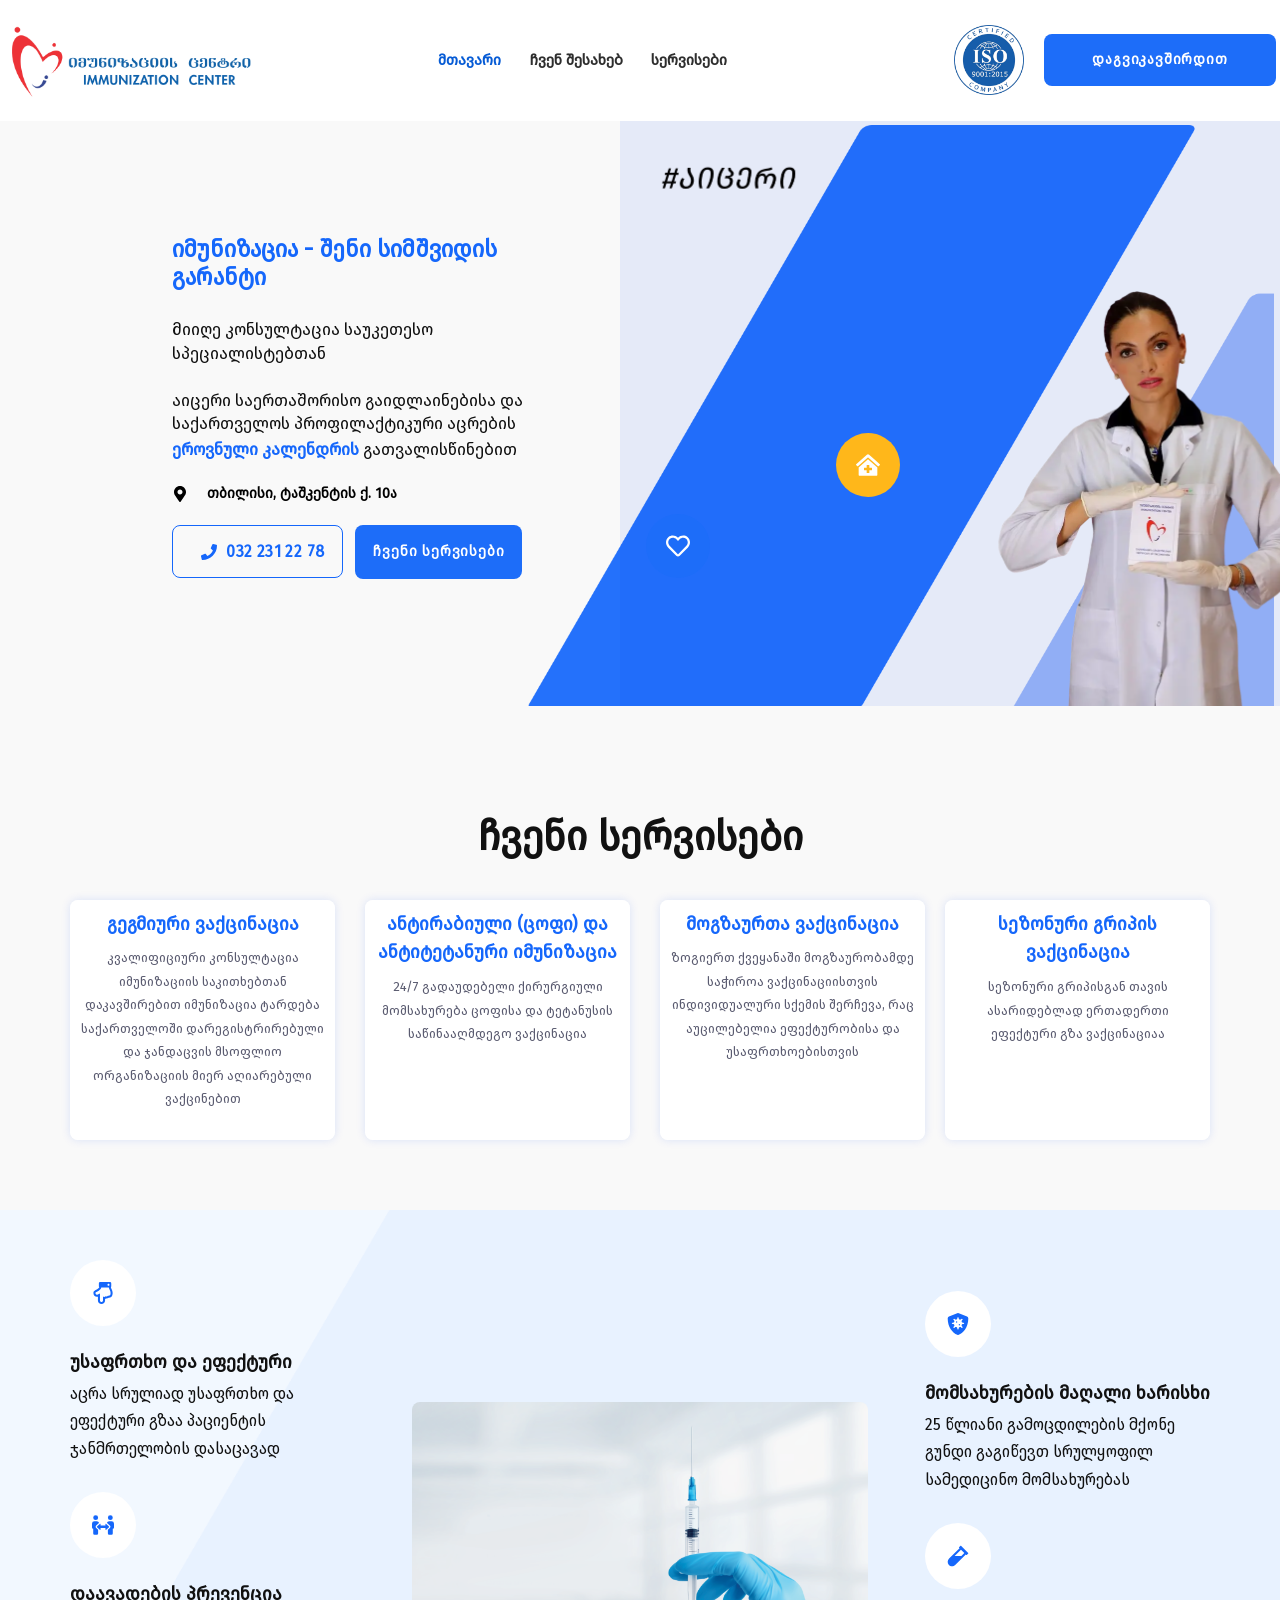
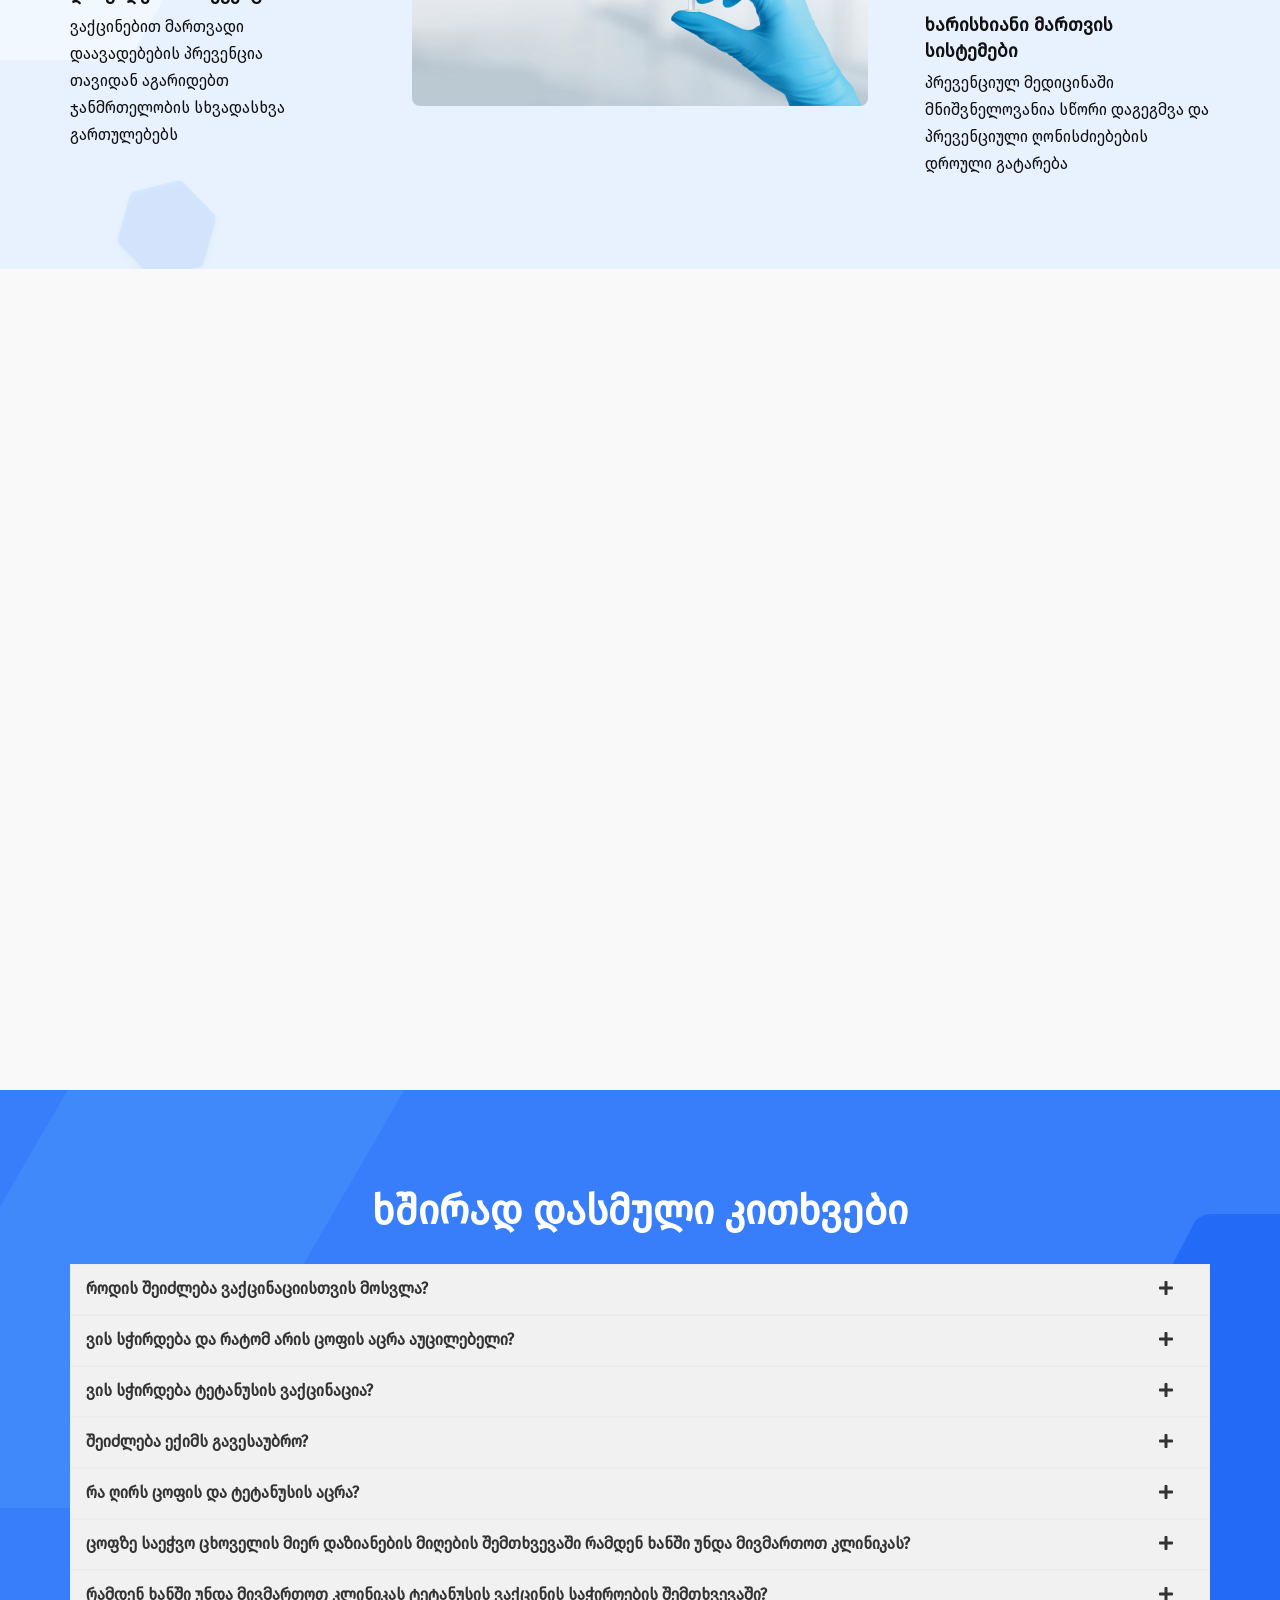
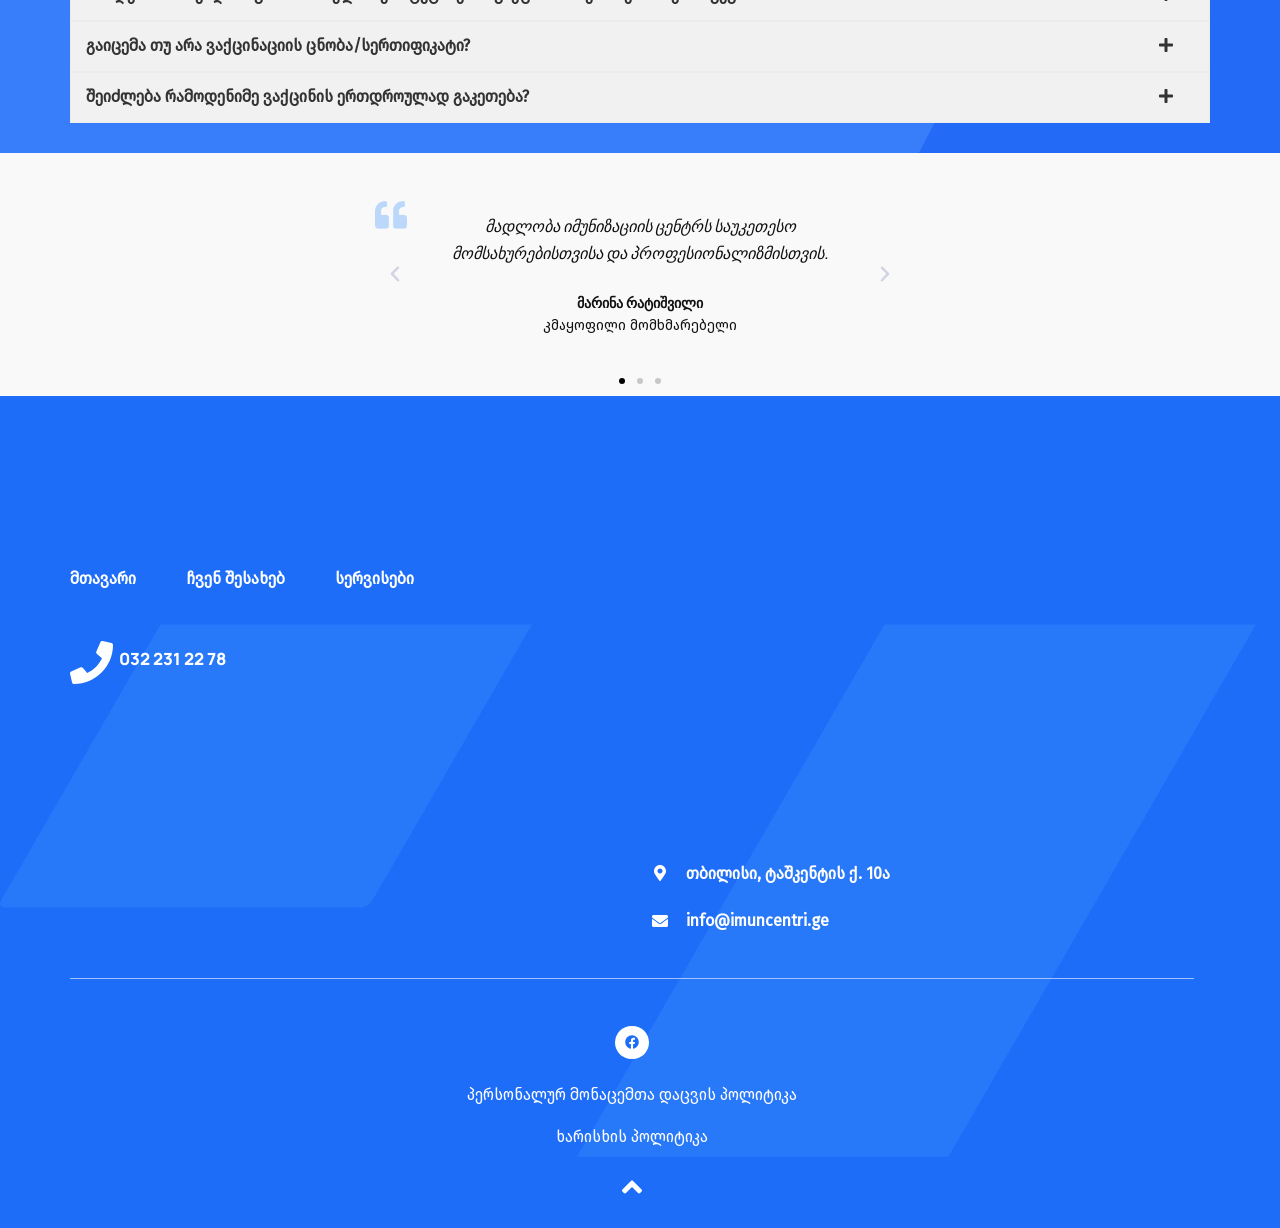
<file: index.html>
<!DOCTYPE html>
<html lang="ka">
<head>
	<meta charset="UTF-8">
			<title>იმუნიზაციის ცენტრი</title>
		<meta name="viewport" content="width=device-width, initial-scale=1" />
<meta name='robots' content='max-image-preview:large' />
<title>იმუნიზაციის ცენტრი</title>
<style id="wp-img-auto-sizes-contain-inline-css">
img:is([sizes=auto i],[sizes^="auto," i]){contain-intrinsic-size:3000px 1500px}
/*# sourceURL=wp-img-auto-sizes-contain-inline-css */
</style>
<style id="wp-emoji-styles-inline-css">

	img.wp-smiley, img.emoji {
		display: inline !important;
		border: none !important;
		box-shadow: none !important;
		height: 1em !important;
		width: 1em !important;
		margin: 0 0.07em !important;
		vertical-align: -0.1em !important;
		background: none !important;
		padding: 0 !important;
	}
/*# sourceURL=wp-emoji-styles-inline-css */
</style>
<style id="wp-block-library-inline-css">
:root{--wp-block-synced-color:#7a00df;--wp-block-synced-color--rgb:122,0,223;--wp-bound-block-color:var(--wp-block-synced-color);--wp-editor-canvas-background:#ddd;--wp-admin-theme-color:#007cba;--wp-admin-theme-color--rgb:0,124,186;--wp-admin-theme-color-darker-10:#006ba1;--wp-admin-theme-color-darker-10--rgb:0,107,160.5;--wp-admin-theme-color-darker-20:#005a87;--wp-admin-theme-color-darker-20--rgb:0,90,135;--wp-admin-border-width-focus:2px}@media (min-resolution:192dpi){:root{--wp-admin-border-width-focus:1.5px}}.wp-element-button{cursor:pointer}:root .has-very-light-gray-background-color{background-color:#eee}:root .has-very-dark-gray-background-color{background-color:#313131}:root .has-very-light-gray-color{color:#eee}:root .has-very-dark-gray-color{color:#313131}:root .has-vivid-green-cyan-to-vivid-cyan-blue-gradient-background{background:linear-gradient(135deg,#00d084,#0693e3)}:root .has-purple-crush-gradient-background{background:linear-gradient(135deg,#34e2e4,#4721fb 50%,#ab1dfe)}:root .has-hazy-dawn-gradient-background{background:linear-gradient(135deg,#faaca8,#dad0ec)}:root .has-subdued-olive-gradient-background{background:linear-gradient(135deg,#fafae1,#67a671)}:root .has-atomic-cream-gradient-background{background:linear-gradient(135deg,#fdd79a,#004a59)}:root .has-nightshade-gradient-background{background:linear-gradient(135deg,#330968,#31cdcf)}:root .has-midnight-gradient-background{background:linear-gradient(135deg,#020381,#2874fc)}:root{--wp--preset--font-size--normal:16px;--wp--preset--font-size--huge:42px}.has-regular-font-size{font-size:1em}.has-larger-font-size{font-size:2.625em}.has-normal-font-size{font-size:var(--wp--preset--font-size--normal)}.has-huge-font-size{font-size:var(--wp--preset--font-size--huge)}:root .has-text-align-center{text-align:center}:root .has-text-align-left{text-align:left}:root .has-text-align-right{text-align:right}.has-fit-text{white-space:nowrap!important}#end-resizable-editor-section{display:none}.aligncenter{clear:both}.items-justified-left{justify-content:flex-start}.items-justified-center{justify-content:center}.items-justified-right{justify-content:flex-end}.items-justified-space-between{justify-content:space-between}.screen-reader-text{word-wrap:normal!important;border:0;clip-path:inset(50%);height:1px;margin:-1px;overflow:hidden;padding:0;position:absolute;width:1px;word-break:normal!important}.screen-reader-text:focus{background-color:#ddd;clip-path:none;color:#444;display:block;font-size:1em;height:auto;left:5px;line-height:normal;padding:15px 23px 14px;text-decoration:none;top:5px;width:auto;z-index:100000}html :where(.has-border-color){border-style:solid}html :where([style^=border-color],[style*=";border-color"],[style*="; border-color"]){border-style:solid}html :where([style^=border-top-color],[style*=";border-top-color"],[style*="; border-top-color"]){border-top-style:solid}html :where([style^=border-right-color],[style*=";border-right-color"],[style*="; border-right-color"]){border-right-style:solid}html :where([style^=border-bottom-color],[style*=";border-bottom-color"],[style*="; border-bottom-color"]){border-bottom-style:solid}html :where([style^=border-left-color],[style*=";border-left-color"],[style*="; border-left-color"]){border-left-style:solid}html :where([style^=border-width],[style*=";border-width"],[style*="; border-width"]){border-style:solid}html :where([style^=border-top-width],[style*=";border-top-width"],[style*="; border-top-width"]){border-top-style:solid}html :where([style^=border-right-width],[style*=";border-right-width"],[style*="; border-right-width"]){border-right-style:solid}html :where([style^=border-bottom-width],[style*=";border-bottom-width"],[style*="; border-bottom-width"]){border-bottom-style:solid}html :where([style^=border-left-width],[style*=";border-left-width"],[style*="; border-left-width"]){border-left-style:solid}html :where(img[class*=wp-image-]){height:auto;max-width:100%}:where(figure){margin:0 0 1em}html :where(.is-position-sticky){--wp-admin--admin-bar--position-offset:var(--wp-admin--admin-bar--height,0px)}@media screen and (max-width:600px){html :where(.is-position-sticky){--wp-admin--admin-bar--position-offset:0px}}
/*# sourceURL=/wp-includes/css/dist/block-library/common.min.css */
</style>
<style id="global-styles-inline-css">
:root{--wp--preset--aspect-ratio--square: 1;--wp--preset--aspect-ratio--4-3: 4/3;--wp--preset--aspect-ratio--3-4: 3/4;--wp--preset--aspect-ratio--3-2: 3/2;--wp--preset--aspect-ratio--2-3: 2/3;--wp--preset--aspect-ratio--16-9: 16/9;--wp--preset--aspect-ratio--9-16: 9/16;--wp--preset--color--black: #000000;--wp--preset--color--cyan-bluish-gray: #abb8c3;--wp--preset--color--white: #ffffff;--wp--preset--color--pale-pink: #f78da7;--wp--preset--color--vivid-red: #cf2e2e;--wp--preset--color--luminous-vivid-orange: #ff6900;--wp--preset--color--luminous-vivid-amber: #fcb900;--wp--preset--color--light-green-cyan: #7bdcb5;--wp--preset--color--vivid-green-cyan: #00d084;--wp--preset--color--pale-cyan-blue: #8ed1fc;--wp--preset--color--vivid-cyan-blue: #0693e3;--wp--preset--color--vivid-purple: #9b51e0;--wp--preset--color--base: #f9f9f9;--wp--preset--color--base-2: #ffffff;--wp--preset--color--contrast: #111111;--wp--preset--color--contrast-2: #636363;--wp--preset--color--contrast-3: #A4A4A4;--wp--preset--color--accent: #cfcabe;--wp--preset--color--accent-2: #c2a990;--wp--preset--color--accent-3: #d8613c;--wp--preset--color--accent-4: #b1c5a4;--wp--preset--color--accent-5: #b5bdbc;--wp--preset--gradient--vivid-cyan-blue-to-vivid-purple: linear-gradient(135deg,rgb(6,147,227) 0%,rgb(155,81,224) 100%);--wp--preset--gradient--light-green-cyan-to-vivid-green-cyan: linear-gradient(135deg,rgb(122,220,180) 0%,rgb(0,208,130) 100%);--wp--preset--gradient--luminous-vivid-amber-to-luminous-vivid-orange: linear-gradient(135deg,rgb(252,185,0) 0%,rgb(255,105,0) 100%);--wp--preset--gradient--luminous-vivid-orange-to-vivid-red: linear-gradient(135deg,rgb(255,105,0) 0%,rgb(207,46,46) 100%);--wp--preset--gradient--very-light-gray-to-cyan-bluish-gray: linear-gradient(135deg,rgb(238,238,238) 0%,rgb(169,184,195) 100%);--wp--preset--gradient--cool-to-warm-spectrum: linear-gradient(135deg,rgb(74,234,220) 0%,rgb(151,120,209) 20%,rgb(207,42,186) 40%,rgb(238,44,130) 60%,rgb(251,105,98) 80%,rgb(254,248,76) 100%);--wp--preset--gradient--blush-light-purple: linear-gradient(135deg,rgb(255,206,236) 0%,rgb(152,150,240) 100%);--wp--preset--gradient--blush-bordeaux: linear-gradient(135deg,rgb(254,205,165) 0%,rgb(254,45,45) 50%,rgb(107,0,62) 100%);--wp--preset--gradient--luminous-dusk: linear-gradient(135deg,rgb(255,203,112) 0%,rgb(199,81,192) 50%,rgb(65,88,208) 100%);--wp--preset--gradient--pale-ocean: linear-gradient(135deg,rgb(255,245,203) 0%,rgb(182,227,212) 50%,rgb(51,167,181) 100%);--wp--preset--gradient--electric-grass: linear-gradient(135deg,rgb(202,248,128) 0%,rgb(113,206,126) 100%);--wp--preset--gradient--midnight: linear-gradient(135deg,rgb(2,3,129) 0%,rgb(40,116,252) 100%);--wp--preset--gradient--gradient-1: linear-gradient(to bottom, #cfcabe 0%, #F9F9F9 100%);--wp--preset--gradient--gradient-2: linear-gradient(to bottom, #C2A990 0%, #F9F9F9 100%);--wp--preset--gradient--gradient-3: linear-gradient(to bottom, #D8613C 0%, #F9F9F9 100%);--wp--preset--gradient--gradient-4: linear-gradient(to bottom, #B1C5A4 0%, #F9F9F9 100%);--wp--preset--gradient--gradient-5: linear-gradient(to bottom, #B5BDBC 0%, #F9F9F9 100%);--wp--preset--gradient--gradient-6: linear-gradient(to bottom, #A4A4A4 0%, #F9F9F9 100%);--wp--preset--gradient--gradient-7: linear-gradient(to bottom, #cfcabe 50%, #F9F9F9 50%);--wp--preset--gradient--gradient-8: linear-gradient(to bottom, #C2A990 50%, #F9F9F9 50%);--wp--preset--gradient--gradient-9: linear-gradient(to bottom, #D8613C 50%, #F9F9F9 50%);--wp--preset--gradient--gradient-10: linear-gradient(to bottom, #B1C5A4 50%, #F9F9F9 50%);--wp--preset--gradient--gradient-11: linear-gradient(to bottom, #B5BDBC 50%, #F9F9F9 50%);--wp--preset--gradient--gradient-12: linear-gradient(to bottom, #A4A4A4 50%, #F9F9F9 50%);--wp--preset--font-size--small: 0.9rem;--wp--preset--font-size--medium: 1.05rem;--wp--preset--font-size--large: clamp(1.39rem, 1.39rem + ((1vw - 0.2rem) * 0.767), 1.85rem);--wp--preset--font-size--x-large: clamp(1.85rem, 1.85rem + ((1vw - 0.2rem) * 1.083), 2.5rem);--wp--preset--font-size--xx-large: clamp(2.5rem, 2.5rem + ((1vw - 0.2rem) * 1.283), 3.27rem);--wp--preset--font-family--body: "Inter", sans-serif;--wp--preset--font-family--heading: Cardo;--wp--preset--font-family--system-sans-serif: -apple-system, BlinkMacSystemFont, avenir next, avenir, segoe ui, helvetica neue, helvetica, Cantarell, Ubuntu, roboto, noto, arial, sans-serif;--wp--preset--font-family--system-serif: Iowan Old Style, Apple Garamond, Baskerville, Times New Roman, Droid Serif, Times, Source Serif Pro, serif, Apple Color Emoji, Segoe UI Emoji, Segoe UI Symbol;--wp--preset--font-family--firago: firago;--wp--preset--spacing--20: min(1.5rem, 2vw);--wp--preset--spacing--30: min(2.5rem, 3vw);--wp--preset--spacing--40: min(4rem, 5vw);--wp--preset--spacing--50: min(6.5rem, 8vw);--wp--preset--spacing--60: min(10.5rem, 13vw);--wp--preset--spacing--70: 3.38rem;--wp--preset--spacing--80: 5.06rem;--wp--preset--spacing--10: 1rem;--wp--preset--shadow--natural: 6px 6px 9px rgba(0, 0, 0, 0.2);--wp--preset--shadow--deep: 12px 12px 50px rgba(0, 0, 0, 0.4);--wp--preset--shadow--sharp: 6px 6px 0px rgba(0, 0, 0, 0.2);--wp--preset--shadow--outlined: 6px 6px 0px -3px rgb(255, 255, 255), 6px 6px rgb(0, 0, 0);--wp--preset--shadow--crisp: 6px 6px 0px rgb(0, 0, 0);}.wp-block-button{--wp--preset--dimension--25: 25%;--wp--preset--dimension--50: 50%;--wp--preset--dimension--75: 75%;--wp--preset--dimension--100: 100%;}:root { --wp--style--global--content-size: 620px;--wp--style--global--wide-size: 1280px; }:where(body) { margin: 0; }.wp-site-blocks { padding-top: var(--wp--style--root--padding-top); padding-bottom: var(--wp--style--root--padding-bottom); }.has-global-padding { padding-right: var(--wp--style--root--padding-right); padding-left: var(--wp--style--root--padding-left); }.has-global-padding > .alignfull { margin-right: calc(var(--wp--style--root--padding-right) * -1); margin-left: calc(var(--wp--style--root--padding-left) * -1); }.has-global-padding :where(:not(.alignfull.is-layout-flow) > .has-global-padding:not(.wp-block-block, .alignfull)) { padding-right: 0; padding-left: 0; }.has-global-padding :where(:not(.alignfull.is-layout-flow) > .has-global-padding:not(.wp-block-block, .alignfull)) > .alignfull { margin-left: 0; margin-right: 0; }.wp-site-blocks > .alignleft { float: left; margin-right: 2em; }.wp-site-blocks > .alignright { float: right; margin-left: 2em; }.wp-site-blocks > .aligncenter { justify-content: center; margin-left: auto; margin-right: auto; }:where(.wp-site-blocks) > * { margin-block-start: 1.2rem; margin-block-end: 0; }:where(.wp-site-blocks) > :first-child { margin-block-start: 0; }:where(.wp-site-blocks) > :last-child { margin-block-end: 0; }:root { --wp--style--block-gap: 1.2rem; }:root :where(.is-layout-flow) > :first-child{margin-block-start: 0;}:root :where(.is-layout-flow) > :last-child{margin-block-end: 0;}:root :where(.is-layout-flow) > *{margin-block-start: 1.2rem;margin-block-end: 0;}:root :where(.is-layout-constrained) > :first-child{margin-block-start: 0;}:root :where(.is-layout-constrained) > :last-child{margin-block-end: 0;}:root :where(.is-layout-constrained) > *{margin-block-start: 1.2rem;margin-block-end: 0;}:root :where(.is-layout-flex){gap: 1.2rem;}:root :where(.is-layout-grid){gap: 1.2rem;}.is-layout-flow > .alignleft{float: left;margin-inline-start: 0;margin-inline-end: 2em;}.is-layout-flow > .alignright{float: right;margin-inline-start: 2em;margin-inline-end: 0;}.is-layout-flow > .aligncenter{margin-left: auto !important;margin-right: auto !important;}.is-layout-constrained > .alignleft{float: left;margin-inline-start: 0;margin-inline-end: 2em;}.is-layout-constrained > .alignright{float: right;margin-inline-start: 2em;margin-inline-end: 0;}.is-layout-constrained > .aligncenter{margin-left: auto !important;margin-right: auto !important;}.is-layout-constrained > :where(:not(.alignleft):not(.alignright):not(.alignfull)){max-width: var(--wp--style--global--content-size);margin-left: auto !important;margin-right: auto !important;}.is-layout-constrained > .alignwide{max-width: var(--wp--style--global--wide-size);}body .is-layout-flex{display: flex;}.is-layout-flex{flex-wrap: wrap;align-items: center;}.is-layout-flex > :is(*, div){margin: 0;}body .is-layout-grid{display: grid;}.is-layout-grid > :is(*, div){margin: 0;}body{background-color: var(--wp--preset--color--base);color: var(--wp--preset--color--contrast);font-family: var(--wp--preset--font-family--body);font-size: var(--wp--preset--font-size--medium);font-style: normal;font-weight: 400;line-height: 1.55;--wp--style--root--padding-top: 0px;--wp--style--root--padding-right: var(--wp--preset--spacing--50);--wp--style--root--padding-bottom: 0px;--wp--style--root--padding-left: var(--wp--preset--spacing--50);}a:where(:not(.wp-element-button)){color: var(--wp--preset--color--contrast);}:root :where(a:where(:not(.wp-element-button)):hover){text-decoration: none;}h1, h2, h3, h4, h5, h6{color: var(--wp--preset--color--contrast);font-family: var(--wp--preset--font-family--heading);font-weight: 400;line-height: 1.2;}h1{font-size: var(--wp--preset--font-size--xx-large);line-height: 1.15;}h2{font-size: var(--wp--preset--font-size--x-large);}h3{font-size: var(--wp--preset--font-size--large);}h4{font-size: clamp(1.1rem, 1.1rem + ((1vw - 0.2rem) * 0.767), 1.5rem);}h5{font-size: var(--wp--preset--font-size--medium);}h6{font-size: var(--wp--preset--font-size--small);}:root :where(.wp-element-button, .wp-block-button__link){background-color: var(--wp--preset--color--contrast);border-radius: .33rem;border-color: var(--wp--preset--color--contrast);border-width: 0;color: var(--wp--preset--color--base);font-family: inherit;font-size: var(--wp--preset--font-size--small);font-style: normal;font-weight: 500;letter-spacing: inherit;line-height: inherit;padding-top: 0.6rem;padding-right: 1rem;padding-bottom: 0.6rem;padding-left: 1rem;text-decoration: none;text-transform: inherit;}:root :where(.wp-element-button:hover, .wp-block-button__link:hover){background-color: var(--wp--preset--color--contrast-2);border-color: var(--wp--preset--color--contrast-2);color: var(--wp--preset--color--base);}:root :where(.wp-element-button:focus, .wp-block-button__link:focus){background-color: var(--wp--preset--color--contrast-2);border-color: var(--wp--preset--color--contrast-2);color: var(--wp--preset--color--base);outline-color: var(--wp--preset--color--contrast);outline-offset: 2px;}:root :where(.wp-element-button:active, .wp-block-button__link:active){background-color: var(--wp--preset--color--contrast);color: var(--wp--preset--color--base);}:root :where(.wp-element-caption, .wp-block-audio figcaption, .wp-block-embed figcaption, .wp-block-gallery figcaption, .wp-block-image figcaption, .wp-block-table figcaption, .wp-block-video figcaption){color: var(--wp--preset--color--contrast-2);font-family: var(--wp--preset--font-family--body);font-size: 0.8rem;}.has-black-color{color: var(--wp--preset--color--black) !important;}.has-cyan-bluish-gray-color{color: var(--wp--preset--color--cyan-bluish-gray) !important;}.has-white-color{color: var(--wp--preset--color--white) !important;}.has-pale-pink-color{color: var(--wp--preset--color--pale-pink) !important;}.has-vivid-red-color{color: var(--wp--preset--color--vivid-red) !important;}.has-luminous-vivid-orange-color{color: var(--wp--preset--color--luminous-vivid-orange) !important;}.has-luminous-vivid-amber-color{color: var(--wp--preset--color--luminous-vivid-amber) !important;}.has-light-green-cyan-color{color: var(--wp--preset--color--light-green-cyan) !important;}.has-vivid-green-cyan-color{color: var(--wp--preset--color--vivid-green-cyan) !important;}.has-pale-cyan-blue-color{color: var(--wp--preset--color--pale-cyan-blue) !important;}.has-vivid-cyan-blue-color{color: var(--wp--preset--color--vivid-cyan-blue) !important;}.has-vivid-purple-color{color: var(--wp--preset--color--vivid-purple) !important;}.has-base-color{color: var(--wp--preset--color--base) !important;}.has-base-2-color{color: var(--wp--preset--color--base-2) !important;}.has-contrast-color{color: var(--wp--preset--color--contrast) !important;}.has-contrast-2-color{color: var(--wp--preset--color--contrast-2) !important;}.has-contrast-3-color{color: var(--wp--preset--color--contrast-3) !important;}.has-accent-color{color: var(--wp--preset--color--accent) !important;}.has-accent-2-color{color: var(--wp--preset--color--accent-2) !important;}.has-accent-3-color{color: var(--wp--preset--color--accent-3) !important;}.has-accent-4-color{color: var(--wp--preset--color--accent-4) !important;}.has-accent-5-color{color: var(--wp--preset--color--accent-5) !important;}.has-black-background-color{background-color: var(--wp--preset--color--black) !important;}.has-cyan-bluish-gray-background-color{background-color: var(--wp--preset--color--cyan-bluish-gray) !important;}.has-white-background-color{background-color: var(--wp--preset--color--white) !important;}.has-pale-pink-background-color{background-color: var(--wp--preset--color--pale-pink) !important;}.has-vivid-red-background-color{background-color: var(--wp--preset--color--vivid-red) !important;}.has-luminous-vivid-orange-background-color{background-color: var(--wp--preset--color--luminous-vivid-orange) !important;}.has-luminous-vivid-amber-background-color{background-color: var(--wp--preset--color--luminous-vivid-amber) !important;}.has-light-green-cyan-background-color{background-color: var(--wp--preset--color--light-green-cyan) !important;}.has-vivid-green-cyan-background-color{background-color: var(--wp--preset--color--vivid-green-cyan) !important;}.has-pale-cyan-blue-background-color{background-color: var(--wp--preset--color--pale-cyan-blue) !important;}.has-vivid-cyan-blue-background-color{background-color: var(--wp--preset--color--vivid-cyan-blue) !important;}.has-vivid-purple-background-color{background-color: var(--wp--preset--color--vivid-purple) !important;}.has-base-background-color{background-color: var(--wp--preset--color--base) !important;}.has-base-2-background-color{background-color: var(--wp--preset--color--base-2) !important;}.has-contrast-background-color{background-color: var(--wp--preset--color--contrast) !important;}.has-contrast-2-background-color{background-color: var(--wp--preset--color--contrast-2) !important;}.has-contrast-3-background-color{background-color: var(--wp--preset--color--contrast-3) !important;}.has-accent-background-color{background-color: var(--wp--preset--color--accent) !important;}.has-accent-2-background-color{background-color: var(--wp--preset--color--accent-2) !important;}.has-accent-3-background-color{background-color: var(--wp--preset--color--accent-3) !important;}.has-accent-4-background-color{background-color: var(--wp--preset--color--accent-4) !important;}.has-accent-5-background-color{background-color: var(--wp--preset--color--accent-5) !important;}.has-black-border-color{border-color: var(--wp--preset--color--black) !important;}.has-cyan-bluish-gray-border-color{border-color: var(--wp--preset--color--cyan-bluish-gray) !important;}.has-white-border-color{border-color: var(--wp--preset--color--white) !important;}.has-pale-pink-border-color{border-color: var(--wp--preset--color--pale-pink) !important;}.has-vivid-red-border-color{border-color: var(--wp--preset--color--vivid-red) !important;}.has-luminous-vivid-orange-border-color{border-color: var(--wp--preset--color--luminous-vivid-orange) !important;}.has-luminous-vivid-amber-border-color{border-color: var(--wp--preset--color--luminous-vivid-amber) !important;}.has-light-green-cyan-border-color{border-color: var(--wp--preset--color--light-green-cyan) !important;}.has-vivid-green-cyan-border-color{border-color: var(--wp--preset--color--vivid-green-cyan) !important;}.has-pale-cyan-blue-border-color{border-color: var(--wp--preset--color--pale-cyan-blue) !important;}.has-vivid-cyan-blue-border-color{border-color: var(--wp--preset--color--vivid-cyan-blue) !important;}.has-vivid-purple-border-color{border-color: var(--wp--preset--color--vivid-purple) !important;}.has-base-border-color{border-color: var(--wp--preset--color--base) !important;}.has-base-2-border-color{border-color: var(--wp--preset--color--base-2) !important;}.has-contrast-border-color{border-color: var(--wp--preset--color--contrast) !important;}.has-contrast-2-border-color{border-color: var(--wp--preset--color--contrast-2) !important;}.has-contrast-3-border-color{border-color: var(--wp--preset--color--contrast-3) !important;}.has-accent-border-color{border-color: var(--wp--preset--color--accent) !important;}.has-accent-2-border-color{border-color: var(--wp--preset--color--accent-2) !important;}.has-accent-3-border-color{border-color: var(--wp--preset--color--accent-3) !important;}.has-accent-4-border-color{border-color: var(--wp--preset--color--accent-4) !important;}.has-accent-5-border-color{border-color: var(--wp--preset--color--accent-5) !important;}.has-vivid-cyan-blue-to-vivid-purple-gradient-background{background: var(--wp--preset--gradient--vivid-cyan-blue-to-vivid-purple) !important;}.has-light-green-cyan-to-vivid-green-cyan-gradient-background{background: var(--wp--preset--gradient--light-green-cyan-to-vivid-green-cyan) !important;}.has-luminous-vivid-amber-to-luminous-vivid-orange-gradient-background{background: var(--wp--preset--gradient--luminous-vivid-amber-to-luminous-vivid-orange) !important;}.has-luminous-vivid-orange-to-vivid-red-gradient-background{background: var(--wp--preset--gradient--luminous-vivid-orange-to-vivid-red) !important;}.has-very-light-gray-to-cyan-bluish-gray-gradient-background{background: var(--wp--preset--gradient--very-light-gray-to-cyan-bluish-gray) !important;}.has-cool-to-warm-spectrum-gradient-background{background: var(--wp--preset--gradient--cool-to-warm-spectrum) !important;}.has-blush-light-purple-gradient-background{background: var(--wp--preset--gradient--blush-light-purple) !important;}.has-blush-bordeaux-gradient-background{background: var(--wp--preset--gradient--blush-bordeaux) !important;}.has-luminous-dusk-gradient-background{background: var(--wp--preset--gradient--luminous-dusk) !important;}.has-pale-ocean-gradient-background{background: var(--wp--preset--gradient--pale-ocean) !important;}.has-electric-grass-gradient-background{background: var(--wp--preset--gradient--electric-grass) !important;}.has-midnight-gradient-background{background: var(--wp--preset--gradient--midnight) !important;}.has-gradient-1-gradient-background{background: var(--wp--preset--gradient--gradient-1) !important;}.has-gradient-2-gradient-background{background: var(--wp--preset--gradient--gradient-2) !important;}.has-gradient-3-gradient-background{background: var(--wp--preset--gradient--gradient-3) !important;}.has-gradient-4-gradient-background{background: var(--wp--preset--gradient--gradient-4) !important;}.has-gradient-5-gradient-background{background: var(--wp--preset--gradient--gradient-5) !important;}.has-gradient-6-gradient-background{background: var(--wp--preset--gradient--gradient-6) !important;}.has-gradient-7-gradient-background{background: var(--wp--preset--gradient--gradient-7) !important;}.has-gradient-8-gradient-background{background: var(--wp--preset--gradient--gradient-8) !important;}.has-gradient-9-gradient-background{background: var(--wp--preset--gradient--gradient-9) !important;}.has-gradient-10-gradient-background{background: var(--wp--preset--gradient--gradient-10) !important;}.has-gradient-11-gradient-background{background: var(--wp--preset--gradient--gradient-11) !important;}.has-gradient-12-gradient-background{background: var(--wp--preset--gradient--gradient-12) !important;}.has-small-font-size{font-size: var(--wp--preset--font-size--small) !important;}.has-medium-font-size{font-size: var(--wp--preset--font-size--medium) !important;}.has-large-font-size{font-size: var(--wp--preset--font-size--large) !important;}.has-x-large-font-size{font-size: var(--wp--preset--font-size--x-large) !important;}.has-xx-large-font-size{font-size: var(--wp--preset--font-size--xx-large) !important;}.has-body-font-family{font-family: var(--wp--preset--font-family--body) !important;}.has-heading-font-family{font-family: var(--wp--preset--font-family--heading) !important;}.has-system-sans-serif-font-family{font-family: var(--wp--preset--font-family--system-sans-serif) !important;}.has-system-serif-font-family{font-family: var(--wp--preset--font-family--system-serif) !important;}.has-firago-font-family{font-family: var(--wp--preset--font-family--firago) !important;}:where(.wp-site-blocks *:focus){outline-width:2px;outline-style:solid}
/*# sourceURL=global-styles-inline-css */
</style>
<style id="wp-block-template-skip-link-inline-css">
/*! This file is auto-generated */
.skip-link.screen-reader-text{border:0;clip-path:inset(50%);height:1px;margin:-1px;overflow:hidden;padding:0;position:absolute!important;width:1px;word-wrap:normal!important;word-break:normal!important}.skip-link.screen-reader-text:focus{background-color:#eee;clip-path:none;color:#444;display:block;font-size:1em;height:auto;left:5px;line-height:normal;padding:15px 23px 14px;text-decoration:none;top:5px;width:auto;z-index:100000}
/*# sourceURL=/wp-includes/css/wp-block-template-skip-link.min.css */
</style>
<link rel='stylesheet' id='uaf_client_css-css' href='wp-content/uploads/useanyfont/uaf.css' media='all' />
<link rel='stylesheet' id='hfe-style-css' href='wp-content/plugins/header-footer-elementor/assets/css/header-footer-elementor.css' media='all' />
<link rel='stylesheet' id='elementor-frontend-css' href='wp-content/plugins/elementor/assets/css/frontend-lite.min.css' media='all' />
<link rel='stylesheet' id='eael-general-css' href='wp-content/plugins/essential-addons-for-elementor-lite/assets/front-end/css/view/general.min.css' media='all' />
<link rel='stylesheet' id='eael-55-css' href='wp-content/uploads/essential-addons-elementor/eael-55.css' media='all' />
<link rel='stylesheet' id='swiper-css' href='wp-content/plugins/elementor/assets/lib/swiper/v8/css/swiper.min.css' media='all' />
<link rel='stylesheet' id='elementor-post-98-css' href='wp-content/uploads/elementor/css/post-98.css' media='all' />
<link rel='stylesheet' id='elementor-pro-css' href='wp-content/plugins/elementor-pro/assets/css/frontend-lite.min.css' media='all' />
<link rel='stylesheet' id='jet-sticky-frontend-css' href='wp-content/plugins/jetsticky-for-elementor/assets/css/jet-sticky-frontend.css' media='all' />
<link rel='stylesheet' id='elementor-post-55-css' href='wp-content/uploads/elementor/css/post-55.css' media='all' />
<link rel='stylesheet' id='hfe-widgets-style-css' href='wp-content/plugins/header-footer-elementor/inc/widgets-css/frontend.css' media='all' />
<link rel='stylesheet' id='elementor-post-348-css' href='wp-content/uploads/elementor/css/post-348.css' media='all' />
<link rel='stylesheet' id='elementor-post-356-css' href='wp-content/uploads/elementor/css/post-356.css' media='all' />
<link rel='stylesheet' id='google-fonts-1-css' href='https://fonts.googleapis.com/css?family=Manrope:100,100italic,200,200italic,300,300italic,400,400italic,500,500italic,600,600italic,700,700italic,800,800italic,900,900italic&#038;display=swap&#038;ver=7.1' media='all' />
<link rel="preconnect" href="https://fonts.gstatic.com/" crossorigin><script id="jquery-core-js" src="wp-includes/js/jquery/jquery.min.js"></script>
<script id="jquery-migrate-js" src="wp-includes/js/jquery/jquery-migrate.min.js"></script>
<link rel="canonical" href="index.html" />
			<style>
				.e-con.e-parent:nth-of-type(n+4):not(.e-lazyloaded):not(.e-no-lazyload),
				.e-con.e-parent:nth-of-type(n+4):not(.e-lazyloaded):not(.e-no-lazyload) * {
					background-image: none !important;
				}
				@media screen and (max-height: 1024px) {
					.e-con.e-parent:nth-of-type(n+3):not(.e-lazyloaded):not(.e-no-lazyload),
					.e-con.e-parent:nth-of-type(n+3):not(.e-lazyloaded):not(.e-no-lazyload) * {
						background-image: none !important;
					}
				}
				@media screen and (max-height: 640px) {
					.e-con.e-parent:nth-of-type(n+2):not(.e-lazyloaded):not(.e-no-lazyload),
					.e-con.e-parent:nth-of-type(n+2):not(.e-lazyloaded):not(.e-no-lazyload) * {
						background-image: none !important;
					}
				}
			</style>
			<style class="wp-fonts-local">
@font-face{font-family:Inter;font-style:normal;font-weight:300 900;font-display:fallback;src:url('wp-content/themes/twentytwentyfour/assets/fonts/inter/Inter-VariableFont_slnt,wght.woff2') format('woff2');font-stretch:normal;}
@font-face{font-family:Cardo;font-style:normal;font-weight:400;font-display:fallback;src:url('wp-content/themes/twentytwentyfour/assets/fonts/cardo/cardo_normal_400.woff2') format('woff2');}
@font-face{font-family:Cardo;font-style:italic;font-weight:400;font-display:fallback;src:url('wp-content/themes/twentytwentyfour/assets/fonts/cardo/cardo_italic_400.woff2') format('woff2');}
@font-face{font-family:Cardo;font-style:normal;font-weight:700;font-display:fallback;src:url('wp-content/themes/twentytwentyfour/assets/fonts/cardo/cardo_normal_700.woff2') format('woff2');}
@font-face{font-family:firago;font-style:normal;font-weight:400;font-display:fallback;src:url('wp-content/uploads/useanyfont/14firago.woff2') format('woff2');}
</style>
<link rel="icon" href="wp-content/uploads/2024/05/logo-e1741616847958-150x150.png" sizes="32x32" />
<link rel="icon" href="wp-content/uploads/2024/05/logo-e1741616847958.png" sizes="192x192" />
<link rel="apple-touch-icon" href="wp-content/uploads/2024/05/logo-e1741616847958.png" />
<meta name="msapplication-TileImage" content="wp-content/uploads/2024/05/logo-e1741616847958.png" />
	<meta name="viewport" content="width=device-width, initial-scale=1.0, viewport-fit=cover" /><link rel="stylesheet" href="assets/site.css"><script src="assets/site.js" defer></script></head>
<body class="home wp-singular page-template page-template-elementor_canvas page page-id-55 wp-custom-logo wp-embed-responsive wp-theme-twentytwentyfour ehf-header ehf-footer ehf-template-twentytwentyfour ehf-stylesheet-twentytwentyfour elementor-default elementor-template-canvas elementor-kit-98 elementor-page elementor-page-55"><a class="ic-skip-link" href="#ic-main">მთავარ შიგთავსზე გადასვლა</a>
			<header id="masthead" itemscope="itemscope" itemtype="https://schema.org/WPHeader">
			<p class="main-title bhf-hidden" itemprop="headline"><a href="index.html" title="იმუნიზაციის ცენტრი" rel="home">იმუნიზაციის ცენტრი</a></p>
					<div data-elementor-type="wp-post" data-elementor-id="348" class="elementor elementor-348" data-elementor-post-type="elementor-hf">
						<section class="elementor-section elementor-top-section elementor-element elementor-element-63ba34b elementor-hidden-desktop elementor-hidden-tablet elementor-hidden-mobile elementor-section-boxed elementor-section-height-default elementor-section-height-default" data-id="63ba34b" data-element_type="section" data-settings="{&quot;background_background&quot;:&quot;classic&quot;}">
						<div class="elementor-container elementor-column-gap-no">
					<div class="elementor-column elementor-col-50 elementor-top-column elementor-element elementor-element-bdf1024" data-id="bdf1024" data-element_type="column">
			<div class="elementor-widget-wrap elementor-element-populated">
						<div class="elementor-element elementor-element-764706e e-grid-align-left e-grid-align-mobile-center e-grid-align-tablet-center elementor-shape-rounded elementor-grid-0 elementor-widget elementor-widget-social-icons" data-id="764706e" data-element_type="widget" data-widget_type="social-icons.default">
				<div class="elementor-widget-container">
			<style>/*! elementor - v3.21.0 - 08-05-2024 */
.elementor-widget-social-icons.elementor-grid-0 .elementor-widget-container,.elementor-widget-social-icons.elementor-grid-mobile-0 .elementor-widget-container,.elementor-widget-social-icons.elementor-grid-tablet-0 .elementor-widget-container{line-height:1;font-size:0}.elementor-widget-social-icons:not(.elementor-grid-0):not(.elementor-grid-tablet-0):not(.elementor-grid-mobile-0) .elementor-grid{display:inline-grid}.elementor-widget-social-icons .elementor-grid{grid-column-gap:var(--grid-column-gap,5px);grid-row-gap:var(--grid-row-gap,5px);grid-template-columns:var(--grid-template-columns);justify-content:var(--justify-content,center);justify-items:var(--justify-content,center)}.elementor-icon.elementor-social-icon{font-size:var(--icon-size,25px);line-height:var(--icon-size,25px);width:calc(var(--icon-size, 25px) + 2 * var(--icon-padding, .5em));height:calc(var(--icon-size, 25px) + 2 * var(--icon-padding, .5em))}.elementor-social-icon{--e-social-icon-icon-color:#fff;display:inline-flex;background-color:#69727d;align-items:center;justify-content:center;text-align:center;cursor:pointer}.elementor-social-icon i{color:var(--e-social-icon-icon-color)}.elementor-social-icon svg{fill:var(--e-social-icon-icon-color)}.elementor-social-icon:last-child{margin:0}.elementor-social-icon:hover{opacity:.9;color:#fff}.elementor-social-icon-android{background-color:#a4c639}.elementor-social-icon-apple{background-color:#999}.elementor-social-icon-behance{background-color:#1769ff}.elementor-social-icon-bitbucket{background-color:#205081}.elementor-social-icon-codepen{background-color:#000}.elementor-social-icon-delicious{background-color:#39f}.elementor-social-icon-deviantart{background-color:#05cc47}.elementor-social-icon-digg{background-color:#005be2}.elementor-social-icon-dribbble{background-color:#ea4c89}.elementor-social-icon-elementor{background-color:#d30c5c}.elementor-social-icon-envelope{background-color:#ea4335}.elementor-social-icon-facebook,.elementor-social-icon-facebook-f{background-color:#3b5998}.elementor-social-icon-flickr{background-color:#0063dc}.elementor-social-icon-foursquare{background-color:#2d5be3}.elementor-social-icon-free-code-camp,.elementor-social-icon-freecodecamp{background-color:#006400}.elementor-social-icon-github{background-color:#333}.elementor-social-icon-gitlab{background-color:#e24329}.elementor-social-icon-globe{background-color:#69727d}.elementor-social-icon-google-plus,.elementor-social-icon-google-plus-g{background-color:#dd4b39}.elementor-social-icon-houzz{background-color:#7ac142}.elementor-social-icon-instagram{background-color:#262626}.elementor-social-icon-jsfiddle{background-color:#487aa2}.elementor-social-icon-link{background-color:#818a91}.elementor-social-icon-linkedin,.elementor-social-icon-linkedin-in{background-color:#0077b5}.elementor-social-icon-medium{background-color:#00ab6b}.elementor-social-icon-meetup{background-color:#ec1c40}.elementor-social-icon-mixcloud{background-color:#273a4b}.elementor-social-icon-odnoklassniki{background-color:#f4731c}.elementor-social-icon-pinterest{background-color:#bd081c}.elementor-social-icon-product-hunt{background-color:#da552f}.elementor-social-icon-reddit{background-color:#ff4500}.elementor-social-icon-rss{background-color:#f26522}.elementor-social-icon-shopping-cart{background-color:#4caf50}.elementor-social-icon-skype{background-color:#00aff0}.elementor-social-icon-slideshare{background-color:#0077b5}.elementor-social-icon-snapchat{background-color:#fffc00}.elementor-social-icon-soundcloud{background-color:#f80}.elementor-social-icon-spotify{background-color:#2ebd59}.elementor-social-icon-stack-overflow{background-color:#fe7a15}.elementor-social-icon-steam{background-color:#00adee}.elementor-social-icon-stumbleupon{background-color:#eb4924}.elementor-social-icon-telegram{background-color:#2ca5e0}.elementor-social-icon-threads{background-color:#000}.elementor-social-icon-thumb-tack{background-color:#1aa1d8}.elementor-social-icon-tripadvisor{background-color:#589442}.elementor-social-icon-tumblr{background-color:#35465c}.elementor-social-icon-twitch{background-color:#6441a5}.elementor-social-icon-twitter{background-color:#1da1f2}.elementor-social-icon-viber{background-color:#665cac}.elementor-social-icon-vimeo{background-color:#1ab7ea}.elementor-social-icon-vk{background-color:#45668e}.elementor-social-icon-weibo{background-color:#dd2430}.elementor-social-icon-weixin{background-color:#31a918}.elementor-social-icon-whatsapp{background-color:#25d366}.elementor-social-icon-wordpress{background-color:#21759b}.elementor-social-icon-x-twitter{background-color:#000}.elementor-social-icon-xing{background-color:#026466}.elementor-social-icon-yelp{background-color:#af0606}.elementor-social-icon-youtube{background-color:#cd201f}.elementor-social-icon-500px{background-color:#0099e5}.elementor-shape-rounded .elementor-icon.elementor-social-icon{border-radius:10%}.elementor-shape-circle .elementor-icon.elementor-social-icon{border-radius:50%}</style>		<div class="elementor-social-icons-wrapper elementor-grid">
							<span class="elementor-grid-item">
					<a class="elementor-icon elementor-social-icon elementor-social-icon-facebook elementor-animation-grow elementor-repeater-item-44527fb" aria-label="Facebook" rel="noopener" href="https://www.facebook.com/p/%E1%83%9E%E1%83%A0%E1%83%94%E1%83%95%E1%83%94%E1%83%9C%E1%83%AA%E1%83%98%E1%83%A3%E1%83%9A%E1%83%98-%E1%83%9B%E1%83%94%E1%83%93%E1%83%98%E1%83%AA%E1%83%98%E1%83%9C%E1%83%98%E1%83%A1%E1%83%90-%E1%83%93%E1%83%90-%E1%83%98%E1%83%9B%E1%83%A3%E1%83%9C%E1%83%98%E1%83%96%E1%83%90%E1%83%AA%E1%83%98%E1%83%98%E1%83%A1-%E1%83%AA%E1%83%94%E1%83%9C%E1%83%A2%E1%83%A0%E1%83%98-100063568840567/" target="_blank">
						<span class="elementor-screen-only">Facebook</span>
						<svg class="e-font-icon-svg e-fab-facebook" viewBox="0 0 512 512" xmlns="http://www.w3.org/2000/svg"><path d="M504 256C504 119 393 8 256 8S8 119 8 256c0 123.78 90.69 226.38 209.25 245V327.69h-63V256h63v-54.64c0-62.15 37-96.48 93.67-96.48 27.14 0 55.52 4.84 55.52 4.84v61h-31.28c-30.8 0-40.41 19.12-40.41 38.73V256h68.78l-11 71.69h-57.78V501C413.31 482.38 504 379.78 504 256z"></path></svg>					</a>
				</span>
					</div>
				</div>
				</div>
					</div>
		</div>
				<div class="elementor-column elementor-col-50 elementor-top-column elementor-element elementor-element-9b611d1 elementor-hidden-tablet elementor-hidden-phone" data-id="9b611d1" data-element_type="column">
			<div class="elementor-widget-wrap elementor-element-populated">
						<div class="elementor-element elementor-element-aa217d2 elementor-icon-list--layout-inline elementor-align-right elementor-mobile-align-left elementor-list-item-link-full_width elementor-widget elementor-widget-icon-list" data-id="aa217d2" data-element_type="widget" data-widget_type="icon-list.default">
				<div class="elementor-widget-container">
			<link rel="stylesheet" href="wp-content/plugins/elementor/assets/css/widget-icon-list.min.css">		<ul class="elementor-icon-list-items elementor-inline-items">
							<li class="elementor-icon-list-item elementor-inline-item">
											<a href="#">

												<span class="elementor-icon-list-icon">
							<svg aria-hidden="true" class="e-font-icon-svg e-fas-map-marker-alt" viewBox="0 0 384 512" xmlns="http://www.w3.org/2000/svg"><path d="M172.268 501.67C26.97 291.031 0 269.413 0 192 0 85.961 85.961 0 192 0s192 85.961 192 192c0 77.413-26.97 99.031-172.268 309.67-9.535 13.774-29.93 13.773-39.464 0zM192 272c44.183 0 80-35.817 80-80s-35.817-80-80-80-80 35.817-80 80 35.817 80 80 80z"></path></svg>						</span>
										<span class="elementor-icon-list-text">თბილისი, ტაშკენტის ქ. 10ა</span>
											</a>
									</li>
								<li class="elementor-icon-list-item elementor-inline-item">
											<a href="tel:+995322312278">

												<span class="elementor-icon-list-icon">
							<svg aria-hidden="true" class="e-font-icon-svg e-fas-phone" viewBox="0 0 512 512" xmlns="http://www.w3.org/2000/svg"><path d="M493.4 24.6l-104-24c-11.3-2.6-22.9 3.3-27.5 13.9l-48 112c-4.2 9.8-1.4 21.3 6.9 28l60.6 49.6c-36 76.7-98.9 140.5-177.2 177.2l-49.6-60.6c-6.8-8.3-18.2-11.1-28-6.9l-112 48C3.9 366.5-2 378.1.6 389.4l24 104C27.1 504.2 36.7 512 48 512c256.1 0 464-207.5 464-464 0-11.2-7.7-20.9-18.6-23.4z"></path></svg>						</span>
										<span class="elementor-icon-list-text">032 231 22 78</span>
											</a>
									</li>
						</ul>
				</div>
				</div>
					</div>
		</div>
					</div>
		</section>
				<section class="elementor-section elementor-top-section elementor-element elementor-element-0f53089 elementor-section-boxed elementor-section-height-default elementor-section-height-default" data-id="0f53089" data-element_type="section" data-settings="{&quot;background_background&quot;:&quot;classic&quot;}">
							<div class="elementor-background-overlay"></div>
							<div class="elementor-container elementor-column-gap-no">
					<div class="elementor-column elementor-col-33 elementor-top-column elementor-element elementor-element-0b2cfb3" data-id="0b2cfb3" data-element_type="column">
			<div class="elementor-widget-wrap elementor-element-populated">
						<div class="elementor-element elementor-element-d4cf014 elementor-widget__width-initial elementor-invisible elementor-widget elementor-widget-theme-site-logo elementor-widget-image" data-id="d4cf014" data-element_type="widget" data-settings="{&quot;_animation&quot;:&quot;zoomIn&quot;}" data-widget_type="theme-site-logo.default">
				<div class="elementor-widget-container">
			<style>/*! elementor - v3.21.0 - 08-05-2024 */
.elementor-widget-image{text-align:center}.elementor-widget-image a{display:inline-block}.elementor-widget-image a img[src$=".svg"]{width:48px}.elementor-widget-image img{vertical-align:middle;display:inline-block}</style>						<a href="index.html">
			<img width="790" height="244" src="wp-content/uploads/2024/05/logo-e1741616847958.png" class="attachment-full size-full wp-image-789" alt="იმუნიზაციის ცენტრი" srcset="wp-content/uploads/2024/05/logo-e1741616847958.png 790w, wp-content/uploads/2024/05/logo-e1741616847958-300x93.png 300w, wp-content/uploads/2024/05/logo-e1741616847958-768x237.png 768w" sizes="(max-width: 790px) 100vw, 790px" />				</a>
									</div>
				</div>
					</div>
		</div>
				<div class="elementor-column elementor-col-33 elementor-top-column elementor-element elementor-element-9f1ac17 elementor-hidden-phone" data-id="9f1ac17" data-element_type="column">
			<div class="elementor-widget-wrap elementor-element-populated">
						<div class="elementor-element elementor-element-2051617 elementor-nav-menu__align-center elementor-hidden-tablet elementor-hidden-phone elementor-nav-menu--dropdown-tablet elementor-nav-menu__text-align-aside elementor-nav-menu--toggle elementor-nav-menu--burger elementor-widget elementor-widget-nav-menu" data-id="2051617" data-element_type="widget" data-settings="{&quot;submenu_icon&quot;:{&quot;value&quot;:&quot;&lt;svg class=\&quot;e-font-icon-svg e-fas-angle-down\&quot; viewBox=\&quot;0 0 320 512\&quot; xmlns=\&quot;http:\/\/www.w3.org\/2000\/svg\&quot;&gt;&lt;path d=\&quot;M143 352.3L7 216.3c-9.4-9.4-9.4-24.6 0-33.9l22.6-22.6c9.4-9.4 24.6-9.4 33.9 0l96.4 96.4 96.4-96.4c9.4-9.4 24.6-9.4 33.9 0l22.6 22.6c9.4 9.4 9.4 24.6 0 33.9l-136 136c-9.2 9.4-24.4 9.4-33.8 0z\&quot;&gt;&lt;\/path&gt;&lt;\/svg&gt;&quot;,&quot;library&quot;:&quot;fa-solid&quot;},&quot;layout&quot;:&quot;horizontal&quot;,&quot;toggle&quot;:&quot;burger&quot;}" data-widget_type="nav-menu.default">
				<div class="elementor-widget-container">
			<link rel="stylesheet" href="wp-content/plugins/elementor-pro/assets/css/widget-nav-menu.min.css">			<nav class="elementor-nav-menu--main elementor-nav-menu__container elementor-nav-menu--layout-horizontal e--pointer-text e--animation-grow">
				<ul id="menu-1-2051617" class="elementor-nav-menu"><li class="menu-item menu-item-type-post_type menu-item-object-page menu-item-home current-menu-item page_item page-item-55 current_page_item menu-item-96"><a href="index.html" aria-current="page" class="elementor-item elementor-item-active">მთავარი</a></li>
<li class="menu-item menu-item-type-post_type menu-item-object-page menu-item-386"><a href="about/index.html" class="elementor-item">ჩვენ შესახებ</a></li>
<li class="menu-item menu-item-type-post_type menu-item-object-page menu-item-462"><a href="services/index.html" class="elementor-item">სერვისები</a></li>

</ul>			</nav>
					<div class="elementor-menu-toggle" role="button" tabindex="0" aria-label="Menu Toggle" aria-expanded="false">
			<svg aria-hidden="true" role="presentation" class="elementor-menu-toggle__icon--open e-font-icon-svg e-eicon-menu-bar" viewBox="0 0 1000 1000" xmlns="http://www.w3.org/2000/svg"><path d="M104 333H896C929 333 958 304 958 271S929 208 896 208H104C71 208 42 237 42 271S71 333 104 333ZM104 583H896C929 583 958 554 958 521S929 458 896 458H104C71 458 42 487 42 521S71 583 104 583ZM104 833H896C929 833 958 804 958 771S929 708 896 708H104C71 708 42 737 42 771S71 833 104 833Z"></path></svg><svg aria-hidden="true" role="presentation" class="elementor-menu-toggle__icon--close e-font-icon-svg e-eicon-close" viewBox="0 0 1000 1000" xmlns="http://www.w3.org/2000/svg"><path d="M742 167L500 408 258 167C246 154 233 150 217 150 196 150 179 158 167 167 154 179 150 196 150 212 150 229 154 242 171 254L408 500 167 742C138 771 138 800 167 829 196 858 225 858 254 829L496 587 738 829C750 842 767 846 783 846 800 846 817 842 829 829 842 817 846 804 846 783 846 767 842 750 829 737L588 500 833 258C863 229 863 200 833 171 804 137 775 137 742 167Z"></path></svg>			<span class="elementor-screen-only">Menu</span>
		</div>
					<nav class="elementor-nav-menu--dropdown elementor-nav-menu__container" aria-hidden="true">
				<ul id="menu-2-2051617" class="elementor-nav-menu"><li class="menu-item menu-item-type-post_type menu-item-object-page menu-item-home current-menu-item page_item page-item-55 current_page_item menu-item-96"><a href="index.html" aria-current="page" class="elementor-item elementor-item-active" tabindex="-1">მთავარი</a></li>
<li class="menu-item menu-item-type-post_type menu-item-object-page menu-item-386"><a href="about/index.html" class="elementor-item" tabindex="-1">ჩვენ შესახებ</a></li>
<li class="menu-item menu-item-type-post_type menu-item-object-page menu-item-462"><a href="services/index.html" class="elementor-item" tabindex="-1">სერვისები</a></li>

</ul>			</nav>
				</div>
				</div>
					</div>
		</div>
				<div class="elementor-column elementor-col-33 elementor-top-column elementor-element elementor-element-c0b6954" data-id="c0b6954" data-element_type="column">
			<div class="elementor-widget-wrap elementor-element-populated">
						<div class="elementor-element elementor-element-54d571f elementor-widget__width-auto elementor-hidden-tablet elementor-hidden-mobile elementor-widget elementor-widget-image" data-id="54d571f" data-element_type="widget" data-widget_type="image.default">
				<div class="elementor-widget-container">
														<a href="wp-content/uploads/2025/03/ISO.pdf" target="_blank" rel="noopener" aria-label="ISO 9001:2015 სერტიფიკატი (PDF)">
							<img width="500" height="500" src="wp-content/uploads/2024/05/ISO_LOGO-removebg-preview.png" class="attachment-full size-full wp-image-1104" alt="ISO 9001:2015 სერტიფიცირებული კომპანია" srcset="wp-content/uploads/2024/05/ISO_LOGO-removebg-preview.png 500w, wp-content/uploads/2024/05/ISO_LOGO-removebg-preview-300x300.png 300w, wp-content/uploads/2024/05/ISO_LOGO-removebg-preview-150x150.png 150w" sizes="(max-width: 500px) 100vw, 500px" />								</a>
													</div>
				</div>
				<div class="elementor-element elementor-element-f8292c9 elementor-widget__width-auto elementor-hidden-tablet elementor-hidden-phone elementor-widget elementor-widget-button" data-id="f8292c9" data-element_type="widget" data-settings="{&quot;_animation&quot;:&quot;none&quot;}" data-widget_type="button.default">
				<div class="elementor-widget-container">
					<div class="elementor-button-wrapper">
			<a class="elementor-button elementor-button-link elementor-size-sm elementor-animation-shrink" href="#colophon">
						<span class="elementor-button-content-wrapper">
									<span class="elementor-button-text">დაგვიკავშირდით</span>
					</span>
					</a>
		</div>
				</div>
				</div>
				<div class="elementor-element elementor-element-1ee883e hfe-nav-menu__align-right elementor-hidden-desktop hfe-submenu-icon-arrow hfe-submenu-animation-none hfe-link-redirect-child hfe-nav-menu__breakpoint-tablet elementor-widget elementor-widget-navigation-menu" data-id="1ee883e" data-element_type="widget" data-settings="{&quot;padding_horizontal_menu_item&quot;:{&quot;unit&quot;:&quot;px&quot;,&quot;size&quot;:15,&quot;sizes&quot;:[]},&quot;padding_horizontal_menu_item_tablet&quot;:{&quot;unit&quot;:&quot;px&quot;,&quot;size&quot;:&quot;&quot;,&quot;sizes&quot;:[]},&quot;padding_horizontal_menu_item_mobile&quot;:{&quot;unit&quot;:&quot;px&quot;,&quot;size&quot;:&quot;&quot;,&quot;sizes&quot;:[]},&quot;padding_vertical_menu_item&quot;:{&quot;unit&quot;:&quot;px&quot;,&quot;size&quot;:15,&quot;sizes&quot;:[]},&quot;padding_vertical_menu_item_tablet&quot;:{&quot;unit&quot;:&quot;px&quot;,&quot;size&quot;:&quot;&quot;,&quot;sizes&quot;:[]},&quot;padding_vertical_menu_item_mobile&quot;:{&quot;unit&quot;:&quot;px&quot;,&quot;size&quot;:&quot;&quot;,&quot;sizes&quot;:[]},&quot;menu_space_between&quot;:{&quot;unit&quot;:&quot;px&quot;,&quot;size&quot;:&quot;&quot;,&quot;sizes&quot;:[]},&quot;menu_space_between_tablet&quot;:{&quot;unit&quot;:&quot;px&quot;,&quot;size&quot;:&quot;&quot;,&quot;sizes&quot;:[]},&quot;menu_space_between_mobile&quot;:{&quot;unit&quot;:&quot;px&quot;,&quot;size&quot;:&quot;&quot;,&quot;sizes&quot;:[]},&quot;menu_row_space&quot;:{&quot;unit&quot;:&quot;px&quot;,&quot;size&quot;:&quot;&quot;,&quot;sizes&quot;:[]},&quot;menu_row_space_tablet&quot;:{&quot;unit&quot;:&quot;px&quot;,&quot;size&quot;:&quot;&quot;,&quot;sizes&quot;:[]},&quot;menu_row_space_mobile&quot;:{&quot;unit&quot;:&quot;px&quot;,&quot;size&quot;:&quot;&quot;,&quot;sizes&quot;:[]},&quot;dropdown_border_radius&quot;:{&quot;unit&quot;:&quot;px&quot;,&quot;top&quot;:&quot;&quot;,&quot;right&quot;:&quot;&quot;,&quot;bottom&quot;:&quot;&quot;,&quot;left&quot;:&quot;&quot;,&quot;isLinked&quot;:true},&quot;dropdown_border_radius_tablet&quot;:{&quot;unit&quot;:&quot;px&quot;,&quot;top&quot;:&quot;&quot;,&quot;right&quot;:&quot;&quot;,&quot;bottom&quot;:&quot;&quot;,&quot;left&quot;:&quot;&quot;,&quot;isLinked&quot;:true},&quot;dropdown_border_radius_mobile&quot;:{&quot;unit&quot;:&quot;px&quot;,&quot;top&quot;:&quot;&quot;,&quot;right&quot;:&quot;&quot;,&quot;bottom&quot;:&quot;&quot;,&quot;left&quot;:&quot;&quot;,&quot;isLinked&quot;:true},&quot;width_dropdown_item&quot;:{&quot;unit&quot;:&quot;px&quot;,&quot;size&quot;:&quot;220&quot;,&quot;sizes&quot;:[]},&quot;width_dropdown_item_tablet&quot;:{&quot;unit&quot;:&quot;px&quot;,&quot;size&quot;:&quot;&quot;,&quot;sizes&quot;:[]},&quot;width_dropdown_item_mobile&quot;:{&quot;unit&quot;:&quot;px&quot;,&quot;size&quot;:&quot;&quot;,&quot;sizes&quot;:[]},&quot;padding_horizontal_dropdown_item&quot;:{&quot;unit&quot;:&quot;px&quot;,&quot;size&quot;:&quot;&quot;,&quot;sizes&quot;:[]},&quot;padding_horizontal_dropdown_item_tablet&quot;:{&quot;unit&quot;:&quot;px&quot;,&quot;size&quot;:&quot;&quot;,&quot;sizes&quot;:[]},&quot;padding_horizontal_dropdown_item_mobile&quot;:{&quot;unit&quot;:&quot;px&quot;,&quot;size&quot;:&quot;&quot;,&quot;sizes&quot;:[]},&quot;padding_vertical_dropdown_item&quot;:{&quot;unit&quot;:&quot;px&quot;,&quot;size&quot;:15,&quot;sizes&quot;:[]},&quot;padding_vertical_dropdown_item_tablet&quot;:{&quot;unit&quot;:&quot;px&quot;,&quot;size&quot;:&quot;&quot;,&quot;sizes&quot;:[]},&quot;padding_vertical_dropdown_item_mobile&quot;:{&quot;unit&quot;:&quot;px&quot;,&quot;size&quot;:&quot;&quot;,&quot;sizes&quot;:[]},&quot;distance_from_menu&quot;:{&quot;unit&quot;:&quot;px&quot;,&quot;size&quot;:&quot;&quot;,&quot;sizes&quot;:[]},&quot;distance_from_menu_tablet&quot;:{&quot;unit&quot;:&quot;px&quot;,&quot;size&quot;:&quot;&quot;,&quot;sizes&quot;:[]},&quot;distance_from_menu_mobile&quot;:{&quot;unit&quot;:&quot;px&quot;,&quot;size&quot;:&quot;&quot;,&quot;sizes&quot;:[]},&quot;toggle_size&quot;:{&quot;unit&quot;:&quot;px&quot;,&quot;size&quot;:&quot;&quot;,&quot;sizes&quot;:[]},&quot;toggle_size_tablet&quot;:{&quot;unit&quot;:&quot;px&quot;,&quot;size&quot;:&quot;&quot;,&quot;sizes&quot;:[]},&quot;toggle_size_mobile&quot;:{&quot;unit&quot;:&quot;px&quot;,&quot;size&quot;:&quot;&quot;,&quot;sizes&quot;:[]},&quot;toggle_border_width&quot;:{&quot;unit&quot;:&quot;px&quot;,&quot;size&quot;:&quot;&quot;,&quot;sizes&quot;:[]},&quot;toggle_border_width_tablet&quot;:{&quot;unit&quot;:&quot;px&quot;,&quot;size&quot;:&quot;&quot;,&quot;sizes&quot;:[]},&quot;toggle_border_width_mobile&quot;:{&quot;unit&quot;:&quot;px&quot;,&quot;size&quot;:&quot;&quot;,&quot;sizes&quot;:[]},&quot;toggle_border_radius&quot;:{&quot;unit&quot;:&quot;px&quot;,&quot;size&quot;:&quot;&quot;,&quot;sizes&quot;:[]},&quot;toggle_border_radius_tablet&quot;:{&quot;unit&quot;:&quot;px&quot;,&quot;size&quot;:&quot;&quot;,&quot;sizes&quot;:[]},&quot;toggle_border_radius_mobile&quot;:{&quot;unit&quot;:&quot;px&quot;,&quot;size&quot;:&quot;&quot;,&quot;sizes&quot;:[]}}" data-widget_type="navigation-menu.default">
				<div class="elementor-widget-container">
						<div class="hfe-nav-menu hfe-layout-horizontal hfe-nav-menu-layout horizontal hfe-pointer__none" data-layout="horizontal">
				<div role="button" class="hfe-nav-menu__toggle elementor-clickable">
					<span class="screen-reader-text">Menu</span>
					<div class="hfe-nav-menu-icon">
						<svg aria-hidden="true"  class="e-font-icon-svg e-fas-align-right" viewBox="0 0 448 512" xmlns="http://www.w3.org/2000/svg"><path d="M16 224h416a16 16 0 0 0 16-16v-32a16 16 0 0 0-16-16H16a16 16 0 0 0-16 16v32a16 16 0 0 0 16 16zm416 192H16a16 16 0 0 0-16 16v32a16 16 0 0 0 16 16h416a16 16 0 0 0 16-16v-32a16 16 0 0 0-16-16zm3.17-384H172.83A12.82 12.82 0 0 0 160 44.83v38.34A12.82 12.82 0 0 0 172.83 96h262.34A12.82 12.82 0 0 0 448 83.17V44.83A12.82 12.82 0 0 0 435.17 32zm0 256H172.83A12.82 12.82 0 0 0 160 300.83v38.34A12.82 12.82 0 0 0 172.83 352h262.34A12.82 12.82 0 0 0 448 339.17v-38.34A12.82 12.82 0 0 0 435.17 288z"></path></svg>					</div>
				</div>
				<nav class="hfe-nav-menu__layout-horizontal hfe-nav-menu__submenu-arrow" data-toggle-icon="&lt;svg aria-hidden=&quot;true&quot; tabindex=&quot;0&quot; class=&quot;e-font-icon-svg e-fas-align-right&quot; viewBox=&quot;0 0 448 512&quot; xmlns=&quot;http://www.w3.org/2000/svg&quot;&gt;&lt;path d=&quot;M16 224h416a16 16 0 0 0 16-16v-32a16 16 0 0 0-16-16H16a16 16 0 0 0-16 16v32a16 16 0 0 0 16 16zm416 192H16a16 16 0 0 0-16 16v32a16 16 0 0 0 16 16h416a16 16 0 0 0 16-16v-32a16 16 0 0 0-16-16zm3.17-384H172.83A12.82 12.82 0 0 0 160 44.83v38.34A12.82 12.82 0 0 0 172.83 96h262.34A12.82 12.82 0 0 0 448 83.17V44.83A12.82 12.82 0 0 0 435.17 32zm0 256H172.83A12.82 12.82 0 0 0 160 300.83v38.34A12.82 12.82 0 0 0 172.83 352h262.34A12.82 12.82 0 0 0 448 339.17v-38.34A12.82 12.82 0 0 0 435.17 288z&quot;&gt;&lt;/path&gt;&lt;/svg&gt;" data-close-icon="&lt;svg aria-hidden=&quot;true&quot; tabindex=&quot;0&quot; class=&quot;e-font-icon-svg e-far-times-circle&quot; viewBox=&quot;0 0 512 512&quot; xmlns=&quot;http://www.w3.org/2000/svg&quot;&gt;&lt;path d=&quot;M256 8C119 8 8 119 8 256s111 248 248 248 248-111 248-248S393 8 256 8zm0 448c-110.5 0-200-89.5-200-200S145.5 56 256 56s200 89.5 200 200-89.5 200-200 200zm101.8-262.2L295.6 256l62.2 62.2c4.7 4.7 4.7 12.3 0 17l-22.6 22.6c-4.7 4.7-12.3 4.7-17 0L256 295.6l-62.2 62.2c-4.7 4.7-12.3 4.7-17 0l-22.6-22.6c-4.7-4.7-4.7-12.3 0-17l62.2-62.2-62.2-62.2c-4.7-4.7-4.7-12.3 0-17l22.6-22.6c4.7-4.7 12.3-4.7 17 0l62.2 62.2 62.2-62.2c4.7-4.7 12.3-4.7 17 0l22.6 22.6c4.7 4.7 4.7 12.3 0 17z&quot;&gt;&lt;/path&gt;&lt;/svg&gt;" data-full-width="yes">
					<ul id="menu-1-1ee883e" class="hfe-nav-menu"><li id="menu-item-96" class="menu-item menu-item-type-post_type menu-item-object-page menu-item-home current-menu-item page_item page-item-55 current_page_item parent hfe-creative-menu"><a href="index.html" class = "hfe-menu-item">მთავარი</a></li>
<li id="menu-item-386" class="menu-item menu-item-type-post_type menu-item-object-page parent hfe-creative-menu"><a href="about/index.html" class = "hfe-menu-item">ჩვენ შესახებ</a></li>
<li id="menu-item-462" class="menu-item menu-item-type-post_type menu-item-object-page parent hfe-creative-menu"><a href="services/index.html" class = "hfe-menu-item">სერვისები</a></li>

</ul> 
				</nav>
			</div>
					</div>
				</div>
					</div>
		</div>
					</div>
		</section>
				</div>
				</header>

			<div id="ic-main" tabindex="-1"></div><div data-elementor-type="wp-page" data-elementor-id="55" class="elementor elementor-55" data-elementor-post-type="page">
						<section class="elementor-section elementor-top-section elementor-element elementor-element-47481d83 elementor-section-full_width elementor-section-height-min-height animated-fast elementor-section-height-default elementor-section-items-middle elementor-invisible" data-id="47481d83" data-element_type="section" data-settings="{&quot;background_background&quot;:&quot;classic&quot;,&quot;animation&quot;:&quot;slideInRight&quot;}">
							<div class="elementor-background-overlay"></div>
							<div class="elementor-container elementor-column-gap-no">
					<div class="elementor-column elementor-col-25 elementor-top-column elementor-element elementor-element-121a4f1 elementor-hidden-tablet elementor-hidden-phone" data-id="121a4f1" data-element_type="column">
			<div class="elementor-widget-wrap elementor-element-populated">
						<div class="elementor-element elementor-element-34cd7f14 elementor-widget elementor-widget-spacer" data-id="34cd7f14" data-element_type="widget" data-widget_type="spacer.default">
				<div class="elementor-widget-container">
			<style>/*! elementor - v3.21.0 - 08-05-2024 */
.elementor-column .elementor-spacer-inner{height:var(--spacer-size)}.e-con{--container-widget-width:100%}.e-con-inner>.elementor-widget-spacer,.e-con>.elementor-widget-spacer{width:var(--container-widget-width,var(--spacer-size));--align-self:var(--container-widget-align-self,initial);--flex-shrink:0}.e-con-inner>.elementor-widget-spacer>.elementor-widget-container,.e-con>.elementor-widget-spacer>.elementor-widget-container{height:100%;width:100%}.e-con-inner>.elementor-widget-spacer>.elementor-widget-container>.elementor-spacer,.e-con>.elementor-widget-spacer>.elementor-widget-container>.elementor-spacer{height:100%}.e-con-inner>.elementor-widget-spacer>.elementor-widget-container>.elementor-spacer>.elementor-spacer-inner,.e-con>.elementor-widget-spacer>.elementor-widget-container>.elementor-spacer>.elementor-spacer-inner{height:var(--container-widget-height,var(--spacer-size))}.e-con-inner>.elementor-widget-spacer.elementor-widget-empty,.e-con>.elementor-widget-spacer.elementor-widget-empty{position:relative;min-height:22px;min-width:22px}.e-con-inner>.elementor-widget-spacer.elementor-widget-empty .elementor-widget-empty-icon,.e-con>.elementor-widget-spacer.elementor-widget-empty .elementor-widget-empty-icon{position:absolute;top:0;bottom:0;left:0;right:0;margin:auto;padding:0;width:22px;height:22px}</style>		<div class="elementor-spacer">
			<div class="elementor-spacer-inner"></div>
		</div>
				</div>
				</div>
					</div>
		</div>
				<div class="elementor-column elementor-col-25 elementor-top-column elementor-element elementor-element-78f5cfe7 elementor-invisible" data-id="78f5cfe7" data-element_type="column" data-settings="{&quot;background_background&quot;:&quot;classic&quot;,&quot;animation&quot;:&quot;fadeIn&quot;}">
			<div class="elementor-widget-wrap elementor-element-populated">
						<div class="elementor-element elementor-element-23234a47 elementor-widget elementor-widget-heading" data-id="23234a47" data-element_type="widget" data-widget_type="heading.default">
				<div class="elementor-widget-container">
			<style>/*! elementor - v3.21.0 - 08-05-2024 */
.elementor-heading-title{padding:0;margin:0;line-height:1}.elementor-widget-heading .elementor-heading-title[class*=elementor-size-]>a{color:inherit;font-size:inherit;line-height:inherit}.elementor-widget-heading .elementor-heading-title.elementor-size-small{font-size:15px}.elementor-widget-heading .elementor-heading-title.elementor-size-medium{font-size:19px}.elementor-widget-heading .elementor-heading-title.elementor-size-large{font-size:29px}.elementor-widget-heading .elementor-heading-title.elementor-size-xl{font-size:39px}.elementor-widget-heading .elementor-heading-title.elementor-size-xxl{font-size:59px}</style><h1 class="elementor-heading-title elementor-size-default ic-hero-title">იმუნიზაცია - შენი სიმშვიდის გარანტი</h1>		</div>
				</div>
				<div class="elementor-element elementor-element-df2ef07 elementor-widget elementor-widget-text-editor" data-id="df2ef07" data-element_type="widget" data-widget_type="text-editor.default">
				<div class="elementor-widget-container">
			<style>/*! elementor - v3.21.0 - 08-05-2024 */
.elementor-widget-text-editor.elementor-drop-cap-view-stacked .elementor-drop-cap{background-color:#69727d;color:#fff}.elementor-widget-text-editor.elementor-drop-cap-view-framed .elementor-drop-cap{color:#69727d;border:3px solid;background-color:transparent}.elementor-widget-text-editor:not(.elementor-drop-cap-view-default) .elementor-drop-cap{margin-top:8px}.elementor-widget-text-editor:not(.elementor-drop-cap-view-default) .elementor-drop-cap-letter{width:1em;height:1em}.elementor-widget-text-editor .elementor-drop-cap{float:left;text-align:center;line-height:1;font-size:50px}.elementor-widget-text-editor .elementor-drop-cap-letter{display:inline-block}</style>				<p>მიიღე კონსულტაცია საუკეთესო სპეციალისტებთან<br /><br />აიცერი საერთაშორისო გაიდლაინებისა და საქართველოს პროფილაქტიკური აცრების <a href="wp-content/uploads/2025/03/აცრისეროვნულიკალენდარი.pdf" target="_blank" rel="noopener">ეროვნული კალენდრის</a> გათვალისწინებით</p>						</div>
				</div>
				<div class="elementor-element elementor-element-ebec738 elementor-icon-list--layout-inline elementor-align-left elementor-mobile-align-left elementor-tablet-align-center elementor-list-item-link-full_width elementor-widget elementor-widget-icon-list" data-id="ebec738" data-element_type="widget" data-widget_type="icon-list.default">
				<div class="elementor-widget-container">
					<ul class="elementor-icon-list-items elementor-inline-items">
							<li class="elementor-icon-list-item elementor-inline-item">
											<a href="https://www.google.com/maps/place/Preventive+Medicine+And+Immunization+Centre/@41.725033,44.763957,17z/data=!4m6!3m5!1s0x404473b45045bd31:0x53804073284062ce!8m2!3d41.7250326!4d44.7639566!16s%2Fg%2F11hfvbsg1n?hl=en-US&#038;entry=ttu&#038;g_ep=EgoyMDI1MDMxMi4wIKXMDSoASAFQAw%3D%3D" target="_blank">

												<span class="elementor-icon-list-icon">
							<svg aria-hidden="true" class="e-font-icon-svg e-fas-map-marker-alt" viewBox="0 0 384 512" xmlns="http://www.w3.org/2000/svg"><path d="M172.268 501.67C26.97 291.031 0 269.413 0 192 0 85.961 85.961 0 192 0s192 85.961 192 192c0 77.413-26.97 99.031-172.268 309.67-9.535 13.774-29.93 13.773-39.464 0zM192 272c44.183 0 80-35.817 80-80s-35.817-80-80-80-80 35.817-80 80 35.817 80 80 80z"></path></svg>						</span>
										<span class="elementor-icon-list-text">თბილისი, ტაშკენტის ქ. 10ა</span>
											</a>
									</li>
						</ul>
				</div>
				</div>
				<div class="elementor-element elementor-element-7d6b69cf elementor-widget__width-auto elementor-align-justify elementor-mobile-align-justify elementor-widget-mobile__width-inherit elementor-widget elementor-widget-button" data-id="7d6b69cf" data-element_type="widget" data-widget_type="button.default">
				<div class="elementor-widget-container">
					<div class="elementor-button-wrapper">
			<a class="elementor-button elementor-button-link elementor-size-md elementor-animation-shrink" href="tel:+995322312278">
						<span class="elementor-button-content-wrapper">
						<span class="elementor-button-icon elementor-align-icon-left">
				<svg aria-hidden="true" class="e-font-icon-svg e-fas-phone" viewBox="0 0 512 512" xmlns="http://www.w3.org/2000/svg"><path d="M493.4 24.6l-104-24c-11.3-2.6-22.9 3.3-27.5 13.9l-48 112c-4.2 9.8-1.4 21.3 6.9 28l60.6 49.6c-36 76.7-98.9 140.5-177.2 177.2l-49.6-60.6c-6.8-8.3-18.2-11.1-28-6.9l-112 48C3.9 366.5-2 378.1.6 389.4l24 104C27.1 504.2 36.7 512 48 512c256.1 0 464-207.5 464-464 0-11.2-7.7-20.9-18.6-23.4z"></path></svg>			</span>
									<span class="elementor-button-text">&nbsp 032 231 22 78</span>
					</span>
					</a>
		</div>
				</div>
				</div>
				<div class="elementor-element elementor-element-3e9fe065 elementor-widget__width-auto elementor-mobile-align-justify elementor-widget-mobile__width-inherit elementor-widget elementor-widget-button" data-id="3e9fe065" data-element_type="widget" data-widget_type="button.default">
				<div class="elementor-widget-container">
					<div class="elementor-button-wrapper">
			<a class="elementor-button elementor-button-link elementor-size-md elementor-animation-shrink" href="services/index.html">
						<span class="elementor-button-content-wrapper">
									<span class="elementor-button-text">ჩვენი სერვისები</span>
					</span>
					</a>
		</div>
				</div>
				</div>
					</div>
		</div>
				<div class="elementor-column elementor-col-50 elementor-top-column elementor-element elementor-element-38a7deb0 elementor-invisible" data-id="38a7deb0" data-element_type="column" data-settings="{&quot;background_background&quot;:&quot;slideshow&quot;,&quot;animation&quot;:&quot;slideInRight&quot;,&quot;background_slideshow_gallery&quot;:[],&quot;background_slideshow_loop&quot;:&quot;yes&quot;,&quot;background_slideshow_slide_duration&quot;:5000,&quot;background_slideshow_slide_transition&quot;:&quot;fade&quot;,&quot;background_slideshow_transition_duration&quot;:500}">
			<div class="elementor-widget-wrap elementor-element-populated">
						<div class="elementor-element elementor-element-60b47fc4 elementor-view-stacked elementor-widget__width-auto elementor-absolute elementor-widget-mobile__width-initial elementor-shape-circle elementor-invisible elementor-widget elementor-widget-icon" data-id="60b47fc4" data-element_type="widget" data-settings="{&quot;_animation&quot;:&quot;zoomIn&quot;,&quot;_animation_delay&quot;:1700,&quot;_position&quot;:&quot;absolute&quot;}" data-widget_type="icon.default">
				<div class="elementor-widget-container">
					<div class="elementor-icon-wrapper">
			<div class="elementor-icon elementor-animation-grow">
			<svg aria-hidden="true" class="e-font-icon-svg e-fas-hand-holding-medical" viewBox="0 0 576 512" xmlns="http://www.w3.org/2000/svg"><path d="M159.88,175.82h64v64a16,16,0,0,0,16,16h64a16,16,0,0,0,16-16v-64h64a16,16,0,0,0,16-16v-64a16,16,0,0,0-16-16h-64v-64a16,16,0,0,0-16-16h-64a16,16,0,0,0-16,16v64h-64a16,16,0,0,0-16,16v64A16,16,0,0,0,159.88,175.82ZM568.07,336.13a39.91,39.91,0,0,0-55.93-8.47L392.47,415.84H271.86a16,16,0,0,1,0-32H350.1c16,0,30.75-10.87,33.37-26.61a32.06,32.06,0,0,0-31.62-37.38h-160a117.7,117.7,0,0,0-74.12,26.25l-46.5,37.74H15.87a16.11,16.11,0,0,0-16,16v96a16.11,16.11,0,0,0,16,16h347a104.8,104.8,0,0,0,61.7-20.27L559.6,392A40,40,0,0,0,568.07,336.13Z"></path></svg>			</div>
		</div>
				</div>
				</div>
				<div class="elementor-element elementor-element-c8a5776 elementor-view-stacked elementor-widget__width-auto elementor-absolute elementor-hidden-phone elementor-shape-circle elementor-invisible elementor-widget elementor-widget-icon" data-id="c8a5776" data-element_type="widget" data-settings="{&quot;_animation&quot;:&quot;zoomIn&quot;,&quot;_animation_delay&quot;:1300,&quot;_position&quot;:&quot;absolute&quot;}" data-widget_type="icon.default">
				<div class="elementor-widget-container">
					<div class="elementor-icon-wrapper">
			<div class="elementor-icon elementor-animation-grow">
			<svg aria-hidden="true" class="e-font-icon-svg e-far-heart" viewBox="0 0 512 512" xmlns="http://www.w3.org/2000/svg"><path d="M458.4 64.3C400.6 15.7 311.3 23 256 79.3 200.7 23 111.4 15.6 53.6 64.3-21.6 127.6-10.6 230.8 43 285.5l175.4 178.7c10 10.2 23.4 15.9 37.6 15.9 14.3 0 27.6-5.6 37.6-15.8L469 285.6c53.5-54.7 64.7-157.9-10.6-221.3zm-23.6 187.5L259.4 430.5c-2.4 2.4-4.4 2.4-6.8 0L77.2 251.8c-36.5-37.2-43.9-107.6 7.3-150.7 38.9-32.7 98.9-27.8 136.5 10.5l35 35.7 35-35.7c37.8-38.5 97.8-43.2 136.5-10.6 51.1 43.1 43.5 113.9 7.3 150.8z"></path></svg>			</div>
		</div>
				</div>
				</div>
				<div class="elementor-element elementor-element-1b2e6dcd elementor-view-stacked elementor-widget__width-auto elementor-absolute elementor-shape-circle elementor-invisible elementor-widget elementor-widget-icon" data-id="1b2e6dcd" data-element_type="widget" data-settings="{&quot;_animation&quot;:&quot;zoomIn&quot;,&quot;_animation_delay&quot;:800,&quot;_position&quot;:&quot;absolute&quot;}" data-widget_type="icon.default">
				<div class="elementor-widget-container">
					<div class="elementor-icon-wrapper">
			<div class="elementor-icon elementor-animation-grow">
			<svg aria-hidden="true" class="e-font-icon-svg e-fas-clinic-medical" viewBox="0 0 576 512" xmlns="http://www.w3.org/2000/svg"><path d="M288 115L69.47 307.71c-1.62 1.46-3.69 2.14-5.47 3.35V496a16 16 0 0 0 16 16h416a16 16 0 0 0 16-16V311.1c-1.7-1.16-3.72-1.82-5.26-3.2zm96 261a8 8 0 0 1-8 8h-56v56a8 8 0 0 1-8 8h-48a8 8 0 0 1-8-8v-56h-56a8 8 0 0 1-8-8v-48a8 8 0 0 1 8-8h56v-56a8 8 0 0 1 8-8h48a8 8 0 0 1 8 8v56h56a8 8 0 0 1 8 8zm186.69-139.72l-255.94-226a39.85 39.85 0 0 0-53.45 0l-256 226a16 16 0 0 0-1.21 22.6L25.5 282.7a16 16 0 0 0 22.6 1.21L277.42 81.63a16 16 0 0 1 21.17 0L527.91 283.9a16 16 0 0 0 22.6-1.21l21.4-23.82a16 16 0 0 0-1.22-22.59z"></path></svg>			</div>
		</div>
				</div>
				</div>
				<div class="elementor-element elementor-element-41f32c50 elementor-view-stacked elementor-widget__width-auto elementor-absolute elementor-hidden-tablet elementor-hidden-phone elementor-shape-circle elementor-invisible elementor-widget elementor-widget-icon" data-id="41f32c50" data-element_type="widget" data-settings="{&quot;_animation&quot;:&quot;zoomIn&quot;,&quot;_animation_delay&quot;:2000,&quot;_position&quot;:&quot;absolute&quot;}" data-widget_type="icon.default">
				<div class="elementor-widget-container">
					<div class="elementor-icon-wrapper">
			<div class="elementor-icon elementor-animation-grow">
			<svg aria-hidden="true" class="e-font-icon-svg e-far-check-circle" viewBox="0 0 512 512" xmlns="http://www.w3.org/2000/svg"><path d="M256 8C119.033 8 8 119.033 8 256s111.033 248 248 248 248-111.033 248-248S392.967 8 256 8zm0 48c110.532 0 200 89.451 200 200 0 110.532-89.451 200-200 200-110.532 0-200-89.451-200-200 0-110.532 89.451-200 200-200m140.204 130.267l-22.536-22.718c-4.667-4.705-12.265-4.736-16.97-.068L215.346 303.697l-59.792-60.277c-4.667-4.705-12.265-4.736-16.97-.069l-22.719 22.536c-4.705 4.667-4.736 12.265-.068 16.971l90.781 91.516c4.667 4.705 12.265 4.736 16.97.068l172.589-171.204c4.704-4.668 4.734-12.266.067-16.971z"></path></svg>			</div>
		</div>
				</div>
				</div>
				<div class="elementor-element elementor-element-7d90c62 elementor-invisible elementor-widget elementor-widget-spacer" data-id="7d90c62" data-element_type="widget" data-settings="{&quot;_animation&quot;:&quot;slideInRight&quot;}" data-widget_type="spacer.default">
				<div class="elementor-widget-container">
					<div class="elementor-spacer">
			<div class="elementor-spacer-inner"></div>
		</div>
				</div>
				</div>
					</div>
		</div>
					</div>
		</section>
				<section class="elementor-section elementor-top-section elementor-element elementor-element-741618da elementor-section-boxed elementor-section-height-default elementor-section-height-default" data-id="741618da" data-element_type="section">
						<div class="elementor-container elementor-column-gap-no">
					<div class="elementor-column elementor-col-100 elementor-top-column elementor-element elementor-element-2ad4b12a" data-id="2ad4b12a" data-element_type="column">
			<div class="elementor-widget-wrap elementor-element-populated">
						<div class="elementor-element elementor-element-7874d89b elementor-widget elementor-widget-heading" data-id="7874d89b" data-element_type="widget" data-widget_type="heading.default">
				<div class="elementor-widget-container">
			<h2 class="elementor-heading-title elementor-size-default">ჩვენი სერვისები</h2>		</div>
				</div>
				<section class="elementor-section elementor-inner-section elementor-element elementor-element-acfbf2a elementor-section-boxed elementor-section-height-default elementor-section-height-default" data-id="acfbf2a" data-element_type="section">
						<div class="elementor-container elementor-column-gap-no">
					<div class="elementor-column elementor-col-25 elementor-inner-column elementor-element elementor-element-3a3a22b" data-id="3a3a22b" data-element_type="column">
			<div class="elementor-widget-wrap elementor-element-populated">
						<div class="elementor-element elementor-element-2e9a3ea4 elementor-flip-box--effect-fade elementor-invisible elementor-widget elementor-widget-flip-box" data-id="2e9a3ea4" data-element_type="widget" data-settings="{&quot;_animation&quot;:&quot;slideInUp&quot;}" data-widget_type="flip-box.default">
				<div class="elementor-widget-container">
			<link rel="stylesheet" href="wp-content/plugins/elementor-pro/assets/css/widget-flip-box.min.css">		<div class="elementor-flip-box" tabindex="0">
			<div class="elementor-flip-box__layer elementor-flip-box__front">
				<div class="elementor-flip-box__layer__overlay">
					<div class="elementor-flip-box__layer__inner">
						
													<h3 class="elementor-flip-box__layer__title">
								<a href="services/index.html?popup=popup1">გეგმიური ვაქცინაცია</a>							</h3>
						
													<div class="elementor-flip-box__layer__description">
								კვალიფიციური კონსულტაცია იმუნიზაციის საკითხებთან დაკავშირებით


იმუნიზაცია ტარდება საქართველოში დარეგისტრირებული და ჯანდაცვის მსოფლიო ორგანიზაციის მიერ აღიარებული ვაქცინებით
							</div>
											</div>
				</div>
			</div>
			<div class="elementor-flip-box__layer elementor-flip-box__back">
			<div class="elementor-flip-box__layer__overlay">
				<div class="elementor-flip-box__layer__inner">
											<h3 class="elementor-flip-box__layer__title" aria-hidden="true">
							<a href="services/index.html?popup=popup1" style="color:white">გეგმიური ვაქცინაცია</a>						</h3>
					
											<div class="elementor-flip-box__layer__description">
							<a href="services/index.html?popup=popup1" style="color:white">კვალიფიციური კონსულტაცია იმუნიზაციის საკითხებთან დაკავშირებით


იმუნიზაცია ტარდება საქართველოში დარეგისტრირებული და ჯანდაცვის მსოფლიო ორგანიზაციის მიერ აღიარებული ვაქცინებით
</a>
						</div>
					
								</div>
		</div>
		</div>
		</div>
				</div>
				</div>
					</div>
		</div>
				<div class="elementor-column elementor-col-25 elementor-inner-column elementor-element elementor-element-3153b399" data-id="3153b399" data-element_type="column">
			<div class="elementor-widget-wrap elementor-element-populated">
						<div class="elementor-element elementor-element-c51da05 elementor-flip-box--effect-fade elementor-invisible elementor-widget elementor-widget-flip-box" data-id="c51da05" data-element_type="widget" data-settings="{&quot;_animation&quot;:&quot;slideInUp&quot;}" data-widget_type="flip-box.default">
				<div class="elementor-widget-container">
					<div class="elementor-flip-box" tabindex="0">
			<div class="elementor-flip-box__layer elementor-flip-box__front">
				<div class="elementor-flip-box__layer__overlay">
					<div class="elementor-flip-box__layer__inner">
						
													<h3 class="elementor-flip-box__layer__title">
								<a href="services/index.html?popup=popup2">ანტირაბიული (ცოფი) და ანტიტეტანური იმუნიზაცია</a>							</h3>
						
													<div class="elementor-flip-box__layer__description">
								24/7 გადაუდებელი ქირურგიული მომსახურება
ცოფისა და ტეტანუსის საწინააღმდეგო ვაქცინაცია
							</div>
											</div>
				</div>
			</div>
			<div class="elementor-flip-box__layer elementor-flip-box__back">
			<div class="elementor-flip-box__layer__overlay">
				<div class="elementor-flip-box__layer__inner">
											<h3 class="elementor-flip-box__layer__title" aria-hidden="true">
							<a href="services/index.html?popup=popup2" style="color:white;">ანტირაბიული (ცოფი) და ანტიტეტანური იმუნიზაცია</a>						</h3>
					
											<div class="elementor-flip-box__layer__description">
							<a href="services/index.html?popup=popup2" style="color:white;">24/7 გადაუდებელი ქირურგიული მომსახურება. <br>
ცოფისა და ტეტანუსის საწინააღმდეგო ვაქცინაცია
</a>						</div>
					
								</div>
		</div>
		</div>
		</div>
				</div>
				</div>
					</div>
		</div>
				<div class="elementor-column elementor-col-25 elementor-inner-column elementor-element elementor-element-7c177d7a elementor-hidden-phone" data-id="7c177d7a" data-element_type="column">
			<div class="elementor-widget-wrap elementor-element-populated">
						<div class="elementor-element elementor-element-74fc95cb elementor-flip-box--effect-fade elementor-invisible elementor-widget elementor-widget-flip-box" data-id="74fc95cb" data-element_type="widget" data-settings="{&quot;_animation&quot;:&quot;slideInUp&quot;}" data-widget_type="flip-box.default">
				<div class="elementor-widget-container">
					<div class="elementor-flip-box" tabindex="0">
			<div class="elementor-flip-box__layer elementor-flip-box__front">
				<div class="elementor-flip-box__layer__overlay">
					<div class="elementor-flip-box__layer__inner">
						
													<h3 class="elementor-flip-box__layer__title">
								<a href="services/index.html?popup=popup3">მოგზაურთა ვაქცინაცია</a>							</h3>
						
													<div class="elementor-flip-box__layer__description">
								ზოგიერთ ქვეყანაში მოგზაურობამდე საჭიროა ვაქცინაციისთვის ინდივიდუალური სქემის შერჩევა, რაც აუცილებელია ეფექტურობისა და უსაფრთხოებისთვის							</div>
											</div>
				</div>
			</div>
			<div class="elementor-flip-box__layer elementor-flip-box__back">
			<div class="elementor-flip-box__layer__overlay">
				<div class="elementor-flip-box__layer__inner">
											<h3 class="elementor-flip-box__layer__title" aria-hidden="true">
							<a href="services/index.html?popup=popup3" style="color:white;">მოგზაურთა ვაქცინაცია</a>						</h3>
					
											<div class="elementor-flip-box__layer__description">
							<a href="services/index.html?popup=popup3" style="color:white;">ზოგიერთ ქვეყანაში მოგზაურობამდე საჭიროა ვაქცინაციისთვის ინდივიდუალური სქემის შერჩევა, რაც აუცილებელია ეფექტურობისა და უსაფრთხოებისთვის </a>						</div>
					
								</div>
		</div>
		</div>
		</div>
				</div>
				</div>
					</div>
		</div>
				<div class="elementor-column elementor-col-25 elementor-inner-column elementor-element elementor-element-839cfe1 elementor-hidden-phone" data-id="839cfe1" data-element_type="column">
			<div class="elementor-widget-wrap elementor-element-populated">
						<div class="elementor-element elementor-element-2281976 elementor-flip-box--effect-fade elementor-invisible elementor-widget elementor-widget-flip-box" data-id="2281976" data-element_type="widget" data-settings="{&quot;_animation&quot;:&quot;slideInUp&quot;}" data-widget_type="flip-box.default">
				<div class="elementor-widget-container">
					<div class="elementor-flip-box" tabindex="0">
			<div class="elementor-flip-box__layer elementor-flip-box__front">
				<div class="elementor-flip-box__layer__overlay">
					<div class="elementor-flip-box__layer__inner">
						
													<h3 class="elementor-flip-box__layer__title">
								<a href="services/index.html?popup=popup4">სეზონური გრიპის ვაქცინაცია</a>							</h3>
						
													<div class="elementor-flip-box__layer__description">
								სეზონური გრიპისგან თავის ასარიდებლად ერთადერთი ეფექტური გზა ვაქცინაციაა							</div>
											</div>
				</div>
			</div>
			<div class="elementor-flip-box__layer elementor-flip-box__back">
			<div class="elementor-flip-box__layer__overlay">
				<div class="elementor-flip-box__layer__inner">
											<h3 class="elementor-flip-box__layer__title" aria-hidden="true">
							<a href="services/index.html?popup=popup4" style="color:white;">სეზონური გრიპის ვაქცინაცია</a>						</h3>
					
											<div class="elementor-flip-box__layer__description">
							<a href="services/index.html?popup=popup4" style="color:white; font-weight:400l">სეზონური გრიპისგან თავის ასარიდებლად ერთადერთი ეფექტური გზა ვაქცინაციაა</a>						</div>
					
								</div>
		</div>
		</div>
		</div>
				</div>
				</div>
					</div>
		</div>
					</div>
		</section>
					</div>
		</div>
					</div>
		</section>
				<section class="elementor-section elementor-top-section elementor-element elementor-element-5547dfa7 elementor-section-full_width elementor-section-height-default elementor-section-height-default" data-id="5547dfa7" data-element_type="section" data-settings="{&quot;background_background&quot;:&quot;classic&quot;}">
						<div class="elementor-container elementor-column-gap-no">
					<div class="elementor-column elementor-col-100 elementor-top-column elementor-element elementor-element-3dd6ef45" data-id="3dd6ef45" data-element_type="column">
			<div class="elementor-widget-wrap elementor-element-populated">
						<section class="elementor-section elementor-inner-section elementor-element elementor-element-7a09c1c7 elementor-reverse-tablet elementor-reverse-mobile elementor-section-boxed elementor-section-height-default elementor-section-height-default" data-id="7a09c1c7" data-element_type="section">
						<div class="elementor-container elementor-column-gap-no">
					<div class="elementor-column elementor-col-25 elementor-inner-column elementor-element elementor-element-2501225f" data-id="2501225f" data-element_type="column">
			<div class="elementor-widget-wrap elementor-element-populated">
						<div class="elementor-element elementor-element-5cf0705e elementor-view-stacked elementor-widget-tablet__width-auto elementor-shape-circle elementor-position-top elementor-mobile-position-top elementor-invisible elementor-widget elementor-widget-icon-box" data-id="5cf0705e" data-element_type="widget" data-settings="{&quot;_animation&quot;:&quot;fadeIn&quot;,&quot;_animation_delay&quot;:200}" data-widget_type="icon-box.default">
				<div class="elementor-widget-container">
			<link rel="stylesheet" href="wp-content/plugins/elementor/assets/css/widget-icon-box.min.css">		<div class="elementor-icon-box-wrapper">

						<div class="elementor-icon-box-icon">
				<span  class="elementor-icon elementor-animation-grow">
				<svg aria-hidden="true" class="e-font-icon-svg e-far-hand-point-down" viewBox="0 0 448 512" xmlns="http://www.w3.org/2000/svg"><path d="M188.8 512c45.616 0 83.2-37.765 83.2-83.2v-35.647a93.148 93.148 0 0 0 22.064-7.929c22.006 2.507 44.978-3.503 62.791-15.985C409.342 368.1 448 331.841 448 269.299V248c0-60.063-40-98.512-40-127.2v-2.679c4.952-5.747 8-13.536 8-22.12V32c0-17.673-12.894-32-28.8-32H156.8C140.894 0 128 14.327 128 32v64c0 8.584 3.048 16.373 8 22.12v2.679c0 6.964-6.193 14.862-23.668 30.183l-.148.129-.146.131c-9.937 8.856-20.841 18.116-33.253 25.851C48.537 195.798 0 207.486 0 252.8c0 56.928 35.286 92 83.2 92 8.026 0 15.489-.814 22.4-2.176V428.8c0 45.099 38.101 83.2 83.2 83.2zm0-48c-18.7 0-35.2-16.775-35.2-35.2V270.4c-17.325 0-35.2 26.4-70.4 26.4-26.4 0-35.2-20.625-35.2-44 0-8.794 32.712-20.445 56.1-34.926 14.575-9.074 27.225-19.524 39.875-30.799 18.374-16.109 36.633-33.836 39.596-59.075h176.752C364.087 170.79 400 202.509 400 248v21.299c0 40.524-22.197 57.124-61.325 50.601-8.001 14.612-33.979 24.151-53.625 12.925-18.225 19.365-46.381 17.787-61.05 4.95V428.8c0 18.975-16.225 35.2-35.2 35.2zM328 64c0-13.255 10.745-24 24-24s24 10.745 24 24-10.745 24-24 24-24-10.745-24-24z"></path></svg>				</span>
			</div>
			
						<div class="elementor-icon-box-content">

									<h3 class="elementor-icon-box-title">
						<span  >
							უსაფრთხო და ეფექტური						</span>
					</h3>
				
									<p class="elementor-icon-box-description">
						აცრა სრულიად უსაფრთხო და ეფექტური გზაა პაციენტის ჯანმრთელობის დასაცავად					</p>
				
			</div>
			
		</div>
				</div>
				</div>
				<div class="elementor-element elementor-element-44155679 elementor-view-stacked elementor-widget-tablet__width-auto elementor-shape-circle elementor-position-top elementor-mobile-position-top elementor-invisible elementor-widget elementor-widget-icon-box" data-id="44155679" data-element_type="widget" data-settings="{&quot;_animation&quot;:&quot;fadeIn&quot;,&quot;_animation_delay&quot;:300}" data-widget_type="icon-box.default">
				<div class="elementor-widget-container">
					<div class="elementor-icon-box-wrapper">

						<div class="elementor-icon-box-icon">
				<span  class="elementor-icon elementor-animation-grow">
				<svg aria-hidden="true" class="e-font-icon-svg e-fas-people-arrows" viewBox="0 0 576 512" xmlns="http://www.w3.org/2000/svg"><path d="M96,128A64,64,0,1,0,32,64,64,64,0,0,0,96,128Zm0,176.08a44.11,44.11,0,0,1,13.64-32L181.77,204c1.65-1.55,3.77-2.31,5.61-3.57A63.91,63.91,0,0,0,128,160H64A64,64,0,0,0,0,224v96a32,32,0,0,0,32,32V480a32,32,0,0,0,32,32h64a32,32,0,0,0,32-32V383.61l-50.36-47.53A44.08,44.08,0,0,1,96,304.08ZM480,128a64,64,0,1,0-64-64A64,64,0,0,0,480,128Zm32,32H448a63.91,63.91,0,0,0-59.38,40.42c1.84,1.27,4,2,5.62,3.59l72.12,68.06a44.37,44.37,0,0,1,0,64L416,383.62V480a32,32,0,0,0,32,32h64a32,32,0,0,0,32-32V352a32,32,0,0,0,32-32V224A64,64,0,0,0,512,160ZM444.4,295.34l-72.12-68.06A12,12,0,0,0,352,236v36H224V236a12,12,0,0,0-20.28-8.73L131.6,295.34a12.4,12.4,0,0,0,0,17.47l72.12,68.07A12,12,0,0,0,224,372.14V336H352v36.14a12,12,0,0,0,20.28,8.74l72.12-68.07A12.4,12.4,0,0,0,444.4,295.34Z"></path></svg>				</span>
			</div>
			
						<div class="elementor-icon-box-content">

									<h3 class="elementor-icon-box-title">
						<span  >
							დაავადების პრევენცია						</span>
					</h3>
				
									<p class="elementor-icon-box-description">
						ვაქცინებით მართვადი დაავადებების პრევენცია თავიდან აგარიდებთ ჯანმრთელობის სხვადასხვა გართულებებს					</p>
				
			</div>
			
		</div>
				</div>
				</div>
					</div>
		</div>
				<div class="elementor-column elementor-col-50 elementor-inner-column elementor-element elementor-element-71b49e5d" data-id="71b49e5d" data-element_type="column" data-settings="{&quot;animation&quot;:&quot;none&quot;}">
			<div class="elementor-widget-wrap elementor-element-populated">
						<div class="elementor-element elementor-element-2c6eb8ad elementor-invisible elementor-widget elementor-widget-image" data-id="2c6eb8ad" data-element_type="widget" data-settings="{&quot;_animation&quot;:&quot;zoomIn&quot;}" data-widget_type="image.default">
				<div class="elementor-widget-container">
													<img fetchpriority="high" decoding="async" width="1536" height="1024" src="wp-content/uploads/2024/08/shutterstock_1950138775-1536x1024.png" class="attachment-1536x1536 size-1536x1536 wp-image-734" alt="" srcset="wp-content/uploads/2024/08/shutterstock_1950138775-1536x1024.png 1536w, wp-content/uploads/2024/08/shutterstock_1950138775-300x200.png 300w, wp-content/uploads/2024/08/shutterstock_1950138775-1024x683.png 1024w, wp-content/uploads/2024/08/shutterstock_1950138775-768x512.png 768w, wp-content/uploads/2024/08/shutterstock_1950138775-2048x1365.png 2048w" sizes="(max-width: 1536px) 100vw, 1536px" />													</div>
				</div>
					</div>
		</div>
				<div class="elementor-column elementor-col-25 elementor-inner-column elementor-element elementor-element-1677b075 elementor-hidden-tablet elementor-hidden-phone" data-id="1677b075" data-element_type="column">
			<div class="elementor-widget-wrap elementor-element-populated">
						<div class="elementor-element elementor-element-31de2a02 elementor-view-stacked elementor-shape-circle elementor-position-top elementor-mobile-position-top elementor-invisible elementor-widget elementor-widget-icon-box" data-id="31de2a02" data-element_type="widget" data-settings="{&quot;_animation&quot;:&quot;fadeIn&quot;,&quot;_animation_delay&quot;:300}" data-widget_type="icon-box.default">
				<div class="elementor-widget-container">
					<div class="elementor-icon-box-wrapper">

						<div class="elementor-icon-box-icon">
				<span  class="elementor-icon elementor-animation-grow">
				<svg aria-hidden="true" class="e-font-icon-svg e-fas-shield-virus" viewBox="0 0 512 512" xmlns="http://www.w3.org/2000/svg"><path d="M224,192a16,16,0,1,0,16,16A16,16,0,0,0,224,192ZM466.5,83.68l-192-80A57.4,57.4,0,0,0,256.05,0a57.4,57.4,0,0,0-18.46,3.67l-192,80A47.93,47.93,0,0,0,16,128C16,326.5,130.5,463.72,237.5,508.32a48.09,48.09,0,0,0,36.91,0C360.09,472.61,496,349.3,496,128A48,48,0,0,0,466.5,83.68ZM384,256H371.88c-28.51,0-42.79,34.47-22.63,54.63l8.58,8.57a16,16,0,1,1-22.63,22.63l-8.57-8.58C306.47,313.09,272,327.37,272,355.88V368a16,16,0,0,1-32,0V355.88c0-28.51-34.47-42.79-54.63-22.63l-8.57,8.58a16,16,0,0,1-22.63-22.63l8.58-8.57c20.16-20.16,5.88-54.63-22.63-54.63H128a16,16,0,0,1,0-32h12.12c28.51,0,42.79-34.47,22.63-54.63l-8.58-8.57a16,16,0,0,1,22.63-22.63l8.57,8.58c20.16,20.16,54.63,5.88,54.63-22.63V112a16,16,0,0,1,32,0v12.12c0,28.51,34.47,42.79,54.63,22.63l8.57-8.58a16,16,0,0,1,22.63,22.63l-8.58,8.57C329.09,189.53,343.37,224,371.88,224H384a16,16,0,0,1,0,32Zm-96,0a16,16,0,1,0,16,16A16,16,0,0,0,288,256Z"></path></svg>				</span>
			</div>
			
						<div class="elementor-icon-box-content">

									<h3 class="elementor-icon-box-title">
						<span  >
							მომსახურების მაღალი ხარისხი						</span>
					</h3>
				
									<p class="elementor-icon-box-description">
						25 წლიანი გამოცდილების მქონე გუნდი გაგიწევთ სრულყოფილ სამედიცინო მომსახურებას					</p>
				
			</div>
			
		</div>
				</div>
				</div>
				<div class="elementor-element elementor-element-bb87583 elementor-view-stacked elementor-shape-circle elementor-position-top elementor-mobile-position-top elementor-invisible elementor-widget elementor-widget-icon-box" data-id="bb87583" data-element_type="widget" data-settings="{&quot;_animation&quot;:&quot;fadeIn&quot;,&quot;_animation_delay&quot;:400}" data-widget_type="icon-box.default">
				<div class="elementor-widget-container">
					<div class="elementor-icon-box-wrapper">

						<div class="elementor-icon-box-icon">
				<span  class="elementor-icon elementor-animation-grow">
				<svg aria-hidden="true" class="e-font-icon-svg e-fas-vial" viewBox="0 0 480 512" xmlns="http://www.w3.org/2000/svg"><path d="M477.7 186.1L309.5 18.3c-3.1-3.1-8.2-3.1-11.3 0l-34 33.9c-3.1 3.1-3.1 8.2 0 11.3l11.2 11.1L33 316.5c-38.8 38.7-45.1 102-9.4 143.5 20.6 24 49.5 36 78.4 35.9 26.4 0 52.8-10 72.9-30.1l246.3-245.7 11.2 11.1c3.1 3.1 8.2 3.1 11.3 0l34-33.9c3.1-3 3.1-8.1 0-11.2zM318 256H161l148-147.7 78.5 78.3L318 256z"></path></svg>				</span>
			</div>
			
						<div class="elementor-icon-box-content">

									<h3 class="elementor-icon-box-title">
						<span  >
							ხარისხიანი მართვის სისტემები						</span>
					</h3>
				
									<p class="elementor-icon-box-description">
						პრევენციულ მედიცინაში მნიშვნელოვანია სწორი დაგეგმვა და პრევენციული ღონისძიებების დროული გატარება					</p>
				
			</div>
			
		</div>
				</div>
				</div>
					</div>
		</div>
					</div>
		</section>
					</div>
		</div>
					</div>
		</section>
				<section class="elementor-section elementor-top-section elementor-element elementor-element-3f331d9d elementor-hidden-desktop elementor-hidden-tablet elementor-hidden-mobile elementor-section-boxed elementor-section-height-default elementor-section-height-default elementor-invisible" data-id="3f331d9d" data-element_type="section" data-settings="{&quot;animation&quot;:&quot;slideInUp&quot;}">
						<div class="elementor-container elementor-column-gap-no">
					<div class="elementor-column elementor-col-100 elementor-top-column elementor-element elementor-element-5f82e17f" data-id="5f82e17f" data-element_type="column" data-settings="{&quot;background_background&quot;:&quot;classic&quot;}">
			<div class="elementor-widget-wrap elementor-element-populated">
						<section class="elementor-section elementor-inner-section elementor-element elementor-element-108bbf01 elementor-section-boxed elementor-section-height-default elementor-section-height-default" data-id="108bbf01" data-element_type="section" data-settings="{&quot;animation&quot;:&quot;none&quot;}">
						<div class="elementor-container elementor-column-gap-no">
					<div class="elementor-column elementor-col-25 elementor-inner-column elementor-element elementor-element-65fbd8cb" data-id="65fbd8cb" data-element_type="column" data-settings="{&quot;animation_tablet&quot;:&quot;fadeInUp&quot;}">
			<div class="elementor-widget-wrap elementor-element-populated">
						<div class="elementor-element elementor-element-153f10c elementor-flip-box--effect-fade elementor-invisible elementor-widget elementor-widget-flip-box" data-id="153f10c" data-element_type="widget" data-settings="{&quot;_animation&quot;:&quot;fadeIn&quot;,&quot;_animation_delay&quot;:100}" data-widget_type="flip-box.default">
				<div class="elementor-widget-container">
					<div class="elementor-flip-box" tabindex="0">
			<div class="elementor-flip-box__layer elementor-flip-box__front">
				<div class="elementor-flip-box__layer__overlay">
					<div class="elementor-flip-box__layer__inner">
													<div class="elementor-flip-box__image">
								<img decoding="async" width="127" height="180" src="wp-content/uploads/2024/05/1.png" class="attachment-full size-full wp-image-322" alt="" />							</div>
						
													<h3 class="elementor-flip-box__layer__title">
								გეგმიური ვაქცინაცია							</h3>
						
											</div>
				</div>
			</div>
			<div class="elementor-flip-box__layer elementor-flip-box__back">
			<div class="elementor-flip-box__layer__overlay">
				<div class="elementor-flip-box__layer__inner">
					
					
								</div>
		</div>
		</div>
		</div>
				</div>
				</div>
					</div>
		</div>
				<div class="elementor-column elementor-col-25 elementor-inner-column elementor-element elementor-element-1bbeb0b5" data-id="1bbeb0b5" data-element_type="column" data-settings="{&quot;animation_tablet&quot;:&quot;fadeInUp&quot;}">
			<div class="elementor-widget-wrap elementor-element-populated">
						<div class="elementor-element elementor-element-27df8dda elementor-flip-box--effect-fade elementor-invisible elementor-widget elementor-widget-flip-box" data-id="27df8dda" data-element_type="widget" data-settings="{&quot;_animation&quot;:&quot;fadeIn&quot;,&quot;_animation_delay&quot;:100}" data-widget_type="flip-box.default">
				<div class="elementor-widget-container">
					<div class="elementor-flip-box" tabindex="0">
			<div class="elementor-flip-box__layer elementor-flip-box__front">
				<div class="elementor-flip-box__layer__overlay">
					<div class="elementor-flip-box__layer__inner">
													<div class="elementor-flip-box__image">
								<img decoding="async" width="127" height="180" src="wp-content/uploads/2024/05/2.png" class="attachment-full size-full wp-image-323" alt="" />							</div>
						
													<h3 class="elementor-flip-box__layer__title" aria-hidden="true">
								ანტირაბული (ცოფის) იმუნიზაცია							</h3>
						
											</div>
				</div>
			</div>
			<div class="elementor-flip-box__layer elementor-flip-box__back">
			<div class="elementor-flip-box__layer__overlay">
				<div class="elementor-flip-box__layer__inner">
					
					
								</div>
		</div>
		</div>
		</div>
				</div>
				</div>
					</div>
		</div>
				<div class="elementor-column elementor-col-25 elementor-inner-column elementor-element elementor-element-674dbaae" data-id="674dbaae" data-element_type="column" data-settings="{&quot;animation_tablet&quot;:&quot;fadeInUp&quot;}">
			<div class="elementor-widget-wrap elementor-element-populated">
						<div class="elementor-element elementor-element-21a50bed elementor-flip-box--effect-fade elementor-invisible elementor-widget elementor-widget-flip-box" data-id="21a50bed" data-element_type="widget" data-settings="{&quot;_animation&quot;:&quot;fadeIn&quot;,&quot;_animation_delay&quot;:100}" data-widget_type="flip-box.default">
				<div class="elementor-widget-container">
					<div class="elementor-flip-box" tabindex="0">
			<div class="elementor-flip-box__layer elementor-flip-box__front">
				<div class="elementor-flip-box__layer__overlay">
					<div class="elementor-flip-box__layer__inner">
													<div class="elementor-flip-box__image">
								<img loading="lazy" decoding="async" width="127" height="180" src="wp-content/uploads/2024/05/3.png" class="attachment-full size-full wp-image-324" alt="" />							</div>
						
													<h3 class="elementor-flip-box__layer__title" aria-hidden="true">
								ანტიტეტანური იმუნიზაცია							</h3>
						
											</div>
				</div>
			</div>
			<div class="elementor-flip-box__layer elementor-flip-box__back">
			<div class="elementor-flip-box__layer__overlay">
				<div class="elementor-flip-box__layer__inner">
					
					
								</div>
		</div>
		</div>
		</div>
				</div>
				</div>
					</div>
		</div>
				<div class="elementor-column elementor-col-25 elementor-inner-column elementor-element elementor-element-1aa1b9eb" data-id="1aa1b9eb" data-element_type="column" data-settings="{&quot;background_background&quot;:&quot;classic&quot;,&quot;animation_tablet&quot;:&quot;fadeInUp&quot;}">
			<div class="elementor-widget-wrap elementor-element-populated">
						<div class="elementor-element elementor-element-1d14631b elementor-flip-box--effect-fade elementor-invisible elementor-widget elementor-widget-flip-box" data-id="1d14631b" data-element_type="widget" data-settings="{&quot;_animation&quot;:&quot;fadeIn&quot;,&quot;_animation_delay&quot;:100}" data-widget_type="flip-box.default">
				<div class="elementor-widget-container">
					<div class="elementor-flip-box" tabindex="0">
			<div class="elementor-flip-box__layer elementor-flip-box__front">
				<div class="elementor-flip-box__layer__overlay">
					<div class="elementor-flip-box__layer__inner">
													<div class="elementor-flip-box__image">
								<img loading="lazy" decoding="async" width="127" height="180" src="wp-content/uploads/2024/05/4.png" class="attachment-full size-full wp-image-325" alt="" />							</div>
						
													<h3 class="elementor-flip-box__layer__title" aria-hidden="true">
								გადაუდებელი ამბულატორიული ქირურგიული მომსახურება							</h3>
						
											</div>
				</div>
			</div>
			<div class="elementor-flip-box__layer elementor-flip-box__back">
			<div class="elementor-flip-box__layer__overlay">
				<div class="elementor-flip-box__layer__inner">
					
					
								</div>
		</div>
		</div>
		</div>
				</div>
				</div>
					</div>
		</div>
					</div>
		</section>
					</div>
		</div>
					</div>
		</section>
				<section class="elementor-section elementor-top-section elementor-element elementor-element-4b81818 elementor-hidden-desktop elementor-hidden-tablet elementor-hidden-mobile elementor-section-boxed elementor-section-height-default elementor-section-height-default" data-id="4b81818" data-element_type="section">
						<div class="elementor-container elementor-column-gap-no">
					<div class="elementor-column elementor-col-50 elementor-top-column elementor-element elementor-element-7b7c54e5 elementor-invisible" data-id="7b7c54e5" data-element_type="column" data-settings="{&quot;animation&quot;:&quot;fadeIn&quot;,&quot;animation_delay&quot;:200}">
			<div class="elementor-widget-wrap elementor-element-populated">
						<div class="elementor-element elementor-element-65de4c67 elementor-widget elementor-widget-image" data-id="65de4c67" data-element_type="widget" data-widget_type="image.default">
				<div class="elementor-widget-container">
													<img loading="lazy" decoding="async" width="768" height="768" src="wp-content/uploads/2024/05/little-girl-vaccinating-coronavirus-hospital-768x768.jpg" class="attachment-medium_large size-medium_large wp-image-658" alt="" srcset="wp-content/uploads/2024/05/little-girl-vaccinating-coronavirus-hospital-768x768.jpg 768w, wp-content/uploads/2024/05/little-girl-vaccinating-coronavirus-hospital-300x300.jpg 300w, wp-content/uploads/2024/05/little-girl-vaccinating-coronavirus-hospital-1024x1024.jpg 1024w, wp-content/uploads/2024/05/little-girl-vaccinating-coronavirus-hospital-150x150.jpg 150w, wp-content/uploads/2024/05/little-girl-vaccinating-coronavirus-hospital-1536x1536.jpg 1536w, wp-content/uploads/2024/05/little-girl-vaccinating-coronavirus-hospital-2048x2048.jpg 2048w" sizes="(max-width: 768px) 100vw, 768px" />													</div>
				</div>
					</div>
		</div>
				<div class="elementor-column elementor-col-50 elementor-top-column elementor-element elementor-element-3f1740c9 elementor-invisible" data-id="3f1740c9" data-element_type="column" data-settings="{&quot;animation&quot;:&quot;fadeIn&quot;,&quot;animation_delay&quot;:300}">
			<div class="elementor-widget-wrap elementor-element-populated">
						<div class="elementor-element elementor-element-df7b3e elementor-widget elementor-widget-heading" data-id="df7b3e" data-element_type="widget" data-widget_type="heading.default">
				<div class="elementor-widget-container">
			<h3 class="elementor-heading-title elementor-size-default">იმუნიზაციის ცენტრი</h3>		</div>
				</div>
				<div class="elementor-element elementor-element-5f8d1be2 elementor-widget elementor-widget-text-editor" data-id="5f8d1be2" data-element_type="widget" data-widget_type="text-editor.default">
				<div class="elementor-widget-container">
							<h5><span style="font-weight: 400;">დაარსდა</span><span style="font-weight: 400;"> 2000 </span><span style="font-weight: 400;">წელს</span> <span style="font-weight: 400;">ქ</span><span style="font-weight: 400;">. </span><span style="font-weight: 400;">თბილისში</span><span style="font-weight: 400;">, </span><span style="font-weight: 400;">როდესაც</span> <span style="font-weight: 400;">საქართველოში</span> <span style="font-weight: 400;">მოზარდი</span> <span style="font-weight: 400;">ასაკის</span> <span style="font-weight: 400;">მოსახლეობისთვის, ფაქტობრივად,</span> <span style="font-weight: 400;">არ</span> <span style="font-weight: 400;">არსებობდა</span> <span style="font-weight: 400;">სრულყოფილი</span><span style="font-weight: 400;">  </span><span style="font-weight: 400;">პრევენციული</span> <span style="font-weight: 400;">ღონისძიებების</span> <span style="font-weight: 400;">ჩატარების</span> <span style="font-weight: 400;">შესაძლებლობა</span><span style="font-weight: 400;">  </span><span style="font-weight: 400;">იმუნიზაციის</span> <span style="font-weight: 400;">სახით</span> <span style="font-weight: 400;">სხვადასხვა</span> <span style="font-weight: 400;">ინფექციური</span> <span style="font-weight: 400;">დაავადების</span> <span style="font-weight: 400;">წინააღმდეგ.</span></h5><p><span style="font-weight: 400;">დაარსების დღიდან ჩვენი მისია იყო:</span></p><ul><li>საქართველოს მოზრდილი მოსახლეობისთვის ხელმისაწვდომი გამხდარიყო ჯამნოს მიერ სხვადასხვა ინფექციური დაავადებების საწინააღმდეგო იმუნიზაციის ჩატარება.</li><li>მიგვეწოდებინა ინფორმაცია იმუნიზაციის აუცილებლობის, მნიშვნელობის და შესაძლებლობის შესახებ საქართველოში დარეგისტრირებული ვაქცინებით.</li><li>პროფესიონალური კონსულტაცია და სწორი სქემის შერჩევა საერთაშორისო სტანდარტების, ჯანმრთელობის, ადგილობრივი გაიდლაინებისა და საქართველოს იმუნიზაციის ეროვნული კალენდრის მიხედვით.</li></ul>						</div>
				</div>
				<div class="elementor-element elementor-element-1528b776 elementor-mobile-align-center elementor-widget elementor-widget-button" data-id="1528b776" data-element_type="widget" data-widget_type="button.default">
				<div class="elementor-widget-container">
					<div class="elementor-button-wrapper">
			<a class="elementor-button elementor-button-link elementor-size-sm elementor-animation-shrink" href="#">
						<span class="elementor-button-content-wrapper">
						<span class="elementor-button-icon elementor-align-icon-right">
				<svg aria-hidden="true" class="e-font-icon-svg e-fas-angle-right" viewBox="0 0 256 512" xmlns="http://www.w3.org/2000/svg"><path d="M224.3 273l-136 136c-9.4 9.4-24.6 9.4-33.9 0l-22.6-22.6c-9.4-9.4-9.4-24.6 0-33.9l96.4-96.4-96.4-96.4c-9.4-9.4-9.4-24.6 0-33.9L54.3 103c9.4-9.4 24.6-9.4 33.9 0l136 136c9.5 9.4 9.5 24.6.1 34z"></path></svg>			</span>
									<span class="elementor-button-text">დაგვიკავშირდი</span>
					</span>
					</a>
		</div>
				</div>
				</div>
					</div>
		</div>
					</div>
		</section>
				<section class="elementor-section elementor-top-section elementor-element elementor-element-55cf431 elementor-section-boxed elementor-section-height-default elementor-section-height-default" data-id="55cf431" data-element_type="section">
						<div class="elementor-container elementor-column-gap-no">
					<div class="elementor-column elementor-col-100 elementor-top-column elementor-element elementor-element-4d36e378" data-id="4d36e378" data-element_type="column">
			<div class="elementor-widget-wrap elementor-element-populated">
						<div class="elementor-element elementor-element-4230df6b elementor-invisible elementor-widget elementor-widget-video" data-id="4230df6b" data-element_type="widget" data-settings="{&quot;youtube_url&quot;:&quot;https:\/\/www.youtube.com\/watch?v=90NDvaUO8Wc&amp;t=1098s&quot;,&quot;loop&quot;:&quot;yes&quot;,&quot;_animation&quot;:&quot;zoomIn&quot;,&quot;_animation_delay&quot;:100,&quot;_animation_tablet&quot;:&quot;fadeIn&quot;,&quot;start&quot;:0,&quot;video_type&quot;:&quot;youtube&quot;,&quot;controls&quot;:&quot;yes&quot;}" data-widget_type="video.default">
				<div class="elementor-widget-container">
			<style>/*! elementor - v3.21.0 - 08-05-2024 */
.elementor-widget-video .elementor-widget-container{overflow:hidden;transform:translateZ(0)}.elementor-widget-video .elementor-wrapper{aspect-ratio:var(--video-aspect-ratio)}.elementor-widget-video .elementor-wrapper iframe,.elementor-widget-video .elementor-wrapper video{height:100%;width:100%;display:flex;border:none;background-color:#000}@supports not (aspect-ratio:1/1){.elementor-widget-video .elementor-wrapper{position:relative;overflow:hidden;height:0;padding-bottom:calc(100% / var(--video-aspect-ratio))}.elementor-widget-video .elementor-wrapper iframe,.elementor-widget-video .elementor-wrapper video{position:absolute;top:0;right:0;bottom:0;left:0}}.elementor-widget-video .elementor-open-inline .elementor-custom-embed-image-overlay{position:absolute;top:0;right:0;bottom:0;left:0;background-size:cover;background-position:50%}.elementor-widget-video .elementor-custom-embed-image-overlay{cursor:pointer;text-align:center}.elementor-widget-video .elementor-custom-embed-image-overlay:hover .elementor-custom-embed-play i{opacity:1}.elementor-widget-video .elementor-custom-embed-image-overlay img{display:block;width:100%;aspect-ratio:var(--video-aspect-ratio);-o-object-fit:cover;object-fit:cover;-o-object-position:center center;object-position:center center}@supports not (aspect-ratio:1/1){.elementor-widget-video .elementor-custom-embed-image-overlay{position:relative;overflow:hidden;height:0;padding-bottom:calc(100% / var(--video-aspect-ratio))}.elementor-widget-video .elementor-custom-embed-image-overlay img{position:absolute;top:0;right:0;bottom:0;left:0}}.elementor-widget-video .e-hosted-video .elementor-video{-o-object-fit:cover;object-fit:cover}.e-con-inner>.elementor-widget-video,.e-con>.elementor-widget-video{width:var(--container-widget-width);--flex-grow:var(--container-widget-flex-grow)}</style>		<div class="elementor-wrapper elementor-open-inline">
			<div class="elementor-video"></div>		</div>
				</div>
				</div>
					</div>
		</div>
					</div>
		</section>
				<section class="elementor-section elementor-top-section elementor-element elementor-element-48716893 elementor-section-boxed elementor-section-height-default elementor-section-height-default" data-id="48716893" data-element_type="section" data-settings="{&quot;background_background&quot;:&quot;classic&quot;}">
							<div class="elementor-background-overlay"></div>
							<div class="elementor-container elementor-column-gap-no">
					<div class="elementor-column elementor-col-100 elementor-top-column elementor-element elementor-element-5bd20304" data-id="5bd20304" data-element_type="column">
			<div class="elementor-widget-wrap elementor-element-populated">
						<div class="elementor-element elementor-element-7e60fd82 elementor-widget elementor-widget-heading" data-id="7e60fd82" data-element_type="widget" data-widget_type="heading.default">
				<div class="elementor-widget-container">
			<h2 class="elementor-heading-title elementor-size-default">ხშირად დასმული კითხვები </h2>		</div>
				</div>
				<div class="elementor-element elementor-element-2c45ffb elementor-widget elementor-widget-eael-adv-accordion" data-id="2c45ffb" data-element_type="widget" data-widget_type="eael-adv-accordion.default">
				<div class="elementor-widget-container">
			        <div class="eael-adv-accordion" id="eael-adv-accordion-2c45ffb" data-scroll-on-click="no" data-scroll-speed="300" data-accordion-id="2c45ffb" data-accordion-type="accordion" data-toogle-speed="300">
    <div class="eael-accordion-list">
                <div id="-" class="elementor-tab-title eael-accordion-header" tabindex="0" data-tab="1" aria-controls="elementor-tab-content-4641"><span class="eael-accordion-tab-title">როდის შეიძლება ვაქცინაციისთვის მოსვლა?</span><span class="eael-advanced-accordion-icon-closed"><svg aria-hidden="true" class="fa-accordion-icon e-font-icon-svg e-fas-plus" viewBox="0 0 448 512" xmlns="http://www.w3.org/2000/svg"><path d="M416 208H272V64c0-17.67-14.33-32-32-32h-32c-17.67 0-32 14.33-32 32v144H32c-17.67 0-32 14.33-32 32v32c0 17.67 14.33 32 32 32h144v144c0 17.67 14.33 32 32 32h32c17.67 0 32-14.33 32-32V304h144c17.67 0 32-14.33 32-32v-32c0-17.67-14.33-32-32-32z"></path></svg></span><span class="eael-advanced-accordion-icon-opened"><svg aria-hidden="true" class="fa-accordion-icon e-font-icon-svg e-fas-minus" viewBox="0 0 448 512" xmlns="http://www.w3.org/2000/svg"><path d="M416 208H32c-17.67 0-32 14.33-32 32v32c0 17.67 14.33 32 32 32h384c17.67 0 32-14.33 32-32v-32c0-17.67-14.33-32-32-32z"></path></svg></span></div><div id="elementor-tab-content-4641" class="eael-accordion-content clearfix" data-tab="1" aria-labelledby="-"><p><span style="font-weight: 400;">გადაუდებელი ანტირაბიული (ცოფის) და ანტიტეტანური იმუნიზაცია ხელმისაწვდომია ყოველდღე 24 საათის განმავლობაში, დასვენების დღეების ჩათვლით.  ცოფის განმეორებით ვაქცინაციისთვის სასურველია მობრძანდეთ ყოველდღე 09:00-18:00 საათებში.</span></p><p><span style="font-weight: 400;">სხვა ინფექციური დაავადებების საწინააღმდეგო გეგმიური ვაქცინაცია ტარდება  ორშაბათიდან პარასკევის ჩათვლით, 10:00-17:30 საათებში.</span></p></div>
                </div><div class="eael-accordion-list">
                <div id="-" class="elementor-tab-title eael-accordion-header" tabindex="0" data-tab="2" aria-controls="elementor-tab-content-4642"><span class="eael-accordion-tab-title">ვის სჭირდება და რატომ არის ცოფის აცრა აუცილებელი?</span><span class="eael-advanced-accordion-icon-closed"><svg aria-hidden="true" class="fa-accordion-icon e-font-icon-svg e-fas-plus" viewBox="0 0 448 512" xmlns="http://www.w3.org/2000/svg"><path d="M416 208H272V64c0-17.67-14.33-32-32-32h-32c-17.67 0-32 14.33-32 32v144H32c-17.67 0-32 14.33-32 32v32c0 17.67 14.33 32 32 32h144v144c0 17.67 14.33 32 32 32h32c17.67 0 32-14.33 32-32V304h144c17.67 0 32-14.33 32-32v-32c0-17.67-14.33-32-32-32z"></path></svg></span><span class="eael-advanced-accordion-icon-opened"><svg aria-hidden="true" class="fa-accordion-icon e-font-icon-svg e-fas-minus" viewBox="0 0 448 512" xmlns="http://www.w3.org/2000/svg"><path d="M416 208H32c-17.67 0-32 14.33-32 32v32c0 17.67 14.33 32 32 32h384c17.67 0 32-14.33 32-32v-32c0-17.67-14.33-32-32-32z"></path></svg></span></div><div id="elementor-tab-content-4642" class="eael-accordion-content clearfix" data-tab="2" aria-labelledby="-"><p><span style="font-weight: 400;">ცოფი 100%-ით ლეტალური დაავადებაა &#8211; ცოფით დაავადებული ადამიანის გამოჯანმრთელების დადასტურებული შემთხვევა აღწერილი არ არის. </span></p><p><span style="font-weight: 400;">სრულყოფილად აცრილ ადამიანებში ცოფის შემთხვევა არ გამოვლენილა.</span></p><p><span style="font-weight: 400;">თუ ეჭვი გაქვთ, რომ ცოფით ინფიცირებულ ცხოველთან გქონდათ კონტაქტი (გაკაწვრა, კბენა, ან სხვა), აუცილებელია დაუყოვნებლივ მიმართოთ ექიმ-რაბიოლოგს.</span></p></div>
                </div><div class="eael-accordion-list">
                <div id="-" class="elementor-tab-title eael-accordion-header" tabindex="0" data-tab="3" aria-controls="elementor-tab-content-4643"><span class="eael-accordion-tab-title">ვის სჭირდება ტეტანუსის ვაქცინაცია?</span><span class="eael-advanced-accordion-icon-closed"><svg aria-hidden="true" class="fa-accordion-icon e-font-icon-svg e-fas-plus" viewBox="0 0 448 512" xmlns="http://www.w3.org/2000/svg"><path d="M416 208H272V64c0-17.67-14.33-32-32-32h-32c-17.67 0-32 14.33-32 32v144H32c-17.67 0-32 14.33-32 32v32c0 17.67 14.33 32 32 32h144v144c0 17.67 14.33 32 32 32h32c17.67 0 32-14.33 32-32V304h144c17.67 0 32-14.33 32-32v-32c0-17.67-14.33-32-32-32z"></path></svg></span><span class="eael-advanced-accordion-icon-opened"><svg aria-hidden="true" class="fa-accordion-icon e-font-icon-svg e-fas-minus" viewBox="0 0 448 512" xmlns="http://www.w3.org/2000/svg"><path d="M416 208H32c-17.67 0-32 14.33-32 32v32c0 17.67 14.33 32 32 32h384c17.67 0 32-14.33 32-32v-32c0-17.67-14.33-32-32-32z"></path></svg></span></div><div id="elementor-tab-content-4643" class="eael-accordion-content clearfix" data-tab="3" aria-labelledby="-"><p><span style="font-weight: 400;">მიწით დაბინძურებული ჭრილობის შემთხვევაში აუცილებელია პაციენტს ჰქონდეს იმუნიტეტი ტეტანუსის წინააღმდეგ</span></p><p><span style="font-weight: 400;">ანტიტეტანური იმუნიზაცია ტარდება თუ  პაციენტი არ არის აცრილი ბოლო 10 წლის განმავლობაში, ან თუ პაციენტის ანტიტეტანური ვაქცინაციის სტატუსი უცნობია.</span></p></div>
                </div><div class="eael-accordion-list">
                <div id="-" class="elementor-tab-title eael-accordion-header" tabindex="0" data-tab="4" aria-controls="elementor-tab-content-4644"><span class="eael-accordion-tab-title">შეიძლება ექიმს გავესაუბრო?</span><span class="eael-advanced-accordion-icon-closed"><svg aria-hidden="true" class="fa-accordion-icon e-font-icon-svg e-fas-plus" viewBox="0 0 448 512" xmlns="http://www.w3.org/2000/svg"><path d="M416 208H272V64c0-17.67-14.33-32-32-32h-32c-17.67 0-32 14.33-32 32v144H32c-17.67 0-32 14.33-32 32v32c0 17.67 14.33 32 32 32h144v144c0 17.67 14.33 32 32 32h32c17.67 0 32-14.33 32-32V304h144c17.67 0 32-14.33 32-32v-32c0-17.67-14.33-32-32-32z"></path></svg></span><span class="eael-advanced-accordion-icon-opened"><svg aria-hidden="true" class="fa-accordion-icon e-font-icon-svg e-fas-minus" viewBox="0 0 448 512" xmlns="http://www.w3.org/2000/svg"><path d="M416 208H32c-17.67 0-32 14.33-32 32v32c0 17.67 14.33 32 32 32h384c17.67 0 32-14.33 32-32v-32c0-17.67-14.33-32-32-32z"></path></svg></span></div><div id="elementor-tab-content-4644" class="eael-accordion-content clearfix" data-tab="4" aria-labelledby="-"><p><b><i>სატელეფონო საუბრით</i></b><span style="font-weight: 400;"> პაციენტის მდგომარეობის შეფასება და აცრის აუცილებლობის შესახებ გადაწყვეტილების მიღება რეკომენდებული არ არის. აუცილებელია ექიმთან ვიზიტი. </span></p><p><span style="font-weight: 400;">კონსულტაცია უფასოა.</span></p></div>
                </div><div class="eael-accordion-list">
                <div id="-" class="elementor-tab-title eael-accordion-header" tabindex="0" data-tab="5" aria-controls="elementor-tab-content-4645"><span class="eael-accordion-tab-title">რა ღირს ცოფის და ტეტანუსის აცრა?</span><span class="eael-advanced-accordion-icon-closed"><svg aria-hidden="true" class="fa-accordion-icon e-font-icon-svg e-fas-plus" viewBox="0 0 448 512" xmlns="http://www.w3.org/2000/svg"><path d="M416 208H272V64c0-17.67-14.33-32-32-32h-32c-17.67 0-32 14.33-32 32v144H32c-17.67 0-32 14.33-32 32v32c0 17.67 14.33 32 32 32h144v144c0 17.67 14.33 32 32 32h32c17.67 0 32-14.33 32-32V304h144c17.67 0 32-14.33 32-32v-32c0-17.67-14.33-32-32-32z"></path></svg></span><span class="eael-advanced-accordion-icon-opened"><svg aria-hidden="true" class="fa-accordion-icon e-font-icon-svg e-fas-minus" viewBox="0 0 448 512" xmlns="http://www.w3.org/2000/svg"><path d="M416 208H32c-17.67 0-32 14.33-32 32v32c0 17.67 14.33 32 32 32h384c17.67 0 32-14.33 32-32v-32c0-17.67-14.33-32-32-32z"></path></svg></span></div><div id="elementor-tab-content-4645" class="eael-accordion-content clearfix" data-tab="5" aria-labelledby="-"><p><span style="font-weight: 400;">ცოფის და ტეტანუსის გადაუდებელი ვაქცინაცია ფინანსდება საყოველთაო და/ან კერძო დაზღვევის ფარგლებში.  აუცილებლია პაციენტის (და/ან მშობლის/მეურვის)  პირადობის დამადასტურებელი მოწმობის წარდგენა.</span></p></div>
                </div><div class="eael-accordion-list">
                <div id="-" class="elementor-tab-title eael-accordion-header" tabindex="0" data-tab="6" aria-controls="elementor-tab-content-4646"><span class="eael-accordion-tab-title">ცოფზე საეჭვო ცხოველის მიერ  დაზიანების  მიღების შემთხვევაში რამდენ ხანში უნდა მივმართოთ კლინიკას?</span><span class="eael-advanced-accordion-icon-closed"><svg aria-hidden="true" class="fa-accordion-icon e-font-icon-svg e-fas-plus" viewBox="0 0 448 512" xmlns="http://www.w3.org/2000/svg"><path d="M416 208H272V64c0-17.67-14.33-32-32-32h-32c-17.67 0-32 14.33-32 32v144H32c-17.67 0-32 14.33-32 32v32c0 17.67 14.33 32 32 32h144v144c0 17.67 14.33 32 32 32h32c17.67 0 32-14.33 32-32V304h144c17.67 0 32-14.33 32-32v-32c0-17.67-14.33-32-32-32z"></path></svg></span><span class="eael-advanced-accordion-icon-opened"><svg aria-hidden="true" class="fa-accordion-icon e-font-icon-svg e-fas-minus" viewBox="0 0 448 512" xmlns="http://www.w3.org/2000/svg"><path d="M416 208H32c-17.67 0-32 14.33-32 32v32c0 17.67 14.33 32 32 32h384c17.67 0 32-14.33 32-32v-32c0-17.67-14.33-32-32-32z"></path></svg></span></div><div id="elementor-tab-content-4646" class="eael-accordion-content clearfix" data-tab="6" aria-labelledby="-"><p><span style="font-weight: 400;">ცოფზე საეჭვო შემთხვევაში  ექიმს უნდა მიმართოთ რაც შეიძლება მოკლე დროში.</span></p></div>
                </div><div class="eael-accordion-list">
                <div id="-" class="elementor-tab-title eael-accordion-header" tabindex="0" data-tab="7" aria-controls="elementor-tab-content-4647"><span class="eael-accordion-tab-title">რამდენ ხანში უნდა მივმართოთ კლინიკას ტეტანუსის ვაქცინის საჭიროების შემთხვევაში?</span><span class="eael-advanced-accordion-icon-closed"><svg aria-hidden="true" class="fa-accordion-icon e-font-icon-svg e-fas-plus" viewBox="0 0 448 512" xmlns="http://www.w3.org/2000/svg"><path d="M416 208H272V64c0-17.67-14.33-32-32-32h-32c-17.67 0-32 14.33-32 32v144H32c-17.67 0-32 14.33-32 32v32c0 17.67 14.33 32 32 32h144v144c0 17.67 14.33 32 32 32h32c17.67 0 32-14.33 32-32V304h144c17.67 0 32-14.33 32-32v-32c0-17.67-14.33-32-32-32z"></path></svg></span><span class="eael-advanced-accordion-icon-opened"><svg aria-hidden="true" class="fa-accordion-icon e-font-icon-svg e-fas-minus" viewBox="0 0 448 512" xmlns="http://www.w3.org/2000/svg"><path d="M416 208H32c-17.67 0-32 14.33-32 32v32c0 17.67 14.33 32 32 32h384c17.67 0 32-14.33 32-32v-32c0-17.67-14.33-32-32-32z"></path></svg></span></div><div id="elementor-tab-content-4647" class="eael-accordion-content clearfix" data-tab="7" aria-labelledby="-"><p><span style="font-weight: 400;">ტეტანუსის ვაქცინაცია შეიძლება დაიწყოს არა უგვიანეს 72 საათისა.</span></p></div>
                </div><div class="eael-accordion-list">
                <div id="-" class="elementor-tab-title eael-accordion-header" tabindex="0" data-tab="8" aria-controls="elementor-tab-content-4648"><span class="eael-accordion-tab-title">გაიცემა თუ არა ვაქცინაციის ცნობა/სერთიფიკატი?</span><span class="eael-advanced-accordion-icon-closed"><svg aria-hidden="true" class="fa-accordion-icon e-font-icon-svg e-fas-plus" viewBox="0 0 448 512" xmlns="http://www.w3.org/2000/svg"><path d="M416 208H272V64c0-17.67-14.33-32-32-32h-32c-17.67 0-32 14.33-32 32v144H32c-17.67 0-32 14.33-32 32v32c0 17.67 14.33 32 32 32h144v144c0 17.67 14.33 32 32 32h32c17.67 0 32-14.33 32-32V304h144c17.67 0 32-14.33 32-32v-32c0-17.67-14.33-32-32-32z"></path></svg></span><span class="eael-advanced-accordion-icon-opened"><svg aria-hidden="true" class="fa-accordion-icon e-font-icon-svg e-fas-minus" viewBox="0 0 448 512" xmlns="http://www.w3.org/2000/svg"><path d="M416 208H32c-17.67 0-32 14.33-32 32v32c0 17.67 14.33 32 32 32h384c17.67 0 32-14.33 32-32v-32c0-17.67-14.33-32-32-32z"></path></svg></span></div><div id="elementor-tab-content-4648" class="eael-accordion-content clearfix" data-tab="8" aria-labelledby="-"><p><span style="font-weight: 400;">დიახ. გაიცემა. მათ შორის  ყვითელი ცხელების საწინააღმდეგო  ვაქცინაციის  შემთხვევაში გაიცემა საერთაშორისო ყვითელი სერთიფიკატი.</span></p></div>
                </div><div class="eael-accordion-list">
                <div id="-" class="elementor-tab-title eael-accordion-header" tabindex="0" data-tab="9" aria-controls="elementor-tab-content-4649"><span class="eael-accordion-tab-title">შეიძლება რამოდენიმე ვაქცინის ერთდროულად გაკეთება?</span><span class="eael-advanced-accordion-icon-closed"><svg aria-hidden="true" class="fa-accordion-icon e-font-icon-svg e-fas-plus" viewBox="0 0 448 512" xmlns="http://www.w3.org/2000/svg"><path d="M416 208H272V64c0-17.67-14.33-32-32-32h-32c-17.67 0-32 14.33-32 32v144H32c-17.67 0-32 14.33-32 32v32c0 17.67 14.33 32 32 32h144v144c0 17.67 14.33 32 32 32h32c17.67 0 32-14.33 32-32V304h144c17.67 0 32-14.33 32-32v-32c0-17.67-14.33-32-32-32z"></path></svg></span><span class="eael-advanced-accordion-icon-opened"><svg aria-hidden="true" class="fa-accordion-icon e-font-icon-svg e-fas-minus" viewBox="0 0 448 512" xmlns="http://www.w3.org/2000/svg"><path d="M416 208H32c-17.67 0-32 14.33-32 32v32c0 17.67 14.33 32 32 32h384c17.67 0 32-14.33 32-32v-32c0-17.67-14.33-32-32-32z"></path></svg></span></div><div id="elementor-tab-content-4649" class="eael-accordion-content clearfix" data-tab="9" aria-labelledby="-"><p><span style="font-weight: 400;">შეიძლება, მაგრამ საჭიროა გაიაროთ კონსულტაცია ინდივიდუალური სქემის შესარჩევად.</span></p></div>
                </div></div>		</div>
				</div>
				<section class="elementor-section elementor-inner-section elementor-element elementor-element-42e17b14 elementor-hidden-desktop elementor-hidden-tablet elementor-hidden-mobile elementor-section-boxed elementor-section-height-default elementor-section-height-default" data-id="42e17b14" data-element_type="section">
						<div class="elementor-container elementor-column-gap-no">
					<div class="elementor-column elementor-col-33 elementor-inner-column elementor-element elementor-element-7a911386 elementor-invisible" data-id="7a911386" data-element_type="column" data-settings="{&quot;animation&quot;:&quot;fadeInUp&quot;,&quot;animation_delay&quot;:200}">
			<div class="elementor-widget-wrap elementor-element-populated">
						<div class="elementor-element elementor-element-17ed68f0 elementor-widget elementor-widget-icon-box" data-id="17ed68f0" data-element_type="widget" data-settings="{&quot;_animation&quot;:&quot;none&quot;}" data-widget_type="icon-box.default">
				<div class="elementor-widget-container">
					<div class="elementor-icon-box-wrapper">

			
						<div class="elementor-icon-box-content">

									<span class="elementor-icon-box-title">
						<span  >
							როდის შეიძლება ვაქცინაციისთვის მოსვლა?						</span>
					</span>
				
									<p class="elementor-icon-box-description">
						გადაუდებელი ანტირაბიული (ცოფის) და ანტიტეტანური იმუნიზაცია ხელმისაწვდომია ყოველდღე 24 საათის განმავლობაში, დასვენების დღეების ჩათვლით. 
სხვა ინფექციური დაავადებების გეგმიური ვაქცინაცია ტარდება ორშ-პარ 10:00-17:30
					</p>
				
			</div>
			
		</div>
				</div>
				</div>
					</div>
		</div>
				<div class="elementor-column elementor-col-33 elementor-inner-column elementor-element elementor-element-5c508736 elementor-invisible" data-id="5c508736" data-element_type="column" data-settings="{&quot;animation&quot;:&quot;fadeInUp&quot;,&quot;animation_delay&quot;:300}">
			<div class="elementor-widget-wrap elementor-element-populated">
						<div class="elementor-element elementor-element-70848e99 elementor-widget elementor-widget-icon-box" data-id="70848e99" data-element_type="widget" data-settings="{&quot;_animation&quot;:&quot;none&quot;}" data-widget_type="icon-box.default">
				<div class="elementor-widget-container">
					<div class="elementor-icon-box-wrapper">

			
						<div class="elementor-icon-box-content">

									<h2 class="elementor-icon-box-title">
						<span  >
							რატომ არის ცოფის აცრა აუცილებელი?						</span>
					</h2>
				
									<p class="elementor-icon-box-description">
						ცოფი 100% ლეტალური დაავადებაა, ცოფით დაავადებული ადამიანის გამოჯანმრთელების დადასტურებული შემთხვევა აღწერილი არ არის. 


სრულყოფილად აცრილ ადამიანებში ცოფის შემთხვევა არ გამოვლენილა.


					</p>
				
			</div>
			
		</div>
				</div>
				</div>
					</div>
		</div>
				<div class="elementor-column elementor-col-33 elementor-inner-column elementor-element elementor-element-4f577c80 elementor-invisible" data-id="4f577c80" data-element_type="column" data-settings="{&quot;animation&quot;:&quot;fadeInUp&quot;,&quot;animation_delay&quot;:400}">
			<div class="elementor-widget-wrap elementor-element-populated">
						<div class="elementor-element elementor-element-3cc14582 elementor-widget elementor-widget-icon-box" data-id="3cc14582" data-element_type="widget" data-settings="{&quot;_animation&quot;:&quot;none&quot;}" data-widget_type="icon-box.default">
				<div class="elementor-widget-container">
					<div class="elementor-icon-box-wrapper">

			
						<div class="elementor-icon-box-content">

									<h6 class="elementor-icon-box-title">
						<span  >
							შეიძლება ექიმს გავესაუბრო?						</span>
					</h6>
				
									<p class="elementor-icon-box-description">
						

სატელეფონო საუბრით პაციენტის მდგომარეობის შეფასება და აცრის აუცილებლობის შესახებ გადაწყვეტილების მიღება რეკომენდებული არ არის. აუცილებელია ექიმთან ვიზიტი. კონსულტაცია უფასოა. 					</p>
				
			</div>
			
		</div>
				</div>
				</div>
					</div>
		</div>
					</div>
		</section>
					</div>
		</div>
					</div>
		</section>
				<section class="elementor-section elementor-top-section elementor-element elementor-element-4006118a elementor-reverse-tablet elementor-reverse-mobile elementor-hidden-desktop elementor-hidden-tablet elementor-hidden-mobile elementor-section-boxed elementor-section-height-default elementor-section-height-default elementor-invisible" data-id="4006118a" data-element_type="section" data-settings="{&quot;animation&quot;:&quot;fadeIn&quot;}">
						<div class="elementor-container elementor-column-gap-no">
					<div class="elementor-column elementor-col-50 elementor-top-column elementor-element elementor-element-6b84f4e6" data-id="6b84f4e6" data-element_type="column">
			<div class="elementor-widget-wrap elementor-element-populated">
						<div class="elementor-element elementor-element-6f54edde elementor-widget elementor-widget-heading" data-id="6f54edde" data-element_type="widget" data-widget_type="heading.default">
				<div class="elementor-widget-container">
			<h2 class="elementor-heading-title elementor-size-default">პასუხები დამატებით კითხვებზე:</h2>		</div>
				</div>
				<div class="elementor-element elementor-element-4dedc0ee elementor-flip-box--effect-fade elementor-invisible elementor-widget elementor-widget-flip-box" data-id="4dedc0ee" data-element_type="widget" data-settings="{&quot;_animation&quot;:&quot;fadeInUp&quot;}" data-widget_type="flip-box.default">
				<div class="elementor-widget-container">
					<div class="elementor-flip-box" tabindex="0">
			<div class="elementor-flip-box__layer elementor-flip-box__front">
				<div class="elementor-flip-box__layer__overlay">
					<div class="elementor-flip-box__layer__inner">
													<div class="elementor-icon-wrapper elementor-view-default">
								<div class="elementor-icon">
																	</div>
							</div>
						
													<h3 class="elementor-flip-box__layer__title" aria-hidden="true">
								ვის სჭირდება ტეტანუსის ვაქცინაცია?							</h3>
						
													<div class="elementor-flip-box__layer__description">
								მიწით დაბინძურებული ჭრილობის შემთხვევაში, თუ პაციენტს არ აქვს იმუნიტეტი ტეტანუსის წინააღმდეგ.							</div>
											</div>
				</div>
			</div>
			<div class="elementor-flip-box__layer elementor-flip-box__back">
			<div class="elementor-flip-box__layer__overlay">
				<div class="elementor-flip-box__layer__inner">
					
					
								</div>
		</div>
		</div>
		</div>
				</div>
				</div>
				<div class="elementor-element elementor-element-41814ce3 elementor-flip-box--effect-fade elementor-invisible elementor-widget elementor-widget-flip-box" data-id="41814ce3" data-element_type="widget" data-settings="{&quot;_animation&quot;:&quot;fadeInUp&quot;}" data-widget_type="flip-box.default">
				<div class="elementor-widget-container">
					<div class="elementor-flip-box" tabindex="0">
			<div class="elementor-flip-box__layer elementor-flip-box__front">
				<div class="elementor-flip-box__layer__overlay">
					<div class="elementor-flip-box__layer__inner">
													<div class="elementor-icon-wrapper elementor-view-default">
								<div class="elementor-icon">
																	</div>
							</div>
						
													<h3 class="elementor-flip-box__layer__title" aria-hidden="true">
								რა ღირს ცოფის და ტეტანუსის აცრა?							</h3>
						
													<div class="elementor-flip-box__layer__description">
								ცოფის და ტეტანუსის გადაუდებელი ვაქცინაცია ფინანსდება საყოველთაო და/ან კერძო დაზღვევის ფარგლებში.  აუცილებლია პაციენტის (და/ან მშობლის/მეურვის)  პირადობის დამადასტურებელი მოწმობის წარდგენა. 

ფასის გასაგებად გაიარეთ სატელეფონო კონსულტაცია.							</div>
											</div>
				</div>
			</div>
			<div class="elementor-flip-box__layer elementor-flip-box__back">
			<div class="elementor-flip-box__layer__overlay">
				<div class="elementor-flip-box__layer__inner">
					
					
								</div>
		</div>
		</div>
		</div>
				</div>
				</div>
				<div class="elementor-element elementor-element-175dd5c4 elementor-flip-box--effect-fade elementor-invisible elementor-widget elementor-widget-flip-box" data-id="175dd5c4" data-element_type="widget" data-settings="{&quot;_animation&quot;:&quot;fadeInUp&quot;}" data-widget_type="flip-box.default">
				<div class="elementor-widget-container">
					<div class="elementor-flip-box" tabindex="0">
			<div class="elementor-flip-box__layer elementor-flip-box__front">
				<div class="elementor-flip-box__layer__overlay">
					<div class="elementor-flip-box__layer__inner">
													<div class="elementor-icon-wrapper elementor-view-default">
								<div class="elementor-icon">
																	</div>
							</div>
						
						
											</div>
				</div>
			</div>
			<div class="elementor-flip-box__layer elementor-flip-box__back">
			<div class="elementor-flip-box__layer__overlay">
				<div class="elementor-flip-box__layer__inner">
					
					
								</div>
		</div>
		</div>
		</div>
				</div>
				</div>
					</div>
		</div>
				<div class="elementor-column elementor-col-50 elementor-top-column elementor-element elementor-element-2bd2d4c2" data-id="2bd2d4c2" data-element_type="column" data-settings="{&quot;background_background&quot;:&quot;classic&quot;}">
			<div class="elementor-widget-wrap elementor-element-populated">
					<div class="elementor-background-overlay"></div>
						<div class="elementor-element elementor-element-1cd41c5b elementor-invisible elementor-widget elementor-widget-spacer" data-id="1cd41c5b" data-element_type="widget" data-settings="{&quot;motion_fx_translateY_effect&quot;:&quot;yes&quot;,&quot;motion_fx_translateY_direction&quot;:&quot;negative&quot;,&quot;motion_fx_translateY_affectedRange&quot;:{&quot;unit&quot;:&quot;%&quot;,&quot;size&quot;:&quot;&quot;,&quot;sizes&quot;:{&quot;start&quot;:29,&quot;end&quot;:70}},&quot;_animation&quot;:&quot;zoomIn&quot;,&quot;_animation_delay&quot;:200,&quot;motion_fx_motion_fx_scrolling&quot;:&quot;yes&quot;,&quot;motion_fx_devices&quot;:[&quot;desktop&quot;,&quot;tablet&quot;],&quot;motion_fx_range&quot;:&quot;viewport&quot;,&quot;_animation_tablet&quot;:&quot;fadeIn&quot;,&quot;motion_fx_translateY_speed&quot;:{&quot;unit&quot;:&quot;px&quot;,&quot;size&quot;:4,&quot;sizes&quot;:[]}}" data-widget_type="spacer.default">
				<div class="elementor-widget-container">
					<div class="elementor-spacer">
			<div class="elementor-spacer-inner"></div>
		</div>
				</div>
				</div>
					</div>
		</div>
					</div>
		</section>
				<section class="elementor-section elementor-top-section elementor-element elementor-element-98d5365 elementor-section-boxed elementor-section-height-default elementor-section-height-default" data-id="98d5365" data-element_type="section">
						<div class="elementor-container elementor-column-gap-default">
					<div class="elementor-column elementor-col-100 elementor-top-column elementor-element elementor-element-c68d71e elementor-invisible" data-id="c68d71e" data-element_type="column" data-settings="{&quot;animation&quot;:&quot;fadeIn&quot;,&quot;animation_delay&quot;:200}">
			<div class="elementor-widget-wrap elementor-element-populated">
						<div class="elementor-element elementor-element-5bef786 elementor-widget__width-initial elementor-testimonial--skin-default elementor-testimonial--layout-image_inline elementor-testimonial--align-center elementor-arrows-yes elementor-pagination-type-bullets elementor-widget elementor-widget-testimonial-carousel" data-id="5bef786" data-element_type="widget" data-settings="{&quot;slides_per_view&quot;:&quot;1&quot;,&quot;slides_per_view_tablet&quot;:&quot;1&quot;,&quot;slides_per_view_mobile&quot;:&quot;1&quot;,&quot;show_arrows&quot;:&quot;yes&quot;,&quot;pagination&quot;:&quot;bullets&quot;,&quot;speed&quot;:500,&quot;autoplay&quot;:&quot;yes&quot;,&quot;autoplay_speed&quot;:5000,&quot;loop&quot;:&quot;yes&quot;,&quot;pause_on_hover&quot;:&quot;yes&quot;,&quot;pause_on_interaction&quot;:&quot;yes&quot;,&quot;space_between&quot;:{&quot;unit&quot;:&quot;px&quot;,&quot;size&quot;:10,&quot;sizes&quot;:[]},&quot;space_between_tablet&quot;:{&quot;unit&quot;:&quot;px&quot;,&quot;size&quot;:10,&quot;sizes&quot;:[]},&quot;space_between_mobile&quot;:{&quot;unit&quot;:&quot;px&quot;,&quot;size&quot;:10,&quot;sizes&quot;:[]}}" data-widget_type="testimonial-carousel.default">
				<div class="elementor-widget-container">
			<link rel="stylesheet" href="wp-content/plugins/elementor-pro/assets/css/widget-carousel.min.css">		<div class="elementor-swiper">
			<div class="elementor-main-swiper swiper">
				<div class="swiper-wrapper">
											<div class="swiper-slide">
									<div class="elementor-testimonial">
							<div class="elementor-testimonial__content">
					<div class="elementor-testimonial__text">
						მადლობა იმუნიზაციის ცენტრს საუკეთესო მომსახურებისთვისა და პროფესიონალიზმისთვის.					</div>
									</div>
						<div class="elementor-testimonial__footer">
								<cite class="elementor-testimonial__cite"><span class="elementor-testimonial__name">მარინა რატიშვილი</span><span class="elementor-testimonial__title">კმაყოფილი მომხმარებელი</span></cite>			</div>
		</div>
								</div>
											<div class="swiper-slide">
									<div class="elementor-testimonial">
							<div class="elementor-testimonial__content">
					<div class="elementor-testimonial__text">
						კლინიკა, რომელსაც ანდობთ თქვენსა და თქვენი ოჯახის ჯანმრთელობას.					</div>
									</div>
						<div class="elementor-testimonial__footer">
								<cite class="elementor-testimonial__cite"><span class="elementor-testimonial__name">ვახო აბაიშვილი</span><span class="elementor-testimonial__title">კმაყოფილი მომხმარებელი</span></cite>			</div>
		</div>
								</div>
											<div class="swiper-slide">
									<div class="elementor-testimonial">
							<div class="elementor-testimonial__content">
					<div class="elementor-testimonial__text">
						კლინიკაში განსაკუთრებულად ზრუნავენ პატარა ბავშვებზე.					</div>
									</div>
						<div class="elementor-testimonial__footer">
								<cite class="elementor-testimonial__cite"><span class="elementor-testimonial__name">დიანა ჩაჩიბაია</span><span class="elementor-testimonial__title">კმაყოფილი მომხმარებელი</span></cite>			</div>
		</div>
								</div>
									</div>
															<div class="swiper-pagination"></div>
																<div class="elementor-swiper-button elementor-swiper-button-prev" role="button" tabindex="0">
							<svg aria-hidden="true" class="e-font-icon-svg e-eicon-chevron-left" viewBox="0 0 1000 1000" xmlns="http://www.w3.org/2000/svg"><path d="M646 125C629 125 613 133 604 142L308 442C296 454 292 471 292 487 292 504 296 521 308 533L604 854C617 867 629 875 646 875 663 875 679 871 692 858 704 846 713 829 713 812 713 796 708 779 692 767L438 487 692 225C700 217 708 204 708 187 708 171 704 154 692 142 675 129 663 125 646 125Z"></path></svg>							<span class="elementor-screen-only">Previous</span>
						</div>
						<div class="elementor-swiper-button elementor-swiper-button-next" role="button" tabindex="0">
							<svg aria-hidden="true" class="e-font-icon-svg e-eicon-chevron-right" viewBox="0 0 1000 1000" xmlns="http://www.w3.org/2000/svg"><path d="M696 533C708 521 713 504 713 487 713 471 708 454 696 446L400 146C388 133 375 125 354 125 338 125 325 129 313 142 300 154 292 171 292 187 292 204 296 221 308 233L563 492 304 771C292 783 288 800 288 817 288 833 296 850 308 863 321 871 338 875 354 875 371 875 388 867 400 854L696 533Z"></path></svg>							<span class="elementor-screen-only">Next</span>
						</div>
												</div>
		</div>
				</div>
				</div>
					</div>
		</div>
					</div>
		</section>
				<section class="elementor-section elementor-top-section elementor-element elementor-element-427fea35 elementor-hidden-desktop elementor-hidden-tablet elementor-hidden-mobile elementor-section-boxed elementor-section-height-default elementor-section-height-default" data-id="427fea35" data-element_type="section">
						<div class="elementor-container elementor-column-gap-default">
					<div class="elementor-column elementor-col-100 elementor-top-column elementor-element elementor-element-4e9cabd4" data-id="4e9cabd4" data-element_type="column" data-settings="{&quot;background_background&quot;:&quot;classic&quot;}">
			<div class="elementor-widget-wrap elementor-element-populated">
						<section class="elementor-section elementor-inner-section elementor-element elementor-element-4d2f26e6 elementor-section-boxed elementor-section-height-default elementor-section-height-default" data-id="4d2f26e6" data-element_type="section">
						<div class="elementor-container elementor-column-gap-no">
					<div class="elementor-column elementor-col-50 elementor-inner-column elementor-element elementor-element-670df7e9" data-id="670df7e9" data-element_type="column">
			<div class="elementor-widget-wrap elementor-element-populated">
						<div class="elementor-element elementor-element-88f309d elementor-widget elementor-widget-heading" data-id="88f309d" data-element_type="widget" data-widget_type="heading.default">
				<div class="elementor-widget-container">
			<h5 class="elementor-heading-title elementor-size-default">იყავით ინფორმირებული ჩვენი უახლესი ამბებისა და სამედიცინო სახელმძღვანელოების შესახებ</h5>		</div>
				</div>
					</div>
		</div>
				<div class="elementor-column elementor-col-50 elementor-inner-column elementor-element elementor-element-35b83f69" data-id="35b83f69" data-element_type="column">
			<div class="elementor-widget-wrap elementor-element-populated">
						<div class="elementor-element elementor-element-26197f29 elementor-button-align-stretch elementor-widget elementor-widget-form" data-id="26197f29" data-element_type="widget" data-settings="{&quot;button_width&quot;:&quot;40&quot;,&quot;step_next_label&quot;:&quot;Next&quot;,&quot;step_previous_label&quot;:&quot;Previous&quot;,&quot;button_width_mobile&quot;:&quot;100&quot;,&quot;step_type&quot;:&quot;number_text&quot;,&quot;step_icon_shape&quot;:&quot;circle&quot;}" data-widget_type="form.default">
				<div class="elementor-widget-container">
			<style>/*! elementor-pro - v3.21.0 - 15-04-2024 */
.elementor-button.elementor-hidden,.elementor-hidden{display:none}.e-form__step{width:100%}.e-form__step:not(.elementor-hidden){display:flex;flex-wrap:wrap}.e-form__buttons{flex-wrap:wrap}.e-form__buttons,.e-form__buttons__wrapper{display:flex}.e-form__indicators{display:flex;justify-content:space-between;align-items:center;flex-wrap:nowrap;font-size:13px;margin-bottom:var(--e-form-steps-indicators-spacing)}.e-form__indicators__indicator{display:flex;flex-direction:column;align-items:center;justify-content:center;flex-basis:0;padding:0 var(--e-form-steps-divider-gap)}.e-form__indicators__indicator__progress{width:100%;position:relative;background-color:var(--e-form-steps-indicator-progress-background-color);border-radius:var(--e-form-steps-indicator-progress-border-radius);overflow:hidden}.e-form__indicators__indicator__progress__meter{width:var(--e-form-steps-indicator-progress-meter-width,0);height:var(--e-form-steps-indicator-progress-height);line-height:var(--e-form-steps-indicator-progress-height);padding-right:15px;border-radius:var(--e-form-steps-indicator-progress-border-radius);background-color:var(--e-form-steps-indicator-progress-color);color:var(--e-form-steps-indicator-progress-meter-color);text-align:right;transition:width .1s linear}.e-form__indicators__indicator:first-child{padding-left:0}.e-form__indicators__indicator:last-child{padding-right:0}.e-form__indicators__indicator--state-inactive{color:var(--e-form-steps-indicator-inactive-primary-color,#c2cbd2)}.e-form__indicators__indicator--state-inactive [class*=indicator--shape-]:not(.e-form__indicators__indicator--shape-none){background-color:var(--e-form-steps-indicator-inactive-secondary-color,#fff)}.e-form__indicators__indicator--state-inactive object,.e-form__indicators__indicator--state-inactive svg{fill:var(--e-form-steps-indicator-inactive-primary-color,#c2cbd2)}.e-form__indicators__indicator--state-active{color:var(--e-form-steps-indicator-active-primary-color,#39b54a);border-color:var(--e-form-steps-indicator-active-secondary-color,#fff)}.e-form__indicators__indicator--state-active [class*=indicator--shape-]:not(.e-form__indicators__indicator--shape-none){background-color:var(--e-form-steps-indicator-active-secondary-color,#fff)}.e-form__indicators__indicator--state-active object,.e-form__indicators__indicator--state-active svg{fill:var(--e-form-steps-indicator-active-primary-color,#39b54a)}.e-form__indicators__indicator--state-completed{color:var(--e-form-steps-indicator-completed-secondary-color,#fff)}.e-form__indicators__indicator--state-completed [class*=indicator--shape-]:not(.e-form__indicators__indicator--shape-none){background-color:var(--e-form-steps-indicator-completed-primary-color,#39b54a)}.e-form__indicators__indicator--state-completed .e-form__indicators__indicator__label{color:var(--e-form-steps-indicator-completed-primary-color,#39b54a)}.e-form__indicators__indicator--state-completed .e-form__indicators__indicator--shape-none{color:var(--e-form-steps-indicator-completed-primary-color,#39b54a);background-color:initial}.e-form__indicators__indicator--state-completed object,.e-form__indicators__indicator--state-completed svg{fill:var(--e-form-steps-indicator-completed-secondary-color,#fff)}.e-form__indicators__indicator__icon{width:var(--e-form-steps-indicator-padding,30px);height:var(--e-form-steps-indicator-padding,30px);font-size:var(--e-form-steps-indicator-icon-size);border-width:1px;border-style:solid;display:flex;justify-content:center;align-items:center;overflow:hidden;margin-bottom:10px}.e-form__indicators__indicator__icon img,.e-form__indicators__indicator__icon object,.e-form__indicators__indicator__icon svg{width:var(--e-form-steps-indicator-icon-size);height:auto}.e-form__indicators__indicator__icon .e-font-icon-svg{height:1em}.e-form__indicators__indicator__number{width:var(--e-form-steps-indicator-padding,30px);height:var(--e-form-steps-indicator-padding,30px);border-width:1px;border-style:solid;display:flex;justify-content:center;align-items:center;margin-bottom:10px}.e-form__indicators__indicator--shape-circle{border-radius:50%}.e-form__indicators__indicator--shape-square{border-radius:0}.e-form__indicators__indicator--shape-rounded{border-radius:5px}.e-form__indicators__indicator--shape-none{border:0}.e-form__indicators__indicator__label{text-align:center}.e-form__indicators__indicator__separator{width:100%;height:var(--e-form-steps-divider-width);background-color:#babfc5}.e-form__indicators--type-icon,.e-form__indicators--type-icon_text,.e-form__indicators--type-number,.e-form__indicators--type-number_text{align-items:flex-start}.e-form__indicators--type-icon .e-form__indicators__indicator__separator,.e-form__indicators--type-icon_text .e-form__indicators__indicator__separator,.e-form__indicators--type-number .e-form__indicators__indicator__separator,.e-form__indicators--type-number_text .e-form__indicators__indicator__separator{margin-top:calc(var(--e-form-steps-indicator-padding, 30px) / 2 - var(--e-form-steps-divider-width, 1px) / 2)}.elementor-field-type-hidden{display:none}.elementor-field-type-html{display:inline-block}.elementor-field-type-tel input{direction:inherit}.elementor-login .elementor-lost-password,.elementor-login .elementor-remember-me{font-size:.85em}.elementor-field-type-recaptcha_v3 .elementor-field-label{display:none}.elementor-field-type-recaptcha_v3 .grecaptcha-badge{z-index:1}.elementor-button .elementor-form-spinner{order:3}.elementor-form .elementor-button>span{display:flex;justify-content:center;align-items:center}.elementor-form .elementor-button .elementor-button-text{white-space:normal;flex-grow:0}.elementor-form .elementor-button svg{height:auto}.elementor-form .elementor-button .e-font-icon-svg{height:1em}.elementor-select-wrapper .select-caret-down-wrapper{position:absolute;top:50%;transform:translateY(-50%);inset-inline-end:10px;pointer-events:none;font-size:11px}.elementor-select-wrapper .select-caret-down-wrapper svg{display:unset;width:1em;aspect-ratio:unset;fill:currentColor}.elementor-select-wrapper .select-caret-down-wrapper i{font-size:19px;line-height:2}.elementor-select-wrapper.remove-before:before{content:""!important}</style>		<form class="elementor-form" method="post" name="New Form">
			<input type="hidden" name="post_id" value="55"/>
			<input type="hidden" name="form_id" value="26197f29"/>
			<input type="hidden" name="referer_title" value="" />

							<input type="hidden" name="queried_id" value="55"/>
			
			<div class="elementor-form-fields-wrapper elementor-labels-">
								<div class="elementor-field-type-email elementor-field-group elementor-column elementor-field-group-email elementor-col-60 elementor-sm-100 elementor-field-required">
												<label for="form-field-email" class="elementor-field-label elementor-screen-only">
								ელ-ფოსტა							</label>
														<input size="1" type="email" name="form_fields[email]" id="form-field-email" class="elementor-field elementor-size-sm  elementor-field-textual" placeholder="ელ-ფოსტა" required="required" aria-required="true">
											</div>
								<div class="elementor-field-group elementor-column elementor-field-type-submit elementor-col-40 e-form__buttons elementor-sm-100">
					<button type="submit" class="elementor-button elementor-size-sm">
						<span >
															<span class=" elementor-button-icon">
																										</span>
																						<span class="elementor-button-text">გაგზავნა</span>
													</span>
					</button>
				</div>
			</div>
		</form>
				</div>
				</div>
					</div>
		</div>
					</div>
		</section>
					</div>
		</div>
					</div>
		</section>
				</div>
				<footer itemtype="https://schema.org/WPFooter" itemscope="itemscope" id="colophon" role="contentinfo">
			<div class='footer-width-fixer'>		<div data-elementor-type="wp-post" data-elementor-id="356" class="elementor elementor-356" data-elementor-post-type="elementor-hf">
						<section class="elementor-section elementor-top-section elementor-element elementor-element-1e1fe7d elementor-section-boxed elementor-section-height-default elementor-section-height-default" data-id="1e1fe7d" data-element_type="section" data-settings="{&quot;background_background&quot;:&quot;classic&quot;}">
						<div class="elementor-container elementor-column-gap-no">
					<div class="elementor-column elementor-col-100 elementor-top-column elementor-element elementor-element-f16c125" data-id="f16c125" data-element_type="column">
			<div class="elementor-widget-wrap elementor-element-populated">
						<section class="elementor-section elementor-inner-section elementor-element elementor-element-cc151bb elementor-section-boxed elementor-section-height-default elementor-section-height-default" data-id="cc151bb" data-element_type="section">
						<div class="elementor-container elementor-column-gap-no">
					<div class="elementor-column elementor-col-50 elementor-inner-column elementor-element elementor-element-22e5c5a" data-id="22e5c5a" data-element_type="column">
			<div class="elementor-widget-wrap elementor-element-populated">
						<div class="elementor-element elementor-element-f6bedb7 elementor-nav-menu__align-start elementor-nav-menu--dropdown-none elementor-widget elementor-widget-nav-menu" data-id="f6bedb7" data-element_type="widget" data-settings="{&quot;submenu_icon&quot;:{&quot;value&quot;:&quot;&lt;i class=\&quot;\&quot;&gt;&lt;\/i&gt;&quot;,&quot;library&quot;:&quot;&quot;},&quot;layout&quot;:&quot;horizontal&quot;}" data-widget_type="nav-menu.default">
				<div class="elementor-widget-container">
						<nav class="elementor-nav-menu--main elementor-nav-menu__container elementor-nav-menu--layout-horizontal e--pointer-text e--animation-grow">
				<ul id="menu-1-f6bedb7" class="elementor-nav-menu"><li class="menu-item menu-item-type-post_type menu-item-object-page menu-item-home current-menu-item page_item page-item-55 current_page_item menu-item-96"><a href="index.html" aria-current="page" class="elementor-item elementor-item-active">მთავარი</a></li>
<li class="menu-item menu-item-type-post_type menu-item-object-page menu-item-386"><a href="about/index.html" class="elementor-item">ჩვენ შესახებ</a></li>
<li class="menu-item menu-item-type-post_type menu-item-object-page menu-item-462"><a href="services/index.html" class="elementor-item">სერვისები</a></li>

</ul>			</nav>
						<nav class="elementor-nav-menu--dropdown elementor-nav-menu__container" aria-hidden="true">
				<ul id="menu-2-f6bedb7" class="elementor-nav-menu"><li class="menu-item menu-item-type-post_type menu-item-object-page menu-item-home current-menu-item page_item page-item-55 current_page_item menu-item-96"><a href="index.html" aria-current="page" class="elementor-item elementor-item-active" tabindex="-1">მთავარი</a></li>
<li class="menu-item menu-item-type-post_type menu-item-object-page menu-item-386"><a href="about/index.html" class="elementor-item" tabindex="-1">ჩვენ შესახებ</a></li>
<li class="menu-item menu-item-type-post_type menu-item-object-page menu-item-462"><a href="services/index.html" class="elementor-item" tabindex="-1">სერვისები</a></li>

</ul>			</nav>
				</div>
				</div>
				<div class="elementor-element elementor-element-2c57702 elementor-hidden-desktop elementor-hidden-tablet elementor-widget-divider--view-line elementor-widget elementor-widget-divider" data-id="2c57702" data-element_type="widget" data-widget_type="divider.default">
				<div class="elementor-widget-container">
			<style>/*! elementor - v3.21.0 - 08-05-2024 */
.elementor-widget-divider{--divider-border-style:none;--divider-border-width:1px;--divider-color:#0c0d0e;--divider-icon-size:20px;--divider-element-spacing:10px;--divider-pattern-height:24px;--divider-pattern-size:20px;--divider-pattern-url:none;--divider-pattern-repeat:repeat-x}.elementor-widget-divider .elementor-divider{display:flex}.elementor-widget-divider .elementor-divider__text{font-size:15px;line-height:1;max-width:95%}.elementor-widget-divider .elementor-divider__element{margin:0 var(--divider-element-spacing);flex-shrink:0}.elementor-widget-divider .elementor-icon{font-size:var(--divider-icon-size)}.elementor-widget-divider .elementor-divider-separator{display:flex;margin:0;direction:ltr}.elementor-widget-divider--view-line_icon .elementor-divider-separator,.elementor-widget-divider--view-line_text .elementor-divider-separator{align-items:center}.elementor-widget-divider--view-line_icon .elementor-divider-separator:after,.elementor-widget-divider--view-line_icon .elementor-divider-separator:before,.elementor-widget-divider--view-line_text .elementor-divider-separator:after,.elementor-widget-divider--view-line_text .elementor-divider-separator:before{display:block;content:"";border-block-end:0;flex-grow:1;border-block-start:var(--divider-border-width) var(--divider-border-style) var(--divider-color)}.elementor-widget-divider--element-align-left .elementor-divider .elementor-divider-separator>.elementor-divider__svg:first-of-type{flex-grow:0;flex-shrink:100}.elementor-widget-divider--element-align-left .elementor-divider-separator:before{content:none}.elementor-widget-divider--element-align-left .elementor-divider__element{margin-left:0}.elementor-widget-divider--element-align-right .elementor-divider .elementor-divider-separator>.elementor-divider__svg:last-of-type{flex-grow:0;flex-shrink:100}.elementor-widget-divider--element-align-right .elementor-divider-separator:after{content:none}.elementor-widget-divider--element-align-right .elementor-divider__element{margin-right:0}.elementor-widget-divider--element-align-start .elementor-divider .elementor-divider-separator>.elementor-divider__svg:first-of-type{flex-grow:0;flex-shrink:100}.elementor-widget-divider--element-align-start .elementor-divider-separator:before{content:none}.elementor-widget-divider--element-align-start .elementor-divider__element{margin-inline-start:0}.elementor-widget-divider--element-align-end .elementor-divider .elementor-divider-separator>.elementor-divider__svg:last-of-type{flex-grow:0;flex-shrink:100}.elementor-widget-divider--element-align-end .elementor-divider-separator:after{content:none}.elementor-widget-divider--element-align-end .elementor-divider__element{margin-inline-end:0}.elementor-widget-divider:not(.elementor-widget-divider--view-line_text):not(.elementor-widget-divider--view-line_icon) .elementor-divider-separator{border-block-start:var(--divider-border-width) var(--divider-border-style) var(--divider-color)}.elementor-widget-divider--separator-type-pattern{--divider-border-style:none}.elementor-widget-divider--separator-type-pattern.elementor-widget-divider--view-line .elementor-divider-separator,.elementor-widget-divider--separator-type-pattern:not(.elementor-widget-divider--view-line) .elementor-divider-separator:after,.elementor-widget-divider--separator-type-pattern:not(.elementor-widget-divider--view-line) .elementor-divider-separator:before,.elementor-widget-divider--separator-type-pattern:not([class*=elementor-widget-divider--view]) .elementor-divider-separator{width:100%;min-height:var(--divider-pattern-height);-webkit-mask-size:var(--divider-pattern-size) 100%;mask-size:var(--divider-pattern-size) 100%;-webkit-mask-repeat:var(--divider-pattern-repeat);mask-repeat:var(--divider-pattern-repeat);background-color:var(--divider-color);-webkit-mask-image:var(--divider-pattern-url);mask-image:var(--divider-pattern-url)}.elementor-widget-divider--no-spacing{--divider-pattern-size:auto}.elementor-widget-divider--bg-round{--divider-pattern-repeat:round}.rtl .elementor-widget-divider .elementor-divider__text{direction:rtl}.e-con-inner>.elementor-widget-divider,.e-con>.elementor-widget-divider{width:var(--container-widget-width,100%);--flex-grow:var(--container-widget-flex-grow)}</style>		<div class="elementor-divider">
			<span class="elementor-divider-separator">
						</span>
		</div>
				</div>
				</div>
				<div class="elementor-element elementor-element-f31b048 elementor-view-stacked elementor-position-left elementor-vertical-align-middle elementor-shape-circle elementor-mobile-position-top elementor-widget elementor-widget-icon-box" data-id="f31b048" data-element_type="widget" data-widget_type="icon-box.default">
				<div class="elementor-widget-container">
					<div class="elementor-icon-box-wrapper">

						<div class="elementor-icon-box-icon">
				<span  class="elementor-icon elementor-animation-">
				<svg aria-hidden="true" class="e-font-icon-svg e-fas-phone" viewBox="0 0 512 512" xmlns="http://www.w3.org/2000/svg"><path d="M493.4 24.6l-104-24c-11.3-2.6-22.9 3.3-27.5 13.9l-48 112c-4.2 9.8-1.4 21.3 6.9 28l60.6 49.6c-36 76.7-98.9 140.5-177.2 177.2l-49.6-60.6c-6.8-8.3-18.2-11.1-28-6.9l-112 48C3.9 366.5-2 378.1.6 389.4l24 104C27.1 504.2 36.7 512 48 512c256.1 0 464-207.5 464-464 0-11.2-7.7-20.9-18.6-23.4z"></path></svg>				</span>
			</div>
			
						<div class="elementor-icon-box-content">

									<div class="elementor-icon-box-title">
						<span  >
							&nbsp 032 231 22 78						</span>
					</div>
				
									<p class="elementor-icon-box-description">
						

					</p>
				
			</div>
			
		</div>
				</div>
				</div>
				<div class="elementor-element elementor-element-acf7ce7 elementor-hidden-desktop elementor-hidden-tablet elementor-widget-divider--view-line elementor-widget elementor-widget-divider" data-id="acf7ce7" data-element_type="widget" data-widget_type="divider.default">
				<div class="elementor-widget-container">
					<div class="elementor-divider">
			<span class="elementor-divider-separator">
						</span>
		</div>
				</div>
				</div>
					</div>
		</div>
				<div class="elementor-column elementor-col-50 elementor-inner-column elementor-element elementor-element-d511f88" data-id="d511f88" data-element_type="column">
			<div class="elementor-widget-wrap elementor-element-populated">
						<div class="elementor-element elementor-element-e6164d9 elementor-widget elementor-widget-google_maps" data-id="e6164d9" data-element_type="widget" data-widget_type="google_maps.default">
				<div class="elementor-widget-container">
			<style>/*! elementor - v3.21.0 - 08-05-2024 */
.elementor-widget-google_maps .elementor-widget-container{overflow:hidden}.elementor-widget-google_maps .elementor-custom-embed{line-height:0}.elementor-widget-google_maps iframe{height:300px}</style>		<div class="elementor-custom-embed">
			<iframe loading="lazy"
					src="https://maps.google.com/maps?q=41.7250326,44.7639566(%E1%83%9E%E1%83%A0%E1%83%94%E1%83%95%E1%83%94%E1%83%9C%E1%83%AA%E1%83%98%E1%83%A3%E1%83%9A%E1%83%98%20%E1%83%9B%E1%83%94%E1%83%93%E1%83%98%E1%83%AA%E1%83%98%E1%83%9C%E1%83%98%E1%83%A1%20%E1%83%AA%E1%83%94%E1%83%9C%E1%83%A2%E1%83%A0%E1%83%98)&#038;t=m&#038;z=17&#038;output=embed&#038;iwloc=near"
					title="პრევენციული მედიცინის ცენტრი"
					aria-label="პრევენციული მედიცინის ცენტრი"
			></iframe>
		</div>
				</div>
				</div>
				<div class="elementor-element elementor-element-7b60513 elementor-icon-list--layout-inline elementor-align-left elementor-mobile-align-left elementor-list-item-link-full_width elementor-widget elementor-widget-icon-list" data-id="7b60513" data-element_type="widget" data-widget_type="icon-list.default">
				<div class="elementor-widget-container">
					<ul class="elementor-icon-list-items elementor-inline-items">
							<li class="elementor-icon-list-item elementor-inline-item">
											<span class="elementor-icon-list-icon">
							<svg aria-hidden="true" class="e-font-icon-svg e-fas-map-marker-alt" viewBox="0 0 384 512" xmlns="http://www.w3.org/2000/svg"><path d="M172.268 501.67C26.97 291.031 0 269.413 0 192 0 85.961 85.961 0 192 0s192 85.961 192 192c0 77.413-26.97 99.031-172.268 309.67-9.535 13.774-29.93 13.773-39.464 0zM192 272c44.183 0 80-35.817 80-80s-35.817-80-80-80-80 35.817-80 80 35.817 80 80 80z"></path></svg>						</span>
										<span class="elementor-icon-list-text">თბილისი, ტაშკენტის ქ. 10ა</span>
									</li>
						</ul>
				</div>
				</div>
				<div class="elementor-element elementor-element-d1a575b elementor-icon-list--layout-inline elementor-align-left elementor-mobile-align-left elementor-list-item-link-full_width elementor-widget elementor-widget-icon-list" data-id="d1a575b" data-element_type="widget" data-widget_type="icon-list.default">
				<div class="elementor-widget-container">
					<ul class="elementor-icon-list-items elementor-inline-items">
							<li class="elementor-icon-list-item elementor-inline-item">
											<a href="mailto:info@imuncentri.ge">

												<span class="elementor-icon-list-icon">
							<svg aria-hidden="true" class="e-font-icon-svg e-fas-envelope" viewBox="0 0 512 512" xmlns="http://www.w3.org/2000/svg"><path d="M502.3 190.8c3.9-3.1 9.7-.2 9.7 4.7V400c0 26.5-21.5 48-48 48H48c-26.5 0-48-21.5-48-48V195.6c0-5 5.7-7.8 9.7-4.7 22.4 17.4 52.1 39.5 154.1 113.6 21.1 15.4 56.7 47.8 92.2 47.6 35.7.3 72-32.8 92.3-47.6 102-74.1 131.6-96.3 154-113.7zM256 320c23.2.4 56.6-29.2 73.4-41.4 132.7-96.3 142.8-104.7 173.4-128.7 5.8-4.5 9.2-11.5 9.2-18.9v-19c0-26.5-21.5-48-48-48H48C21.5 64 0 85.5 0 112v19c0 7.4 3.4 14.3 9.2 18.9 30.6 23.9 40.7 32.4 173.4 128.7 16.8 12.2 50.2 41.8 73.4 41.4z"></path></svg>						</span>
										<span class="elementor-icon-list-text">info@imuncentri.ge</span>
											</a>
									</li>
						</ul>
				</div>
				</div>
					</div>
		</div>
					</div>
		</section>
				<div class="elementor-element elementor-element-0d634df elementor-widget-divider--view-line elementor-widget elementor-widget-divider" data-id="0d634df" data-element_type="widget" data-widget_type="divider.default">
				<div class="elementor-widget-container">
					<div class="elementor-divider">
			<span class="elementor-divider-separator">
						</span>
		</div>
				</div>
				</div>
				<div class="elementor-element elementor-element-3f87bc0 e-grid-align-mobile-center elementor-shape-circle elementor-grid-mobile-0 elementor-grid-0 e-grid-align-center elementor-widget elementor-widget-social-icons" data-id="3f87bc0" data-element_type="widget" data-widget_type="social-icons.default">
				<div class="elementor-widget-container">
					<div class="elementor-social-icons-wrapper elementor-grid">
							<span class="elementor-grid-item">
					<a class="elementor-icon elementor-social-icon elementor-social-icon-facebook elementor-animation-grow elementor-repeater-item-44527fb" aria-label="Facebook" rel="noopener" href="https://www.facebook.com/p/%E1%83%9E%E1%83%A0%E1%83%94%E1%83%95%E1%83%94%E1%83%9C%E1%83%AA%E1%83%98%E1%83%A3%E1%83%9A%E1%83%98-%E1%83%9B%E1%83%94%E1%83%93%E1%83%98%E1%83%AA%E1%83%98%E1%83%9C%E1%83%98%E1%83%A1%E1%83%90-%E1%83%93%E1%83%90-%E1%83%98%E1%83%9B%E1%83%A3%E1%83%9C%E1%83%98%E1%83%96%E1%83%90%E1%83%AA%E1%83%98%E1%83%98%E1%83%A1-%E1%83%AA%E1%83%94%E1%83%9C%E1%83%A2%E1%83%A0%E1%83%98-100063568840567/" target="_blank">
						<span class="elementor-screen-only">Facebook</span>
						<svg class="e-font-icon-svg e-fab-facebook" viewBox="0 0 512 512" xmlns="http://www.w3.org/2000/svg"><path d="M504 256C504 119 393 8 256 8S8 119 8 256c0 123.78 90.69 226.38 209.25 245V327.69h-63V256h63v-54.64c0-62.15 37-96.48 93.67-96.48 27.14 0 55.52 4.84 55.52 4.84v61h-31.28c-30.8 0-40.41 19.12-40.41 38.73V256h68.78l-11 71.69h-57.78V501C413.31 482.38 504 379.78 504 256z"></path></svg>					</a>
				</span>
					</div>
				</div>
				</div>
				<div class="elementor-element elementor-element-4e581a7 elementor-vertical-align-middle elementor-widget elementor-widget-icon-box" data-id="4e581a7" data-element_type="widget" data-widget_type="icon-box.default">
				<div class="elementor-widget-container">
					<div class="elementor-icon-box-wrapper">

			
						<div class="elementor-icon-box-content">

									<div class="elementor-icon-box-title">
						<a href="wp-content/uploads/2025/03/პერსონალურ-მონაცემთა-დაცვის-პოლიტიკა.pdf" target="_blank" >
							პერსონალურ მონაცემთა დაცვის პოლიტიკა						</a>
					</div>
				
									<p class="elementor-icon-box-description">
						

					</p>
				
			</div>
			
		</div>
				</div>
				</div>
				<div class="elementor-element elementor-element-e1da2ec elementor-vertical-align-middle elementor-widget elementor-widget-icon-box" data-id="e1da2ec" data-element_type="widget" data-widget_type="icon-box.default">
				<div class="elementor-widget-container">
					<div class="elementor-icon-box-wrapper">

			
						<div class="elementor-icon-box-content">

									<div class="elementor-icon-box-title">
						<a href="wp-content/uploads/2025/03/ხარისხის-პოლიტიკა-Quality-Policy.pdf" target="_blank" >
							ხარისხის პოლიტიკა						</a>
					</div>
				
									<p class="elementor-icon-box-description">
						

					</p>
				
			</div>
			
		</div>
				</div>
				</div>
				<div class="elementor-element elementor-element-3066e70 elementor-view-default elementor-widget elementor-widget-icon" data-id="3066e70" data-element_type="widget" data-widget_type="icon.default">
				<div class="elementor-widget-container">
					<div class="elementor-icon-wrapper">
			<a class="elementor-icon elementor-animation-grow" href="#top" aria-label="გვერდის დასაწყისში დაბრუნება">
			<svg aria-hidden="true" class="e-font-icon-svg e-fas-angle-up" viewBox="0 0 320 512" xmlns="http://www.w3.org/2000/svg"><path d="M177 159.7l136 136c9.4 9.4 9.4 24.6 0 33.9l-22.6 22.6c-9.4 9.4-24.6 9.4-33.9 0L160 255.9l-96.4 96.4c-9.4 9.4-24.6 9.4-33.9 0L7 329.7c-9.4-9.4-9.4-24.6 0-33.9l136-136c9.4-9.5 24.6-9.5 34-.1z"></path></svg>			</a>
		</div>
				</div>
				</div>
					</div>
		</div>
					</div>
		</section>
				</div>
		</div>		</footer>
	<script type="speculationrules">
{"prefetch":[{"source":"document","where":{"and":[{"href_matches":"/*"},{"not":{"href_matches":["/wp-*.php","/wp-admin/*","/wp-content/uploads/*","/wp-content/*","/wp-content/plugins/*","/wp-content/themes/twentytwentyfour/*","/*\\?(.+)"]}},{"not":{"selector_matches":"a[rel~=\"nofollow\"]"}},{"not":{"selector_matches":".no-prefetch, .no-prefetch a"}}]},"eagerness":"conservative"}]}
</script>
			<script type='text/javascript'>
				const lazyloadRunObserver = () => {
					const lazyloadBackgrounds = document.querySelectorAll( `.e-con.e-parent:not(.e-lazyloaded)` );
					const lazyloadBackgroundObserver = new IntersectionObserver( ( entries ) => {
						entries.forEach( ( entry ) => {
							if ( entry.isIntersecting ) {
								let lazyloadBackground = entry.target;
								if( lazyloadBackground ) {
									lazyloadBackground.classList.add( 'e-lazyloaded' );
								}
								lazyloadBackgroundObserver.unobserve( entry.target );
							}
						});
					}, { rootMargin: '200px 0px 200px 0px' } );
					lazyloadBackgrounds.forEach( ( lazyloadBackground ) => {
						lazyloadBackgroundObserver.observe( lazyloadBackground );
					} );
				};
				const events = [
					'DOMContentLoaded',
					'elementor/lazyload/observe',
				];
				events.forEach( ( event ) => {
					document.addEventListener( event, lazyloadRunObserver );
				} );
			</script>
			<link rel='stylesheet' id='font-awesome-5-all-css' href='wp-content/plugins/elementor/assets/lib/font-awesome/css/all.min.css' media='all' />
<link rel='stylesheet' id='font-awesome-4-shim-css' href='wp-content/plugins/elementor/assets/lib/font-awesome/css/v4-shims.min.css' media='all' />
<link rel='stylesheet' id='e-animations-css' href='wp-content/plugins/elementor/assets/lib/animations/animations.min.css' media='all' />
<script id="eael-general-js-extra">
var localize = {"ajaxurl":"https://imuncentri.ge/wp-admin/admin-ajax.php","nonce":"a1acceaa6b","i18n":{"added":"Added ","compare":"Compare","loading":"Loading..."},"eael_translate_text":{"required_text":"is a required field","invalid_text":"Invalid","billing_text":"Billing","shipping_text":"Shipping","fg_mfp_counter_text":"of"},"page_permalink":"https://imuncentri.ge/","cart_redirectition":"","cart_page_url":"","el_breakpoints":{"mobile":{"label":"Mobile Portrait","value":767,"default_value":767,"direction":"max","is_enabled":true},"mobile_extra":{"label":"Mobile Landscape","value":880,"default_value":880,"direction":"max","is_enabled":false},"tablet":{"label":"Tablet Portrait","value":1024,"default_value":1024,"direction":"max","is_enabled":true},"tablet_extra":{"label":"Tablet Landscape","value":1200,"default_value":1200,"direction":"max","is_enabled":false},"laptop":{"label":"Laptop","value":1366,"default_value":1366,"direction":"max","is_enabled":false},"widescreen":{"label":"Widescreen","value":2400,"default_value":2400,"direction":"min","is_enabled":false}}};
//# sourceURL=eael-general-js-extra
</script>
<script id="eael-general-js" src="wp-content/plugins/essential-addons-for-elementor-lite/assets/front-end/js/view/general.min.js"></script>
<script id="eael-55-js" src="wp-content/uploads/essential-addons-elementor/eael-55.js"></script>
<script id="smartmenus-js" src="wp-content/plugins/elementor-pro/assets/lib/smartmenus/jquery.smartmenus.min.js"></script>
<script id="hfe-frontend-js-js" src="wp-content/plugins/header-footer-elementor/inc/js/frontend.js"></script>
<script id="font-awesome-4-shim-js" src="wp-content/plugins/elementor/assets/lib/font-awesome/js/v4-shims.min.js"></script>
<script id="imagesloaded-js" src="wp-includes/js/imagesloaded.min.js"></script>
<script id="jet-resize-sensor-js" src="wp-content/plugins/jetsticky-for-elementor/assets/js/lib/ResizeSensor.min.js"></script>
<script id="jet-sticky-sidebar-js" src="wp-content/plugins/jetsticky-for-elementor/assets/js/lib/sticky-sidebar/sticky-sidebar.min.js"></script>
<script id="jsticky-js" src="wp-content/plugins/jetsticky-for-elementor/assets/js/lib/jsticky/jquery.jsticky.js"></script>
<script id="elementor-pro-webpack-runtime-js" src="wp-content/plugins/elementor-pro/assets/js/webpack-pro.runtime.min.js"></script>
<script id="elementor-webpack-runtime-js" src="wp-content/plugins/elementor/assets/js/webpack.runtime.min.js"></script>
<script id="elementor-frontend-modules-js" src="wp-content/plugins/elementor/assets/js/frontend-modules.min.js"></script>
<script id="wp-hooks-js" src="wp-includes/js/dist/hooks.min.js"></script>
<script id="wp-i18n-js" src="wp-includes/js/dist/i18n.min.js"></script>
<script id="wp-i18n-js-after">
wp.i18n.setLocaleData( { 'text direction\u0004ltr': [ 'ltr' ] } );
//# sourceURL=wp-i18n-js-after
</script>
<script id="elementor-pro-frontend-js-before">
var ElementorProFrontendConfig = {"ajaxurl":"https:\/\/imuncentri.ge\/wp-admin\/admin-ajax.php","nonce":"7fc98a2f9b","urls":{"assets":"wp-content\/plugins\/elementor-pro\/assets\/","rest":"https:\/\/imuncentri.ge\/wp-json\/"},"shareButtonsNetworks":{"facebook":{"title":"Facebook","has_counter":true},"twitter":{"title":"Twitter"},"linkedin":{"title":"LinkedIn","has_counter":true},"pinterest":{"title":"Pinterest","has_counter":true},"reddit":{"title":"Reddit","has_counter":true},"vk":{"title":"VK","has_counter":true},"odnoklassniki":{"title":"OK","has_counter":true},"tumblr":{"title":"Tumblr"},"digg":{"title":"Digg"},"skype":{"title":"Skype"},"stumbleupon":{"title":"StumbleUpon","has_counter":true},"mix":{"title":"Mix"},"telegram":{"title":"Telegram"},"pocket":{"title":"Pocket","has_counter":true},"xing":{"title":"XING","has_counter":true},"whatsapp":{"title":"WhatsApp"},"email":{"title":"Email"},"print":{"title":"Print"},"x-twitter":{"title":"X"},"threads":{"title":"Threads"}},"facebook_sdk":{"lang":"en_US","app_id":""},"lottie":{"defaultAnimationUrl":"wp-content\/plugins\/elementor-pro\/modules\/lottie\/assets\/animations\/default.json"}};
//# sourceURL=elementor-pro-frontend-js-before
</script>
<script id="elementor-pro-frontend-js" src="wp-content/plugins/elementor-pro/assets/js/frontend.min.js"></script>
<script id="elementor-waypoints-js" src="wp-content/plugins/elementor/assets/lib/waypoints/waypoints.min.js"></script>
<script id="jquery-ui-core-js-before">
jQuery.uiBackCompat = true;
//# sourceURL=jquery-ui-core-js-before
</script>
<script id="jquery-ui-core-js" src="wp-includes/js/jquery/ui/core.min.js"></script>
<script id="elementor-frontend-js-before">
var elementorFrontendConfig = {"environmentMode":{"edit":false,"wpPreview":false,"isScriptDebug":false},"i18n":{"shareOnFacebook":"Share on Facebook","shareOnTwitter":"Share on Twitter","pinIt":"Pin it","download":"Download","downloadImage":"Download image","fullscreen":"Fullscreen","zoom":"Zoom","share":"Share","playVideo":"Play Video","previous":"Previous","next":"Next","close":"Close","a11yCarouselWrapperAriaLabel":"Carousel | Horizontal scrolling: Arrow Left & Right","a11yCarouselPrevSlideMessage":"Previous slide","a11yCarouselNextSlideMessage":"Next slide","a11yCarouselFirstSlideMessage":"This is the first slide","a11yCarouselLastSlideMessage":"This is the last slide","a11yCarouselPaginationBulletMessage":"Go to slide"},"is_rtl":false,"breakpoints":{"xs":0,"sm":480,"md":768,"lg":1025,"xl":1440,"xxl":1600},"responsive":{"breakpoints":{"mobile":{"label":"Mobile Portrait","value":767,"default_value":767,"direction":"max","is_enabled":true},"mobile_extra":{"label":"Mobile Landscape","value":880,"default_value":880,"direction":"max","is_enabled":false},"tablet":{"label":"Tablet Portrait","value":1024,"default_value":1024,"direction":"max","is_enabled":true},"tablet_extra":{"label":"Tablet Landscape","value":1200,"default_value":1200,"direction":"max","is_enabled":false},"laptop":{"label":"Laptop","value":1366,"default_value":1366,"direction":"max","is_enabled":false},"widescreen":{"label":"Widescreen","value":2400,"default_value":2400,"direction":"min","is_enabled":false}}},"version":"3.21.5","is_static":false,"experimentalFeatures":{"e_optimized_assets_loading":true,"e_optimized_css_loading":true,"e_font_icon_svg":true,"additional_custom_breakpoints":true,"container":true,"e_swiper_latest":true,"container_grid":true,"theme_builder_v2":true,"home_screen":true,"ai-layout":true,"landing-pages":true,"e_lazyload":true,"display-conditions":true,"form-submissions":true,"taxonomy-filter":true},"urls":{"assets":"wp-content\/plugins\/elementor\/assets\/"},"swiperClass":"swiper","settings":{"page":[],"editorPreferences":[]},"kit":{"active_breakpoints":["viewport_mobile","viewport_tablet"],"global_image_lightbox":"yes","lightbox_enable_counter":"yes","lightbox_enable_fullscreen":"yes","lightbox_enable_zoom":"yes","lightbox_enable_share":"yes","lightbox_title_src":"title","lightbox_description_src":"description"},"post":{"id":55,"title":"%E1%83%98%E1%83%9B%E1%83%A3%E1%83%9C%E1%83%98%E1%83%96%E1%83%90%E1%83%AA%E1%83%98%E1%83%98%E1%83%A1%20%E1%83%AA%E1%83%94%E1%83%9C%E1%83%A2%E1%83%A0%E1%83%98","excerpt":"","featuredImage":false}};
//# sourceURL=elementor-frontend-js-before
</script>
<script id="elementor-frontend-js" src="wp-content/plugins/elementor/assets/js/frontend.min.js"></script>
<script id="pro-elements-handlers-js" src="wp-content/plugins/elementor-pro/assets/js/elements-handlers.min.js"></script>
<script id="jet-sticky-frontend-js-extra">
var JetStickySettings = {"elements_data":{"sections":[],"columns":[]}};
//# sourceURL=jet-sticky-frontend-js-extra
</script>
<script id="jet-sticky-frontend-js" src="wp-content/plugins/jetsticky-for-elementor/assets/js/jet-sticky-frontend.js"></script>
<script id="wp-emoji-settings" type="application/json">
{"baseUrl":"https://s.w.org/images/core/emoji/17.0.2/72x72/","ext":".png","svgUrl":"https://s.w.org/images/core/emoji/17.0.2/svg/","svgExt":".svg","source":{"concatemoji":"wp-includes/js/wp-emoji-release.min.js?ver=7.1"}}
</script>
<script type="module">
/*! This file is auto-generated */
var e="script#wp-emoji-settings",t=document.querySelector(e);if(!(t instanceof HTMLScriptElement))throw new Error("Element missing: "+e);const r=JSON.parse(t.text),s=(window._wpemojiSettings=r,"wpEmojiSettingsSupports"),o=["flag","emoji"];function i(e){try{var t={supportTests:e,timestamp:(new Date).valueOf()};sessionStorage.setItem(s,JSON.stringify(t))}catch(e){}}function c(e,t,n){e.clearRect(0,0,e.canvas.width,e.canvas.height),e.fillText(t,0,0);t=new Uint32Array(e.getImageData(0,0,e.canvas.width,e.canvas.height).data);e.clearRect(0,0,e.canvas.width,e.canvas.height),e.fillText(n,0,0);const r=new Uint32Array(e.getImageData(0,0,e.canvas.width,e.canvas.height).data);return t.every((e,t)=>e===r[t])}function p(e,t){e.clearRect(0,0,e.canvas.width,e.canvas.height),e.fillText(t,0,0);var n=e.getImageData(16,16,1,1);for(let e=0;e<n.data.length;e++)if(0!==n.data[e])return!1;return!0}function u(e,t,n,r){switch(t){case"flag":return n(e,"\ud83c\udff3\ufe0f\u200d\u26a7\ufe0f","\ud83c\udff3\ufe0f\u200b\u26a7\ufe0f")?!1:!n(e,"\ud83c\udde8\ud83c\uddf6","\ud83c\udde8\u200b\ud83c\uddf6")&&!n(e,"\ud83c\udff4\udb40\udc67\udb40\udc62\udb40\udc65\udb40\udc6e\udb40\udc67\udb40\udc7f","\ud83c\udff4\u200b\udb40\udc67\u200b\udb40\udc62\u200b\udb40\udc65\u200b\udb40\udc6e\u200b\udb40\udc67\u200b\udb40\udc7f");case"emoji":return!r(e,"\ud83e\u1fac8")}return!1}function f(e,t,n,r){let a;const s=(a="undefined"!=typeof WorkerGlobalScope&&self instanceof WorkerGlobalScope?new OffscreenCanvas(300,150):document.createElement("canvas")).getContext("2d",{willReadFrequently:!0}),o=(s.textBaseline="top",s.font="600 32px Arial",{});return e.forEach(e=>{o[e]=t(s,e,n,r)}),o}function a(e){var t=document.createElement("script");t.src=e,t.defer=!0,document.head.appendChild(t)}r.supports={everything:!0,everythingExceptFlag:!0},new Promise(t=>{let n=function(){try{var e=JSON.parse(sessionStorage.getItem(s));if("object"==typeof e&&"number"==typeof e.timestamp&&(new Date).valueOf()<e.timestamp+604800&&"object"==typeof e.supportTests)return e.supportTests}catch(e){}return null}();if(!n){if("undefined"!=typeof Worker&&"undefined"!=typeof OffscreenCanvas&&"undefined"!=typeof URL&&URL.createObjectURL&&"undefined"!=typeof Blob)try{var e="postMessage("+f.toString()+"("+[JSON.stringify(o),u.toString(),c.toString(),p.toString()].join(",")+"));",r=new Blob([e],{type:"text/javascript"});const a=new Worker(URL.createObjectURL(r),{name:"wpTestEmojiSupports"});return void(a.onmessage=e=>{i(n=e.data),a.terminate(),t(n)})}catch(e){}i(n=f(o,u,c,p))}t(n)}).then(e=>{for(const n in e)r.supports[n]=e[n],r.supports.everything=r.supports.everything&&r.supports[n],"flag"!==n&&(r.supports.everythingExceptFlag=r.supports.everythingExceptFlag&&r.supports[n]);var t;r.supports.everythingExceptFlag=r.supports.everythingExceptFlag&&!r.supports.flag,r.supports.everything||((t=r.source||{}).concatemoji?a(t.concatemoji):t.wpemoji&&t.twemoji&&(a(t.twemoji),a(t.wpemoji)))});
//# sourceURL=wp-includes/js/wp-emoji-loader.min.js
</script>
	</body>
</html>
</file>
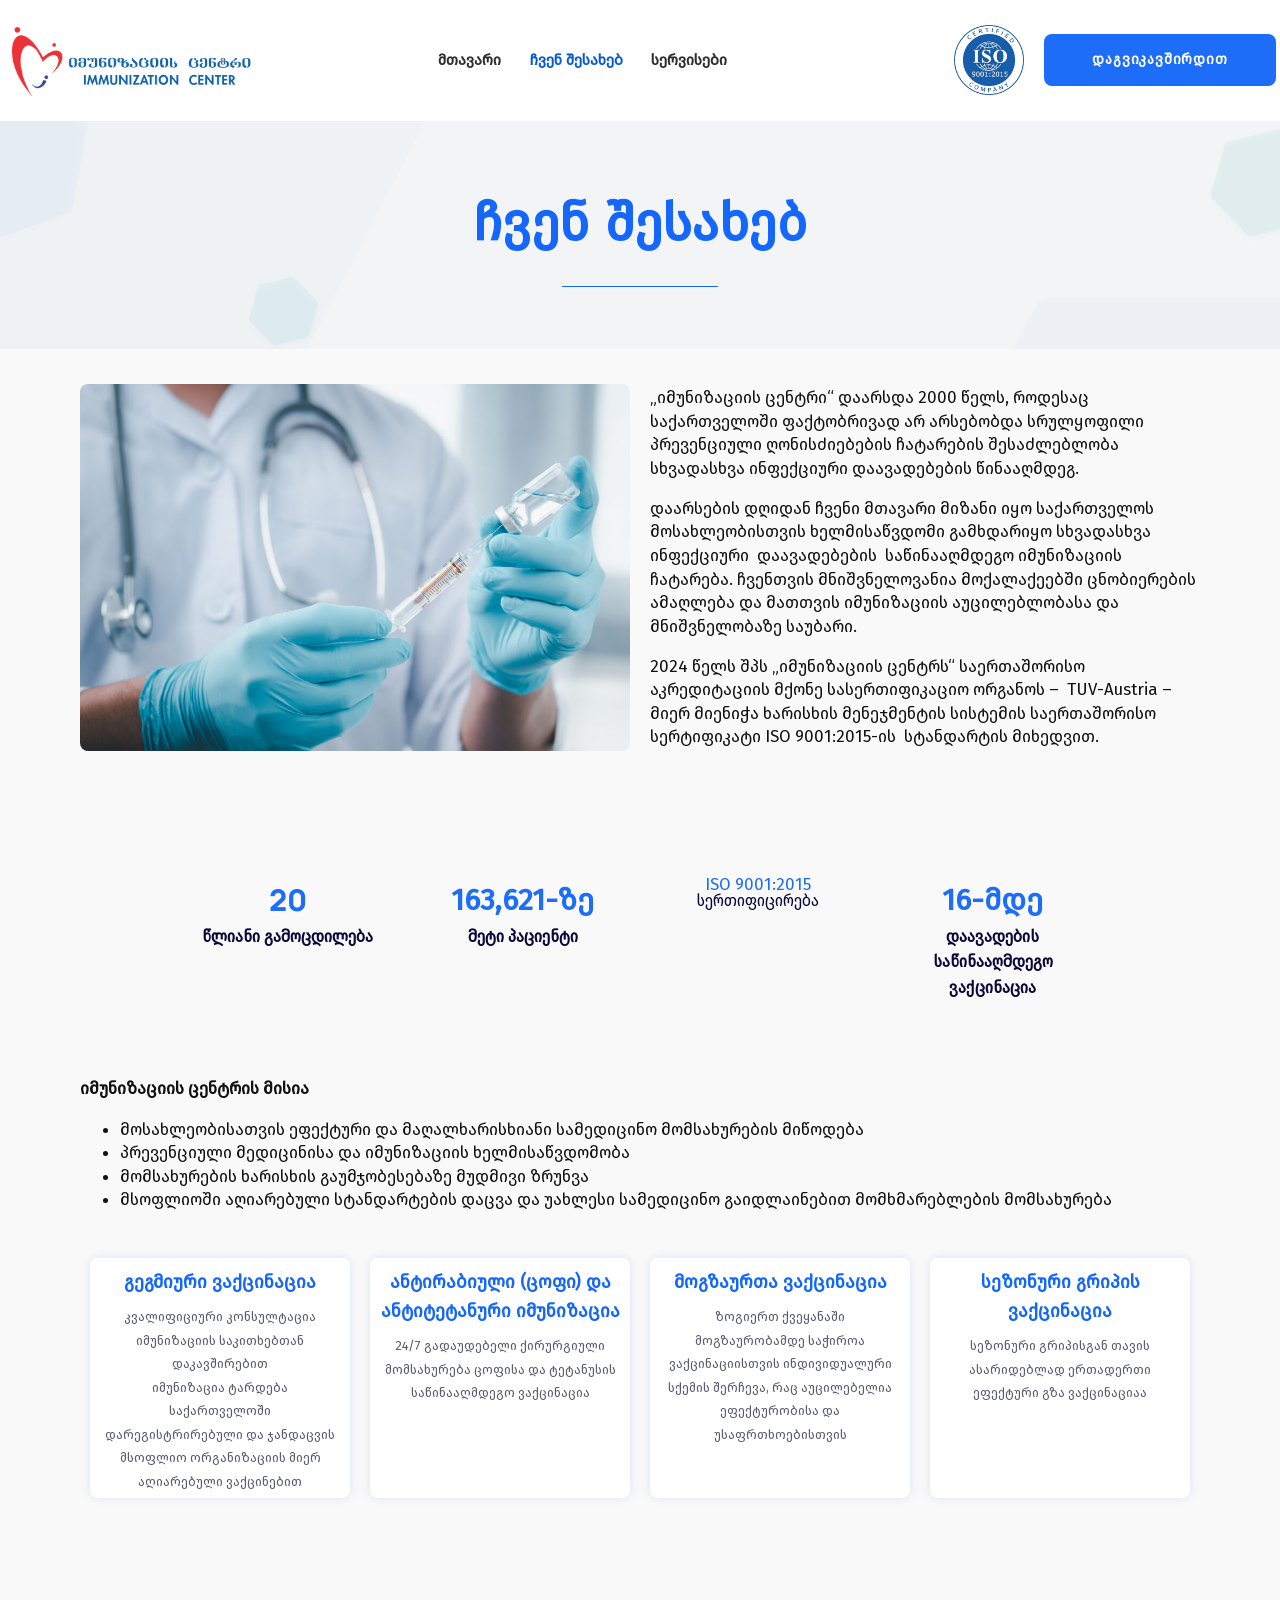
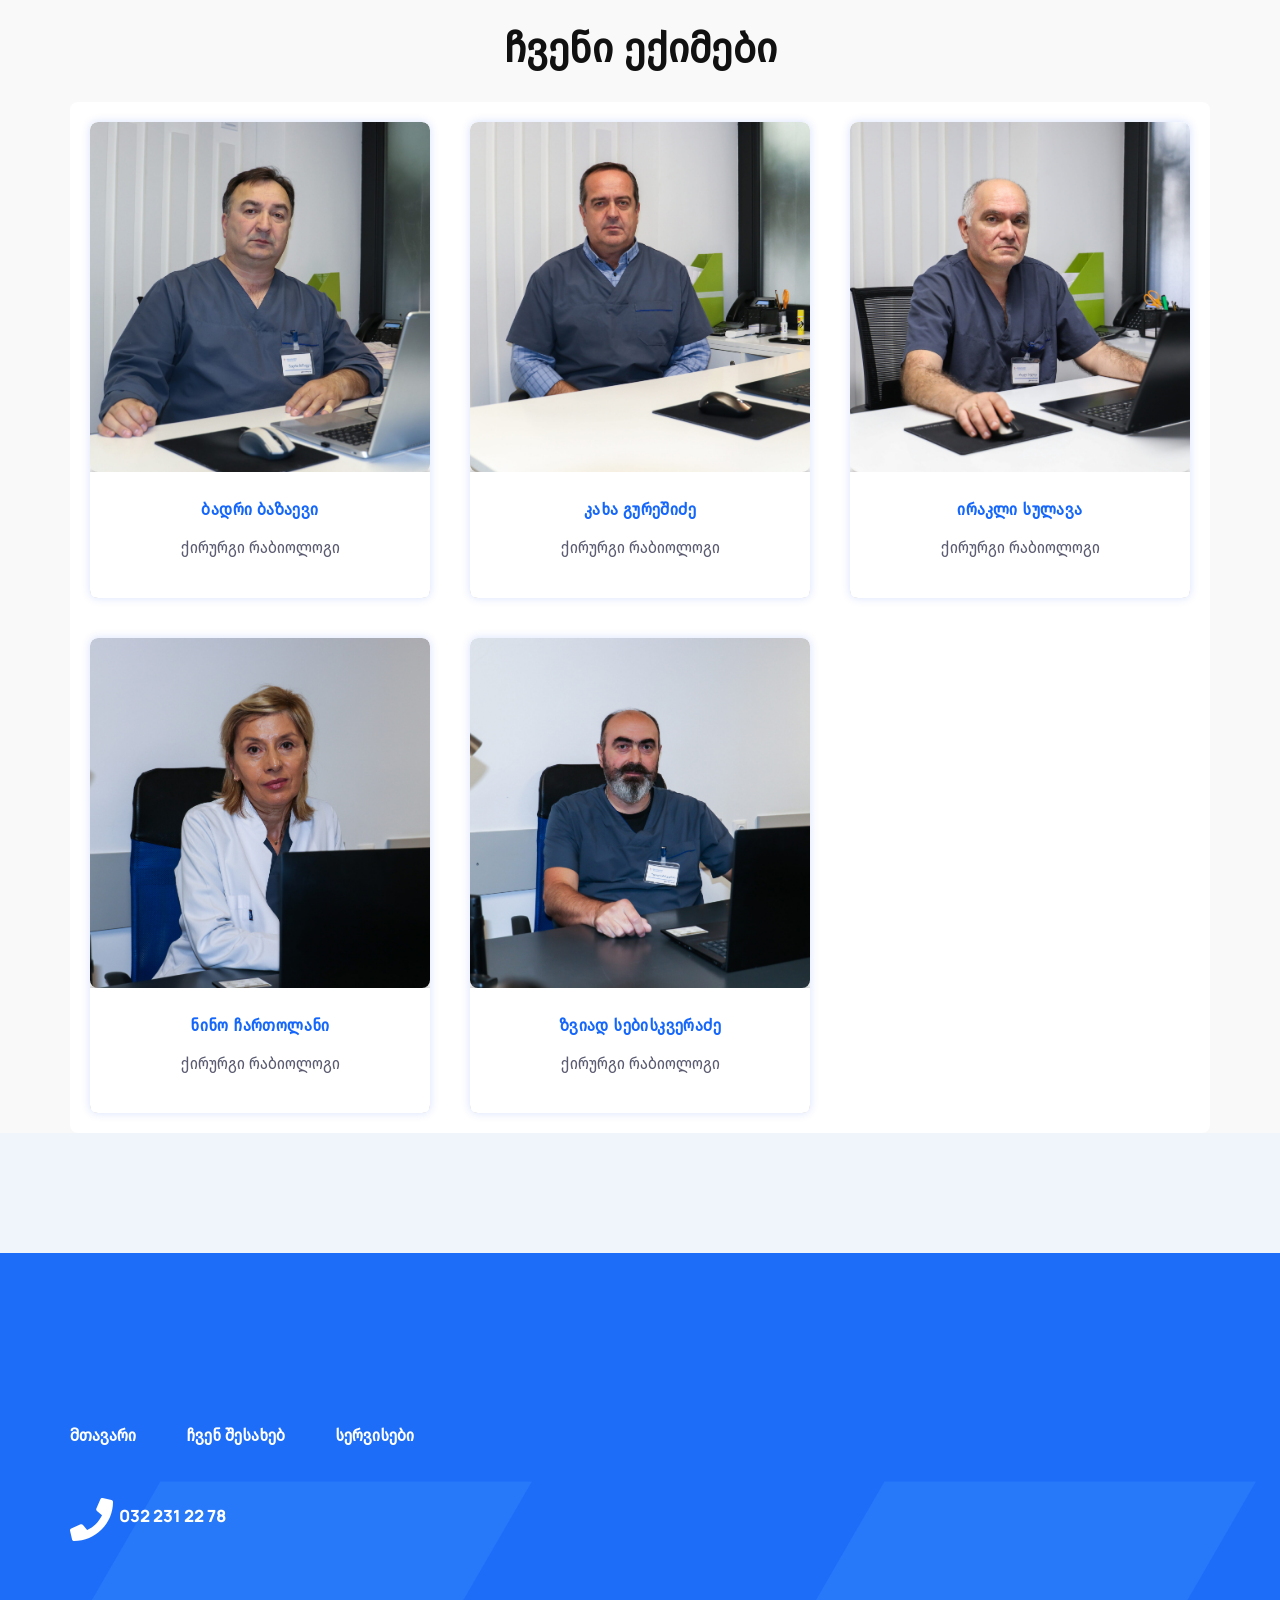
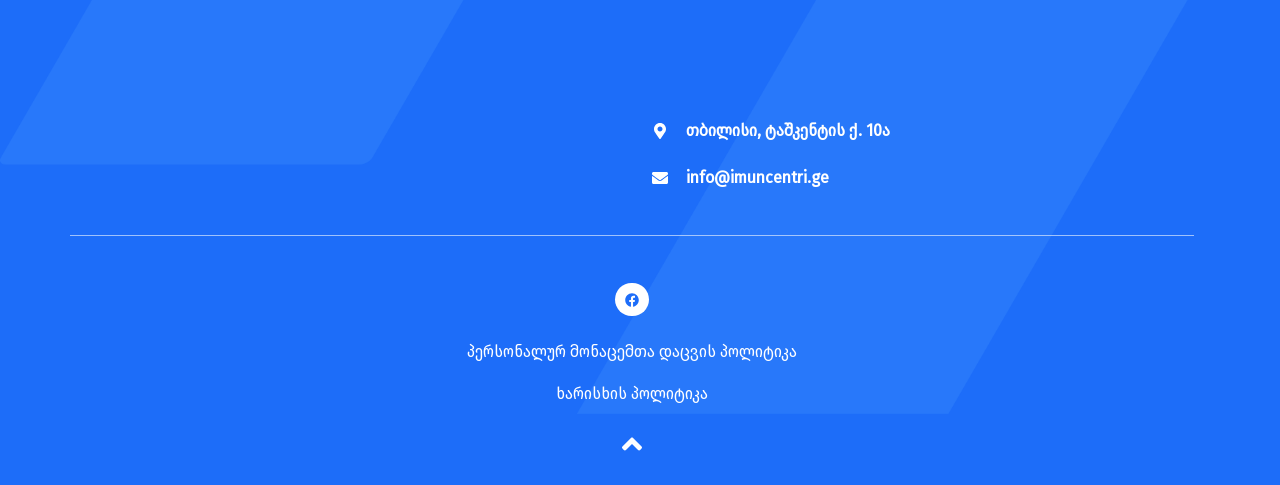
<file: about/index.html>
<!DOCTYPE html>
<html lang="ka">
<head>
	<meta charset="UTF-8">
			<title>ჩვენ შესახებ &#8211; იმუნიზაციის ცენტრი</title>
		<meta name="viewport" content="width=device-width, initial-scale=1" />
<meta name='robots' content='max-image-preview:large' />
<title>ჩვენ შესახებ &#8211; იმუნიზაციის ცენტრი</title>
<style id="wp-img-auto-sizes-contain-inline-css">
img:is([sizes=auto i],[sizes^="auto," i]){contain-intrinsic-size:3000px 1500px}
/*# sourceURL=wp-img-auto-sizes-contain-inline-css */
</style>
<style id="wp-emoji-styles-inline-css">

	img.wp-smiley, img.emoji {
		display: inline !important;
		border: none !important;
		box-shadow: none !important;
		height: 1em !important;
		width: 1em !important;
		margin: 0 0.07em !important;
		vertical-align: -0.1em !important;
		background: none !important;
		padding: 0 !important;
	}
/*# sourceURL=wp-emoji-styles-inline-css */
</style>
<style id="wp-block-library-inline-css">
:root{--wp-block-synced-color:#7a00df;--wp-block-synced-color--rgb:122,0,223;--wp-bound-block-color:var(--wp-block-synced-color);--wp-editor-canvas-background:#ddd;--wp-admin-theme-color:#007cba;--wp-admin-theme-color--rgb:0,124,186;--wp-admin-theme-color-darker-10:#006ba1;--wp-admin-theme-color-darker-10--rgb:0,107,160.5;--wp-admin-theme-color-darker-20:#005a87;--wp-admin-theme-color-darker-20--rgb:0,90,135;--wp-admin-border-width-focus:2px}@media (min-resolution:192dpi){:root{--wp-admin-border-width-focus:1.5px}}.wp-element-button{cursor:pointer}:root .has-very-light-gray-background-color{background-color:#eee}:root .has-very-dark-gray-background-color{background-color:#313131}:root .has-very-light-gray-color{color:#eee}:root .has-very-dark-gray-color{color:#313131}:root .has-vivid-green-cyan-to-vivid-cyan-blue-gradient-background{background:linear-gradient(135deg,#00d084,#0693e3)}:root .has-purple-crush-gradient-background{background:linear-gradient(135deg,#34e2e4,#4721fb 50%,#ab1dfe)}:root .has-hazy-dawn-gradient-background{background:linear-gradient(135deg,#faaca8,#dad0ec)}:root .has-subdued-olive-gradient-background{background:linear-gradient(135deg,#fafae1,#67a671)}:root .has-atomic-cream-gradient-background{background:linear-gradient(135deg,#fdd79a,#004a59)}:root .has-nightshade-gradient-background{background:linear-gradient(135deg,#330968,#31cdcf)}:root .has-midnight-gradient-background{background:linear-gradient(135deg,#020381,#2874fc)}:root{--wp--preset--font-size--normal:16px;--wp--preset--font-size--huge:42px}.has-regular-font-size{font-size:1em}.has-larger-font-size{font-size:2.625em}.has-normal-font-size{font-size:var(--wp--preset--font-size--normal)}.has-huge-font-size{font-size:var(--wp--preset--font-size--huge)}:root .has-text-align-center{text-align:center}:root .has-text-align-left{text-align:left}:root .has-text-align-right{text-align:right}.has-fit-text{white-space:nowrap!important}#end-resizable-editor-section{display:none}.aligncenter{clear:both}.items-justified-left{justify-content:flex-start}.items-justified-center{justify-content:center}.items-justified-right{justify-content:flex-end}.items-justified-space-between{justify-content:space-between}.screen-reader-text{word-wrap:normal!important;border:0;clip-path:inset(50%);height:1px;margin:-1px;overflow:hidden;padding:0;position:absolute;width:1px;word-break:normal!important}.screen-reader-text:focus{background-color:#ddd;clip-path:none;color:#444;display:block;font-size:1em;height:auto;left:5px;line-height:normal;padding:15px 23px 14px;text-decoration:none;top:5px;width:auto;z-index:100000}html :where(.has-border-color){border-style:solid}html :where([style^=border-color],[style*=";border-color"],[style*="; border-color"]){border-style:solid}html :where([style^=border-top-color],[style*=";border-top-color"],[style*="; border-top-color"]){border-top-style:solid}html :where([style^=border-right-color],[style*=";border-right-color"],[style*="; border-right-color"]){border-right-style:solid}html :where([style^=border-bottom-color],[style*=";border-bottom-color"],[style*="; border-bottom-color"]){border-bottom-style:solid}html :where([style^=border-left-color],[style*=";border-left-color"],[style*="; border-left-color"]){border-left-style:solid}html :where([style^=border-width],[style*=";border-width"],[style*="; border-width"]){border-style:solid}html :where([style^=border-top-width],[style*=";border-top-width"],[style*="; border-top-width"]){border-top-style:solid}html :where([style^=border-right-width],[style*=";border-right-width"],[style*="; border-right-width"]){border-right-style:solid}html :where([style^=border-bottom-width],[style*=";border-bottom-width"],[style*="; border-bottom-width"]){border-bottom-style:solid}html :where([style^=border-left-width],[style*=";border-left-width"],[style*="; border-left-width"]){border-left-style:solid}html :where(img[class*=wp-image-]){height:auto;max-width:100%}:where(figure){margin:0 0 1em}html :where(.is-position-sticky){--wp-admin--admin-bar--position-offset:var(--wp-admin--admin-bar--height,0px)}@media screen and (max-width:600px){html :where(.is-position-sticky){--wp-admin--admin-bar--position-offset:0px}}
/*# sourceURL=/wp-includes/css/dist/block-library/common.min.css */
</style>
<style id="global-styles-inline-css">
:root{--wp--preset--aspect-ratio--square: 1;--wp--preset--aspect-ratio--4-3: 4/3;--wp--preset--aspect-ratio--3-4: 3/4;--wp--preset--aspect-ratio--3-2: 3/2;--wp--preset--aspect-ratio--2-3: 2/3;--wp--preset--aspect-ratio--16-9: 16/9;--wp--preset--aspect-ratio--9-16: 9/16;--wp--preset--color--black: #000000;--wp--preset--color--cyan-bluish-gray: #abb8c3;--wp--preset--color--white: #ffffff;--wp--preset--color--pale-pink: #f78da7;--wp--preset--color--vivid-red: #cf2e2e;--wp--preset--color--luminous-vivid-orange: #ff6900;--wp--preset--color--luminous-vivid-amber: #fcb900;--wp--preset--color--light-green-cyan: #7bdcb5;--wp--preset--color--vivid-green-cyan: #00d084;--wp--preset--color--pale-cyan-blue: #8ed1fc;--wp--preset--color--vivid-cyan-blue: #0693e3;--wp--preset--color--vivid-purple: #9b51e0;--wp--preset--color--base: #f9f9f9;--wp--preset--color--base-2: #ffffff;--wp--preset--color--contrast: #111111;--wp--preset--color--contrast-2: #636363;--wp--preset--color--contrast-3: #A4A4A4;--wp--preset--color--accent: #cfcabe;--wp--preset--color--accent-2: #c2a990;--wp--preset--color--accent-3: #d8613c;--wp--preset--color--accent-4: #b1c5a4;--wp--preset--color--accent-5: #b5bdbc;--wp--preset--gradient--vivid-cyan-blue-to-vivid-purple: linear-gradient(135deg,rgb(6,147,227) 0%,rgb(155,81,224) 100%);--wp--preset--gradient--light-green-cyan-to-vivid-green-cyan: linear-gradient(135deg,rgb(122,220,180) 0%,rgb(0,208,130) 100%);--wp--preset--gradient--luminous-vivid-amber-to-luminous-vivid-orange: linear-gradient(135deg,rgb(252,185,0) 0%,rgb(255,105,0) 100%);--wp--preset--gradient--luminous-vivid-orange-to-vivid-red: linear-gradient(135deg,rgb(255,105,0) 0%,rgb(207,46,46) 100%);--wp--preset--gradient--very-light-gray-to-cyan-bluish-gray: linear-gradient(135deg,rgb(238,238,238) 0%,rgb(169,184,195) 100%);--wp--preset--gradient--cool-to-warm-spectrum: linear-gradient(135deg,rgb(74,234,220) 0%,rgb(151,120,209) 20%,rgb(207,42,186) 40%,rgb(238,44,130) 60%,rgb(251,105,98) 80%,rgb(254,248,76) 100%);--wp--preset--gradient--blush-light-purple: linear-gradient(135deg,rgb(255,206,236) 0%,rgb(152,150,240) 100%);--wp--preset--gradient--blush-bordeaux: linear-gradient(135deg,rgb(254,205,165) 0%,rgb(254,45,45) 50%,rgb(107,0,62) 100%);--wp--preset--gradient--luminous-dusk: linear-gradient(135deg,rgb(255,203,112) 0%,rgb(199,81,192) 50%,rgb(65,88,208) 100%);--wp--preset--gradient--pale-ocean: linear-gradient(135deg,rgb(255,245,203) 0%,rgb(182,227,212) 50%,rgb(51,167,181) 100%);--wp--preset--gradient--electric-grass: linear-gradient(135deg,rgb(202,248,128) 0%,rgb(113,206,126) 100%);--wp--preset--gradient--midnight: linear-gradient(135deg,rgb(2,3,129) 0%,rgb(40,116,252) 100%);--wp--preset--gradient--gradient-1: linear-gradient(to bottom, #cfcabe 0%, #F9F9F9 100%);--wp--preset--gradient--gradient-2: linear-gradient(to bottom, #C2A990 0%, #F9F9F9 100%);--wp--preset--gradient--gradient-3: linear-gradient(to bottom, #D8613C 0%, #F9F9F9 100%);--wp--preset--gradient--gradient-4: linear-gradient(to bottom, #B1C5A4 0%, #F9F9F9 100%);--wp--preset--gradient--gradient-5: linear-gradient(to bottom, #B5BDBC 0%, #F9F9F9 100%);--wp--preset--gradient--gradient-6: linear-gradient(to bottom, #A4A4A4 0%, #F9F9F9 100%);--wp--preset--gradient--gradient-7: linear-gradient(to bottom, #cfcabe 50%, #F9F9F9 50%);--wp--preset--gradient--gradient-8: linear-gradient(to bottom, #C2A990 50%, #F9F9F9 50%);--wp--preset--gradient--gradient-9: linear-gradient(to bottom, #D8613C 50%, #F9F9F9 50%);--wp--preset--gradient--gradient-10: linear-gradient(to bottom, #B1C5A4 50%, #F9F9F9 50%);--wp--preset--gradient--gradient-11: linear-gradient(to bottom, #B5BDBC 50%, #F9F9F9 50%);--wp--preset--gradient--gradient-12: linear-gradient(to bottom, #A4A4A4 50%, #F9F9F9 50%);--wp--preset--font-size--small: 0.9rem;--wp--preset--font-size--medium: 1.05rem;--wp--preset--font-size--large: clamp(1.39rem, 1.39rem + ((1vw - 0.2rem) * 0.767), 1.85rem);--wp--preset--font-size--x-large: clamp(1.85rem, 1.85rem + ((1vw - 0.2rem) * 1.083), 2.5rem);--wp--preset--font-size--xx-large: clamp(2.5rem, 2.5rem + ((1vw - 0.2rem) * 1.283), 3.27rem);--wp--preset--font-family--body: "Inter", sans-serif;--wp--preset--font-family--heading: Cardo;--wp--preset--font-family--system-sans-serif: -apple-system, BlinkMacSystemFont, avenir next, avenir, segoe ui, helvetica neue, helvetica, Cantarell, Ubuntu, roboto, noto, arial, sans-serif;--wp--preset--font-family--system-serif: Iowan Old Style, Apple Garamond, Baskerville, Times New Roman, Droid Serif, Times, Source Serif Pro, serif, Apple Color Emoji, Segoe UI Emoji, Segoe UI Symbol;--wp--preset--font-family--firago: firago;--wp--preset--spacing--20: min(1.5rem, 2vw);--wp--preset--spacing--30: min(2.5rem, 3vw);--wp--preset--spacing--40: min(4rem, 5vw);--wp--preset--spacing--50: min(6.5rem, 8vw);--wp--preset--spacing--60: min(10.5rem, 13vw);--wp--preset--spacing--70: 3.38rem;--wp--preset--spacing--80: 5.06rem;--wp--preset--spacing--10: 1rem;--wp--preset--shadow--natural: 6px 6px 9px rgba(0, 0, 0, 0.2);--wp--preset--shadow--deep: 12px 12px 50px rgba(0, 0, 0, 0.4);--wp--preset--shadow--sharp: 6px 6px 0px rgba(0, 0, 0, 0.2);--wp--preset--shadow--outlined: 6px 6px 0px -3px rgb(255, 255, 255), 6px 6px rgb(0, 0, 0);--wp--preset--shadow--crisp: 6px 6px 0px rgb(0, 0, 0);}.wp-block-button{--wp--preset--dimension--25: 25%;--wp--preset--dimension--50: 50%;--wp--preset--dimension--75: 75%;--wp--preset--dimension--100: 100%;}:root { --wp--style--global--content-size: 620px;--wp--style--global--wide-size: 1280px; }:where(body) { margin: 0; }.wp-site-blocks { padding-top: var(--wp--style--root--padding-top); padding-bottom: var(--wp--style--root--padding-bottom); }.has-global-padding { padding-right: var(--wp--style--root--padding-right); padding-left: var(--wp--style--root--padding-left); }.has-global-padding > .alignfull { margin-right: calc(var(--wp--style--root--padding-right) * -1); margin-left: calc(var(--wp--style--root--padding-left) * -1); }.has-global-padding :where(:not(.alignfull.is-layout-flow) > .has-global-padding:not(.wp-block-block, .alignfull)) { padding-right: 0; padding-left: 0; }.has-global-padding :where(:not(.alignfull.is-layout-flow) > .has-global-padding:not(.wp-block-block, .alignfull)) > .alignfull { margin-left: 0; margin-right: 0; }.wp-site-blocks > .alignleft { float: left; margin-right: 2em; }.wp-site-blocks > .alignright { float: right; margin-left: 2em; }.wp-site-blocks > .aligncenter { justify-content: center; margin-left: auto; margin-right: auto; }:where(.wp-site-blocks) > * { margin-block-start: 1.2rem; margin-block-end: 0; }:where(.wp-site-blocks) > :first-child { margin-block-start: 0; }:where(.wp-site-blocks) > :last-child { margin-block-end: 0; }:root { --wp--style--block-gap: 1.2rem; }:root :where(.is-layout-flow) > :first-child{margin-block-start: 0;}:root :where(.is-layout-flow) > :last-child{margin-block-end: 0;}:root :where(.is-layout-flow) > *{margin-block-start: 1.2rem;margin-block-end: 0;}:root :where(.is-layout-constrained) > :first-child{margin-block-start: 0;}:root :where(.is-layout-constrained) > :last-child{margin-block-end: 0;}:root :where(.is-layout-constrained) > *{margin-block-start: 1.2rem;margin-block-end: 0;}:root :where(.is-layout-flex){gap: 1.2rem;}:root :where(.is-layout-grid){gap: 1.2rem;}.is-layout-flow > .alignleft{float: left;margin-inline-start: 0;margin-inline-end: 2em;}.is-layout-flow > .alignright{float: right;margin-inline-start: 2em;margin-inline-end: 0;}.is-layout-flow > .aligncenter{margin-left: auto !important;margin-right: auto !important;}.is-layout-constrained > .alignleft{float: left;margin-inline-start: 0;margin-inline-end: 2em;}.is-layout-constrained > .alignright{float: right;margin-inline-start: 2em;margin-inline-end: 0;}.is-layout-constrained > .aligncenter{margin-left: auto !important;margin-right: auto !important;}.is-layout-constrained > :where(:not(.alignleft):not(.alignright):not(.alignfull)){max-width: var(--wp--style--global--content-size);margin-left: auto !important;margin-right: auto !important;}.is-layout-constrained > .alignwide{max-width: var(--wp--style--global--wide-size);}body .is-layout-flex{display: flex;}.is-layout-flex{flex-wrap: wrap;align-items: center;}.is-layout-flex > :is(*, div){margin: 0;}body .is-layout-grid{display: grid;}.is-layout-grid > :is(*, div){margin: 0;}body{background-color: var(--wp--preset--color--base);color: var(--wp--preset--color--contrast);font-family: var(--wp--preset--font-family--body);font-size: var(--wp--preset--font-size--medium);font-style: normal;font-weight: 400;line-height: 1.55;--wp--style--root--padding-top: 0px;--wp--style--root--padding-right: var(--wp--preset--spacing--50);--wp--style--root--padding-bottom: 0px;--wp--style--root--padding-left: var(--wp--preset--spacing--50);}a:where(:not(.wp-element-button)){color: var(--wp--preset--color--contrast);}:root :where(a:where(:not(.wp-element-button)):hover){text-decoration: none;}h1, h2, h3, h4, h5, h6{color: var(--wp--preset--color--contrast);font-family: var(--wp--preset--font-family--heading);font-weight: 400;line-height: 1.2;}h1{font-size: var(--wp--preset--font-size--xx-large);line-height: 1.15;}h2{font-size: var(--wp--preset--font-size--x-large);}h3{font-size: var(--wp--preset--font-size--large);}h4{font-size: clamp(1.1rem, 1.1rem + ((1vw - 0.2rem) * 0.767), 1.5rem);}h5{font-size: var(--wp--preset--font-size--medium);}h6{font-size: var(--wp--preset--font-size--small);}:root :where(.wp-element-button, .wp-block-button__link){background-color: var(--wp--preset--color--contrast);border-radius: .33rem;border-color: var(--wp--preset--color--contrast);border-width: 0;color: var(--wp--preset--color--base);font-family: inherit;font-size: var(--wp--preset--font-size--small);font-style: normal;font-weight: 500;letter-spacing: inherit;line-height: inherit;padding-top: 0.6rem;padding-right: 1rem;padding-bottom: 0.6rem;padding-left: 1rem;text-decoration: none;text-transform: inherit;}:root :where(.wp-element-button:hover, .wp-block-button__link:hover){background-color: var(--wp--preset--color--contrast-2);border-color: var(--wp--preset--color--contrast-2);color: var(--wp--preset--color--base);}:root :where(.wp-element-button:focus, .wp-block-button__link:focus){background-color: var(--wp--preset--color--contrast-2);border-color: var(--wp--preset--color--contrast-2);color: var(--wp--preset--color--base);outline-color: var(--wp--preset--color--contrast);outline-offset: 2px;}:root :where(.wp-element-button:active, .wp-block-button__link:active){background-color: var(--wp--preset--color--contrast);color: var(--wp--preset--color--base);}:root :where(.wp-element-caption, .wp-block-audio figcaption, .wp-block-embed figcaption, .wp-block-gallery figcaption, .wp-block-image figcaption, .wp-block-table figcaption, .wp-block-video figcaption){color: var(--wp--preset--color--contrast-2);font-family: var(--wp--preset--font-family--body);font-size: 0.8rem;}.has-black-color{color: var(--wp--preset--color--black) !important;}.has-cyan-bluish-gray-color{color: var(--wp--preset--color--cyan-bluish-gray) !important;}.has-white-color{color: var(--wp--preset--color--white) !important;}.has-pale-pink-color{color: var(--wp--preset--color--pale-pink) !important;}.has-vivid-red-color{color: var(--wp--preset--color--vivid-red) !important;}.has-luminous-vivid-orange-color{color: var(--wp--preset--color--luminous-vivid-orange) !important;}.has-luminous-vivid-amber-color{color: var(--wp--preset--color--luminous-vivid-amber) !important;}.has-light-green-cyan-color{color: var(--wp--preset--color--light-green-cyan) !important;}.has-vivid-green-cyan-color{color: var(--wp--preset--color--vivid-green-cyan) !important;}.has-pale-cyan-blue-color{color: var(--wp--preset--color--pale-cyan-blue) !important;}.has-vivid-cyan-blue-color{color: var(--wp--preset--color--vivid-cyan-blue) !important;}.has-vivid-purple-color{color: var(--wp--preset--color--vivid-purple) !important;}.has-base-color{color: var(--wp--preset--color--base) !important;}.has-base-2-color{color: var(--wp--preset--color--base-2) !important;}.has-contrast-color{color: var(--wp--preset--color--contrast) !important;}.has-contrast-2-color{color: var(--wp--preset--color--contrast-2) !important;}.has-contrast-3-color{color: var(--wp--preset--color--contrast-3) !important;}.has-accent-color{color: var(--wp--preset--color--accent) !important;}.has-accent-2-color{color: var(--wp--preset--color--accent-2) !important;}.has-accent-3-color{color: var(--wp--preset--color--accent-3) !important;}.has-accent-4-color{color: var(--wp--preset--color--accent-4) !important;}.has-accent-5-color{color: var(--wp--preset--color--accent-5) !important;}.has-black-background-color{background-color: var(--wp--preset--color--black) !important;}.has-cyan-bluish-gray-background-color{background-color: var(--wp--preset--color--cyan-bluish-gray) !important;}.has-white-background-color{background-color: var(--wp--preset--color--white) !important;}.has-pale-pink-background-color{background-color: var(--wp--preset--color--pale-pink) !important;}.has-vivid-red-background-color{background-color: var(--wp--preset--color--vivid-red) !important;}.has-luminous-vivid-orange-background-color{background-color: var(--wp--preset--color--luminous-vivid-orange) !important;}.has-luminous-vivid-amber-background-color{background-color: var(--wp--preset--color--luminous-vivid-amber) !important;}.has-light-green-cyan-background-color{background-color: var(--wp--preset--color--light-green-cyan) !important;}.has-vivid-green-cyan-background-color{background-color: var(--wp--preset--color--vivid-green-cyan) !important;}.has-pale-cyan-blue-background-color{background-color: var(--wp--preset--color--pale-cyan-blue) !important;}.has-vivid-cyan-blue-background-color{background-color: var(--wp--preset--color--vivid-cyan-blue) !important;}.has-vivid-purple-background-color{background-color: var(--wp--preset--color--vivid-purple) !important;}.has-base-background-color{background-color: var(--wp--preset--color--base) !important;}.has-base-2-background-color{background-color: var(--wp--preset--color--base-2) !important;}.has-contrast-background-color{background-color: var(--wp--preset--color--contrast) !important;}.has-contrast-2-background-color{background-color: var(--wp--preset--color--contrast-2) !important;}.has-contrast-3-background-color{background-color: var(--wp--preset--color--contrast-3) !important;}.has-accent-background-color{background-color: var(--wp--preset--color--accent) !important;}.has-accent-2-background-color{background-color: var(--wp--preset--color--accent-2) !important;}.has-accent-3-background-color{background-color: var(--wp--preset--color--accent-3) !important;}.has-accent-4-background-color{background-color: var(--wp--preset--color--accent-4) !important;}.has-accent-5-background-color{background-color: var(--wp--preset--color--accent-5) !important;}.has-black-border-color{border-color: var(--wp--preset--color--black) !important;}.has-cyan-bluish-gray-border-color{border-color: var(--wp--preset--color--cyan-bluish-gray) !important;}.has-white-border-color{border-color: var(--wp--preset--color--white) !important;}.has-pale-pink-border-color{border-color: var(--wp--preset--color--pale-pink) !important;}.has-vivid-red-border-color{border-color: var(--wp--preset--color--vivid-red) !important;}.has-luminous-vivid-orange-border-color{border-color: var(--wp--preset--color--luminous-vivid-orange) !important;}.has-luminous-vivid-amber-border-color{border-color: var(--wp--preset--color--luminous-vivid-amber) !important;}.has-light-green-cyan-border-color{border-color: var(--wp--preset--color--light-green-cyan) !important;}.has-vivid-green-cyan-border-color{border-color: var(--wp--preset--color--vivid-green-cyan) !important;}.has-pale-cyan-blue-border-color{border-color: var(--wp--preset--color--pale-cyan-blue) !important;}.has-vivid-cyan-blue-border-color{border-color: var(--wp--preset--color--vivid-cyan-blue) !important;}.has-vivid-purple-border-color{border-color: var(--wp--preset--color--vivid-purple) !important;}.has-base-border-color{border-color: var(--wp--preset--color--base) !important;}.has-base-2-border-color{border-color: var(--wp--preset--color--base-2) !important;}.has-contrast-border-color{border-color: var(--wp--preset--color--contrast) !important;}.has-contrast-2-border-color{border-color: var(--wp--preset--color--contrast-2) !important;}.has-contrast-3-border-color{border-color: var(--wp--preset--color--contrast-3) !important;}.has-accent-border-color{border-color: var(--wp--preset--color--accent) !important;}.has-accent-2-border-color{border-color: var(--wp--preset--color--accent-2) !important;}.has-accent-3-border-color{border-color: var(--wp--preset--color--accent-3) !important;}.has-accent-4-border-color{border-color: var(--wp--preset--color--accent-4) !important;}.has-accent-5-border-color{border-color: var(--wp--preset--color--accent-5) !important;}.has-vivid-cyan-blue-to-vivid-purple-gradient-background{background: var(--wp--preset--gradient--vivid-cyan-blue-to-vivid-purple) !important;}.has-light-green-cyan-to-vivid-green-cyan-gradient-background{background: var(--wp--preset--gradient--light-green-cyan-to-vivid-green-cyan) !important;}.has-luminous-vivid-amber-to-luminous-vivid-orange-gradient-background{background: var(--wp--preset--gradient--luminous-vivid-amber-to-luminous-vivid-orange) !important;}.has-luminous-vivid-orange-to-vivid-red-gradient-background{background: var(--wp--preset--gradient--luminous-vivid-orange-to-vivid-red) !important;}.has-very-light-gray-to-cyan-bluish-gray-gradient-background{background: var(--wp--preset--gradient--very-light-gray-to-cyan-bluish-gray) !important;}.has-cool-to-warm-spectrum-gradient-background{background: var(--wp--preset--gradient--cool-to-warm-spectrum) !important;}.has-blush-light-purple-gradient-background{background: var(--wp--preset--gradient--blush-light-purple) !important;}.has-blush-bordeaux-gradient-background{background: var(--wp--preset--gradient--blush-bordeaux) !important;}.has-luminous-dusk-gradient-background{background: var(--wp--preset--gradient--luminous-dusk) !important;}.has-pale-ocean-gradient-background{background: var(--wp--preset--gradient--pale-ocean) !important;}.has-electric-grass-gradient-background{background: var(--wp--preset--gradient--electric-grass) !important;}.has-midnight-gradient-background{background: var(--wp--preset--gradient--midnight) !important;}.has-gradient-1-gradient-background{background: var(--wp--preset--gradient--gradient-1) !important;}.has-gradient-2-gradient-background{background: var(--wp--preset--gradient--gradient-2) !important;}.has-gradient-3-gradient-background{background: var(--wp--preset--gradient--gradient-3) !important;}.has-gradient-4-gradient-background{background: var(--wp--preset--gradient--gradient-4) !important;}.has-gradient-5-gradient-background{background: var(--wp--preset--gradient--gradient-5) !important;}.has-gradient-6-gradient-background{background: var(--wp--preset--gradient--gradient-6) !important;}.has-gradient-7-gradient-background{background: var(--wp--preset--gradient--gradient-7) !important;}.has-gradient-8-gradient-background{background: var(--wp--preset--gradient--gradient-8) !important;}.has-gradient-9-gradient-background{background: var(--wp--preset--gradient--gradient-9) !important;}.has-gradient-10-gradient-background{background: var(--wp--preset--gradient--gradient-10) !important;}.has-gradient-11-gradient-background{background: var(--wp--preset--gradient--gradient-11) !important;}.has-gradient-12-gradient-background{background: var(--wp--preset--gradient--gradient-12) !important;}.has-small-font-size{font-size: var(--wp--preset--font-size--small) !important;}.has-medium-font-size{font-size: var(--wp--preset--font-size--medium) !important;}.has-large-font-size{font-size: var(--wp--preset--font-size--large) !important;}.has-x-large-font-size{font-size: var(--wp--preset--font-size--x-large) !important;}.has-xx-large-font-size{font-size: var(--wp--preset--font-size--xx-large) !important;}.has-body-font-family{font-family: var(--wp--preset--font-family--body) !important;}.has-heading-font-family{font-family: var(--wp--preset--font-family--heading) !important;}.has-system-sans-serif-font-family{font-family: var(--wp--preset--font-family--system-sans-serif) !important;}.has-system-serif-font-family{font-family: var(--wp--preset--font-family--system-serif) !important;}.has-firago-font-family{font-family: var(--wp--preset--font-family--firago) !important;}:where(.wp-site-blocks *:focus){outline-width:2px;outline-style:solid}
/*# sourceURL=global-styles-inline-css */
</style>
<style id="wp-block-template-skip-link-inline-css">
/*! This file is auto-generated */
.skip-link.screen-reader-text{border:0;clip-path:inset(50%);height:1px;margin:-1px;overflow:hidden;padding:0;position:absolute!important;width:1px;word-wrap:normal!important;word-break:normal!important}.skip-link.screen-reader-text:focus{background-color:#eee;clip-path:none;color:#444;display:block;font-size:1em;height:auto;left:5px;line-height:normal;padding:15px 23px 14px;text-decoration:none;top:5px;width:auto;z-index:100000}
/*# sourceURL=/wp-includes/css/wp-block-template-skip-link.min.css */
</style>
<link rel='stylesheet' id='uaf_client_css-css' href='../wp-content/uploads/useanyfont/uaf.css' media='all' />
<link rel='stylesheet' id='hfe-style-css' href='../wp-content/plugins/header-footer-elementor/assets/css/header-footer-elementor.css' media='all' />
<link rel='stylesheet' id='elementor-frontend-css' href='../wp-content/plugins/elementor/assets/css/frontend-lite.min.css' media='all' />
<link rel='stylesheet' id='eael-general-css' href='../wp-content/plugins/essential-addons-for-elementor-lite/assets/front-end/css/view/general.min.css' media='all' />
<link rel='stylesheet' id='eael-346-css' href='../wp-content/uploads/essential-addons-elementor/eael-346.css' media='all' />
<link rel='stylesheet' id='swiper-css' href='../wp-content/plugins/elementor/assets/lib/swiper/v8/css/swiper.min.css' media='all' />
<link rel='stylesheet' id='elementor-post-98-css' href='../wp-content/uploads/elementor/css/post-98.css' media='all' />
<link rel='stylesheet' id='elementor-pro-css' href='../wp-content/plugins/elementor-pro/assets/css/frontend-lite.min.css' media='all' />
<link rel='stylesheet' id='jet-sticky-frontend-css' href='../wp-content/plugins/jetsticky-for-elementor/assets/css/jet-sticky-frontend.css' media='all' />
<link rel='stylesheet' id='elementor-post-346-css' href='../wp-content/uploads/elementor/css/post-346.css' media='all' />
<link rel='stylesheet' id='elementor-post-348-css' href='../wp-content/uploads/elementor/css/post-348.css' media='all' />
<link rel='stylesheet' id='hfe-widgets-style-css' href='../wp-content/plugins/header-footer-elementor/inc/widgets-css/frontend.css' media='all' />
<link rel='stylesheet' id='elementor-post-356-css' href='../wp-content/uploads/elementor/css/post-356.css' media='all' />
<link rel='stylesheet' id='google-fonts-1-css' href='https://fonts.googleapis.com/css?family=Manrope:100,100italic,200,200italic,300,300italic,400,400italic,500,500italic,600,600italic,700,700italic,800,800italic,900,900italic&#038;display=swap&#038;ver=7.1' media='all' />
<link rel="preconnect" href="https://fonts.gstatic.com/" crossorigin><script id="jquery-core-js" src="../wp-includes/js/jquery/jquery.min.js"></script>
<script id="jquery-migrate-js" src="../wp-includes/js/jquery/jquery-migrate.min.js"></script>
<link rel="canonical" href="../about/index.html" />
			<style>
				.e-con.e-parent:nth-of-type(n+4):not(.e-lazyloaded):not(.e-no-lazyload),
				.e-con.e-parent:nth-of-type(n+4):not(.e-lazyloaded):not(.e-no-lazyload) * {
					background-image: none !important;
				}
				@media screen and (max-height: 1024px) {
					.e-con.e-parent:nth-of-type(n+3):not(.e-lazyloaded):not(.e-no-lazyload),
					.e-con.e-parent:nth-of-type(n+3):not(.e-lazyloaded):not(.e-no-lazyload) * {
						background-image: none !important;
					}
				}
				@media screen and (max-height: 640px) {
					.e-con.e-parent:nth-of-type(n+2):not(.e-lazyloaded):not(.e-no-lazyload),
					.e-con.e-parent:nth-of-type(n+2):not(.e-lazyloaded):not(.e-no-lazyload) * {
						background-image: none !important;
					}
				}
			</style>
			<style class="wp-fonts-local">
@font-face{font-family:Inter;font-style:normal;font-weight:300 900;font-display:fallback;src:url('../wp-content/themes/twentytwentyfour/assets/fonts/inter/Inter-VariableFont_slnt,wght.woff2') format('woff2');font-stretch:normal;}
@font-face{font-family:Cardo;font-style:normal;font-weight:400;font-display:fallback;src:url('../wp-content/themes/twentytwentyfour/assets/fonts/cardo/cardo_normal_400.woff2') format('woff2');}
@font-face{font-family:Cardo;font-style:italic;font-weight:400;font-display:fallback;src:url('../wp-content/themes/twentytwentyfour/assets/fonts/cardo/cardo_italic_400.woff2') format('woff2');}
@font-face{font-family:Cardo;font-style:normal;font-weight:700;font-display:fallback;src:url('../wp-content/themes/twentytwentyfour/assets/fonts/cardo/cardo_normal_700.woff2') format('woff2');}
@font-face{font-family:firago;font-style:normal;font-weight:400;font-display:fallback;src:url('../wp-content/uploads/useanyfont/14firago.woff2') format('woff2');}
</style>
<link rel="icon" href="../wp-content/uploads/2024/05/logo-e1741616847958-150x150.png" sizes="32x32" />
<link rel="icon" href="../wp-content/uploads/2024/05/logo-e1741616847958.png" sizes="192x192" />
<link rel="apple-touch-icon" href="../wp-content/uploads/2024/05/logo-e1741616847958.png" />
<meta name="msapplication-TileImage" content="../wp-content/uploads/2024/05/logo-e1741616847958.png" />
	<meta name="viewport" content="width=device-width, initial-scale=1.0, viewport-fit=cover" /><link rel="stylesheet" href="../assets/site.css"><script src="../assets/site.js" defer></script></head>
<body class="wp-singular page-template page-template-elementor_canvas page page-id-346 wp-custom-logo wp-embed-responsive wp-theme-twentytwentyfour ehf-header ehf-footer ehf-template-twentytwentyfour ehf-stylesheet-twentytwentyfour elementor-default elementor-template-canvas elementor-kit-98 elementor-page elementor-page-346"><a class="ic-skip-link" href="#ic-main">მთავარ შიგთავსზე გადასვლა</a>
			<header id="masthead" itemscope="itemscope" itemtype="https://schema.org/WPHeader">
			<p class="main-title bhf-hidden" itemprop="headline"><a href="../index.html" title="იმუნიზაციის ცენტრი" rel="home">იმუნიზაციის ცენტრი</a></p>
					<div data-elementor-type="wp-post" data-elementor-id="348" class="elementor elementor-348" data-elementor-post-type="elementor-hf">
						<section class="elementor-section elementor-top-section elementor-element elementor-element-63ba34b elementor-hidden-desktop elementor-hidden-tablet elementor-hidden-mobile elementor-section-boxed elementor-section-height-default elementor-section-height-default" data-id="63ba34b" data-element_type="section" data-settings="{&quot;background_background&quot;:&quot;classic&quot;}">
						<div class="elementor-container elementor-column-gap-no">
					<div class="elementor-column elementor-col-50 elementor-top-column elementor-element elementor-element-bdf1024" data-id="bdf1024" data-element_type="column">
			<div class="elementor-widget-wrap elementor-element-populated">
						<div class="elementor-element elementor-element-764706e e-grid-align-left e-grid-align-mobile-center e-grid-align-tablet-center elementor-shape-rounded elementor-grid-0 elementor-widget elementor-widget-social-icons" data-id="764706e" data-element_type="widget" data-widget_type="social-icons.default">
				<div class="elementor-widget-container">
			<style>/*! elementor - v3.21.0 - 08-05-2024 */
.elementor-widget-social-icons.elementor-grid-0 .elementor-widget-container,.elementor-widget-social-icons.elementor-grid-mobile-0 .elementor-widget-container,.elementor-widget-social-icons.elementor-grid-tablet-0 .elementor-widget-container{line-height:1;font-size:0}.elementor-widget-social-icons:not(.elementor-grid-0):not(.elementor-grid-tablet-0):not(.elementor-grid-mobile-0) .elementor-grid{display:inline-grid}.elementor-widget-social-icons .elementor-grid{grid-column-gap:var(--grid-column-gap,5px);grid-row-gap:var(--grid-row-gap,5px);grid-template-columns:var(--grid-template-columns);justify-content:var(--justify-content,center);justify-items:var(--justify-content,center)}.elementor-icon.elementor-social-icon{font-size:var(--icon-size,25px);line-height:var(--icon-size,25px);width:calc(var(--icon-size, 25px) + 2 * var(--icon-padding, .5em));height:calc(var(--icon-size, 25px) + 2 * var(--icon-padding, .5em))}.elementor-social-icon{--e-social-icon-icon-color:#fff;display:inline-flex;background-color:#69727d;align-items:center;justify-content:center;text-align:center;cursor:pointer}.elementor-social-icon i{color:var(--e-social-icon-icon-color)}.elementor-social-icon svg{fill:var(--e-social-icon-icon-color)}.elementor-social-icon:last-child{margin:0}.elementor-social-icon:hover{opacity:.9;color:#fff}.elementor-social-icon-android{background-color:#a4c639}.elementor-social-icon-apple{background-color:#999}.elementor-social-icon-behance{background-color:#1769ff}.elementor-social-icon-bitbucket{background-color:#205081}.elementor-social-icon-codepen{background-color:#000}.elementor-social-icon-delicious{background-color:#39f}.elementor-social-icon-deviantart{background-color:#05cc47}.elementor-social-icon-digg{background-color:#005be2}.elementor-social-icon-dribbble{background-color:#ea4c89}.elementor-social-icon-elementor{background-color:#d30c5c}.elementor-social-icon-envelope{background-color:#ea4335}.elementor-social-icon-facebook,.elementor-social-icon-facebook-f{background-color:#3b5998}.elementor-social-icon-flickr{background-color:#0063dc}.elementor-social-icon-foursquare{background-color:#2d5be3}.elementor-social-icon-free-code-camp,.elementor-social-icon-freecodecamp{background-color:#006400}.elementor-social-icon-github{background-color:#333}.elementor-social-icon-gitlab{background-color:#e24329}.elementor-social-icon-globe{background-color:#69727d}.elementor-social-icon-google-plus,.elementor-social-icon-google-plus-g{background-color:#dd4b39}.elementor-social-icon-houzz{background-color:#7ac142}.elementor-social-icon-instagram{background-color:#262626}.elementor-social-icon-jsfiddle{background-color:#487aa2}.elementor-social-icon-link{background-color:#818a91}.elementor-social-icon-linkedin,.elementor-social-icon-linkedin-in{background-color:#0077b5}.elementor-social-icon-medium{background-color:#00ab6b}.elementor-social-icon-meetup{background-color:#ec1c40}.elementor-social-icon-mixcloud{background-color:#273a4b}.elementor-social-icon-odnoklassniki{background-color:#f4731c}.elementor-social-icon-pinterest{background-color:#bd081c}.elementor-social-icon-product-hunt{background-color:#da552f}.elementor-social-icon-reddit{background-color:#ff4500}.elementor-social-icon-rss{background-color:#f26522}.elementor-social-icon-shopping-cart{background-color:#4caf50}.elementor-social-icon-skype{background-color:#00aff0}.elementor-social-icon-slideshare{background-color:#0077b5}.elementor-social-icon-snapchat{background-color:#fffc00}.elementor-social-icon-soundcloud{background-color:#f80}.elementor-social-icon-spotify{background-color:#2ebd59}.elementor-social-icon-stack-overflow{background-color:#fe7a15}.elementor-social-icon-steam{background-color:#00adee}.elementor-social-icon-stumbleupon{background-color:#eb4924}.elementor-social-icon-telegram{background-color:#2ca5e0}.elementor-social-icon-threads{background-color:#000}.elementor-social-icon-thumb-tack{background-color:#1aa1d8}.elementor-social-icon-tripadvisor{background-color:#589442}.elementor-social-icon-tumblr{background-color:#35465c}.elementor-social-icon-twitch{background-color:#6441a5}.elementor-social-icon-twitter{background-color:#1da1f2}.elementor-social-icon-viber{background-color:#665cac}.elementor-social-icon-vimeo{background-color:#1ab7ea}.elementor-social-icon-vk{background-color:#45668e}.elementor-social-icon-weibo{background-color:#dd2430}.elementor-social-icon-weixin{background-color:#31a918}.elementor-social-icon-whatsapp{background-color:#25d366}.elementor-social-icon-wordpress{background-color:#21759b}.elementor-social-icon-x-twitter{background-color:#000}.elementor-social-icon-xing{background-color:#026466}.elementor-social-icon-yelp{background-color:#af0606}.elementor-social-icon-youtube{background-color:#cd201f}.elementor-social-icon-500px{background-color:#0099e5}.elementor-shape-rounded .elementor-icon.elementor-social-icon{border-radius:10%}.elementor-shape-circle .elementor-icon.elementor-social-icon{border-radius:50%}</style>		<div class="elementor-social-icons-wrapper elementor-grid">
							<span class="elementor-grid-item">
					<a class="elementor-icon elementor-social-icon elementor-social-icon-facebook elementor-animation-grow elementor-repeater-item-44527fb" aria-label="Facebook" rel="noopener" href="https://www.facebook.com/p/%E1%83%9E%E1%83%A0%E1%83%94%E1%83%95%E1%83%94%E1%83%9C%E1%83%AA%E1%83%98%E1%83%A3%E1%83%9A%E1%83%98-%E1%83%9B%E1%83%94%E1%83%93%E1%83%98%E1%83%AA%E1%83%98%E1%83%9C%E1%83%98%E1%83%A1%E1%83%90-%E1%83%93%E1%83%90-%E1%83%98%E1%83%9B%E1%83%A3%E1%83%9C%E1%83%98%E1%83%96%E1%83%90%E1%83%AA%E1%83%98%E1%83%98%E1%83%A1-%E1%83%AA%E1%83%94%E1%83%9C%E1%83%A2%E1%83%A0%E1%83%98-100063568840567/" target="_blank">
						<span class="elementor-screen-only">Facebook</span>
						<svg class="e-font-icon-svg e-fab-facebook" viewBox="0 0 512 512" xmlns="http://www.w3.org/2000/svg"><path d="M504 256C504 119 393 8 256 8S8 119 8 256c0 123.78 90.69 226.38 209.25 245V327.69h-63V256h63v-54.64c0-62.15 37-96.48 93.67-96.48 27.14 0 55.52 4.84 55.52 4.84v61h-31.28c-30.8 0-40.41 19.12-40.41 38.73V256h68.78l-11 71.69h-57.78V501C413.31 482.38 504 379.78 504 256z"></path></svg>					</a>
				</span>
					</div>
				</div>
				</div>
					</div>
		</div>
				<div class="elementor-column elementor-col-50 elementor-top-column elementor-element elementor-element-9b611d1 elementor-hidden-tablet elementor-hidden-phone" data-id="9b611d1" data-element_type="column">
			<div class="elementor-widget-wrap elementor-element-populated">
						<div class="elementor-element elementor-element-aa217d2 elementor-icon-list--layout-inline elementor-align-right elementor-mobile-align-left elementor-list-item-link-full_width elementor-widget elementor-widget-icon-list" data-id="aa217d2" data-element_type="widget" data-widget_type="icon-list.default">
				<div class="elementor-widget-container">
			<link rel="stylesheet" href="../wp-content/plugins/elementor/assets/css/widget-icon-list.min.css">		<ul class="elementor-icon-list-items elementor-inline-items">
							<li class="elementor-icon-list-item elementor-inline-item">
											<a href="#">

												<span class="elementor-icon-list-icon">
							<svg aria-hidden="true" class="e-font-icon-svg e-fas-map-marker-alt" viewBox="0 0 384 512" xmlns="http://www.w3.org/2000/svg"><path d="M172.268 501.67C26.97 291.031 0 269.413 0 192 0 85.961 85.961 0 192 0s192 85.961 192 192c0 77.413-26.97 99.031-172.268 309.67-9.535 13.774-29.93 13.773-39.464 0zM192 272c44.183 0 80-35.817 80-80s-35.817-80-80-80-80 35.817-80 80 35.817 80 80 80z"></path></svg>						</span>
										<span class="elementor-icon-list-text">თბილისი, ტაშკენტის ქ. 10ა</span>
											</a>
									</li>
								<li class="elementor-icon-list-item elementor-inline-item">
											<a href="tel:+995322312278">

												<span class="elementor-icon-list-icon">
							<svg aria-hidden="true" class="e-font-icon-svg e-fas-phone" viewBox="0 0 512 512" xmlns="http://www.w3.org/2000/svg"><path d="M493.4 24.6l-104-24c-11.3-2.6-22.9 3.3-27.5 13.9l-48 112c-4.2 9.8-1.4 21.3 6.9 28l60.6 49.6c-36 76.7-98.9 140.5-177.2 177.2l-49.6-60.6c-6.8-8.3-18.2-11.1-28-6.9l-112 48C3.9 366.5-2 378.1.6 389.4l24 104C27.1 504.2 36.7 512 48 512c256.1 0 464-207.5 464-464 0-11.2-7.7-20.9-18.6-23.4z"></path></svg>						</span>
										<span class="elementor-icon-list-text">032 231 22 78</span>
											</a>
									</li>
						</ul>
				</div>
				</div>
					</div>
		</div>
					</div>
		</section>
				<section class="elementor-section elementor-top-section elementor-element elementor-element-0f53089 elementor-section-boxed elementor-section-height-default elementor-section-height-default" data-id="0f53089" data-element_type="section" data-settings="{&quot;background_background&quot;:&quot;classic&quot;}">
							<div class="elementor-background-overlay"></div>
							<div class="elementor-container elementor-column-gap-no">
					<div class="elementor-column elementor-col-33 elementor-top-column elementor-element elementor-element-0b2cfb3" data-id="0b2cfb3" data-element_type="column">
			<div class="elementor-widget-wrap elementor-element-populated">
						<div class="elementor-element elementor-element-d4cf014 elementor-widget__width-initial elementor-invisible elementor-widget elementor-widget-theme-site-logo elementor-widget-image" data-id="d4cf014" data-element_type="widget" data-settings="{&quot;_animation&quot;:&quot;zoomIn&quot;}" data-widget_type="theme-site-logo.default">
				<div class="elementor-widget-container">
			<style>/*! elementor - v3.21.0 - 08-05-2024 */
.elementor-widget-image{text-align:center}.elementor-widget-image a{display:inline-block}.elementor-widget-image a img[src$=".svg"]{width:48px}.elementor-widget-image img{vertical-align:middle;display:inline-block}</style>						<a href="../index.html">
			<img width="790" height="244" src="../wp-content/uploads/2024/05/logo-e1741616847958.png" class="attachment-full size-full wp-image-789" alt="იმუნიზაციის ცენტრი" srcset="../wp-content/uploads/2024/05/logo-e1741616847958.png 790w, ../wp-content/uploads/2024/05/logo-e1741616847958-300x93.png 300w, ../wp-content/uploads/2024/05/logo-e1741616847958-768x237.png 768w" sizes="(max-width: 790px) 100vw, 790px" />				</a>
									</div>
				</div>
					</div>
		</div>
				<div class="elementor-column elementor-col-33 elementor-top-column elementor-element elementor-element-9f1ac17 elementor-hidden-phone" data-id="9f1ac17" data-element_type="column">
			<div class="elementor-widget-wrap elementor-element-populated">
						<div class="elementor-element elementor-element-2051617 elementor-nav-menu__align-center elementor-hidden-tablet elementor-hidden-phone elementor-nav-menu--dropdown-tablet elementor-nav-menu__text-align-aside elementor-nav-menu--toggle elementor-nav-menu--burger elementor-widget elementor-widget-nav-menu" data-id="2051617" data-element_type="widget" data-settings="{&quot;submenu_icon&quot;:{&quot;value&quot;:&quot;&lt;svg class=\&quot;e-font-icon-svg e-fas-angle-down\&quot; viewBox=\&quot;0 0 320 512\&quot; xmlns=\&quot;http:\/\/www.w3.org\/2000\/svg\&quot;&gt;&lt;path d=\&quot;M143 352.3L7 216.3c-9.4-9.4-9.4-24.6 0-33.9l22.6-22.6c9.4-9.4 24.6-9.4 33.9 0l96.4 96.4 96.4-96.4c9.4-9.4 24.6-9.4 33.9 0l22.6 22.6c9.4 9.4 9.4 24.6 0 33.9l-136 136c-9.2 9.4-24.4 9.4-33.8 0z\&quot;&gt;&lt;\/path&gt;&lt;\/svg&gt;&quot;,&quot;library&quot;:&quot;fa-solid&quot;},&quot;layout&quot;:&quot;horizontal&quot;,&quot;toggle&quot;:&quot;burger&quot;}" data-widget_type="nav-menu.default">
				<div class="elementor-widget-container">
			<link rel="stylesheet" href="../wp-content/plugins/elementor-pro/assets/css/widget-nav-menu.min.css">			<nav class="elementor-nav-menu--main elementor-nav-menu__container elementor-nav-menu--layout-horizontal e--pointer-text e--animation-grow">
				<ul id="menu-1-2051617" class="elementor-nav-menu"><li class="menu-item menu-item-type-post_type menu-item-object-page menu-item-home menu-item-96"><a href="../index.html" class="elementor-item">მთავარი</a></li>
<li class="menu-item menu-item-type-post_type menu-item-object-page current-menu-item page_item page-item-346 current_page_item menu-item-386"><a href="../about/index.html" aria-current="page" class="elementor-item elementor-item-active">ჩვენ შესახებ</a></li>
<li class="menu-item menu-item-type-post_type menu-item-object-page menu-item-462"><a href="../services/index.html" class="elementor-item">სერვისები</a></li>

</ul>			</nav>
					<div class="elementor-menu-toggle" role="button" tabindex="0" aria-label="Menu Toggle" aria-expanded="false">
			<svg aria-hidden="true" role="presentation" class="elementor-menu-toggle__icon--open e-font-icon-svg e-eicon-menu-bar" viewBox="0 0 1000 1000" xmlns="http://www.w3.org/2000/svg"><path d="M104 333H896C929 333 958 304 958 271S929 208 896 208H104C71 208 42 237 42 271S71 333 104 333ZM104 583H896C929 583 958 554 958 521S929 458 896 458H104C71 458 42 487 42 521S71 583 104 583ZM104 833H896C929 833 958 804 958 771S929 708 896 708H104C71 708 42 737 42 771S71 833 104 833Z"></path></svg><svg aria-hidden="true" role="presentation" class="elementor-menu-toggle__icon--close e-font-icon-svg e-eicon-close" viewBox="0 0 1000 1000" xmlns="http://www.w3.org/2000/svg"><path d="M742 167L500 408 258 167C246 154 233 150 217 150 196 150 179 158 167 167 154 179 150 196 150 212 150 229 154 242 171 254L408 500 167 742C138 771 138 800 167 829 196 858 225 858 254 829L496 587 738 829C750 842 767 846 783 846 800 846 817 842 829 829 842 817 846 804 846 783 846 767 842 750 829 737L588 500 833 258C863 229 863 200 833 171 804 137 775 137 742 167Z"></path></svg>			<span class="elementor-screen-only">Menu</span>
		</div>
					<nav class="elementor-nav-menu--dropdown elementor-nav-menu__container" aria-hidden="true">
				<ul id="menu-2-2051617" class="elementor-nav-menu"><li class="menu-item menu-item-type-post_type menu-item-object-page menu-item-home menu-item-96"><a href="../index.html" class="elementor-item" tabindex="-1">მთავარი</a></li>
<li class="menu-item menu-item-type-post_type menu-item-object-page current-menu-item page_item page-item-346 current_page_item menu-item-386"><a href="../about/index.html" aria-current="page" class="elementor-item elementor-item-active" tabindex="-1">ჩვენ შესახებ</a></li>
<li class="menu-item menu-item-type-post_type menu-item-object-page menu-item-462"><a href="../services/index.html" class="elementor-item" tabindex="-1">სერვისები</a></li>

</ul>			</nav>
				</div>
				</div>
					</div>
		</div>
				<div class="elementor-column elementor-col-33 elementor-top-column elementor-element elementor-element-c0b6954" data-id="c0b6954" data-element_type="column">
			<div class="elementor-widget-wrap elementor-element-populated">
						<div class="elementor-element elementor-element-54d571f elementor-widget__width-auto elementor-hidden-tablet elementor-hidden-mobile elementor-widget elementor-widget-image" data-id="54d571f" data-element_type="widget" data-widget_type="image.default">
				<div class="elementor-widget-container">
														<a href="../wp-content/uploads/2025/03/ISO.pdf" target="_blank" rel="noopener" aria-label="ISO 9001:2015 სერტიფიკატი (PDF)">
							<img width="500" height="500" src="../wp-content/uploads/2024/05/ISO_LOGO-removebg-preview.png" class="attachment-full size-full wp-image-1104" alt="ISO 9001:2015 სერტიფიცირებული კომპანია" srcset="../wp-content/uploads/2024/05/ISO_LOGO-removebg-preview.png 500w, ../wp-content/uploads/2024/05/ISO_LOGO-removebg-preview-300x300.png 300w, ../wp-content/uploads/2024/05/ISO_LOGO-removebg-preview-150x150.png 150w" sizes="(max-width: 500px) 100vw, 500px" />								</a>
													</div>
				</div>
				<div class="elementor-element elementor-element-f8292c9 elementor-widget__width-auto elementor-hidden-tablet elementor-hidden-phone elementor-widget elementor-widget-button" data-id="f8292c9" data-element_type="widget" data-settings="{&quot;_animation&quot;:&quot;none&quot;}" data-widget_type="button.default">
				<div class="elementor-widget-container">
					<div class="elementor-button-wrapper">
			<a class="elementor-button elementor-button-link elementor-size-sm elementor-animation-shrink" href="#colophon">
						<span class="elementor-button-content-wrapper">
									<span class="elementor-button-text">დაგვიკავშირდით</span>
					</span>
					</a>
		</div>
				</div>
				</div>
				<div class="elementor-element elementor-element-1ee883e hfe-nav-menu__align-right elementor-hidden-desktop hfe-submenu-icon-arrow hfe-submenu-animation-none hfe-link-redirect-child hfe-nav-menu__breakpoint-tablet elementor-widget elementor-widget-navigation-menu" data-id="1ee883e" data-element_type="widget" data-settings="{&quot;padding_horizontal_menu_item&quot;:{&quot;unit&quot;:&quot;px&quot;,&quot;size&quot;:15,&quot;sizes&quot;:[]},&quot;padding_horizontal_menu_item_tablet&quot;:{&quot;unit&quot;:&quot;px&quot;,&quot;size&quot;:&quot;&quot;,&quot;sizes&quot;:[]},&quot;padding_horizontal_menu_item_mobile&quot;:{&quot;unit&quot;:&quot;px&quot;,&quot;size&quot;:&quot;&quot;,&quot;sizes&quot;:[]},&quot;padding_vertical_menu_item&quot;:{&quot;unit&quot;:&quot;px&quot;,&quot;size&quot;:15,&quot;sizes&quot;:[]},&quot;padding_vertical_menu_item_tablet&quot;:{&quot;unit&quot;:&quot;px&quot;,&quot;size&quot;:&quot;&quot;,&quot;sizes&quot;:[]},&quot;padding_vertical_menu_item_mobile&quot;:{&quot;unit&quot;:&quot;px&quot;,&quot;size&quot;:&quot;&quot;,&quot;sizes&quot;:[]},&quot;menu_space_between&quot;:{&quot;unit&quot;:&quot;px&quot;,&quot;size&quot;:&quot;&quot;,&quot;sizes&quot;:[]},&quot;menu_space_between_tablet&quot;:{&quot;unit&quot;:&quot;px&quot;,&quot;size&quot;:&quot;&quot;,&quot;sizes&quot;:[]},&quot;menu_space_between_mobile&quot;:{&quot;unit&quot;:&quot;px&quot;,&quot;size&quot;:&quot;&quot;,&quot;sizes&quot;:[]},&quot;menu_row_space&quot;:{&quot;unit&quot;:&quot;px&quot;,&quot;size&quot;:&quot;&quot;,&quot;sizes&quot;:[]},&quot;menu_row_space_tablet&quot;:{&quot;unit&quot;:&quot;px&quot;,&quot;size&quot;:&quot;&quot;,&quot;sizes&quot;:[]},&quot;menu_row_space_mobile&quot;:{&quot;unit&quot;:&quot;px&quot;,&quot;size&quot;:&quot;&quot;,&quot;sizes&quot;:[]},&quot;dropdown_border_radius&quot;:{&quot;unit&quot;:&quot;px&quot;,&quot;top&quot;:&quot;&quot;,&quot;right&quot;:&quot;&quot;,&quot;bottom&quot;:&quot;&quot;,&quot;left&quot;:&quot;&quot;,&quot;isLinked&quot;:true},&quot;dropdown_border_radius_tablet&quot;:{&quot;unit&quot;:&quot;px&quot;,&quot;top&quot;:&quot;&quot;,&quot;right&quot;:&quot;&quot;,&quot;bottom&quot;:&quot;&quot;,&quot;left&quot;:&quot;&quot;,&quot;isLinked&quot;:true},&quot;dropdown_border_radius_mobile&quot;:{&quot;unit&quot;:&quot;px&quot;,&quot;top&quot;:&quot;&quot;,&quot;right&quot;:&quot;&quot;,&quot;bottom&quot;:&quot;&quot;,&quot;left&quot;:&quot;&quot;,&quot;isLinked&quot;:true},&quot;width_dropdown_item&quot;:{&quot;unit&quot;:&quot;px&quot;,&quot;size&quot;:&quot;220&quot;,&quot;sizes&quot;:[]},&quot;width_dropdown_item_tablet&quot;:{&quot;unit&quot;:&quot;px&quot;,&quot;size&quot;:&quot;&quot;,&quot;sizes&quot;:[]},&quot;width_dropdown_item_mobile&quot;:{&quot;unit&quot;:&quot;px&quot;,&quot;size&quot;:&quot;&quot;,&quot;sizes&quot;:[]},&quot;padding_horizontal_dropdown_item&quot;:{&quot;unit&quot;:&quot;px&quot;,&quot;size&quot;:&quot;&quot;,&quot;sizes&quot;:[]},&quot;padding_horizontal_dropdown_item_tablet&quot;:{&quot;unit&quot;:&quot;px&quot;,&quot;size&quot;:&quot;&quot;,&quot;sizes&quot;:[]},&quot;padding_horizontal_dropdown_item_mobile&quot;:{&quot;unit&quot;:&quot;px&quot;,&quot;size&quot;:&quot;&quot;,&quot;sizes&quot;:[]},&quot;padding_vertical_dropdown_item&quot;:{&quot;unit&quot;:&quot;px&quot;,&quot;size&quot;:15,&quot;sizes&quot;:[]},&quot;padding_vertical_dropdown_item_tablet&quot;:{&quot;unit&quot;:&quot;px&quot;,&quot;size&quot;:&quot;&quot;,&quot;sizes&quot;:[]},&quot;padding_vertical_dropdown_item_mobile&quot;:{&quot;unit&quot;:&quot;px&quot;,&quot;size&quot;:&quot;&quot;,&quot;sizes&quot;:[]},&quot;distance_from_menu&quot;:{&quot;unit&quot;:&quot;px&quot;,&quot;size&quot;:&quot;&quot;,&quot;sizes&quot;:[]},&quot;distance_from_menu_tablet&quot;:{&quot;unit&quot;:&quot;px&quot;,&quot;size&quot;:&quot;&quot;,&quot;sizes&quot;:[]},&quot;distance_from_menu_mobile&quot;:{&quot;unit&quot;:&quot;px&quot;,&quot;size&quot;:&quot;&quot;,&quot;sizes&quot;:[]},&quot;toggle_size&quot;:{&quot;unit&quot;:&quot;px&quot;,&quot;size&quot;:&quot;&quot;,&quot;sizes&quot;:[]},&quot;toggle_size_tablet&quot;:{&quot;unit&quot;:&quot;px&quot;,&quot;size&quot;:&quot;&quot;,&quot;sizes&quot;:[]},&quot;toggle_size_mobile&quot;:{&quot;unit&quot;:&quot;px&quot;,&quot;size&quot;:&quot;&quot;,&quot;sizes&quot;:[]},&quot;toggle_border_width&quot;:{&quot;unit&quot;:&quot;px&quot;,&quot;size&quot;:&quot;&quot;,&quot;sizes&quot;:[]},&quot;toggle_border_width_tablet&quot;:{&quot;unit&quot;:&quot;px&quot;,&quot;size&quot;:&quot;&quot;,&quot;sizes&quot;:[]},&quot;toggle_border_width_mobile&quot;:{&quot;unit&quot;:&quot;px&quot;,&quot;size&quot;:&quot;&quot;,&quot;sizes&quot;:[]},&quot;toggle_border_radius&quot;:{&quot;unit&quot;:&quot;px&quot;,&quot;size&quot;:&quot;&quot;,&quot;sizes&quot;:[]},&quot;toggle_border_radius_tablet&quot;:{&quot;unit&quot;:&quot;px&quot;,&quot;size&quot;:&quot;&quot;,&quot;sizes&quot;:[]},&quot;toggle_border_radius_mobile&quot;:{&quot;unit&quot;:&quot;px&quot;,&quot;size&quot;:&quot;&quot;,&quot;sizes&quot;:[]}}" data-widget_type="navigation-menu.default">
				<div class="elementor-widget-container">
						<div class="hfe-nav-menu hfe-layout-horizontal hfe-nav-menu-layout horizontal hfe-pointer__none" data-layout="horizontal">
				<div role="button" class="hfe-nav-menu__toggle elementor-clickable">
					<span class="screen-reader-text">Menu</span>
					<div class="hfe-nav-menu-icon">
						<svg aria-hidden="true"  class="e-font-icon-svg e-fas-align-right" viewBox="0 0 448 512" xmlns="http://www.w3.org/2000/svg"><path d="M16 224h416a16 16 0 0 0 16-16v-32a16 16 0 0 0-16-16H16a16 16 0 0 0-16 16v32a16 16 0 0 0 16 16zm416 192H16a16 16 0 0 0-16 16v32a16 16 0 0 0 16 16h416a16 16 0 0 0 16-16v-32a16 16 0 0 0-16-16zm3.17-384H172.83A12.82 12.82 0 0 0 160 44.83v38.34A12.82 12.82 0 0 0 172.83 96h262.34A12.82 12.82 0 0 0 448 83.17V44.83A12.82 12.82 0 0 0 435.17 32zm0 256H172.83A12.82 12.82 0 0 0 160 300.83v38.34A12.82 12.82 0 0 0 172.83 352h262.34A12.82 12.82 0 0 0 448 339.17v-38.34A12.82 12.82 0 0 0 435.17 288z"></path></svg>					</div>
				</div>
				<nav class="hfe-nav-menu__layout-horizontal hfe-nav-menu__submenu-arrow" data-toggle-icon="&lt;svg aria-hidden=&quot;true&quot; tabindex=&quot;0&quot; class=&quot;e-font-icon-svg e-fas-align-right&quot; viewBox=&quot;0 0 448 512&quot; xmlns=&quot;http://www.w3.org/2000/svg&quot;&gt;&lt;path d=&quot;M16 224h416a16 16 0 0 0 16-16v-32a16 16 0 0 0-16-16H16a16 16 0 0 0-16 16v32a16 16 0 0 0 16 16zm416 192H16a16 16 0 0 0-16 16v32a16 16 0 0 0 16 16h416a16 16 0 0 0 16-16v-32a16 16 0 0 0-16-16zm3.17-384H172.83A12.82 12.82 0 0 0 160 44.83v38.34A12.82 12.82 0 0 0 172.83 96h262.34A12.82 12.82 0 0 0 448 83.17V44.83A12.82 12.82 0 0 0 435.17 32zm0 256H172.83A12.82 12.82 0 0 0 160 300.83v38.34A12.82 12.82 0 0 0 172.83 352h262.34A12.82 12.82 0 0 0 448 339.17v-38.34A12.82 12.82 0 0 0 435.17 288z&quot;&gt;&lt;/path&gt;&lt;/svg&gt;" data-close-icon="&lt;svg aria-hidden=&quot;true&quot; tabindex=&quot;0&quot; class=&quot;e-font-icon-svg e-far-times-circle&quot; viewBox=&quot;0 0 512 512&quot; xmlns=&quot;http://www.w3.org/2000/svg&quot;&gt;&lt;path d=&quot;M256 8C119 8 8 119 8 256s111 248 248 248 248-111 248-248S393 8 256 8zm0 448c-110.5 0-200-89.5-200-200S145.5 56 256 56s200 89.5 200 200-89.5 200-200 200zm101.8-262.2L295.6 256l62.2 62.2c4.7 4.7 4.7 12.3 0 17l-22.6 22.6c-4.7 4.7-12.3 4.7-17 0L256 295.6l-62.2 62.2c-4.7 4.7-12.3 4.7-17 0l-22.6-22.6c-4.7-4.7-4.7-12.3 0-17l62.2-62.2-62.2-62.2c-4.7-4.7-4.7-12.3 0-17l22.6-22.6c4.7-4.7 12.3-4.7 17 0l62.2 62.2 62.2-62.2c4.7-4.7 12.3-4.7 17 0l22.6 22.6c4.7 4.7 4.7 12.3 0 17z&quot;&gt;&lt;/path&gt;&lt;/svg&gt;" data-full-width="yes">
					<ul id="menu-1-1ee883e" class="hfe-nav-menu"><li id="menu-item-96" class="menu-item menu-item-type-post_type menu-item-object-page menu-item-home parent hfe-creative-menu"><a href="../index.html" class = "hfe-menu-item">მთავარი</a></li>
<li id="menu-item-386" class="menu-item menu-item-type-post_type menu-item-object-page current-menu-item page_item page-item-346 current_page_item parent hfe-creative-menu"><a href="../about/index.html" class = "hfe-menu-item">ჩვენ შესახებ</a></li>
<li id="menu-item-462" class="menu-item menu-item-type-post_type menu-item-object-page parent hfe-creative-menu"><a href="../services/index.html" class = "hfe-menu-item">სერვისები</a></li>

</ul> 
				</nav>
			</div>
					</div>
				</div>
					</div>
		</div>
					</div>
		</section>
				</div>
				</header>

			<div id="ic-main" tabindex="-1"></div><div data-elementor-type="wp-page" data-elementor-id="346" class="elementor elementor-346" data-elementor-post-type="page">
						<section class="elementor-section elementor-top-section elementor-element elementor-element-1e3e3e6f elementor-section-boxed elementor-section-height-default elementor-section-height-default" data-id="1e3e3e6f" data-element_type="section" data-settings="{&quot;background_background&quot;:&quot;classic&quot;}">
							<div class="elementor-background-overlay"></div>
							<div class="elementor-container elementor-column-gap-default">
					<div class="elementor-column elementor-col-100 elementor-top-column elementor-element elementor-element-7af0734f" data-id="7af0734f" data-element_type="column">
			<div class="elementor-widget-wrap elementor-element-populated">
						<div class="elementor-element elementor-element-c15394e elementor-widget elementor-widget-heading" data-id="c15394e" data-element_type="widget" data-widget_type="heading.default">
				<div class="elementor-widget-container">
			<style>/*! elementor - v3.21.0 - 08-05-2024 */
.elementor-heading-title{padding:0;margin:0;line-height:1}.elementor-widget-heading .elementor-heading-title[class*=elementor-size-]>a{color:inherit;font-size:inherit;line-height:inherit}.elementor-widget-heading .elementor-heading-title.elementor-size-small{font-size:15px}.elementor-widget-heading .elementor-heading-title.elementor-size-medium{font-size:19px}.elementor-widget-heading .elementor-heading-title.elementor-size-large{font-size:29px}.elementor-widget-heading .elementor-heading-title.elementor-size-xl{font-size:39px}.elementor-widget-heading .elementor-heading-title.elementor-size-xxl{font-size:59px}</style><h1 class="elementor-heading-title elementor-size-default">ჩვენ შესახებ</h1>		</div>
				</div>
				<div class="elementor-element elementor-element-24e83a43 elementor-widget-divider--view-line elementor-widget elementor-widget-divider" data-id="24e83a43" data-element_type="widget" data-widget_type="divider.default">
				<div class="elementor-widget-container">
			<style>/*! elementor - v3.21.0 - 08-05-2024 */
.elementor-widget-divider{--divider-border-style:none;--divider-border-width:1px;--divider-color:#0c0d0e;--divider-icon-size:20px;--divider-element-spacing:10px;--divider-pattern-height:24px;--divider-pattern-size:20px;--divider-pattern-url:none;--divider-pattern-repeat:repeat-x}.elementor-widget-divider .elementor-divider{display:flex}.elementor-widget-divider .elementor-divider__text{font-size:15px;line-height:1;max-width:95%}.elementor-widget-divider .elementor-divider__element{margin:0 var(--divider-element-spacing);flex-shrink:0}.elementor-widget-divider .elementor-icon{font-size:var(--divider-icon-size)}.elementor-widget-divider .elementor-divider-separator{display:flex;margin:0;direction:ltr}.elementor-widget-divider--view-line_icon .elementor-divider-separator,.elementor-widget-divider--view-line_text .elementor-divider-separator{align-items:center}.elementor-widget-divider--view-line_icon .elementor-divider-separator:after,.elementor-widget-divider--view-line_icon .elementor-divider-separator:before,.elementor-widget-divider--view-line_text .elementor-divider-separator:after,.elementor-widget-divider--view-line_text .elementor-divider-separator:before{display:block;content:"";border-block-end:0;flex-grow:1;border-block-start:var(--divider-border-width) var(--divider-border-style) var(--divider-color)}.elementor-widget-divider--element-align-left .elementor-divider .elementor-divider-separator>.elementor-divider__svg:first-of-type{flex-grow:0;flex-shrink:100}.elementor-widget-divider--element-align-left .elementor-divider-separator:before{content:none}.elementor-widget-divider--element-align-left .elementor-divider__element{margin-left:0}.elementor-widget-divider--element-align-right .elementor-divider .elementor-divider-separator>.elementor-divider__svg:last-of-type{flex-grow:0;flex-shrink:100}.elementor-widget-divider--element-align-right .elementor-divider-separator:after{content:none}.elementor-widget-divider--element-align-right .elementor-divider__element{margin-right:0}.elementor-widget-divider--element-align-start .elementor-divider .elementor-divider-separator>.elementor-divider__svg:first-of-type{flex-grow:0;flex-shrink:100}.elementor-widget-divider--element-align-start .elementor-divider-separator:before{content:none}.elementor-widget-divider--element-align-start .elementor-divider__element{margin-inline-start:0}.elementor-widget-divider--element-align-end .elementor-divider .elementor-divider-separator>.elementor-divider__svg:last-of-type{flex-grow:0;flex-shrink:100}.elementor-widget-divider--element-align-end .elementor-divider-separator:after{content:none}.elementor-widget-divider--element-align-end .elementor-divider__element{margin-inline-end:0}.elementor-widget-divider:not(.elementor-widget-divider--view-line_text):not(.elementor-widget-divider--view-line_icon) .elementor-divider-separator{border-block-start:var(--divider-border-width) var(--divider-border-style) var(--divider-color)}.elementor-widget-divider--separator-type-pattern{--divider-border-style:none}.elementor-widget-divider--separator-type-pattern.elementor-widget-divider--view-line .elementor-divider-separator,.elementor-widget-divider--separator-type-pattern:not(.elementor-widget-divider--view-line) .elementor-divider-separator:after,.elementor-widget-divider--separator-type-pattern:not(.elementor-widget-divider--view-line) .elementor-divider-separator:before,.elementor-widget-divider--separator-type-pattern:not([class*=elementor-widget-divider--view]) .elementor-divider-separator{width:100%;min-height:var(--divider-pattern-height);-webkit-mask-size:var(--divider-pattern-size) 100%;mask-size:var(--divider-pattern-size) 100%;-webkit-mask-repeat:var(--divider-pattern-repeat);mask-repeat:var(--divider-pattern-repeat);background-color:var(--divider-color);-webkit-mask-image:var(--divider-pattern-url);mask-image:var(--divider-pattern-url)}.elementor-widget-divider--no-spacing{--divider-pattern-size:auto}.elementor-widget-divider--bg-round{--divider-pattern-repeat:round}.rtl .elementor-widget-divider .elementor-divider__text{direction:rtl}.e-con-inner>.elementor-widget-divider,.e-con>.elementor-widget-divider{width:var(--container-widget-width,100%);--flex-grow:var(--container-widget-flex-grow)}</style>		<div class="elementor-divider">
			<span class="elementor-divider-separator">
						</span>
		</div>
				</div>
				</div>
					</div>
		</div>
					</div>
		</section>
		<div class="elementor-element elementor-element-351b9b5 e-flex e-con-boxed e-con e-parent" data-id="351b9b5" data-element_type="container">
					<div class="e-con-inner">
		<div class="elementor-element elementor-element-48c6777 e-con-full e-flex e-con e-child" data-id="48c6777" data-element_type="container">
				<div class="elementor-element elementor-element-a0d5efe elementor-widget elementor-widget-image" data-id="a0d5efe" data-element_type="widget" data-widget_type="image.default">
				<div class="elementor-widget-container">
													<img fetchpriority="high" decoding="async" width="1024" height="683" src="../wp-content/uploads/2024/08/shutterstock_1690179541-1024x683.jpg" class="attachment-large size-large wp-image-736" alt="" srcset="../wp-content/uploads/2024/08/shutterstock_1690179541-1024x683.jpg 1024w, ../wp-content/uploads/2024/08/shutterstock_1690179541-300x200.jpg 300w, ../wp-content/uploads/2024/08/shutterstock_1690179541-768x513.jpg 768w, ../wp-content/uploads/2024/08/shutterstock_1690179541-1536x1025.jpg 1536w, ../wp-content/uploads/2024/08/shutterstock_1690179541-2048x1367.jpg 2048w" sizes="(max-width: 1024px) 100vw, 1024px" />													</div>
				</div>
				</div>
		<div class="elementor-element elementor-element-a8f371a e-con-full e-flex e-con e-child" data-id="a8f371a" data-element_type="container">
				<div class="elementor-element elementor-element-ae3b4d8 elementor-widget elementor-widget-text-editor" data-id="ae3b4d8" data-element_type="widget" data-widget_type="text-editor.default">
				<div class="elementor-widget-container">
			<style>/*! elementor - v3.21.0 - 08-05-2024 */
.elementor-widget-text-editor.elementor-drop-cap-view-stacked .elementor-drop-cap{background-color:#69727d;color:#fff}.elementor-widget-text-editor.elementor-drop-cap-view-framed .elementor-drop-cap{color:#69727d;border:3px solid;background-color:transparent}.elementor-widget-text-editor:not(.elementor-drop-cap-view-default) .elementor-drop-cap{margin-top:8px}.elementor-widget-text-editor:not(.elementor-drop-cap-view-default) .elementor-drop-cap-letter{width:1em;height:1em}.elementor-widget-text-editor .elementor-drop-cap{float:left;text-align:center;line-height:1;font-size:50px}.elementor-widget-text-editor .elementor-drop-cap-letter{display:inline-block}</style>				<p><span style="font-weight: 400;">„იმუნიზაციის ცენტრი“ დაარსდა 2000 წელს, როდესაც საქართველოში ფაქტობრივად არ არსებობდა სრულყოფილი  პრევენციული ღონისძიებების ჩატარების შესაძლებლობა სხვადასხვა ინფექციური დაავადებების წინააღმდეგ. </span></p><p><span style="font-weight: 400;">დაარსების დღიდან ჩვენი მთავარი მიზანი იყო საქართველოს მოსახლეობისთვის ხელმისაწვდომი გამხდარიყო სხვადასხვა  ინფექციური  დაავადებების  საწინააღმდეგო იმუნიზაციის ჩატარება. ჩვენთვის მნიშვნელოვანია მოქალაქეებში ცნობიერების ამაღლება და მათთვის იმუნიზაციის აუცილებლობასა და მნიშვნელობაზე საუბარი.</span></p><p><span style="font-weight: 400;">2024 წელს შპს „იმუნიზაციის ცენტრს“ საერთაშორისო აკრედიტაციის მქონე სასერთიფიკაციო ორგანოს &#8211;  TUV-Austria &#8211; მიერ მიენიჭა ხარისხის მენეჯმენტის სისტემის საერთაშორისო სერტიფიკატი ISO 9001:2015-ის  სტანდარტის მიხედვით.</span></p>						</div>
				</div>
				</div>
					</div>
				</div>
				<section class="elementor-section elementor-top-section elementor-element elementor-element-772cda1d elementor-section-boxed elementor-section-height-default elementor-section-height-default" data-id="772cda1d" data-element_type="section">
						<div class="elementor-container elementor-column-gap-no">
					<div class="elementor-column elementor-col-100 elementor-top-column elementor-element elementor-element-2cb4977" data-id="2cb4977" data-element_type="column">
			<div class="elementor-widget-wrap elementor-element-populated">
						<section class="elementor-section elementor-inner-section elementor-element elementor-element-292627dc elementor-section-boxed elementor-section-height-default elementor-section-height-default" data-id="292627dc" data-element_type="section">
						<div class="elementor-container elementor-column-gap-default">
					<div class="elementor-column elementor-col-25 elementor-inner-column elementor-element elementor-element-7eb40160" data-id="7eb40160" data-element_type="column">
			<div class="elementor-widget-wrap elementor-element-populated">
						<div class="elementor-element elementor-element-460ec01c elementor-widget elementor-widget-counter" data-id="460ec01c" data-element_type="widget" data-widget_type="counter.default">
				<div class="elementor-widget-container">
			<style>/*! elementor - v3.21.0 - 08-05-2024 */
.elementor-counter{display:flex;justify-content:center;align-items:stretch;flex-direction:column-reverse}.elementor-counter .elementor-counter-number{flex-grow:var(--counter-number-grow,0)}.elementor-counter .elementor-counter-number-wrapper{flex:1;display:flex;font-size:69px;font-weight:600;line-height:1;text-align:center}.elementor-counter .elementor-counter-number-prefix{text-align:end;flex-grow:var(--counter-prefix-grow,1);white-space:pre-wrap}.elementor-counter .elementor-counter-number-suffix{text-align:start;flex-grow:var(--counter-suffix-grow,1);white-space:pre-wrap}.elementor-counter .elementor-counter-title{flex:1;display:flex;justify-content:center;align-items:center;margin:0;padding:0;font-size:19px;font-weight:400;line-height:2.5}</style>		<div class="elementor-counter">
			<div class="elementor-counter-title"><center>წლიანი გამოცდილება</center></div>			<div class="elementor-counter-number-wrapper">
				<span class="elementor-counter-number-prefix"></span>
				<span class="elementor-counter-number" data-duration="2000" data-to-value="25" data-from-value="0" data-delimiter=",">0</span>
				<span class="elementor-counter-number-suffix"></span>
			</div>
		</div>
				</div>
				</div>
					</div>
		</div>
				<div class="elementor-column elementor-col-25 elementor-inner-column elementor-element elementor-element-1b1a57d5" data-id="1b1a57d5" data-element_type="column">
			<div class="elementor-widget-wrap elementor-element-populated">
						<div class="elementor-element elementor-element-2fc5bd84 elementor-widget elementor-widget-counter" data-id="2fc5bd84" data-element_type="widget" data-widget_type="counter.default">
				<div class="elementor-widget-container">
					<div class="elementor-counter">
			<div class="elementor-counter-title"> მეტი პაციენტი</div>			<div class="elementor-counter-number-wrapper">
				<span class="elementor-counter-number-prefix"></span>
				<span class="elementor-counter-number" data-duration="2000" data-to-value="200000" data-from-value="0" data-delimiter=",">0</span>
				<span class="elementor-counter-number-suffix">-ზე</span>
			</div>
		</div>
				</div>
				</div>
					</div>
		</div>
				<div class="elementor-column elementor-col-25 elementor-inner-column elementor-element elementor-element-238a3416" data-id="238a3416" data-element_type="column">
			<div class="elementor-widget-wrap elementor-element-populated">
						<div class="elementor-element elementor-element-c3673ae elementor-widget elementor-widget-heading" data-id="c3673ae" data-element_type="widget" data-widget_type="heading.default">
				<div class="elementor-widget-container">
			<div class="elementor-heading-title elementor-size-default">ISO 9001:2015</div>		</div>
				</div>
				<div class="elementor-element elementor-element-f7659dd elementor-widget elementor-widget-heading" data-id="f7659dd" data-element_type="widget" data-widget_type="heading.default">
				<div class="elementor-widget-container">
			<div class="elementor-heading-title elementor-size-default">სერთიფიცირება</div>		</div>
				</div>
					</div>
		</div>
				<div class="elementor-column elementor-col-25 elementor-inner-column elementor-element elementor-element-cd483a9" data-id="cd483a9" data-element_type="column">
			<div class="elementor-widget-wrap elementor-element-populated">
						<div class="elementor-element elementor-element-5b14d43 elementor-widget elementor-widget-counter" data-id="5b14d43" data-element_type="widget" data-widget_type="counter.default">
				<div class="elementor-widget-container">
					<div class="elementor-counter">
			<div class="elementor-counter-title"><center>დაავადების საწინააღმდეგო ვაქცინაცია<c/enter></div>			<div class="elementor-counter-number-wrapper">
				<span class="elementor-counter-number-prefix"></span>
				<span class="elementor-counter-number" data-duration="2000" data-to-value="20" data-from-value="0">0</span>
				<span class="elementor-counter-number-suffix">-მდე</span>
			</div>
		</div>
				</div>
				</div>
					</div>
		</div>
					</div>
		</section>
		<div class="elementor-element elementor-element-7e99b5e e-flex e-con-boxed e-con e-parent" data-id="7e99b5e" data-element_type="container">
					<div class="e-con-inner">
				<div class="elementor-element elementor-element-590a069 elementor-widget elementor-widget-text-editor" data-id="590a069" data-element_type="widget" data-widget_type="text-editor.default">
				<div class="elementor-widget-container">
							<p><b>იმუნიზაციის ცენტრის მისია</b></p><ul><li style="font-weight: 400;" aria-level="1"><span style="font-weight: 400;">მოსახლეობისათვის ეფექტური და მაღალხარისხიანი სამედიცინო მომსახურების მიწოდება</span></li><li style="font-weight: 400;" aria-level="1"><span style="font-weight: 400;">პრევენციული მედიცინისა და იმუნიზაციის ხელმისაწვდომობა</span></li><li style="font-weight: 400;" aria-level="1"><span style="font-weight: 400;">მომსახურების ხარისხის გაუმჯობესებაზე მუდმივი ზრუნვა</span></li><li style="font-weight: 400;" aria-level="1"><span style="font-weight: 400;">მსოფლიოში აღიარებული სტანდარტების დაცვა და უახლესი სამედიცინო გაიდლაინებით მომხმარებლების მომსახურება</span></li></ul>						</div>
				</div>
		<div class="elementor-element elementor-element-b8a6d90 e-grid e-con-boxed e-con e-child" data-id="b8a6d90" data-element_type="container">
					<div class="e-con-inner">
				<div class="elementor-element elementor-element-706b2c9 elementor-flip-box--effect-fade elementor-invisible elementor-widget elementor-widget-flip-box" data-id="706b2c9" data-element_type="widget" data-settings="{&quot;_animation&quot;:&quot;slideInUp&quot;}" data-widget_type="flip-box.default">
				<div class="elementor-widget-container">
			<link rel="stylesheet" href="../wp-content/plugins/elementor-pro/assets/css/widget-flip-box.min.css">		<div class="elementor-flip-box" tabindex="0">
			<div class="elementor-flip-box__layer elementor-flip-box__front">
				<div class="elementor-flip-box__layer__overlay">
					<div class="elementor-flip-box__layer__inner">
						
													<h3 class="elementor-flip-box__layer__title">
								<a href="../services/index.html?popup=popup1">გეგმიური ვაქცინაცია</a>							</h3>
						
													<div class="elementor-flip-box__layer__description">
								კვალიფიციური კონსულტაცია იმუნიზაციის საკითხებთან დაკავშირებით
<br>

იმუნიზაცია ტარდება საქართველოში დარეგისტრირებული და ჯანდაცვის მსოფლიო ორგანიზაციის მიერ აღიარებული ვაქცინებით
							</div>
											</div>
				</div>
			</div>
			<div class="elementor-flip-box__layer elementor-flip-box__back">
			<div class="elementor-flip-box__layer__overlay">
				<div class="elementor-flip-box__layer__inner">
											<h3 class="elementor-flip-box__layer__title" aria-hidden="true">
							<a href="../services/index.html?popup=popup1" style="color:white">გეგმიური ვაქცინაცია</a>						</h3>
					
											<div class="elementor-flip-box__layer__description">
							<a href="../services/index.html?popup=popup1" style="color:white">კვალიფიციური კონსულტაცია იმუნიზაციის საკითხებთან დაკავშირებით


იმუნიზაცია ტარდება საქართველოში დარეგისტრირებული და ჯანდაცვის მსოფლიო ორგანიზაციის მიერ აღიარებული ვაქცინებით
</a>
						</div>
					
								</div>
		</div>
		</div>
		</div>
				</div>
				</div>
				<div class="elementor-element elementor-element-8ac5078 elementor-flip-box--effect-fade elementor-invisible elementor-widget elementor-widget-flip-box" data-id="8ac5078" data-element_type="widget" data-settings="{&quot;_animation&quot;:&quot;slideInUp&quot;}" data-widget_type="flip-box.default">
				<div class="elementor-widget-container">
					<div class="elementor-flip-box" tabindex="0">
			<div class="elementor-flip-box__layer elementor-flip-box__front">
				<div class="elementor-flip-box__layer__overlay">
					<div class="elementor-flip-box__layer__inner">
						
													<h3 class="elementor-flip-box__layer__title">
								<a href="../services/index.html?popup=popup2">ანტირაბიული (ცოფი) და ანტიტეტანური იმუნიზაცია</a>							</h3>
						
													<div class="elementor-flip-box__layer__description">
								24/7 გადაუდებელი ქირურგიული მომსახურება
ცოფისა და ტეტანუსის საწინააღმდეგო ვაქცინაცია
							</div>
											</div>
				</div>
			</div>
			<div class="elementor-flip-box__layer elementor-flip-box__back">
			<div class="elementor-flip-box__layer__overlay">
				<div class="elementor-flip-box__layer__inner">
											<h3 class="elementor-flip-box__layer__title" aria-hidden="true">
							<a href="../services/index.html?popup=popup2" style="color:white;">ანტირაბიული (ცოფი) და ანტიტეტანური იმუნიზაცია</a>						</h3>
					
											<div class="elementor-flip-box__layer__description">
							<a href="../services/index.html?popup=popup2" style="color:white;">24/7 გადაუდებელი ქირურგიული მომსახურება. <br>
ცოფისა და ტეტანუსის საწინააღმდეგო ვაქცინაცია
</a>						</div>
					
								</div>
		</div>
		</div>
		</div>
				</div>
				</div>
				<div class="elementor-element elementor-element-fae98a1 elementor-flip-box--effect-fade elementor-invisible elementor-widget elementor-widget-flip-box" data-id="fae98a1" data-element_type="widget" data-settings="{&quot;_animation&quot;:&quot;slideInUp&quot;}" data-widget_type="flip-box.default">
				<div class="elementor-widget-container">
					<div class="elementor-flip-box" tabindex="0">
			<div class="elementor-flip-box__layer elementor-flip-box__front">
				<div class="elementor-flip-box__layer__overlay">
					<div class="elementor-flip-box__layer__inner">
						
													<h3 class="elementor-flip-box__layer__title">
								<a href="../services/index.html?popup=popup3">მოგზაურთა ვაქცინაცია</a>							</h3>
						
													<div class="elementor-flip-box__layer__description">
								ზოგიერთ ქვეყანაში მოგზაურობამდე საჭიროა ვაქცინაციისთვის ინდივიდუალური სქემის შერჩევა, რაც აუცილებელია ეფექტურობისა და უსაფრთხოებისთვის							</div>
											</div>
				</div>
			</div>
			<div class="elementor-flip-box__layer elementor-flip-box__back">
			<div class="elementor-flip-box__layer__overlay">
				<div class="elementor-flip-box__layer__inner">
											<h3 class="elementor-flip-box__layer__title" aria-hidden="true">
							<a href="../services/index.html?popup=popup3" style="color:white;">მოგზაურთა ვაქცინაცია</a>						</h3>
					
											<div class="elementor-flip-box__layer__description">
							<a href="../services/index.html?popup=popup3" style="color:white;">ზოგიერთ ქვეყანაში მოგზაურობამდე საჭიროა ვაქცინაციისთვის ინდივიდუალური სქემის შერჩევა, რაც აუცილებელია ეფექტურობისა და უსაფრთხოებისთვის </a>						</div>
					
								</div>
		</div>
		</div>
		</div>
				</div>
				</div>
				<div class="elementor-element elementor-element-e8482b1 elementor-flip-box--effect-fade elementor-invisible elementor-widget elementor-widget-flip-box" data-id="e8482b1" data-element_type="widget" data-settings="{&quot;_animation&quot;:&quot;slideInUp&quot;}" data-widget_type="flip-box.default">
				<div class="elementor-widget-container">
					<div class="elementor-flip-box" tabindex="0">
			<div class="elementor-flip-box__layer elementor-flip-box__front">
				<div class="elementor-flip-box__layer__overlay">
					<div class="elementor-flip-box__layer__inner">
						
													<h3 class="elementor-flip-box__layer__title">
								<a href="../services/index.html?popup=popup4">სეზონური გრიპის ვაქცინაცია</a>							</h3>
						
													<div class="elementor-flip-box__layer__description">
								სეზონური გრიპისგან თავის ასარიდებლად ერთადერთი ეფექტური გზა ვაქცინაციაა							</div>
											</div>
				</div>
			</div>
			<div class="elementor-flip-box__layer elementor-flip-box__back">
			<div class="elementor-flip-box__layer__overlay">
				<div class="elementor-flip-box__layer__inner">
											<h3 class="elementor-flip-box__layer__title" aria-hidden="true">
							<a href="../services/index.html?popup=popup4" style="color:white;">სეზონური გრიპის ვაქცინაცია</a>						</h3>
					
											<div class="elementor-flip-box__layer__description">
							<a href="../services/index.html?popup=popup4" style="color:white; font-weight:400l">სეზონური გრიპისგან თავის ასარიდებლად ერთადერთი ეფექტური გზა ვაქცინაციაა</a>						</div>
					
								</div>
		</div>
		</div>
		</div>
				</div>
				</div>
					</div>
				</div>
					</div>
				</div>
					</div>
		</div>
					</div>
		</section>
				<section class="elementor-section elementor-top-section elementor-element elementor-element-195e5781 elementor-section-boxed elementor-section-height-default elementor-section-height-default" data-id="195e5781" data-element_type="section">
						<div class="elementor-container elementor-column-gap-no">
					<div class="elementor-column elementor-col-100 elementor-top-column elementor-element elementor-element-6fbe0723" data-id="6fbe0723" data-element_type="column">
			<div class="elementor-widget-wrap elementor-element-populated">
						<div class="elementor-element elementor-element-13615e22 elementor-widget elementor-widget-heading" data-id="13615e22" data-element_type="widget" data-widget_type="heading.default">
				<div class="elementor-widget-container">
			<h2 class="elementor-heading-title elementor-size-default">ჩვენი ექიმები</h2>		</div>
				</div>
				<div class="elementor-element elementor-element-5acef72e eael-fg-card-content-align-center elementor-widget elementor-widget-eael-filterable-gallery" data-id="5acef72e" data-element_type="widget" data-settings="{&quot;photo_gallery&quot;:&quot;yes&quot;}" data-widget_type="eael-filterable-gallery.default">
				<div class="elementor-widget-container">
			<style id="eael-fg-inline-css-5acef72e">@media only screen and (max-width: 2399px) {
					.elementor-element.elementor-element-5acef72e .eael-filterable-gallery-item-wrap {
					        width: 33.333333333333%;
					    }
					}@media only screen and (max-width: 1024px) {
					.elementor-element.elementor-element-5acef72e  .eael-filterable-gallery-item-wrap {
					        width: 50%;
					    }
					}@media only screen and (max-width: 767px) {
					.elementor-element.elementor-element-5acef72e  .eael-filterable-gallery-item-wrap {
					        width: 100%;
					    }
					}</style>        <div id="eael-filter-gallery-wrapper-5acef72e" class="eael-filter-gallery-wrapper" data-layout-mode="card" data-breakpoints="{&quot;mobile&quot;:{&quot;label&quot;:&quot;Mobile Portrait&quot;,&quot;value&quot;:767,&quot;default_value&quot;:767,&quot;direction&quot;:&quot;max&quot;,&quot;is_enabled&quot;:true},&quot;mobile_extra&quot;:{&quot;label&quot;:&quot;Mobile Landscape&quot;,&quot;value&quot;:880,&quot;default_value&quot;:880,&quot;direction&quot;:&quot;max&quot;,&quot;is_enabled&quot;:false},&quot;tablet&quot;:{&quot;label&quot;:&quot;Tablet Portrait&quot;,&quot;value&quot;:1024,&quot;default_value&quot;:1024,&quot;direction&quot;:&quot;max&quot;,&quot;is_enabled&quot;:true},&quot;tablet_extra&quot;:{&quot;label&quot;:&quot;Tablet Landscape&quot;,&quot;value&quot;:1200,&quot;default_value&quot;:1200,&quot;direction&quot;:&quot;max&quot;,&quot;is_enabled&quot;:false},&quot;laptop&quot;:{&quot;label&quot;:&quot;Laptop&quot;,&quot;value&quot;:1366,&quot;default_value&quot;:1366,&quot;direction&quot;:&quot;max&quot;,&quot;is_enabled&quot;:false},&quot;widescreen&quot;:{&quot;label&quot;:&quot;Widescreen&quot;,&quot;value&quot;:2400,&quot;default_value&quot;:2400,&quot;direction&quot;:&quot;min&quot;,&quot;is_enabled&quot;:false}}" data-default_control_key="0" data-custom_default_control="1">
            
            
            <div class="eael-filter-gallery-container eael-filter-gallery-grid" data-images-per-page="" data-total-gallery-items="5" data-nomore-item-text="" data-settings="{&quot;grid_style&quot;:&quot;grid&quot;,&quot;popup&quot;:&quot;buttons&quot;,&quot;duration&quot;:500,&quot;gallery_enabled&quot;:&quot;yes&quot;,&quot;video_gallery_yt_privacy&quot;:&quot;&quot;,&quot;control_all_text&quot;:null,&quot;post_id&quot;:346,&quot;widget_id&quot;:&quot;5acef72e&quot;}" data-search-all="" data-gallery-items="[&quot;\u003Cdiv class=\u0022eael-filterable-gallery-item-wrap eael-cf-ქირურგი-რაბიოლოგი\u0022\u003E\n\t\t\t\t\u003Cdiv class=\u0022eael-gallery-grid-item\u0022\u003E\u003Cdiv class=\u0022gallery-item-thumbnail-wrap\u0022\u003E\u003Cimg src=\u0022..\/wp-content\/uploads\/2024\/09\/ბადრი-ბაზაევი-scaled.jpg\u0022 data-lazy-src=\u0022..\/wp-content\/uploads\/2024\/09\/ბადრი-ბაზაევი-scaled.jpg\u0022 alt=\u0022\u0022 class=\u0022gallery-item-thumbnail\u0022\u003E\u003Cdiv class=\u0022gallery-item-caption-wrap card-hover-bg caption-style-hoverer \u0022\u003E\n                            \u003Cdiv class=\u0022gallery-item-buttons\u0022\u003E\u003C\/div\u003E\n                        \u003C\/div\u003E\u003C\/div\u003E\u003Cdiv class=\u0022gallery-item-caption-wrap caption-style-card \u0022\u003E\u003Cdiv class=\u0022gallery-item-caption-over\u0022\u003E\u003Ch5 class=\u0022fg-item-title\u0022\u003Eბადრი ბაზაევი\u003C\/h5\u003E\u003Cdiv class=\u0022fg-item-content\u0022\u003E\u003Cp\u003Eქირურგი რაბიოლოგი\u003C\/p\u003E\n\u003C\/div\u003E\u003C\/div\u003E\u003C\/div\u003E\u003C\/div\u003E\u003C\/div\u003E&quot;,&quot;\u003Cdiv class=\u0022eael-filterable-gallery-item-wrap eael-cf-ქირურგი-რაბიოლოგი\u0022\u003E\n\t\t\t\t\u003Cdiv class=\u0022eael-gallery-grid-item\u0022\u003E\u003Cdiv class=\u0022gallery-item-thumbnail-wrap\u0022\u003E\u003Cimg src=\u0022..\/wp-content\/uploads\/2024\/09\/კახა-გურეშიძე-scaled.jpg\u0022 data-lazy-src=\u0022..\/wp-content\/uploads\/2024\/09\/კახა-გურეშიძე-scaled.jpg\u0022 alt=\u0022\u0022 class=\u0022gallery-item-thumbnail\u0022\u003E\u003Cdiv class=\u0022gallery-item-caption-wrap card-hover-bg caption-style-hoverer \u0022\u003E\n                            \u003Cdiv class=\u0022gallery-item-buttons\u0022\u003E\u003C\/div\u003E\n                        \u003C\/div\u003E\u003C\/div\u003E\u003Cdiv class=\u0022gallery-item-caption-wrap caption-style-card \u0022\u003E\u003Cdiv class=\u0022gallery-item-caption-over\u0022\u003E\u003Ch5 class=\u0022fg-item-title\u0022\u003Eკახა გურეშიძე\u003C\/h5\u003E\u003Cdiv class=\u0022fg-item-content\u0022\u003E\u003Cp\u003Eქირურგი რაბიოლოგი\u003C\/p\u003E\n\u003C\/div\u003E\u003C\/div\u003E\u003C\/div\u003E\u003C\/div\u003E\u003C\/div\u003E&quot;,&quot;\u003Cdiv class=\u0022eael-filterable-gallery-item-wrap eael-cf-ქირურგი-რაბიოლოგი\u0022\u003E\n\t\t\t\t\u003Cdiv class=\u0022eael-gallery-grid-item\u0022\u003E\u003Cdiv class=\u0022gallery-item-thumbnail-wrap\u0022\u003E\u003Cimg src=\u0022..\/wp-content\/uploads\/2024\/09\/ირაკლი-სულავა-1-1-scaled.jpg\u0022 data-lazy-src=\u0022..\/wp-content\/uploads\/2024\/09\/ირაკლი-სულავა-1-1-scaled.jpg\u0022 alt=\u0022\u0022 class=\u0022gallery-item-thumbnail\u0022\u003E\u003Cdiv class=\u0022gallery-item-caption-wrap card-hover-bg caption-style-hoverer \u0022\u003E\n                            \u003Cdiv class=\u0022gallery-item-buttons\u0022\u003E\u003C\/div\u003E\n                        \u003C\/div\u003E\u003C\/div\u003E\u003Cdiv class=\u0022gallery-item-caption-wrap caption-style-card \u0022\u003E\u003Cdiv class=\u0022gallery-item-caption-over\u0022\u003E\u003Ch5 class=\u0022fg-item-title\u0022\u003Eირაკლი სულავა\u003C\/h5\u003E\u003Cdiv class=\u0022fg-item-content\u0022\u003E\u003Cp\u003Eქირურგი რაბიოლოგი\u003C\/p\u003E\n\u003C\/div\u003E\u003C\/div\u003E\u003C\/div\u003E\u003C\/div\u003E\u003C\/div\u003E&quot;,&quot;\u003Cdiv class=\u0022eael-filterable-gallery-item-wrap eael-cf-ქირურგი-რაბიოლოგი\u0022\u003E\n\t\t\t\t\u003Cdiv class=\u0022eael-gallery-grid-item\u0022\u003E\u003Cdiv class=\u0022gallery-item-thumbnail-wrap\u0022\u003E\u003Cimg src=\u0022..\/wp-content\/uploads\/2024\/09\/ნინო-ჩართოლანი-scaled.jpg\u0022 data-lazy-src=\u0022..\/wp-content\/uploads\/2024\/09\/ნინო-ჩართოლანი-scaled.jpg\u0022 alt=\u0022\u0022 class=\u0022gallery-item-thumbnail\u0022\u003E\u003Cdiv class=\u0022gallery-item-caption-wrap card-hover-bg caption-style-hoverer \u0022\u003E\n                            \u003Cdiv class=\u0022gallery-item-buttons\u0022\u003E\u003C\/div\u003E\n                        \u003C\/div\u003E\u003C\/div\u003E\u003Cdiv class=\u0022gallery-item-caption-wrap caption-style-card \u0022\u003E\u003Cdiv class=\u0022gallery-item-caption-over\u0022\u003E\u003Ch5 class=\u0022fg-item-title\u0022\u003Eნინო ჩართოლანი\u003C\/h5\u003E\u003Cdiv class=\u0022fg-item-content\u0022\u003E\u003Cp\u003Eქირურგი რაბიოლოგი\u003C\/p\u003E\n\u003C\/div\u003E\u003C\/div\u003E\u003C\/div\u003E\u003C\/div\u003E\u003C\/div\u003E&quot;,&quot;\u003Cdiv class=\u0022eael-filterable-gallery-item-wrap eael-cf-ქირურგი-რაბიოლოგი\u0022\u003E\n\t\t\t\t\u003Cdiv class=\u0022eael-gallery-grid-item\u0022\u003E\u003Cdiv class=\u0022gallery-item-thumbnail-wrap\u0022\u003E\u003Cimg src=\u0022..\/wp-content\/uploads\/2024\/09\/ზვიადი-სებისკვერაძე-scaled.jpg\u0022 data-lazy-src=\u0022..\/wp-content\/uploads\/2024\/09\/ზვიადი-სებისკვერაძე-scaled.jpg\u0022 alt=\u0022\u0022 class=\u0022gallery-item-thumbnail\u0022\u003E\u003Cdiv class=\u0022gallery-item-caption-wrap card-hover-bg caption-style-hoverer \u0022\u003E\n                            \u003Cdiv class=\u0022gallery-item-buttons\u0022\u003E\u003C\/div\u003E\n                        \u003C\/div\u003E\u003C\/div\u003E\u003Cdiv class=\u0022gallery-item-caption-wrap caption-style-card \u0022\u003E\u003Cdiv class=\u0022gallery-item-caption-over\u0022\u003E\u003Ch5 class=\u0022fg-item-title\u0022\u003Eზვიად სებისკვერაძე\u003C\/h5\u003E\u003Cdiv class=\u0022fg-item-content\u0022\u003E\u003Cp\u003Eქირურგი რაბიოლოგი\u003C\/p\u003E\n\u003C\/div\u003E\u003C\/div\u003E\u003C\/div\u003E\u003C\/div\u003E\u003C\/div\u003E&quot;]" data-init-show="6">
                <div class="eael-filterable-gallery-item-wrap eael-cf-ქირურგი-რაბიოლოგი">
				<div class="eael-gallery-grid-item"><div class="gallery-item-thumbnail-wrap"><img decoding="async" src="../wp-content/uploads/2024/09/ბადრი-ბაზაევი-scaled.jpg" alt="" class="gallery-item-thumbnail"><div class="gallery-item-caption-wrap card-hover-bg caption-style-hoverer ">
                            <div class="gallery-item-buttons"></div>
                        </div></div><div class="gallery-item-caption-wrap caption-style-card "><div class="gallery-item-caption-over"><h3 class="fg-item-title">ბადრი ბაზაევი</h3><div class="fg-item-content"><p>ქირურგი რაბიოლოგი</p>
</div></div></div></div></div><div class="eael-filterable-gallery-item-wrap eael-cf-ქირურგი-რაბიოლოგი">
				<div class="eael-gallery-grid-item"><div class="gallery-item-thumbnail-wrap"><img decoding="async" src="../wp-content/uploads/2024/09/კახა-გურეშიძე-scaled.jpg" alt="" class="gallery-item-thumbnail"><div class="gallery-item-caption-wrap card-hover-bg caption-style-hoverer ">
                            <div class="gallery-item-buttons"></div>
                        </div></div><div class="gallery-item-caption-wrap caption-style-card "><div class="gallery-item-caption-over"><h3 class="fg-item-title">კახა გურეშიძე</h3><div class="fg-item-content"><p>ქირურგი რაბიოლოგი</p>
</div></div></div></div></div><div class="eael-filterable-gallery-item-wrap eael-cf-ქირურგი-რაბიოლოგი">
				<div class="eael-gallery-grid-item"><div class="gallery-item-thumbnail-wrap"><img decoding="async" src="../wp-content/uploads/2024/09/ირაკლი-სულავა-1-1-scaled.jpg" alt="" class="gallery-item-thumbnail"><div class="gallery-item-caption-wrap card-hover-bg caption-style-hoverer ">
                            <div class="gallery-item-buttons"></div>
                        </div></div><div class="gallery-item-caption-wrap caption-style-card "><div class="gallery-item-caption-over"><h3 class="fg-item-title">ირაკლი სულავა</h3><div class="fg-item-content"><p>ქირურგი რაბიოლოგი</p>
</div></div></div></div></div><div class="eael-filterable-gallery-item-wrap eael-cf-ქირურგი-რაბიოლოგი">
				<div class="eael-gallery-grid-item"><div class="gallery-item-thumbnail-wrap"><img decoding="async" src="../wp-content/uploads/2024/09/ნინო-ჩართოლანი-scaled.jpg" alt="" class="gallery-item-thumbnail"><div class="gallery-item-caption-wrap card-hover-bg caption-style-hoverer ">
                            <div class="gallery-item-buttons"></div>
                        </div></div><div class="gallery-item-caption-wrap caption-style-card "><div class="gallery-item-caption-over"><h3 class="fg-item-title">ნინო ჩართოლანი</h3><div class="fg-item-content"><p>ქირურგი რაბიოლოგი</p>
</div></div></div></div></div><div class="eael-filterable-gallery-item-wrap eael-cf-ქირურგი-რაბიოლოგი">
				<div class="eael-gallery-grid-item"><div class="gallery-item-thumbnail-wrap"><img decoding="async" src="../wp-content/uploads/2024/09/ზვიადი-სებისკვერაძე-scaled.jpg" alt="" class="gallery-item-thumbnail"><div class="gallery-item-caption-wrap card-hover-bg caption-style-hoverer ">
                            <div class="gallery-item-buttons"></div>
                        </div></div><div class="gallery-item-caption-wrap caption-style-card "><div class="gallery-item-caption-over"><h3 class="fg-item-title">ზვიად სებისკვერაძე</h3><div class="fg-item-content"><p>ქირურგი რაბიოლოგი</p>
</div></div></div></div></div>            </div>
            
                    </div>
        
        		</div>
				</div>
					</div>
		</div>
					</div>
		</section>
				<section class="elementor-section elementor-top-section elementor-element elementor-element-5c449e8d elementor-section-boxed elementor-section-height-default elementor-section-height-default elementor-invisible" data-id="5c449e8d" data-element_type="section" data-settings="{&quot;animation&quot;:&quot;fadeIn&quot;}">
							<div class="elementor-background-overlay"></div>
							<div class="elementor-container elementor-column-gap-default">
					<div class="elementor-column elementor-col-100 elementor-top-column elementor-element elementor-element-78082ba8" data-id="78082ba8" data-element_type="column">
			<div class="elementor-widget-wrap elementor-element-populated">
							</div>
		</div>
					</div>
		</section>
				</div>
				<footer itemtype="https://schema.org/WPFooter" itemscope="itemscope" id="colophon" role="contentinfo">
			<div class='footer-width-fixer'>		<div data-elementor-type="wp-post" data-elementor-id="356" class="elementor elementor-356" data-elementor-post-type="elementor-hf">
						<section class="elementor-section elementor-top-section elementor-element elementor-element-1e1fe7d elementor-section-boxed elementor-section-height-default elementor-section-height-default" data-id="1e1fe7d" data-element_type="section" data-settings="{&quot;background_background&quot;:&quot;classic&quot;}">
						<div class="elementor-container elementor-column-gap-no">
					<div class="elementor-column elementor-col-100 elementor-top-column elementor-element elementor-element-f16c125" data-id="f16c125" data-element_type="column">
			<div class="elementor-widget-wrap elementor-element-populated">
						<section class="elementor-section elementor-inner-section elementor-element elementor-element-cc151bb elementor-section-boxed elementor-section-height-default elementor-section-height-default" data-id="cc151bb" data-element_type="section">
						<div class="elementor-container elementor-column-gap-no">
					<div class="elementor-column elementor-col-50 elementor-inner-column elementor-element elementor-element-22e5c5a" data-id="22e5c5a" data-element_type="column">
			<div class="elementor-widget-wrap elementor-element-populated">
						<div class="elementor-element elementor-element-f6bedb7 elementor-nav-menu__align-start elementor-nav-menu--dropdown-none elementor-widget elementor-widget-nav-menu" data-id="f6bedb7" data-element_type="widget" data-settings="{&quot;submenu_icon&quot;:{&quot;value&quot;:&quot;&lt;i class=\&quot;\&quot;&gt;&lt;\/i&gt;&quot;,&quot;library&quot;:&quot;&quot;},&quot;layout&quot;:&quot;horizontal&quot;}" data-widget_type="nav-menu.default">
				<div class="elementor-widget-container">
						<nav class="elementor-nav-menu--main elementor-nav-menu__container elementor-nav-menu--layout-horizontal e--pointer-text e--animation-grow">
				<ul id="menu-1-f6bedb7" class="elementor-nav-menu"><li class="menu-item menu-item-type-post_type menu-item-object-page menu-item-home menu-item-96"><a href="../index.html" class="elementor-item">მთავარი</a></li>
<li class="menu-item menu-item-type-post_type menu-item-object-page current-menu-item page_item page-item-346 current_page_item menu-item-386"><a href="../about/index.html" aria-current="page" class="elementor-item elementor-item-active">ჩვენ შესახებ</a></li>
<li class="menu-item menu-item-type-post_type menu-item-object-page menu-item-462"><a href="../services/index.html" class="elementor-item">სერვისები</a></li>

</ul>			</nav>
						<nav class="elementor-nav-menu--dropdown elementor-nav-menu__container" aria-hidden="true">
				<ul id="menu-2-f6bedb7" class="elementor-nav-menu"><li class="menu-item menu-item-type-post_type menu-item-object-page menu-item-home menu-item-96"><a href="../index.html" class="elementor-item" tabindex="-1">მთავარი</a></li>
<li class="menu-item menu-item-type-post_type menu-item-object-page current-menu-item page_item page-item-346 current_page_item menu-item-386"><a href="../about/index.html" aria-current="page" class="elementor-item elementor-item-active" tabindex="-1">ჩვენ შესახებ</a></li>
<li class="menu-item menu-item-type-post_type menu-item-object-page menu-item-462"><a href="../services/index.html" class="elementor-item" tabindex="-1">სერვისები</a></li>

</ul>			</nav>
				</div>
				</div>
				<div class="elementor-element elementor-element-2c57702 elementor-hidden-desktop elementor-hidden-tablet elementor-widget-divider--view-line elementor-widget elementor-widget-divider" data-id="2c57702" data-element_type="widget" data-widget_type="divider.default">
				<div class="elementor-widget-container">
					<div class="elementor-divider">
			<span class="elementor-divider-separator">
						</span>
		</div>
				</div>
				</div>
				<div class="elementor-element elementor-element-f31b048 elementor-view-stacked elementor-position-left elementor-vertical-align-middle elementor-shape-circle elementor-mobile-position-top elementor-widget elementor-widget-icon-box" data-id="f31b048" data-element_type="widget" data-widget_type="icon-box.default">
				<div class="elementor-widget-container">
			<link rel="stylesheet" href="../wp-content/plugins/elementor/assets/css/widget-icon-box.min.css">		<div class="elementor-icon-box-wrapper">

						<div class="elementor-icon-box-icon">
				<span  class="elementor-icon elementor-animation-">
				<svg aria-hidden="true" class="e-font-icon-svg e-fas-phone" viewBox="0 0 512 512" xmlns="http://www.w3.org/2000/svg"><path d="M493.4 24.6l-104-24c-11.3-2.6-22.9 3.3-27.5 13.9l-48 112c-4.2 9.8-1.4 21.3 6.9 28l60.6 49.6c-36 76.7-98.9 140.5-177.2 177.2l-49.6-60.6c-6.8-8.3-18.2-11.1-28-6.9l-112 48C3.9 366.5-2 378.1.6 389.4l24 104C27.1 504.2 36.7 512 48 512c256.1 0 464-207.5 464-464 0-11.2-7.7-20.9-18.6-23.4z"></path></svg>				</span>
			</div>
			
						<div class="elementor-icon-box-content">

									<div class="elementor-icon-box-title">
						<span  >
							&nbsp 032 231 22 78						</span>
					</div>
				
									<p class="elementor-icon-box-description">
						

					</p>
				
			</div>
			
		</div>
				</div>
				</div>
				<div class="elementor-element elementor-element-acf7ce7 elementor-hidden-desktop elementor-hidden-tablet elementor-widget-divider--view-line elementor-widget elementor-widget-divider" data-id="acf7ce7" data-element_type="widget" data-widget_type="divider.default">
				<div class="elementor-widget-container">
					<div class="elementor-divider">
			<span class="elementor-divider-separator">
						</span>
		</div>
				</div>
				</div>
					</div>
		</div>
				<div class="elementor-column elementor-col-50 elementor-inner-column elementor-element elementor-element-d511f88" data-id="d511f88" data-element_type="column">
			<div class="elementor-widget-wrap elementor-element-populated">
						<div class="elementor-element elementor-element-e6164d9 elementor-widget elementor-widget-google_maps" data-id="e6164d9" data-element_type="widget" data-widget_type="google_maps.default">
				<div class="elementor-widget-container">
			<style>/*! elementor - v3.21.0 - 08-05-2024 */
.elementor-widget-google_maps .elementor-widget-container{overflow:hidden}.elementor-widget-google_maps .elementor-custom-embed{line-height:0}.elementor-widget-google_maps iframe{height:300px}</style>		<div class="elementor-custom-embed">
			<iframe loading="lazy"
					src="https://maps.google.com/maps?q=41.7250326,44.7639566(%E1%83%9E%E1%83%A0%E1%83%94%E1%83%95%E1%83%94%E1%83%9C%E1%83%AA%E1%83%98%E1%83%A3%E1%83%9A%E1%83%98%20%E1%83%9B%E1%83%94%E1%83%93%E1%83%98%E1%83%AA%E1%83%98%E1%83%9C%E1%83%98%E1%83%A1%20%E1%83%AA%E1%83%94%E1%83%9C%E1%83%A2%E1%83%A0%E1%83%98)&#038;t=m&#038;z=17&#038;output=embed&#038;iwloc=near"
					title="პრევენციული მედიცინის ცენტრი"
					aria-label="პრევენციული მედიცინის ცენტრი"
			></iframe>
		</div>
				</div>
				</div>
				<div class="elementor-element elementor-element-7b60513 elementor-icon-list--layout-inline elementor-align-left elementor-mobile-align-left elementor-list-item-link-full_width elementor-widget elementor-widget-icon-list" data-id="7b60513" data-element_type="widget" data-widget_type="icon-list.default">
				<div class="elementor-widget-container">
					<ul class="elementor-icon-list-items elementor-inline-items">
							<li class="elementor-icon-list-item elementor-inline-item">
											<span class="elementor-icon-list-icon">
							<svg aria-hidden="true" class="e-font-icon-svg e-fas-map-marker-alt" viewBox="0 0 384 512" xmlns="http://www.w3.org/2000/svg"><path d="M172.268 501.67C26.97 291.031 0 269.413 0 192 0 85.961 85.961 0 192 0s192 85.961 192 192c0 77.413-26.97 99.031-172.268 309.67-9.535 13.774-29.93 13.773-39.464 0zM192 272c44.183 0 80-35.817 80-80s-35.817-80-80-80-80 35.817-80 80 35.817 80 80 80z"></path></svg>						</span>
										<span class="elementor-icon-list-text">თბილისი, ტაშკენტის ქ. 10ა</span>
									</li>
						</ul>
				</div>
				</div>
				<div class="elementor-element elementor-element-d1a575b elementor-icon-list--layout-inline elementor-align-left elementor-mobile-align-left elementor-list-item-link-full_width elementor-widget elementor-widget-icon-list" data-id="d1a575b" data-element_type="widget" data-widget_type="icon-list.default">
				<div class="elementor-widget-container">
					<ul class="elementor-icon-list-items elementor-inline-items">
							<li class="elementor-icon-list-item elementor-inline-item">
											<a href="mailto:info@imuncentri.ge">

												<span class="elementor-icon-list-icon">
							<svg aria-hidden="true" class="e-font-icon-svg e-fas-envelope" viewBox="0 0 512 512" xmlns="http://www.w3.org/2000/svg"><path d="M502.3 190.8c3.9-3.1 9.7-.2 9.7 4.7V400c0 26.5-21.5 48-48 48H48c-26.5 0-48-21.5-48-48V195.6c0-5 5.7-7.8 9.7-4.7 22.4 17.4 52.1 39.5 154.1 113.6 21.1 15.4 56.7 47.8 92.2 47.6 35.7.3 72-32.8 92.3-47.6 102-74.1 131.6-96.3 154-113.7zM256 320c23.2.4 56.6-29.2 73.4-41.4 132.7-96.3 142.8-104.7 173.4-128.7 5.8-4.5 9.2-11.5 9.2-18.9v-19c0-26.5-21.5-48-48-48H48C21.5 64 0 85.5 0 112v19c0 7.4 3.4 14.3 9.2 18.9 30.6 23.9 40.7 32.4 173.4 128.7 16.8 12.2 50.2 41.8 73.4 41.4z"></path></svg>						</span>
										<span class="elementor-icon-list-text">info@imuncentri.ge</span>
											</a>
									</li>
						</ul>
				</div>
				</div>
					</div>
		</div>
					</div>
		</section>
				<div class="elementor-element elementor-element-0d634df elementor-widget-divider--view-line elementor-widget elementor-widget-divider" data-id="0d634df" data-element_type="widget" data-widget_type="divider.default">
				<div class="elementor-widget-container">
					<div class="elementor-divider">
			<span class="elementor-divider-separator">
						</span>
		</div>
				</div>
				</div>
				<div class="elementor-element elementor-element-3f87bc0 e-grid-align-mobile-center elementor-shape-circle elementor-grid-mobile-0 elementor-grid-0 e-grid-align-center elementor-widget elementor-widget-social-icons" data-id="3f87bc0" data-element_type="widget" data-widget_type="social-icons.default">
				<div class="elementor-widget-container">
					<div class="elementor-social-icons-wrapper elementor-grid">
							<span class="elementor-grid-item">
					<a class="elementor-icon elementor-social-icon elementor-social-icon-facebook elementor-animation-grow elementor-repeater-item-44527fb" aria-label="Facebook" rel="noopener" href="https://www.facebook.com/p/%E1%83%9E%E1%83%A0%E1%83%94%E1%83%95%E1%83%94%E1%83%9C%E1%83%AA%E1%83%98%E1%83%A3%E1%83%9A%E1%83%98-%E1%83%9B%E1%83%94%E1%83%93%E1%83%98%E1%83%AA%E1%83%98%E1%83%9C%E1%83%98%E1%83%A1%E1%83%90-%E1%83%93%E1%83%90-%E1%83%98%E1%83%9B%E1%83%A3%E1%83%9C%E1%83%98%E1%83%96%E1%83%90%E1%83%AA%E1%83%98%E1%83%98%E1%83%A1-%E1%83%AA%E1%83%94%E1%83%9C%E1%83%A2%E1%83%A0%E1%83%98-100063568840567/" target="_blank">
						<span class="elementor-screen-only">Facebook</span>
						<svg class="e-font-icon-svg e-fab-facebook" viewBox="0 0 512 512" xmlns="http://www.w3.org/2000/svg"><path d="M504 256C504 119 393 8 256 8S8 119 8 256c0 123.78 90.69 226.38 209.25 245V327.69h-63V256h63v-54.64c0-62.15 37-96.48 93.67-96.48 27.14 0 55.52 4.84 55.52 4.84v61h-31.28c-30.8 0-40.41 19.12-40.41 38.73V256h68.78l-11 71.69h-57.78V501C413.31 482.38 504 379.78 504 256z"></path></svg>					</a>
				</span>
					</div>
				</div>
				</div>
				<div class="elementor-element elementor-element-4e581a7 elementor-vertical-align-middle elementor-widget elementor-widget-icon-box" data-id="4e581a7" data-element_type="widget" data-widget_type="icon-box.default">
				<div class="elementor-widget-container">
					<div class="elementor-icon-box-wrapper">

			
						<div class="elementor-icon-box-content">

									<div class="elementor-icon-box-title">
						<a href="../wp-content/uploads/2025/03/პერსონალურ-მონაცემთა-დაცვის-პოლიტიკა.pdf" target="_blank" >
							პერსონალურ მონაცემთა დაცვის პოლიტიკა						</a>
					</div>
				
									<p class="elementor-icon-box-description">
						

					</p>
				
			</div>
			
		</div>
				</div>
				</div>
				<div class="elementor-element elementor-element-e1da2ec elementor-vertical-align-middle elementor-widget elementor-widget-icon-box" data-id="e1da2ec" data-element_type="widget" data-widget_type="icon-box.default">
				<div class="elementor-widget-container">
					<div class="elementor-icon-box-wrapper">

			
						<div class="elementor-icon-box-content">

									<div class="elementor-icon-box-title">
						<a href="../wp-content/uploads/2025/03/ხარისხის-პოლიტიკა-Quality-Policy.pdf" target="_blank" >
							ხარისხის პოლიტიკა						</a>
					</div>
				
									<p class="elementor-icon-box-description">
						

					</p>
				
			</div>
			
		</div>
				</div>
				</div>
				<div class="elementor-element elementor-element-3066e70 elementor-view-default elementor-widget elementor-widget-icon" data-id="3066e70" data-element_type="widget" data-widget_type="icon.default">
				<div class="elementor-widget-container">
					<div class="elementor-icon-wrapper">
			<a class="elementor-icon elementor-animation-grow" href="#top" aria-label="გვერდის დასაწყისში დაბრუნება">
			<svg aria-hidden="true" class="e-font-icon-svg e-fas-angle-up" viewBox="0 0 320 512" xmlns="http://www.w3.org/2000/svg"><path d="M177 159.7l136 136c9.4 9.4 9.4 24.6 0 33.9l-22.6 22.6c-9.4 9.4-24.6 9.4-33.9 0L160 255.9l-96.4 96.4c-9.4 9.4-24.6 9.4-33.9 0L7 329.7c-9.4-9.4-9.4-24.6 0-33.9l136-136c9.4-9.5 24.6-9.5 34-.1z"></path></svg>			</a>
		</div>
				</div>
				</div>
					</div>
		</div>
					</div>
		</section>
				</div>
		</div>		</footer>
	<script type="speculationrules">
{"prefetch":[{"source":"document","where":{"and":[{"href_matches":"/*"},{"not":{"href_matches":["/wp-*.php","/wp-admin/*","/wp-content/uploads/*","/wp-content/*","/wp-content/plugins/*","/wp-content/themes/twentytwentyfour/*","/*\\?(.+)"]}},{"not":{"selector_matches":"a[rel~=\"nofollow\"]"}},{"not":{"selector_matches":".no-prefetch, .no-prefetch a"}}]},"eagerness":"conservative"}]}
</script>
			<script type='text/javascript'>
				const lazyloadRunObserver = () => {
					const lazyloadBackgrounds = document.querySelectorAll( `.e-con.e-parent:not(.e-lazyloaded)` );
					const lazyloadBackgroundObserver = new IntersectionObserver( ( entries ) => {
						entries.forEach( ( entry ) => {
							if ( entry.isIntersecting ) {
								let lazyloadBackground = entry.target;
								if( lazyloadBackground ) {
									lazyloadBackground.classList.add( 'e-lazyloaded' );
								}
								lazyloadBackgroundObserver.unobserve( entry.target );
							}
						});
					}, { rootMargin: '200px 0px 200px 0px' } );
					lazyloadBackgrounds.forEach( ( lazyloadBackground ) => {
						lazyloadBackgroundObserver.observe( lazyloadBackground );
					} );
				};
				const events = [
					'DOMContentLoaded',
					'elementor/lazyload/observe',
				];
				events.forEach( ( event ) => {
					document.addEventListener( event, lazyloadRunObserver );
				} );
			</script>
			<link rel='stylesheet' id='font-awesome-5-all-css' href='../wp-content/plugins/elementor/assets/lib/font-awesome/css/all.min.css' media='all' />
<link rel='stylesheet' id='font-awesome-4-shim-css' href='../wp-content/plugins/elementor/assets/lib/font-awesome/css/v4-shims.min.css' media='all' />
<link rel='stylesheet' id='e-animations-css' href='../wp-content/plugins/elementor/assets/lib/animations/animations.min.css' media='all' />
<script id="eael-general-js-extra">
var localize = {"ajaxurl":"https://imuncentri.ge/wp-admin/admin-ajax.php","nonce":"a1acceaa6b","i18n":{"added":"Added ","compare":"Compare","loading":"Loading..."},"eael_translate_text":{"required_text":"is a required field","invalid_text":"Invalid","billing_text":"Billing","shipping_text":"Shipping","fg_mfp_counter_text":"of"},"page_permalink":"https://imuncentri.ge/about/","cart_redirectition":"","cart_page_url":"","el_breakpoints":{"mobile":{"label":"Mobile Portrait","value":767,"default_value":767,"direction":"max","is_enabled":true},"mobile_extra":{"label":"Mobile Landscape","value":880,"default_value":880,"direction":"max","is_enabled":false},"tablet":{"label":"Tablet Portrait","value":1024,"default_value":1024,"direction":"max","is_enabled":true},"tablet_extra":{"label":"Tablet Landscape","value":1200,"default_value":1200,"direction":"max","is_enabled":false},"laptop":{"label":"Laptop","value":1366,"default_value":1366,"direction":"max","is_enabled":false},"widescreen":{"label":"Widescreen","value":2400,"default_value":2400,"direction":"min","is_enabled":false}}};
//# sourceURL=eael-general-js-extra
</script>
<script id="eael-general-js" src="../wp-content/plugins/essential-addons-for-elementor-lite/assets/front-end/js/view/general.min.js"></script>
<script id="eael-346-js" src="../wp-content/uploads/essential-addons-elementor/eael-346.js"></script>
<script id="smartmenus-js" src="../wp-content/plugins/elementor-pro/assets/lib/smartmenus/jquery.smartmenus.min.js"></script>
<script id="hfe-frontend-js-js" src="../wp-content/plugins/header-footer-elementor/inc/js/frontend.js"></script>
<script id="jquery-numerator-js" src="../wp-content/plugins/elementor/assets/lib/jquery-numerator/jquery-numerator.min.js"></script>
<script id="font-awesome-4-shim-js" src="../wp-content/plugins/elementor/assets/lib/font-awesome/js/v4-shims.min.js"></script>
<script id="jet-resize-sensor-js" src="../wp-content/plugins/jetsticky-for-elementor/assets/js/lib/ResizeSensor.min.js"></script>
<script id="jet-sticky-sidebar-js" src="../wp-content/plugins/jetsticky-for-elementor/assets/js/lib/sticky-sidebar/sticky-sidebar.min.js"></script>
<script id="jsticky-js" src="../wp-content/plugins/jetsticky-for-elementor/assets/js/lib/jsticky/jquery.jsticky.js"></script>
<script id="elementor-pro-webpack-runtime-js" src="../wp-content/plugins/elementor-pro/assets/js/webpack-pro.runtime.min.js"></script>
<script id="elementor-webpack-runtime-js" src="../wp-content/plugins/elementor/assets/js/webpack.runtime.min.js"></script>
<script id="elementor-frontend-modules-js" src="../wp-content/plugins/elementor/assets/js/frontend-modules.min.js"></script>
<script id="wp-hooks-js" src="../wp-includes/js/dist/hooks.min.js"></script>
<script id="wp-i18n-js" src="../wp-includes/js/dist/i18n.min.js"></script>
<script id="wp-i18n-js-after">
wp.i18n.setLocaleData( { 'text direction\u0004ltr': [ 'ltr' ] } );
//# sourceURL=wp-i18n-js-after
</script>
<script id="elementor-pro-frontend-js-before">
var ElementorProFrontendConfig = {"ajaxurl":"https:\/\/imuncentri.ge\/wp-admin\/admin-ajax.php","nonce":"7fc98a2f9b","urls":{"assets":"..\/wp-content\/plugins\/elementor-pro\/assets\/","rest":"https:\/\/imuncentri.ge\/wp-json\/"},"shareButtonsNetworks":{"facebook":{"title":"Facebook","has_counter":true},"twitter":{"title":"Twitter"},"linkedin":{"title":"LinkedIn","has_counter":true},"pinterest":{"title":"Pinterest","has_counter":true},"reddit":{"title":"Reddit","has_counter":true},"vk":{"title":"VK","has_counter":true},"odnoklassniki":{"title":"OK","has_counter":true},"tumblr":{"title":"Tumblr"},"digg":{"title":"Digg"},"skype":{"title":"Skype"},"stumbleupon":{"title":"StumbleUpon","has_counter":true},"mix":{"title":"Mix"},"telegram":{"title":"Telegram"},"pocket":{"title":"Pocket","has_counter":true},"xing":{"title":"XING","has_counter":true},"whatsapp":{"title":"WhatsApp"},"email":{"title":"Email"},"print":{"title":"Print"},"x-twitter":{"title":"X"},"threads":{"title":"Threads"}},"facebook_sdk":{"lang":"en_US","app_id":""},"lottie":{"defaultAnimationUrl":"..\/wp-content\/plugins\/elementor-pro\/modules\/lottie\/assets\/animations\/default.json"}};
//# sourceURL=elementor-pro-frontend-js-before
</script>
<script id="elementor-pro-frontend-js" src="../wp-content/plugins/elementor-pro/assets/js/frontend.min.js"></script>
<script id="elementor-waypoints-js" src="../wp-content/plugins/elementor/assets/lib/waypoints/waypoints.min.js"></script>
<script id="jquery-ui-core-js-before">
jQuery.uiBackCompat = true;
//# sourceURL=jquery-ui-core-js-before
</script>
<script id="jquery-ui-core-js" src="../wp-includes/js/jquery/ui/core.min.js"></script>
<script id="elementor-frontend-js-before">
var elementorFrontendConfig = {"environmentMode":{"edit":false,"wpPreview":false,"isScriptDebug":false},"i18n":{"shareOnFacebook":"Share on Facebook","shareOnTwitter":"Share on Twitter","pinIt":"Pin it","download":"Download","downloadImage":"Download image","fullscreen":"Fullscreen","zoom":"Zoom","share":"Share","playVideo":"Play Video","previous":"Previous","next":"Next","close":"Close","a11yCarouselWrapperAriaLabel":"Carousel | Horizontal scrolling: Arrow Left & Right","a11yCarouselPrevSlideMessage":"Previous slide","a11yCarouselNextSlideMessage":"Next slide","a11yCarouselFirstSlideMessage":"This is the first slide","a11yCarouselLastSlideMessage":"This is the last slide","a11yCarouselPaginationBulletMessage":"Go to slide"},"is_rtl":false,"breakpoints":{"xs":0,"sm":480,"md":768,"lg":1025,"xl":1440,"xxl":1600},"responsive":{"breakpoints":{"mobile":{"label":"Mobile Portrait","value":767,"default_value":767,"direction":"max","is_enabled":true},"mobile_extra":{"label":"Mobile Landscape","value":880,"default_value":880,"direction":"max","is_enabled":false},"tablet":{"label":"Tablet Portrait","value":1024,"default_value":1024,"direction":"max","is_enabled":true},"tablet_extra":{"label":"Tablet Landscape","value":1200,"default_value":1200,"direction":"max","is_enabled":false},"laptop":{"label":"Laptop","value":1366,"default_value":1366,"direction":"max","is_enabled":false},"widescreen":{"label":"Widescreen","value":2400,"default_value":2400,"direction":"min","is_enabled":false}}},"version":"3.21.5","is_static":false,"experimentalFeatures":{"e_optimized_assets_loading":true,"e_optimized_css_loading":true,"e_font_icon_svg":true,"additional_custom_breakpoints":true,"container":true,"e_swiper_latest":true,"container_grid":true,"theme_builder_v2":true,"home_screen":true,"ai-layout":true,"landing-pages":true,"e_lazyload":true,"display-conditions":true,"form-submissions":true,"taxonomy-filter":true},"urls":{"assets":"..\/wp-content\/plugins\/elementor\/assets\/"},"swiperClass":"swiper","settings":{"page":[],"editorPreferences":[]},"kit":{"active_breakpoints":["viewport_mobile","viewport_tablet"],"global_image_lightbox":"yes","lightbox_enable_counter":"yes","lightbox_enable_fullscreen":"yes","lightbox_enable_zoom":"yes","lightbox_enable_share":"yes","lightbox_title_src":"title","lightbox_description_src":"description"},"post":{"id":346,"title":"%E1%83%A9%E1%83%95%E1%83%94%E1%83%9C%20%E1%83%A8%E1%83%94%E1%83%A1%E1%83%90%E1%83%AE%E1%83%94%E1%83%91%20%E2%80%93%20%E1%83%98%E1%83%9B%E1%83%A3%E1%83%9C%E1%83%98%E1%83%96%E1%83%90%E1%83%AA%E1%83%98%E1%83%98%E1%83%A1%20%E1%83%AA%E1%83%94%E1%83%9C%E1%83%A2%E1%83%A0%E1%83%98","excerpt":"","featuredImage":false}};
//# sourceURL=elementor-frontend-js-before
</script>
<script id="elementor-frontend-js" src="../wp-content/plugins/elementor/assets/js/frontend.min.js"></script>
<script id="pro-elements-handlers-js" src="../wp-content/plugins/elementor-pro/assets/js/elements-handlers.min.js"></script>
<script id="jet-sticky-frontend-js-extra">
var JetStickySettings = {"elements_data":{"sections":[],"columns":[]}};
//# sourceURL=jet-sticky-frontend-js-extra
</script>
<script id="jet-sticky-frontend-js" src="../wp-content/plugins/jetsticky-for-elementor/assets/js/jet-sticky-frontend.js"></script>
<script id="wp-emoji-settings" type="application/json">
{"baseUrl":"https://s.w.org/images/core/emoji/17.0.2/72x72/","ext":".png","svgUrl":"https://s.w.org/images/core/emoji/17.0.2/svg/","svgExt":".svg","source":{"concatemoji":"../wp-includes/js/wp-emoji-release.min.js?ver=7.1"}}
</script>
<script type="module">
/*! This file is auto-generated */
var e="script#wp-emoji-settings",t=document.querySelector(e);if(!(t instanceof HTMLScriptElement))throw new Error("Element missing: "+e);const r=JSON.parse(t.text),s=(window._wpemojiSettings=r,"wpEmojiSettingsSupports"),o=["flag","emoji"];function i(e){try{var t={supportTests:e,timestamp:(new Date).valueOf()};sessionStorage.setItem(s,JSON.stringify(t))}catch(e){}}function c(e,t,n){e.clearRect(0,0,e.canvas.width,e.canvas.height),e.fillText(t,0,0);t=new Uint32Array(e.getImageData(0,0,e.canvas.width,e.canvas.height).data);e.clearRect(0,0,e.canvas.width,e.canvas.height),e.fillText(n,0,0);const r=new Uint32Array(e.getImageData(0,0,e.canvas.width,e.canvas.height).data);return t.every((e,t)=>e===r[t])}function p(e,t){e.clearRect(0,0,e.canvas.width,e.canvas.height),e.fillText(t,0,0);var n=e.getImageData(16,16,1,1);for(let e=0;e<n.data.length;e++)if(0!==n.data[e])return!1;return!0}function u(e,t,n,r){switch(t){case"flag":return n(e,"\ud83c\udff3\ufe0f\u200d\u26a7\ufe0f","\ud83c\udff3\ufe0f\u200b\u26a7\ufe0f")?!1:!n(e,"\ud83c\udde8\ud83c\uddf6","\ud83c\udde8\u200b\ud83c\uddf6")&&!n(e,"\ud83c\udff4\udb40\udc67\udb40\udc62\udb40\udc65\udb40\udc6e\udb40\udc67\udb40\udc7f","\ud83c\udff4\u200b\udb40\udc67\u200b\udb40\udc62\u200b\udb40\udc65\u200b\udb40\udc6e\u200b\udb40\udc67\u200b\udb40\udc7f");case"emoji":return!r(e,"\ud83e\u1fac8")}return!1}function f(e,t,n,r){let a;const s=(a="undefined"!=typeof WorkerGlobalScope&&self instanceof WorkerGlobalScope?new OffscreenCanvas(300,150):document.createElement("canvas")).getContext("2d",{willReadFrequently:!0}),o=(s.textBaseline="top",s.font="600 32px Arial",{});return e.forEach(e=>{o[e]=t(s,e,n,r)}),o}function a(e){var t=document.createElement("script");t.src=e,t.defer=!0,document.head.appendChild(t)}r.supports={everything:!0,everythingExceptFlag:!0},new Promise(t=>{let n=function(){try{var e=JSON.parse(sessionStorage.getItem(s));if("object"==typeof e&&"number"==typeof e.timestamp&&(new Date).valueOf()<e.timestamp+604800&&"object"==typeof e.supportTests)return e.supportTests}catch(e){}return null}();if(!n){if("undefined"!=typeof Worker&&"undefined"!=typeof OffscreenCanvas&&"undefined"!=typeof URL&&URL.createObjectURL&&"undefined"!=typeof Blob)try{var e="postMessage("+f.toString()+"("+[JSON.stringify(o),u.toString(),c.toString(),p.toString()].join(",")+"));",r=new Blob([e],{type:"text/javascript"});const a=new Worker(URL.createObjectURL(r),{name:"wpTestEmojiSupports"});return void(a.onmessage=e=>{i(n=e.data),a.terminate(),t(n)})}catch(e){}i(n=f(o,u,c,p))}t(n)}).then(e=>{for(const n in e)r.supports[n]=e[n],r.supports.everything=r.supports.everything&&r.supports[n],"flag"!==n&&(r.supports.everythingExceptFlag=r.supports.everythingExceptFlag&&r.supports[n]);var t;r.supports.everythingExceptFlag=r.supports.everythingExceptFlag&&!r.supports.flag,r.supports.everything||((t=r.source||{}).concatemoji?a(t.concatemoji):t.wpemoji&&t.twemoji&&(a(t.twemoji),a(t.wpemoji)))});
//# sourceURL=../wp-includes/js/wp-emoji-loader.min.js
</script>
	</body>
</html>
</file>
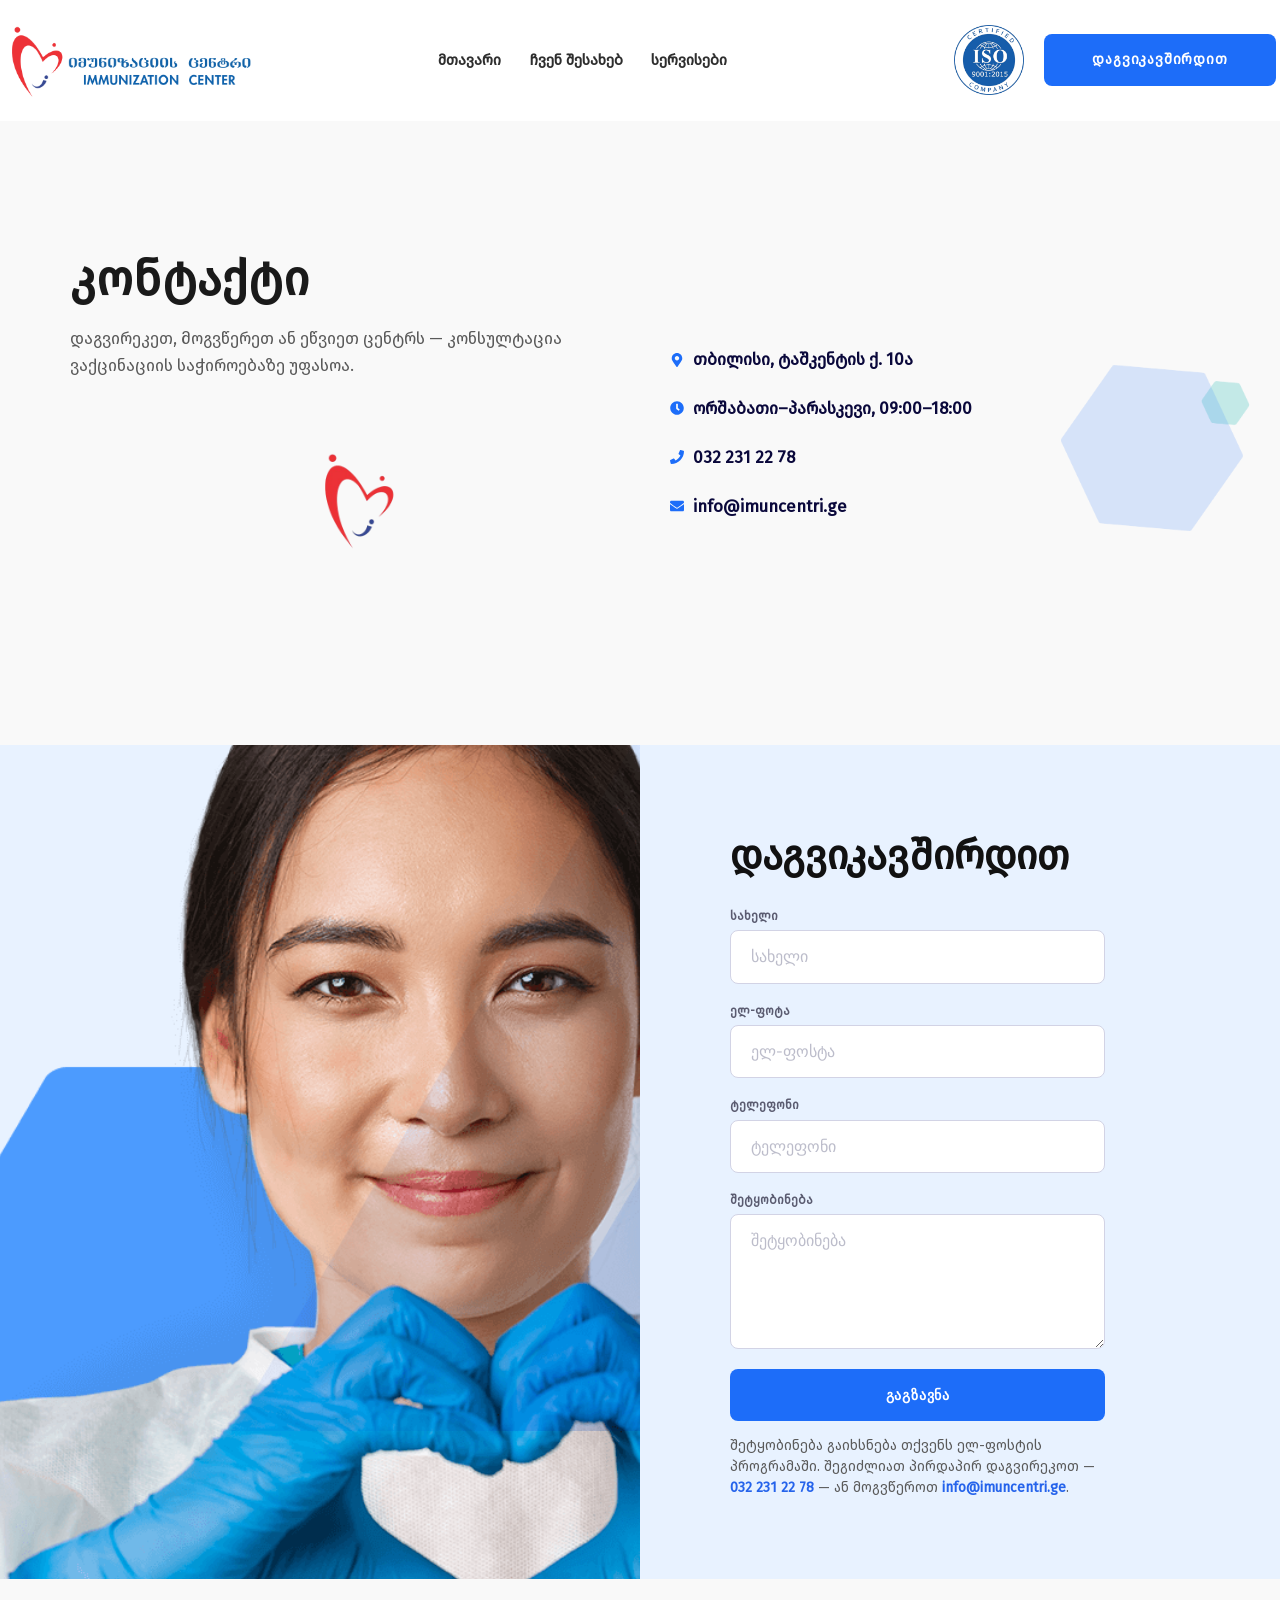
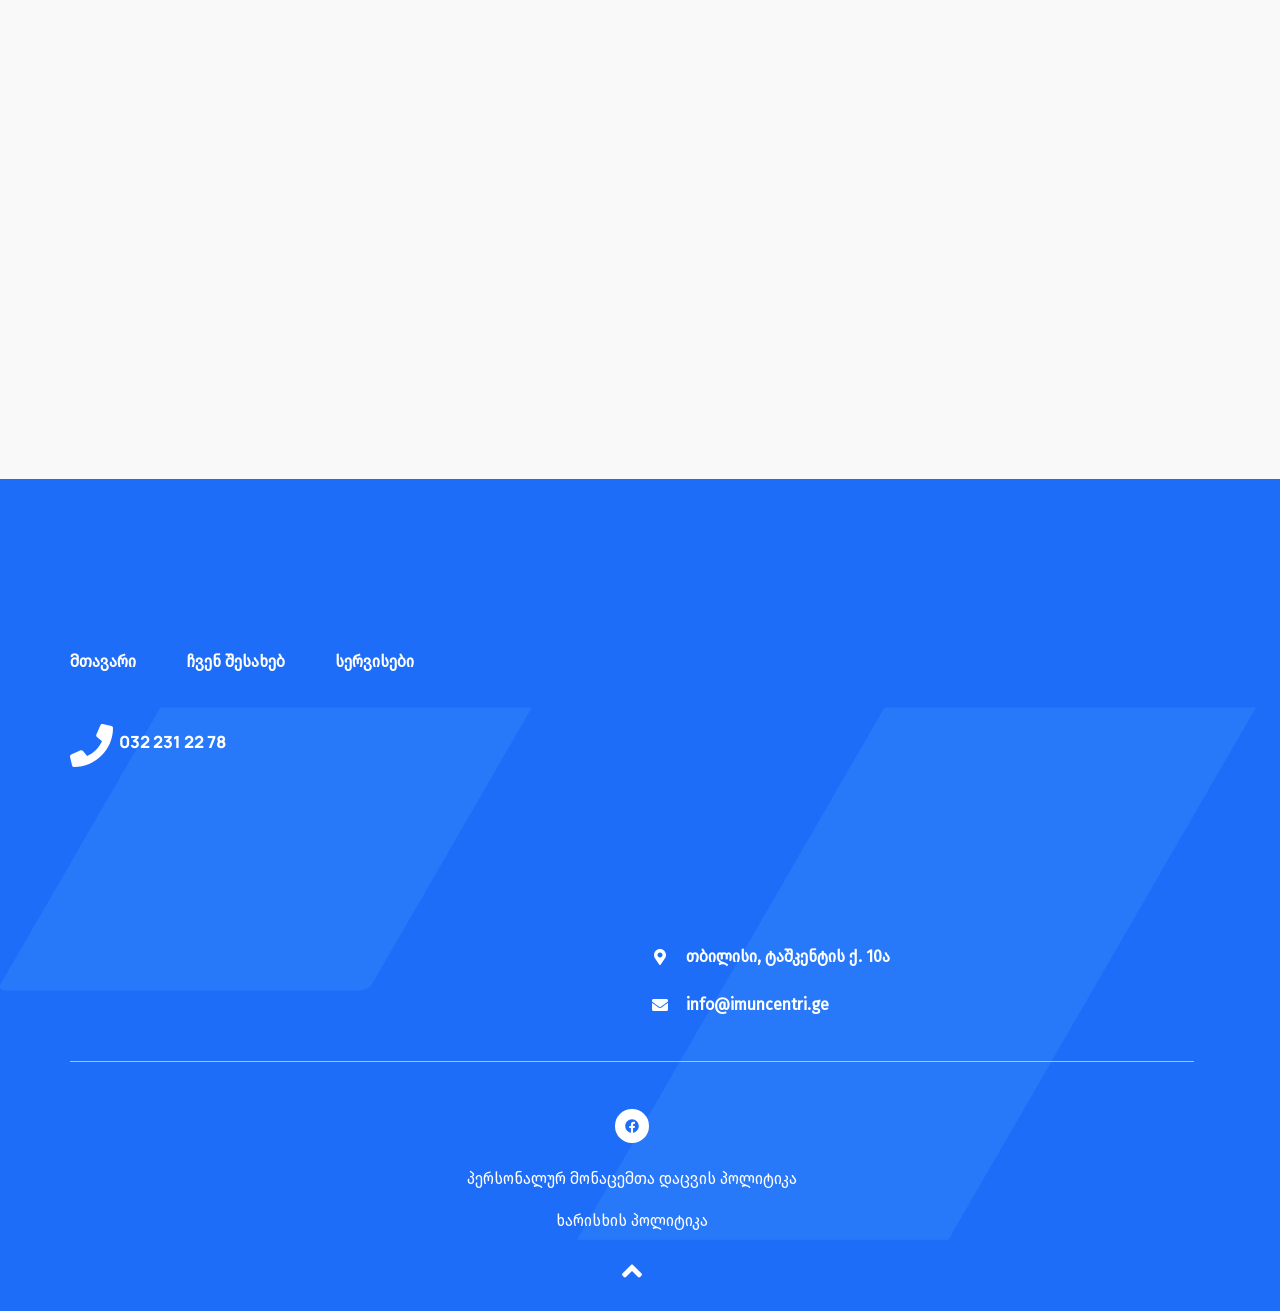
<file: contact/index.html>
<!DOCTYPE html>
<html data-contact-email="info@imuncentri.ge" lang="ka">
<head>
	<meta charset="UTF-8">
			<title>კონტაქტი &#8211; იმუნიზაციის ცენტრი</title>
		<meta name="viewport" content="width=device-width, initial-scale=1" />
<meta name='robots' content='max-image-preview:large' />
<title>კონტაქტი &#8211; იმუნიზაციის ცენტრი</title>
<style id="wp-img-auto-sizes-contain-inline-css">
img:is([sizes=auto i],[sizes^="auto," i]){contain-intrinsic-size:3000px 1500px}
/*# sourceURL=wp-img-auto-sizes-contain-inline-css */
</style>
<style id="wp-emoji-styles-inline-css">

	img.wp-smiley, img.emoji {
		display: inline !important;
		border: none !important;
		box-shadow: none !important;
		height: 1em !important;
		width: 1em !important;
		margin: 0 0.07em !important;
		vertical-align: -0.1em !important;
		background: none !important;
		padding: 0 !important;
	}
/*# sourceURL=wp-emoji-styles-inline-css */
</style>
<style id="wp-block-library-inline-css">
:root{--wp-block-synced-color:#7a00df;--wp-block-synced-color--rgb:122,0,223;--wp-bound-block-color:var(--wp-block-synced-color);--wp-editor-canvas-background:#ddd;--wp-admin-theme-color:#007cba;--wp-admin-theme-color--rgb:0,124,186;--wp-admin-theme-color-darker-10:#006ba1;--wp-admin-theme-color-darker-10--rgb:0,107,160.5;--wp-admin-theme-color-darker-20:#005a87;--wp-admin-theme-color-darker-20--rgb:0,90,135;--wp-admin-border-width-focus:2px}@media (min-resolution:192dpi){:root{--wp-admin-border-width-focus:1.5px}}.wp-element-button{cursor:pointer}:root .has-very-light-gray-background-color{background-color:#eee}:root .has-very-dark-gray-background-color{background-color:#313131}:root .has-very-light-gray-color{color:#eee}:root .has-very-dark-gray-color{color:#313131}:root .has-vivid-green-cyan-to-vivid-cyan-blue-gradient-background{background:linear-gradient(135deg,#00d084,#0693e3)}:root .has-purple-crush-gradient-background{background:linear-gradient(135deg,#34e2e4,#4721fb 50%,#ab1dfe)}:root .has-hazy-dawn-gradient-background{background:linear-gradient(135deg,#faaca8,#dad0ec)}:root .has-subdued-olive-gradient-background{background:linear-gradient(135deg,#fafae1,#67a671)}:root .has-atomic-cream-gradient-background{background:linear-gradient(135deg,#fdd79a,#004a59)}:root .has-nightshade-gradient-background{background:linear-gradient(135deg,#330968,#31cdcf)}:root .has-midnight-gradient-background{background:linear-gradient(135deg,#020381,#2874fc)}:root{--wp--preset--font-size--normal:16px;--wp--preset--font-size--huge:42px}.has-regular-font-size{font-size:1em}.has-larger-font-size{font-size:2.625em}.has-normal-font-size{font-size:var(--wp--preset--font-size--normal)}.has-huge-font-size{font-size:var(--wp--preset--font-size--huge)}:root .has-text-align-center{text-align:center}:root .has-text-align-left{text-align:left}:root .has-text-align-right{text-align:right}.has-fit-text{white-space:nowrap!important}#end-resizable-editor-section{display:none}.aligncenter{clear:both}.items-justified-left{justify-content:flex-start}.items-justified-center{justify-content:center}.items-justified-right{justify-content:flex-end}.items-justified-space-between{justify-content:space-between}.screen-reader-text{word-wrap:normal!important;border:0;clip-path:inset(50%);height:1px;margin:-1px;overflow:hidden;padding:0;position:absolute;width:1px;word-break:normal!important}.screen-reader-text:focus{background-color:#ddd;clip-path:none;color:#444;display:block;font-size:1em;height:auto;left:5px;line-height:normal;padding:15px 23px 14px;text-decoration:none;top:5px;width:auto;z-index:100000}html :where(.has-border-color){border-style:solid}html :where([style^=border-color],[style*=";border-color"],[style*="; border-color"]){border-style:solid}html :where([style^=border-top-color],[style*=";border-top-color"],[style*="; border-top-color"]){border-top-style:solid}html :where([style^=border-right-color],[style*=";border-right-color"],[style*="; border-right-color"]){border-right-style:solid}html :where([style^=border-bottom-color],[style*=";border-bottom-color"],[style*="; border-bottom-color"]){border-bottom-style:solid}html :where([style^=border-left-color],[style*=";border-left-color"],[style*="; border-left-color"]){border-left-style:solid}html :where([style^=border-width],[style*=";border-width"],[style*="; border-width"]){border-style:solid}html :where([style^=border-top-width],[style*=";border-top-width"],[style*="; border-top-width"]){border-top-style:solid}html :where([style^=border-right-width],[style*=";border-right-width"],[style*="; border-right-width"]){border-right-style:solid}html :where([style^=border-bottom-width],[style*=";border-bottom-width"],[style*="; border-bottom-width"]){border-bottom-style:solid}html :where([style^=border-left-width],[style*=";border-left-width"],[style*="; border-left-width"]){border-left-style:solid}html :where(img[class*=wp-image-]){height:auto;max-width:100%}:where(figure){margin:0 0 1em}html :where(.is-position-sticky){--wp-admin--admin-bar--position-offset:var(--wp-admin--admin-bar--height,0px)}@media screen and (max-width:600px){html :where(.is-position-sticky){--wp-admin--admin-bar--position-offset:0px}}
/*# sourceURL=/wp-includes/css/dist/block-library/common.min.css */
</style>
<style id="global-styles-inline-css">
:root{--wp--preset--aspect-ratio--square: 1;--wp--preset--aspect-ratio--4-3: 4/3;--wp--preset--aspect-ratio--3-4: 3/4;--wp--preset--aspect-ratio--3-2: 3/2;--wp--preset--aspect-ratio--2-3: 2/3;--wp--preset--aspect-ratio--16-9: 16/9;--wp--preset--aspect-ratio--9-16: 9/16;--wp--preset--color--black: #000000;--wp--preset--color--cyan-bluish-gray: #abb8c3;--wp--preset--color--white: #ffffff;--wp--preset--color--pale-pink: #f78da7;--wp--preset--color--vivid-red: #cf2e2e;--wp--preset--color--luminous-vivid-orange: #ff6900;--wp--preset--color--luminous-vivid-amber: #fcb900;--wp--preset--color--light-green-cyan: #7bdcb5;--wp--preset--color--vivid-green-cyan: #00d084;--wp--preset--color--pale-cyan-blue: #8ed1fc;--wp--preset--color--vivid-cyan-blue: #0693e3;--wp--preset--color--vivid-purple: #9b51e0;--wp--preset--color--base: #f9f9f9;--wp--preset--color--base-2: #ffffff;--wp--preset--color--contrast: #111111;--wp--preset--color--contrast-2: #636363;--wp--preset--color--contrast-3: #A4A4A4;--wp--preset--color--accent: #cfcabe;--wp--preset--color--accent-2: #c2a990;--wp--preset--color--accent-3: #d8613c;--wp--preset--color--accent-4: #b1c5a4;--wp--preset--color--accent-5: #b5bdbc;--wp--preset--gradient--vivid-cyan-blue-to-vivid-purple: linear-gradient(135deg,rgb(6,147,227) 0%,rgb(155,81,224) 100%);--wp--preset--gradient--light-green-cyan-to-vivid-green-cyan: linear-gradient(135deg,rgb(122,220,180) 0%,rgb(0,208,130) 100%);--wp--preset--gradient--luminous-vivid-amber-to-luminous-vivid-orange: linear-gradient(135deg,rgb(252,185,0) 0%,rgb(255,105,0) 100%);--wp--preset--gradient--luminous-vivid-orange-to-vivid-red: linear-gradient(135deg,rgb(255,105,0) 0%,rgb(207,46,46) 100%);--wp--preset--gradient--very-light-gray-to-cyan-bluish-gray: linear-gradient(135deg,rgb(238,238,238) 0%,rgb(169,184,195) 100%);--wp--preset--gradient--cool-to-warm-spectrum: linear-gradient(135deg,rgb(74,234,220) 0%,rgb(151,120,209) 20%,rgb(207,42,186) 40%,rgb(238,44,130) 60%,rgb(251,105,98) 80%,rgb(254,248,76) 100%);--wp--preset--gradient--blush-light-purple: linear-gradient(135deg,rgb(255,206,236) 0%,rgb(152,150,240) 100%);--wp--preset--gradient--blush-bordeaux: linear-gradient(135deg,rgb(254,205,165) 0%,rgb(254,45,45) 50%,rgb(107,0,62) 100%);--wp--preset--gradient--luminous-dusk: linear-gradient(135deg,rgb(255,203,112) 0%,rgb(199,81,192) 50%,rgb(65,88,208) 100%);--wp--preset--gradient--pale-ocean: linear-gradient(135deg,rgb(255,245,203) 0%,rgb(182,227,212) 50%,rgb(51,167,181) 100%);--wp--preset--gradient--electric-grass: linear-gradient(135deg,rgb(202,248,128) 0%,rgb(113,206,126) 100%);--wp--preset--gradient--midnight: linear-gradient(135deg,rgb(2,3,129) 0%,rgb(40,116,252) 100%);--wp--preset--gradient--gradient-1: linear-gradient(to bottom, #cfcabe 0%, #F9F9F9 100%);--wp--preset--gradient--gradient-2: linear-gradient(to bottom, #C2A990 0%, #F9F9F9 100%);--wp--preset--gradient--gradient-3: linear-gradient(to bottom, #D8613C 0%, #F9F9F9 100%);--wp--preset--gradient--gradient-4: linear-gradient(to bottom, #B1C5A4 0%, #F9F9F9 100%);--wp--preset--gradient--gradient-5: linear-gradient(to bottom, #B5BDBC 0%, #F9F9F9 100%);--wp--preset--gradient--gradient-6: linear-gradient(to bottom, #A4A4A4 0%, #F9F9F9 100%);--wp--preset--gradient--gradient-7: linear-gradient(to bottom, #cfcabe 50%, #F9F9F9 50%);--wp--preset--gradient--gradient-8: linear-gradient(to bottom, #C2A990 50%, #F9F9F9 50%);--wp--preset--gradient--gradient-9: linear-gradient(to bottom, #D8613C 50%, #F9F9F9 50%);--wp--preset--gradient--gradient-10: linear-gradient(to bottom, #B1C5A4 50%, #F9F9F9 50%);--wp--preset--gradient--gradient-11: linear-gradient(to bottom, #B5BDBC 50%, #F9F9F9 50%);--wp--preset--gradient--gradient-12: linear-gradient(to bottom, #A4A4A4 50%, #F9F9F9 50%);--wp--preset--font-size--small: 0.9rem;--wp--preset--font-size--medium: 1.05rem;--wp--preset--font-size--large: clamp(1.39rem, 1.39rem + ((1vw - 0.2rem) * 0.767), 1.85rem);--wp--preset--font-size--x-large: clamp(1.85rem, 1.85rem + ((1vw - 0.2rem) * 1.083), 2.5rem);--wp--preset--font-size--xx-large: clamp(2.5rem, 2.5rem + ((1vw - 0.2rem) * 1.283), 3.27rem);--wp--preset--font-family--body: "Inter", sans-serif;--wp--preset--font-family--heading: Cardo;--wp--preset--font-family--system-sans-serif: -apple-system, BlinkMacSystemFont, avenir next, avenir, segoe ui, helvetica neue, helvetica, Cantarell, Ubuntu, roboto, noto, arial, sans-serif;--wp--preset--font-family--system-serif: Iowan Old Style, Apple Garamond, Baskerville, Times New Roman, Droid Serif, Times, Source Serif Pro, serif, Apple Color Emoji, Segoe UI Emoji, Segoe UI Symbol;--wp--preset--font-family--firago: firago;--wp--preset--spacing--20: min(1.5rem, 2vw);--wp--preset--spacing--30: min(2.5rem, 3vw);--wp--preset--spacing--40: min(4rem, 5vw);--wp--preset--spacing--50: min(6.5rem, 8vw);--wp--preset--spacing--60: min(10.5rem, 13vw);--wp--preset--spacing--70: 3.38rem;--wp--preset--spacing--80: 5.06rem;--wp--preset--spacing--10: 1rem;--wp--preset--shadow--natural: 6px 6px 9px rgba(0, 0, 0, 0.2);--wp--preset--shadow--deep: 12px 12px 50px rgba(0, 0, 0, 0.4);--wp--preset--shadow--sharp: 6px 6px 0px rgba(0, 0, 0, 0.2);--wp--preset--shadow--outlined: 6px 6px 0px -3px rgb(255, 255, 255), 6px 6px rgb(0, 0, 0);--wp--preset--shadow--crisp: 6px 6px 0px rgb(0, 0, 0);}.wp-block-button{--wp--preset--dimension--25: 25%;--wp--preset--dimension--50: 50%;--wp--preset--dimension--75: 75%;--wp--preset--dimension--100: 100%;}:root { --wp--style--global--content-size: 620px;--wp--style--global--wide-size: 1280px; }:where(body) { margin: 0; }.wp-site-blocks { padding-top: var(--wp--style--root--padding-top); padding-bottom: var(--wp--style--root--padding-bottom); }.has-global-padding { padding-right: var(--wp--style--root--padding-right); padding-left: var(--wp--style--root--padding-left); }.has-global-padding > .alignfull { margin-right: calc(var(--wp--style--root--padding-right) * -1); margin-left: calc(var(--wp--style--root--padding-left) * -1); }.has-global-padding :where(:not(.alignfull.is-layout-flow) > .has-global-padding:not(.wp-block-block, .alignfull)) { padding-right: 0; padding-left: 0; }.has-global-padding :where(:not(.alignfull.is-layout-flow) > .has-global-padding:not(.wp-block-block, .alignfull)) > .alignfull { margin-left: 0; margin-right: 0; }.wp-site-blocks > .alignleft { float: left; margin-right: 2em; }.wp-site-blocks > .alignright { float: right; margin-left: 2em; }.wp-site-blocks > .aligncenter { justify-content: center; margin-left: auto; margin-right: auto; }:where(.wp-site-blocks) > * { margin-block-start: 1.2rem; margin-block-end: 0; }:where(.wp-site-blocks) > :first-child { margin-block-start: 0; }:where(.wp-site-blocks) > :last-child { margin-block-end: 0; }:root { --wp--style--block-gap: 1.2rem; }:root :where(.is-layout-flow) > :first-child{margin-block-start: 0;}:root :where(.is-layout-flow) > :last-child{margin-block-end: 0;}:root :where(.is-layout-flow) > *{margin-block-start: 1.2rem;margin-block-end: 0;}:root :where(.is-layout-constrained) > :first-child{margin-block-start: 0;}:root :where(.is-layout-constrained) > :last-child{margin-block-end: 0;}:root :where(.is-layout-constrained) > *{margin-block-start: 1.2rem;margin-block-end: 0;}:root :where(.is-layout-flex){gap: 1.2rem;}:root :where(.is-layout-grid){gap: 1.2rem;}.is-layout-flow > .alignleft{float: left;margin-inline-start: 0;margin-inline-end: 2em;}.is-layout-flow > .alignright{float: right;margin-inline-start: 2em;margin-inline-end: 0;}.is-layout-flow > .aligncenter{margin-left: auto !important;margin-right: auto !important;}.is-layout-constrained > .alignleft{float: left;margin-inline-start: 0;margin-inline-end: 2em;}.is-layout-constrained > .alignright{float: right;margin-inline-start: 2em;margin-inline-end: 0;}.is-layout-constrained > .aligncenter{margin-left: auto !important;margin-right: auto !important;}.is-layout-constrained > :where(:not(.alignleft):not(.alignright):not(.alignfull)){max-width: var(--wp--style--global--content-size);margin-left: auto !important;margin-right: auto !important;}.is-layout-constrained > .alignwide{max-width: var(--wp--style--global--wide-size);}body .is-layout-flex{display: flex;}.is-layout-flex{flex-wrap: wrap;align-items: center;}.is-layout-flex > :is(*, div){margin: 0;}body .is-layout-grid{display: grid;}.is-layout-grid > :is(*, div){margin: 0;}body{background-color: var(--wp--preset--color--base);color: var(--wp--preset--color--contrast);font-family: var(--wp--preset--font-family--body);font-size: var(--wp--preset--font-size--medium);font-style: normal;font-weight: 400;line-height: 1.55;--wp--style--root--padding-top: 0px;--wp--style--root--padding-right: var(--wp--preset--spacing--50);--wp--style--root--padding-bottom: 0px;--wp--style--root--padding-left: var(--wp--preset--spacing--50);}a:where(:not(.wp-element-button)){color: var(--wp--preset--color--contrast);}:root :where(a:where(:not(.wp-element-button)):hover){text-decoration: none;}h1, h2, h3, h4, h5, h6{color: var(--wp--preset--color--contrast);font-family: var(--wp--preset--font-family--heading);font-weight: 400;line-height: 1.2;}h1{font-size: var(--wp--preset--font-size--xx-large);line-height: 1.15;}h2{font-size: var(--wp--preset--font-size--x-large);}h3{font-size: var(--wp--preset--font-size--large);}h4{font-size: clamp(1.1rem, 1.1rem + ((1vw - 0.2rem) * 0.767), 1.5rem);}h5{font-size: var(--wp--preset--font-size--medium);}h6{font-size: var(--wp--preset--font-size--small);}:root :where(.wp-element-button, .wp-block-button__link){background-color: var(--wp--preset--color--contrast);border-radius: .33rem;border-color: var(--wp--preset--color--contrast);border-width: 0;color: var(--wp--preset--color--base);font-family: inherit;font-size: var(--wp--preset--font-size--small);font-style: normal;font-weight: 500;letter-spacing: inherit;line-height: inherit;padding-top: 0.6rem;padding-right: 1rem;padding-bottom: 0.6rem;padding-left: 1rem;text-decoration: none;text-transform: inherit;}:root :where(.wp-element-button:hover, .wp-block-button__link:hover){background-color: var(--wp--preset--color--contrast-2);border-color: var(--wp--preset--color--contrast-2);color: var(--wp--preset--color--base);}:root :where(.wp-element-button:focus, .wp-block-button__link:focus){background-color: var(--wp--preset--color--contrast-2);border-color: var(--wp--preset--color--contrast-2);color: var(--wp--preset--color--base);outline-color: var(--wp--preset--color--contrast);outline-offset: 2px;}:root :where(.wp-element-button:active, .wp-block-button__link:active){background-color: var(--wp--preset--color--contrast);color: var(--wp--preset--color--base);}:root :where(.wp-element-caption, .wp-block-audio figcaption, .wp-block-embed figcaption, .wp-block-gallery figcaption, .wp-block-image figcaption, .wp-block-table figcaption, .wp-block-video figcaption){color: var(--wp--preset--color--contrast-2);font-family: var(--wp--preset--font-family--body);font-size: 0.8rem;}.has-black-color{color: var(--wp--preset--color--black) !important;}.has-cyan-bluish-gray-color{color: var(--wp--preset--color--cyan-bluish-gray) !important;}.has-white-color{color: var(--wp--preset--color--white) !important;}.has-pale-pink-color{color: var(--wp--preset--color--pale-pink) !important;}.has-vivid-red-color{color: var(--wp--preset--color--vivid-red) !important;}.has-luminous-vivid-orange-color{color: var(--wp--preset--color--luminous-vivid-orange) !important;}.has-luminous-vivid-amber-color{color: var(--wp--preset--color--luminous-vivid-amber) !important;}.has-light-green-cyan-color{color: var(--wp--preset--color--light-green-cyan) !important;}.has-vivid-green-cyan-color{color: var(--wp--preset--color--vivid-green-cyan) !important;}.has-pale-cyan-blue-color{color: var(--wp--preset--color--pale-cyan-blue) !important;}.has-vivid-cyan-blue-color{color: var(--wp--preset--color--vivid-cyan-blue) !important;}.has-vivid-purple-color{color: var(--wp--preset--color--vivid-purple) !important;}.has-base-color{color: var(--wp--preset--color--base) !important;}.has-base-2-color{color: var(--wp--preset--color--base-2) !important;}.has-contrast-color{color: var(--wp--preset--color--contrast) !important;}.has-contrast-2-color{color: var(--wp--preset--color--contrast-2) !important;}.has-contrast-3-color{color: var(--wp--preset--color--contrast-3) !important;}.has-accent-color{color: var(--wp--preset--color--accent) !important;}.has-accent-2-color{color: var(--wp--preset--color--accent-2) !important;}.has-accent-3-color{color: var(--wp--preset--color--accent-3) !important;}.has-accent-4-color{color: var(--wp--preset--color--accent-4) !important;}.has-accent-5-color{color: var(--wp--preset--color--accent-5) !important;}.has-black-background-color{background-color: var(--wp--preset--color--black) !important;}.has-cyan-bluish-gray-background-color{background-color: var(--wp--preset--color--cyan-bluish-gray) !important;}.has-white-background-color{background-color: var(--wp--preset--color--white) !important;}.has-pale-pink-background-color{background-color: var(--wp--preset--color--pale-pink) !important;}.has-vivid-red-background-color{background-color: var(--wp--preset--color--vivid-red) !important;}.has-luminous-vivid-orange-background-color{background-color: var(--wp--preset--color--luminous-vivid-orange) !important;}.has-luminous-vivid-amber-background-color{background-color: var(--wp--preset--color--luminous-vivid-amber) !important;}.has-light-green-cyan-background-color{background-color: var(--wp--preset--color--light-green-cyan) !important;}.has-vivid-green-cyan-background-color{background-color: var(--wp--preset--color--vivid-green-cyan) !important;}.has-pale-cyan-blue-background-color{background-color: var(--wp--preset--color--pale-cyan-blue) !important;}.has-vivid-cyan-blue-background-color{background-color: var(--wp--preset--color--vivid-cyan-blue) !important;}.has-vivid-purple-background-color{background-color: var(--wp--preset--color--vivid-purple) !important;}.has-base-background-color{background-color: var(--wp--preset--color--base) !important;}.has-base-2-background-color{background-color: var(--wp--preset--color--base-2) !important;}.has-contrast-background-color{background-color: var(--wp--preset--color--contrast) !important;}.has-contrast-2-background-color{background-color: var(--wp--preset--color--contrast-2) !important;}.has-contrast-3-background-color{background-color: var(--wp--preset--color--contrast-3) !important;}.has-accent-background-color{background-color: var(--wp--preset--color--accent) !important;}.has-accent-2-background-color{background-color: var(--wp--preset--color--accent-2) !important;}.has-accent-3-background-color{background-color: var(--wp--preset--color--accent-3) !important;}.has-accent-4-background-color{background-color: var(--wp--preset--color--accent-4) !important;}.has-accent-5-background-color{background-color: var(--wp--preset--color--accent-5) !important;}.has-black-border-color{border-color: var(--wp--preset--color--black) !important;}.has-cyan-bluish-gray-border-color{border-color: var(--wp--preset--color--cyan-bluish-gray) !important;}.has-white-border-color{border-color: var(--wp--preset--color--white) !important;}.has-pale-pink-border-color{border-color: var(--wp--preset--color--pale-pink) !important;}.has-vivid-red-border-color{border-color: var(--wp--preset--color--vivid-red) !important;}.has-luminous-vivid-orange-border-color{border-color: var(--wp--preset--color--luminous-vivid-orange) !important;}.has-luminous-vivid-amber-border-color{border-color: var(--wp--preset--color--luminous-vivid-amber) !important;}.has-light-green-cyan-border-color{border-color: var(--wp--preset--color--light-green-cyan) !important;}.has-vivid-green-cyan-border-color{border-color: var(--wp--preset--color--vivid-green-cyan) !important;}.has-pale-cyan-blue-border-color{border-color: var(--wp--preset--color--pale-cyan-blue) !important;}.has-vivid-cyan-blue-border-color{border-color: var(--wp--preset--color--vivid-cyan-blue) !important;}.has-vivid-purple-border-color{border-color: var(--wp--preset--color--vivid-purple) !important;}.has-base-border-color{border-color: var(--wp--preset--color--base) !important;}.has-base-2-border-color{border-color: var(--wp--preset--color--base-2) !important;}.has-contrast-border-color{border-color: var(--wp--preset--color--contrast) !important;}.has-contrast-2-border-color{border-color: var(--wp--preset--color--contrast-2) !important;}.has-contrast-3-border-color{border-color: var(--wp--preset--color--contrast-3) !important;}.has-accent-border-color{border-color: var(--wp--preset--color--accent) !important;}.has-accent-2-border-color{border-color: var(--wp--preset--color--accent-2) !important;}.has-accent-3-border-color{border-color: var(--wp--preset--color--accent-3) !important;}.has-accent-4-border-color{border-color: var(--wp--preset--color--accent-4) !important;}.has-accent-5-border-color{border-color: var(--wp--preset--color--accent-5) !important;}.has-vivid-cyan-blue-to-vivid-purple-gradient-background{background: var(--wp--preset--gradient--vivid-cyan-blue-to-vivid-purple) !important;}.has-light-green-cyan-to-vivid-green-cyan-gradient-background{background: var(--wp--preset--gradient--light-green-cyan-to-vivid-green-cyan) !important;}.has-luminous-vivid-amber-to-luminous-vivid-orange-gradient-background{background: var(--wp--preset--gradient--luminous-vivid-amber-to-luminous-vivid-orange) !important;}.has-luminous-vivid-orange-to-vivid-red-gradient-background{background: var(--wp--preset--gradient--luminous-vivid-orange-to-vivid-red) !important;}.has-very-light-gray-to-cyan-bluish-gray-gradient-background{background: var(--wp--preset--gradient--very-light-gray-to-cyan-bluish-gray) !important;}.has-cool-to-warm-spectrum-gradient-background{background: var(--wp--preset--gradient--cool-to-warm-spectrum) !important;}.has-blush-light-purple-gradient-background{background: var(--wp--preset--gradient--blush-light-purple) !important;}.has-blush-bordeaux-gradient-background{background: var(--wp--preset--gradient--blush-bordeaux) !important;}.has-luminous-dusk-gradient-background{background: var(--wp--preset--gradient--luminous-dusk) !important;}.has-pale-ocean-gradient-background{background: var(--wp--preset--gradient--pale-ocean) !important;}.has-electric-grass-gradient-background{background: var(--wp--preset--gradient--electric-grass) !important;}.has-midnight-gradient-background{background: var(--wp--preset--gradient--midnight) !important;}.has-gradient-1-gradient-background{background: var(--wp--preset--gradient--gradient-1) !important;}.has-gradient-2-gradient-background{background: var(--wp--preset--gradient--gradient-2) !important;}.has-gradient-3-gradient-background{background: var(--wp--preset--gradient--gradient-3) !important;}.has-gradient-4-gradient-background{background: var(--wp--preset--gradient--gradient-4) !important;}.has-gradient-5-gradient-background{background: var(--wp--preset--gradient--gradient-5) !important;}.has-gradient-6-gradient-background{background: var(--wp--preset--gradient--gradient-6) !important;}.has-gradient-7-gradient-background{background: var(--wp--preset--gradient--gradient-7) !important;}.has-gradient-8-gradient-background{background: var(--wp--preset--gradient--gradient-8) !important;}.has-gradient-9-gradient-background{background: var(--wp--preset--gradient--gradient-9) !important;}.has-gradient-10-gradient-background{background: var(--wp--preset--gradient--gradient-10) !important;}.has-gradient-11-gradient-background{background: var(--wp--preset--gradient--gradient-11) !important;}.has-gradient-12-gradient-background{background: var(--wp--preset--gradient--gradient-12) !important;}.has-small-font-size{font-size: var(--wp--preset--font-size--small) !important;}.has-medium-font-size{font-size: var(--wp--preset--font-size--medium) !important;}.has-large-font-size{font-size: var(--wp--preset--font-size--large) !important;}.has-x-large-font-size{font-size: var(--wp--preset--font-size--x-large) !important;}.has-xx-large-font-size{font-size: var(--wp--preset--font-size--xx-large) !important;}.has-body-font-family{font-family: var(--wp--preset--font-family--body) !important;}.has-heading-font-family{font-family: var(--wp--preset--font-family--heading) !important;}.has-system-sans-serif-font-family{font-family: var(--wp--preset--font-family--system-sans-serif) !important;}.has-system-serif-font-family{font-family: var(--wp--preset--font-family--system-serif) !important;}.has-firago-font-family{font-family: var(--wp--preset--font-family--firago) !important;}:where(.wp-site-blocks *:focus){outline-width:2px;outline-style:solid}
/*# sourceURL=global-styles-inline-css */
</style>
<style id="wp-block-template-skip-link-inline-css">
/*! This file is auto-generated */
.skip-link.screen-reader-text{border:0;clip-path:inset(50%);height:1px;margin:-1px;overflow:hidden;padding:0;position:absolute!important;width:1px;word-wrap:normal!important;word-break:normal!important}.skip-link.screen-reader-text:focus{background-color:#eee;clip-path:none;color:#444;display:block;font-size:1em;height:auto;left:5px;line-height:normal;padding:15px 23px 14px;text-decoration:none;top:5px;width:auto;z-index:100000}
/*# sourceURL=/wp-includes/css/wp-block-template-skip-link.min.css */
</style>
<link rel='stylesheet' id='uaf_client_css-css' href='../wp-content/uploads/useanyfont/uaf.css' media='all' />
<link rel='stylesheet' id='hfe-style-css' href='../wp-content/plugins/header-footer-elementor/assets/css/header-footer-elementor.css' media='all' />
<link rel='stylesheet' id='elementor-frontend-css' href='../wp-content/plugins/elementor/assets/css/frontend-lite.min.css' media='all' />
<link rel='stylesheet' id='swiper-css' href='../wp-content/plugins/elementor/assets/lib/swiper/v8/css/swiper.min.css' media='all' />
<link rel='stylesheet' id='elementor-post-98-css' href='../wp-content/uploads/elementor/css/post-98.css' media='all' />
<link rel='stylesheet' id='elementor-pro-css' href='../wp-content/plugins/elementor-pro/assets/css/frontend-lite.min.css' media='all' />
<link rel='stylesheet' id='jet-sticky-frontend-css' href='../wp-content/plugins/jetsticky-for-elementor/assets/css/jet-sticky-frontend.css' media='all' />
<link rel='stylesheet' id='elementor-post-387-css' href='../wp-content/uploads/elementor/css/post-387.css' media='all' />
<link rel='stylesheet' id='elementor-post-348-css' href='../wp-content/uploads/elementor/css/post-348.css' media='all' />
<link rel='stylesheet' id='hfe-widgets-style-css' href='../wp-content/plugins/header-footer-elementor/inc/widgets-css/frontend.css' media='all' />
<link rel='stylesheet' id='elementor-post-356-css' href='../wp-content/uploads/elementor/css/post-356.css' media='all' />
<link rel='stylesheet' id='eael-general-css' href='../wp-content/plugins/essential-addons-for-elementor-lite/assets/front-end/css/view/general.min.css' media='all' />
<link rel='stylesheet' id='google-fonts-1-css' href='https://fonts.googleapis.com/css?family=Manrope:100,100italic,200,200italic,300,300italic,400,400italic,500,500italic,600,600italic,700,700italic,800,800italic,900,900italic&#038;display=swap&#038;ver=7.1' media='all' />
<link rel="preconnect" href="https://fonts.gstatic.com/" crossorigin><script id="jquery-core-js" src="../wp-includes/js/jquery/jquery.min.js"></script>
<script id="jquery-migrate-js" src="../wp-includes/js/jquery/jquery-migrate.min.js"></script>
<link rel="canonical" href="index.html" />
			<style>
				.e-con.e-parent:nth-of-type(n+4):not(.e-lazyloaded):not(.e-no-lazyload),
				.e-con.e-parent:nth-of-type(n+4):not(.e-lazyloaded):not(.e-no-lazyload) * {
					background-image: none !important;
				}
				@media screen and (max-height: 1024px) {
					.e-con.e-parent:nth-of-type(n+3):not(.e-lazyloaded):not(.e-no-lazyload),
					.e-con.e-parent:nth-of-type(n+3):not(.e-lazyloaded):not(.e-no-lazyload) * {
						background-image: none !important;
					}
				}
				@media screen and (max-height: 640px) {
					.e-con.e-parent:nth-of-type(n+2):not(.e-lazyloaded):not(.e-no-lazyload),
					.e-con.e-parent:nth-of-type(n+2):not(.e-lazyloaded):not(.e-no-lazyload) * {
						background-image: none !important;
					}
				}
			</style>
			<style class="wp-fonts-local">
@font-face{font-family:Inter;font-style:normal;font-weight:300 900;font-display:fallback;src:url('../wp-content/themes/twentytwentyfour/assets/fonts/inter/Inter-VariableFont_slnt,wght.woff2') format('woff2');font-stretch:normal;}
@font-face{font-family:Cardo;font-style:normal;font-weight:400;font-display:fallback;src:url('../wp-content/themes/twentytwentyfour/assets/fonts/cardo/cardo_normal_400.woff2') format('woff2');}
@font-face{font-family:Cardo;font-style:italic;font-weight:400;font-display:fallback;src:url('../wp-content/themes/twentytwentyfour/assets/fonts/cardo/cardo_italic_400.woff2') format('woff2');}
@font-face{font-family:Cardo;font-style:normal;font-weight:700;font-display:fallback;src:url('../wp-content/themes/twentytwentyfour/assets/fonts/cardo/cardo_normal_700.woff2') format('woff2');}
@font-face{font-family:firago;font-style:normal;font-weight:400;font-display:fallback;src:url('../wp-content/uploads/useanyfont/14firago.woff2') format('woff2');}
</style>
<link rel="icon" href="../wp-content/uploads/2024/05/logo-e1741616847958-150x150.png" sizes="32x32" />
<link rel="icon" href="../wp-content/uploads/2024/05/logo-e1741616847958.png" sizes="192x192" />
<link rel="apple-touch-icon" href="../wp-content/uploads/2024/05/logo-e1741616847958.png" />
<meta name="msapplication-TileImage" content="../wp-content/uploads/2024/05/logo-e1741616847958.png" />
	<meta name="viewport" content="width=device-width, initial-scale=1.0, viewport-fit=cover" /><link rel="stylesheet" href="../assets/site.css"><script src="../assets/site.js" defer></script></head>
<body class="wp-singular page-template page-template-elementor_canvas page page-id-387 wp-custom-logo wp-embed-responsive wp-theme-twentytwentyfour ehf-header ehf-footer ehf-template-twentytwentyfour ehf-stylesheet-twentytwentyfour elementor-default elementor-template-canvas elementor-kit-98 elementor-page elementor-page-387"><a class="ic-skip-link" href="#ic-main">მთავარ შიგთავსზე გადასვლა</a>
			<header id="masthead" itemscope="itemscope" itemtype="https://schema.org/WPHeader">
			<p class="main-title bhf-hidden" itemprop="headline"><a href="../index.html" title="იმუნიზაციის ცენტრი" rel="home">იმუნიზაციის ცენტრი</a></p>
					<div data-elementor-type="wp-post" data-elementor-id="348" class="elementor elementor-348" data-elementor-post-type="elementor-hf">
						<section class="elementor-section elementor-top-section elementor-element elementor-element-63ba34b elementor-hidden-desktop elementor-hidden-tablet elementor-hidden-mobile elementor-section-boxed elementor-section-height-default elementor-section-height-default" data-id="63ba34b" data-element_type="section" data-settings="{&quot;background_background&quot;:&quot;classic&quot;}">
						<div class="elementor-container elementor-column-gap-no">
					<div class="elementor-column elementor-col-50 elementor-top-column elementor-element elementor-element-bdf1024" data-id="bdf1024" data-element_type="column">
			<div class="elementor-widget-wrap elementor-element-populated">
						<div class="elementor-element elementor-element-764706e e-grid-align-left e-grid-align-mobile-center e-grid-align-tablet-center elementor-shape-rounded elementor-grid-0 elementor-widget elementor-widget-social-icons" data-id="764706e" data-element_type="widget" data-widget_type="social-icons.default">
				<div class="elementor-widget-container">
			<style>/*! elementor - v3.21.0 - 08-05-2024 */
.elementor-widget-social-icons.elementor-grid-0 .elementor-widget-container,.elementor-widget-social-icons.elementor-grid-mobile-0 .elementor-widget-container,.elementor-widget-social-icons.elementor-grid-tablet-0 .elementor-widget-container{line-height:1;font-size:0}.elementor-widget-social-icons:not(.elementor-grid-0):not(.elementor-grid-tablet-0):not(.elementor-grid-mobile-0) .elementor-grid{display:inline-grid}.elementor-widget-social-icons .elementor-grid{grid-column-gap:var(--grid-column-gap,5px);grid-row-gap:var(--grid-row-gap,5px);grid-template-columns:var(--grid-template-columns);justify-content:var(--justify-content,center);justify-items:var(--justify-content,center)}.elementor-icon.elementor-social-icon{font-size:var(--icon-size,25px);line-height:var(--icon-size,25px);width:calc(var(--icon-size, 25px) + 2 * var(--icon-padding, .5em));height:calc(var(--icon-size, 25px) + 2 * var(--icon-padding, .5em))}.elementor-social-icon{--e-social-icon-icon-color:#fff;display:inline-flex;background-color:#69727d;align-items:center;justify-content:center;text-align:center;cursor:pointer}.elementor-social-icon i{color:var(--e-social-icon-icon-color)}.elementor-social-icon svg{fill:var(--e-social-icon-icon-color)}.elementor-social-icon:last-child{margin:0}.elementor-social-icon:hover{opacity:.9;color:#fff}.elementor-social-icon-android{background-color:#a4c639}.elementor-social-icon-apple{background-color:#999}.elementor-social-icon-behance{background-color:#1769ff}.elementor-social-icon-bitbucket{background-color:#205081}.elementor-social-icon-codepen{background-color:#000}.elementor-social-icon-delicious{background-color:#39f}.elementor-social-icon-deviantart{background-color:#05cc47}.elementor-social-icon-digg{background-color:#005be2}.elementor-social-icon-dribbble{background-color:#ea4c89}.elementor-social-icon-elementor{background-color:#d30c5c}.elementor-social-icon-envelope{background-color:#ea4335}.elementor-social-icon-facebook,.elementor-social-icon-facebook-f{background-color:#3b5998}.elementor-social-icon-flickr{background-color:#0063dc}.elementor-social-icon-foursquare{background-color:#2d5be3}.elementor-social-icon-free-code-camp,.elementor-social-icon-freecodecamp{background-color:#006400}.elementor-social-icon-github{background-color:#333}.elementor-social-icon-gitlab{background-color:#e24329}.elementor-social-icon-globe{background-color:#69727d}.elementor-social-icon-google-plus,.elementor-social-icon-google-plus-g{background-color:#dd4b39}.elementor-social-icon-houzz{background-color:#7ac142}.elementor-social-icon-instagram{background-color:#262626}.elementor-social-icon-jsfiddle{background-color:#487aa2}.elementor-social-icon-link{background-color:#818a91}.elementor-social-icon-linkedin,.elementor-social-icon-linkedin-in{background-color:#0077b5}.elementor-social-icon-medium{background-color:#00ab6b}.elementor-social-icon-meetup{background-color:#ec1c40}.elementor-social-icon-mixcloud{background-color:#273a4b}.elementor-social-icon-odnoklassniki{background-color:#f4731c}.elementor-social-icon-pinterest{background-color:#bd081c}.elementor-social-icon-product-hunt{background-color:#da552f}.elementor-social-icon-reddit{background-color:#ff4500}.elementor-social-icon-rss{background-color:#f26522}.elementor-social-icon-shopping-cart{background-color:#4caf50}.elementor-social-icon-skype{background-color:#00aff0}.elementor-social-icon-slideshare{background-color:#0077b5}.elementor-social-icon-snapchat{background-color:#fffc00}.elementor-social-icon-soundcloud{background-color:#f80}.elementor-social-icon-spotify{background-color:#2ebd59}.elementor-social-icon-stack-overflow{background-color:#fe7a15}.elementor-social-icon-steam{background-color:#00adee}.elementor-social-icon-stumbleupon{background-color:#eb4924}.elementor-social-icon-telegram{background-color:#2ca5e0}.elementor-social-icon-threads{background-color:#000}.elementor-social-icon-thumb-tack{background-color:#1aa1d8}.elementor-social-icon-tripadvisor{background-color:#589442}.elementor-social-icon-tumblr{background-color:#35465c}.elementor-social-icon-twitch{background-color:#6441a5}.elementor-social-icon-twitter{background-color:#1da1f2}.elementor-social-icon-viber{background-color:#665cac}.elementor-social-icon-vimeo{background-color:#1ab7ea}.elementor-social-icon-vk{background-color:#45668e}.elementor-social-icon-weibo{background-color:#dd2430}.elementor-social-icon-weixin{background-color:#31a918}.elementor-social-icon-whatsapp{background-color:#25d366}.elementor-social-icon-wordpress{background-color:#21759b}.elementor-social-icon-x-twitter{background-color:#000}.elementor-social-icon-xing{background-color:#026466}.elementor-social-icon-yelp{background-color:#af0606}.elementor-social-icon-youtube{background-color:#cd201f}.elementor-social-icon-500px{background-color:#0099e5}.elementor-shape-rounded .elementor-icon.elementor-social-icon{border-radius:10%}.elementor-shape-circle .elementor-icon.elementor-social-icon{border-radius:50%}</style>		<div class="elementor-social-icons-wrapper elementor-grid">
							<span class="elementor-grid-item">
					<a class="elementor-icon elementor-social-icon elementor-social-icon-facebook elementor-animation-grow elementor-repeater-item-44527fb" aria-label="Facebook" rel="noopener" href="https://www.facebook.com/p/%E1%83%9E%E1%83%A0%E1%83%94%E1%83%95%E1%83%94%E1%83%9C%E1%83%AA%E1%83%98%E1%83%A3%E1%83%9A%E1%83%98-%E1%83%9B%E1%83%94%E1%83%93%E1%83%98%E1%83%AA%E1%83%98%E1%83%9C%E1%83%98%E1%83%A1%E1%83%90-%E1%83%93%E1%83%90-%E1%83%98%E1%83%9B%E1%83%A3%E1%83%9C%E1%83%98%E1%83%96%E1%83%90%E1%83%AA%E1%83%98%E1%83%98%E1%83%A1-%E1%83%AA%E1%83%94%E1%83%9C%E1%83%A2%E1%83%A0%E1%83%98-100063568840567/" target="_blank">
						<span class="elementor-screen-only">Facebook</span>
						<svg class="e-font-icon-svg e-fab-facebook" viewBox="0 0 512 512" xmlns="http://www.w3.org/2000/svg"><path d="M504 256C504 119 393 8 256 8S8 119 8 256c0 123.78 90.69 226.38 209.25 245V327.69h-63V256h63v-54.64c0-62.15 37-96.48 93.67-96.48 27.14 0 55.52 4.84 55.52 4.84v61h-31.28c-30.8 0-40.41 19.12-40.41 38.73V256h68.78l-11 71.69h-57.78V501C413.31 482.38 504 379.78 504 256z"></path></svg>					</a>
				</span>
					</div>
				</div>
				</div>
					</div>
		</div>
				<div class="elementor-column elementor-col-50 elementor-top-column elementor-element elementor-element-9b611d1 elementor-hidden-tablet elementor-hidden-phone" data-id="9b611d1" data-element_type="column">
			<div class="elementor-widget-wrap elementor-element-populated">
						<div class="elementor-element elementor-element-aa217d2 elementor-icon-list--layout-inline elementor-align-right elementor-mobile-align-left elementor-list-item-link-full_width elementor-widget elementor-widget-icon-list" data-id="aa217d2" data-element_type="widget" data-widget_type="icon-list.default">
				<div class="elementor-widget-container">
			<link rel="stylesheet" href="../wp-content/plugins/elementor/assets/css/widget-icon-list.min.css">		<ul class="elementor-icon-list-items elementor-inline-items">
							<li class="elementor-icon-list-item elementor-inline-item">
											<a href="#">

												<span class="elementor-icon-list-icon">
							<svg aria-hidden="true" class="e-font-icon-svg e-fas-map-marker-alt" viewBox="0 0 384 512" xmlns="http://www.w3.org/2000/svg"><path d="M172.268 501.67C26.97 291.031 0 269.413 0 192 0 85.961 85.961 0 192 0s192 85.961 192 192c0 77.413-26.97 99.031-172.268 309.67-9.535 13.774-29.93 13.773-39.464 0zM192 272c44.183 0 80-35.817 80-80s-35.817-80-80-80-80 35.817-80 80 35.817 80 80 80z"></path></svg>						</span>
										<span class="elementor-icon-list-text">თბილისი, ტაშკენტის ქ. 10ა</span>
											</a>
									</li>
								<li class="elementor-icon-list-item elementor-inline-item">
											<a href="tel:+995322312278">

												<span class="elementor-icon-list-icon">
							<svg aria-hidden="true" class="e-font-icon-svg e-fas-phone" viewBox="0 0 512 512" xmlns="http://www.w3.org/2000/svg"><path d="M493.4 24.6l-104-24c-11.3-2.6-22.9 3.3-27.5 13.9l-48 112c-4.2 9.8-1.4 21.3 6.9 28l60.6 49.6c-36 76.7-98.9 140.5-177.2 177.2l-49.6-60.6c-6.8-8.3-18.2-11.1-28-6.9l-112 48C3.9 366.5-2 378.1.6 389.4l24 104C27.1 504.2 36.7 512 48 512c256.1 0 464-207.5 464-464 0-11.2-7.7-20.9-18.6-23.4z"></path></svg>						</span>
										<span class="elementor-icon-list-text">032 231 22 78</span>
											</a>
									</li>
						</ul>
				</div>
				</div>
					</div>
		</div>
					</div>
		</section>
				<section class="elementor-section elementor-top-section elementor-element elementor-element-0f53089 elementor-section-boxed elementor-section-height-default elementor-section-height-default" data-id="0f53089" data-element_type="section" data-settings="{&quot;background_background&quot;:&quot;classic&quot;}">
							<div class="elementor-background-overlay"></div>
							<div class="elementor-container elementor-column-gap-no">
					<div class="elementor-column elementor-col-33 elementor-top-column elementor-element elementor-element-0b2cfb3" data-id="0b2cfb3" data-element_type="column">
			<div class="elementor-widget-wrap elementor-element-populated">
						<div class="elementor-element elementor-element-d4cf014 elementor-widget__width-initial elementor-invisible elementor-widget elementor-widget-theme-site-logo elementor-widget-image" data-id="d4cf014" data-element_type="widget" data-settings="{&quot;_animation&quot;:&quot;zoomIn&quot;}" data-widget_type="theme-site-logo.default">
				<div class="elementor-widget-container">
			<style>/*! elementor - v3.21.0 - 08-05-2024 */
.elementor-widget-image{text-align:center}.elementor-widget-image a{display:inline-block}.elementor-widget-image a img[src$=".svg"]{width:48px}.elementor-widget-image img{vertical-align:middle;display:inline-block}</style>						<a href="../index.html">
			<img width="790" height="244" src="../wp-content/uploads/2024/05/logo-e1741616847958.png" class="attachment-full size-full wp-image-789" alt="იმუნიზაციის ცენტრი" srcset="../wp-content/uploads/2024/05/logo-e1741616847958.png 790w, ../wp-content/uploads/2024/05/logo-e1741616847958-300x93.png 300w, ../wp-content/uploads/2024/05/logo-e1741616847958-768x237.png 768w" sizes="(max-width: 790px) 100vw, 790px" />				</a>
									</div>
				</div>
					</div>
		</div>
				<div class="elementor-column elementor-col-33 elementor-top-column elementor-element elementor-element-9f1ac17 elementor-hidden-phone" data-id="9f1ac17" data-element_type="column">
			<div class="elementor-widget-wrap elementor-element-populated">
						<div class="elementor-element elementor-element-2051617 elementor-nav-menu__align-center elementor-hidden-tablet elementor-hidden-phone elementor-nav-menu--dropdown-tablet elementor-nav-menu__text-align-aside elementor-nav-menu--toggle elementor-nav-menu--burger elementor-widget elementor-widget-nav-menu" data-id="2051617" data-element_type="widget" data-settings="{&quot;submenu_icon&quot;:{&quot;value&quot;:&quot;&lt;svg class=\&quot;e-font-icon-svg e-fas-angle-down\&quot; viewBox=\&quot;0 0 320 512\&quot; xmlns=\&quot;http:\/\/www.w3.org\/2000\/svg\&quot;&gt;&lt;path d=\&quot;M143 352.3L7 216.3c-9.4-9.4-9.4-24.6 0-33.9l22.6-22.6c9.4-9.4 24.6-9.4 33.9 0l96.4 96.4 96.4-96.4c9.4-9.4 24.6-9.4 33.9 0l22.6 22.6c9.4 9.4 9.4 24.6 0 33.9l-136 136c-9.2 9.4-24.4 9.4-33.8 0z\&quot;&gt;&lt;\/path&gt;&lt;\/svg&gt;&quot;,&quot;library&quot;:&quot;fa-solid&quot;},&quot;layout&quot;:&quot;horizontal&quot;,&quot;toggle&quot;:&quot;burger&quot;}" data-widget_type="nav-menu.default">
				<div class="elementor-widget-container">
			<link rel="stylesheet" href="../wp-content/plugins/elementor-pro/assets/css/widget-nav-menu.min.css">			<nav class="elementor-nav-menu--main elementor-nav-menu__container elementor-nav-menu--layout-horizontal e--pointer-text e--animation-grow">
				<ul id="menu-1-2051617" class="elementor-nav-menu"><li class="menu-item menu-item-type-post_type menu-item-object-page menu-item-home menu-item-96"><a href="../index.html" class="elementor-item">მთავარი</a></li>
<li class="menu-item menu-item-type-post_type menu-item-object-page menu-item-386"><a href="../about/index.html" class="elementor-item">ჩვენ შესახებ</a></li>
<li class="menu-item menu-item-type-post_type menu-item-object-page menu-item-462"><a href="../services/index.html" class="elementor-item">სერვისები</a></li>

</ul>			</nav>
					<div class="elementor-menu-toggle" role="button" tabindex="0" aria-label="Menu Toggle" aria-expanded="false">
			<svg aria-hidden="true" role="presentation" class="elementor-menu-toggle__icon--open e-font-icon-svg e-eicon-menu-bar" viewBox="0 0 1000 1000" xmlns="http://www.w3.org/2000/svg"><path d="M104 333H896C929 333 958 304 958 271S929 208 896 208H104C71 208 42 237 42 271S71 333 104 333ZM104 583H896C929 583 958 554 958 521S929 458 896 458H104C71 458 42 487 42 521S71 583 104 583ZM104 833H896C929 833 958 804 958 771S929 708 896 708H104C71 708 42 737 42 771S71 833 104 833Z"></path></svg><svg aria-hidden="true" role="presentation" class="elementor-menu-toggle__icon--close e-font-icon-svg e-eicon-close" viewBox="0 0 1000 1000" xmlns="http://www.w3.org/2000/svg"><path d="M742 167L500 408 258 167C246 154 233 150 217 150 196 150 179 158 167 167 154 179 150 196 150 212 150 229 154 242 171 254L408 500 167 742C138 771 138 800 167 829 196 858 225 858 254 829L496 587 738 829C750 842 767 846 783 846 800 846 817 842 829 829 842 817 846 804 846 783 846 767 842 750 829 737L588 500 833 258C863 229 863 200 833 171 804 137 775 137 742 167Z"></path></svg>			<span class="elementor-screen-only">Menu</span>
		</div>
					<nav class="elementor-nav-menu--dropdown elementor-nav-menu__container" aria-hidden="true">
				<ul id="menu-2-2051617" class="elementor-nav-menu"><li class="menu-item menu-item-type-post_type menu-item-object-page menu-item-home menu-item-96"><a href="../index.html" class="elementor-item" tabindex="-1">მთავარი</a></li>
<li class="menu-item menu-item-type-post_type menu-item-object-page menu-item-386"><a href="../about/index.html" class="elementor-item" tabindex="-1">ჩვენ შესახებ</a></li>
<li class="menu-item menu-item-type-post_type menu-item-object-page menu-item-462"><a href="../services/index.html" class="elementor-item" tabindex="-1">სერვისები</a></li>

</ul>			</nav>
				</div>
				</div>
					</div>
		</div>
				<div class="elementor-column elementor-col-33 elementor-top-column elementor-element elementor-element-c0b6954" data-id="c0b6954" data-element_type="column">
			<div class="elementor-widget-wrap elementor-element-populated">
						<div class="elementor-element elementor-element-54d571f elementor-widget__width-auto elementor-hidden-tablet elementor-hidden-mobile elementor-widget elementor-widget-image" data-id="54d571f" data-element_type="widget" data-widget_type="image.default">
				<div class="elementor-widget-container">
														<a href="../wp-content/uploads/2025/03/ISO.pdf" target="_blank" rel="noopener" aria-label="ISO 9001:2015 სერტიფიკატი (PDF)">
							<img width="500" height="500" src="../wp-content/uploads/2024/05/ISO_LOGO-removebg-preview.png" class="attachment-full size-full wp-image-1104" alt="ISO 9001:2015 სერტიფიცირებული კომპანია" srcset="../wp-content/uploads/2024/05/ISO_LOGO-removebg-preview.png 500w, ../wp-content/uploads/2024/05/ISO_LOGO-removebg-preview-300x300.png 300w, ../wp-content/uploads/2024/05/ISO_LOGO-removebg-preview-150x150.png 150w" sizes="(max-width: 500px) 100vw, 500px" />								</a>
													</div>
				</div>
				<div class="elementor-element elementor-element-f8292c9 elementor-widget__width-auto elementor-hidden-tablet elementor-hidden-phone elementor-widget elementor-widget-button" data-id="f8292c9" data-element_type="widget" data-settings="{&quot;_animation&quot;:&quot;none&quot;}" data-widget_type="button.default">
				<div class="elementor-widget-container">
					<div class="elementor-button-wrapper">
			<a class="elementor-button elementor-button-link elementor-size-sm elementor-animation-shrink" href="#colophon">
						<span class="elementor-button-content-wrapper">
									<span class="elementor-button-text">დაგვიკავშირდით</span>
					</span>
					</a>
		</div>
				</div>
				</div>
				<div class="elementor-element elementor-element-1ee883e hfe-nav-menu__align-right elementor-hidden-desktop hfe-submenu-icon-arrow hfe-submenu-animation-none hfe-link-redirect-child hfe-nav-menu__breakpoint-tablet elementor-widget elementor-widget-navigation-menu" data-id="1ee883e" data-element_type="widget" data-settings="{&quot;padding_horizontal_menu_item&quot;:{&quot;unit&quot;:&quot;px&quot;,&quot;size&quot;:15,&quot;sizes&quot;:[]},&quot;padding_horizontal_menu_item_tablet&quot;:{&quot;unit&quot;:&quot;px&quot;,&quot;size&quot;:&quot;&quot;,&quot;sizes&quot;:[]},&quot;padding_horizontal_menu_item_mobile&quot;:{&quot;unit&quot;:&quot;px&quot;,&quot;size&quot;:&quot;&quot;,&quot;sizes&quot;:[]},&quot;padding_vertical_menu_item&quot;:{&quot;unit&quot;:&quot;px&quot;,&quot;size&quot;:15,&quot;sizes&quot;:[]},&quot;padding_vertical_menu_item_tablet&quot;:{&quot;unit&quot;:&quot;px&quot;,&quot;size&quot;:&quot;&quot;,&quot;sizes&quot;:[]},&quot;padding_vertical_menu_item_mobile&quot;:{&quot;unit&quot;:&quot;px&quot;,&quot;size&quot;:&quot;&quot;,&quot;sizes&quot;:[]},&quot;menu_space_between&quot;:{&quot;unit&quot;:&quot;px&quot;,&quot;size&quot;:&quot;&quot;,&quot;sizes&quot;:[]},&quot;menu_space_between_tablet&quot;:{&quot;unit&quot;:&quot;px&quot;,&quot;size&quot;:&quot;&quot;,&quot;sizes&quot;:[]},&quot;menu_space_between_mobile&quot;:{&quot;unit&quot;:&quot;px&quot;,&quot;size&quot;:&quot;&quot;,&quot;sizes&quot;:[]},&quot;menu_row_space&quot;:{&quot;unit&quot;:&quot;px&quot;,&quot;size&quot;:&quot;&quot;,&quot;sizes&quot;:[]},&quot;menu_row_space_tablet&quot;:{&quot;unit&quot;:&quot;px&quot;,&quot;size&quot;:&quot;&quot;,&quot;sizes&quot;:[]},&quot;menu_row_space_mobile&quot;:{&quot;unit&quot;:&quot;px&quot;,&quot;size&quot;:&quot;&quot;,&quot;sizes&quot;:[]},&quot;dropdown_border_radius&quot;:{&quot;unit&quot;:&quot;px&quot;,&quot;top&quot;:&quot;&quot;,&quot;right&quot;:&quot;&quot;,&quot;bottom&quot;:&quot;&quot;,&quot;left&quot;:&quot;&quot;,&quot;isLinked&quot;:true},&quot;dropdown_border_radius_tablet&quot;:{&quot;unit&quot;:&quot;px&quot;,&quot;top&quot;:&quot;&quot;,&quot;right&quot;:&quot;&quot;,&quot;bottom&quot;:&quot;&quot;,&quot;left&quot;:&quot;&quot;,&quot;isLinked&quot;:true},&quot;dropdown_border_radius_mobile&quot;:{&quot;unit&quot;:&quot;px&quot;,&quot;top&quot;:&quot;&quot;,&quot;right&quot;:&quot;&quot;,&quot;bottom&quot;:&quot;&quot;,&quot;left&quot;:&quot;&quot;,&quot;isLinked&quot;:true},&quot;width_dropdown_item&quot;:{&quot;unit&quot;:&quot;px&quot;,&quot;size&quot;:&quot;220&quot;,&quot;sizes&quot;:[]},&quot;width_dropdown_item_tablet&quot;:{&quot;unit&quot;:&quot;px&quot;,&quot;size&quot;:&quot;&quot;,&quot;sizes&quot;:[]},&quot;width_dropdown_item_mobile&quot;:{&quot;unit&quot;:&quot;px&quot;,&quot;size&quot;:&quot;&quot;,&quot;sizes&quot;:[]},&quot;padding_horizontal_dropdown_item&quot;:{&quot;unit&quot;:&quot;px&quot;,&quot;size&quot;:&quot;&quot;,&quot;sizes&quot;:[]},&quot;padding_horizontal_dropdown_item_tablet&quot;:{&quot;unit&quot;:&quot;px&quot;,&quot;size&quot;:&quot;&quot;,&quot;sizes&quot;:[]},&quot;padding_horizontal_dropdown_item_mobile&quot;:{&quot;unit&quot;:&quot;px&quot;,&quot;size&quot;:&quot;&quot;,&quot;sizes&quot;:[]},&quot;padding_vertical_dropdown_item&quot;:{&quot;unit&quot;:&quot;px&quot;,&quot;size&quot;:15,&quot;sizes&quot;:[]},&quot;padding_vertical_dropdown_item_tablet&quot;:{&quot;unit&quot;:&quot;px&quot;,&quot;size&quot;:&quot;&quot;,&quot;sizes&quot;:[]},&quot;padding_vertical_dropdown_item_mobile&quot;:{&quot;unit&quot;:&quot;px&quot;,&quot;size&quot;:&quot;&quot;,&quot;sizes&quot;:[]},&quot;distance_from_menu&quot;:{&quot;unit&quot;:&quot;px&quot;,&quot;size&quot;:&quot;&quot;,&quot;sizes&quot;:[]},&quot;distance_from_menu_tablet&quot;:{&quot;unit&quot;:&quot;px&quot;,&quot;size&quot;:&quot;&quot;,&quot;sizes&quot;:[]},&quot;distance_from_menu_mobile&quot;:{&quot;unit&quot;:&quot;px&quot;,&quot;size&quot;:&quot;&quot;,&quot;sizes&quot;:[]},&quot;toggle_size&quot;:{&quot;unit&quot;:&quot;px&quot;,&quot;size&quot;:&quot;&quot;,&quot;sizes&quot;:[]},&quot;toggle_size_tablet&quot;:{&quot;unit&quot;:&quot;px&quot;,&quot;size&quot;:&quot;&quot;,&quot;sizes&quot;:[]},&quot;toggle_size_mobile&quot;:{&quot;unit&quot;:&quot;px&quot;,&quot;size&quot;:&quot;&quot;,&quot;sizes&quot;:[]},&quot;toggle_border_width&quot;:{&quot;unit&quot;:&quot;px&quot;,&quot;size&quot;:&quot;&quot;,&quot;sizes&quot;:[]},&quot;toggle_border_width_tablet&quot;:{&quot;unit&quot;:&quot;px&quot;,&quot;size&quot;:&quot;&quot;,&quot;sizes&quot;:[]},&quot;toggle_border_width_mobile&quot;:{&quot;unit&quot;:&quot;px&quot;,&quot;size&quot;:&quot;&quot;,&quot;sizes&quot;:[]},&quot;toggle_border_radius&quot;:{&quot;unit&quot;:&quot;px&quot;,&quot;size&quot;:&quot;&quot;,&quot;sizes&quot;:[]},&quot;toggle_border_radius_tablet&quot;:{&quot;unit&quot;:&quot;px&quot;,&quot;size&quot;:&quot;&quot;,&quot;sizes&quot;:[]},&quot;toggle_border_radius_mobile&quot;:{&quot;unit&quot;:&quot;px&quot;,&quot;size&quot;:&quot;&quot;,&quot;sizes&quot;:[]}}" data-widget_type="navigation-menu.default">
				<div class="elementor-widget-container">
						<div class="hfe-nav-menu hfe-layout-horizontal hfe-nav-menu-layout horizontal hfe-pointer__none" data-layout="horizontal">
				<div role="button" class="hfe-nav-menu__toggle elementor-clickable">
					<span class="screen-reader-text">Menu</span>
					<div class="hfe-nav-menu-icon">
						<svg aria-hidden="true"  class="e-font-icon-svg e-fas-align-right" viewBox="0 0 448 512" xmlns="http://www.w3.org/2000/svg"><path d="M16 224h416a16 16 0 0 0 16-16v-32a16 16 0 0 0-16-16H16a16 16 0 0 0-16 16v32a16 16 0 0 0 16 16zm416 192H16a16 16 0 0 0-16 16v32a16 16 0 0 0 16 16h416a16 16 0 0 0 16-16v-32a16 16 0 0 0-16-16zm3.17-384H172.83A12.82 12.82 0 0 0 160 44.83v38.34A12.82 12.82 0 0 0 172.83 96h262.34A12.82 12.82 0 0 0 448 83.17V44.83A12.82 12.82 0 0 0 435.17 32zm0 256H172.83A12.82 12.82 0 0 0 160 300.83v38.34A12.82 12.82 0 0 0 172.83 352h262.34A12.82 12.82 0 0 0 448 339.17v-38.34A12.82 12.82 0 0 0 435.17 288z"></path></svg>					</div>
				</div>
				<nav class="hfe-nav-menu__layout-horizontal hfe-nav-menu__submenu-arrow" data-toggle-icon="&lt;svg aria-hidden=&quot;true&quot; tabindex=&quot;0&quot; class=&quot;e-font-icon-svg e-fas-align-right&quot; viewBox=&quot;0 0 448 512&quot; xmlns=&quot;http://www.w3.org/2000/svg&quot;&gt;&lt;path d=&quot;M16 224h416a16 16 0 0 0 16-16v-32a16 16 0 0 0-16-16H16a16 16 0 0 0-16 16v32a16 16 0 0 0 16 16zm416 192H16a16 16 0 0 0-16 16v32a16 16 0 0 0 16 16h416a16 16 0 0 0 16-16v-32a16 16 0 0 0-16-16zm3.17-384H172.83A12.82 12.82 0 0 0 160 44.83v38.34A12.82 12.82 0 0 0 172.83 96h262.34A12.82 12.82 0 0 0 448 83.17V44.83A12.82 12.82 0 0 0 435.17 32zm0 256H172.83A12.82 12.82 0 0 0 160 300.83v38.34A12.82 12.82 0 0 0 172.83 352h262.34A12.82 12.82 0 0 0 448 339.17v-38.34A12.82 12.82 0 0 0 435.17 288z&quot;&gt;&lt;/path&gt;&lt;/svg&gt;" data-close-icon="&lt;svg aria-hidden=&quot;true&quot; tabindex=&quot;0&quot; class=&quot;e-font-icon-svg e-far-times-circle&quot; viewBox=&quot;0 0 512 512&quot; xmlns=&quot;http://www.w3.org/2000/svg&quot;&gt;&lt;path d=&quot;M256 8C119 8 8 119 8 256s111 248 248 248 248-111 248-248S393 8 256 8zm0 448c-110.5 0-200-89.5-200-200S145.5 56 256 56s200 89.5 200 200-89.5 200-200 200zm101.8-262.2L295.6 256l62.2 62.2c4.7 4.7 4.7 12.3 0 17l-22.6 22.6c-4.7 4.7-12.3 4.7-17 0L256 295.6l-62.2 62.2c-4.7 4.7-12.3 4.7-17 0l-22.6-22.6c-4.7-4.7-4.7-12.3 0-17l62.2-62.2-62.2-62.2c-4.7-4.7-4.7-12.3 0-17l22.6-22.6c4.7-4.7 12.3-4.7 17 0l62.2 62.2 62.2-62.2c4.7-4.7 12.3-4.7 17 0l22.6 22.6c4.7 4.7 4.7 12.3 0 17z&quot;&gt;&lt;/path&gt;&lt;/svg&gt;" data-full-width="yes">
					<ul id="menu-1-1ee883e" class="hfe-nav-menu"><li id="menu-item-96" class="menu-item menu-item-type-post_type menu-item-object-page menu-item-home parent hfe-creative-menu"><a href="../index.html" class = "hfe-menu-item">მთავარი</a></li>
<li id="menu-item-386" class="menu-item menu-item-type-post_type menu-item-object-page parent hfe-creative-menu"><a href="../about/index.html" class = "hfe-menu-item">ჩვენ შესახებ</a></li>
<li id="menu-item-462" class="menu-item menu-item-type-post_type menu-item-object-page parent hfe-creative-menu"><a href="../services/index.html" class = "hfe-menu-item">სერვისები</a></li>

</ul> 
				</nav>
			</div>
					</div>
				</div>
					</div>
		</div>
					</div>
		</section>
				</div>
				</header>

			<div id="ic-main" tabindex="-1"></div><div data-elementor-type="wp-page" data-elementor-id="387" class="elementor elementor-387" data-elementor-post-type="page">
						<section class="elementor-section elementor-top-section elementor-element elementor-element-468329a2 elementor-section-boxed elementor-section-height-default elementor-section-height-default" data-id="468329a2" data-element_type="section" data-settings="{&quot;background_background&quot;:&quot;classic&quot;,&quot;background_motion_fx_motion_fx_scrolling&quot;:&quot;yes&quot;,&quot;background_motion_fx_translateY_effect&quot;:&quot;yes&quot;,&quot;background_motion_fx_translateY_affectedRange&quot;:{&quot;unit&quot;:&quot;%&quot;,&quot;size&quot;:&quot;&quot;,&quot;sizes&quot;:{&quot;start&quot;:42,&quot;end&quot;:59}},&quot;background_motion_fx_translateY_speed&quot;:{&quot;unit&quot;:&quot;px&quot;,&quot;size&quot;:4,&quot;sizes&quot;:[]},&quot;background_motion_fx_devices&quot;:[&quot;desktop&quot;,&quot;tablet&quot;,&quot;mobile&quot;]}">
							<div class="elementor-background-overlay"></div>
							<div class="elementor-container elementor-column-gap-no">
					<div class="elementor-column elementor-col-50 elementor-top-column elementor-element elementor-element-699ac3b7 elementor-invisible" data-id="699ac3b7" data-element_type="column" data-settings="{&quot;animation&quot;:&quot;fadeIn&quot;,&quot;animation_delay&quot;:200}">
			<div class="elementor-widget-wrap elementor-element-populated"><div class="elementor-element elementor-widget elementor-widget-heading"><div class="elementor-widget-container"><h1 class="ic-page-title">კონტაქტი</h1><p class="ic-page-lead">დაგვირეკეთ, მოგვწერეთ ან ეწვიეთ ცენტრს — კონსულტაცია ვაქცინაციის საჭიროებაზე უფასოა.</p></div></div>
						<div class="elementor-element elementor-element-5c3d23b3 elementor-widget elementor-widget-image" data-id="5c3d23b3" data-element_type="widget" data-widget_type="image.default">
				<div class="elementor-widget-container">
													<img fetchpriority="high" decoding="async" width="202" height="552" src="../wp-content/uploads/2024/10/logo4-removebg-preview.png" class="attachment-full size-full wp-image-822" alt="იმუნიზაციის ცენტრი" srcset="../wp-content/uploads/2024/10/logo4-removebg-preview.png 202w, ../wp-content/uploads/2024/10/logo4-removebg-preview-110x300.png 110w" sizes="(max-width: 202px) 100vw, 202px" />													</div>
				</div>
					</div>
		</div>
				<div class="elementor-column elementor-col-50 elementor-top-column elementor-element elementor-element-7394c2d0 elementor-invisible" data-id="7394c2d0" data-element_type="column" data-settings="{&quot;animation&quot;:&quot;fadeIn&quot;,&quot;animation_delay&quot;:300}">
			<div class="elementor-widget-wrap elementor-element-populated">
						<div class="elementor-element elementor-element-6619a674 elementor-icon-list--layout-traditional elementor-list-item-link-full_width elementor-widget elementor-widget-icon-list" data-id="6619a674" data-element_type="widget" data-widget_type="icon-list.default">
				<div class="elementor-widget-container">
					<ul class="elementor-icon-list-items ic-contact-list">
							<li class="elementor-icon-list-item"><a href="https://www.google.com/maps/place/Preventive+Medicine+And+Immunization+Centre/@41.7250326,44.7639566,17z" target="_blank" rel="noopener">

												<span class="elementor-icon-list-icon">
							<svg aria-hidden="true" class="e-font-icon-svg e-fas-map-marker-alt" viewBox="0 0 384 512" xmlns="http://www.w3.org/2000/svg"><path d="M172.268 501.67C26.97 291.031 0 269.413 0 192 0 85.961 85.961 0 192 0s192 85.961 192 192c0 77.413-26.97 99.031-172.268 309.67-9.535 13.774-29.93 13.773-39.464 0zM192 272c44.183 0 80-35.817 80-80s-35.817-80-80-80-80 35.817-80 80 35.817 80 80 80z"></path></svg>						</span>
										<span class="elementor-icon-list-text">თბილისი, ტაშკენტის ქ. 10ა</span>
											</a>
									</li>
								<li class="elementor-icon-list-item ic-static"><a role="presentation">

												<span class="elementor-icon-list-icon">
							<svg aria-hidden="true" class="e-font-icon-svg e-fas-clock" viewBox="0 0 512 512" xmlns="http://www.w3.org/2000/svg"><path d="M256,8C119,8,8,119,8,256S119,504,256,504,504,393,504,256,393,8,256,8Zm92.49,313h0l-20,25a16,16,0,0,1-22.49,2.5h0l-67-49.72a40,40,0,0,1-15-31.23V112a16,16,0,0,1,16-16h32a16,16,0,0,1,16,16V256l58,42.5A16,16,0,0,1,348.49,321Z"></path></svg>						</span>
										<span class="elementor-icon-list-text">ორშაბათი–პარასკევი, 09:00–18:00</span>
											</a>
									</li>
								<li class="elementor-icon-list-item">
											<a href="tel:+995322312278">

												<span class="elementor-icon-list-icon">
							<svg aria-hidden="true" class="e-font-icon-svg e-fas-phone" viewBox="0 0 512 512" xmlns="http://www.w3.org/2000/svg"><path d="M493.4 24.6l-104-24c-11.3-2.6-22.9 3.3-27.5 13.9l-48 112c-4.2 9.8-1.4 21.3 6.9 28l60.6 49.6c-36 76.7-98.9 140.5-177.2 177.2l-49.6-60.6c-6.8-8.3-18.2-11.1-28-6.9l-112 48C3.9 366.5-2 378.1.6 389.4l24 104C27.1 504.2 36.7 512 48 512c256.1 0 464-207.5 464-464 0-11.2-7.7-20.9-18.6-23.4z"></path></svg>						</span>
										<span class="elementor-icon-list-text">032 231 22 78</span>
											</a>
									</li><li class="elementor-icon-list-item">
											<a href="mailto:info@imuncentri.ge">

												<span class="elementor-icon-list-icon">
							<svg aria-hidden="true" class="e-font-icon-svg e-fas-envelope" viewBox="0 0 512 512" xmlns="http://www.w3.org/2000/svg"><path d="M502.3 190.8c3.9-3.1 9.7-.2 9.7 4.7V400c0 26.5-21.5 48-48 48H48c-26.5 0-48-21.5-48-48V195.6c0-5 5.7-7.8 9.7-4.7 22.4 17.4 52.1 39.5 154.1 113.6 21.1 15.4 56.7 47.8 92.2 47.6 35.7.3 72-32.8 92.3-47.6 102-74.1 131.6-96.3 154-113.7zM256 320c23.2.4 56.6-29.2 73.4-41.4 132.7-96.3 142.8-104.7 173.4-128.7 5.8-4.5 9.2-11.5 9.2-18.9v-19c0-26.5-21.5-48-48-48H48C21.5 64 0 85.5 0 112v19c0 7.4 3.4 14.3 9.2 18.9 30.6 23.9 40.7 32.4 173.4 128.7 16.8 12.2 50.2 41.8 73.4 41.4z"></path></svg>						</span>
										<span class="elementor-icon-list-text">info@imuncentri.ge</span>
											</a>
									</li>
						</ul>
				</div>
				</div>
					</div>
		</div>
					</div>
		</section><section class="elementor-section elementor-top-section elementor-element elementor-element-64e3c8be elementor-section-full_width elementor-section-height-default elementor-section-height-default" data-id="64e3c8be" data-element_type="section" data-settings="{&quot;background_background&quot;:&quot;classic&quot;}">
						<div class="elementor-container elementor-column-gap-no">
					<div class="elementor-column elementor-col-33 elementor-top-column elementor-element elementor-element-77c839ef" data-id="77c839ef" data-element_type="column" data-settings="{&quot;background_background&quot;:&quot;classic&quot;,&quot;background_motion_fx_motion_fx_scrolling&quot;:&quot;yes&quot;,&quot;background_motion_fx_translateY_effect&quot;:&quot;yes&quot;,&quot;background_motion_fx_translateY_affectedRange&quot;:{&quot;unit&quot;:&quot;%&quot;,&quot;size&quot;:&quot;&quot;,&quot;sizes&quot;:{&quot;start&quot;:35,&quot;end&quot;:69}},&quot;background_motion_fx_translateY_speed&quot;:{&quot;unit&quot;:&quot;px&quot;,&quot;size&quot;:4,&quot;sizes&quot;:[]},&quot;background_motion_fx_devices&quot;:[&quot;desktop&quot;,&quot;tablet&quot;,&quot;mobile&quot;]}">
			<div class="elementor-widget-wrap elementor-element-populated">
					<div class="elementor-background-overlay"></div>
						<div class="elementor-element elementor-element-7f5f6936 elementor-widget elementor-widget-spacer" data-id="7f5f6936" data-element_type="widget" data-widget_type="spacer.default">
				<div class="elementor-widget-container">
			<style>/*! elementor - v3.21.0 - 08-05-2024 */
.elementor-column .elementor-spacer-inner{height:var(--spacer-size)}.e-con{--container-widget-width:100%}.e-con-inner>.elementor-widget-spacer,.e-con>.elementor-widget-spacer{width:var(--container-widget-width,var(--spacer-size));--align-self:var(--container-widget-align-self,initial);--flex-shrink:0}.e-con-inner>.elementor-widget-spacer>.elementor-widget-container,.e-con>.elementor-widget-spacer>.elementor-widget-container{height:100%;width:100%}.e-con-inner>.elementor-widget-spacer>.elementor-widget-container>.elementor-spacer,.e-con>.elementor-widget-spacer>.elementor-widget-container>.elementor-spacer{height:100%}.e-con-inner>.elementor-widget-spacer>.elementor-widget-container>.elementor-spacer>.elementor-spacer-inner,.e-con>.elementor-widget-spacer>.elementor-widget-container>.elementor-spacer>.elementor-spacer-inner{height:var(--container-widget-height,var(--spacer-size))}.e-con-inner>.elementor-widget-spacer.elementor-widget-empty,.e-con>.elementor-widget-spacer.elementor-widget-empty{position:relative;min-height:22px;min-width:22px}.e-con-inner>.elementor-widget-spacer.elementor-widget-empty .elementor-widget-empty-icon,.e-con>.elementor-widget-spacer.elementor-widget-empty .elementor-widget-empty-icon{position:absolute;top:0;bottom:0;left:0;right:0;margin:auto;padding:0;width:22px;height:22px}</style>		<div class="elementor-spacer">
			<div class="elementor-spacer-inner"></div>
		</div>
				</div>
				</div>
					</div>
		</div>
				<div class="elementor-column elementor-col-33 elementor-top-column elementor-element elementor-element-347ff505" data-id="347ff505" data-element_type="column" data-settings="{&quot;background_background&quot;:&quot;classic&quot;}">
			<div class="elementor-widget-wrap elementor-element-populated">
						<div class="elementor-element elementor-element-4b9ad62a elementor-widget elementor-widget-heading" data-id="4b9ad62a" data-element_type="widget" data-widget_type="heading.default">
				<div class="elementor-widget-container">
			<style>/*! elementor - v3.21.0 - 08-05-2024 */
.elementor-heading-title{padding:0;margin:0;line-height:1}.elementor-widget-heading .elementor-heading-title[class*=elementor-size-]>a{color:inherit;font-size:inherit;line-height:inherit}.elementor-widget-heading .elementor-heading-title.elementor-size-small{font-size:15px}.elementor-widget-heading .elementor-heading-title.elementor-size-medium{font-size:19px}.elementor-widget-heading .elementor-heading-title.elementor-size-large{font-size:29px}.elementor-widget-heading .elementor-heading-title.elementor-size-xl{font-size:39px}.elementor-widget-heading .elementor-heading-title.elementor-size-xxl{font-size:59px}</style><h2 class="elementor-heading-title elementor-size-default">დაგვიკავშირდით</h2>		</div>
				</div>
				<div class="elementor-element elementor-element-d990914 elementor-button-align-stretch elementor-widget elementor-widget-form" data-id="d990914" data-element_type="widget" data-settings="{&quot;step_next_label&quot;:&quot;Next&quot;,&quot;step_previous_label&quot;:&quot;Previous&quot;,&quot;button_width&quot;:&quot;100&quot;,&quot;step_type&quot;:&quot;number_text&quot;,&quot;step_icon_shape&quot;:&quot;circle&quot;}" data-widget_type="form.default">
				<div class="elementor-widget-container">
			<style>/*! elementor-pro - v3.21.0 - 15-04-2024 */
.elementor-button.elementor-hidden,.elementor-hidden{display:none}.e-form__step{width:100%}.e-form__step:not(.elementor-hidden){display:flex;flex-wrap:wrap}.e-form__buttons{flex-wrap:wrap}.e-form__buttons,.e-form__buttons__wrapper{display:flex}.e-form__indicators{display:flex;justify-content:space-between;align-items:center;flex-wrap:nowrap;font-size:13px;margin-bottom:var(--e-form-steps-indicators-spacing)}.e-form__indicators__indicator{display:flex;flex-direction:column;align-items:center;justify-content:center;flex-basis:0;padding:0 var(--e-form-steps-divider-gap)}.e-form__indicators__indicator__progress{width:100%;position:relative;background-color:var(--e-form-steps-indicator-progress-background-color);border-radius:var(--e-form-steps-indicator-progress-border-radius);overflow:hidden}.e-form__indicators__indicator__progress__meter{width:var(--e-form-steps-indicator-progress-meter-width,0);height:var(--e-form-steps-indicator-progress-height);line-height:var(--e-form-steps-indicator-progress-height);padding-right:15px;border-radius:var(--e-form-steps-indicator-progress-border-radius);background-color:var(--e-form-steps-indicator-progress-color);color:var(--e-form-steps-indicator-progress-meter-color);text-align:right;transition:width .1s linear}.e-form__indicators__indicator:first-child{padding-left:0}.e-form__indicators__indicator:last-child{padding-right:0}.e-form__indicators__indicator--state-inactive{color:var(--e-form-steps-indicator-inactive-primary-color,#c2cbd2)}.e-form__indicators__indicator--state-inactive [class*=indicator--shape-]:not(.e-form__indicators__indicator--shape-none){background-color:var(--e-form-steps-indicator-inactive-secondary-color,#fff)}.e-form__indicators__indicator--state-inactive object,.e-form__indicators__indicator--state-inactive svg{fill:var(--e-form-steps-indicator-inactive-primary-color,#c2cbd2)}.e-form__indicators__indicator--state-active{color:var(--e-form-steps-indicator-active-primary-color,#39b54a);border-color:var(--e-form-steps-indicator-active-secondary-color,#fff)}.e-form__indicators__indicator--state-active [class*=indicator--shape-]:not(.e-form__indicators__indicator--shape-none){background-color:var(--e-form-steps-indicator-active-secondary-color,#fff)}.e-form__indicators__indicator--state-active object,.e-form__indicators__indicator--state-active svg{fill:var(--e-form-steps-indicator-active-primary-color,#39b54a)}.e-form__indicators__indicator--state-completed{color:var(--e-form-steps-indicator-completed-secondary-color,#fff)}.e-form__indicators__indicator--state-completed [class*=indicator--shape-]:not(.e-form__indicators__indicator--shape-none){background-color:var(--e-form-steps-indicator-completed-primary-color,#39b54a)}.e-form__indicators__indicator--state-completed .e-form__indicators__indicator__label{color:var(--e-form-steps-indicator-completed-primary-color,#39b54a)}.e-form__indicators__indicator--state-completed .e-form__indicators__indicator--shape-none{color:var(--e-form-steps-indicator-completed-primary-color,#39b54a);background-color:initial}.e-form__indicators__indicator--state-completed object,.e-form__indicators__indicator--state-completed svg{fill:var(--e-form-steps-indicator-completed-secondary-color,#fff)}.e-form__indicators__indicator__icon{width:var(--e-form-steps-indicator-padding,30px);height:var(--e-form-steps-indicator-padding,30px);font-size:var(--e-form-steps-indicator-icon-size);border-width:1px;border-style:solid;display:flex;justify-content:center;align-items:center;overflow:hidden;margin-bottom:10px}.e-form__indicators__indicator__icon img,.e-form__indicators__indicator__icon object,.e-form__indicators__indicator__icon svg{width:var(--e-form-steps-indicator-icon-size);height:auto}.e-form__indicators__indicator__icon .e-font-icon-svg{height:1em}.e-form__indicators__indicator__number{width:var(--e-form-steps-indicator-padding,30px);height:var(--e-form-steps-indicator-padding,30px);border-width:1px;border-style:solid;display:flex;justify-content:center;align-items:center;margin-bottom:10px}.e-form__indicators__indicator--shape-circle{border-radius:50%}.e-form__indicators__indicator--shape-square{border-radius:0}.e-form__indicators__indicator--shape-rounded{border-radius:5px}.e-form__indicators__indicator--shape-none{border:0}.e-form__indicators__indicator__label{text-align:center}.e-form__indicators__indicator__separator{width:100%;height:var(--e-form-steps-divider-width);background-color:#babfc5}.e-form__indicators--type-icon,.e-form__indicators--type-icon_text,.e-form__indicators--type-number,.e-form__indicators--type-number_text{align-items:flex-start}.e-form__indicators--type-icon .e-form__indicators__indicator__separator,.e-form__indicators--type-icon_text .e-form__indicators__indicator__separator,.e-form__indicators--type-number .e-form__indicators__indicator__separator,.e-form__indicators--type-number_text .e-form__indicators__indicator__separator{margin-top:calc(var(--e-form-steps-indicator-padding, 30px) / 2 - var(--e-form-steps-divider-width, 1px) / 2)}.elementor-field-type-hidden{display:none}.elementor-field-type-html{display:inline-block}.elementor-field-type-tel input{direction:inherit}.elementor-login .elementor-lost-password,.elementor-login .elementor-remember-me{font-size:.85em}.elementor-field-type-recaptcha_v3 .elementor-field-label{display:none}.elementor-field-type-recaptcha_v3 .grecaptcha-badge{z-index:1}.elementor-button .elementor-form-spinner{order:3}.elementor-form .elementor-button>span{display:flex;justify-content:center;align-items:center}.elementor-form .elementor-button .elementor-button-text{white-space:normal;flex-grow:0}.elementor-form .elementor-button svg{height:auto}.elementor-form .elementor-button .e-font-icon-svg{height:1em}.elementor-select-wrapper .select-caret-down-wrapper{position:absolute;top:50%;transform:translateY(-50%);inset-inline-end:10px;pointer-events:none;font-size:11px}.elementor-select-wrapper .select-caret-down-wrapper svg{display:unset;width:1em;aspect-ratio:unset;fill:currentColor}.elementor-select-wrapper .select-caret-down-wrapper i{font-size:19px;line-height:2}.elementor-select-wrapper.remove-before:before{content:""!important}</style>		<form class="elementor-form" method="post" name="New Form">
			<input type="hidden" name="post_id" value="387"/>
			<input type="hidden" name="form_id" value="d990914"/>
			<input type="hidden" name="referer_title" value="კონტაქტი" />

							<input type="hidden" name="queried_id" value="387"/>
			
			<div class="elementor-form-fields-wrapper elementor-labels-above">
								<div class="elementor-field-type-text elementor-field-group elementor-column elementor-field-group-name elementor-col-100">
												<label for="form-field-name" class="elementor-field-label">
								სახელი							</label>
														<input size="1" type="text" required="required" aria-required="true" name="form_fields[name]" id="form-field-name" class="elementor-field elementor-size-sm  elementor-field-textual" placeholder="სახელი">
											</div>
								<div class="elementor-field-type-email elementor-field-group elementor-column elementor-field-group-email elementor-col-100 elementor-field-required">
												<label for="form-field-email" class="elementor-field-label">
								ელ-ფოტა							</label>
														<input size="1" type="email" name="form_fields[email]" id="form-field-email" class="elementor-field elementor-size-sm  elementor-field-textual" placeholder="ელ-ფოსტა" required="required" aria-required="true">
											</div>
								<div class="elementor-field-type-tel elementor-field-group elementor-column elementor-field-group-field_47b6d3f elementor-col-100 elementor-field-required">
												<label for="form-field-field_47b6d3f" class="elementor-field-label">
								ტელეფონი							</label>
								<input size="1" type="tel" name="form_fields[field_47b6d3f]" id="form-field-field_47b6d3f" class="elementor-field elementor-size-sm  elementor-field-textual" placeholder="ტელეფონი" required="required" aria-required="true" pattern="[0-9()#&amp;+*-=.]+" title="Only numbers and phone characters (#, -, *, etc) are accepted.">

						</div>
								<div class="elementor-field-type-textarea elementor-field-group elementor-column elementor-field-group-message elementor-col-100">
												<label for="form-field-message" class="elementor-field-label">
								შეტყობინება							</label>
						<textarea class="elementor-field-textual elementor-field  elementor-size-sm" name="form_fields[message]" id="form-field-message" required="required" aria-required="true" rows="4" placeholder="შეტყობინება"></textarea>				</div>
								<div class="elementor-field-group elementor-column elementor-field-type-submit elementor-col-100 e-form__buttons">
					<button type="submit" class="elementor-button elementor-size-sm">
						<span >
															<span class=" elementor-button-icon">
																										</span>
																						<span class="elementor-button-text">გაგზავნა</span>
													</span>
					</button>
				</div>
			</div>
		</form><p class="ic-form-note">შეტყობინება გაიხსნება თქვენს ელ-ფოსტის პროგრამაში. შეგიძლიათ პირდაპირ დაგვირეკოთ — <a href="tel:+995322312278">032 231 22 78</a> — ან მოგვწეროთ <a href="mailto:info@imuncentri.ge">info@imuncentri.ge</a>.</p>
				</div>
				</div>
					</div>
		</div>
				<div class="elementor-column elementor-col-33 elementor-top-column elementor-element elementor-element-41726c33 elementor-hidden-tablet elementor-hidden-phone" data-id="41726c33" data-element_type="column" data-settings="{&quot;background_background&quot;:&quot;classic&quot;}">
			<div class="elementor-widget-wrap elementor-element-populated">
						<div class="elementor-element elementor-element-1994c079 elementor-widget elementor-widget-spacer" data-id="1994c079" data-element_type="widget" data-widget_type="spacer.default">
				<div class="elementor-widget-container">
					<div class="elementor-spacer">
			<div class="elementor-spacer-inner"></div>
		</div>
				</div>
				</div>
					</div>
		</div>
					</div>
		</section><section class="elementor-section elementor-top-section ic-map elementor-element elementor-element-1aaa0409 elementor-section-full_width elementor-section-height-default elementor-section-height-default" data-id="1aaa0409" data-element_type="section">
						<div class="elementor-container elementor-column-gap-no">
					<div class="elementor-column elementor-col-100 elementor-top-column elementor-element elementor-element-6d4d8fa1" data-id="6d4d8fa1" data-element_type="column">
			<div class="elementor-widget-wrap elementor-element-populated">
						<div class="elementor-element elementor-element-9a8e23a elementor-widget elementor-widget-google_maps" data-id="9a8e23a" data-element_type="widget" data-widget_type="google_maps.default">
				<div class="elementor-widget-container">
			<style>/*! elementor - v3.21.0 - 08-05-2024 */
.elementor-widget-google_maps .elementor-widget-container{overflow:hidden}.elementor-widget-google_maps .elementor-custom-embed{line-height:0}.elementor-widget-google_maps iframe{height:300px}</style>		<div class="elementor-custom-embed">
			<iframe loading="lazy"
					src="https://maps.google.com/maps?q=41.7250326,44.7639566(%E1%83%9E%E1%83%A0%E1%83%94%E1%83%95%E1%83%94%E1%83%9C%E1%83%AA%E1%83%98%E1%83%A3%E1%83%9A%E1%83%98%20%E1%83%9B%E1%83%94%E1%83%93%E1%83%98%E1%83%AA%E1%83%98%E1%83%9C%E1%83%98%E1%83%A1%20%E1%83%AA%E1%83%94%E1%83%9C%E1%83%A2%E1%83%A0%E1%83%98)&#038;t=m&#038;z=17&#038;output=embed&#038;iwloc=near"
					title="პრევენციული მედიცინის ცენტრი"
					aria-label="პრევენციული მედიცინის ცენტრი"
			></iframe>
		</div>
				</div>
				</div>
					</div>
		</div>
					</div>
		</section>
				</div>
				<footer itemtype="https://schema.org/WPFooter" itemscope="itemscope" id="colophon" role="contentinfo">
			<div class='footer-width-fixer'>		<div data-elementor-type="wp-post" data-elementor-id="356" class="elementor elementor-356" data-elementor-post-type="elementor-hf">
						<section class="elementor-section elementor-top-section elementor-element elementor-element-1e1fe7d elementor-section-boxed elementor-section-height-default elementor-section-height-default" data-id="1e1fe7d" data-element_type="section" data-settings="{&quot;background_background&quot;:&quot;classic&quot;}">
						<div class="elementor-container elementor-column-gap-no">
					<div class="elementor-column elementor-col-100 elementor-top-column elementor-element elementor-element-f16c125" data-id="f16c125" data-element_type="column">
			<div class="elementor-widget-wrap elementor-element-populated">
						<section class="elementor-section elementor-inner-section elementor-element elementor-element-cc151bb elementor-section-boxed elementor-section-height-default elementor-section-height-default" data-id="cc151bb" data-element_type="section">
						<div class="elementor-container elementor-column-gap-no">
					<div class="elementor-column elementor-col-50 elementor-inner-column elementor-element elementor-element-22e5c5a" data-id="22e5c5a" data-element_type="column">
			<div class="elementor-widget-wrap elementor-element-populated">
						<div class="elementor-element elementor-element-f6bedb7 elementor-nav-menu__align-start elementor-nav-menu--dropdown-none elementor-widget elementor-widget-nav-menu" data-id="f6bedb7" data-element_type="widget" data-settings="{&quot;submenu_icon&quot;:{&quot;value&quot;:&quot;&lt;i class=\&quot;\&quot;&gt;&lt;\/i&gt;&quot;,&quot;library&quot;:&quot;&quot;},&quot;layout&quot;:&quot;horizontal&quot;}" data-widget_type="nav-menu.default">
				<div class="elementor-widget-container">
						<nav class="elementor-nav-menu--main elementor-nav-menu__container elementor-nav-menu--layout-horizontal e--pointer-text e--animation-grow">
				<ul id="menu-1-f6bedb7" class="elementor-nav-menu"><li class="menu-item menu-item-type-post_type menu-item-object-page menu-item-home menu-item-96"><a href="../index.html" class="elementor-item">მთავარი</a></li>
<li class="menu-item menu-item-type-post_type menu-item-object-page menu-item-386"><a href="../about/index.html" class="elementor-item">ჩვენ შესახებ</a></li>
<li class="menu-item menu-item-type-post_type menu-item-object-page menu-item-462"><a href="../services/index.html" class="elementor-item">სერვისები</a></li>

</ul>			</nav>
						<nav class="elementor-nav-menu--dropdown elementor-nav-menu__container" aria-hidden="true">
				<ul id="menu-2-f6bedb7" class="elementor-nav-menu"><li class="menu-item menu-item-type-post_type menu-item-object-page menu-item-home menu-item-96"><a href="../index.html" class="elementor-item" tabindex="-1">მთავარი</a></li>
<li class="menu-item menu-item-type-post_type menu-item-object-page menu-item-386"><a href="../about/index.html" class="elementor-item" tabindex="-1">ჩვენ შესახებ</a></li>
<li class="menu-item menu-item-type-post_type menu-item-object-page menu-item-462"><a href="../services/index.html" class="elementor-item" tabindex="-1">სერვისები</a></li>

</ul>			</nav>
				</div>
				</div>
				<div class="elementor-element elementor-element-2c57702 elementor-hidden-desktop elementor-hidden-tablet elementor-widget-divider--view-line elementor-widget elementor-widget-divider" data-id="2c57702" data-element_type="widget" data-widget_type="divider.default">
				<div class="elementor-widget-container">
			<style>/*! elementor - v3.21.0 - 08-05-2024 */
.elementor-widget-divider{--divider-border-style:none;--divider-border-width:1px;--divider-color:#0c0d0e;--divider-icon-size:20px;--divider-element-spacing:10px;--divider-pattern-height:24px;--divider-pattern-size:20px;--divider-pattern-url:none;--divider-pattern-repeat:repeat-x}.elementor-widget-divider .elementor-divider{display:flex}.elementor-widget-divider .elementor-divider__text{font-size:15px;line-height:1;max-width:95%}.elementor-widget-divider .elementor-divider__element{margin:0 var(--divider-element-spacing);flex-shrink:0}.elementor-widget-divider .elementor-icon{font-size:var(--divider-icon-size)}.elementor-widget-divider .elementor-divider-separator{display:flex;margin:0;direction:ltr}.elementor-widget-divider--view-line_icon .elementor-divider-separator,.elementor-widget-divider--view-line_text .elementor-divider-separator{align-items:center}.elementor-widget-divider--view-line_icon .elementor-divider-separator:after,.elementor-widget-divider--view-line_icon .elementor-divider-separator:before,.elementor-widget-divider--view-line_text .elementor-divider-separator:after,.elementor-widget-divider--view-line_text .elementor-divider-separator:before{display:block;content:"";border-block-end:0;flex-grow:1;border-block-start:var(--divider-border-width) var(--divider-border-style) var(--divider-color)}.elementor-widget-divider--element-align-left .elementor-divider .elementor-divider-separator>.elementor-divider__svg:first-of-type{flex-grow:0;flex-shrink:100}.elementor-widget-divider--element-align-left .elementor-divider-separator:before{content:none}.elementor-widget-divider--element-align-left .elementor-divider__element{margin-left:0}.elementor-widget-divider--element-align-right .elementor-divider .elementor-divider-separator>.elementor-divider__svg:last-of-type{flex-grow:0;flex-shrink:100}.elementor-widget-divider--element-align-right .elementor-divider-separator:after{content:none}.elementor-widget-divider--element-align-right .elementor-divider__element{margin-right:0}.elementor-widget-divider--element-align-start .elementor-divider .elementor-divider-separator>.elementor-divider__svg:first-of-type{flex-grow:0;flex-shrink:100}.elementor-widget-divider--element-align-start .elementor-divider-separator:before{content:none}.elementor-widget-divider--element-align-start .elementor-divider__element{margin-inline-start:0}.elementor-widget-divider--element-align-end .elementor-divider .elementor-divider-separator>.elementor-divider__svg:last-of-type{flex-grow:0;flex-shrink:100}.elementor-widget-divider--element-align-end .elementor-divider-separator:after{content:none}.elementor-widget-divider--element-align-end .elementor-divider__element{margin-inline-end:0}.elementor-widget-divider:not(.elementor-widget-divider--view-line_text):not(.elementor-widget-divider--view-line_icon) .elementor-divider-separator{border-block-start:var(--divider-border-width) var(--divider-border-style) var(--divider-color)}.elementor-widget-divider--separator-type-pattern{--divider-border-style:none}.elementor-widget-divider--separator-type-pattern.elementor-widget-divider--view-line .elementor-divider-separator,.elementor-widget-divider--separator-type-pattern:not(.elementor-widget-divider--view-line) .elementor-divider-separator:after,.elementor-widget-divider--separator-type-pattern:not(.elementor-widget-divider--view-line) .elementor-divider-separator:before,.elementor-widget-divider--separator-type-pattern:not([class*=elementor-widget-divider--view]) .elementor-divider-separator{width:100%;min-height:var(--divider-pattern-height);-webkit-mask-size:var(--divider-pattern-size) 100%;mask-size:var(--divider-pattern-size) 100%;-webkit-mask-repeat:var(--divider-pattern-repeat);mask-repeat:var(--divider-pattern-repeat);background-color:var(--divider-color);-webkit-mask-image:var(--divider-pattern-url);mask-image:var(--divider-pattern-url)}.elementor-widget-divider--no-spacing{--divider-pattern-size:auto}.elementor-widget-divider--bg-round{--divider-pattern-repeat:round}.rtl .elementor-widget-divider .elementor-divider__text{direction:rtl}.e-con-inner>.elementor-widget-divider,.e-con>.elementor-widget-divider{width:var(--container-widget-width,100%);--flex-grow:var(--container-widget-flex-grow)}</style>		<div class="elementor-divider">
			<span class="elementor-divider-separator">
						</span>
		</div>
				</div>
				</div>
				<div class="elementor-element elementor-element-f31b048 elementor-view-stacked elementor-position-left elementor-vertical-align-middle elementor-shape-circle elementor-mobile-position-top elementor-widget elementor-widget-icon-box" data-id="f31b048" data-element_type="widget" data-widget_type="icon-box.default">
				<div class="elementor-widget-container">
			<link rel="stylesheet" href="../wp-content/plugins/elementor/assets/css/widget-icon-box.min.css">		<div class="elementor-icon-box-wrapper">

						<div class="elementor-icon-box-icon">
				<span  class="elementor-icon elementor-animation-">
				<svg aria-hidden="true" class="e-font-icon-svg e-fas-phone" viewBox="0 0 512 512" xmlns="http://www.w3.org/2000/svg"><path d="M493.4 24.6l-104-24c-11.3-2.6-22.9 3.3-27.5 13.9l-48 112c-4.2 9.8-1.4 21.3 6.9 28l60.6 49.6c-36 76.7-98.9 140.5-177.2 177.2l-49.6-60.6c-6.8-8.3-18.2-11.1-28-6.9l-112 48C3.9 366.5-2 378.1.6 389.4l24 104C27.1 504.2 36.7 512 48 512c256.1 0 464-207.5 464-464 0-11.2-7.7-20.9-18.6-23.4z"></path></svg>				</span>
			</div>
			
						<div class="elementor-icon-box-content">

									<div class="elementor-icon-box-title">
						<span  >
							&nbsp 032 231 22 78						</span>
					</div>
				
									<p class="elementor-icon-box-description">
						

					</p>
				
			</div>
			
		</div>
				</div>
				</div>
				<div class="elementor-element elementor-element-acf7ce7 elementor-hidden-desktop elementor-hidden-tablet elementor-widget-divider--view-line elementor-widget elementor-widget-divider" data-id="acf7ce7" data-element_type="widget" data-widget_type="divider.default">
				<div class="elementor-widget-container">
					<div class="elementor-divider">
			<span class="elementor-divider-separator">
						</span>
		</div>
				</div>
				</div>
					</div>
		</div>
				<div class="elementor-column elementor-col-50 elementor-inner-column elementor-element elementor-element-d511f88" data-id="d511f88" data-element_type="column">
			<div class="elementor-widget-wrap elementor-element-populated">
						<div class="elementor-element elementor-element-e6164d9 elementor-widget elementor-widget-google_maps" data-id="e6164d9" data-element_type="widget" data-widget_type="google_maps.default">
				<div class="elementor-widget-container">
					<div class="elementor-custom-embed">
			<iframe loading="lazy"
					src="https://maps.google.com/maps?q=41.7250326,44.7639566(%E1%83%9E%E1%83%A0%E1%83%94%E1%83%95%E1%83%94%E1%83%9C%E1%83%AA%E1%83%98%E1%83%A3%E1%83%9A%E1%83%98%20%E1%83%9B%E1%83%94%E1%83%93%E1%83%98%E1%83%AA%E1%83%98%E1%83%9C%E1%83%98%E1%83%A1%20%E1%83%AA%E1%83%94%E1%83%9C%E1%83%A2%E1%83%A0%E1%83%98)&#038;t=m&#038;z=17&#038;output=embed&#038;iwloc=near"
					title="პრევენციული მედიცინის ცენტრი"
					aria-label="პრევენციული მედიცინის ცენტრი"
			></iframe>
		</div>
				</div>
				</div>
				<div class="elementor-element elementor-element-7b60513 elementor-icon-list--layout-inline elementor-align-left elementor-mobile-align-left elementor-list-item-link-full_width elementor-widget elementor-widget-icon-list" data-id="7b60513" data-element_type="widget" data-widget_type="icon-list.default">
				<div class="elementor-widget-container">
					<ul class="elementor-icon-list-items elementor-inline-items">
							<li class="elementor-icon-list-item elementor-inline-item">
											<span class="elementor-icon-list-icon">
							<svg aria-hidden="true" class="e-font-icon-svg e-fas-map-marker-alt" viewBox="0 0 384 512" xmlns="http://www.w3.org/2000/svg"><path d="M172.268 501.67C26.97 291.031 0 269.413 0 192 0 85.961 85.961 0 192 0s192 85.961 192 192c0 77.413-26.97 99.031-172.268 309.67-9.535 13.774-29.93 13.773-39.464 0zM192 272c44.183 0 80-35.817 80-80s-35.817-80-80-80-80 35.817-80 80 35.817 80 80 80z"></path></svg>						</span>
										<span class="elementor-icon-list-text">თბილისი, ტაშკენტის ქ. 10ა</span>
									</li>
						</ul>
				</div>
				</div>
				<div class="elementor-element elementor-element-d1a575b elementor-icon-list--layout-inline elementor-align-left elementor-mobile-align-left elementor-list-item-link-full_width elementor-widget elementor-widget-icon-list" data-id="d1a575b" data-element_type="widget" data-widget_type="icon-list.default">
				<div class="elementor-widget-container">
					<ul class="elementor-icon-list-items elementor-inline-items">
							<li class="elementor-icon-list-item elementor-inline-item">
											<a href="mailto:info@imuncentri.ge">

												<span class="elementor-icon-list-icon">
							<svg aria-hidden="true" class="e-font-icon-svg e-fas-envelope" viewBox="0 0 512 512" xmlns="http://www.w3.org/2000/svg"><path d="M502.3 190.8c3.9-3.1 9.7-.2 9.7 4.7V400c0 26.5-21.5 48-48 48H48c-26.5 0-48-21.5-48-48V195.6c0-5 5.7-7.8 9.7-4.7 22.4 17.4 52.1 39.5 154.1 113.6 21.1 15.4 56.7 47.8 92.2 47.6 35.7.3 72-32.8 92.3-47.6 102-74.1 131.6-96.3 154-113.7zM256 320c23.2.4 56.6-29.2 73.4-41.4 132.7-96.3 142.8-104.7 173.4-128.7 5.8-4.5 9.2-11.5 9.2-18.9v-19c0-26.5-21.5-48-48-48H48C21.5 64 0 85.5 0 112v19c0 7.4 3.4 14.3 9.2 18.9 30.6 23.9 40.7 32.4 173.4 128.7 16.8 12.2 50.2 41.8 73.4 41.4z"></path></svg>						</span>
										<span class="elementor-icon-list-text">info@imuncentri.ge</span>
											</a>
									</li>
						</ul>
				</div>
				</div>
					</div>
		</div>
					</div>
		</section>
				<div class="elementor-element elementor-element-0d634df elementor-widget-divider--view-line elementor-widget elementor-widget-divider" data-id="0d634df" data-element_type="widget" data-widget_type="divider.default">
				<div class="elementor-widget-container">
					<div class="elementor-divider">
			<span class="elementor-divider-separator">
						</span>
		</div>
				</div>
				</div>
				<div class="elementor-element elementor-element-3f87bc0 e-grid-align-mobile-center elementor-shape-circle elementor-grid-mobile-0 elementor-grid-0 e-grid-align-center elementor-widget elementor-widget-social-icons" data-id="3f87bc0" data-element_type="widget" data-widget_type="social-icons.default">
				<div class="elementor-widget-container">
					<div class="elementor-social-icons-wrapper elementor-grid">
							<span class="elementor-grid-item">
					<a class="elementor-icon elementor-social-icon elementor-social-icon-facebook elementor-animation-grow elementor-repeater-item-44527fb" aria-label="Facebook" rel="noopener" href="https://www.facebook.com/p/%E1%83%9E%E1%83%A0%E1%83%94%E1%83%95%E1%83%94%E1%83%9C%E1%83%AA%E1%83%98%E1%83%A3%E1%83%9A%E1%83%98-%E1%83%9B%E1%83%94%E1%83%93%E1%83%98%E1%83%AA%E1%83%98%E1%83%9C%E1%83%98%E1%83%A1%E1%83%90-%E1%83%93%E1%83%90-%E1%83%98%E1%83%9B%E1%83%A3%E1%83%9C%E1%83%98%E1%83%96%E1%83%90%E1%83%AA%E1%83%98%E1%83%98%E1%83%A1-%E1%83%AA%E1%83%94%E1%83%9C%E1%83%A2%E1%83%A0%E1%83%98-100063568840567/" target="_blank">
						<span class="elementor-screen-only">Facebook</span>
						<svg class="e-font-icon-svg e-fab-facebook" viewBox="0 0 512 512" xmlns="http://www.w3.org/2000/svg"><path d="M504 256C504 119 393 8 256 8S8 119 8 256c0 123.78 90.69 226.38 209.25 245V327.69h-63V256h63v-54.64c0-62.15 37-96.48 93.67-96.48 27.14 0 55.52 4.84 55.52 4.84v61h-31.28c-30.8 0-40.41 19.12-40.41 38.73V256h68.78l-11 71.69h-57.78V501C413.31 482.38 504 379.78 504 256z"></path></svg>					</a>
				</span>
					</div>
				</div>
				</div>
				<div class="elementor-element elementor-element-4e581a7 elementor-vertical-align-middle elementor-widget elementor-widget-icon-box" data-id="4e581a7" data-element_type="widget" data-widget_type="icon-box.default">
				<div class="elementor-widget-container">
					<div class="elementor-icon-box-wrapper">

			
						<div class="elementor-icon-box-content">

									<div class="elementor-icon-box-title">
						<a href="../wp-content/uploads/2025/03/პერსონალურ-მონაცემთა-დაცვის-პოლიტიკა.pdf" target="_blank" >
							პერსონალურ მონაცემთა დაცვის პოლიტიკა						</a>
					</div>
				
									<p class="elementor-icon-box-description">
						

					</p>
				
			</div>
			
		</div>
				</div>
				</div>
				<div class="elementor-element elementor-element-e1da2ec elementor-vertical-align-middle elementor-widget elementor-widget-icon-box" data-id="e1da2ec" data-element_type="widget" data-widget_type="icon-box.default">
				<div class="elementor-widget-container">
					<div class="elementor-icon-box-wrapper">

			
						<div class="elementor-icon-box-content">

									<div class="elementor-icon-box-title">
						<a href="../wp-content/uploads/2025/03/ხარისხის-პოლიტიკა-Quality-Policy.pdf" target="_blank" >
							ხარისხის პოლიტიკა						</a>
					</div>
				
									<p class="elementor-icon-box-description">
						

					</p>
				
			</div>
			
		</div>
				</div>
				</div>
				<div class="elementor-element elementor-element-3066e70 elementor-view-default elementor-widget elementor-widget-icon" data-id="3066e70" data-element_type="widget" data-widget_type="icon.default">
				<div class="elementor-widget-container">
					<div class="elementor-icon-wrapper">
			<a class="elementor-icon elementor-animation-grow" href="#top" aria-label="გვერდის დასაწყისში დაბრუნება">
			<svg aria-hidden="true" class="e-font-icon-svg e-fas-angle-up" viewBox="0 0 320 512" xmlns="http://www.w3.org/2000/svg"><path d="M177 159.7l136 136c9.4 9.4 9.4 24.6 0 33.9l-22.6 22.6c-9.4 9.4-24.6 9.4-33.9 0L160 255.9l-96.4 96.4c-9.4 9.4-24.6 9.4-33.9 0L7 329.7c-9.4-9.4-9.4-24.6 0-33.9l136-136c9.4-9.5 24.6-9.5 34-.1z"></path></svg>			</a>
		</div>
				</div>
				</div>
					</div>
		</div>
					</div>
		</section>
				</div>
		</div>		</footer>
	<script type="speculationrules">
{"prefetch":[{"source":"document","where":{"and":[{"href_matches":"/*"},{"not":{"href_matches":["/wp-*.php","/wp-admin/*","/wp-content/uploads/*","/wp-content/*","/wp-content/plugins/*","/wp-content/themes/twentytwentyfour/*","/*\\?(.+)"]}},{"not":{"selector_matches":"a[rel~=\"nofollow\"]"}},{"not":{"selector_matches":".no-prefetch, .no-prefetch a"}}]},"eagerness":"conservative"}]}
</script>
			<script type='text/javascript'>
				const lazyloadRunObserver = () => {
					const lazyloadBackgrounds = document.querySelectorAll( `.e-con.e-parent:not(.e-lazyloaded)` );
					const lazyloadBackgroundObserver = new IntersectionObserver( ( entries ) => {
						entries.forEach( ( entry ) => {
							if ( entry.isIntersecting ) {
								let lazyloadBackground = entry.target;
								if( lazyloadBackground ) {
									lazyloadBackground.classList.add( 'e-lazyloaded' );
								}
								lazyloadBackgroundObserver.unobserve( entry.target );
							}
						});
					}, { rootMargin: '200px 0px 200px 0px' } );
					lazyloadBackgrounds.forEach( ( lazyloadBackground ) => {
						lazyloadBackgroundObserver.observe( lazyloadBackground );
					} );
				};
				const events = [
					'DOMContentLoaded',
					'elementor/lazyload/observe',
				];
				events.forEach( ( event ) => {
					document.addEventListener( event, lazyloadRunObserver );
				} );
			</script>
			<link rel='stylesheet' id='e-animations-css' href='../wp-content/plugins/elementor/assets/lib/animations/animations.min.css' media='all' />
<script id="eael-general-js-extra">
var localize = {"ajaxurl":"https://imuncentri.ge/wp-admin/admin-ajax.php","nonce":"a1acceaa6b","i18n":{"added":"Added ","compare":"Compare","loading":"Loading..."},"eael_translate_text":{"required_text":"is a required field","invalid_text":"Invalid","billing_text":"Billing","shipping_text":"Shipping","fg_mfp_counter_text":"of"},"page_permalink":"https://imuncentri.ge/contact/","cart_redirectition":"","cart_page_url":"","el_breakpoints":{"mobile":{"label":"Mobile Portrait","value":767,"default_value":767,"direction":"max","is_enabled":true},"mobile_extra":{"label":"Mobile Landscape","value":880,"default_value":880,"direction":"max","is_enabled":false},"tablet":{"label":"Tablet Portrait","value":1024,"default_value":1024,"direction":"max","is_enabled":true},"tablet_extra":{"label":"Tablet Landscape","value":1200,"default_value":1200,"direction":"max","is_enabled":false},"laptop":{"label":"Laptop","value":1366,"default_value":1366,"direction":"max","is_enabled":false},"widescreen":{"label":"Widescreen","value":2400,"default_value":2400,"direction":"min","is_enabled":false}}};
//# sourceURL=eael-general-js-extra
</script>
<script id="eael-general-js" src="../wp-content/plugins/essential-addons-for-elementor-lite/assets/front-end/js/view/general.min.js"></script>
<script id="smartmenus-js" src="../wp-content/plugins/elementor-pro/assets/lib/smartmenus/jquery.smartmenus.min.js"></script>
<script id="hfe-frontend-js-js" src="../wp-content/plugins/header-footer-elementor/inc/js/frontend.js"></script>
<script id="jet-resize-sensor-js" src="../wp-content/plugins/jetsticky-for-elementor/assets/js/lib/ResizeSensor.min.js"></script>
<script id="jet-sticky-sidebar-js" src="../wp-content/plugins/jetsticky-for-elementor/assets/js/lib/sticky-sidebar/sticky-sidebar.min.js"></script>
<script id="jsticky-js" src="../wp-content/plugins/jetsticky-for-elementor/assets/js/lib/jsticky/jquery.jsticky.js"></script>
<script id="elementor-pro-webpack-runtime-js" src="../wp-content/plugins/elementor-pro/assets/js/webpack-pro.runtime.min.js"></script>
<script id="elementor-webpack-runtime-js" src="../wp-content/plugins/elementor/assets/js/webpack.runtime.min.js"></script>
<script id="elementor-frontend-modules-js" src="../wp-content/plugins/elementor/assets/js/frontend-modules.min.js"></script>
<script id="wp-hooks-js" src="../wp-includes/js/dist/hooks.min.js"></script>
<script id="wp-i18n-js" src="../wp-includes/js/dist/i18n.min.js"></script>
<script id="wp-i18n-js-after">
wp.i18n.setLocaleData( { 'text direction\u0004ltr': [ 'ltr' ] } );
//# sourceURL=wp-i18n-js-after
</script>
<script id="elementor-pro-frontend-js-before">
var ElementorProFrontendConfig = {"ajaxurl":"https:\/\/imuncentri.ge\/wp-admin\/admin-ajax.php","nonce":"7fc98a2f9b","urls":{"assets":"..\/wp-content\/plugins\/elementor-pro\/assets\/","rest":"https:\/\/imuncentri.ge\/wp-json\/"},"shareButtonsNetworks":{"facebook":{"title":"Facebook","has_counter":true},"twitter":{"title":"Twitter"},"linkedin":{"title":"LinkedIn","has_counter":true},"pinterest":{"title":"Pinterest","has_counter":true},"reddit":{"title":"Reddit","has_counter":true},"vk":{"title":"VK","has_counter":true},"odnoklassniki":{"title":"OK","has_counter":true},"tumblr":{"title":"Tumblr"},"digg":{"title":"Digg"},"skype":{"title":"Skype"},"stumbleupon":{"title":"StumbleUpon","has_counter":true},"mix":{"title":"Mix"},"telegram":{"title":"Telegram"},"pocket":{"title":"Pocket","has_counter":true},"xing":{"title":"XING","has_counter":true},"whatsapp":{"title":"WhatsApp"},"email":{"title":"Email"},"print":{"title":"Print"},"x-twitter":{"title":"X"},"threads":{"title":"Threads"}},"facebook_sdk":{"lang":"en_US","app_id":""},"lottie":{"defaultAnimationUrl":"..\/wp-content\/plugins\/elementor-pro\/modules\/lottie\/assets\/animations\/default.json"}};
//# sourceURL=elementor-pro-frontend-js-before
</script>
<script id="elementor-pro-frontend-js" src="../wp-content/plugins/elementor-pro/assets/js/frontend.min.js"></script>
<script id="elementor-waypoints-js" src="../wp-content/plugins/elementor/assets/lib/waypoints/waypoints.min.js"></script>
<script id="jquery-ui-core-js-before">
jQuery.uiBackCompat = true;
//# sourceURL=jquery-ui-core-js-before
</script>
<script id="jquery-ui-core-js" src="../wp-includes/js/jquery/ui/core.min.js"></script>
<script id="elementor-frontend-js-before">
var elementorFrontendConfig = {"environmentMode":{"edit":false,"wpPreview":false,"isScriptDebug":false},"i18n":{"shareOnFacebook":"Share on Facebook","shareOnTwitter":"Share on Twitter","pinIt":"Pin it","download":"Download","downloadImage":"Download image","fullscreen":"Fullscreen","zoom":"Zoom","share":"Share","playVideo":"Play Video","previous":"Previous","next":"Next","close":"Close","a11yCarouselWrapperAriaLabel":"Carousel | Horizontal scrolling: Arrow Left & Right","a11yCarouselPrevSlideMessage":"Previous slide","a11yCarouselNextSlideMessage":"Next slide","a11yCarouselFirstSlideMessage":"This is the first slide","a11yCarouselLastSlideMessage":"This is the last slide","a11yCarouselPaginationBulletMessage":"Go to slide"},"is_rtl":false,"breakpoints":{"xs":0,"sm":480,"md":768,"lg":1025,"xl":1440,"xxl":1600},"responsive":{"breakpoints":{"mobile":{"label":"Mobile Portrait","value":767,"default_value":767,"direction":"max","is_enabled":true},"mobile_extra":{"label":"Mobile Landscape","value":880,"default_value":880,"direction":"max","is_enabled":false},"tablet":{"label":"Tablet Portrait","value":1024,"default_value":1024,"direction":"max","is_enabled":true},"tablet_extra":{"label":"Tablet Landscape","value":1200,"default_value":1200,"direction":"max","is_enabled":false},"laptop":{"label":"Laptop","value":1366,"default_value":1366,"direction":"max","is_enabled":false},"widescreen":{"label":"Widescreen","value":2400,"default_value":2400,"direction":"min","is_enabled":false}}},"version":"3.21.5","is_static":false,"experimentalFeatures":{"e_optimized_assets_loading":true,"e_optimized_css_loading":true,"e_font_icon_svg":true,"additional_custom_breakpoints":true,"container":true,"e_swiper_latest":true,"container_grid":true,"theme_builder_v2":true,"home_screen":true,"ai-layout":true,"landing-pages":true,"e_lazyload":true,"display-conditions":true,"form-submissions":true,"taxonomy-filter":true},"urls":{"assets":"..\/wp-content\/plugins\/elementor\/assets\/"},"swiperClass":"swiper","settings":{"page":[],"editorPreferences":[]},"kit":{"active_breakpoints":["viewport_mobile","viewport_tablet"],"global_image_lightbox":"yes","lightbox_enable_counter":"yes","lightbox_enable_fullscreen":"yes","lightbox_enable_zoom":"yes","lightbox_enable_share":"yes","lightbox_title_src":"title","lightbox_description_src":"description"},"post":{"id":387,"title":"%E1%83%99%E1%83%9D%E1%83%9C%E1%83%A2%E1%83%90%E1%83%A5%E1%83%A2%E1%83%98%20%E2%80%93%20%E1%83%98%E1%83%9B%E1%83%A3%E1%83%9C%E1%83%98%E1%83%96%E1%83%90%E1%83%AA%E1%83%98%E1%83%98%E1%83%A1%20%E1%83%AA%E1%83%94%E1%83%9C%E1%83%A2%E1%83%A0%E1%83%98","excerpt":"","featuredImage":false}};
//# sourceURL=elementor-frontend-js-before
</script>
<script id="elementor-frontend-js" src="../wp-content/plugins/elementor/assets/js/frontend.min.js"></script>
<script id="pro-elements-handlers-js" src="../wp-content/plugins/elementor-pro/assets/js/elements-handlers.min.js"></script>
<script id="jet-sticky-frontend-js-extra">
var JetStickySettings = {"elements_data":{"sections":[],"columns":[]}};
//# sourceURL=jet-sticky-frontend-js-extra
</script>
<script id="jet-sticky-frontend-js" src="../wp-content/plugins/jetsticky-for-elementor/assets/js/jet-sticky-frontend.js"></script>
<script id="wp-emoji-settings" type="application/json">
{"baseUrl":"https://s.w.org/images/core/emoji/17.0.2/72x72/","ext":".png","svgUrl":"https://s.w.org/images/core/emoji/17.0.2/svg/","svgExt":".svg","source":{"concatemoji":"../wp-includes/js/wp-emoji-release.min.js?ver=7.1"}}
</script>
<script type="module">
/*! This file is auto-generated */
var e="script#wp-emoji-settings",t=document.querySelector(e);if(!(t instanceof HTMLScriptElement))throw new Error("Element missing: "+e);const r=JSON.parse(t.text),s=(window._wpemojiSettings=r,"wpEmojiSettingsSupports"),o=["flag","emoji"];function i(e){try{var t={supportTests:e,timestamp:(new Date).valueOf()};sessionStorage.setItem(s,JSON.stringify(t))}catch(e){}}function c(e,t,n){e.clearRect(0,0,e.canvas.width,e.canvas.height),e.fillText(t,0,0);t=new Uint32Array(e.getImageData(0,0,e.canvas.width,e.canvas.height).data);e.clearRect(0,0,e.canvas.width,e.canvas.height),e.fillText(n,0,0);const r=new Uint32Array(e.getImageData(0,0,e.canvas.width,e.canvas.height).data);return t.every((e,t)=>e===r[t])}function p(e,t){e.clearRect(0,0,e.canvas.width,e.canvas.height),e.fillText(t,0,0);var n=e.getImageData(16,16,1,1);for(let e=0;e<n.data.length;e++)if(0!==n.data[e])return!1;return!0}function u(e,t,n,r){switch(t){case"flag":return n(e,"\ud83c\udff3\ufe0f\u200d\u26a7\ufe0f","\ud83c\udff3\ufe0f\u200b\u26a7\ufe0f")?!1:!n(e,"\ud83c\udde8\ud83c\uddf6","\ud83c\udde8\u200b\ud83c\uddf6")&&!n(e,"\ud83c\udff4\udb40\udc67\udb40\udc62\udb40\udc65\udb40\udc6e\udb40\udc67\udb40\udc7f","\ud83c\udff4\u200b\udb40\udc67\u200b\udb40\udc62\u200b\udb40\udc65\u200b\udb40\udc6e\u200b\udb40\udc67\u200b\udb40\udc7f");case"emoji":return!r(e,"\ud83e\u1fac8")}return!1}function f(e,t,n,r){let a;const s=(a="undefined"!=typeof WorkerGlobalScope&&self instanceof WorkerGlobalScope?new OffscreenCanvas(300,150):document.createElement("canvas")).getContext("2d",{willReadFrequently:!0}),o=(s.textBaseline="top",s.font="600 32px Arial",{});return e.forEach(e=>{o[e]=t(s,e,n,r)}),o}function a(e){var t=document.createElement("script");t.src=e,t.defer=!0,document.head.appendChild(t)}r.supports={everything:!0,everythingExceptFlag:!0},new Promise(t=>{let n=function(){try{var e=JSON.parse(sessionStorage.getItem(s));if("object"==typeof e&&"number"==typeof e.timestamp&&(new Date).valueOf()<e.timestamp+604800&&"object"==typeof e.supportTests)return e.supportTests}catch(e){}return null}();if(!n){if("undefined"!=typeof Worker&&"undefined"!=typeof OffscreenCanvas&&"undefined"!=typeof URL&&URL.createObjectURL&&"undefined"!=typeof Blob)try{var e="postMessage("+f.toString()+"("+[JSON.stringify(o),u.toString(),c.toString(),p.toString()].join(",")+"));",r=new Blob([e],{type:"text/javascript"});const a=new Worker(URL.createObjectURL(r),{name:"wpTestEmojiSupports"});return void(a.onmessage=e=>{i(n=e.data),a.terminate(),t(n)})}catch(e){}i(n=f(o,u,c,p))}t(n)}).then(e=>{for(const n in e)r.supports[n]=e[n],r.supports.everything=r.supports.everything&&r.supports[n],"flag"!==n&&(r.supports.everythingExceptFlag=r.supports.everythingExceptFlag&&r.supports[n]);var t;r.supports.everythingExceptFlag=r.supports.everythingExceptFlag&&!r.supports.flag,r.supports.everything||((t=r.source||{}).concatemoji?a(t.concatemoji):t.wpemoji&&t.twemoji&&(a(t.twemoji),a(t.wpemoji)))});
//# sourceURL=../wp-includes/js/wp-emoji-loader.min.js
</script>
	</body>
</html>
</file>
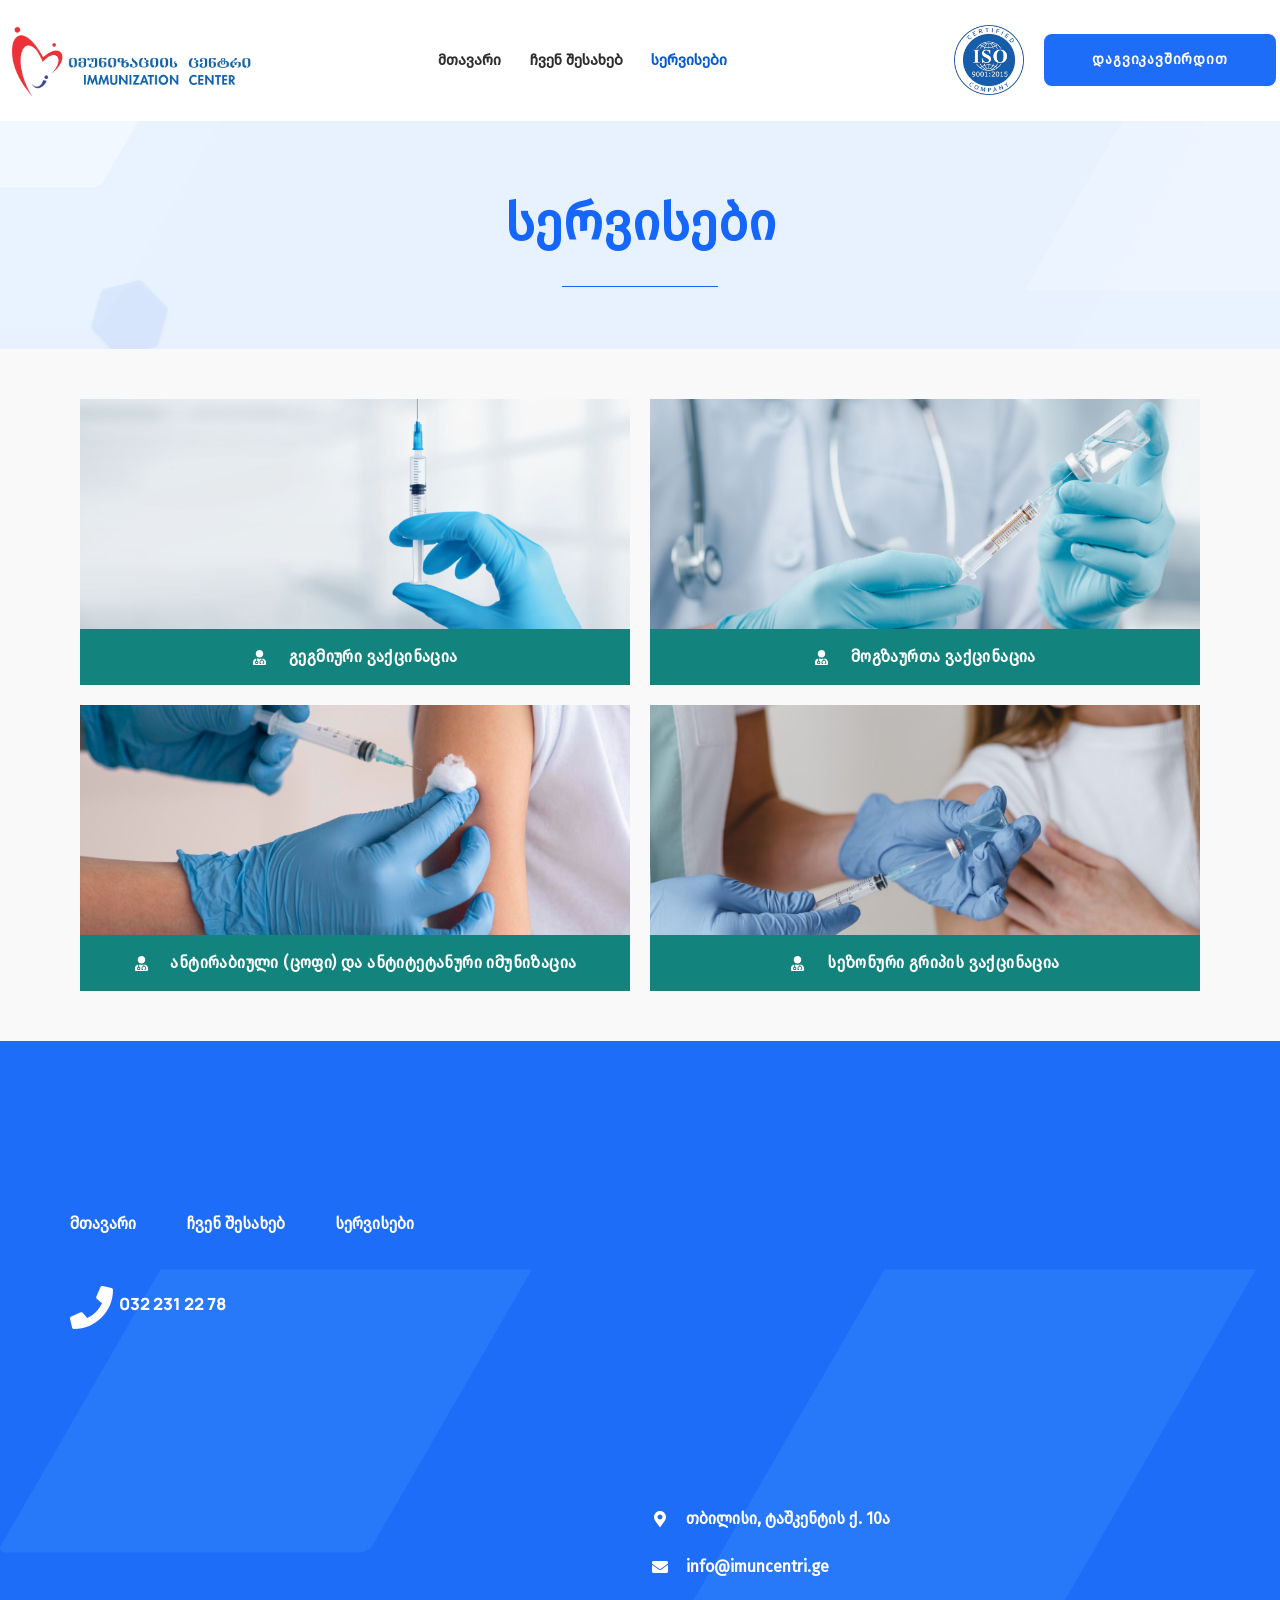
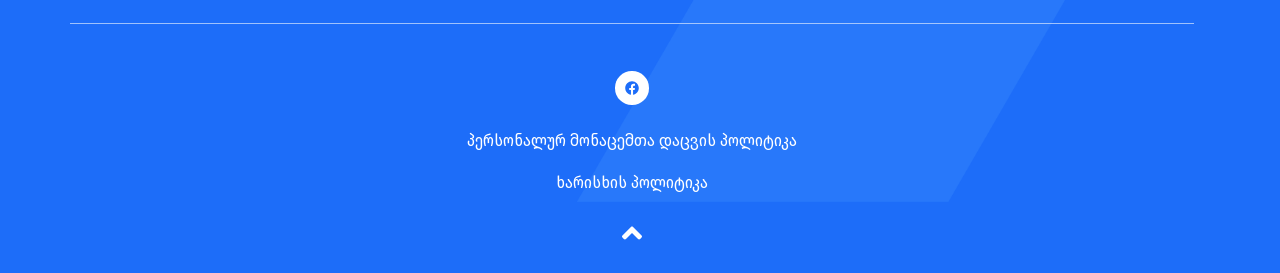
<file: services/index.html>
<!DOCTYPE html>
<html lang="ka">
<head>
	<meta charset="UTF-8">
			<title>სერვისები &#8211; იმუნიზაციის ცენტრი</title>
		<meta name="viewport" content="width=device-width, initial-scale=1" />
<meta name='robots' content='max-image-preview:large' />
<title>სერვისები &#8211; იმუნიზაციის ცენტრი</title>
<style id="wp-img-auto-sizes-contain-inline-css">
img:is([sizes=auto i],[sizes^="auto," i]){contain-intrinsic-size:3000px 1500px}
/*# sourceURL=wp-img-auto-sizes-contain-inline-css */
</style>
<style id="wp-emoji-styles-inline-css">

	img.wp-smiley, img.emoji {
		display: inline !important;
		border: none !important;
		box-shadow: none !important;
		height: 1em !important;
		width: 1em !important;
		margin: 0 0.07em !important;
		vertical-align: -0.1em !important;
		background: none !important;
		padding: 0 !important;
	}
/*# sourceURL=wp-emoji-styles-inline-css */
</style>
<style id="wp-block-library-inline-css">
:root{--wp-block-synced-color:#7a00df;--wp-block-synced-color--rgb:122,0,223;--wp-bound-block-color:var(--wp-block-synced-color);--wp-editor-canvas-background:#ddd;--wp-admin-theme-color:#007cba;--wp-admin-theme-color--rgb:0,124,186;--wp-admin-theme-color-darker-10:#006ba1;--wp-admin-theme-color-darker-10--rgb:0,107,160.5;--wp-admin-theme-color-darker-20:#005a87;--wp-admin-theme-color-darker-20--rgb:0,90,135;--wp-admin-border-width-focus:2px}@media (min-resolution:192dpi){:root{--wp-admin-border-width-focus:1.5px}}.wp-element-button{cursor:pointer}:root .has-very-light-gray-background-color{background-color:#eee}:root .has-very-dark-gray-background-color{background-color:#313131}:root .has-very-light-gray-color{color:#eee}:root .has-very-dark-gray-color{color:#313131}:root .has-vivid-green-cyan-to-vivid-cyan-blue-gradient-background{background:linear-gradient(135deg,#00d084,#0693e3)}:root .has-purple-crush-gradient-background{background:linear-gradient(135deg,#34e2e4,#4721fb 50%,#ab1dfe)}:root .has-hazy-dawn-gradient-background{background:linear-gradient(135deg,#faaca8,#dad0ec)}:root .has-subdued-olive-gradient-background{background:linear-gradient(135deg,#fafae1,#67a671)}:root .has-atomic-cream-gradient-background{background:linear-gradient(135deg,#fdd79a,#004a59)}:root .has-nightshade-gradient-background{background:linear-gradient(135deg,#330968,#31cdcf)}:root .has-midnight-gradient-background{background:linear-gradient(135deg,#020381,#2874fc)}:root{--wp--preset--font-size--normal:16px;--wp--preset--font-size--huge:42px}.has-regular-font-size{font-size:1em}.has-larger-font-size{font-size:2.625em}.has-normal-font-size{font-size:var(--wp--preset--font-size--normal)}.has-huge-font-size{font-size:var(--wp--preset--font-size--huge)}:root .has-text-align-center{text-align:center}:root .has-text-align-left{text-align:left}:root .has-text-align-right{text-align:right}.has-fit-text{white-space:nowrap!important}#end-resizable-editor-section{display:none}.aligncenter{clear:both}.items-justified-left{justify-content:flex-start}.items-justified-center{justify-content:center}.items-justified-right{justify-content:flex-end}.items-justified-space-between{justify-content:space-between}.screen-reader-text{word-wrap:normal!important;border:0;clip-path:inset(50%);height:1px;margin:-1px;overflow:hidden;padding:0;position:absolute;width:1px;word-break:normal!important}.screen-reader-text:focus{background-color:#ddd;clip-path:none;color:#444;display:block;font-size:1em;height:auto;left:5px;line-height:normal;padding:15px 23px 14px;text-decoration:none;top:5px;width:auto;z-index:100000}html :where(.has-border-color){border-style:solid}html :where([style^=border-color],[style*=";border-color"],[style*="; border-color"]){border-style:solid}html :where([style^=border-top-color],[style*=";border-top-color"],[style*="; border-top-color"]){border-top-style:solid}html :where([style^=border-right-color],[style*=";border-right-color"],[style*="; border-right-color"]){border-right-style:solid}html :where([style^=border-bottom-color],[style*=";border-bottom-color"],[style*="; border-bottom-color"]){border-bottom-style:solid}html :where([style^=border-left-color],[style*=";border-left-color"],[style*="; border-left-color"]){border-left-style:solid}html :where([style^=border-width],[style*=";border-width"],[style*="; border-width"]){border-style:solid}html :where([style^=border-top-width],[style*=";border-top-width"],[style*="; border-top-width"]){border-top-style:solid}html :where([style^=border-right-width],[style*=";border-right-width"],[style*="; border-right-width"]){border-right-style:solid}html :where([style^=border-bottom-width],[style*=";border-bottom-width"],[style*="; border-bottom-width"]){border-bottom-style:solid}html :where([style^=border-left-width],[style*=";border-left-width"],[style*="; border-left-width"]){border-left-style:solid}html :where(img[class*=wp-image-]){height:auto;max-width:100%}:where(figure){margin:0 0 1em}html :where(.is-position-sticky){--wp-admin--admin-bar--position-offset:var(--wp-admin--admin-bar--height,0px)}@media screen and (max-width:600px){html :where(.is-position-sticky){--wp-admin--admin-bar--position-offset:0px}}
/*# sourceURL=/wp-includes/css/dist/block-library/common.min.css */
</style>
<style id="global-styles-inline-css">
:root{--wp--preset--aspect-ratio--square: 1;--wp--preset--aspect-ratio--4-3: 4/3;--wp--preset--aspect-ratio--3-4: 3/4;--wp--preset--aspect-ratio--3-2: 3/2;--wp--preset--aspect-ratio--2-3: 2/3;--wp--preset--aspect-ratio--16-9: 16/9;--wp--preset--aspect-ratio--9-16: 9/16;--wp--preset--color--black: #000000;--wp--preset--color--cyan-bluish-gray: #abb8c3;--wp--preset--color--white: #ffffff;--wp--preset--color--pale-pink: #f78da7;--wp--preset--color--vivid-red: #cf2e2e;--wp--preset--color--luminous-vivid-orange: #ff6900;--wp--preset--color--luminous-vivid-amber: #fcb900;--wp--preset--color--light-green-cyan: #7bdcb5;--wp--preset--color--vivid-green-cyan: #00d084;--wp--preset--color--pale-cyan-blue: #8ed1fc;--wp--preset--color--vivid-cyan-blue: #0693e3;--wp--preset--color--vivid-purple: #9b51e0;--wp--preset--color--base: #f9f9f9;--wp--preset--color--base-2: #ffffff;--wp--preset--color--contrast: #111111;--wp--preset--color--contrast-2: #636363;--wp--preset--color--contrast-3: #A4A4A4;--wp--preset--color--accent: #cfcabe;--wp--preset--color--accent-2: #c2a990;--wp--preset--color--accent-3: #d8613c;--wp--preset--color--accent-4: #b1c5a4;--wp--preset--color--accent-5: #b5bdbc;--wp--preset--gradient--vivid-cyan-blue-to-vivid-purple: linear-gradient(135deg,rgb(6,147,227) 0%,rgb(155,81,224) 100%);--wp--preset--gradient--light-green-cyan-to-vivid-green-cyan: linear-gradient(135deg,rgb(122,220,180) 0%,rgb(0,208,130) 100%);--wp--preset--gradient--luminous-vivid-amber-to-luminous-vivid-orange: linear-gradient(135deg,rgb(252,185,0) 0%,rgb(255,105,0) 100%);--wp--preset--gradient--luminous-vivid-orange-to-vivid-red: linear-gradient(135deg,rgb(255,105,0) 0%,rgb(207,46,46) 100%);--wp--preset--gradient--very-light-gray-to-cyan-bluish-gray: linear-gradient(135deg,rgb(238,238,238) 0%,rgb(169,184,195) 100%);--wp--preset--gradient--cool-to-warm-spectrum: linear-gradient(135deg,rgb(74,234,220) 0%,rgb(151,120,209) 20%,rgb(207,42,186) 40%,rgb(238,44,130) 60%,rgb(251,105,98) 80%,rgb(254,248,76) 100%);--wp--preset--gradient--blush-light-purple: linear-gradient(135deg,rgb(255,206,236) 0%,rgb(152,150,240) 100%);--wp--preset--gradient--blush-bordeaux: linear-gradient(135deg,rgb(254,205,165) 0%,rgb(254,45,45) 50%,rgb(107,0,62) 100%);--wp--preset--gradient--luminous-dusk: linear-gradient(135deg,rgb(255,203,112) 0%,rgb(199,81,192) 50%,rgb(65,88,208) 100%);--wp--preset--gradient--pale-ocean: linear-gradient(135deg,rgb(255,245,203) 0%,rgb(182,227,212) 50%,rgb(51,167,181) 100%);--wp--preset--gradient--electric-grass: linear-gradient(135deg,rgb(202,248,128) 0%,rgb(113,206,126) 100%);--wp--preset--gradient--midnight: linear-gradient(135deg,rgb(2,3,129) 0%,rgb(40,116,252) 100%);--wp--preset--gradient--gradient-1: linear-gradient(to bottom, #cfcabe 0%, #F9F9F9 100%);--wp--preset--gradient--gradient-2: linear-gradient(to bottom, #C2A990 0%, #F9F9F9 100%);--wp--preset--gradient--gradient-3: linear-gradient(to bottom, #D8613C 0%, #F9F9F9 100%);--wp--preset--gradient--gradient-4: linear-gradient(to bottom, #B1C5A4 0%, #F9F9F9 100%);--wp--preset--gradient--gradient-5: linear-gradient(to bottom, #B5BDBC 0%, #F9F9F9 100%);--wp--preset--gradient--gradient-6: linear-gradient(to bottom, #A4A4A4 0%, #F9F9F9 100%);--wp--preset--gradient--gradient-7: linear-gradient(to bottom, #cfcabe 50%, #F9F9F9 50%);--wp--preset--gradient--gradient-8: linear-gradient(to bottom, #C2A990 50%, #F9F9F9 50%);--wp--preset--gradient--gradient-9: linear-gradient(to bottom, #D8613C 50%, #F9F9F9 50%);--wp--preset--gradient--gradient-10: linear-gradient(to bottom, #B1C5A4 50%, #F9F9F9 50%);--wp--preset--gradient--gradient-11: linear-gradient(to bottom, #B5BDBC 50%, #F9F9F9 50%);--wp--preset--gradient--gradient-12: linear-gradient(to bottom, #A4A4A4 50%, #F9F9F9 50%);--wp--preset--font-size--small: 0.9rem;--wp--preset--font-size--medium: 1.05rem;--wp--preset--font-size--large: clamp(1.39rem, 1.39rem + ((1vw - 0.2rem) * 0.767), 1.85rem);--wp--preset--font-size--x-large: clamp(1.85rem, 1.85rem + ((1vw - 0.2rem) * 1.083), 2.5rem);--wp--preset--font-size--xx-large: clamp(2.5rem, 2.5rem + ((1vw - 0.2rem) * 1.283), 3.27rem);--wp--preset--font-family--body: "Inter", sans-serif;--wp--preset--font-family--heading: Cardo;--wp--preset--font-family--system-sans-serif: -apple-system, BlinkMacSystemFont, avenir next, avenir, segoe ui, helvetica neue, helvetica, Cantarell, Ubuntu, roboto, noto, arial, sans-serif;--wp--preset--font-family--system-serif: Iowan Old Style, Apple Garamond, Baskerville, Times New Roman, Droid Serif, Times, Source Serif Pro, serif, Apple Color Emoji, Segoe UI Emoji, Segoe UI Symbol;--wp--preset--font-family--firago: firago;--wp--preset--spacing--20: min(1.5rem, 2vw);--wp--preset--spacing--30: min(2.5rem, 3vw);--wp--preset--spacing--40: min(4rem, 5vw);--wp--preset--spacing--50: min(6.5rem, 8vw);--wp--preset--spacing--60: min(10.5rem, 13vw);--wp--preset--spacing--70: 3.38rem;--wp--preset--spacing--80: 5.06rem;--wp--preset--spacing--10: 1rem;--wp--preset--shadow--natural: 6px 6px 9px rgba(0, 0, 0, 0.2);--wp--preset--shadow--deep: 12px 12px 50px rgba(0, 0, 0, 0.4);--wp--preset--shadow--sharp: 6px 6px 0px rgba(0, 0, 0, 0.2);--wp--preset--shadow--outlined: 6px 6px 0px -3px rgb(255, 255, 255), 6px 6px rgb(0, 0, 0);--wp--preset--shadow--crisp: 6px 6px 0px rgb(0, 0, 0);}.wp-block-button{--wp--preset--dimension--25: 25%;--wp--preset--dimension--50: 50%;--wp--preset--dimension--75: 75%;--wp--preset--dimension--100: 100%;}:root { --wp--style--global--content-size: 620px;--wp--style--global--wide-size: 1280px; }:where(body) { margin: 0; }.wp-site-blocks { padding-top: var(--wp--style--root--padding-top); padding-bottom: var(--wp--style--root--padding-bottom); }.has-global-padding { padding-right: var(--wp--style--root--padding-right); padding-left: var(--wp--style--root--padding-left); }.has-global-padding > .alignfull { margin-right: calc(var(--wp--style--root--padding-right) * -1); margin-left: calc(var(--wp--style--root--padding-left) * -1); }.has-global-padding :where(:not(.alignfull.is-layout-flow) > .has-global-padding:not(.wp-block-block, .alignfull)) { padding-right: 0; padding-left: 0; }.has-global-padding :where(:not(.alignfull.is-layout-flow) > .has-global-padding:not(.wp-block-block, .alignfull)) > .alignfull { margin-left: 0; margin-right: 0; }.wp-site-blocks > .alignleft { float: left; margin-right: 2em; }.wp-site-blocks > .alignright { float: right; margin-left: 2em; }.wp-site-blocks > .aligncenter { justify-content: center; margin-left: auto; margin-right: auto; }:where(.wp-site-blocks) > * { margin-block-start: 1.2rem; margin-block-end: 0; }:where(.wp-site-blocks) > :first-child { margin-block-start: 0; }:where(.wp-site-blocks) > :last-child { margin-block-end: 0; }:root { --wp--style--block-gap: 1.2rem; }:root :where(.is-layout-flow) > :first-child{margin-block-start: 0;}:root :where(.is-layout-flow) > :last-child{margin-block-end: 0;}:root :where(.is-layout-flow) > *{margin-block-start: 1.2rem;margin-block-end: 0;}:root :where(.is-layout-constrained) > :first-child{margin-block-start: 0;}:root :where(.is-layout-constrained) > :last-child{margin-block-end: 0;}:root :where(.is-layout-constrained) > *{margin-block-start: 1.2rem;margin-block-end: 0;}:root :where(.is-layout-flex){gap: 1.2rem;}:root :where(.is-layout-grid){gap: 1.2rem;}.is-layout-flow > .alignleft{float: left;margin-inline-start: 0;margin-inline-end: 2em;}.is-layout-flow > .alignright{float: right;margin-inline-start: 2em;margin-inline-end: 0;}.is-layout-flow > .aligncenter{margin-left: auto !important;margin-right: auto !important;}.is-layout-constrained > .alignleft{float: left;margin-inline-start: 0;margin-inline-end: 2em;}.is-layout-constrained > .alignright{float: right;margin-inline-start: 2em;margin-inline-end: 0;}.is-layout-constrained > .aligncenter{margin-left: auto !important;margin-right: auto !important;}.is-layout-constrained > :where(:not(.alignleft):not(.alignright):not(.alignfull)){max-width: var(--wp--style--global--content-size);margin-left: auto !important;margin-right: auto !important;}.is-layout-constrained > .alignwide{max-width: var(--wp--style--global--wide-size);}body .is-layout-flex{display: flex;}.is-layout-flex{flex-wrap: wrap;align-items: center;}.is-layout-flex > :is(*, div){margin: 0;}body .is-layout-grid{display: grid;}.is-layout-grid > :is(*, div){margin: 0;}body{background-color: var(--wp--preset--color--base);color: var(--wp--preset--color--contrast);font-family: var(--wp--preset--font-family--body);font-size: var(--wp--preset--font-size--medium);font-style: normal;font-weight: 400;line-height: 1.55;--wp--style--root--padding-top: 0px;--wp--style--root--padding-right: var(--wp--preset--spacing--50);--wp--style--root--padding-bottom: 0px;--wp--style--root--padding-left: var(--wp--preset--spacing--50);}a:where(:not(.wp-element-button)){color: var(--wp--preset--color--contrast);}:root :where(a:where(:not(.wp-element-button)):hover){text-decoration: none;}h1, h2, h3, h4, h5, h6{color: var(--wp--preset--color--contrast);font-family: var(--wp--preset--font-family--heading);font-weight: 400;line-height: 1.2;}h1{font-size: var(--wp--preset--font-size--xx-large);line-height: 1.15;}h2{font-size: var(--wp--preset--font-size--x-large);}h3{font-size: var(--wp--preset--font-size--large);}h4{font-size: clamp(1.1rem, 1.1rem + ((1vw - 0.2rem) * 0.767), 1.5rem);}h5{font-size: var(--wp--preset--font-size--medium);}h6{font-size: var(--wp--preset--font-size--small);}:root :where(.wp-element-button, .wp-block-button__link){background-color: var(--wp--preset--color--contrast);border-radius: .33rem;border-color: var(--wp--preset--color--contrast);border-width: 0;color: var(--wp--preset--color--base);font-family: inherit;font-size: var(--wp--preset--font-size--small);font-style: normal;font-weight: 500;letter-spacing: inherit;line-height: inherit;padding-top: 0.6rem;padding-right: 1rem;padding-bottom: 0.6rem;padding-left: 1rem;text-decoration: none;text-transform: inherit;}:root :where(.wp-element-button:hover, .wp-block-button__link:hover){background-color: var(--wp--preset--color--contrast-2);border-color: var(--wp--preset--color--contrast-2);color: var(--wp--preset--color--base);}:root :where(.wp-element-button:focus, .wp-block-button__link:focus){background-color: var(--wp--preset--color--contrast-2);border-color: var(--wp--preset--color--contrast-2);color: var(--wp--preset--color--base);outline-color: var(--wp--preset--color--contrast);outline-offset: 2px;}:root :where(.wp-element-button:active, .wp-block-button__link:active){background-color: var(--wp--preset--color--contrast);color: var(--wp--preset--color--base);}:root :where(.wp-element-caption, .wp-block-audio figcaption, .wp-block-embed figcaption, .wp-block-gallery figcaption, .wp-block-image figcaption, .wp-block-table figcaption, .wp-block-video figcaption){color: var(--wp--preset--color--contrast-2);font-family: var(--wp--preset--font-family--body);font-size: 0.8rem;}.has-black-color{color: var(--wp--preset--color--black) !important;}.has-cyan-bluish-gray-color{color: var(--wp--preset--color--cyan-bluish-gray) !important;}.has-white-color{color: var(--wp--preset--color--white) !important;}.has-pale-pink-color{color: var(--wp--preset--color--pale-pink) !important;}.has-vivid-red-color{color: var(--wp--preset--color--vivid-red) !important;}.has-luminous-vivid-orange-color{color: var(--wp--preset--color--luminous-vivid-orange) !important;}.has-luminous-vivid-amber-color{color: var(--wp--preset--color--luminous-vivid-amber) !important;}.has-light-green-cyan-color{color: var(--wp--preset--color--light-green-cyan) !important;}.has-vivid-green-cyan-color{color: var(--wp--preset--color--vivid-green-cyan) !important;}.has-pale-cyan-blue-color{color: var(--wp--preset--color--pale-cyan-blue) !important;}.has-vivid-cyan-blue-color{color: var(--wp--preset--color--vivid-cyan-blue) !important;}.has-vivid-purple-color{color: var(--wp--preset--color--vivid-purple) !important;}.has-base-color{color: var(--wp--preset--color--base) !important;}.has-base-2-color{color: var(--wp--preset--color--base-2) !important;}.has-contrast-color{color: var(--wp--preset--color--contrast) !important;}.has-contrast-2-color{color: var(--wp--preset--color--contrast-2) !important;}.has-contrast-3-color{color: var(--wp--preset--color--contrast-3) !important;}.has-accent-color{color: var(--wp--preset--color--accent) !important;}.has-accent-2-color{color: var(--wp--preset--color--accent-2) !important;}.has-accent-3-color{color: var(--wp--preset--color--accent-3) !important;}.has-accent-4-color{color: var(--wp--preset--color--accent-4) !important;}.has-accent-5-color{color: var(--wp--preset--color--accent-5) !important;}.has-black-background-color{background-color: var(--wp--preset--color--black) !important;}.has-cyan-bluish-gray-background-color{background-color: var(--wp--preset--color--cyan-bluish-gray) !important;}.has-white-background-color{background-color: var(--wp--preset--color--white) !important;}.has-pale-pink-background-color{background-color: var(--wp--preset--color--pale-pink) !important;}.has-vivid-red-background-color{background-color: var(--wp--preset--color--vivid-red) !important;}.has-luminous-vivid-orange-background-color{background-color: var(--wp--preset--color--luminous-vivid-orange) !important;}.has-luminous-vivid-amber-background-color{background-color: var(--wp--preset--color--luminous-vivid-amber) !important;}.has-light-green-cyan-background-color{background-color: var(--wp--preset--color--light-green-cyan) !important;}.has-vivid-green-cyan-background-color{background-color: var(--wp--preset--color--vivid-green-cyan) !important;}.has-pale-cyan-blue-background-color{background-color: var(--wp--preset--color--pale-cyan-blue) !important;}.has-vivid-cyan-blue-background-color{background-color: var(--wp--preset--color--vivid-cyan-blue) !important;}.has-vivid-purple-background-color{background-color: var(--wp--preset--color--vivid-purple) !important;}.has-base-background-color{background-color: var(--wp--preset--color--base) !important;}.has-base-2-background-color{background-color: var(--wp--preset--color--base-2) !important;}.has-contrast-background-color{background-color: var(--wp--preset--color--contrast) !important;}.has-contrast-2-background-color{background-color: var(--wp--preset--color--contrast-2) !important;}.has-contrast-3-background-color{background-color: var(--wp--preset--color--contrast-3) !important;}.has-accent-background-color{background-color: var(--wp--preset--color--accent) !important;}.has-accent-2-background-color{background-color: var(--wp--preset--color--accent-2) !important;}.has-accent-3-background-color{background-color: var(--wp--preset--color--accent-3) !important;}.has-accent-4-background-color{background-color: var(--wp--preset--color--accent-4) !important;}.has-accent-5-background-color{background-color: var(--wp--preset--color--accent-5) !important;}.has-black-border-color{border-color: var(--wp--preset--color--black) !important;}.has-cyan-bluish-gray-border-color{border-color: var(--wp--preset--color--cyan-bluish-gray) !important;}.has-white-border-color{border-color: var(--wp--preset--color--white) !important;}.has-pale-pink-border-color{border-color: var(--wp--preset--color--pale-pink) !important;}.has-vivid-red-border-color{border-color: var(--wp--preset--color--vivid-red) !important;}.has-luminous-vivid-orange-border-color{border-color: var(--wp--preset--color--luminous-vivid-orange) !important;}.has-luminous-vivid-amber-border-color{border-color: var(--wp--preset--color--luminous-vivid-amber) !important;}.has-light-green-cyan-border-color{border-color: var(--wp--preset--color--light-green-cyan) !important;}.has-vivid-green-cyan-border-color{border-color: var(--wp--preset--color--vivid-green-cyan) !important;}.has-pale-cyan-blue-border-color{border-color: var(--wp--preset--color--pale-cyan-blue) !important;}.has-vivid-cyan-blue-border-color{border-color: var(--wp--preset--color--vivid-cyan-blue) !important;}.has-vivid-purple-border-color{border-color: var(--wp--preset--color--vivid-purple) !important;}.has-base-border-color{border-color: var(--wp--preset--color--base) !important;}.has-base-2-border-color{border-color: var(--wp--preset--color--base-2) !important;}.has-contrast-border-color{border-color: var(--wp--preset--color--contrast) !important;}.has-contrast-2-border-color{border-color: var(--wp--preset--color--contrast-2) !important;}.has-contrast-3-border-color{border-color: var(--wp--preset--color--contrast-3) !important;}.has-accent-border-color{border-color: var(--wp--preset--color--accent) !important;}.has-accent-2-border-color{border-color: var(--wp--preset--color--accent-2) !important;}.has-accent-3-border-color{border-color: var(--wp--preset--color--accent-3) !important;}.has-accent-4-border-color{border-color: var(--wp--preset--color--accent-4) !important;}.has-accent-5-border-color{border-color: var(--wp--preset--color--accent-5) !important;}.has-vivid-cyan-blue-to-vivid-purple-gradient-background{background: var(--wp--preset--gradient--vivid-cyan-blue-to-vivid-purple) !important;}.has-light-green-cyan-to-vivid-green-cyan-gradient-background{background: var(--wp--preset--gradient--light-green-cyan-to-vivid-green-cyan) !important;}.has-luminous-vivid-amber-to-luminous-vivid-orange-gradient-background{background: var(--wp--preset--gradient--luminous-vivid-amber-to-luminous-vivid-orange) !important;}.has-luminous-vivid-orange-to-vivid-red-gradient-background{background: var(--wp--preset--gradient--luminous-vivid-orange-to-vivid-red) !important;}.has-very-light-gray-to-cyan-bluish-gray-gradient-background{background: var(--wp--preset--gradient--very-light-gray-to-cyan-bluish-gray) !important;}.has-cool-to-warm-spectrum-gradient-background{background: var(--wp--preset--gradient--cool-to-warm-spectrum) !important;}.has-blush-light-purple-gradient-background{background: var(--wp--preset--gradient--blush-light-purple) !important;}.has-blush-bordeaux-gradient-background{background: var(--wp--preset--gradient--blush-bordeaux) !important;}.has-luminous-dusk-gradient-background{background: var(--wp--preset--gradient--luminous-dusk) !important;}.has-pale-ocean-gradient-background{background: var(--wp--preset--gradient--pale-ocean) !important;}.has-electric-grass-gradient-background{background: var(--wp--preset--gradient--electric-grass) !important;}.has-midnight-gradient-background{background: var(--wp--preset--gradient--midnight) !important;}.has-gradient-1-gradient-background{background: var(--wp--preset--gradient--gradient-1) !important;}.has-gradient-2-gradient-background{background: var(--wp--preset--gradient--gradient-2) !important;}.has-gradient-3-gradient-background{background: var(--wp--preset--gradient--gradient-3) !important;}.has-gradient-4-gradient-background{background: var(--wp--preset--gradient--gradient-4) !important;}.has-gradient-5-gradient-background{background: var(--wp--preset--gradient--gradient-5) !important;}.has-gradient-6-gradient-background{background: var(--wp--preset--gradient--gradient-6) !important;}.has-gradient-7-gradient-background{background: var(--wp--preset--gradient--gradient-7) !important;}.has-gradient-8-gradient-background{background: var(--wp--preset--gradient--gradient-8) !important;}.has-gradient-9-gradient-background{background: var(--wp--preset--gradient--gradient-9) !important;}.has-gradient-10-gradient-background{background: var(--wp--preset--gradient--gradient-10) !important;}.has-gradient-11-gradient-background{background: var(--wp--preset--gradient--gradient-11) !important;}.has-gradient-12-gradient-background{background: var(--wp--preset--gradient--gradient-12) !important;}.has-small-font-size{font-size: var(--wp--preset--font-size--small) !important;}.has-medium-font-size{font-size: var(--wp--preset--font-size--medium) !important;}.has-large-font-size{font-size: var(--wp--preset--font-size--large) !important;}.has-x-large-font-size{font-size: var(--wp--preset--font-size--x-large) !important;}.has-xx-large-font-size{font-size: var(--wp--preset--font-size--xx-large) !important;}.has-body-font-family{font-family: var(--wp--preset--font-family--body) !important;}.has-heading-font-family{font-family: var(--wp--preset--font-family--heading) !important;}.has-system-sans-serif-font-family{font-family: var(--wp--preset--font-family--system-sans-serif) !important;}.has-system-serif-font-family{font-family: var(--wp--preset--font-family--system-serif) !important;}.has-firago-font-family{font-family: var(--wp--preset--font-family--firago) !important;}:where(.wp-site-blocks *:focus){outline-width:2px;outline-style:solid}
/*# sourceURL=global-styles-inline-css */
</style>
<style id="wp-block-template-skip-link-inline-css">
/*! This file is auto-generated */
.skip-link.screen-reader-text{border:0;clip-path:inset(50%);height:1px;margin:-1px;overflow:hidden;padding:0;position:absolute!important;width:1px;word-wrap:normal!important;word-break:normal!important}.skip-link.screen-reader-text:focus{background-color:#eee;clip-path:none;color:#444;display:block;font-size:1em;height:auto;left:5px;line-height:normal;padding:15px 23px 14px;text-decoration:none;top:5px;width:auto;z-index:100000}
/*# sourceURL=/wp-includes/css/wp-block-template-skip-link.min.css */
</style>
<link rel='stylesheet' id='uaf_client_css-css' href='../wp-content/uploads/useanyfont/uaf.css' media='all' />
<link rel='stylesheet' id='hfe-style-css' href='../wp-content/plugins/header-footer-elementor/assets/css/header-footer-elementor.css' media='all' />
<link rel='stylesheet' id='elementor-frontend-css' href='../wp-content/plugins/elementor/assets/css/frontend-lite.min.css' media='all' />
<link rel='stylesheet' id='swiper-css' href='../wp-content/plugins/elementor/assets/lib/swiper/v8/css/swiper.min.css' media='all' />
<link rel='stylesheet' id='elementor-post-98-css' href='../wp-content/uploads/elementor/css/post-98.css' media='all' />
<link rel='stylesheet' id='elementor-pro-css' href='../wp-content/plugins/elementor-pro/assets/css/frontend-lite.min.css' media='all' />
<link rel='stylesheet' id='jet-sticky-frontend-css' href='../wp-content/plugins/jetsticky-for-elementor/assets/css/jet-sticky-frontend.css' media='all' />
<link rel='stylesheet' id='elementor-post-448-css' href='../wp-content/uploads/elementor/css/post-448.css' media='all' />
<link rel='stylesheet' id='elementor-post-348-css' href='../wp-content/uploads/elementor/css/post-348.css' media='all' />
<link rel='stylesheet' id='hfe-widgets-style-css' href='../wp-content/plugins/header-footer-elementor/inc/widgets-css/frontend.css' media='all' />
<link rel='stylesheet' id='elementor-post-356-css' href='../wp-content/uploads/elementor/css/post-356.css' media='all' />
<link rel='stylesheet' id='eael-general-css' href='../wp-content/plugins/essential-addons-for-elementor-lite/assets/front-end/css/view/general.min.css' media='all' />
<link rel='stylesheet' id='google-fonts-1-css' href='https://fonts.googleapis.com/css?family=Manrope:100,100italic,200,200italic,300,300italic,400,400italic,500,500italic,600,600italic,700,700italic,800,800italic,900,900italic&#038;display=swap&#038;ver=7.1' media='all' />
<link rel="preconnect" href="https://fonts.gstatic.com/" crossorigin><script id="jquery-core-js" src="../wp-includes/js/jquery/jquery.min.js"></script>
<script id="jquery-migrate-js" src="../wp-includes/js/jquery/jquery-migrate.min.js"></script>
<link rel="canonical" href="../services/index.html" />
			<style>
				.e-con.e-parent:nth-of-type(n+4):not(.e-lazyloaded):not(.e-no-lazyload),
				.e-con.e-parent:nth-of-type(n+4):not(.e-lazyloaded):not(.e-no-lazyload) * {
					background-image: none !important;
				}
				@media screen and (max-height: 1024px) {
					.e-con.e-parent:nth-of-type(n+3):not(.e-lazyloaded):not(.e-no-lazyload),
					.e-con.e-parent:nth-of-type(n+3):not(.e-lazyloaded):not(.e-no-lazyload) * {
						background-image: none !important;
					}
				}
				@media screen and (max-height: 640px) {
					.e-con.e-parent:nth-of-type(n+2):not(.e-lazyloaded):not(.e-no-lazyload),
					.e-con.e-parent:nth-of-type(n+2):not(.e-lazyloaded):not(.e-no-lazyload) * {
						background-image: none !important;
					}
				}
			</style>
			<style class="wp-fonts-local">
@font-face{font-family:Inter;font-style:normal;font-weight:300 900;font-display:fallback;src:url('../wp-content/themes/twentytwentyfour/assets/fonts/inter/Inter-VariableFont_slnt,wght.woff2') format('woff2');font-stretch:normal;}
@font-face{font-family:Cardo;font-style:normal;font-weight:400;font-display:fallback;src:url('../wp-content/themes/twentytwentyfour/assets/fonts/cardo/cardo_normal_400.woff2') format('woff2');}
@font-face{font-family:Cardo;font-style:italic;font-weight:400;font-display:fallback;src:url('../wp-content/themes/twentytwentyfour/assets/fonts/cardo/cardo_italic_400.woff2') format('woff2');}
@font-face{font-family:Cardo;font-style:normal;font-weight:700;font-display:fallback;src:url('../wp-content/themes/twentytwentyfour/assets/fonts/cardo/cardo_normal_700.woff2') format('woff2');}
@font-face{font-family:firago;font-style:normal;font-weight:400;font-display:fallback;src:url('../wp-content/uploads/useanyfont/14firago.woff2') format('woff2');}
</style>
<link rel="icon" href="../wp-content/uploads/2024/05/logo-e1741616847958-150x150.png" sizes="32x32" />
<link rel="icon" href="../wp-content/uploads/2024/05/logo-e1741616847958.png" sizes="192x192" />
<link rel="apple-touch-icon" href="../wp-content/uploads/2024/05/logo-e1741616847958.png" />
<meta name="msapplication-TileImage" content="../wp-content/uploads/2024/05/logo-e1741616847958.png" />
	<meta name="viewport" content="width=device-width, initial-scale=1.0, viewport-fit=cover" /><link rel="stylesheet" href="../assets/site.css"><script src="../assets/site.js" defer></script></head>
<body class="wp-singular page-template page-template-elementor_canvas page page-id-448 wp-custom-logo wp-embed-responsive wp-theme-twentytwentyfour ehf-header ehf-footer ehf-template-twentytwentyfour ehf-stylesheet-twentytwentyfour elementor-default elementor-template-canvas elementor-kit-98 elementor-page elementor-page-448"><a class="ic-skip-link" href="#ic-main">მთავარ შიგთავსზე გადასვლა</a>
			<header id="masthead" itemscope="itemscope" itemtype="https://schema.org/WPHeader">
			<p class="main-title bhf-hidden" itemprop="headline"><a href="../index.html" title="იმუნიზაციის ცენტრი" rel="home">იმუნიზაციის ცენტრი</a></p>
					<div data-elementor-type="wp-post" data-elementor-id="348" class="elementor elementor-348" data-elementor-post-type="elementor-hf">
						<section class="elementor-section elementor-top-section elementor-element elementor-element-63ba34b elementor-hidden-desktop elementor-hidden-tablet elementor-hidden-mobile elementor-section-boxed elementor-section-height-default elementor-section-height-default" data-id="63ba34b" data-element_type="section" data-settings="{&quot;background_background&quot;:&quot;classic&quot;}">
						<div class="elementor-container elementor-column-gap-no">
					<div class="elementor-column elementor-col-50 elementor-top-column elementor-element elementor-element-bdf1024" data-id="bdf1024" data-element_type="column">
			<div class="elementor-widget-wrap elementor-element-populated">
						<div class="elementor-element elementor-element-764706e e-grid-align-left e-grid-align-mobile-center e-grid-align-tablet-center elementor-shape-rounded elementor-grid-0 elementor-widget elementor-widget-social-icons" data-id="764706e" data-element_type="widget" data-widget_type="social-icons.default">
				<div class="elementor-widget-container">
			<style>/*! elementor - v3.21.0 - 08-05-2024 */
.elementor-widget-social-icons.elementor-grid-0 .elementor-widget-container,.elementor-widget-social-icons.elementor-grid-mobile-0 .elementor-widget-container,.elementor-widget-social-icons.elementor-grid-tablet-0 .elementor-widget-container{line-height:1;font-size:0}.elementor-widget-social-icons:not(.elementor-grid-0):not(.elementor-grid-tablet-0):not(.elementor-grid-mobile-0) .elementor-grid{display:inline-grid}.elementor-widget-social-icons .elementor-grid{grid-column-gap:var(--grid-column-gap,5px);grid-row-gap:var(--grid-row-gap,5px);grid-template-columns:var(--grid-template-columns);justify-content:var(--justify-content,center);justify-items:var(--justify-content,center)}.elementor-icon.elementor-social-icon{font-size:var(--icon-size,25px);line-height:var(--icon-size,25px);width:calc(var(--icon-size, 25px) + 2 * var(--icon-padding, .5em));height:calc(var(--icon-size, 25px) + 2 * var(--icon-padding, .5em))}.elementor-social-icon{--e-social-icon-icon-color:#fff;display:inline-flex;background-color:#69727d;align-items:center;justify-content:center;text-align:center;cursor:pointer}.elementor-social-icon i{color:var(--e-social-icon-icon-color)}.elementor-social-icon svg{fill:var(--e-social-icon-icon-color)}.elementor-social-icon:last-child{margin:0}.elementor-social-icon:hover{opacity:.9;color:#fff}.elementor-social-icon-android{background-color:#a4c639}.elementor-social-icon-apple{background-color:#999}.elementor-social-icon-behance{background-color:#1769ff}.elementor-social-icon-bitbucket{background-color:#205081}.elementor-social-icon-codepen{background-color:#000}.elementor-social-icon-delicious{background-color:#39f}.elementor-social-icon-deviantart{background-color:#05cc47}.elementor-social-icon-digg{background-color:#005be2}.elementor-social-icon-dribbble{background-color:#ea4c89}.elementor-social-icon-elementor{background-color:#d30c5c}.elementor-social-icon-envelope{background-color:#ea4335}.elementor-social-icon-facebook,.elementor-social-icon-facebook-f{background-color:#3b5998}.elementor-social-icon-flickr{background-color:#0063dc}.elementor-social-icon-foursquare{background-color:#2d5be3}.elementor-social-icon-free-code-camp,.elementor-social-icon-freecodecamp{background-color:#006400}.elementor-social-icon-github{background-color:#333}.elementor-social-icon-gitlab{background-color:#e24329}.elementor-social-icon-globe{background-color:#69727d}.elementor-social-icon-google-plus,.elementor-social-icon-google-plus-g{background-color:#dd4b39}.elementor-social-icon-houzz{background-color:#7ac142}.elementor-social-icon-instagram{background-color:#262626}.elementor-social-icon-jsfiddle{background-color:#487aa2}.elementor-social-icon-link{background-color:#818a91}.elementor-social-icon-linkedin,.elementor-social-icon-linkedin-in{background-color:#0077b5}.elementor-social-icon-medium{background-color:#00ab6b}.elementor-social-icon-meetup{background-color:#ec1c40}.elementor-social-icon-mixcloud{background-color:#273a4b}.elementor-social-icon-odnoklassniki{background-color:#f4731c}.elementor-social-icon-pinterest{background-color:#bd081c}.elementor-social-icon-product-hunt{background-color:#da552f}.elementor-social-icon-reddit{background-color:#ff4500}.elementor-social-icon-rss{background-color:#f26522}.elementor-social-icon-shopping-cart{background-color:#4caf50}.elementor-social-icon-skype{background-color:#00aff0}.elementor-social-icon-slideshare{background-color:#0077b5}.elementor-social-icon-snapchat{background-color:#fffc00}.elementor-social-icon-soundcloud{background-color:#f80}.elementor-social-icon-spotify{background-color:#2ebd59}.elementor-social-icon-stack-overflow{background-color:#fe7a15}.elementor-social-icon-steam{background-color:#00adee}.elementor-social-icon-stumbleupon{background-color:#eb4924}.elementor-social-icon-telegram{background-color:#2ca5e0}.elementor-social-icon-threads{background-color:#000}.elementor-social-icon-thumb-tack{background-color:#1aa1d8}.elementor-social-icon-tripadvisor{background-color:#589442}.elementor-social-icon-tumblr{background-color:#35465c}.elementor-social-icon-twitch{background-color:#6441a5}.elementor-social-icon-twitter{background-color:#1da1f2}.elementor-social-icon-viber{background-color:#665cac}.elementor-social-icon-vimeo{background-color:#1ab7ea}.elementor-social-icon-vk{background-color:#45668e}.elementor-social-icon-weibo{background-color:#dd2430}.elementor-social-icon-weixin{background-color:#31a918}.elementor-social-icon-whatsapp{background-color:#25d366}.elementor-social-icon-wordpress{background-color:#21759b}.elementor-social-icon-x-twitter{background-color:#000}.elementor-social-icon-xing{background-color:#026466}.elementor-social-icon-yelp{background-color:#af0606}.elementor-social-icon-youtube{background-color:#cd201f}.elementor-social-icon-500px{background-color:#0099e5}.elementor-shape-rounded .elementor-icon.elementor-social-icon{border-radius:10%}.elementor-shape-circle .elementor-icon.elementor-social-icon{border-radius:50%}</style>		<div class="elementor-social-icons-wrapper elementor-grid">
							<span class="elementor-grid-item">
					<a class="elementor-icon elementor-social-icon elementor-social-icon-facebook elementor-animation-grow elementor-repeater-item-44527fb" aria-label="Facebook" rel="noopener" href="https://www.facebook.com/p/%E1%83%9E%E1%83%A0%E1%83%94%E1%83%95%E1%83%94%E1%83%9C%E1%83%AA%E1%83%98%E1%83%A3%E1%83%9A%E1%83%98-%E1%83%9B%E1%83%94%E1%83%93%E1%83%98%E1%83%AA%E1%83%98%E1%83%9C%E1%83%98%E1%83%A1%E1%83%90-%E1%83%93%E1%83%90-%E1%83%98%E1%83%9B%E1%83%A3%E1%83%9C%E1%83%98%E1%83%96%E1%83%90%E1%83%AA%E1%83%98%E1%83%98%E1%83%A1-%E1%83%AA%E1%83%94%E1%83%9C%E1%83%A2%E1%83%A0%E1%83%98-100063568840567/" target="_blank">
						<span class="elementor-screen-only">Facebook</span>
						<svg class="e-font-icon-svg e-fab-facebook" viewBox="0 0 512 512" xmlns="http://www.w3.org/2000/svg"><path d="M504 256C504 119 393 8 256 8S8 119 8 256c0 123.78 90.69 226.38 209.25 245V327.69h-63V256h63v-54.64c0-62.15 37-96.48 93.67-96.48 27.14 0 55.52 4.84 55.52 4.84v61h-31.28c-30.8 0-40.41 19.12-40.41 38.73V256h68.78l-11 71.69h-57.78V501C413.31 482.38 504 379.78 504 256z"></path></svg>					</a>
				</span>
					</div>
				</div>
				</div>
					</div>
		</div>
				<div class="elementor-column elementor-col-50 elementor-top-column elementor-element elementor-element-9b611d1 elementor-hidden-tablet elementor-hidden-phone" data-id="9b611d1" data-element_type="column">
			<div class="elementor-widget-wrap elementor-element-populated">
						<div class="elementor-element elementor-element-aa217d2 elementor-icon-list--layout-inline elementor-align-right elementor-mobile-align-left elementor-list-item-link-full_width elementor-widget elementor-widget-icon-list" data-id="aa217d2" data-element_type="widget" data-widget_type="icon-list.default">
				<div class="elementor-widget-container">
			<link rel="stylesheet" href="../wp-content/plugins/elementor/assets/css/widget-icon-list.min.css">		<ul class="elementor-icon-list-items elementor-inline-items">
							<li class="elementor-icon-list-item elementor-inline-item">
											<a href="#">

												<span class="elementor-icon-list-icon">
							<svg aria-hidden="true" class="e-font-icon-svg e-fas-map-marker-alt" viewBox="0 0 384 512" xmlns="http://www.w3.org/2000/svg"><path d="M172.268 501.67C26.97 291.031 0 269.413 0 192 0 85.961 85.961 0 192 0s192 85.961 192 192c0 77.413-26.97 99.031-172.268 309.67-9.535 13.774-29.93 13.773-39.464 0zM192 272c44.183 0 80-35.817 80-80s-35.817-80-80-80-80 35.817-80 80 35.817 80 80 80z"></path></svg>						</span>
										<span class="elementor-icon-list-text">თბილისი, ტაშკენტის ქ. 10ა</span>
											</a>
									</li>
								<li class="elementor-icon-list-item elementor-inline-item">
											<a href="tel:+995322312278">

												<span class="elementor-icon-list-icon">
							<svg aria-hidden="true" class="e-font-icon-svg e-fas-phone" viewBox="0 0 512 512" xmlns="http://www.w3.org/2000/svg"><path d="M493.4 24.6l-104-24c-11.3-2.6-22.9 3.3-27.5 13.9l-48 112c-4.2 9.8-1.4 21.3 6.9 28l60.6 49.6c-36 76.7-98.9 140.5-177.2 177.2l-49.6-60.6c-6.8-8.3-18.2-11.1-28-6.9l-112 48C3.9 366.5-2 378.1.6 389.4l24 104C27.1 504.2 36.7 512 48 512c256.1 0 464-207.5 464-464 0-11.2-7.7-20.9-18.6-23.4z"></path></svg>						</span>
										<span class="elementor-icon-list-text">032 231 22 78</span>
											</a>
									</li>
						</ul>
				</div>
				</div>
					</div>
		</div>
					</div>
		</section>
				<section class="elementor-section elementor-top-section elementor-element elementor-element-0f53089 elementor-section-boxed elementor-section-height-default elementor-section-height-default" data-id="0f53089" data-element_type="section" data-settings="{&quot;background_background&quot;:&quot;classic&quot;}">
							<div class="elementor-background-overlay"></div>
							<div class="elementor-container elementor-column-gap-no">
					<div class="elementor-column elementor-col-33 elementor-top-column elementor-element elementor-element-0b2cfb3" data-id="0b2cfb3" data-element_type="column">
			<div class="elementor-widget-wrap elementor-element-populated">
						<div class="elementor-element elementor-element-d4cf014 elementor-widget__width-initial elementor-invisible elementor-widget elementor-widget-theme-site-logo elementor-widget-image" data-id="d4cf014" data-element_type="widget" data-settings="{&quot;_animation&quot;:&quot;zoomIn&quot;}" data-widget_type="theme-site-logo.default">
				<div class="elementor-widget-container">
			<style>/*! elementor - v3.21.0 - 08-05-2024 */
.elementor-widget-image{text-align:center}.elementor-widget-image a{display:inline-block}.elementor-widget-image a img[src$=".svg"]{width:48px}.elementor-widget-image img{vertical-align:middle;display:inline-block}</style>						<a href="../index.html">
			<img width="790" height="244" src="../wp-content/uploads/2024/05/logo-e1741616847958.png" class="attachment-full size-full wp-image-789" alt="იმუნიზაციის ცენტრი" srcset="../wp-content/uploads/2024/05/logo-e1741616847958.png 790w, ../wp-content/uploads/2024/05/logo-e1741616847958-300x93.png 300w, ../wp-content/uploads/2024/05/logo-e1741616847958-768x237.png 768w" sizes="(max-width: 790px) 100vw, 790px" />				</a>
									</div>
				</div>
					</div>
		</div>
				<div class="elementor-column elementor-col-33 elementor-top-column elementor-element elementor-element-9f1ac17 elementor-hidden-phone" data-id="9f1ac17" data-element_type="column">
			<div class="elementor-widget-wrap elementor-element-populated">
						<div class="elementor-element elementor-element-2051617 elementor-nav-menu__align-center elementor-hidden-tablet elementor-hidden-phone elementor-nav-menu--dropdown-tablet elementor-nav-menu__text-align-aside elementor-nav-menu--toggle elementor-nav-menu--burger elementor-widget elementor-widget-nav-menu" data-id="2051617" data-element_type="widget" data-settings="{&quot;submenu_icon&quot;:{&quot;value&quot;:&quot;&lt;svg class=\&quot;e-font-icon-svg e-fas-angle-down\&quot; viewBox=\&quot;0 0 320 512\&quot; xmlns=\&quot;http:\/\/www.w3.org\/2000\/svg\&quot;&gt;&lt;path d=\&quot;M143 352.3L7 216.3c-9.4-9.4-9.4-24.6 0-33.9l22.6-22.6c9.4-9.4 24.6-9.4 33.9 0l96.4 96.4 96.4-96.4c9.4-9.4 24.6-9.4 33.9 0l22.6 22.6c9.4 9.4 9.4 24.6 0 33.9l-136 136c-9.2 9.4-24.4 9.4-33.8 0z\&quot;&gt;&lt;\/path&gt;&lt;\/svg&gt;&quot;,&quot;library&quot;:&quot;fa-solid&quot;},&quot;layout&quot;:&quot;horizontal&quot;,&quot;toggle&quot;:&quot;burger&quot;}" data-widget_type="nav-menu.default">
				<div class="elementor-widget-container">
			<link rel="stylesheet" href="../wp-content/plugins/elementor-pro/assets/css/widget-nav-menu.min.css">			<nav class="elementor-nav-menu--main elementor-nav-menu__container elementor-nav-menu--layout-horizontal e--pointer-text e--animation-grow">
				<ul id="menu-1-2051617" class="elementor-nav-menu"><li class="menu-item menu-item-type-post_type menu-item-object-page menu-item-home menu-item-96"><a href="../index.html" class="elementor-item">მთავარი</a></li>
<li class="menu-item menu-item-type-post_type menu-item-object-page menu-item-386"><a href="../about/index.html" class="elementor-item">ჩვენ შესახებ</a></li>
<li class="menu-item menu-item-type-post_type menu-item-object-page current-menu-item page_item page-item-448 current_page_item menu-item-462"><a href="../services/index.html" aria-current="page" class="elementor-item elementor-item-active">სერვისები</a></li>

</ul>			</nav>
					<div class="elementor-menu-toggle" role="button" tabindex="0" aria-label="Menu Toggle" aria-expanded="false">
			<svg aria-hidden="true" role="presentation" class="elementor-menu-toggle__icon--open e-font-icon-svg e-eicon-menu-bar" viewBox="0 0 1000 1000" xmlns="http://www.w3.org/2000/svg"><path d="M104 333H896C929 333 958 304 958 271S929 208 896 208H104C71 208 42 237 42 271S71 333 104 333ZM104 583H896C929 583 958 554 958 521S929 458 896 458H104C71 458 42 487 42 521S71 583 104 583ZM104 833H896C929 833 958 804 958 771S929 708 896 708H104C71 708 42 737 42 771S71 833 104 833Z"></path></svg><svg aria-hidden="true" role="presentation" class="elementor-menu-toggle__icon--close e-font-icon-svg e-eicon-close" viewBox="0 0 1000 1000" xmlns="http://www.w3.org/2000/svg"><path d="M742 167L500 408 258 167C246 154 233 150 217 150 196 150 179 158 167 167 154 179 150 196 150 212 150 229 154 242 171 254L408 500 167 742C138 771 138 800 167 829 196 858 225 858 254 829L496 587 738 829C750 842 767 846 783 846 800 846 817 842 829 829 842 817 846 804 846 783 846 767 842 750 829 737L588 500 833 258C863 229 863 200 833 171 804 137 775 137 742 167Z"></path></svg>			<span class="elementor-screen-only">Menu</span>
		</div>
					<nav class="elementor-nav-menu--dropdown elementor-nav-menu__container" aria-hidden="true">
				<ul id="menu-2-2051617" class="elementor-nav-menu"><li class="menu-item menu-item-type-post_type menu-item-object-page menu-item-home menu-item-96"><a href="../index.html" class="elementor-item" tabindex="-1">მთავარი</a></li>
<li class="menu-item menu-item-type-post_type menu-item-object-page menu-item-386"><a href="../about/index.html" class="elementor-item" tabindex="-1">ჩვენ შესახებ</a></li>
<li class="menu-item menu-item-type-post_type menu-item-object-page current-menu-item page_item page-item-448 current_page_item menu-item-462"><a href="../services/index.html" aria-current="page" class="elementor-item elementor-item-active" tabindex="-1">სერვისები</a></li>

</ul>			</nav>
				</div>
				</div>
					</div>
		</div>
				<div class="elementor-column elementor-col-33 elementor-top-column elementor-element elementor-element-c0b6954" data-id="c0b6954" data-element_type="column">
			<div class="elementor-widget-wrap elementor-element-populated">
						<div class="elementor-element elementor-element-54d571f elementor-widget__width-auto elementor-hidden-tablet elementor-hidden-mobile elementor-widget elementor-widget-image" data-id="54d571f" data-element_type="widget" data-widget_type="image.default">
				<div class="elementor-widget-container">
														<a href="../wp-content/uploads/2025/03/ISO.pdf" target="_blank" rel="noopener" aria-label="ISO 9001:2015 სერტიფიკატი (PDF)">
							<img width="500" height="500" src="../wp-content/uploads/2024/05/ISO_LOGO-removebg-preview.png" class="attachment-full size-full wp-image-1104" alt="ISO 9001:2015 სერტიფიცირებული კომპანია" srcset="../wp-content/uploads/2024/05/ISO_LOGO-removebg-preview.png 500w, ../wp-content/uploads/2024/05/ISO_LOGO-removebg-preview-300x300.png 300w, ../wp-content/uploads/2024/05/ISO_LOGO-removebg-preview-150x150.png 150w" sizes="(max-width: 500px) 100vw, 500px" />								</a>
													</div>
				</div>
				<div class="elementor-element elementor-element-f8292c9 elementor-widget__width-auto elementor-hidden-tablet elementor-hidden-phone elementor-widget elementor-widget-button" data-id="f8292c9" data-element_type="widget" data-settings="{&quot;_animation&quot;:&quot;none&quot;}" data-widget_type="button.default">
				<div class="elementor-widget-container">
					<div class="elementor-button-wrapper">
			<a class="elementor-button elementor-button-link elementor-size-sm elementor-animation-shrink" href="#colophon">
						<span class="elementor-button-content-wrapper">
									<span class="elementor-button-text">დაგვიკავშირდით</span>
					</span>
					</a>
		</div>
				</div>
				</div>
				<div class="elementor-element elementor-element-1ee883e hfe-nav-menu__align-right elementor-hidden-desktop hfe-submenu-icon-arrow hfe-submenu-animation-none hfe-link-redirect-child hfe-nav-menu__breakpoint-tablet elementor-widget elementor-widget-navigation-menu" data-id="1ee883e" data-element_type="widget" data-settings="{&quot;padding_horizontal_menu_item&quot;:{&quot;unit&quot;:&quot;px&quot;,&quot;size&quot;:15,&quot;sizes&quot;:[]},&quot;padding_horizontal_menu_item_tablet&quot;:{&quot;unit&quot;:&quot;px&quot;,&quot;size&quot;:&quot;&quot;,&quot;sizes&quot;:[]},&quot;padding_horizontal_menu_item_mobile&quot;:{&quot;unit&quot;:&quot;px&quot;,&quot;size&quot;:&quot;&quot;,&quot;sizes&quot;:[]},&quot;padding_vertical_menu_item&quot;:{&quot;unit&quot;:&quot;px&quot;,&quot;size&quot;:15,&quot;sizes&quot;:[]},&quot;padding_vertical_menu_item_tablet&quot;:{&quot;unit&quot;:&quot;px&quot;,&quot;size&quot;:&quot;&quot;,&quot;sizes&quot;:[]},&quot;padding_vertical_menu_item_mobile&quot;:{&quot;unit&quot;:&quot;px&quot;,&quot;size&quot;:&quot;&quot;,&quot;sizes&quot;:[]},&quot;menu_space_between&quot;:{&quot;unit&quot;:&quot;px&quot;,&quot;size&quot;:&quot;&quot;,&quot;sizes&quot;:[]},&quot;menu_space_between_tablet&quot;:{&quot;unit&quot;:&quot;px&quot;,&quot;size&quot;:&quot;&quot;,&quot;sizes&quot;:[]},&quot;menu_space_between_mobile&quot;:{&quot;unit&quot;:&quot;px&quot;,&quot;size&quot;:&quot;&quot;,&quot;sizes&quot;:[]},&quot;menu_row_space&quot;:{&quot;unit&quot;:&quot;px&quot;,&quot;size&quot;:&quot;&quot;,&quot;sizes&quot;:[]},&quot;menu_row_space_tablet&quot;:{&quot;unit&quot;:&quot;px&quot;,&quot;size&quot;:&quot;&quot;,&quot;sizes&quot;:[]},&quot;menu_row_space_mobile&quot;:{&quot;unit&quot;:&quot;px&quot;,&quot;size&quot;:&quot;&quot;,&quot;sizes&quot;:[]},&quot;dropdown_border_radius&quot;:{&quot;unit&quot;:&quot;px&quot;,&quot;top&quot;:&quot;&quot;,&quot;right&quot;:&quot;&quot;,&quot;bottom&quot;:&quot;&quot;,&quot;left&quot;:&quot;&quot;,&quot;isLinked&quot;:true},&quot;dropdown_border_radius_tablet&quot;:{&quot;unit&quot;:&quot;px&quot;,&quot;top&quot;:&quot;&quot;,&quot;right&quot;:&quot;&quot;,&quot;bottom&quot;:&quot;&quot;,&quot;left&quot;:&quot;&quot;,&quot;isLinked&quot;:true},&quot;dropdown_border_radius_mobile&quot;:{&quot;unit&quot;:&quot;px&quot;,&quot;top&quot;:&quot;&quot;,&quot;right&quot;:&quot;&quot;,&quot;bottom&quot;:&quot;&quot;,&quot;left&quot;:&quot;&quot;,&quot;isLinked&quot;:true},&quot;width_dropdown_item&quot;:{&quot;unit&quot;:&quot;px&quot;,&quot;size&quot;:&quot;220&quot;,&quot;sizes&quot;:[]},&quot;width_dropdown_item_tablet&quot;:{&quot;unit&quot;:&quot;px&quot;,&quot;size&quot;:&quot;&quot;,&quot;sizes&quot;:[]},&quot;width_dropdown_item_mobile&quot;:{&quot;unit&quot;:&quot;px&quot;,&quot;size&quot;:&quot;&quot;,&quot;sizes&quot;:[]},&quot;padding_horizontal_dropdown_item&quot;:{&quot;unit&quot;:&quot;px&quot;,&quot;size&quot;:&quot;&quot;,&quot;sizes&quot;:[]},&quot;padding_horizontal_dropdown_item_tablet&quot;:{&quot;unit&quot;:&quot;px&quot;,&quot;size&quot;:&quot;&quot;,&quot;sizes&quot;:[]},&quot;padding_horizontal_dropdown_item_mobile&quot;:{&quot;unit&quot;:&quot;px&quot;,&quot;size&quot;:&quot;&quot;,&quot;sizes&quot;:[]},&quot;padding_vertical_dropdown_item&quot;:{&quot;unit&quot;:&quot;px&quot;,&quot;size&quot;:15,&quot;sizes&quot;:[]},&quot;padding_vertical_dropdown_item_tablet&quot;:{&quot;unit&quot;:&quot;px&quot;,&quot;size&quot;:&quot;&quot;,&quot;sizes&quot;:[]},&quot;padding_vertical_dropdown_item_mobile&quot;:{&quot;unit&quot;:&quot;px&quot;,&quot;size&quot;:&quot;&quot;,&quot;sizes&quot;:[]},&quot;distance_from_menu&quot;:{&quot;unit&quot;:&quot;px&quot;,&quot;size&quot;:&quot;&quot;,&quot;sizes&quot;:[]},&quot;distance_from_menu_tablet&quot;:{&quot;unit&quot;:&quot;px&quot;,&quot;size&quot;:&quot;&quot;,&quot;sizes&quot;:[]},&quot;distance_from_menu_mobile&quot;:{&quot;unit&quot;:&quot;px&quot;,&quot;size&quot;:&quot;&quot;,&quot;sizes&quot;:[]},&quot;toggle_size&quot;:{&quot;unit&quot;:&quot;px&quot;,&quot;size&quot;:&quot;&quot;,&quot;sizes&quot;:[]},&quot;toggle_size_tablet&quot;:{&quot;unit&quot;:&quot;px&quot;,&quot;size&quot;:&quot;&quot;,&quot;sizes&quot;:[]},&quot;toggle_size_mobile&quot;:{&quot;unit&quot;:&quot;px&quot;,&quot;size&quot;:&quot;&quot;,&quot;sizes&quot;:[]},&quot;toggle_border_width&quot;:{&quot;unit&quot;:&quot;px&quot;,&quot;size&quot;:&quot;&quot;,&quot;sizes&quot;:[]},&quot;toggle_border_width_tablet&quot;:{&quot;unit&quot;:&quot;px&quot;,&quot;size&quot;:&quot;&quot;,&quot;sizes&quot;:[]},&quot;toggle_border_width_mobile&quot;:{&quot;unit&quot;:&quot;px&quot;,&quot;size&quot;:&quot;&quot;,&quot;sizes&quot;:[]},&quot;toggle_border_radius&quot;:{&quot;unit&quot;:&quot;px&quot;,&quot;size&quot;:&quot;&quot;,&quot;sizes&quot;:[]},&quot;toggle_border_radius_tablet&quot;:{&quot;unit&quot;:&quot;px&quot;,&quot;size&quot;:&quot;&quot;,&quot;sizes&quot;:[]},&quot;toggle_border_radius_mobile&quot;:{&quot;unit&quot;:&quot;px&quot;,&quot;size&quot;:&quot;&quot;,&quot;sizes&quot;:[]}}" data-widget_type="navigation-menu.default">
				<div class="elementor-widget-container">
						<div class="hfe-nav-menu hfe-layout-horizontal hfe-nav-menu-layout horizontal hfe-pointer__none" data-layout="horizontal">
				<div role="button" class="hfe-nav-menu__toggle elementor-clickable">
					<span class="screen-reader-text">Menu</span>
					<div class="hfe-nav-menu-icon">
						<svg aria-hidden="true"  class="e-font-icon-svg e-fas-align-right" viewBox="0 0 448 512" xmlns="http://www.w3.org/2000/svg"><path d="M16 224h416a16 16 0 0 0 16-16v-32a16 16 0 0 0-16-16H16a16 16 0 0 0-16 16v32a16 16 0 0 0 16 16zm416 192H16a16 16 0 0 0-16 16v32a16 16 0 0 0 16 16h416a16 16 0 0 0 16-16v-32a16 16 0 0 0-16-16zm3.17-384H172.83A12.82 12.82 0 0 0 160 44.83v38.34A12.82 12.82 0 0 0 172.83 96h262.34A12.82 12.82 0 0 0 448 83.17V44.83A12.82 12.82 0 0 0 435.17 32zm0 256H172.83A12.82 12.82 0 0 0 160 300.83v38.34A12.82 12.82 0 0 0 172.83 352h262.34A12.82 12.82 0 0 0 448 339.17v-38.34A12.82 12.82 0 0 0 435.17 288z"></path></svg>					</div>
				</div>
				<nav class="hfe-nav-menu__layout-horizontal hfe-nav-menu__submenu-arrow" data-toggle-icon="&lt;svg aria-hidden=&quot;true&quot; tabindex=&quot;0&quot; class=&quot;e-font-icon-svg e-fas-align-right&quot; viewBox=&quot;0 0 448 512&quot; xmlns=&quot;http://www.w3.org/2000/svg&quot;&gt;&lt;path d=&quot;M16 224h416a16 16 0 0 0 16-16v-32a16 16 0 0 0-16-16H16a16 16 0 0 0-16 16v32a16 16 0 0 0 16 16zm416 192H16a16 16 0 0 0-16 16v32a16 16 0 0 0 16 16h416a16 16 0 0 0 16-16v-32a16 16 0 0 0-16-16zm3.17-384H172.83A12.82 12.82 0 0 0 160 44.83v38.34A12.82 12.82 0 0 0 172.83 96h262.34A12.82 12.82 0 0 0 448 83.17V44.83A12.82 12.82 0 0 0 435.17 32zm0 256H172.83A12.82 12.82 0 0 0 160 300.83v38.34A12.82 12.82 0 0 0 172.83 352h262.34A12.82 12.82 0 0 0 448 339.17v-38.34A12.82 12.82 0 0 0 435.17 288z&quot;&gt;&lt;/path&gt;&lt;/svg&gt;" data-close-icon="&lt;svg aria-hidden=&quot;true&quot; tabindex=&quot;0&quot; class=&quot;e-font-icon-svg e-far-times-circle&quot; viewBox=&quot;0 0 512 512&quot; xmlns=&quot;http://www.w3.org/2000/svg&quot;&gt;&lt;path d=&quot;M256 8C119 8 8 119 8 256s111 248 248 248 248-111 248-248S393 8 256 8zm0 448c-110.5 0-200-89.5-200-200S145.5 56 256 56s200 89.5 200 200-89.5 200-200 200zm101.8-262.2L295.6 256l62.2 62.2c4.7 4.7 4.7 12.3 0 17l-22.6 22.6c-4.7 4.7-12.3 4.7-17 0L256 295.6l-62.2 62.2c-4.7 4.7-12.3 4.7-17 0l-22.6-22.6c-4.7-4.7-4.7-12.3 0-17l62.2-62.2-62.2-62.2c-4.7-4.7-4.7-12.3 0-17l22.6-22.6c4.7-4.7 12.3-4.7 17 0l62.2 62.2 62.2-62.2c4.7-4.7 12.3-4.7 17 0l22.6 22.6c4.7 4.7 4.7 12.3 0 17z&quot;&gt;&lt;/path&gt;&lt;/svg&gt;" data-full-width="yes">
					<ul id="menu-1-1ee883e" class="hfe-nav-menu"><li id="menu-item-96" class="menu-item menu-item-type-post_type menu-item-object-page menu-item-home parent hfe-creative-menu"><a href="../index.html" class = "hfe-menu-item">მთავარი</a></li>
<li id="menu-item-386" class="menu-item menu-item-type-post_type menu-item-object-page parent hfe-creative-menu"><a href="../about/index.html" class = "hfe-menu-item">ჩვენ შესახებ</a></li>
<li id="menu-item-462" class="menu-item menu-item-type-post_type menu-item-object-page current-menu-item page_item page-item-448 current_page_item parent hfe-creative-menu"><a href="../services/index.html" class = "hfe-menu-item">სერვისები</a></li>

</ul> 
				</nav>
			</div>
					</div>
				</div>
					</div>
		</div>
					</div>
		</section>
				</div>
				</header>

			<div id="ic-main" tabindex="-1"></div><div data-elementor-type="wp-page" data-elementor-id="448" class="elementor elementor-448" data-elementor-post-type="page">
						<section class="elementor-section elementor-top-section elementor-element elementor-element-549c11e1 elementor-section-boxed elementor-section-height-default elementor-section-height-default" data-id="549c11e1" data-element_type="section" data-settings="{&quot;background_background&quot;:&quot;classic&quot;}">
							<div class="elementor-background-overlay"></div>
							<div class="elementor-container elementor-column-gap-default">
					<div class="elementor-column elementor-col-100 elementor-top-column elementor-element elementor-element-51a3c986" data-id="51a3c986" data-element_type="column">
			<div class="elementor-widget-wrap elementor-element-populated">
						<div class="elementor-element elementor-element-16fa3c4e elementor-widget elementor-widget-heading" data-id="16fa3c4e" data-element_type="widget" data-widget_type="heading.default">
				<div class="elementor-widget-container">
			<style>/*! elementor - v3.21.0 - 08-05-2024 */
.elementor-heading-title{padding:0;margin:0;line-height:1}.elementor-widget-heading .elementor-heading-title[class*=elementor-size-]>a{color:inherit;font-size:inherit;line-height:inherit}.elementor-widget-heading .elementor-heading-title.elementor-size-small{font-size:15px}.elementor-widget-heading .elementor-heading-title.elementor-size-medium{font-size:19px}.elementor-widget-heading .elementor-heading-title.elementor-size-large{font-size:29px}.elementor-widget-heading .elementor-heading-title.elementor-size-xl{font-size:39px}.elementor-widget-heading .elementor-heading-title.elementor-size-xxl{font-size:59px}</style><h1 class="elementor-heading-title elementor-size-default">სერვისები</h1>		</div>
				</div>
				<div class="elementor-element elementor-element-60c6f392 elementor-widget-divider--view-line elementor-widget elementor-widget-divider" data-id="60c6f392" data-element_type="widget" data-widget_type="divider.default">
				<div class="elementor-widget-container">
			<style>/*! elementor - v3.21.0 - 08-05-2024 */
.elementor-widget-divider{--divider-border-style:none;--divider-border-width:1px;--divider-color:#0c0d0e;--divider-icon-size:20px;--divider-element-spacing:10px;--divider-pattern-height:24px;--divider-pattern-size:20px;--divider-pattern-url:none;--divider-pattern-repeat:repeat-x}.elementor-widget-divider .elementor-divider{display:flex}.elementor-widget-divider .elementor-divider__text{font-size:15px;line-height:1;max-width:95%}.elementor-widget-divider .elementor-divider__element{margin:0 var(--divider-element-spacing);flex-shrink:0}.elementor-widget-divider .elementor-icon{font-size:var(--divider-icon-size)}.elementor-widget-divider .elementor-divider-separator{display:flex;margin:0;direction:ltr}.elementor-widget-divider--view-line_icon .elementor-divider-separator,.elementor-widget-divider--view-line_text .elementor-divider-separator{align-items:center}.elementor-widget-divider--view-line_icon .elementor-divider-separator:after,.elementor-widget-divider--view-line_icon .elementor-divider-separator:before,.elementor-widget-divider--view-line_text .elementor-divider-separator:after,.elementor-widget-divider--view-line_text .elementor-divider-separator:before{display:block;content:"";border-block-end:0;flex-grow:1;border-block-start:var(--divider-border-width) var(--divider-border-style) var(--divider-color)}.elementor-widget-divider--element-align-left .elementor-divider .elementor-divider-separator>.elementor-divider__svg:first-of-type{flex-grow:0;flex-shrink:100}.elementor-widget-divider--element-align-left .elementor-divider-separator:before{content:none}.elementor-widget-divider--element-align-left .elementor-divider__element{margin-left:0}.elementor-widget-divider--element-align-right .elementor-divider .elementor-divider-separator>.elementor-divider__svg:last-of-type{flex-grow:0;flex-shrink:100}.elementor-widget-divider--element-align-right .elementor-divider-separator:after{content:none}.elementor-widget-divider--element-align-right .elementor-divider__element{margin-right:0}.elementor-widget-divider--element-align-start .elementor-divider .elementor-divider-separator>.elementor-divider__svg:first-of-type{flex-grow:0;flex-shrink:100}.elementor-widget-divider--element-align-start .elementor-divider-separator:before{content:none}.elementor-widget-divider--element-align-start .elementor-divider__element{margin-inline-start:0}.elementor-widget-divider--element-align-end .elementor-divider .elementor-divider-separator>.elementor-divider__svg:last-of-type{flex-grow:0;flex-shrink:100}.elementor-widget-divider--element-align-end .elementor-divider-separator:after{content:none}.elementor-widget-divider--element-align-end .elementor-divider__element{margin-inline-end:0}.elementor-widget-divider:not(.elementor-widget-divider--view-line_text):not(.elementor-widget-divider--view-line_icon) .elementor-divider-separator{border-block-start:var(--divider-border-width) var(--divider-border-style) var(--divider-color)}.elementor-widget-divider--separator-type-pattern{--divider-border-style:none}.elementor-widget-divider--separator-type-pattern.elementor-widget-divider--view-line .elementor-divider-separator,.elementor-widget-divider--separator-type-pattern:not(.elementor-widget-divider--view-line) .elementor-divider-separator:after,.elementor-widget-divider--separator-type-pattern:not(.elementor-widget-divider--view-line) .elementor-divider-separator:before,.elementor-widget-divider--separator-type-pattern:not([class*=elementor-widget-divider--view]) .elementor-divider-separator{width:100%;min-height:var(--divider-pattern-height);-webkit-mask-size:var(--divider-pattern-size) 100%;mask-size:var(--divider-pattern-size) 100%;-webkit-mask-repeat:var(--divider-pattern-repeat);mask-repeat:var(--divider-pattern-repeat);background-color:var(--divider-color);-webkit-mask-image:var(--divider-pattern-url);mask-image:var(--divider-pattern-url)}.elementor-widget-divider--no-spacing{--divider-pattern-size:auto}.elementor-widget-divider--bg-round{--divider-pattern-repeat:round}.rtl .elementor-widget-divider .elementor-divider__text{direction:rtl}.e-con-inner>.elementor-widget-divider,.e-con>.elementor-widget-divider{width:var(--container-widget-width,100%);--flex-grow:var(--container-widget-flex-grow)}</style>		<div class="elementor-divider">
			<span class="elementor-divider-separator">
						</span>
		</div>
				</div>
				</div>
					</div>
		</div>
					</div>
		</section>
		<div class="elementor-element elementor-element-5b27261 e-flex e-con-boxed e-con e-parent" data-id="5b27261" data-element_type="container">
					<div class="e-con-inner">
		<div class="elementor-element elementor-element-2b7e1ed e-con-full e-flex e-con e-child" data-id="2b7e1ed" data-element_type="container">
				<div class="elementor-element elementor-element-452954d open-popup elementor-widget elementor-widget-image" data-id="452954d" data-element_type="widget" data-widget_type="image.default">
				<div class="elementor-widget-container">
														<a href="#popup1" class="open-popup" aria-label="გეგმიური ვაქცინაცია"><img fetchpriority="high" decoding="async" width="799" height="533" src="../wp-content/uploads/2025/03/shutterstock_1950138775-1.png" class="attachment-full size-full wp-image-1266" alt="" srcset="../wp-content/uploads/2025/03/shutterstock_1950138775-1.png 799w, ../wp-content/uploads/2025/03/shutterstock_1950138775-1-300x200.png 300w, ../wp-content/uploads/2025/03/shutterstock_1950138775-1-768x512.png 768w" sizes="(max-width: 799px) 100vw, 799px" />								</a>
													</div>
				</div>
				<div class="elementor-element elementor-element-59bacda elementor-icon-list--layout-inline elementor-align-center elementor-list-item-link-full_width elementor-widget elementor-widget-icon-list" data-id="59bacda" data-element_type="widget" data-widget_type="icon-list.default">
				<div class="elementor-widget-container">
					<ul class="elementor-icon-list-items elementor-inline-items">
							<li class="elementor-icon-list-item elementor-inline-item">
											<a href="#popup1" class="open-popup">

												<span class="elementor-icon-list-icon">
							<svg aria-hidden="true" class="e-font-icon-svg e-fas-user-md" viewBox="0 0 448 512" xmlns="http://www.w3.org/2000/svg"><path d="M224 256c70.7 0 128-57.3 128-128S294.7 0 224 0 96 57.3 96 128s57.3 128 128 128zM104 424c0 13.3 10.7 24 24 24s24-10.7 24-24-10.7-24-24-24-24 10.7-24 24zm216-135.4v49c36.5 7.4 64 39.8 64 78.4v41.7c0 7.6-5.4 14.2-12.9 15.7l-32.2 6.4c-4.3.9-8.5-1.9-9.4-6.3l-3.1-15.7c-.9-4.3 1.9-8.6 6.3-9.4l19.3-3.9V416c0-62.8-96-65.1-96 1.9v26.7l19.3 3.9c4.3.9 7.1 5.1 6.3 9.4l-3.1 15.7c-.9 4.3-5.1 7.1-9.4 6.3l-31.2-4.2c-7.9-1.1-13.8-7.8-13.8-15.9V416c0-38.6 27.5-70.9 64-78.4v-45.2c-2.2.7-4.4 1.1-6.6 1.9-18 6.3-37.3 9.8-57.4 9.8s-39.4-3.5-57.4-9.8c-7.4-2.6-14.9-4.2-22.6-5.2v81.6c23.1 6.9 40 28.1 40 53.4 0 30.9-25.1 56-56 56s-56-25.1-56-56c0-25.3 16.9-46.5 40-53.4v-80.4C48.5 301 0 355.8 0 422.4v44.8C0 491.9 20.1 512 44.8 512h358.4c24.7 0 44.8-20.1 44.8-44.8v-44.8c0-72-56.8-130.3-128-133.8z"></path></svg>						</span>
										<span class="elementor-icon-list-text" role="heading" aria-level="2">გეგმიური ვაქცინაცია</span>
											</a>
									</li>
						</ul>
				</div>
				</div>
				</div>
		<div class="elementor-element elementor-element-34980e8 e-con-full e-flex e-con e-child" data-id="34980e8" data-element_type="container">
				<div class="elementor-element elementor-element-bbc0f78 elementor-widget elementor-widget-image" data-id="bbc0f78" data-element_type="widget" data-widget_type="image.default">
				<div class="elementor-widget-container">
														<a href="#popup3" class="open-popup" aria-label="მოგზაურთა ვაქცინაცია"><img decoding="async" width="2560" height="1708" src="../wp-content/uploads/2024/08/shutterstock_1690179541-scaled.jpg" class="attachment-full size-full wp-image-736" alt="" srcset="../wp-content/uploads/2024/08/shutterstock_1690179541-scaled.jpg 2560w, ../wp-content/uploads/2024/08/shutterstock_1690179541-300x200.jpg 300w, ../wp-content/uploads/2024/08/shutterstock_1690179541-1024x683.jpg 1024w, ../wp-content/uploads/2024/08/shutterstock_1690179541-768x513.jpg 768w, ../wp-content/uploads/2024/08/shutterstock_1690179541-1536x1025.jpg 1536w, ../wp-content/uploads/2024/08/shutterstock_1690179541-2048x1367.jpg 2048w" sizes="(max-width: 2560px) 100vw, 2560px" />								</a>
													</div>
				</div>
				<div class="elementor-element elementor-element-2c1d48c elementor-icon-list--layout-inline elementor-align-center elementor-list-item-link-full_width elementor-widget elementor-widget-icon-list" data-id="2c1d48c" data-element_type="widget" data-widget_type="icon-list.default">
				<div class="elementor-widget-container">
					<ul class="elementor-icon-list-items elementor-inline-items">
							<li class="elementor-icon-list-item elementor-inline-item">
											<a href="#popup3" class="open-popup">

												<span class="elementor-icon-list-icon">
							<svg aria-hidden="true" class="e-font-icon-svg e-fas-user-md" viewBox="0 0 448 512" xmlns="http://www.w3.org/2000/svg"><path d="M224 256c70.7 0 128-57.3 128-128S294.7 0 224 0 96 57.3 96 128s57.3 128 128 128zM104 424c0 13.3 10.7 24 24 24s24-10.7 24-24-10.7-24-24-24-24 10.7-24 24zm216-135.4v49c36.5 7.4 64 39.8 64 78.4v41.7c0 7.6-5.4 14.2-12.9 15.7l-32.2 6.4c-4.3.9-8.5-1.9-9.4-6.3l-3.1-15.7c-.9-4.3 1.9-8.6 6.3-9.4l19.3-3.9V416c0-62.8-96-65.1-96 1.9v26.7l19.3 3.9c4.3.9 7.1 5.1 6.3 9.4l-3.1 15.7c-.9 4.3-5.1 7.1-9.4 6.3l-31.2-4.2c-7.9-1.1-13.8-7.8-13.8-15.9V416c0-38.6 27.5-70.9 64-78.4v-45.2c-2.2.7-4.4 1.1-6.6 1.9-18 6.3-37.3 9.8-57.4 9.8s-39.4-3.5-57.4-9.8c-7.4-2.6-14.9-4.2-22.6-5.2v81.6c23.1 6.9 40 28.1 40 53.4 0 30.9-25.1 56-56 56s-56-25.1-56-56c0-25.3 16.9-46.5 40-53.4v-80.4C48.5 301 0 355.8 0 422.4v44.8C0 491.9 20.1 512 44.8 512h358.4c24.7 0 44.8-20.1 44.8-44.8v-44.8c0-72-56.8-130.3-128-133.8z"></path></svg>						</span>
										<span class="elementor-icon-list-text" role="heading" aria-level="2">მოგზაურთა ვაქცინაცია</span>
											</a>
									</li>
						</ul>
				</div>
				</div>
				</div>
		<div class="elementor-element elementor-element-4ea394a e-con-full e-flex e-con e-child" data-id="4ea394a" data-element_type="container">
				<div class="elementor-element elementor-element-9cce016 elementor-widget elementor-widget-image" data-id="9cce016" data-element_type="widget" data-widget_type="image.default">
				<div class="elementor-widget-container">
														<a href="#popup2" class="open-popup" aria-label="ანტირაბიული (ცოფი) და ანტიტეტანური იმუნიზაცია"><img decoding="async" width="2560" height="2560" src="../wp-content/uploads/2024/05/little-girl-vaccinating-coronavirus-hospital-scaled.jpg" class="attachment-full size-full wp-image-658" alt="" srcset="../wp-content/uploads/2024/05/little-girl-vaccinating-coronavirus-hospital-scaled.jpg 2560w, ../wp-content/uploads/2024/05/little-girl-vaccinating-coronavirus-hospital-300x300.jpg 300w, ../wp-content/uploads/2024/05/little-girl-vaccinating-coronavirus-hospital-1024x1024.jpg 1024w, ../wp-content/uploads/2024/05/little-girl-vaccinating-coronavirus-hospital-150x150.jpg 150w, ../wp-content/uploads/2024/05/little-girl-vaccinating-coronavirus-hospital-768x768.jpg 768w, ../wp-content/uploads/2024/05/little-girl-vaccinating-coronavirus-hospital-1536x1536.jpg 1536w, ../wp-content/uploads/2024/05/little-girl-vaccinating-coronavirus-hospital-2048x2048.jpg 2048w" sizes="(max-width: 2560px) 100vw, 2560px" />								</a>
													</div>
				</div>
				<div class="elementor-element elementor-element-0313cee elementor-icon-list--layout-inline elementor-align-center elementor-list-item-link-full_width elementor-widget elementor-widget-icon-list" data-id="0313cee" data-element_type="widget" data-widget_type="icon-list.default">
				<div class="elementor-widget-container">
					<ul class="elementor-icon-list-items elementor-inline-items">
							<li class="elementor-icon-list-item elementor-inline-item">
											<a href="#popup2" class="open-popup">

												<span class="elementor-icon-list-icon">
							<svg aria-hidden="true" class="e-font-icon-svg e-fas-user-md" viewBox="0 0 448 512" xmlns="http://www.w3.org/2000/svg"><path d="M224 256c70.7 0 128-57.3 128-128S294.7 0 224 0 96 57.3 96 128s57.3 128 128 128zM104 424c0 13.3 10.7 24 24 24s24-10.7 24-24-10.7-24-24-24-24 10.7-24 24zm216-135.4v49c36.5 7.4 64 39.8 64 78.4v41.7c0 7.6-5.4 14.2-12.9 15.7l-32.2 6.4c-4.3.9-8.5-1.9-9.4-6.3l-3.1-15.7c-.9-4.3 1.9-8.6 6.3-9.4l19.3-3.9V416c0-62.8-96-65.1-96 1.9v26.7l19.3 3.9c4.3.9 7.1 5.1 6.3 9.4l-3.1 15.7c-.9 4.3-5.1 7.1-9.4 6.3l-31.2-4.2c-7.9-1.1-13.8-7.8-13.8-15.9V416c0-38.6 27.5-70.9 64-78.4v-45.2c-2.2.7-4.4 1.1-6.6 1.9-18 6.3-37.3 9.8-57.4 9.8s-39.4-3.5-57.4-9.8c-7.4-2.6-14.9-4.2-22.6-5.2v81.6c23.1 6.9 40 28.1 40 53.4 0 30.9-25.1 56-56 56s-56-25.1-56-56c0-25.3 16.9-46.5 40-53.4v-80.4C48.5 301 0 355.8 0 422.4v44.8C0 491.9 20.1 512 44.8 512h358.4c24.7 0 44.8-20.1 44.8-44.8v-44.8c0-72-56.8-130.3-128-133.8z"></path></svg>						</span>
										<span class="elementor-icon-list-text" role="heading" aria-level="2">ანტირაბიული (ცოფი) და ანტიტეტანური იმუნიზაცია</span>
											</a>
									</li>
						</ul>
				</div>
				</div>
				</div>
		<div class="elementor-element elementor-element-ba3e998 e-con-full e-flex e-con e-child" data-id="ba3e998" data-element_type="container">
				<div class="elementor-element elementor-element-a145b3d elementor-widget elementor-widget-image" data-id="a145b3d" data-element_type="widget" data-widget_type="image.default">
				<div class="elementor-widget-container">
														<a href="#popup4" class="open-popup" aria-label="სეზონური გრიპის ვაქცინაცია"><img loading="lazy" decoding="async" width="2560" height="1703" src="../wp-content/uploads/2024/10/doctor-with-gloves-preparing-vaccine-woman-1-scaled.jpg" class="attachment-full size-full wp-image-881" alt="" srcset="../wp-content/uploads/2024/10/doctor-with-gloves-preparing-vaccine-woman-1-scaled.jpg 2560w, ../wp-content/uploads/2024/10/doctor-with-gloves-preparing-vaccine-woman-1-300x200.jpg 300w, ../wp-content/uploads/2024/10/doctor-with-gloves-preparing-vaccine-woman-1-1024x681.jpg 1024w, ../wp-content/uploads/2024/10/doctor-with-gloves-preparing-vaccine-woman-1-768x511.jpg 768w, ../wp-content/uploads/2024/10/doctor-with-gloves-preparing-vaccine-woman-1-1536x1022.jpg 1536w, ../wp-content/uploads/2024/10/doctor-with-gloves-preparing-vaccine-woman-1-2048x1363.jpg 2048w" sizes="(max-width: 2560px) 100vw, 2560px" />								</a>
													</div>
				</div>
				<div class="elementor-element elementor-element-1d93f37 elementor-icon-list--layout-inline elementor-align-center elementor-list-item-link-full_width elementor-widget elementor-widget-icon-list" data-id="1d93f37" data-element_type="widget" data-widget_type="icon-list.default">
				<div class="elementor-widget-container">
					<ul class="elementor-icon-list-items elementor-inline-items">
							<li class="elementor-icon-list-item elementor-inline-item">
											<a href="#popup4" class="open-popup">

												<span class="elementor-icon-list-icon">
							<svg aria-hidden="true" class="e-font-icon-svg e-fas-user-md" viewBox="0 0 448 512" xmlns="http://www.w3.org/2000/svg"><path d="M224 256c70.7 0 128-57.3 128-128S294.7 0 224 0 96 57.3 96 128s57.3 128 128 128zM104 424c0 13.3 10.7 24 24 24s24-10.7 24-24-10.7-24-24-24-24 10.7-24 24zm216-135.4v49c36.5 7.4 64 39.8 64 78.4v41.7c0 7.6-5.4 14.2-12.9 15.7l-32.2 6.4c-4.3.9-8.5-1.9-9.4-6.3l-3.1-15.7c-.9-4.3 1.9-8.6 6.3-9.4l19.3-3.9V416c0-62.8-96-65.1-96 1.9v26.7l19.3 3.9c4.3.9 7.1 5.1 6.3 9.4l-3.1 15.7c-.9 4.3-5.1 7.1-9.4 6.3l-31.2-4.2c-7.9-1.1-13.8-7.8-13.8-15.9V416c0-38.6 27.5-70.9 64-78.4v-45.2c-2.2.7-4.4 1.1-6.6 1.9-18 6.3-37.3 9.8-57.4 9.8s-39.4-3.5-57.4-9.8c-7.4-2.6-14.9-4.2-22.6-5.2v81.6c23.1 6.9 40 28.1 40 53.4 0 30.9-25.1 56-56 56s-56-25.1-56-56c0-25.3 16.9-46.5 40-53.4v-80.4C48.5 301 0 355.8 0 422.4v44.8C0 491.9 20.1 512 44.8 512h358.4c24.7 0 44.8-20.1 44.8-44.8v-44.8c0-72-56.8-130.3-128-133.8z"></path></svg>						</span>
										<span class="elementor-icon-list-text" role="heading" aria-level="2">სეზონური გრიპის ვაქცინაცია</span>
											</a>
									</li>
						</ul>
				</div>
				</div>
				</div>
					</div>
				</div>
				</div>
				<footer itemtype="https://schema.org/WPFooter" itemscope="itemscope" id="colophon" role="contentinfo">
			<div class='footer-width-fixer'>		<div data-elementor-type="wp-post" data-elementor-id="356" class="elementor elementor-356" data-elementor-post-type="elementor-hf">
						<section class="elementor-section elementor-top-section elementor-element elementor-element-1e1fe7d elementor-section-boxed elementor-section-height-default elementor-section-height-default" data-id="1e1fe7d" data-element_type="section" data-settings="{&quot;background_background&quot;:&quot;classic&quot;}">
						<div class="elementor-container elementor-column-gap-no">
					<div class="elementor-column elementor-col-100 elementor-top-column elementor-element elementor-element-f16c125" data-id="f16c125" data-element_type="column">
			<div class="elementor-widget-wrap elementor-element-populated">
						<section class="elementor-section elementor-inner-section elementor-element elementor-element-cc151bb elementor-section-boxed elementor-section-height-default elementor-section-height-default" data-id="cc151bb" data-element_type="section">
						<div class="elementor-container elementor-column-gap-no">
					<div class="elementor-column elementor-col-50 elementor-inner-column elementor-element elementor-element-22e5c5a" data-id="22e5c5a" data-element_type="column">
			<div class="elementor-widget-wrap elementor-element-populated">
						<div class="elementor-element elementor-element-f6bedb7 elementor-nav-menu__align-start elementor-nav-menu--dropdown-none elementor-widget elementor-widget-nav-menu" data-id="f6bedb7" data-element_type="widget" data-settings="{&quot;submenu_icon&quot;:{&quot;value&quot;:&quot;&lt;i class=\&quot;\&quot;&gt;&lt;\/i&gt;&quot;,&quot;library&quot;:&quot;&quot;},&quot;layout&quot;:&quot;horizontal&quot;}" data-widget_type="nav-menu.default">
				<div class="elementor-widget-container">
						<nav class="elementor-nav-menu--main elementor-nav-menu__container elementor-nav-menu--layout-horizontal e--pointer-text e--animation-grow">
				<ul id="menu-1-f6bedb7" class="elementor-nav-menu"><li class="menu-item menu-item-type-post_type menu-item-object-page menu-item-home menu-item-96"><a href="../index.html" class="elementor-item">მთავარი</a></li>
<li class="menu-item menu-item-type-post_type menu-item-object-page menu-item-386"><a href="../about/index.html" class="elementor-item">ჩვენ შესახებ</a></li>
<li class="menu-item menu-item-type-post_type menu-item-object-page current-menu-item page_item page-item-448 current_page_item menu-item-462"><a href="../services/index.html" aria-current="page" class="elementor-item elementor-item-active">სერვისები</a></li>

</ul>			</nav>
						<nav class="elementor-nav-menu--dropdown elementor-nav-menu__container" aria-hidden="true">
				<ul id="menu-2-f6bedb7" class="elementor-nav-menu"><li class="menu-item menu-item-type-post_type menu-item-object-page menu-item-home menu-item-96"><a href="../index.html" class="elementor-item" tabindex="-1">მთავარი</a></li>
<li class="menu-item menu-item-type-post_type menu-item-object-page menu-item-386"><a href="../about/index.html" class="elementor-item" tabindex="-1">ჩვენ შესახებ</a></li>
<li class="menu-item menu-item-type-post_type menu-item-object-page current-menu-item page_item page-item-448 current_page_item menu-item-462"><a href="../services/index.html" aria-current="page" class="elementor-item elementor-item-active" tabindex="-1">სერვისები</a></li>

</ul>			</nav>
				</div>
				</div>
				<div class="elementor-element elementor-element-2c57702 elementor-hidden-desktop elementor-hidden-tablet elementor-widget-divider--view-line elementor-widget elementor-widget-divider" data-id="2c57702" data-element_type="widget" data-widget_type="divider.default">
				<div class="elementor-widget-container">
					<div class="elementor-divider">
			<span class="elementor-divider-separator">
						</span>
		</div>
				</div>
				</div>
				<div class="elementor-element elementor-element-f31b048 elementor-view-stacked elementor-position-left elementor-vertical-align-middle elementor-shape-circle elementor-mobile-position-top elementor-widget elementor-widget-icon-box" data-id="f31b048" data-element_type="widget" data-widget_type="icon-box.default">
				<div class="elementor-widget-container">
			<link rel="stylesheet" href="../wp-content/plugins/elementor/assets/css/widget-icon-box.min.css">		<div class="elementor-icon-box-wrapper">

						<div class="elementor-icon-box-icon">
				<span  class="elementor-icon elementor-animation-">
				<svg aria-hidden="true" class="e-font-icon-svg e-fas-phone" viewBox="0 0 512 512" xmlns="http://www.w3.org/2000/svg"><path d="M493.4 24.6l-104-24c-11.3-2.6-22.9 3.3-27.5 13.9l-48 112c-4.2 9.8-1.4 21.3 6.9 28l60.6 49.6c-36 76.7-98.9 140.5-177.2 177.2l-49.6-60.6c-6.8-8.3-18.2-11.1-28-6.9l-112 48C3.9 366.5-2 378.1.6 389.4l24 104C27.1 504.2 36.7 512 48 512c256.1 0 464-207.5 464-464 0-11.2-7.7-20.9-18.6-23.4z"></path></svg>				</span>
			</div>
			
						<div class="elementor-icon-box-content">

									<div class="elementor-icon-box-title">
						<span  >
							&nbsp 032 231 22 78						</span>
					</div>
				
									<p class="elementor-icon-box-description">
						

					</p>
				
			</div>
			
		</div>
				</div>
				</div>
				<div class="elementor-element elementor-element-acf7ce7 elementor-hidden-desktop elementor-hidden-tablet elementor-widget-divider--view-line elementor-widget elementor-widget-divider" data-id="acf7ce7" data-element_type="widget" data-widget_type="divider.default">
				<div class="elementor-widget-container">
					<div class="elementor-divider">
			<span class="elementor-divider-separator">
						</span>
		</div>
				</div>
				</div>
					</div>
		</div>
				<div class="elementor-column elementor-col-50 elementor-inner-column elementor-element elementor-element-d511f88" data-id="d511f88" data-element_type="column">
			<div class="elementor-widget-wrap elementor-element-populated">
						<div class="elementor-element elementor-element-e6164d9 elementor-widget elementor-widget-google_maps" data-id="e6164d9" data-element_type="widget" data-widget_type="google_maps.default">
				<div class="elementor-widget-container">
			<style>/*! elementor - v3.21.0 - 08-05-2024 */
.elementor-widget-google_maps .elementor-widget-container{overflow:hidden}.elementor-widget-google_maps .elementor-custom-embed{line-height:0}.elementor-widget-google_maps iframe{height:300px}</style>		<div class="elementor-custom-embed">
			<iframe loading="lazy"
					src="https://maps.google.com/maps?q=41.7250326,44.7639566(%E1%83%9E%E1%83%A0%E1%83%94%E1%83%95%E1%83%94%E1%83%9C%E1%83%AA%E1%83%98%E1%83%A3%E1%83%9A%E1%83%98%20%E1%83%9B%E1%83%94%E1%83%93%E1%83%98%E1%83%AA%E1%83%98%E1%83%9C%E1%83%98%E1%83%A1%20%E1%83%AA%E1%83%94%E1%83%9C%E1%83%A2%E1%83%A0%E1%83%98)&#038;t=m&#038;z=17&#038;output=embed&#038;iwloc=near"
					title="პრევენციული მედიცინის ცენტრი"
					aria-label="პრევენციული მედიცინის ცენტრი"
			></iframe>
		</div>
				</div>
				</div>
				<div class="elementor-element elementor-element-7b60513 elementor-icon-list--layout-inline elementor-align-left elementor-mobile-align-left elementor-list-item-link-full_width elementor-widget elementor-widget-icon-list" data-id="7b60513" data-element_type="widget" data-widget_type="icon-list.default">
				<div class="elementor-widget-container">
					<ul class="elementor-icon-list-items elementor-inline-items">
							<li class="elementor-icon-list-item elementor-inline-item">
											<span class="elementor-icon-list-icon">
							<svg aria-hidden="true" class="e-font-icon-svg e-fas-map-marker-alt" viewBox="0 0 384 512" xmlns="http://www.w3.org/2000/svg"><path d="M172.268 501.67C26.97 291.031 0 269.413 0 192 0 85.961 85.961 0 192 0s192 85.961 192 192c0 77.413-26.97 99.031-172.268 309.67-9.535 13.774-29.93 13.773-39.464 0zM192 272c44.183 0 80-35.817 80-80s-35.817-80-80-80-80 35.817-80 80 35.817 80 80 80z"></path></svg>						</span>
										<span class="elementor-icon-list-text">თბილისი, ტაშკენტის ქ. 10ა</span>
									</li>
						</ul>
				</div>
				</div>
				<div class="elementor-element elementor-element-d1a575b elementor-icon-list--layout-inline elementor-align-left elementor-mobile-align-left elementor-list-item-link-full_width elementor-widget elementor-widget-icon-list" data-id="d1a575b" data-element_type="widget" data-widget_type="icon-list.default">
				<div class="elementor-widget-container">
					<ul class="elementor-icon-list-items elementor-inline-items">
							<li class="elementor-icon-list-item elementor-inline-item">
											<a href="mailto:info@imuncentri.ge">

												<span class="elementor-icon-list-icon">
							<svg aria-hidden="true" class="e-font-icon-svg e-fas-envelope" viewBox="0 0 512 512" xmlns="http://www.w3.org/2000/svg"><path d="M502.3 190.8c3.9-3.1 9.7-.2 9.7 4.7V400c0 26.5-21.5 48-48 48H48c-26.5 0-48-21.5-48-48V195.6c0-5 5.7-7.8 9.7-4.7 22.4 17.4 52.1 39.5 154.1 113.6 21.1 15.4 56.7 47.8 92.2 47.6 35.7.3 72-32.8 92.3-47.6 102-74.1 131.6-96.3 154-113.7zM256 320c23.2.4 56.6-29.2 73.4-41.4 132.7-96.3 142.8-104.7 173.4-128.7 5.8-4.5 9.2-11.5 9.2-18.9v-19c0-26.5-21.5-48-48-48H48C21.5 64 0 85.5 0 112v19c0 7.4 3.4 14.3 9.2 18.9 30.6 23.9 40.7 32.4 173.4 128.7 16.8 12.2 50.2 41.8 73.4 41.4z"></path></svg>						</span>
										<span class="elementor-icon-list-text">info@imuncentri.ge</span>
											</a>
									</li>
						</ul>
				</div>
				</div>
					</div>
		</div>
					</div>
		</section>
				<div class="elementor-element elementor-element-0d634df elementor-widget-divider--view-line elementor-widget elementor-widget-divider" data-id="0d634df" data-element_type="widget" data-widget_type="divider.default">
				<div class="elementor-widget-container">
					<div class="elementor-divider">
			<span class="elementor-divider-separator">
						</span>
		</div>
				</div>
				</div>
				<div class="elementor-element elementor-element-3f87bc0 e-grid-align-mobile-center elementor-shape-circle elementor-grid-mobile-0 elementor-grid-0 e-grid-align-center elementor-widget elementor-widget-social-icons" data-id="3f87bc0" data-element_type="widget" data-widget_type="social-icons.default">
				<div class="elementor-widget-container">
					<div class="elementor-social-icons-wrapper elementor-grid">
							<span class="elementor-grid-item">
					<a class="elementor-icon elementor-social-icon elementor-social-icon-facebook elementor-animation-grow elementor-repeater-item-44527fb" aria-label="Facebook" rel="noopener" href="https://www.facebook.com/p/%E1%83%9E%E1%83%A0%E1%83%94%E1%83%95%E1%83%94%E1%83%9C%E1%83%AA%E1%83%98%E1%83%A3%E1%83%9A%E1%83%98-%E1%83%9B%E1%83%94%E1%83%93%E1%83%98%E1%83%AA%E1%83%98%E1%83%9C%E1%83%98%E1%83%A1%E1%83%90-%E1%83%93%E1%83%90-%E1%83%98%E1%83%9B%E1%83%A3%E1%83%9C%E1%83%98%E1%83%96%E1%83%90%E1%83%AA%E1%83%98%E1%83%98%E1%83%A1-%E1%83%AA%E1%83%94%E1%83%9C%E1%83%A2%E1%83%A0%E1%83%98-100063568840567/" target="_blank">
						<span class="elementor-screen-only">Facebook</span>
						<svg class="e-font-icon-svg e-fab-facebook" viewBox="0 0 512 512" xmlns="http://www.w3.org/2000/svg"><path d="M504 256C504 119 393 8 256 8S8 119 8 256c0 123.78 90.69 226.38 209.25 245V327.69h-63V256h63v-54.64c0-62.15 37-96.48 93.67-96.48 27.14 0 55.52 4.84 55.52 4.84v61h-31.28c-30.8 0-40.41 19.12-40.41 38.73V256h68.78l-11 71.69h-57.78V501C413.31 482.38 504 379.78 504 256z"></path></svg>					</a>
				</span>
					</div>
				</div>
				</div>
				<div class="elementor-element elementor-element-4e581a7 elementor-vertical-align-middle elementor-widget elementor-widget-icon-box" data-id="4e581a7" data-element_type="widget" data-widget_type="icon-box.default">
				<div class="elementor-widget-container">
					<div class="elementor-icon-box-wrapper">

			
						<div class="elementor-icon-box-content">

									<div class="elementor-icon-box-title">
						<a href="../wp-content/uploads/2025/03/პერსონალურ-მონაცემთა-დაცვის-პოლიტიკა.pdf" target="_blank" >
							პერსონალურ მონაცემთა დაცვის პოლიტიკა						</a>
					</div>
				
									<p class="elementor-icon-box-description">
						

					</p>
				
			</div>
			
		</div>
				</div>
				</div>
				<div class="elementor-element elementor-element-e1da2ec elementor-vertical-align-middle elementor-widget elementor-widget-icon-box" data-id="e1da2ec" data-element_type="widget" data-widget_type="icon-box.default">
				<div class="elementor-widget-container">
					<div class="elementor-icon-box-wrapper">

			
						<div class="elementor-icon-box-content">

									<div class="elementor-icon-box-title">
						<a href="../wp-content/uploads/2025/03/ხარისხის-პოლიტიკა-Quality-Policy.pdf" target="_blank" >
							ხარისხის პოლიტიკა						</a>
					</div>
				
									<p class="elementor-icon-box-description">
						

					</p>
				
			</div>
			
		</div>
				</div>
				</div>
				<div class="elementor-element elementor-element-3066e70 elementor-view-default elementor-widget elementor-widget-icon" data-id="3066e70" data-element_type="widget" data-widget_type="icon.default">
				<div class="elementor-widget-container">
					<div class="elementor-icon-wrapper">
			<a class="elementor-icon elementor-animation-grow" href="#top" aria-label="გვერდის დასაწყისში დაბრუნება">
			<svg aria-hidden="true" class="e-font-icon-svg e-fas-angle-up" viewBox="0 0 320 512" xmlns="http://www.w3.org/2000/svg"><path d="M177 159.7l136 136c9.4 9.4 9.4 24.6 0 33.9l-22.6 22.6c-9.4 9.4-24.6 9.4-33.9 0L160 255.9l-96.4 96.4c-9.4 9.4-24.6 9.4-33.9 0L7 329.7c-9.4-9.4-9.4-24.6 0-33.9l136-136c9.4-9.5 24.6-9.5 34-.1z"></path></svg>			</a>
		</div>
				</div>
				</div>
					</div>
		</div>
					</div>
		</section>
				</div>
		</div>		</footer>
	<script type="speculationrules">
{"prefetch":[{"source":"document","where":{"and":[{"href_matches":"/*"},{"not":{"href_matches":["/wp-*.php","/wp-admin/*","/wp-content/uploads/*","/wp-content/*","/wp-content/plugins/*","/wp-content/themes/twentytwentyfour/*","/*\\?(.+)"]}},{"not":{"selector_matches":"a[rel~=\"nofollow\"]"}},{"not":{"selector_matches":".no-prefetch, .no-prefetch a"}}]},"eagerness":"conservative"}]}
</script>
        <div id="popup1" class="popup-overlay" style="display: none;">
            <div class="popup-content">
                <button type="button" class="close-btn" aria-label="დახურვა">X</button>
                <h3>გეგმიური ვაქცინაცია</h3>
                <p><span style="font-size:11pt;font-family:Arial,sans-serif;">გეგმიური ვაქცინაცია, ყოველწლიურად, მილიონობით ბავშვსა და მოზარდს იცავს ინფექციური დაავადებებისგან. იმუნიზაციის ცენტრში ტარდება ვაქცინაცია საქართველოში დარეგისტრირებული და ჯანდაცვის მსოფლიო ორგანიზაციის მიერ აღიარებული ვაქცინებით.</span></p>
<p><span style="font-size:11pt;font-family:Arial,sans-serif;">ვაქცინაცია უტარდება ყველა ასაკის პაციენტს. ჩვენთან შეძლებთ მიიღოთ კვალიფიციური კონსულტაცია, ვაქცინაციასთან დაკავშირებით.</span></p>
<p><span style="font-size:11pt;font-family:Arial,sans-serif;"><a href="../wp-content/uploads/2025/03/აცრისეროვნულიკალენდარი.pdf" target="_blank">იმუნიზაციის ეროვნული კალენდარი&nbsp;</a></span></p>
<p><br></p>
            </div>
        </div>
	
	 <div id="popup2" class="popup-overlay" style="display: none;">
            <div class="popup-content">
                <button type="button" class="close-btn" aria-label="დახურვა">X</button>
                <h3>ანტირაბიული (ცოფი) და ანტიტეტანური იმუნიზაცია</h3>
              <p><span style="font-size:11pt;font-family:Arial,sans-serif;">ცოფით ინფიცირებული ან რისკის ქვეშ მყოფი ცხოველის მიერ გაკაწვრის, კბენის ან სხვა სახის კონტაქტის შემთხვევაში, აუცილებელია დაუყოვნებლივ მიმართოთ ექიმ-რაბიოლოგს.&nbsp;</span></p>
<p><span style="font-size:11pt;font-family:Arial,sans-serif;">იმუნიზაციის ცენტრში 24/7-ზე მუშაობს ანტირაბიული და ანტიტეტანური განყოფილება, სადაც გადაუდებელ ქირურგიულ მომსახურებას მიიღებთ. აქ შეძლებთ ცოფისა და ტეტანუსის ვაქცინაციის გაკეთებას. &nbsp;</span></p>
<p><span style="font-size:11pt;font-family:Arial,sans-serif;">გადაუდებელი მომსახურება მოიცავს შემდეგ სერვისებს:</span></p>
<ul>
    <li style="list-style-type:disc;font-size:11pt;font-family:Arial,sans-serif;">
        <p><span style="font-size:11pt;font-family:Arial,sans-serif;">ქირურგი/რაბიოლოგის კონსულტაცია</span></p>
    </li>
    <li style="list-style-type:disc;font-size:11pt;font-family:Arial,sans-serif;">
        <p><span style="font-size:11pt;font-family:Arial,sans-serif;">ცოფის და ტეტანუსის საწინააღმდეგო იმუნიზაცია.</span></p>
    </li>
    <li style="list-style-type:disc;font-size:11pt;font-family:Arial,sans-serif;">
        <p><span style="font-size:11pt;font-family:Arial,sans-serif;">ამბულატორიული გადაუდებელი ქირურგიული მომსახურება</span></p>
    </li>
</ul>
<p><span style="font-size:11pt;font-family:Arial,sans-serif;">ქირურგი კონსულტაციის (პაციენტის გამოკითხვის და დათვალიერების) შედეგად იღებს გადაწყვეტილებას ვაქცინაციის საჭიროების და სქემის (პირობითი ან სრული კურსი) შესახებ. კონსულტაცია არ არის ფასიანი, ხოლო სატელეფონო კონსულტაცია ვაქცინაციის საჭიროების შესახებ გადაწყვეტილების მისაღებად არ არის რეკომენდებული - აუცილებელია ადგილზე მოსვლა.</span></p>
<p><span style="font-size:11pt;font-family:Arial,sans-serif;">ცხოველის ნაკბენის შემთხვევაში როდესაც ჭრილობა დაბინძურებულია მიწით, საჭირო ხდება ასევე ანტიტეტანური იმუნიზაციის ჩატარება.</span></p>
<p><span style="font-size:11pt;font-family:Arial,sans-serif;">გადაწყვეტილებას ტეტანუსის ვაქცინაციის საჭიროების შესახებ იღებს ექიმი პაციენტის ასაკის, ბავშვთა ასაკში ჩატარებული კალენდარული აცრების და მოზრდილ ასაკში ჩატარებული ანტიტეტანური იმუნიზაციის გათვალისწინებით.</span></p>
            </div>
        </div>
	
	
	 <div id="popup3" class="popup-overlay" style="display: none;">
            <div class="popup-content">
                <button type="button" class="close-btn" aria-label="დახურვა">X</button>
                <h3>მოგზაურთა ვაქცინაცია</h3>
                <p><span style="font-size:11pt;font-family:Arial,sans-serif;">მოგზაურობის მსურველებს ხშირ შემთხვევაში ესაჭიროებათ რამოდენიმე დაავადების საწინააღმდეგო ვაქციანაცია საელჩოს მოთხოვნებიდან &nbsp;და არჩეული ქვეყნის ეპიდემიოლოგიური მდგომარეობიდან გამომდინარე.</span></p>
<p><span style="font-size:11pt;font-family:Arial,sans-serif;">იმისთვის, რომ ვაქცინაცია იყოს ეფექტური და უვნებელი, მნიშვნელოვანია მისი დროული დაწყება და კონკრეტული სქემის შერჩევა/დაგეგმვა ვაქცინებს შორის ურთიერთქმედების &nbsp;თავისებურებებისა და სავალდებულო ინტერვალის გათვალისწინებით. &nbsp;</span></p>
<p><span style="font-size:11pt;font-family:Arial,sans-serif;">ყვითელი ცხელების ვაქცინაციის შემთხვევაში &nbsp;გაიცემა შესაბამისი საერთაშორისო სერთიფიკატი.</span></p>
<p><br></p>
<p><br></p>
            </div>
        </div>
	
	
	 <div id="popup4" class="popup-overlay" style="display: none;">
            <div class="popup-content">
                <button type="button" class="close-btn" aria-label="დახურვა">X</button>
                <h3>სეზონური გრიპის ვაქცინაცია </h3>
             <p><span style="font-size:11pt;font-family:Arial,sans-serif;">სეზონური გრიპის პროფილაქტიკის ერთადერთი პირდაპირი გზა გრიპის საწინააღმდეგო ვაქცინაციაა, თუმცა, ყველა სხვა ვაქცინისგან განსხვავებით, გრიპის ვაქცინა სეზონურია. მისი გაკეთება ყოველ წელს არის საჭირო, ამის მიზეზი კი გრიპის ვირუსის ყოველწლიური გენეტიკური ცვალებადობაა.&nbsp;</span></p>
<p><span style="font-size:11pt;font-family:Arial,sans-serif;">ჯანდაცვის მსოფლიო ორგანიზაციის რეკომენდაციით, გრიპის ვაქცინაცია არასდროს არის დაგვიანებული. ის ეფექტურად მიიჩნევა ნებისმიერ დროს, თუმცა, რა თქმა უნდა, აცრა მანამდე ჯობია, სანამ გრიპის ვირუსი გააქტიურდება, რადგან იმუნიტეტის ჩამოყალიბებას 2-3 კვირა სჭირდება. აცრისთვის საუკეთესო პერიოდად ოქტომბერი და ნოემბრის დასაწყისი ითვლება.</span></p>
<p><span style="font-size:11pt;font-family:Arial,sans-serif;">აცრა ნებადართულია 6 თვის ასაკიდან.</span></p>

            </div>
        </div>
        <script>
            document.addEventListener("DOMContentLoaded", function() {
                document.querySelectorAll(".open-popup").forEach(link => {
                    link.addEventListener("click", function(event) {
                        event.preventDefault();
                        let target = document.querySelector(this.getAttribute("href"));
                        if (target) target.style.display = "flex";
                    });
                });

                document.querySelectorAll(".close-btn").forEach(button => {
                    button.addEventListener("click", function() {
                        this.closest(".popup-overlay").style.display = "none";
                    });
                });
            });
					   
					   document.addEventListener("DOMContentLoaded", function () {
    // Function to get URL parameters
    function getUrlParameter(name) {
        name = name.replace(/[\\[]/, "\\[").replace(/[\\]]/, "\\]");
        let regex = new RegExp("[\\?&]" + name + "=([^&#]*)");
        let results = regex.exec(location.search);
        return results === null ? "" : decodeURIComponent(results[1].replace(/\+/g, " "));
    }

    // Get popup ID from URL parameter
    let popupId = getUrlParameter("popup");
    
    if (popupId) {
        let target = document.getElementById(popupId);
        if (target) {
            target.style.display = "flex";
        }
    }
						   
						   // Close popup on outside click
    document.querySelectorAll(".popup-overlay").forEach(overlay => {
        overlay.addEventListener("click", function (event) {
            if (event.target === this) {
                this.style.display = "none";
            }
        });
    });

    // Close popup when clicking the close button
    document.querySelectorAll(".close-btn").forEach(button => {
        button.addEventListener("click", function () {
            this.closest(".popup-overlay").style.display = "none";
        });
    });
});

        </script>
			<style>
			/* Popup overlay */
.popup-overlay {
    display: none;
    position: fixed;
    top: 0;
    left: 0;
    width: 100%;
    height: 100%;
    background: rgba(0, 0, 0, 0.5);
    justify-content: center;
    align-items: center;
    z-index: 9999;
}

/* Popup content */
.popup-content {
    background: white;
    width: 95%;
    max-width: 650px;
    max-height: 70vh;
    overflow-y: auto;
    padding: 20px;
    border-radius: 10px;
    position: relative;
    box-shadow: 0px 4px 10px rgba(0, 0, 0, 0.3);
}

/* Close button */
.close-btn {
    position: absolute;
    top: 10px;
    right: 10px;
    background: red;
    color: white;
    border: none;
    padding: 5px 10px!important;
    cursor: pointer;
    border-radius: 5px;
    font-size: 16px;
}

/* Ensuring the popup remains scrollable */
.popup-content::-webkit-scrollbar {
    width: 8px;
}

.popup-content::-webkit-scrollbar-thumb {
    background: #888;
    border-radius: 4px;
}

.popup-content::-webkit-scrollbar-track {
    background: #f1f1f1;
}

			</style>
    			<script type='text/javascript'>
				const lazyloadRunObserver = () => {
					const lazyloadBackgrounds = document.querySelectorAll( `.e-con.e-parent:not(.e-lazyloaded)` );
					const lazyloadBackgroundObserver = new IntersectionObserver( ( entries ) => {
						entries.forEach( ( entry ) => {
							if ( entry.isIntersecting ) {
								let lazyloadBackground = entry.target;
								if( lazyloadBackground ) {
									lazyloadBackground.classList.add( 'e-lazyloaded' );
								}
								lazyloadBackgroundObserver.unobserve( entry.target );
							}
						});
					}, { rootMargin: '200px 0px 200px 0px' } );
					lazyloadBackgrounds.forEach( ( lazyloadBackground ) => {
						lazyloadBackgroundObserver.observe( lazyloadBackground );
					} );
				};
				const events = [
					'DOMContentLoaded',
					'elementor/lazyload/observe',
				];
				events.forEach( ( event ) => {
					document.addEventListener( event, lazyloadRunObserver );
				} );
			</script>
			<link rel='stylesheet' id='e-animations-css' href='../wp-content/plugins/elementor/assets/lib/animations/animations.min.css' media='all' />
<script id="eael-general-js-extra">
var localize = {"ajaxurl":"https://imuncentri.ge/wp-admin/admin-ajax.php","nonce":"a1acceaa6b","i18n":{"added":"Added ","compare":"Compare","loading":"Loading..."},"eael_translate_text":{"required_text":"is a required field","invalid_text":"Invalid","billing_text":"Billing","shipping_text":"Shipping","fg_mfp_counter_text":"of"},"page_permalink":"https://imuncentri.ge/services/","cart_redirectition":"","cart_page_url":"","el_breakpoints":{"mobile":{"label":"Mobile Portrait","value":767,"default_value":767,"direction":"max","is_enabled":true},"mobile_extra":{"label":"Mobile Landscape","value":880,"default_value":880,"direction":"max","is_enabled":false},"tablet":{"label":"Tablet Portrait","value":1024,"default_value":1024,"direction":"max","is_enabled":true},"tablet_extra":{"label":"Tablet Landscape","value":1200,"default_value":1200,"direction":"max","is_enabled":false},"laptop":{"label":"Laptop","value":1366,"default_value":1366,"direction":"max","is_enabled":false},"widescreen":{"label":"Widescreen","value":2400,"default_value":2400,"direction":"min","is_enabled":false}}};
//# sourceURL=eael-general-js-extra
</script>
<script id="eael-general-js" src="../wp-content/plugins/essential-addons-for-elementor-lite/assets/front-end/js/view/general.min.js"></script>
<script id="smartmenus-js" src="../wp-content/plugins/elementor-pro/assets/lib/smartmenus/jquery.smartmenus.min.js"></script>
<script id="hfe-frontend-js-js" src="../wp-content/plugins/header-footer-elementor/inc/js/frontend.js"></script>
<script id="jet-resize-sensor-js" src="../wp-content/plugins/jetsticky-for-elementor/assets/js/lib/ResizeSensor.min.js"></script>
<script id="jet-sticky-sidebar-js" src="../wp-content/plugins/jetsticky-for-elementor/assets/js/lib/sticky-sidebar/sticky-sidebar.min.js"></script>
<script id="jsticky-js" src="../wp-content/plugins/jetsticky-for-elementor/assets/js/lib/jsticky/jquery.jsticky.js"></script>
<script id="elementor-pro-webpack-runtime-js" src="../wp-content/plugins/elementor-pro/assets/js/webpack-pro.runtime.min.js"></script>
<script id="elementor-webpack-runtime-js" src="../wp-content/plugins/elementor/assets/js/webpack.runtime.min.js"></script>
<script id="elementor-frontend-modules-js" src="../wp-content/plugins/elementor/assets/js/frontend-modules.min.js"></script>
<script id="wp-hooks-js" src="../wp-includes/js/dist/hooks.min.js"></script>
<script id="wp-i18n-js" src="../wp-includes/js/dist/i18n.min.js"></script>
<script id="wp-i18n-js-after">
wp.i18n.setLocaleData( { 'text direction\u0004ltr': [ 'ltr' ] } );
//# sourceURL=wp-i18n-js-after
</script>
<script id="elementor-pro-frontend-js-before">
var ElementorProFrontendConfig = {"ajaxurl":"https:\/\/imuncentri.ge\/wp-admin\/admin-ajax.php","nonce":"7fc98a2f9b","urls":{"assets":"..\/wp-content\/plugins\/elementor-pro\/assets\/","rest":"https:\/\/imuncentri.ge\/wp-json\/"},"shareButtonsNetworks":{"facebook":{"title":"Facebook","has_counter":true},"twitter":{"title":"Twitter"},"linkedin":{"title":"LinkedIn","has_counter":true},"pinterest":{"title":"Pinterest","has_counter":true},"reddit":{"title":"Reddit","has_counter":true},"vk":{"title":"VK","has_counter":true},"odnoklassniki":{"title":"OK","has_counter":true},"tumblr":{"title":"Tumblr"},"digg":{"title":"Digg"},"skype":{"title":"Skype"},"stumbleupon":{"title":"StumbleUpon","has_counter":true},"mix":{"title":"Mix"},"telegram":{"title":"Telegram"},"pocket":{"title":"Pocket","has_counter":true},"xing":{"title":"XING","has_counter":true},"whatsapp":{"title":"WhatsApp"},"email":{"title":"Email"},"print":{"title":"Print"},"x-twitter":{"title":"X"},"threads":{"title":"Threads"}},"facebook_sdk":{"lang":"en_US","app_id":""},"lottie":{"defaultAnimationUrl":"..\/wp-content\/plugins\/elementor-pro\/modules\/lottie\/assets\/animations\/default.json"}};
//# sourceURL=elementor-pro-frontend-js-before
</script>
<script id="elementor-pro-frontend-js" src="../wp-content/plugins/elementor-pro/assets/js/frontend.min.js"></script>
<script id="elementor-waypoints-js" src="../wp-content/plugins/elementor/assets/lib/waypoints/waypoints.min.js"></script>
<script id="jquery-ui-core-js-before">
jQuery.uiBackCompat = true;
//# sourceURL=jquery-ui-core-js-before
</script>
<script id="jquery-ui-core-js" src="../wp-includes/js/jquery/ui/core.min.js"></script>
<script id="elementor-frontend-js-before">
var elementorFrontendConfig = {"environmentMode":{"edit":false,"wpPreview":false,"isScriptDebug":false},"i18n":{"shareOnFacebook":"Share on Facebook","shareOnTwitter":"Share on Twitter","pinIt":"Pin it","download":"Download","downloadImage":"Download image","fullscreen":"Fullscreen","zoom":"Zoom","share":"Share","playVideo":"Play Video","previous":"Previous","next":"Next","close":"Close","a11yCarouselWrapperAriaLabel":"Carousel | Horizontal scrolling: Arrow Left & Right","a11yCarouselPrevSlideMessage":"Previous slide","a11yCarouselNextSlideMessage":"Next slide","a11yCarouselFirstSlideMessage":"This is the first slide","a11yCarouselLastSlideMessage":"This is the last slide","a11yCarouselPaginationBulletMessage":"Go to slide"},"is_rtl":false,"breakpoints":{"xs":0,"sm":480,"md":768,"lg":1025,"xl":1440,"xxl":1600},"responsive":{"breakpoints":{"mobile":{"label":"Mobile Portrait","value":767,"default_value":767,"direction":"max","is_enabled":true},"mobile_extra":{"label":"Mobile Landscape","value":880,"default_value":880,"direction":"max","is_enabled":false},"tablet":{"label":"Tablet Portrait","value":1024,"default_value":1024,"direction":"max","is_enabled":true},"tablet_extra":{"label":"Tablet Landscape","value":1200,"default_value":1200,"direction":"max","is_enabled":false},"laptop":{"label":"Laptop","value":1366,"default_value":1366,"direction":"max","is_enabled":false},"widescreen":{"label":"Widescreen","value":2400,"default_value":2400,"direction":"min","is_enabled":false}}},"version":"3.21.5","is_static":false,"experimentalFeatures":{"e_optimized_assets_loading":true,"e_optimized_css_loading":true,"e_font_icon_svg":true,"additional_custom_breakpoints":true,"container":true,"e_swiper_latest":true,"container_grid":true,"theme_builder_v2":true,"home_screen":true,"ai-layout":true,"landing-pages":true,"e_lazyload":true,"display-conditions":true,"form-submissions":true,"taxonomy-filter":true},"urls":{"assets":"..\/wp-content\/plugins\/elementor\/assets\/"},"swiperClass":"swiper","settings":{"page":[],"editorPreferences":[]},"kit":{"active_breakpoints":["viewport_mobile","viewport_tablet"],"global_image_lightbox":"yes","lightbox_enable_counter":"yes","lightbox_enable_fullscreen":"yes","lightbox_enable_zoom":"yes","lightbox_enable_share":"yes","lightbox_title_src":"title","lightbox_description_src":"description"},"post":{"id":448,"title":"%E1%83%A1%E1%83%94%E1%83%A0%E1%83%95%E1%83%98%E1%83%A1%E1%83%94%E1%83%91%E1%83%98%20%E2%80%93%20%E1%83%98%E1%83%9B%E1%83%A3%E1%83%9C%E1%83%98%E1%83%96%E1%83%90%E1%83%AA%E1%83%98%E1%83%98%E1%83%A1%20%E1%83%AA%E1%83%94%E1%83%9C%E1%83%A2%E1%83%A0%E1%83%98","excerpt":"","featuredImage":false}};
//# sourceURL=elementor-frontend-js-before
</script>
<script id="elementor-frontend-js" src="../wp-content/plugins/elementor/assets/js/frontend.min.js"></script>
<script id="pro-elements-handlers-js" src="../wp-content/plugins/elementor-pro/assets/js/elements-handlers.min.js"></script>
<script id="jet-sticky-frontend-js-extra">
var JetStickySettings = {"elements_data":{"sections":[],"columns":[]}};
//# sourceURL=jet-sticky-frontend-js-extra
</script>
<script id="jet-sticky-frontend-js" src="../wp-content/plugins/jetsticky-for-elementor/assets/js/jet-sticky-frontend.js"></script>
<script id="wp-emoji-settings" type="application/json">
{"baseUrl":"https://s.w.org/images/core/emoji/17.0.2/72x72/","ext":".png","svgUrl":"https://s.w.org/images/core/emoji/17.0.2/svg/","svgExt":".svg","source":{"concatemoji":"../wp-includes/js/wp-emoji-release.min.js?ver=7.1"}}
</script>
<script type="module">
/*! This file is auto-generated */
var e="script#wp-emoji-settings",t=document.querySelector(e);if(!(t instanceof HTMLScriptElement))throw new Error("Element missing: "+e);const r=JSON.parse(t.text),s=(window._wpemojiSettings=r,"wpEmojiSettingsSupports"),o=["flag","emoji"];function i(e){try{var t={supportTests:e,timestamp:(new Date).valueOf()};sessionStorage.setItem(s,JSON.stringify(t))}catch(e){}}function c(e,t,n){e.clearRect(0,0,e.canvas.width,e.canvas.height),e.fillText(t,0,0);t=new Uint32Array(e.getImageData(0,0,e.canvas.width,e.canvas.height).data);e.clearRect(0,0,e.canvas.width,e.canvas.height),e.fillText(n,0,0);const r=new Uint32Array(e.getImageData(0,0,e.canvas.width,e.canvas.height).data);return t.every((e,t)=>e===r[t])}function p(e,t){e.clearRect(0,0,e.canvas.width,e.canvas.height),e.fillText(t,0,0);var n=e.getImageData(16,16,1,1);for(let e=0;e<n.data.length;e++)if(0!==n.data[e])return!1;return!0}function u(e,t,n,r){switch(t){case"flag":return n(e,"\ud83c\udff3\ufe0f\u200d\u26a7\ufe0f","\ud83c\udff3\ufe0f\u200b\u26a7\ufe0f")?!1:!n(e,"\ud83c\udde8\ud83c\uddf6","\ud83c\udde8\u200b\ud83c\uddf6")&&!n(e,"\ud83c\udff4\udb40\udc67\udb40\udc62\udb40\udc65\udb40\udc6e\udb40\udc67\udb40\udc7f","\ud83c\udff4\u200b\udb40\udc67\u200b\udb40\udc62\u200b\udb40\udc65\u200b\udb40\udc6e\u200b\udb40\udc67\u200b\udb40\udc7f");case"emoji":return!r(e,"\ud83e\u1fac8")}return!1}function f(e,t,n,r){let a;const s=(a="undefined"!=typeof WorkerGlobalScope&&self instanceof WorkerGlobalScope?new OffscreenCanvas(300,150):document.createElement("canvas")).getContext("2d",{willReadFrequently:!0}),o=(s.textBaseline="top",s.font="600 32px Arial",{});return e.forEach(e=>{o[e]=t(s,e,n,r)}),o}function a(e){var t=document.createElement("script");t.src=e,t.defer=!0,document.head.appendChild(t)}r.supports={everything:!0,everythingExceptFlag:!0},new Promise(t=>{let n=function(){try{var e=JSON.parse(sessionStorage.getItem(s));if("object"==typeof e&&"number"==typeof e.timestamp&&(new Date).valueOf()<e.timestamp+604800&&"object"==typeof e.supportTests)return e.supportTests}catch(e){}return null}();if(!n){if("undefined"!=typeof Worker&&"undefined"!=typeof OffscreenCanvas&&"undefined"!=typeof URL&&URL.createObjectURL&&"undefined"!=typeof Blob)try{var e="postMessage("+f.toString()+"("+[JSON.stringify(o),u.toString(),c.toString(),p.toString()].join(",")+"));",r=new Blob([e],{type:"text/javascript"});const a=new Worker(URL.createObjectURL(r),{name:"wpTestEmojiSupports"});return void(a.onmessage=e=>{i(n=e.data),a.terminate(),t(n)})}catch(e){}i(n=f(o,u,c,p))}t(n)}).then(e=>{for(const n in e)r.supports[n]=e[n],r.supports.everything=r.supports.everything&&r.supports[n],"flag"!==n&&(r.supports.everythingExceptFlag=r.supports.everythingExceptFlag&&r.supports[n]);var t;r.supports.everythingExceptFlag=r.supports.everythingExceptFlag&&!r.supports.flag,r.supports.everything||((t=r.source||{}).concatemoji?a(t.concatemoji):t.wpemoji&&t.twemoji&&(a(t.twemoji),a(t.wpemoji)))});
//# sourceURL=../wp-includes/js/wp-emoji-loader.min.js
</script>
	</body>
</html>
</file>
<file: wp-content/uploads/useanyfont/uaf.css>
@font-face {
					font-family: 'firago';
					src: url('14firago.woff2') format('woff2'),
						url('14firago.woff') format('woff');
					  font-display: auto;
				}

				.firago{font-family: 'firago' !important;}

						h1, h2, h3, h4, h5, h6, .entry-title, body.single-post .entry-title, body.page .entry-title, body.category .entry-title, .widget-title, .site-title, .site-description, body, p, blockquote, li, a, strong, b, em, .menu-header-container li a, .menu-header-container li span, #menu-header li a, #menu-header li span{
					font-family: 'firago' !important;
				}
</file>
<file: wp-content/plugins/header-footer-elementor/assets/css/header-footer-elementor.css>
.footer-width-fixer {
    width: 100%;
}

/* Container fix for genesis themes */

.ehf-template-genesis.ehf-header .site-header .wrap,
.ehf-template-genesis.ehf-footer .site-footer .wrap,
.ehf-template-generatepress.ehf-header .site-header .inside-header {
    width: 100%;
    padding: 0;
    max-width: 100%;
}

/* Container fix for generatepress theme */

.ehf-template-generatepress.ehf-header .site-header,
.ehf-template-generatepress.ehf-footer .site-footer {
    width: 100%;
    padding: 0;
    max-width: 100%;
    background-color: transparent !important; /* override generatepress default white color for header */
}

.bhf-hidden {
    display: none
}

/* Fix: Header hidden below the page content */
.ehf-header #masthead {
	z-index: 99;
    position: relative;
}
</file>
<file: wp-content/uploads/essential-addons-elementor/eael-55.css>
.clearfix::before,.clearfix::after{content:" ";display:table;clear:both}.eael-testimonial-slider.nav-top-left,.eael-testimonial-slider.nav-top-right,.eael-team-slider.nav-top-left,.eael-team-slider.nav-top-right,.eael-logo-carousel.nav-top-left,.eael-logo-carousel.nav-top-right,.eael-post-carousel.nav-top-left,.eael-post-carousel.nav-top-right,.eael-product-carousel.nav-top-left,.eael-product-carousel.nav-top-right{padding-top:40px}.eael-contact-form input[type=text],.eael-contact-form input[type=email],.eael-contact-form input[type=url],.eael-contact-form input[type=tel],.eael-contact-form input[type=date],.eael-contact-form input[type=number],.eael-contact-form textarea{background:#fff;box-shadow:none;-webkit-box-shadow:none;float:none;height:auto;margin:0;outline:0;width:100%}.eael-contact-form input[type=submit]{border:0;float:none;height:auto;margin:0;padding:10px 20px;width:auto;-webkit-transition:all .25s linear 0s;transition:all .25s linear 0s}.eael-contact-form.placeholder-hide input::-webkit-input-placeholder,.eael-contact-form.placeholder-hide textarea::-webkit-input-placeholder{opacity:0;visibility:hidden}.eael-contact-form.placeholder-hide input::-moz-placeholder,.eael-contact-form.placeholder-hide textarea::-moz-placeholder{opacity:0;visibility:hidden}.eael-contact-form.placeholder-hide input:-ms-input-placeholder,.eael-contact-form.placeholder-hide textarea:-ms-input-placeholder{opacity:0;visibility:hidden}.eael-contact-form.placeholder-hide input:-moz-placeholder,.eael-contact-form.placeholder-hide textarea:-moz-placeholder{opacity:0;visibility:hidden}.eael-custom-radio-checkbox input[type=checkbox],.eael-custom-radio-checkbox input[type=radio]{-webkit-appearance:none;-moz-appearance:none;border-style:solid;border-width:0;outline:none;min-width:1px;width:15px;height:15px;background:#ddd;padding:3px}.eael-custom-radio-checkbox input[type=checkbox]:before,.eael-custom-radio-checkbox input[type=radio]:before{content:"";width:100%;height:100%;padding:0;margin:0;display:block}.eael-custom-radio-checkbox input[type=checkbox]:checked:before,.eael-custom-radio-checkbox input[type=radio]:checked:before{background:#999;-webkit-transition:all .25s linear 0s;transition:all .25s linear 0s}.eael-custom-radio-checkbox input[type=radio]{border-radius:50%}.eael-custom-radio-checkbox input[type=radio]:before{border-radius:50%}.eael-post-elements-readmore-btn{font-size:12px;font-weight:500;-webkit-transition:all 300ms ease-in-out;transition:all 300ms ease-in-out;display:inline-block}.elementor-lightbox .dialog-widget-content{width:100%;height:100%}.eael-contact-form-align-left,.elementor-widget-eael-weform.eael-contact-form-align-left .eael-weform-container{margin:0 auto 0 0;display:inline-block;text-align:left}.eael-contact-form-align-center,.elementor-widget-eael-weform.eael-contact-form-align-center .eael-weform-container{float:none;margin:0 auto;display:inline-block;text-align:left}.eael-contact-form-align-right,.elementor-widget-eael-weform.eael-contact-form-align-right .eael-weform-container{margin:0 0 0 auto;display:inline-block;text-align:left}.eael-force-hide{display:none !important}.eael-d-none{display:none !important}.eael-d-block{display:block !important}.eael-h-auto{height:auto !important}.theme-martfury .elementor-wc-products .woocommerce ul.products li.product .product-inner .mf-rating .eael-star-rating.star-rating{display:none}.theme-martfury .elementor-wc-products .woocommerce ul.products li.product .product-inner .mf-rating .eael-star-rating.star-rating~.count{display:none}.sr-only{border:0 !important;clip:rect(1px, 1px, 1px, 1px) !important;clip-path:inset(50%) !important;height:1px !important;margin:-1px !important;overflow:hidden !important;padding:0 !important;position:absolute !important;width:1px !important;white-space:nowrap !important}
.eael-adv-accordion{width:auto;height:auto;-webkit-transition:all .3s ease-in-out;transition:all .3s ease-in-out}.eael-adv-accordion .eael-accordion-list .eael-accordion-header{padding:15px;border:1px solid rgba(0,0,0,.02);background-color:#f1f1f1;font-size:1rem;font-weight:600;line-height:1;-webkit-transition:all .3s ease-in-out;transition:all .3s ease-in-out;display:-webkit-box;display:-ms-flexbox;display:flex;-webkit-box-pack:justify;-ms-flex-pack:justify;justify-content:space-between;-webkit-box-align:center;-ms-flex-align:center;align-items:center;cursor:pointer}.eael-adv-accordion .eael-accordion-list .eael-accordion-header>.eael-accordion-tab-title{-webkit-box-flex:1;-ms-flex-positive:1;flex-grow:1;margin:0}.eael-adv-accordion .eael-accordion-list .eael-accordion-header>i,.eael-adv-accordion .eael-accordion-list .eael-accordion-header span{margin-right:10px}.eael-adv-accordion .eael-accordion-list .eael-accordion-header .eaa-svg{font-size:32px}.eael-adv-accordion .eael-accordion-list .eael-accordion-header .eaa-svg svg{width:1em;height:1em}.eael-adv-accordion .eael-accordion-list .eael-accordion-header:hover{background-color:#414141}.eael-adv-accordion .eael-accordion-list .eael-accordion-header.active{background-color:#444}.eael-adv-accordion .eael-accordion-list .eael-accordion-header .fa-toggle{-webkit-transform:rotate(0deg);-ms-transform:rotate(0deg);transform:rotate(0deg);z-index:10;-webkit-transition:all .3s ease-in-out;transition:all .3s ease-in-out}.eael-accordion-header .eael-advanced-accordion-icon-closed{display:block}.eael-accordion-header .eael-advanced-accordion-icon-opened{display:none}.eael-accordion-header.active .eael-advanced-accordion-icon-closed{display:none}.eael-accordion-header.active .eael-advanced-accordion-icon-opened{display:block}.eael-adv-accordion .eael-accordion-list .eael-accordion-header.active .fa-toggle{-webkit-transform:rotate(90deg);-ms-transform:rotate(90deg);transform:rotate(90deg);z-index:10;-webkit-transition:all .3s ease-in-out;transition:all .3s ease-in-out}.fa-accordion-icon{display:inline-block;margin-right:10px}.eael-adv-accordion .eael-accordion-list .eael-accordion-content{display:none;border:1px solid #eee;padding:15px;-webkit-box-sizing:border-box;box-sizing:border-box;font-size:1rem;line-height:1.7}.eael-adv-accordion .eael-accordion-list .eael-accordion-content.active{display:block}@-webkit-keyframes rotate-90{0%{-webkit-transform:rotateY(0deg);transform:rotateY(0deg)}100%{-webkit-transform:rotateY(-180deg);transform:rotateY(-180deg)}}@keyframes rotate-90{0%{-webkit-transform:rotateY(0deg);transform:rotateY(0deg)}100%{-webkit-transform:rotateY(-180deg);transform:rotateY(-180deg)}}@-webkit-keyframes fadeIn{0%{opacity:1;-webkit-transition:all .3s ease-in-out;transition:all .3s ease-in-out}100%{opacity:1;-webkit-transition:all .3s ease-in-out;transition:all .3s ease-in-out}}@keyframes fadeIn{0%{opacity:1;-webkit-transition:all .3s ease-in-out;transition:all .3s ease-in-out}100%{opacity:1;-webkit-transition:all .3s ease-in-out;transition:all .3s ease-in-out}}.rtl .eael-adv-accordion .eael-accordion-list .eael-accordion-header.active .fa-toggle{-webkit-transform:rotate(-90deg);-ms-transform:rotate(-90deg);transform:rotate(-90deg)}
</file>
<file: wp-content/uploads/elementor/css/post-98.css>
.elementor-kit-98{--e-global-color-primary:#0A083B;--e-global-color-secondary:#1567FB;--e-global-color-text:#5A5B70;--e-global-color-accent:#1D6DF9;--e-global-color-6ef4afc:#E8F2FF;--e-global-color-ed1631c:#3E94FF;--e-global-color-1bf83b3:#12847D;--e-global-color-be217c9:#FE5858;--e-global-color-7f864bb:#FFB71A;--e-global-color-4437370:#0047F014;--e-global-color-2e5d642:#FFFFFF;--e-global-color-33b2a8b:#D2D3E5;--e-global-color-33ec445:#9091A8;--e-global-typography-primary-font-family:"Manrope";--e-global-typography-primary-font-weight:900;--e-global-typography-primary-line-height:1.6em;--e-global-typography-secondary-font-family:"Manrope";--e-global-typography-secondary-font-weight:400;--e-global-typography-text-font-family:"Manrope";--e-global-typography-text-font-size:16px;--e-global-typography-text-font-weight:500;--e-global-typography-text-line-height:1.7em;--e-global-typography-accent-font-family:"Manrope";--e-global-typography-accent-font-size:14px;--e-global-typography-accent-font-weight:500;--e-global-typography-02ae20f-font-family:"Manrope";--e-global-typography-02ae20f-font-size:14px;--e-global-typography-02ae20f-font-weight:900;--e-global-typography-02ae20f-text-transform:uppercase;--e-global-typography-02ae20f-line-height:1em;--e-global-typography-02ae20f-letter-spacing:0.8px;--e-global-typography-c1d0e9c-font-size:14px;--e-global-typography-c1d0e9c-font-weight:700;--e-global-typography-c1d0e9c-line-height:1.5em;--e-global-typography-fb91f53-font-family:"Manrope";--e-global-typography-fb91f53-font-size:32px;--e-global-typography-fb91f53-font-weight:900;--e-global-typography-fb91f53-text-transform:lowercase;--e-global-typography-fb91f53-line-height:1.3em;--e-global-typography-fb91f53-letter-spacing:0.4px;--e-global-typography-f4278aa-font-size:12px;--e-global-typography-f4278aa-font-weight:900;--e-global-typography-f4278aa-line-height:1.2em;--e-global-typography-3f9d9ea-font-size:16px;--e-global-typography-3f9d9ea-font-weight:700;--e-global-typography-7b50cee-font-size:18px;--e-global-typography-7b50cee-font-weight:600;--e-global-typography-7b50cee-line-height:1.8em;--e-global-typography-2143828-font-family:"Manrope";--e-global-typography-2143828-font-size:18px;--e-global-typography-2143828-font-weight:900;--e-global-typography-2143828-line-height:1.4em;--e-global-typography-6114480-font-family:"Manrope";--e-global-typography-6114480-font-size:16px;--e-global-typography-6114480-font-weight:900;--e-global-typography-6114480-text-transform:uppercase;--e-global-typography-6114480-line-height:1em;--e-global-typography-6114480-letter-spacing:0.4px;--e-global-typography-f789cfd-font-family:"Manrope";--e-global-typography-f789cfd-font-size:28px;--e-global-typography-f789cfd-font-weight:900;--e-global-typography-f789cfd-line-height:1.6em;--e-global-typography-d460efd-font-family:"Manrope";--e-global-typography-d460efd-font-size:200px;--e-global-typography-d460efd-font-weight:900;line-height:1.4em;}.elementor-kit-98 a{color:var( --e-global-color-secondary );font-family:var( --e-global-typography-primary-font-family ), Sans-serif;font-weight:var( --e-global-typography-primary-font-weight );line-height:var( --e-global-typography-primary-line-height );}.elementor-kit-98 a:hover{color:var( --e-global-color-primary );}.elementor-kit-98 h1{font-family:var( --e-global-typography-primary-font-family ), Sans-serif;font-weight:var( --e-global-typography-primary-font-weight );line-height:var( --e-global-typography-primary-line-height );}.elementor-kit-98 h2{font-family:var( --e-global-typography-primary-font-family ), Sans-serif;font-weight:var( --e-global-typography-primary-font-weight );line-height:var( --e-global-typography-primary-line-height );}.elementor-kit-98 h3{font-family:var( --e-global-typography-primary-font-family ), Sans-serif;font-weight:var( --e-global-typography-primary-font-weight );line-height:var( --e-global-typography-primary-line-height );}.elementor-kit-98 h4{font-family:var( --e-global-typography-primary-font-family ), Sans-serif;font-weight:var( --e-global-typography-primary-font-weight );line-height:var( --e-global-typography-primary-line-height );}.elementor-kit-98 h5{font-family:var( --e-global-typography-primary-font-family ), Sans-serif;font-weight:var( --e-global-typography-primary-font-weight );line-height:var( --e-global-typography-primary-line-height );}.elementor-kit-98 h6{font-family:var( --e-global-typography-primary-font-family ), Sans-serif;font-weight:var( --e-global-typography-primary-font-weight );line-height:var( --e-global-typography-primary-line-height );}.elementor-kit-98 button,.elementor-kit-98 input[type="button"],.elementor-kit-98 input[type="submit"],.elementor-kit-98 .elementor-button{font-family:var( --e-global-typography-02ae20f-font-family ), Sans-serif;font-size:var( --e-global-typography-02ae20f-font-size );font-weight:var( --e-global-typography-02ae20f-font-weight );text-transform:var( --e-global-typography-02ae20f-text-transform );line-height:var( --e-global-typography-02ae20f-line-height );letter-spacing:var( --e-global-typography-02ae20f-letter-spacing );word-spacing:var( --e-global-typography-02ae20f-word-spacing );color:var( --e-global-color-2e5d642 );background-color:var( --e-global-color-accent );border-style:solid;border-width:0px 0px 0px 0px;border-radius:8px 8px 8px 8px;padding:19px 48px 19px 48px;}.elementor-kit-98 button:hover,.elementor-kit-98 button:focus,.elementor-kit-98 input[type="button"]:hover,.elementor-kit-98 input[type="button"]:focus,.elementor-kit-98 input[type="submit"]:hover,.elementor-kit-98 input[type="submit"]:focus,.elementor-kit-98 .elementor-button:hover,.elementor-kit-98 .elementor-button:focus{color:var( --e-global-color-2e5d642 );background-color:var( --e-global-color-secondary );border-radius:8px 8px 8px 8px;}.elementor-kit-98 img{border-radius:8px 8px 8px 8px;}.elementor-kit-98 label{color:var( --e-global-color-text );font-size:var( --e-global-typography-f4278aa-font-size );font-weight:var( --e-global-typography-f4278aa-font-weight );line-height:var( --e-global-typography-f4278aa-line-height );letter-spacing:var( --e-global-typography-f4278aa-letter-spacing );word-spacing:var( --e-global-typography-f4278aa-word-spacing );}.elementor-kit-98 input:not([type="button"]):not([type="submit"]),.elementor-kit-98 textarea,.elementor-kit-98 .elementor-field-textual{font-family:var( --e-global-typography-text-font-family ), Sans-serif;font-size:var( --e-global-typography-text-font-size );font-weight:var( --e-global-typography-text-font-weight );line-height:var( --e-global-typography-text-line-height );color:var( --e-global-color-33ec445 );background-color:#FFFFFF17;border-style:solid;border-width:1px 1px 1px 1px;border-color:var( --e-global-color-33b2a8b );border-radius:8px 8px 8px 8px;padding:12px 20px 12px 20px;}.elementor-kit-98 input:focus:not([type="button"]):not([type="submit"]),.elementor-kit-98 textarea:focus,.elementor-kit-98 .elementor-field-textual:focus{color:var( --e-global-color-text );background-color:#FFFFFF0F;}.elementor-section.elementor-section-boxed > .elementor-container{max-width:1140px;}.e-con{--container-max-width:1140px;}.elementor-widget:not(:last-child){margin-block-end:20px;}.elementor-element{--widgets-spacing:20px 20px;}{}h1.entry-title{display:var(--page-title-display);}.elementor-kit-98 e-page-transition{background-color:#FFBC7D;}@media(max-width:1024px){.elementor-kit-98 a{line-height:var( --e-global-typography-primary-line-height );}.elementor-kit-98 h1{line-height:var( --e-global-typography-primary-line-height );}.elementor-kit-98 h2{line-height:var( --e-global-typography-primary-line-height );}.elementor-kit-98 h3{line-height:var( --e-global-typography-primary-line-height );}.elementor-kit-98 h4{line-height:var( --e-global-typography-primary-line-height );}.elementor-kit-98 h5{line-height:var( --e-global-typography-primary-line-height );}.elementor-kit-98 h6{line-height:var( --e-global-typography-primary-line-height );}.elementor-kit-98 button,.elementor-kit-98 input[type="button"],.elementor-kit-98 input[type="submit"],.elementor-kit-98 .elementor-button{font-size:var( --e-global-typography-02ae20f-font-size );line-height:var( --e-global-typography-02ae20f-line-height );letter-spacing:var( --e-global-typography-02ae20f-letter-spacing );word-spacing:var( --e-global-typography-02ae20f-word-spacing );}.elementor-kit-98 label{font-size:var( --e-global-typography-f4278aa-font-size );line-height:var( --e-global-typography-f4278aa-line-height );letter-spacing:var( --e-global-typography-f4278aa-letter-spacing );word-spacing:var( --e-global-typography-f4278aa-word-spacing );}.elementor-kit-98 input:not([type="button"]):not([type="submit"]),.elementor-kit-98 textarea,.elementor-kit-98 .elementor-field-textual{font-size:var( --e-global-typography-text-font-size );line-height:var( --e-global-typography-text-line-height );}.elementor-section.elementor-section-boxed > .elementor-container{max-width:1024px;}.e-con{--container-max-width:1024px;}}@media(max-width:767px){.elementor-kit-98{--e-global-typography-primary-line-height:1.4em;--e-global-typography-02ae20f-line-height:1.4em;}.elementor-kit-98 a{line-height:var( --e-global-typography-primary-line-height );}.elementor-kit-98 h1{line-height:var( --e-global-typography-primary-line-height );}.elementor-kit-98 h2{line-height:var( --e-global-typography-primary-line-height );}.elementor-kit-98 h3{line-height:var( --e-global-typography-primary-line-height );}.elementor-kit-98 h4{line-height:var( --e-global-typography-primary-line-height );}.elementor-kit-98 h5{line-height:var( --e-global-typography-primary-line-height );}.elementor-kit-98 h6{line-height:var( --e-global-typography-primary-line-height );}.elementor-kit-98 button,.elementor-kit-98 input[type="button"],.elementor-kit-98 input[type="submit"],.elementor-kit-98 .elementor-button{font-size:var( --e-global-typography-02ae20f-font-size );line-height:var( --e-global-typography-02ae20f-line-height );letter-spacing:var( --e-global-typography-02ae20f-letter-spacing );word-spacing:var( --e-global-typography-02ae20f-word-spacing );}.elementor-kit-98 label{font-size:var( --e-global-typography-f4278aa-font-size );line-height:var( --e-global-typography-f4278aa-line-height );letter-spacing:var( --e-global-typography-f4278aa-letter-spacing );word-spacing:var( --e-global-typography-f4278aa-word-spacing );}.elementor-kit-98 input:not([type="button"]):not([type="submit"]),.elementor-kit-98 textarea,.elementor-kit-98 .elementor-field-textual{font-size:var( --e-global-typography-text-font-size );line-height:var( --e-global-typography-text-line-height );}.elementor-section.elementor-section-boxed > .elementor-container{max-width:767px;}.e-con{--container-max-width:767px;}}
</file>
<file: wp-content/plugins/jetsticky-for-elementor/assets/css/jet-sticky-frontend.css>
.jet-sticky-column-sticky{-ms-flex-item-align:start;align-self:flex-start}.jet-sticky-section-sticky--stuck{position:fixed;top:0;left:0;right:0;width:100%;max-width:100%;z-index:1100;margin-left:auto;margin-right:auto}.jet-sticky-container-sticky{display:-webkit-box;display:-ms-flexbox;display:flex;-ms-flex-item-align:start;align-self:flex-start;position:sticky;max-width:100%;z-index:1100;top:0}.theme-kava .site{display:flow-root;overflow:clip}
</file>
<file: wp-content/uploads/elementor/css/post-55.css>
.elementor-55 .elementor-element.elementor-element-47481d83 > .elementor-container{min-height:60vh;}.elementor-55 .elementor-element.elementor-element-47481d83{overflow:hidden;transition:background 0.3s, border 0.3s, border-radius 0.3s, box-shadow 0.3s;margin-top:0px;margin-bottom:0px;padding:0px 0px 0px 0px;z-index:2;}.elementor-55 .elementor-element.elementor-element-47481d83:not(.elementor-motion-effects-element-type-background), .elementor-55 .elementor-element.elementor-element-47481d83 > .elementor-motion-effects-container > .elementor-motion-effects-layer{background-image:url("../../2024/05/header-shapes.png");background-position:bottom center;background-repeat:no-repeat;background-size:contain;}.elementor-55 .elementor-element.elementor-element-47481d83 > .elementor-background-overlay{opacity:1;transition:background 0.3s, border-radius 0.3s, opacity 0.3s;}.elementor-55 .elementor-element.elementor-element-34cd7f14{--spacer-size:325px;}.elementor-55 .elementor-element.elementor-element-78f5cfe7.elementor-column > .elementor-widget-wrap{justify-content:flex-start;}.elementor-55 .elementor-element.elementor-element-78f5cfe7 > .elementor-widget-wrap > .elementor-widget:not(.elementor-widget__width-auto):not(.elementor-widget__width-initial):not(:last-child):not(.elementor-absolute){margin-bottom:0px;}.elementor-55 .elementor-element.elementor-element-78f5cfe7 > .elementor-element-populated{transition:background 0.3s, border 0.3s, border-radius 0.3s, box-shadow 0.3s;margin:0px 30px 0px 0px;--e-column-margin-right:30px;--e-column-margin-left:0px;}.elementor-55 .elementor-element.elementor-element-78f5cfe7 > .elementor-element-populated > .elementor-background-overlay{transition:background 0.3s, border-radius 0.3s, opacity 0.3s;}.elementor-55 .elementor-element.elementor-element-78f5cfe7{z-index:5;}.elementor-55 .elementor-element.elementor-element-23234a47 .elementor-heading-title{color:var( --e-global-color-secondary );font-family:"firago", Sans-serif;font-size:23px;font-weight:700;line-height:1.2em;}.elementor-55 .elementor-element.elementor-element-23234a47 > .elementor-widget-container{margin:0px 10px 10px 0px;}.elementor-55 .elementor-element.elementor-element-df2ef07 > .elementor-widget-container{margin:0px 0px 20px 0px;}.elementor-55 .elementor-element.elementor-element-ebec738 .elementor-icon-list-items:not(.elementor-inline-items) .elementor-icon-list-item:not(:last-child){padding-bottom:calc(36px/2);}.elementor-55 .elementor-element.elementor-element-ebec738 .elementor-icon-list-items:not(.elementor-inline-items) .elementor-icon-list-item:not(:first-child){margin-top:calc(36px/2);}.elementor-55 .elementor-element.elementor-element-ebec738 .elementor-icon-list-items.elementor-inline-items .elementor-icon-list-item{margin-right:calc(36px/2);margin-left:calc(36px/2);}.elementor-55 .elementor-element.elementor-element-ebec738 .elementor-icon-list-items.elementor-inline-items{margin-right:calc(-36px/2);margin-left:calc(-36px/2);}body.rtl .elementor-55 .elementor-element.elementor-element-ebec738 .elementor-icon-list-items.elementor-inline-items .elementor-icon-list-item:after{left:calc(-36px/2);}body:not(.rtl) .elementor-55 .elementor-element.elementor-element-ebec738 .elementor-icon-list-items.elementor-inline-items .elementor-icon-list-item:after{right:calc(-36px/2);}.elementor-55 .elementor-element.elementor-element-ebec738 .elementor-icon-list-item:not(:last-child):after{content:"";height:70%;}.elementor-55 .elementor-element.elementor-element-ebec738 .elementor-icon-list-items:not(.elementor-inline-items) .elementor-icon-list-item:not(:last-child):after{border-top-style:solid;border-top-width:1px;}.elementor-55 .elementor-element.elementor-element-ebec738 .elementor-icon-list-items.elementor-inline-items .elementor-icon-list-item:not(:last-child):after{border-left-style:solid;}.elementor-55 .elementor-element.elementor-element-ebec738 .elementor-inline-items .elementor-icon-list-item:not(:last-child):after{border-left-width:1px;}.elementor-55 .elementor-element.elementor-element-ebec738 .elementor-icon-list-icon i{color:#000000;transition:color 0.3s;}.elementor-55 .elementor-element.elementor-element-ebec738 .elementor-icon-list-icon svg{fill:#000000;transition:fill 0.3s;}.elementor-55 .elementor-element.elementor-element-ebec738 .elementor-icon-list-item:hover .elementor-icon-list-icon i{color:#5BA5B8;}.elementor-55 .elementor-element.elementor-element-ebec738 .elementor-icon-list-item:hover .elementor-icon-list-icon svg{fill:#5BA5B8;}.elementor-55 .elementor-element.elementor-element-ebec738{--e-icon-list-icon-size:16px;--e-icon-list-icon-align:left;--e-icon-list-icon-margin:0 calc(var(--e-icon-list-icon-size, 1em) * 0.25) 0 0;--icon-vertical-offset:0px;}.elementor-55 .elementor-element.elementor-element-ebec738 .elementor-icon-list-icon{padding-right:10px;}.elementor-55 .elementor-element.elementor-element-ebec738 .elementor-icon-list-item > .elementor-icon-list-text, .elementor-55 .elementor-element.elementor-element-ebec738 .elementor-icon-list-item > a{font-size:14px;font-weight:700;}.elementor-55 .elementor-element.elementor-element-ebec738 .elementor-icon-list-text{color:#000000;transition:color 0.3s;}.elementor-55 .elementor-element.elementor-element-ebec738 .elementor-icon-list-item:hover .elementor-icon-list-text{color:#447FAC;}.elementor-55 .elementor-element.elementor-element-ebec738 > .elementor-widget-container{margin:0px 0px 20px 0px;}.elementor-55 .elementor-element.elementor-element-11a10609{text-align:left;font-size:var( --e-global-typography-c1d0e9c-font-size );font-weight:var( --e-global-typography-c1d0e9c-font-weight );line-height:var( --e-global-typography-c1d0e9c-line-height );letter-spacing:var( --e-global-typography-c1d0e9c-letter-spacing );word-spacing:var( --e-global-typography-c1d0e9c-word-spacing );}.elementor-55 .elementor-element.elementor-element-11a10609 > .elementor-widget-container{margin:0px 0px 10px 0px;padding:0px 0px 0px 0px;}.elementor-55 .elementor-element.elementor-element-7d6b69cf .elementor-button .elementor-align-icon-right{margin-left:0px;}.elementor-55 .elementor-element.elementor-element-7d6b69cf .elementor-button .elementor-align-icon-left{margin-right:0px;}.elementor-55 .elementor-element.elementor-element-7d6b69cf .elementor-button{font-family:var( --e-global-typography-6114480-font-family ), Sans-serif;font-size:var( --e-global-typography-6114480-font-size );font-weight:var( --e-global-typography-6114480-font-weight );text-transform:var( --e-global-typography-6114480-text-transform );line-height:var( --e-global-typography-6114480-line-height );letter-spacing:var( --e-global-typography-6114480-letter-spacing );word-spacing:var( --e-global-typography-6114480-word-spacing );fill:var( --e-global-color-secondary );color:var( --e-global-color-secondary );background-color:#FFFFFF00;border-style:solid;border-width:1px 1px 1px 1px;border-radius:8px 8px 8px 8px;box-shadow:0px 0px 10px 0px rgba(0, 0, 0, 0);padding:18px 18px 14px 28px;}.elementor-55 .elementor-element.elementor-element-7d6b69cf > .elementor-widget-container{margin:0px 12px 12px 0px;}.elementor-55 .elementor-element.elementor-element-7d6b69cf{width:auto;max-width:auto;}.elementor-55 .elementor-element.elementor-element-3e9fe065 .elementor-button{font-family:var( --e-global-typography-02ae20f-font-family ), Sans-serif;font-size:var( --e-global-typography-02ae20f-font-size );font-weight:var( --e-global-typography-02ae20f-font-weight );text-transform:var( --e-global-typography-02ae20f-text-transform );line-height:var( --e-global-typography-02ae20f-line-height );letter-spacing:var( --e-global-typography-02ae20f-letter-spacing );word-spacing:var( --e-global-typography-02ae20f-word-spacing );padding:20px 18px 20px 18px;}.elementor-55 .elementor-element.elementor-element-3e9fe065{width:auto;max-width:auto;}.elementor-bc-flex-widget .elementor-55 .elementor-element.elementor-element-38a7deb0.elementor-column .elementor-widget-wrap{align-items:flex-end;}.elementor-55 .elementor-element.elementor-element-38a7deb0.elementor-column.elementor-element[data-element_type="column"] > .elementor-widget-wrap.elementor-element-populated{align-content:flex-end;align-items:flex-end;}.elementor-55 .elementor-element.elementor-element-38a7deb0.elementor-column > .elementor-widget-wrap{justify-content:flex-end;}.elementor-55 .elementor-element.elementor-element-38a7deb0 > .elementor-widget-wrap > .elementor-widget:not(.elementor-widget__width-auto):not(.elementor-widget__width-initial):not(:last-child):not(.elementor-absolute){margin-bottom:0px;}.elementor-55 .elementor-element.elementor-element-38a7deb0 > .elementor-element-populated{transition:background 0.3s, border 0.3s, border-radius 0.3s, box-shadow 0.3s;margin:0px 0px 0px 0px;--e-column-margin-right:0px;--e-column-margin-left:0px;padding:0px 0px 0px 0px;}.elementor-55 .elementor-element.elementor-element-38a7deb0 > .elementor-element-populated > .elementor-background-overlay{transition:background 0.3s, border-radius 0.3s, opacity 0.3s;}.elementor-55 .elementor-element.elementor-element-38a7deb0{z-index:2;}.elementor-55 .elementor-element.elementor-element-60b47fc4 .elementor-icon-wrapper{text-align:center;}.elementor-55 .elementor-element.elementor-element-60b47fc4.elementor-view-stacked .elementor-icon{background-color:var( --e-global-color-be217c9 );color:var( --e-global-color-2e5d642 );}.elementor-55 .elementor-element.elementor-element-60b47fc4.elementor-view-framed .elementor-icon, .elementor-55 .elementor-element.elementor-element-60b47fc4.elementor-view-default .elementor-icon{color:var( --e-global-color-be217c9 );border-color:var( --e-global-color-be217c9 );}.elementor-55 .elementor-element.elementor-element-60b47fc4.elementor-view-framed .elementor-icon, .elementor-55 .elementor-element.elementor-element-60b47fc4.elementor-view-default .elementor-icon svg{fill:var( --e-global-color-be217c9 );}.elementor-55 .elementor-element.elementor-element-60b47fc4.elementor-view-framed .elementor-icon{background-color:var( --e-global-color-2e5d642 );}.elementor-55 .elementor-element.elementor-element-60b47fc4.elementor-view-stacked .elementor-icon svg{fill:var( --e-global-color-2e5d642 );}.elementor-55 .elementor-element.elementor-element-60b47fc4.elementor-view-stacked .elementor-icon:hover{background-color:var( --e-global-color-be217c9 );color:var( --e-global-color-2e5d642 );}.elementor-55 .elementor-element.elementor-element-60b47fc4.elementor-view-framed .elementor-icon:hover, .elementor-55 .elementor-element.elementor-element-60b47fc4.elementor-view-default .elementor-icon:hover{color:var( --e-global-color-be217c9 );border-color:var( --e-global-color-be217c9 );}.elementor-55 .elementor-element.elementor-element-60b47fc4.elementor-view-framed .elementor-icon:hover, .elementor-55 .elementor-element.elementor-element-60b47fc4.elementor-view-default .elementor-icon:hover svg{fill:var( --e-global-color-be217c9 );}.elementor-55 .elementor-element.elementor-element-60b47fc4.elementor-view-framed .elementor-icon:hover{background-color:var( --e-global-color-2e5d642 );}.elementor-55 .elementor-element.elementor-element-60b47fc4.elementor-view-stacked .elementor-icon:hover svg{fill:var( --e-global-color-2e5d642 );}.elementor-55 .elementor-element.elementor-element-60b47fc4 .elementor-icon{font-size:24px;padding:20px;border-radius:66px 66px 66px 66px;}.elementor-55 .elementor-element.elementor-element-60b47fc4 .elementor-icon svg{height:24px;}.elementor-55 .elementor-element.elementor-element-60b47fc4 > .elementor-widget-container{margin:0px 0px 0px 0px;padding:0px 0px 0px 0px;border-radius:59px 59px 59px 59px;}.elementor-55 .elementor-element.elementor-element-60b47fc4{width:auto;max-width:auto;bottom:196.986px;z-index:3;}body:not(.rtl) .elementor-55 .elementor-element.elementor-element-60b47fc4{left:662px;}body.rtl .elementor-55 .elementor-element.elementor-element-60b47fc4{right:662px;}.elementor-55 .elementor-element.elementor-element-c8a5776 .elementor-icon-wrapper{text-align:center;}.elementor-55 .elementor-element.elementor-element-c8a5776.elementor-view-stacked .elementor-icon{background-color:var( --e-global-color-accent );color:var( --e-global-color-2e5d642 );}.elementor-55 .elementor-element.elementor-element-c8a5776.elementor-view-framed .elementor-icon, .elementor-55 .elementor-element.elementor-element-c8a5776.elementor-view-default .elementor-icon{color:var( --e-global-color-accent );border-color:var( --e-global-color-accent );}.elementor-55 .elementor-element.elementor-element-c8a5776.elementor-view-framed .elementor-icon, .elementor-55 .elementor-element.elementor-element-c8a5776.elementor-view-default .elementor-icon svg{fill:var( --e-global-color-accent );}.elementor-55 .elementor-element.elementor-element-c8a5776.elementor-view-framed .elementor-icon{background-color:var( --e-global-color-2e5d642 );}.elementor-55 .elementor-element.elementor-element-c8a5776.elementor-view-stacked .elementor-icon svg{fill:var( --e-global-color-2e5d642 );}.elementor-55 .elementor-element.elementor-element-c8a5776.elementor-view-stacked .elementor-icon:hover{background-color:var( --e-global-color-secondary );color:var( --e-global-color-2e5d642 );}.elementor-55 .elementor-element.elementor-element-c8a5776.elementor-view-framed .elementor-icon:hover, .elementor-55 .elementor-element.elementor-element-c8a5776.elementor-view-default .elementor-icon:hover{color:var( --e-global-color-secondary );border-color:var( --e-global-color-secondary );}.elementor-55 .elementor-element.elementor-element-c8a5776.elementor-view-framed .elementor-icon:hover, .elementor-55 .elementor-element.elementor-element-c8a5776.elementor-view-default .elementor-icon:hover svg{fill:var( --e-global-color-secondary );}.elementor-55 .elementor-element.elementor-element-c8a5776.elementor-view-framed .elementor-icon:hover{background-color:var( --e-global-color-2e5d642 );}.elementor-55 .elementor-element.elementor-element-c8a5776.elementor-view-stacked .elementor-icon:hover svg{fill:var( --e-global-color-2e5d642 );}.elementor-55 .elementor-element.elementor-element-c8a5776 .elementor-icon{font-size:24px;padding:20px;border-radius:66px 66px 66px 66px;}.elementor-55 .elementor-element.elementor-element-c8a5776 .elementor-icon svg{height:24px;}.elementor-55 .elementor-element.elementor-element-c8a5776 > .elementor-widget-container{margin:0px 0px 0px 0px;padding:0px 0px 0px 0px;border-radius:59px 59px 59px 59px;}.elementor-55 .elementor-element.elementor-element-c8a5776{width:auto;max-width:auto;bottom:121px;z-index:3;}body:not(.rtl) .elementor-55 .elementor-element.elementor-element-c8a5776{left:26px;}body.rtl .elementor-55 .elementor-element.elementor-element-c8a5776{right:26px;}.elementor-55 .elementor-element.elementor-element-1b2e6dcd .elementor-icon-wrapper{text-align:center;}.elementor-55 .elementor-element.elementor-element-1b2e6dcd.elementor-view-stacked .elementor-icon{background-color:var( --e-global-color-7f864bb );color:var( --e-global-color-2e5d642 );}.elementor-55 .elementor-element.elementor-element-1b2e6dcd.elementor-view-framed .elementor-icon, .elementor-55 .elementor-element.elementor-element-1b2e6dcd.elementor-view-default .elementor-icon{color:var( --e-global-color-7f864bb );border-color:var( --e-global-color-7f864bb );}.elementor-55 .elementor-element.elementor-element-1b2e6dcd.elementor-view-framed .elementor-icon, .elementor-55 .elementor-element.elementor-element-1b2e6dcd.elementor-view-default .elementor-icon svg{fill:var( --e-global-color-7f864bb );}.elementor-55 .elementor-element.elementor-element-1b2e6dcd.elementor-view-framed .elementor-icon{background-color:var( --e-global-color-2e5d642 );}.elementor-55 .elementor-element.elementor-element-1b2e6dcd.elementor-view-stacked .elementor-icon svg{fill:var( --e-global-color-2e5d642 );}.elementor-55 .elementor-element.elementor-element-1b2e6dcd.elementor-view-stacked .elementor-icon:hover{background-color:var( --e-global-color-7f864bb );color:var( --e-global-color-2e5d642 );}.elementor-55 .elementor-element.elementor-element-1b2e6dcd.elementor-view-framed .elementor-icon:hover, .elementor-55 .elementor-element.elementor-element-1b2e6dcd.elementor-view-default .elementor-icon:hover{color:var( --e-global-color-7f864bb );border-color:var( --e-global-color-7f864bb );}.elementor-55 .elementor-element.elementor-element-1b2e6dcd.elementor-view-framed .elementor-icon:hover, .elementor-55 .elementor-element.elementor-element-1b2e6dcd.elementor-view-default .elementor-icon:hover svg{fill:var( --e-global-color-7f864bb );}.elementor-55 .elementor-element.elementor-element-1b2e6dcd.elementor-view-framed .elementor-icon:hover{background-color:var( --e-global-color-2e5d642 );}.elementor-55 .elementor-element.elementor-element-1b2e6dcd.elementor-view-stacked .elementor-icon:hover svg{fill:var( --e-global-color-2e5d642 );}.elementor-55 .elementor-element.elementor-element-1b2e6dcd .elementor-icon{font-size:24px;padding:20px;border-radius:66px 66px 66px 66px;}.elementor-55 .elementor-element.elementor-element-1b2e6dcd .elementor-icon svg{height:24px;}.elementor-55 .elementor-element.elementor-element-1b2e6dcd > .elementor-widget-container{margin:0px 0px 0px 0px;padding:0px 0px 0px 0px;border-radius:59px 59px 59px 59px;}.elementor-55 .elementor-element.elementor-element-1b2e6dcd{width:auto;max-width:auto;top:312px;z-index:3;}body:not(.rtl) .elementor-55 .elementor-element.elementor-element-1b2e6dcd{left:216px;}body.rtl .elementor-55 .elementor-element.elementor-element-1b2e6dcd{right:216px;}.elementor-55 .elementor-element.elementor-element-41f32c50 .elementor-icon-wrapper{text-align:center;}.elementor-55 .elementor-element.elementor-element-41f32c50.elementor-view-stacked .elementor-icon{background-color:var( --e-global-color-1bf83b3 );color:var( --e-global-color-2e5d642 );}.elementor-55 .elementor-element.elementor-element-41f32c50.elementor-view-framed .elementor-icon, .elementor-55 .elementor-element.elementor-element-41f32c50.elementor-view-default .elementor-icon{color:var( --e-global-color-1bf83b3 );border-color:var( --e-global-color-1bf83b3 );}.elementor-55 .elementor-element.elementor-element-41f32c50.elementor-view-framed .elementor-icon, .elementor-55 .elementor-element.elementor-element-41f32c50.elementor-view-default .elementor-icon svg{fill:var( --e-global-color-1bf83b3 );}.elementor-55 .elementor-element.elementor-element-41f32c50.elementor-view-framed .elementor-icon{background-color:var( --e-global-color-2e5d642 );}.elementor-55 .elementor-element.elementor-element-41f32c50.elementor-view-stacked .elementor-icon svg{fill:var( --e-global-color-2e5d642 );}.elementor-55 .elementor-element.elementor-element-41f32c50.elementor-view-stacked .elementor-icon:hover{background-color:var( --e-global-color-1bf83b3 );color:var( --e-global-color-2e5d642 );}.elementor-55 .elementor-element.elementor-element-41f32c50.elementor-view-framed .elementor-icon:hover, .elementor-55 .elementor-element.elementor-element-41f32c50.elementor-view-default .elementor-icon:hover{color:var( --e-global-color-1bf83b3 );border-color:var( --e-global-color-1bf83b3 );}.elementor-55 .elementor-element.elementor-element-41f32c50.elementor-view-framed .elementor-icon:hover, .elementor-55 .elementor-element.elementor-element-41f32c50.elementor-view-default .elementor-icon:hover svg{fill:var( --e-global-color-1bf83b3 );}.elementor-55 .elementor-element.elementor-element-41f32c50.elementor-view-framed .elementor-icon:hover{background-color:var( --e-global-color-2e5d642 );}.elementor-55 .elementor-element.elementor-element-41f32c50.elementor-view-stacked .elementor-icon:hover svg{fill:var( --e-global-color-2e5d642 );}.elementor-55 .elementor-element.elementor-element-41f32c50 .elementor-icon{font-size:24px;padding:20px;border-radius:66px 66px 66px 66px;}.elementor-55 .elementor-element.elementor-element-41f32c50 .elementor-icon svg{height:24px;}.elementor-55 .elementor-element.elementor-element-41f32c50 > .elementor-widget-container{margin:0px 0px 0px 0px;padding:0px 0px 0px 0px;border-radius:59px 59px 59px 59px;}.elementor-55 .elementor-element.elementor-element-41f32c50{width:auto;max-width:auto;top:67px;z-index:3;}body:not(.rtl) .elementor-55 .elementor-element.elementor-element-41f32c50{right:94.792px;}body.rtl .elementor-55 .elementor-element.elementor-element-41f32c50{left:94.792px;}.elementor-55 .elementor-element.elementor-element-7d90c62{--spacer-size:65vh;z-index:1;}.elementor-55 .elementor-element.elementor-element-7d90c62 > .elementor-widget-container{margin:0px 0px 0px 0px;background-color:var( --e-global-color-4437370 );background-image:url("../../2025/03/aicericove.webp");background-position:center left;background-repeat:no-repeat;background-size:cover;transition:background 0s;}.elementor-55 .elementor-element.elementor-element-741618da{margin-top:100px;margin-bottom:0px;}.elementor-55 .elementor-element.elementor-element-7874d89b{text-align:center;}.elementor-55 .elementor-element.elementor-element-acfbf2a{padding:10px 0px 0px 0px;}.elementor-55 .elementor-element.elementor-element-3a3a22b > .elementor-element-populated{margin:0px 20px 0px 0px;--e-column-margin-right:20px;--e-column-margin-left:0px;}.elementor-55 .elementor-element.elementor-element-2e9a3ea4 .elementor-flip-box__front{background-color:#FFFFFF;}.elementor-55 .elementor-element.elementor-element-2e9a3ea4 .elementor-flip-box__back{background-color:var( --e-global-color-accent );}.elementor-55 .elementor-element.elementor-element-2e9a3ea4 .elementor-flip-box{height:240px;}.elementor-55 .elementor-element.elementor-element-2e9a3ea4 .elementor-flip-box__layer, .elementor-55 .elementor-element.elementor-element-2e9a3ea4 .elementor-flip-box__layer__overlay{border-radius:8px;}.elementor-55 .elementor-element.elementor-element-2e9a3ea4 .elementor-flip-box__front .elementor-flip-box__layer__overlay{padding:10px 10px 0px 10px;text-align:center;justify-content:flex-start;}.elementor-55 .elementor-element.elementor-element-2e9a3ea4 .elementor-flip-box__front .elementor-flip-box__layer__title{margin-bottom:8px;color:var( --e-global-color-primary );font-family:var( --e-global-typography-2143828-font-family ), Sans-serif;font-size:var( --e-global-typography-2143828-font-size );font-weight:var( --e-global-typography-2143828-font-weight );line-height:var( --e-global-typography-2143828-line-height );letter-spacing:var( --e-global-typography-2143828-letter-spacing );word-spacing:var( --e-global-typography-2143828-word-spacing );}.elementor-55 .elementor-element.elementor-element-2e9a3ea4 .elementor-flip-box__front .elementor-flip-box__layer__description{color:var( --e-global-color-text );font-size:13px;}.elementor-55 .elementor-element.elementor-element-2e9a3ea4 .elementor-flip-box__back .elementor-flip-box__layer__overlay{padding:10px 10px 0px 10px;text-align:center;justify-content:flex-start;}.elementor-55 .elementor-element.elementor-element-2e9a3ea4 .elementor-flip-box__button{margin-center:0;}.elementor-55 .elementor-element.elementor-element-2e9a3ea4 .elementor-flip-box__back .elementor-flip-box__layer__title{margin-bottom:8px;color:#FFFFFF;font-family:var( --e-global-typography-2143828-font-family ), Sans-serif;font-size:var( --e-global-typography-2143828-font-size );font-weight:var( --e-global-typography-2143828-font-weight );line-height:var( --e-global-typography-2143828-line-height );letter-spacing:var( --e-global-typography-2143828-letter-spacing );word-spacing:var( --e-global-typography-2143828-word-spacing );}.elementor-55 .elementor-element.elementor-element-2e9a3ea4 .elementor-flip-box__back .elementor-flip-box__layer__description{font-size:13px;}.elementor-55 .elementor-element.elementor-element-2e9a3ea4 > .elementor-widget-container{margin:0px 0px 0px 0px;border-radius:8px 8px 8px 8px;box-shadow:0px 0px 10px 0px rgba(0, 71.00000000000001, 240.00000000000003, 0.13);}.elementor-55 .elementor-element.elementor-element-3153b399 > .elementor-element-populated{margin:0px 10px 0px 10px;--e-column-margin-right:10px;--e-column-margin-left:10px;}.elementor-55 .elementor-element.elementor-element-c51da05 .elementor-flip-box__front{background-color:#FFFFFF;}.elementor-55 .elementor-element.elementor-element-c51da05 .elementor-flip-box__back{background-color:var( --e-global-color-accent );}.elementor-55 .elementor-element.elementor-element-c51da05 .elementor-flip-box{height:240px;}.elementor-55 .elementor-element.elementor-element-c51da05 .elementor-flip-box__layer, .elementor-55 .elementor-element.elementor-element-c51da05 .elementor-flip-box__layer__overlay{border-radius:8px;}.elementor-55 .elementor-element.elementor-element-c51da05 .elementor-flip-box__front .elementor-flip-box__layer__overlay{padding:10px 10px 0px 10px;text-align:center;justify-content:flex-start;}.elementor-55 .elementor-element.elementor-element-c51da05 .elementor-flip-box__front .elementor-flip-box__layer__title{margin-bottom:8px;color:var( --e-global-color-primary );font-family:var( --e-global-typography-2143828-font-family ), Sans-serif;font-size:var( --e-global-typography-2143828-font-size );font-weight:var( --e-global-typography-2143828-font-weight );line-height:var( --e-global-typography-2143828-line-height );letter-spacing:var( --e-global-typography-2143828-letter-spacing );word-spacing:var( --e-global-typography-2143828-word-spacing );}.elementor-55 .elementor-element.elementor-element-c51da05 .elementor-flip-box__front .elementor-flip-box__layer__description{color:var( --e-global-color-text );font-size:13px;}.elementor-55 .elementor-element.elementor-element-c51da05 .elementor-flip-box__back .elementor-flip-box__layer__overlay{padding:10px 10px 0px 10px;text-align:center;justify-content:flex-start;}.elementor-55 .elementor-element.elementor-element-c51da05 .elementor-flip-box__button{margin-center:0;}.elementor-55 .elementor-element.elementor-element-c51da05 .elementor-flip-box__back .elementor-flip-box__layer__title{margin-bottom:8px;color:#FFFFFF;font-family:var( --e-global-typography-2143828-font-family ), Sans-serif;font-size:var( --e-global-typography-2143828-font-size );font-weight:var( --e-global-typography-2143828-font-weight );line-height:var( --e-global-typography-2143828-line-height );letter-spacing:var( --e-global-typography-2143828-letter-spacing );word-spacing:var( --e-global-typography-2143828-word-spacing );}.elementor-55 .elementor-element.elementor-element-c51da05 .elementor-flip-box__back .elementor-flip-box__layer__description{font-size:13px;}.elementor-55 .elementor-element.elementor-element-c51da05 > .elementor-widget-container{margin:0px 0px 0px 0px;border-radius:8px 8px 8px 8px;box-shadow:0px 0px 10px 0px rgba(0, 71.00000000000001, 240.00000000000003, 0.13);}.elementor-55 .elementor-element.elementor-element-7c177d7a > .elementor-element-populated{margin:0px 0px 0px 20px;--e-column-margin-right:0px;--e-column-margin-left:20px;}.elementor-55 .elementor-element.elementor-element-74fc95cb .elementor-flip-box__front{background-color:#FFFFFF;}.elementor-55 .elementor-element.elementor-element-74fc95cb .elementor-flip-box__back{background-color:var( --e-global-color-accent );}.elementor-55 .elementor-element.elementor-element-74fc95cb .elementor-flip-box{height:240px;}.elementor-55 .elementor-element.elementor-element-74fc95cb .elementor-flip-box__layer, .elementor-55 .elementor-element.elementor-element-74fc95cb .elementor-flip-box__layer__overlay{border-radius:8px;}.elementor-55 .elementor-element.elementor-element-74fc95cb .elementor-flip-box__front .elementor-flip-box__layer__overlay{padding:10px 10px 0px 10px;text-align:center;justify-content:flex-start;}.elementor-55 .elementor-element.elementor-element-74fc95cb .elementor-flip-box__front .elementor-flip-box__layer__title{margin-bottom:8px;color:var( --e-global-color-primary );font-family:var( --e-global-typography-2143828-font-family ), Sans-serif;font-size:var( --e-global-typography-2143828-font-size );font-weight:var( --e-global-typography-2143828-font-weight );line-height:var( --e-global-typography-2143828-line-height );letter-spacing:var( --e-global-typography-2143828-letter-spacing );word-spacing:var( --e-global-typography-2143828-word-spacing );}.elementor-55 .elementor-element.elementor-element-74fc95cb .elementor-flip-box__front .elementor-flip-box__layer__description{color:var( --e-global-color-text );font-size:13px;}.elementor-55 .elementor-element.elementor-element-74fc95cb .elementor-flip-box__back .elementor-flip-box__layer__overlay{padding:10px 10px 0px 10px;text-align:center;justify-content:flex-start;}.elementor-55 .elementor-element.elementor-element-74fc95cb .elementor-flip-box__button{margin-center:0;}.elementor-55 .elementor-element.elementor-element-74fc95cb .elementor-flip-box__back .elementor-flip-box__layer__title{margin-bottom:8px;color:#FFFFFF;font-family:var( --e-global-typography-2143828-font-family ), Sans-serif;font-size:var( --e-global-typography-2143828-font-size );font-weight:var( --e-global-typography-2143828-font-weight );line-height:var( --e-global-typography-2143828-line-height );letter-spacing:var( --e-global-typography-2143828-letter-spacing );word-spacing:var( --e-global-typography-2143828-word-spacing );}.elementor-55 .elementor-element.elementor-element-74fc95cb .elementor-flip-box__back .elementor-flip-box__layer__description{font-size:13px;}.elementor-55 .elementor-element.elementor-element-74fc95cb > .elementor-widget-container{margin:0px 0px 0px 0px;border-radius:8px 8px 8px 8px;box-shadow:0px 0px 10px 0px rgba(0, 71.00000000000001, 240.00000000000003, 0.13);}.elementor-55 .elementor-element.elementor-element-839cfe1 > .elementor-element-populated{margin:0px 0px 0px 20px;--e-column-margin-right:0px;--e-column-margin-left:20px;}.elementor-55 .elementor-element.elementor-element-2281976 .elementor-flip-box__front{background-color:#FFFFFF;}.elementor-55 .elementor-element.elementor-element-2281976 .elementor-flip-box__back{background-color:var( --e-global-color-accent );}.elementor-55 .elementor-element.elementor-element-2281976 .elementor-flip-box{height:240px;}.elementor-55 .elementor-element.elementor-element-2281976 .elementor-flip-box__layer, .elementor-55 .elementor-element.elementor-element-2281976 .elementor-flip-box__layer__overlay{border-radius:8px;}.elementor-55 .elementor-element.elementor-element-2281976 .elementor-flip-box__front .elementor-flip-box__layer__overlay{padding:10px 10px 0px 10px;text-align:center;justify-content:flex-start;}.elementor-55 .elementor-element.elementor-element-2281976 .elementor-flip-box__front .elementor-flip-box__layer__title{margin-bottom:8px;color:var( --e-global-color-primary );font-family:var( --e-global-typography-2143828-font-family ), Sans-serif;font-size:var( --e-global-typography-2143828-font-size );font-weight:var( --e-global-typography-2143828-font-weight );line-height:var( --e-global-typography-2143828-line-height );letter-spacing:var( --e-global-typography-2143828-letter-spacing );word-spacing:var( --e-global-typography-2143828-word-spacing );}.elementor-55 .elementor-element.elementor-element-2281976 .elementor-flip-box__front .elementor-flip-box__layer__description{color:var( --e-global-color-text );font-size:13px;}.elementor-55 .elementor-element.elementor-element-2281976 .elementor-flip-box__back .elementor-flip-box__layer__overlay{padding:10px 10px 0px 10px;text-align:center;justify-content:flex-start;}.elementor-55 .elementor-element.elementor-element-2281976 .elementor-flip-box__button{margin-center:0;}.elementor-55 .elementor-element.elementor-element-2281976 .elementor-flip-box__back .elementor-flip-box__layer__title{margin-bottom:8px;color:#FFFFFF;font-family:var( --e-global-typography-2143828-font-family ), Sans-serif;font-size:var( --e-global-typography-2143828-font-size );font-weight:var( --e-global-typography-2143828-font-weight );line-height:var( --e-global-typography-2143828-line-height );letter-spacing:var( --e-global-typography-2143828-letter-spacing );word-spacing:var( --e-global-typography-2143828-word-spacing );}.elementor-55 .elementor-element.elementor-element-2281976 .elementor-flip-box__back .elementor-flip-box__layer__description{font-size:13px;}.elementor-55 .elementor-element.elementor-element-2281976 > .elementor-widget-container{margin:0px 0px 0px 0px;border-radius:8px 8px 8px 8px;box-shadow:0px 0px 10px 0px rgba(0, 71.00000000000001, 240.00000000000003, 0.13);}.elementor-55 .elementor-element.elementor-element-5547dfa7:not(.elementor-motion-effects-element-type-background), .elementor-55 .elementor-element.elementor-element-5547dfa7 > .elementor-motion-effects-container > .elementor-motion-effects-layer{background-image:url("../../2024/05/Bg.png");background-position:top left;background-repeat:no-repeat;background-size:cover;}.elementor-55 .elementor-element.elementor-element-5547dfa7{transition:background 0.3s, border 0.3s, border-radius 0.3s, box-shadow 0.3s;margin-top:70px;margin-bottom:0px;padding:50px 0px 0px 0px;}.elementor-55 .elementor-element.elementor-element-5547dfa7 > .elementor-background-overlay{transition:background 0.3s, border-radius 0.3s, opacity 0.3s;}.elementor-55 .elementor-element.elementor-element-7a09c1c7{padding:0px 0px 60px 0px;}.elementor-bc-flex-widget .elementor-55 .elementor-element.elementor-element-2501225f.elementor-column .elementor-widget-wrap{align-items:center;}.elementor-55 .elementor-element.elementor-element-2501225f.elementor-column.elementor-element[data-element_type="column"] > .elementor-widget-wrap.elementor-element-populated{align-content:center;align-items:center;}.elementor-55 .elementor-element.elementor-element-2501225f > .elementor-widget-wrap > .elementor-widget:not(.elementor-widget__width-auto):not(.elementor-widget__width-initial):not(:last-child):not(.elementor-absolute){margin-bottom:0px;}.elementor-55 .elementor-element.elementor-element-2501225f > .elementor-element-populated{margin:0px 0px 0px 0px;--e-column-margin-right:0px;--e-column-margin-left:0px;}.elementor-55 .elementor-element.elementor-element-5cf0705e .elementor-icon-box-wrapper{text-align:left;}.elementor-55 .elementor-element.elementor-element-5cf0705e{--icon-box-icon-margin:4px;}.elementor-55 .elementor-element.elementor-element-5cf0705e .elementor-icon-box-title{margin-bottom:5px;}.elementor-55 .elementor-element.elementor-element-5cf0705e.elementor-view-stacked .elementor-icon{background-color:var( --e-global-color-2e5d642 );fill:var( --e-global-color-secondary );color:var( --e-global-color-secondary );}.elementor-55 .elementor-element.elementor-element-5cf0705e.elementor-view-framed .elementor-icon, .elementor-55 .elementor-element.elementor-element-5cf0705e.elementor-view-default .elementor-icon{fill:var( --e-global-color-2e5d642 );color:var( --e-global-color-2e5d642 );border-color:var( --e-global-color-2e5d642 );}.elementor-55 .elementor-element.elementor-element-5cf0705e.elementor-view-framed .elementor-icon{background-color:var( --e-global-color-secondary );}.elementor-55 .elementor-element.elementor-element-5cf0705e .elementor-icon{font-size:22px;padding:22px;}.elementor-55 .elementor-element.elementor-element-5cf0705e .elementor-icon-box-title, .elementor-55 .elementor-element.elementor-element-5cf0705e .elementor-icon-box-title a{font-family:var( --e-global-typography-2143828-font-family ), Sans-serif;font-size:var( --e-global-typography-2143828-font-size );font-weight:var( --e-global-typography-2143828-font-weight );line-height:var( --e-global-typography-2143828-line-height );letter-spacing:var( --e-global-typography-2143828-letter-spacing );word-spacing:var( --e-global-typography-2143828-word-spacing );}.elementor-55 .elementor-element.elementor-element-5cf0705e .elementor-icon-box-description{font-family:var( --e-global-typography-text-font-family ), Sans-serif;font-size:var( --e-global-typography-text-font-size );font-weight:var( --e-global-typography-text-font-weight );line-height:var( --e-global-typography-text-line-height );}.elementor-55 .elementor-element.elementor-element-5cf0705e > .elementor-widget-container{margin:0px 0px 0px 0px;}.elementor-55 .elementor-element.elementor-element-44155679 .elementor-icon-box-wrapper{text-align:left;}.elementor-55 .elementor-element.elementor-element-44155679{--icon-box-icon-margin:4px;}.elementor-55 .elementor-element.elementor-element-44155679 .elementor-icon-box-title{margin-bottom:5px;}.elementor-55 .elementor-element.elementor-element-44155679.elementor-view-stacked .elementor-icon{background-color:var( --e-global-color-2e5d642 );fill:var( --e-global-color-secondary );color:var( --e-global-color-secondary );}.elementor-55 .elementor-element.elementor-element-44155679.elementor-view-framed .elementor-icon, .elementor-55 .elementor-element.elementor-element-44155679.elementor-view-default .elementor-icon{fill:var( --e-global-color-2e5d642 );color:var( --e-global-color-2e5d642 );border-color:var( --e-global-color-2e5d642 );}.elementor-55 .elementor-element.elementor-element-44155679.elementor-view-framed .elementor-icon{background-color:var( --e-global-color-secondary );}.elementor-55 .elementor-element.elementor-element-44155679 .elementor-icon{font-size:22px;padding:22px;}.elementor-55 .elementor-element.elementor-element-44155679 .elementor-icon-box-title, .elementor-55 .elementor-element.elementor-element-44155679 .elementor-icon-box-title a{font-family:var( --e-global-typography-2143828-font-family ), Sans-serif;font-size:var( --e-global-typography-2143828-font-size );font-weight:var( --e-global-typography-2143828-font-weight );line-height:var( --e-global-typography-2143828-line-height );letter-spacing:var( --e-global-typography-2143828-letter-spacing );word-spacing:var( --e-global-typography-2143828-word-spacing );}.elementor-55 .elementor-element.elementor-element-44155679 .elementor-icon-box-description{font-family:var( --e-global-typography-text-font-family ), Sans-serif;font-size:var( --e-global-typography-text-font-size );font-weight:var( --e-global-typography-text-font-weight );line-height:var( --e-global-typography-text-line-height );}.elementor-55 .elementor-element.elementor-element-44155679 > .elementor-widget-container{margin:30px 60px 60px 0px;}.elementor-bc-flex-widget .elementor-55 .elementor-element.elementor-element-71b49e5d.elementor-column .elementor-widget-wrap{align-items:space-around;}.elementor-55 .elementor-element.elementor-element-71b49e5d.elementor-column.elementor-element[data-element_type="column"] > .elementor-widget-wrap.elementor-element-populated{align-content:space-around;align-items:space-around;}.elementor-55 .elementor-element.elementor-element-71b49e5d.elementor-column > .elementor-widget-wrap{justify-content:center;}.elementor-55 .elementor-element.elementor-element-71b49e5d > .elementor-widget-wrap > .elementor-widget:not(.elementor-widget__width-auto):not(.elementor-widget__width-initial):not(:last-child):not(.elementor-absolute){margin-bottom:0px;}.elementor-55 .elementor-element.elementor-element-71b49e5d > .elementor-element-populated{margin:0px 0px 0px 0px;--e-column-margin-right:0px;--e-column-margin-left:0px;}.elementor-55 .elementor-element.elementor-element-2c6eb8ad{text-align:center;}.elementor-55 .elementor-element.elementor-element-2c6eb8ad img{width:80%;max-width:80%;}.elementor-55 .elementor-element.elementor-element-2c6eb8ad > .elementor-widget-container{margin:40px 0px 0px 0px;}.elementor-bc-flex-widget .elementor-55 .elementor-element.elementor-element-1677b075.elementor-column .elementor-widget-wrap{align-items:center;}.elementor-55 .elementor-element.elementor-element-1677b075.elementor-column.elementor-element[data-element_type="column"] > .elementor-widget-wrap.elementor-element-populated{align-content:center;align-items:center;}.elementor-55 .elementor-element.elementor-element-1677b075 > .elementor-widget-wrap > .elementor-widget:not(.elementor-widget__width-auto):not(.elementor-widget__width-initial):not(:last-child):not(.elementor-absolute){margin-bottom:0px;}.elementor-55 .elementor-element.elementor-element-31de2a02 .elementor-icon-box-wrapper{text-align:left;}.elementor-55 .elementor-element.elementor-element-31de2a02{--icon-box-icon-margin:4px;}.elementor-55 .elementor-element.elementor-element-31de2a02 .elementor-icon-box-title{margin-bottom:5px;}.elementor-55 .elementor-element.elementor-element-31de2a02.elementor-view-stacked .elementor-icon{background-color:var( --e-global-color-2e5d642 );fill:var( --e-global-color-secondary );color:var( --e-global-color-secondary );}.elementor-55 .elementor-element.elementor-element-31de2a02.elementor-view-framed .elementor-icon, .elementor-55 .elementor-element.elementor-element-31de2a02.elementor-view-default .elementor-icon{fill:var( --e-global-color-2e5d642 );color:var( --e-global-color-2e5d642 );border-color:var( --e-global-color-2e5d642 );}.elementor-55 .elementor-element.elementor-element-31de2a02.elementor-view-framed .elementor-icon{background-color:var( --e-global-color-secondary );}.elementor-55 .elementor-element.elementor-element-31de2a02 .elementor-icon{font-size:22px;padding:22px;}.elementor-55 .elementor-element.elementor-element-31de2a02 .elementor-icon-box-title, .elementor-55 .elementor-element.elementor-element-31de2a02 .elementor-icon-box-title a{font-family:var( --e-global-typography-2143828-font-family ), Sans-serif;font-size:var( --e-global-typography-2143828-font-size );font-weight:var( --e-global-typography-2143828-font-weight );line-height:var( --e-global-typography-2143828-line-height );letter-spacing:var( --e-global-typography-2143828-letter-spacing );word-spacing:var( --e-global-typography-2143828-word-spacing );}.elementor-55 .elementor-element.elementor-element-31de2a02 .elementor-icon-box-description{font-family:var( --e-global-typography-text-font-family ), Sans-serif;font-size:var( --e-global-typography-text-font-size );font-weight:var( --e-global-typography-text-font-weight );line-height:var( --e-global-typography-text-line-height );}.elementor-55 .elementor-element.elementor-element-31de2a02 > .elementor-widget-container{margin:0px 0px 0px 0px;}.elementor-55 .elementor-element.elementor-element-bb87583 .elementor-icon-box-wrapper{text-align:left;}.elementor-55 .elementor-element.elementor-element-bb87583{--icon-box-icon-margin:4px;}.elementor-55 .elementor-element.elementor-element-bb87583 .elementor-icon-box-title{margin-bottom:5px;}.elementor-55 .elementor-element.elementor-element-bb87583.elementor-view-stacked .elementor-icon{background-color:var( --e-global-color-2e5d642 );fill:var( --e-global-color-secondary );color:var( --e-global-color-secondary );}.elementor-55 .elementor-element.elementor-element-bb87583.elementor-view-framed .elementor-icon, .elementor-55 .elementor-element.elementor-element-bb87583.elementor-view-default .elementor-icon{fill:var( --e-global-color-2e5d642 );color:var( --e-global-color-2e5d642 );border-color:var( --e-global-color-2e5d642 );}.elementor-55 .elementor-element.elementor-element-bb87583.elementor-view-framed .elementor-icon{background-color:var( --e-global-color-secondary );}.elementor-55 .elementor-element.elementor-element-bb87583 .elementor-icon{font-size:22px;padding:22px;}.elementor-55 .elementor-element.elementor-element-bb87583 .elementor-icon-box-title, .elementor-55 .elementor-element.elementor-element-bb87583 .elementor-icon-box-title a{font-family:var( --e-global-typography-2143828-font-family ), Sans-serif;font-size:var( --e-global-typography-2143828-font-size );font-weight:var( --e-global-typography-2143828-font-weight );line-height:var( --e-global-typography-2143828-line-height );letter-spacing:var( --e-global-typography-2143828-letter-spacing );word-spacing:var( --e-global-typography-2143828-word-spacing );}.elementor-55 .elementor-element.elementor-element-bb87583 .elementor-icon-box-description{font-family:var( --e-global-typography-text-font-family ), Sans-serif;font-size:var( --e-global-typography-text-font-size );font-weight:var( --e-global-typography-text-font-weight );line-height:var( --e-global-typography-text-line-height );}.elementor-55 .elementor-element.elementor-element-bb87583 > .elementor-widget-container{margin:30px 0px 00px 00px;}.elementor-55 .elementor-element.elementor-element-5f82e17f > .elementor-widget-wrap > .elementor-widget:not(.elementor-widget__width-auto):not(.elementor-widget__width-initial):not(:last-child):not(.elementor-absolute){margin-bottom:0px;}.elementor-55 .elementor-element.elementor-element-5f82e17f > .elementor-element-populated, .elementor-55 .elementor-element.elementor-element-5f82e17f > .elementor-element-populated > .elementor-background-overlay, .elementor-55 .elementor-element.elementor-element-5f82e17f > .elementor-background-slideshow{border-radius:8px 8px 8px 8px;}.elementor-55 .elementor-element.elementor-element-5f82e17f > .elementor-element-populated{transition:background 0.3s, border 0.3s, border-radius 0.3s, box-shadow 0.3s;margin:-100px 0px 0px 0px;--e-column-margin-right:0px;--e-column-margin-left:0px;}.elementor-55 .elementor-element.elementor-element-5f82e17f > .elementor-element-populated > .elementor-background-overlay{transition:background 0.3s, border-radius 0.3s, opacity 0.3s;}.elementor-55 .elementor-element.elementor-element-5f82e17f{z-index:4;}.elementor-55 .elementor-element.elementor-element-108bbf01, .elementor-55 .elementor-element.elementor-element-108bbf01 > .elementor-background-overlay{border-radius:8px 8px 8px 8px;}.elementor-55 .elementor-element.elementor-element-108bbf01{z-index:4;}.elementor-bc-flex-widget .elementor-55 .elementor-element.elementor-element-65fbd8cb.elementor-column .elementor-widget-wrap{align-items:center;}.elementor-55 .elementor-element.elementor-element-65fbd8cb.elementor-column.elementor-element[data-element_type="column"] > .elementor-widget-wrap.elementor-element-populated{align-content:center;align-items:center;}.elementor-55 .elementor-element.elementor-element-65fbd8cb > .elementor-widget-wrap > .elementor-widget:not(.elementor-widget__width-auto):not(.elementor-widget__width-initial):not(:last-child):not(.elementor-absolute){margin-bottom:1px;}.elementor-55 .elementor-element.elementor-element-65fbd8cb > .elementor-element-populated, .elementor-55 .elementor-element.elementor-element-65fbd8cb > .elementor-element-populated > .elementor-background-overlay, .elementor-55 .elementor-element.elementor-element-65fbd8cb > .elementor-background-slideshow{border-radius:8px 8px 8px 8px;}.elementor-55 .elementor-element.elementor-element-65fbd8cb > .elementor-element-populated{box-shadow:0px 0px 6px 0px rgba(0, 71, 239.99999999999997, 0.14);margin:0px 2px 0px 0px;--e-column-margin-right:2px;--e-column-margin-left:0px;}.elementor-55 .elementor-element.elementor-element-65fbd8cb:hover > .elementor-element-populated{box-shadow:0px 0px 10px 0px rgba(0.000015922214666730383, 71.00001121189285, 240.00000000000003, 0.13);}.elementor-55 .elementor-element.elementor-element-153f10c .elementor-flip-box__front{background-color:var( --e-global-color-2e5d642 );}.elementor-55 .elementor-element.elementor-element-153f10c .elementor-flip-box__back{background-color:var( --e-global-color-secondary );}.elementor-55 .elementor-element.elementor-element-153f10c .elementor-flip-box{height:240px;}.elementor-55 .elementor-element.elementor-element-153f10c .elementor-flip-box__layer, .elementor-55 .elementor-element.elementor-element-153f10c .elementor-flip-box__layer__overlay{border-radius:8px;}.elementor-55 .elementor-element.elementor-element-153f10c .elementor-flip-box__front .elementor-flip-box__layer__overlay{padding:40px 40px 40px 40px;text-align:center;justify-content:center;}.elementor-55 .elementor-element.elementor-element-153f10c .elementor-flip-box__image{margin-bottom:16px;opacity:1;}.elementor-55 .elementor-element.elementor-element-153f10c .elementor-flip-box__image img{width:10%;border-radius:0px;}.elementor-55 .elementor-element.elementor-element-153f10c .elementor-flip-box__front .elementor-flip-box__layer__title{color:var( --e-global-color-primary );font-family:var( --e-global-typography-2143828-font-family ), Sans-serif;font-size:var( --e-global-typography-2143828-font-size );font-weight:var( --e-global-typography-2143828-font-weight );line-height:var( --e-global-typography-2143828-line-height );letter-spacing:var( --e-global-typography-2143828-letter-spacing );word-spacing:var( --e-global-typography-2143828-word-spacing );}.elementor-55 .elementor-element.elementor-element-153f10c .elementor-flip-box__back .elementor-flip-box__layer__overlay{text-align:center;}.elementor-55 .elementor-element.elementor-element-153f10c .elementor-flip-box__button{margin-center:0;}.elementor-55 .elementor-element.elementor-element-153f10c > .elementor-widget-container{border-radius:8px 8px 8px 8px;}.elementor-bc-flex-widget .elementor-55 .elementor-element.elementor-element-1bbeb0b5.elementor-column .elementor-widget-wrap{align-items:center;}.elementor-55 .elementor-element.elementor-element-1bbeb0b5.elementor-column.elementor-element[data-element_type="column"] > .elementor-widget-wrap.elementor-element-populated{align-content:center;align-items:center;}.elementor-55 .elementor-element.elementor-element-1bbeb0b5 > .elementor-widget-wrap > .elementor-widget:not(.elementor-widget__width-auto):not(.elementor-widget__width-initial):not(:last-child):not(.elementor-absolute){margin-bottom:1px;}.elementor-55 .elementor-element.elementor-element-1bbeb0b5 > .elementor-element-populated, .elementor-55 .elementor-element.elementor-element-1bbeb0b5 > .elementor-element-populated > .elementor-background-overlay, .elementor-55 .elementor-element.elementor-element-1bbeb0b5 > .elementor-background-slideshow{border-radius:8px 8px 8px 8px;}.elementor-55 .elementor-element.elementor-element-1bbeb0b5 > .elementor-element-populated{box-shadow:0px 0px 6px 0px rgba(0, 71, 239.99999999999997, 0.14);margin:0px 2px 0px 0px;--e-column-margin-right:2px;--e-column-margin-left:0px;}.elementor-55 .elementor-element.elementor-element-1bbeb0b5:hover > .elementor-element-populated{box-shadow:0px 0px 10px 0px rgba(0.000015922214666730383, 71.00001121189285, 240.00000000000003, 0.13);}.elementor-55 .elementor-element.elementor-element-27df8dda .elementor-flip-box__front{background-color:var( --e-global-color-2e5d642 );}.elementor-55 .elementor-element.elementor-element-27df8dda .elementor-flip-box__back{background-color:var( --e-global-color-secondary );}.elementor-55 .elementor-element.elementor-element-27df8dda .elementor-flip-box{height:240px;}.elementor-55 .elementor-element.elementor-element-27df8dda .elementor-flip-box__layer, .elementor-55 .elementor-element.elementor-element-27df8dda .elementor-flip-box__layer__overlay{border-radius:8px;}.elementor-55 .elementor-element.elementor-element-27df8dda .elementor-flip-box__front .elementor-flip-box__layer__overlay{padding:40px 40px 40px 40px;text-align:center;justify-content:center;}.elementor-55 .elementor-element.elementor-element-27df8dda .elementor-flip-box__image{margin-bottom:16px;opacity:1;}.elementor-55 .elementor-element.elementor-element-27df8dda .elementor-flip-box__image img{width:10%;border-radius:0px;}.elementor-55 .elementor-element.elementor-element-27df8dda .elementor-flip-box__front .elementor-flip-box__layer__title{color:var( --e-global-color-primary );font-family:var( --e-global-typography-2143828-font-family ), Sans-serif;font-size:var( --e-global-typography-2143828-font-size );font-weight:var( --e-global-typography-2143828-font-weight );line-height:var( --e-global-typography-2143828-line-height );letter-spacing:var( --e-global-typography-2143828-letter-spacing );word-spacing:var( --e-global-typography-2143828-word-spacing );}.elementor-55 .elementor-element.elementor-element-27df8dda .elementor-flip-box__back .elementor-flip-box__layer__overlay{text-align:center;}.elementor-55 .elementor-element.elementor-element-27df8dda .elementor-flip-box__button{margin-center:0;}.elementor-55 .elementor-element.elementor-element-27df8dda > .elementor-widget-container{border-radius:8px 8px 8px 8px;}.elementor-bc-flex-widget .elementor-55 .elementor-element.elementor-element-674dbaae.elementor-column .elementor-widget-wrap{align-items:center;}.elementor-55 .elementor-element.elementor-element-674dbaae.elementor-column.elementor-element[data-element_type="column"] > .elementor-widget-wrap.elementor-element-populated{align-content:center;align-items:center;}.elementor-55 .elementor-element.elementor-element-674dbaae > .elementor-widget-wrap > .elementor-widget:not(.elementor-widget__width-auto):not(.elementor-widget__width-initial):not(:last-child):not(.elementor-absolute){margin-bottom:1px;}.elementor-55 .elementor-element.elementor-element-674dbaae > .elementor-element-populated, .elementor-55 .elementor-element.elementor-element-674dbaae > .elementor-element-populated > .elementor-background-overlay, .elementor-55 .elementor-element.elementor-element-674dbaae > .elementor-background-slideshow{border-radius:8px 8px 8px 8px;}.elementor-55 .elementor-element.elementor-element-674dbaae > .elementor-element-populated{box-shadow:0px 0px 6px 0px rgba(0, 71, 239.99999999999997, 0.14);margin:0px 2px 0px 0px;--e-column-margin-right:2px;--e-column-margin-left:0px;}.elementor-55 .elementor-element.elementor-element-674dbaae:hover > .elementor-element-populated{box-shadow:0px 0px 10px 0px rgba(0.000015922214666730383, 71.00001121189285, 240.00000000000003, 0.2);}.elementor-55 .elementor-element.elementor-element-21a50bed .elementor-flip-box__front{background-color:var( --e-global-color-2e5d642 );}.elementor-55 .elementor-element.elementor-element-21a50bed .elementor-flip-box__back{background-color:var( --e-global-color-secondary );}.elementor-55 .elementor-element.elementor-element-21a50bed .elementor-flip-box{height:240px;}.elementor-55 .elementor-element.elementor-element-21a50bed .elementor-flip-box__layer, .elementor-55 .elementor-element.elementor-element-21a50bed .elementor-flip-box__layer__overlay{border-radius:8px;}.elementor-55 .elementor-element.elementor-element-21a50bed .elementor-flip-box__front .elementor-flip-box__layer__overlay{padding:40px 40px 40px 40px;text-align:center;justify-content:center;}.elementor-55 .elementor-element.elementor-element-21a50bed .elementor-flip-box__image{margin-bottom:16px;opacity:1;}.elementor-55 .elementor-element.elementor-element-21a50bed .elementor-flip-box__image img{width:10%;border-radius:0px;}.elementor-55 .elementor-element.elementor-element-21a50bed .elementor-flip-box__front .elementor-flip-box__layer__title{color:var( --e-global-color-primary );font-family:var( --e-global-typography-2143828-font-family ), Sans-serif;font-size:var( --e-global-typography-2143828-font-size );font-weight:var( --e-global-typography-2143828-font-weight );line-height:var( --e-global-typography-2143828-line-height );letter-spacing:var( --e-global-typography-2143828-letter-spacing );word-spacing:var( --e-global-typography-2143828-word-spacing );}.elementor-55 .elementor-element.elementor-element-21a50bed .elementor-flip-box__back .elementor-flip-box__layer__overlay{text-align:center;}.elementor-55 .elementor-element.elementor-element-21a50bed .elementor-flip-box__button{margin-center:0;}.elementor-55 .elementor-element.elementor-element-21a50bed > .elementor-widget-container{border-radius:8px 8px 8px 8px;}.elementor-bc-flex-widget .elementor-55 .elementor-element.elementor-element-1aa1b9eb.elementor-column .elementor-widget-wrap{align-items:center;}.elementor-55 .elementor-element.elementor-element-1aa1b9eb.elementor-column.elementor-element[data-element_type="column"] > .elementor-widget-wrap.elementor-element-populated{align-content:center;align-items:center;}.elementor-55 .elementor-element.elementor-element-1aa1b9eb > .elementor-widget-wrap > .elementor-widget:not(.elementor-widget__width-auto):not(.elementor-widget__width-initial):not(:last-child):not(.elementor-absolute){margin-bottom:1px;}.elementor-55 .elementor-element.elementor-element-1aa1b9eb > .elementor-element-populated, .elementor-55 .elementor-element.elementor-element-1aa1b9eb > .elementor-element-populated > .elementor-background-overlay, .elementor-55 .elementor-element.elementor-element-1aa1b9eb > .elementor-background-slideshow{border-radius:8px 8px 8px 8px;}.elementor-55 .elementor-element.elementor-element-1aa1b9eb > .elementor-element-populated{box-shadow:0px 0px 6px 0px rgba(0, 71, 239.99999999999997, 0.14);transition:background 0.3s, border 0.3s, border-radius 0.3s, box-shadow 0.3s;}.elementor-55 .elementor-element.elementor-element-1aa1b9eb:hover > .elementor-element-populated{box-shadow:0px 0px 10px 0px rgba(0.000015922214666730383, 71.00001121189285, 240.00000000000003, 0.25);}.elementor-55 .elementor-element.elementor-element-1aa1b9eb > .elementor-element-populated > .elementor-background-overlay{transition:background 0.3s, border-radius 0.3s, opacity 0.3s;}.elementor-55 .elementor-element.elementor-element-1d14631b .elementor-flip-box__front{background-color:var( --e-global-color-2e5d642 );}.elementor-55 .elementor-element.elementor-element-1d14631b .elementor-flip-box__back{background-color:var( --e-global-color-secondary );}.elementor-55 .elementor-element.elementor-element-1d14631b .elementor-flip-box{height:240px;}.elementor-55 .elementor-element.elementor-element-1d14631b .elementor-flip-box__layer, .elementor-55 .elementor-element.elementor-element-1d14631b .elementor-flip-box__layer__overlay{border-radius:8px;}.elementor-55 .elementor-element.elementor-element-1d14631b .elementor-flip-box__front .elementor-flip-box__layer__overlay{padding:40px 40px 40px 40px;text-align:center;justify-content:center;}.elementor-55 .elementor-element.elementor-element-1d14631b .elementor-flip-box__image{margin-bottom:16px;opacity:1;}.elementor-55 .elementor-element.elementor-element-1d14631b .elementor-flip-box__image img{width:10%;border-radius:0px;}.elementor-55 .elementor-element.elementor-element-1d14631b .elementor-flip-box__front .elementor-flip-box__layer__title{color:var( --e-global-color-primary );font-family:var( --e-global-typography-2143828-font-family ), Sans-serif;font-size:var( --e-global-typography-2143828-font-size );font-weight:var( --e-global-typography-2143828-font-weight );line-height:var( --e-global-typography-2143828-line-height );letter-spacing:var( --e-global-typography-2143828-letter-spacing );word-spacing:var( --e-global-typography-2143828-word-spacing );}.elementor-55 .elementor-element.elementor-element-1d14631b .elementor-flip-box__back .elementor-flip-box__layer__overlay{text-align:center;}.elementor-55 .elementor-element.elementor-element-1d14631b .elementor-flip-box__button{margin-center:0;}.elementor-55 .elementor-element.elementor-element-1d14631b > .elementor-widget-container{border-radius:8px 8px 8px 8px;}.elementor-55 .elementor-element.elementor-element-4b81818{margin-top:80px;margin-bottom:0px;}.elementor-55 .elementor-element.elementor-element-65de4c67 > .elementor-widget-container{border-radius:8px 8px 8px 8px;}.elementor-bc-flex-widget .elementor-55 .elementor-element.elementor-element-3f1740c9.elementor-column .elementor-widget-wrap{align-items:center;}.elementor-55 .elementor-element.elementor-element-3f1740c9.elementor-column.elementor-element[data-element_type="column"] > .elementor-widget-wrap.elementor-element-populated{align-content:center;align-items:center;}.elementor-55 .elementor-element.elementor-element-3f1740c9 > .elementor-element-populated{margin:0px 0px 0px 30px;--e-column-margin-right:0px;--e-column-margin-left:30px;}.elementor-55 .elementor-element.elementor-element-1528b776 .elementor-button .elementor-align-icon-right{margin-left:12px;}.elementor-55 .elementor-element.elementor-element-1528b776 .elementor-button .elementor-align-icon-left{margin-right:12px;}.elementor-55 .elementor-element.elementor-element-1528b776 .elementor-button{font-family:var( --e-global-typography-02ae20f-font-family ), Sans-serif;font-size:var( --e-global-typography-02ae20f-font-size );font-weight:var( --e-global-typography-02ae20f-font-weight );text-transform:var( --e-global-typography-02ae20f-text-transform );line-height:var( --e-global-typography-02ae20f-line-height );letter-spacing:var( --e-global-typography-02ae20f-letter-spacing );word-spacing:var( --e-global-typography-02ae20f-word-spacing );fill:var( --e-global-color-secondary );color:var( --e-global-color-secondary );background-color:#1D6DF900;padding:0px 0px 0px 0px;}.elementor-55 .elementor-element.elementor-element-55cf431{margin-top:80px;margin-bottom:0px;}.elementor-55 .elementor-element.elementor-element-4230df6b .elementor-wrapper{--video-aspect-ratio:1.77777;}.elementor-55 .elementor-element.elementor-element-4230df6b > .elementor-widget-container{border-radius:8px 8px 8px 8px;}.elementor-55 .elementor-element.elementor-element-48716893:not(.elementor-motion-effects-element-type-background), .elementor-55 .elementor-element.elementor-element-48716893 > .elementor-motion-effects-container > .elementor-motion-effects-layer{background-color:var( --e-global-color-ed1631c );background-image:url("../../2024/05/bg-blue.png");background-position:center center;background-repeat:no-repeat;background-size:cover;}.elementor-55 .elementor-element.elementor-element-48716893 > .elementor-background-overlay{opacity:0.5;transition:background 0.3s, border-radius 0.3s, opacity 0.3s;}.elementor-55 .elementor-element.elementor-element-48716893{transition:background 0.3s, border 0.3s, border-radius 0.3s, box-shadow 0.3s;margin-top:100px;margin-bottom:0px;padding:90px 0px 0px 0px;}.elementor-55 .elementor-element.elementor-element-5bd20304 > .elementor-widget-wrap > .elementor-widget:not(.elementor-widget__width-auto):not(.elementor-widget__width-initial):not(:last-child):not(.elementor-absolute){margin-bottom:0px;}.elementor-55 .elementor-element.elementor-element-7e60fd82{text-align:center;}.elementor-55 .elementor-element.elementor-element-7e60fd82 .elementor-heading-title{color:var( --e-global-color-2e5d642 );}.elementor-55 .elementor-element.elementor-element-7e60fd82 > .elementor-widget-container{margin:0px 0px 20px 0px;}.elementor-55 .elementor-element.elementor-element-51af38a7{text-align:center;color:var( --e-global-color-2e5d642 );}.elementor-55 .elementor-element.elementor-element-51af38a7 > .elementor-widget-container{margin:0px 0px 20px 0px;}.elementor-55 .elementor-element.elementor-element-2c45ffb .eael-adv-accordion .eael-accordion-list .eael-accordion-header .fa-accordion-icon{font-size:16px;margin-left:10px;color:#333;}.elementor-55 .elementor-element.elementor-element-2c45ffb .eael-adv-accordion .eael-accordion-list .eael-accordion-header svg.fa-accordion-icon{height:16px;width:16px;line-height:16px;}.elementor-55 .elementor-element.elementor-element-2c45ffb .eael-adv-accordion .eael-accordion-list .eael-accordion-header .eael-accordion-tab-title{color:#333;}.elementor-55 .elementor-element.elementor-element-2c45ffb .eael-adv-accordion .eael-accordion-list .eael-accordion-header .fa-accordion-icon-svg svg{color:#333;fill:#333;}.elementor-55 .elementor-element.elementor-element-2c45ffb .eael-adv-accordion .eael-accordion-list .eael-accordion-header svg{fill:#333;}.elementor-55 .elementor-element.elementor-element-2c45ffb .eael-adv-accordion .eael-accordion-list .eael-accordion-header:hover{background-color:#3C84FC;}.elementor-55 .elementor-element.elementor-element-2c45ffb .eael-adv-accordion .eael-accordion-list .eael-accordion-header:hover .eael-accordion-tab-title{color:#FFFFFF;}.elementor-55 .elementor-element.elementor-element-2c45ffb .eael-adv-accordion .eael-accordion-list .eael-accordion-header:hover .fa-accordion-icon{color:#fff;}.elementor-55 .elementor-element.elementor-element-2c45ffb .eael-adv-accordion .eael-accordion-list .eael-accordion-header:hover .fa-accordion-icon svg{color:#fff;fill:#fff;}.elementor-55 .elementor-element.elementor-element-2c45ffb .eael-adv-accordion .eael-accordion-list .eael-accordion-header:hover svg.fa-accordion-icon{fill:#fff;}.elementor-55 .elementor-element.elementor-element-2c45ffb .eael-adv-accordion .eael-accordion-list .eael-accordion-header.active{background-color:#3C84FC;color:#FFFFFF;border-style:solid;border-width:1px 1px 1px 1px;border-color:#FFFFFF;}.elementor-55 .elementor-element.elementor-element-2c45ffb .eael-adv-accordion .eael-accordion-list .eael-accordion-header.active .eael-accordion-tab-title{color:#FFFFFF;}.elementor-55 .elementor-element.elementor-element-2c45ffb .eael-adv-accordion .eael-accordion-list .eael-accordion-header.active .fa-accordion-icon{color:#fff;}.elementor-55 .elementor-element.elementor-element-2c45ffb .eael-adv-accordion .eael-accordion-list .eael-accordion-header.active .fa-accordion-icon svg{color:#fff;fill:#fff;}.elementor-55 .elementor-element.elementor-element-2c45ffb .eael-adv-accordion .eael-accordion-list .eael-accordion-header.active svg.fa-accordion-icon{fill:#fff;}.elementor-55 .elementor-element.elementor-element-2c45ffb .eael-adv-accordion .eael-accordion-list .eael-accordion-content{color:#FFFFFF;border-style:none;}.elementor-55 .elementor-element.elementor-element-2c45ffb .eael-adv-accordion .eael-accordion-list .eael-accordion-header .fa-toggle, .elementor-55 .elementor-element.elementor-element-2c45ffb .eael-adv-accordion .eael-accordion-list .eael-accordion-header > .fa-toggle-svg{font-size:16px;}.elementor-55 .elementor-element.elementor-element-2c45ffb .eael-adv-accordion .eael-accordion-list .eael-accordion-header svg.fa-toggle{height:16px;width:16px;line-height:16px;fill:#444;}.elementor-55 .elementor-element.elementor-element-2c45ffb .eael-adv-accordion .eael-accordion-list .eael-accordion-header .fa-toggle{color:#444;}.elementor-55 .elementor-element.elementor-element-2c45ffb .eael-adv-accordion .eael-accordion-list .eael-accordion-header .fa-toggle svg{color:#444;fill:#444;}.elementor-55 .elementor-element.elementor-element-2c45ffb .eael-adv-accordion .eael-accordion-list .eael-accordion-header.active .fa-toggle{color:#fff;}.elementor-55 .elementor-element.elementor-element-2c45ffb .eael-adv-accordion .eael-accordion-list .eael-accordion-header.active .fa-toggle svg{color:#fff;fill:#fff;}.elementor-55 .elementor-element.elementor-element-2c45ffb .eael-adv-accordion .eael-accordion-list .eael-accordion-header.active svg.fa-toggle{fill:#fff;}.elementor-55 .elementor-element.elementor-element-2c45ffb > .elementor-widget-container{margin:0px 0px 30px 0px;}.elementor-55 .elementor-element.elementor-element-42e17b14{margin-top:20px;margin-bottom:030px;}.elementor-55 .elementor-element.elementor-element-7a911386 > .elementor-widget-wrap > .elementor-widget:not(.elementor-widget__width-auto):not(.elementor-widget__width-initial):not(:last-child):not(.elementor-absolute){margin-bottom:0px;}.elementor-55 .elementor-element.elementor-element-7a911386 > .elementor-element-populated{margin:0px 20px 0px 0px;--e-column-margin-right:20px;--e-column-margin-left:0px;}.elementor-55 .elementor-element.elementor-element-3e254d6b .elementor-icon-wrapper{text-align:center;}.elementor-55 .elementor-element.elementor-element-3e254d6b.elementor-view-stacked .elementor-icon{background-color:var( --e-global-color-1bf83b3 );}.elementor-55 .elementor-element.elementor-element-3e254d6b.elementor-view-framed .elementor-icon, .elementor-55 .elementor-element.elementor-element-3e254d6b.elementor-view-default .elementor-icon{color:var( --e-global-color-1bf83b3 );border-color:var( --e-global-color-1bf83b3 );}.elementor-55 .elementor-element.elementor-element-3e254d6b.elementor-view-framed .elementor-icon, .elementor-55 .elementor-element.elementor-element-3e254d6b.elementor-view-default .elementor-icon svg{fill:var( --e-global-color-1bf83b3 );}.elementor-55 .elementor-element.elementor-element-3e254d6b .elementor-icon{font-size:28px;padding:28px;}.elementor-55 .elementor-element.elementor-element-3e254d6b .elementor-icon svg{height:28px;}.elementor-55 .elementor-element.elementor-element-3e254d6b > .elementor-widget-container{margin:0px 0px -48px 0px;}.elementor-55 .elementor-element.elementor-element-3e254d6b{z-index:4;}.elementor-55 .elementor-element.elementor-element-17ed68f0 .elementor-icon-box-wrapper{text-align:left;}.elementor-55 .elementor-element.elementor-element-17ed68f0 .elementor-icon-box-title{margin-bottom:13px;}.elementor-55 .elementor-element.elementor-element-17ed68f0 .elementor-icon-box-title, .elementor-55 .elementor-element.elementor-element-17ed68f0 .elementor-icon-box-title a{font-family:var( --e-global-typography-2143828-font-family ), Sans-serif;font-size:var( --e-global-typography-2143828-font-size );font-weight:var( --e-global-typography-2143828-font-weight );line-height:var( --e-global-typography-2143828-line-height );letter-spacing:var( --e-global-typography-2143828-letter-spacing );word-spacing:var( --e-global-typography-2143828-word-spacing );}.elementor-55 .elementor-element.elementor-element-17ed68f0 > .elementor-widget-container{padding:43px 43px 43px 43px;background-color:var( --e-global-color-2e5d642 );border-radius:8px 8px 8px 8px;box-shadow:0px 0px 10px 0px rgba(9.99999999999997, 7.999999999999979, 58.99999999999986, 0.48);}.elementor-55 .elementor-element.elementor-element-17ed68f0:hover .elementor-widget-container{box-shadow:0px 7px 22px 0px rgba(9.99999999999997, 7.999999999999979, 58.99999999999986, 0.65);}.elementor-55 .elementor-element.elementor-element-5c508736 > .elementor-widget-wrap > .elementor-widget:not(.elementor-widget__width-auto):not(.elementor-widget__width-initial):not(:last-child):not(.elementor-absolute){margin-bottom:0px;}.elementor-55 .elementor-element.elementor-element-5c508736 > .elementor-element-populated{margin:0px 10px 0px 10px;--e-column-margin-right:10px;--e-column-margin-left:10px;}.elementor-55 .elementor-element.elementor-element-45c55a43 .elementor-icon-wrapper{text-align:center;}.elementor-55 .elementor-element.elementor-element-45c55a43.elementor-view-stacked .elementor-icon{background-color:var( --e-global-color-ed1631c );}.elementor-55 .elementor-element.elementor-element-45c55a43.elementor-view-framed .elementor-icon, .elementor-55 .elementor-element.elementor-element-45c55a43.elementor-view-default .elementor-icon{color:var( --e-global-color-ed1631c );border-color:var( --e-global-color-ed1631c );}.elementor-55 .elementor-element.elementor-element-45c55a43.elementor-view-framed .elementor-icon, .elementor-55 .elementor-element.elementor-element-45c55a43.elementor-view-default .elementor-icon svg{fill:var( --e-global-color-ed1631c );}.elementor-55 .elementor-element.elementor-element-45c55a43 .elementor-icon{font-size:28px;padding:28px;}.elementor-55 .elementor-element.elementor-element-45c55a43 .elementor-icon svg{height:28px;}.elementor-55 .elementor-element.elementor-element-45c55a43 > .elementor-widget-container{margin:0px 0px -48px 0px;}.elementor-55 .elementor-element.elementor-element-45c55a43{z-index:4;}.elementor-55 .elementor-element.elementor-element-70848e99 .elementor-icon-box-wrapper{text-align:left;}.elementor-55 .elementor-element.elementor-element-70848e99 .elementor-icon-box-title{margin-bottom:13px;}.elementor-55 .elementor-element.elementor-element-70848e99 .elementor-icon-box-title, .elementor-55 .elementor-element.elementor-element-70848e99 .elementor-icon-box-title a{font-family:var( --e-global-typography-2143828-font-family ), Sans-serif;font-size:var( --e-global-typography-2143828-font-size );font-weight:var( --e-global-typography-2143828-font-weight );line-height:var( --e-global-typography-2143828-line-height );letter-spacing:var( --e-global-typography-2143828-letter-spacing );word-spacing:var( --e-global-typography-2143828-word-spacing );}.elementor-55 .elementor-element.elementor-element-70848e99 > .elementor-widget-container{padding:43px 43px 43px 43px;background-color:var( --e-global-color-2e5d642 );border-radius:8px 8px 8px 8px;box-shadow:0px 0px 10px 0px rgba(9.99999999999997, 7.999999999999979, 58.99999999999986, 0.48);}.elementor-55 .elementor-element.elementor-element-70848e99:hover .elementor-widget-container{box-shadow:0px 7px 22px 0px rgba(9.99999999999997, 7.999999999999979, 58.99999999999986, 0.65);}.elementor-55 .elementor-element.elementor-element-4f577c80 > .elementor-widget-wrap > .elementor-widget:not(.elementor-widget__width-auto):not(.elementor-widget__width-initial):not(:last-child):not(.elementor-absolute){margin-bottom:0px;}.elementor-55 .elementor-element.elementor-element-4f577c80 > .elementor-element-populated{padding:0px 0px 0px 20px;}.elementor-55 .elementor-element.elementor-element-1bdfe4f5 .elementor-icon-wrapper{text-align:center;}.elementor-55 .elementor-element.elementor-element-1bdfe4f5.elementor-view-stacked .elementor-icon{background-color:var( --e-global-color-be217c9 );}.elementor-55 .elementor-element.elementor-element-1bdfe4f5.elementor-view-framed .elementor-icon, .elementor-55 .elementor-element.elementor-element-1bdfe4f5.elementor-view-default .elementor-icon{color:var( --e-global-color-be217c9 );border-color:var( --e-global-color-be217c9 );}.elementor-55 .elementor-element.elementor-element-1bdfe4f5.elementor-view-framed .elementor-icon, .elementor-55 .elementor-element.elementor-element-1bdfe4f5.elementor-view-default .elementor-icon svg{fill:var( --e-global-color-be217c9 );}.elementor-55 .elementor-element.elementor-element-1bdfe4f5 .elementor-icon{font-size:28px;padding:28px;}.elementor-55 .elementor-element.elementor-element-1bdfe4f5 .elementor-icon svg{height:28px;}.elementor-55 .elementor-element.elementor-element-1bdfe4f5 > .elementor-widget-container{margin:0px 0px -48px 0px;}.elementor-55 .elementor-element.elementor-element-1bdfe4f5{z-index:4;}.elementor-55 .elementor-element.elementor-element-3cc14582 .elementor-icon-box-wrapper{text-align:left;}.elementor-55 .elementor-element.elementor-element-3cc14582 .elementor-icon-box-title{margin-bottom:13px;}.elementor-55 .elementor-element.elementor-element-3cc14582 .elementor-icon-box-title, .elementor-55 .elementor-element.elementor-element-3cc14582 .elementor-icon-box-title a{font-family:var( --e-global-typography-2143828-font-family ), Sans-serif;font-size:var( --e-global-typography-2143828-font-size );font-weight:var( --e-global-typography-2143828-font-weight );line-height:var( --e-global-typography-2143828-line-height );letter-spacing:var( --e-global-typography-2143828-letter-spacing );word-spacing:var( --e-global-typography-2143828-word-spacing );}.elementor-55 .elementor-element.elementor-element-3cc14582 > .elementor-widget-container{padding:48px 48px 48px 48px;background-color:var( --e-global-color-2e5d642 );border-radius:8px 8px 8px 8px;box-shadow:0px 0px 10px 0px rgba(9.99999999999997, 7.999999999999979, 58.99999999999986, 0.48);}.elementor-55 .elementor-element.elementor-element-3cc14582:hover .elementor-widget-container{box-shadow:0px 7px 22px 0px rgba(9.99999999999997, 7.999999999999979, 58.99999999999986, 0.65);}.elementor-55 .elementor-element.elementor-element-4006118a{margin-top:180px;margin-bottom:0px;}.elementor-55 .elementor-element.elementor-element-6b84f4e6 > .elementor-widget-wrap > .elementor-widget:not(.elementor-widget__width-auto):not(.elementor-widget__width-initial):not(:last-child):not(.elementor-absolute){margin-bottom:0px;}.elementor-55 .elementor-element.elementor-element-7079a678{color:var( --e-global-color-primary );font-size:var( --e-global-typography-7b50cee-font-size );font-weight:var( --e-global-typography-7b50cee-font-weight );line-height:var( --e-global-typography-7b50cee-line-height );letter-spacing:var( --e-global-typography-7b50cee-letter-spacing );word-spacing:var( --e-global-typography-7b50cee-word-spacing );}.elementor-55 .elementor-element.elementor-element-7079a678 > .elementor-widget-container{margin:10px 0px 30px 0px;}.elementor-55 .elementor-element.elementor-element-4dedc0ee .elementor-flip-box__front{background-color:#FFFFFF;border-style:solid;border-width:0px 0px 0px 5px;border-color:var( --e-global-color-33b2a8b );}.elementor-55 .elementor-element.elementor-element-4dedc0ee .elementor-flip-box__back{background-color:var( --e-global-color-2e5d642 );border-style:solid;border-width:0px 0px 0px 5px;border-color:var( --e-global-color-secondary );}.elementor-55 .elementor-element.elementor-element-4dedc0ee .elementor-flip-box{height:200px;}.elementor-55 .elementor-element.elementor-element-4dedc0ee .elementor-flip-box__front .elementor-flip-box__layer__overlay{padding:20px 20px 20px 20px;text-align:left;justify-content:center;}.elementor-55 .elementor-element.elementor-element-4dedc0ee .elementor-icon-wrapper{margin-bottom:-22px;}.elementor-55 .elementor-element.elementor-element-4dedc0ee .elementor-icon{font-size:0px;}.elementor-55 .elementor-element.elementor-element-4dedc0ee .elementor-icon svg{width:0px;transform:rotate(0deg);}.elementor-55 .elementor-element.elementor-element-4dedc0ee .elementor-icon i{transform:rotate(0deg);}.elementor-55 .elementor-element.elementor-element-4dedc0ee .elementor-flip-box__front .elementor-flip-box__layer__title{margin-bottom:12px;color:#0A083BBD;font-family:var( --e-global-typography-2143828-font-family ), Sans-serif;font-size:var( --e-global-typography-2143828-font-size );font-weight:var( --e-global-typography-2143828-font-weight );line-height:var( --e-global-typography-2143828-line-height );letter-spacing:var( --e-global-typography-2143828-letter-spacing );word-spacing:var( --e-global-typography-2143828-word-spacing );}.elementor-55 .elementor-element.elementor-element-4dedc0ee .elementor-flip-box__front .elementor-flip-box__layer__description{color:var( --e-global-color-33ec445 );}.elementor-55 .elementor-element.elementor-element-4dedc0ee .elementor-flip-box__back .elementor-flip-box__layer__overlay{padding:020px 020px 020px 020px;text-align:left;justify-content:center;}.elementor-55 .elementor-element.elementor-element-4dedc0ee .elementor-flip-box__button{margin-left:0;}.elementor-55 .elementor-element.elementor-element-41814ce3 .elementor-flip-box__front{background-color:var( --e-global-color-2e5d642 );border-style:solid;border-width:0px 0px 0px 5px;border-color:var( --e-global-color-33b2a8b );}.elementor-55 .elementor-element.elementor-element-41814ce3 .elementor-flip-box__back{background-color:var( --e-global-color-2e5d642 );border-style:solid;border-width:0px 0px 0px 5px;border-color:var( --e-global-color-secondary );}.elementor-55 .elementor-element.elementor-element-41814ce3 .elementor-flip-box{height:200px;}.elementor-55 .elementor-element.elementor-element-41814ce3 .elementor-flip-box__front .elementor-flip-box__layer__overlay{padding:20px 20px 20px 20px;text-align:left;justify-content:center;}.elementor-55 .elementor-element.elementor-element-41814ce3 .elementor-icon-wrapper{margin-bottom:-22px;}.elementor-55 .elementor-element.elementor-element-41814ce3 .elementor-icon{font-size:0px;}.elementor-55 .elementor-element.elementor-element-41814ce3 .elementor-icon svg{width:0px;transform:rotate(0deg);}.elementor-55 .elementor-element.elementor-element-41814ce3 .elementor-icon i{transform:rotate(0deg);}.elementor-55 .elementor-element.elementor-element-41814ce3 .elementor-flip-box__front .elementor-flip-box__layer__title{margin-bottom:12px;color:#0A083BBD;font-family:var( --e-global-typography-2143828-font-family ), Sans-serif;font-size:var( --e-global-typography-2143828-font-size );font-weight:var( --e-global-typography-2143828-font-weight );line-height:var( --e-global-typography-2143828-line-height );letter-spacing:var( --e-global-typography-2143828-letter-spacing );word-spacing:var( --e-global-typography-2143828-word-spacing );}.elementor-55 .elementor-element.elementor-element-41814ce3 .elementor-flip-box__front .elementor-flip-box__layer__description{color:var( --e-global-color-33ec445 );}.elementor-55 .elementor-element.elementor-element-41814ce3 .elementor-flip-box__back .elementor-flip-box__layer__overlay{padding:020px 020px 020px 020px;text-align:left;justify-content:center;}.elementor-55 .elementor-element.elementor-element-41814ce3 .elementor-flip-box__button{margin-left:0;}.elementor-55 .elementor-element.elementor-element-175dd5c4 .elementor-flip-box__front{background-color:var( --e-global-color-2e5d642 );border-style:solid;border-width:0px 0px 0px 5px;border-color:var( --e-global-color-33b2a8b );}.elementor-55 .elementor-element.elementor-element-175dd5c4 .elementor-flip-box__back{background-color:var( --e-global-color-2e5d642 );border-style:solid;border-width:0px 0px 0px 5px;border-color:var( --e-global-color-secondary );}.elementor-55 .elementor-element.elementor-element-175dd5c4 .elementor-flip-box{height:200px;}.elementor-55 .elementor-element.elementor-element-175dd5c4 .elementor-flip-box__front .elementor-flip-box__layer__overlay{padding:20px 20px 20px 20px;text-align:left;justify-content:center;}.elementor-55 .elementor-element.elementor-element-175dd5c4 .elementor-icon-wrapper{margin-bottom:-22px;}.elementor-55 .elementor-element.elementor-element-175dd5c4 .elementor-icon{font-size:0px;}.elementor-55 .elementor-element.elementor-element-175dd5c4 .elementor-icon svg{width:0px;transform:rotate(0deg);}.elementor-55 .elementor-element.elementor-element-175dd5c4 .elementor-icon i{transform:rotate(0deg);}.elementor-55 .elementor-element.elementor-element-175dd5c4 .elementor-flip-box__back .elementor-flip-box__layer__overlay{padding:020px 020px 020px 020px;text-align:left;justify-content:center;}.elementor-55 .elementor-element.elementor-element-175dd5c4 .elementor-flip-box__button{margin-left:0;}.elementor-55 .elementor-element.elementor-element-2bd2d4c2:not(.elementor-motion-effects-element-type-background) > .elementor-widget-wrap, .elementor-55 .elementor-element.elementor-element-2bd2d4c2 > .elementor-widget-wrap > .elementor-motion-effects-container > .elementor-motion-effects-layer{background-color:var( --e-global-color-2e5d642 );}.elementor-55 .elementor-element.elementor-element-2bd2d4c2 > .elementor-element-populated >  .elementor-background-overlay{background-image:url("../../2024/05/bg-shapesImg.png");background-position:bottom center;background-repeat:no-repeat;background-size:cover;opacity:1;}.elementor-55 .elementor-element.elementor-element-2bd2d4c2 > .elementor-element-populated{transition:background 0.3s, border 0.3s, border-radius 0.3s, box-shadow 0.3s;}.elementor-55 .elementor-element.elementor-element-2bd2d4c2 > .elementor-element-populated > .elementor-background-overlay{transition:background 0.3s, border-radius 0.3s, opacity 0.3s;}.elementor-55 .elementor-element.elementor-element-1cd41c5b{--spacer-size:800px;z-index:2;}.elementor-55 .elementor-element.elementor-element-1cd41c5b > .elementor-widget-container{background-image:url("../../2024/05/Corona_Virus_Covid-19.H03.png");background-position:center center;background-repeat:no-repeat;background-size:contain;}.elementor-bc-flex-widget .elementor-55 .elementor-element.elementor-element-c68d71e.elementor-column .elementor-widget-wrap{align-items:center;}.elementor-55 .elementor-element.elementor-element-c68d71e.elementor-column.elementor-element[data-element_type="column"] > .elementor-widget-wrap.elementor-element-populated{align-content:center;align-items:center;}.elementor-55 .elementor-element.elementor-element-c68d71e.elementor-column > .elementor-widget-wrap{justify-content:center;}.elementor-55 .elementor-element.elementor-element-c68d71e > .elementor-element-populated{padding:40px 40px 0px 40px;}.elementor-55 .elementor-element.elementor-element-5bef786 .elementor-testimonial__text{font-family:var( --e-global-typography-text-font-family ), Sans-serif;font-size:var( --e-global-typography-text-font-size );font-weight:var( --e-global-typography-text-font-weight );line-height:var( --e-global-typography-text-line-height );}.elementor-55 .elementor-element.elementor-element-5bef786 .elementor-testimonial__name{font-family:var( --e-global-typography-primary-font-family ), Sans-serif;font-weight:var( --e-global-typography-primary-font-weight );line-height:var( --e-global-typography-primary-line-height );}.elementor-55 .elementor-element.elementor-element-5bef786 .elementor-swiper-button{font-size:20px;color:var( --e-global-color-33b2a8b );}.elementor-55 .elementor-element.elementor-element-5bef786 .elementor-swiper-button svg{fill:var( --e-global-color-33b2a8b );}.elementor-55 .elementor-element.elementor-element-5bef786{width:var( --container-widget-width, 50% );max-width:50%;--container-widget-width:50%;--container-widget-flex-grow:0;}.elementor-55 .elementor-element.elementor-element-5bef786 > .elementor-widget-container{background-image:url("../../2024/05/quotes.png");background-position:0px 8px;background-repeat:no-repeat;background-size:6% auto;}.elementor-55 .elementor-element.elementor-element-427fea35{margin-top:0px;margin-bottom:30px;z-index:20;}.elementor-55 .elementor-element.elementor-element-4e9cabd4:not(.elementor-motion-effects-element-type-background) > .elementor-widget-wrap, .elementor-55 .elementor-element.elementor-element-4e9cabd4 > .elementor-widget-wrap > .elementor-motion-effects-container > .elementor-motion-effects-layer{background-color:var( --e-global-color-2e5d642 );}.elementor-55 .elementor-element.elementor-element-4e9cabd4 > .elementor-element-populated, .elementor-55 .elementor-element.elementor-element-4e9cabd4 > .elementor-element-populated > .elementor-background-overlay, .elementor-55 .elementor-element.elementor-element-4e9cabd4 > .elementor-background-slideshow{border-radius:8px 8px 8px 8px;}.elementor-55 .elementor-element.elementor-element-4e9cabd4 > .elementor-element-populated{box-shadow:0px 0px 10px 0px rgba(0, 71, 239.99999999999994, 0.18);transition:background 0.3s, border 0.3s, border-radius 0.3s, box-shadow 0.3s;margin:0px 0px -60px 0px;--e-column-margin-right:0px;--e-column-margin-left:0px;}.elementor-55 .elementor-element.elementor-element-4e9cabd4 > .elementor-element-populated > .elementor-background-overlay{transition:background 0.3s, border-radius 0.3s, opacity 0.3s;}.elementor-55 .elementor-element.elementor-element-4e9cabd4{z-index:30;}.elementor-55 .elementor-element.elementor-element-4d2f26e6{margin-top:30px;margin-bottom:30px;padding:0px 30px 0px 30px;z-index:30;}.elementor-bc-flex-widget .elementor-55 .elementor-element.elementor-element-670df7e9.elementor-column .elementor-widget-wrap{align-items:center;}.elementor-55 .elementor-element.elementor-element-670df7e9.elementor-column.elementor-element[data-element_type="column"] > .elementor-widget-wrap.elementor-element-populated{align-content:center;align-items:center;}.elementor-55 .elementor-element.elementor-element-88f309d{text-align:left;}.elementor-55 .elementor-element.elementor-element-88f309d .elementor-heading-title{font-family:var( --e-global-typography-primary-font-family ), Sans-serif;font-weight:var( --e-global-typography-primary-font-weight );line-height:var( --e-global-typography-primary-line-height );}.elementor-bc-flex-widget .elementor-55 .elementor-element.elementor-element-35b83f69.elementor-column .elementor-widget-wrap{align-items:center;}.elementor-55 .elementor-element.elementor-element-35b83f69.elementor-column.elementor-element[data-element_type="column"] > .elementor-widget-wrap.elementor-element-populated{align-content:center;align-items:center;}.elementor-55 .elementor-element.elementor-element-35b83f69 > .elementor-element-populated{margin:0px 0px 0px 20px;--e-column-margin-right:0px;--e-column-margin-left:20px;}.elementor-55 .elementor-element.elementor-element-26197f29 .elementor-field-group{padding-right:calc( 10px/2 );padding-left:calc( 10px/2 );margin-bottom:10px;}.elementor-55 .elementor-element.elementor-element-26197f29 .elementor-form-fields-wrapper{margin-left:calc( -10px/2 );margin-right:calc( -10px/2 );margin-bottom:-10px;}.elementor-55 .elementor-element.elementor-element-26197f29 .elementor-field-group.recaptcha_v3-bottomleft, .elementor-55 .elementor-element.elementor-element-26197f29 .elementor-field-group.recaptcha_v3-bottomright{margin-bottom:0;}body.rtl .elementor-55 .elementor-element.elementor-element-26197f29 .elementor-labels-inline .elementor-field-group > label{padding-left:0px;}body:not(.rtl) .elementor-55 .elementor-element.elementor-element-26197f29 .elementor-labels-inline .elementor-field-group > label{padding-right:0px;}body .elementor-55 .elementor-element.elementor-element-26197f29 .elementor-labels-above .elementor-field-group > label{padding-bottom:0px;}.elementor-55 .elementor-element.elementor-element-26197f29 .elementor-field-type-html{padding-bottom:0px;}.elementor-55 .elementor-element.elementor-element-26197f29 .elementor-field-group .elementor-field{color:var( --e-global-color-33ec445 );}.elementor-55 .elementor-element.elementor-element-26197f29 .elementor-field-group:not(.elementor-field-type-upload) .elementor-field:not(.elementor-select-wrapper){background-color:#ffffff;border-color:var( --e-global-color-33b2a8b );border-radius:8px 8px 8px 8px;}.elementor-55 .elementor-element.elementor-element-26197f29 .elementor-field-group .elementor-select-wrapper select{background-color:#ffffff;border-color:var( --e-global-color-33b2a8b );border-radius:8px 8px 8px 8px;}.elementor-55 .elementor-element.elementor-element-26197f29 .elementor-field-group .elementor-select-wrapper::before{color:var( --e-global-color-33b2a8b );}.elementor-55 .elementor-element.elementor-element-26197f29 .elementor-button{font-family:var( --e-global-typography-02ae20f-font-family ), Sans-serif;font-size:var( --e-global-typography-02ae20f-font-size );font-weight:var( --e-global-typography-02ae20f-font-weight );text-transform:var( --e-global-typography-02ae20f-text-transform );line-height:var( --e-global-typography-02ae20f-line-height );letter-spacing:var( --e-global-typography-02ae20f-letter-spacing );word-spacing:var( --e-global-typography-02ae20f-word-spacing );}.elementor-55 .elementor-element.elementor-element-26197f29 .e-form__buttons__wrapper__button-next{color:#ffffff;}.elementor-55 .elementor-element.elementor-element-26197f29 .elementor-button[type="submit"]{color:#ffffff;}.elementor-55 .elementor-element.elementor-element-26197f29 .elementor-button[type="submit"] svg *{fill:#ffffff;}.elementor-55 .elementor-element.elementor-element-26197f29 .e-form__buttons__wrapper__button-previous{color:#ffffff;}.elementor-55 .elementor-element.elementor-element-26197f29 .e-form__buttons__wrapper__button-next:hover{color:#ffffff;}.elementor-55 .elementor-element.elementor-element-26197f29 .elementor-button[type="submit"]:hover{color:#ffffff;}.elementor-55 .elementor-element.elementor-element-26197f29 .elementor-button[type="submit"]:hover svg *{fill:#ffffff;}.elementor-55 .elementor-element.elementor-element-26197f29 .e-form__buttons__wrapper__button-previous:hover{color:#ffffff;}.elementor-55 .elementor-element.elementor-element-26197f29{--e-form-steps-indicators-spacing:20px;--e-form-steps-indicator-padding:30px;--e-form-steps-indicator-inactive-secondary-color:#ffffff;--e-form-steps-indicator-active-secondary-color:#ffffff;--e-form-steps-indicator-completed-secondary-color:#ffffff;--e-form-steps-divider-width:1px;--e-form-steps-divider-gap:10px;}:root{--page-title-display:none;}@media(max-width:1024px){.elementor-55 .elementor-element.elementor-element-47481d83:not(.elementor-motion-effects-element-type-background), .elementor-55 .elementor-element.elementor-element-47481d83 > .elementor-motion-effects-container > .elementor-motion-effects-layer{background-position:center right;background-repeat:no-repeat;background-size:cover;}.elementor-55 .elementor-element.elementor-element-34cd7f14{--spacer-size:1px;}.elementor-55 .elementor-element.elementor-element-78f5cfe7.elementor-column > .elementor-widget-wrap{justify-content:center;}.elementor-55 .elementor-element.elementor-element-78f5cfe7 > .elementor-element-populated{margin:0px 0px 0px 0px;--e-column-margin-right:0px;--e-column-margin-left:0px;padding:60px 20px 60px 20px;}.elementor-55 .elementor-element.elementor-element-23234a47{text-align:center;}.elementor-55 .elementor-element.elementor-element-df2ef07{text-align:center;}.elementor-55 .elementor-element.elementor-element-11a10609{text-align:justify;font-size:var( --e-global-typography-c1d0e9c-font-size );line-height:var( --e-global-typography-c1d0e9c-line-height );letter-spacing:var( --e-global-typography-c1d0e9c-letter-spacing );word-spacing:var( --e-global-typography-c1d0e9c-word-spacing );width:100%;max-width:100%;}.elementor-55 .elementor-element.elementor-element-7d6b69cf .elementor-button{font-size:var( --e-global-typography-6114480-font-size );line-height:var( --e-global-typography-6114480-line-height );letter-spacing:var( --e-global-typography-6114480-letter-spacing );word-spacing:var( --e-global-typography-6114480-word-spacing );padding:18px 20px 18px 20px;}.elementor-55 .elementor-element.elementor-element-7d6b69cf > .elementor-widget-container{margin:20px 10px 0px 0px;}.elementor-55 .elementor-element.elementor-element-3e9fe065 .elementor-button{font-size:var( --e-global-typography-02ae20f-font-size );line-height:var( --e-global-typography-02ae20f-line-height );letter-spacing:var( --e-global-typography-02ae20f-letter-spacing );word-spacing:var( --e-global-typography-02ae20f-word-spacing );}.elementor-55 .elementor-element.elementor-element-3e9fe065 > .elementor-widget-container{margin:20px 0px 20px 10px;}body:not(.rtl) .elementor-55 .elementor-element.elementor-element-60b47fc4{left:620.994px;}body.rtl .elementor-55 .elementor-element.elementor-element-60b47fc4{right:620.994px;}.elementor-55 .elementor-element.elementor-element-60b47fc4{bottom:196.963px;}body:not(.rtl) .elementor-55 .elementor-element.elementor-element-c8a5776{left:79.986px;}body.rtl .elementor-55 .elementor-element.elementor-element-c8a5776{right:79.986px;}.elementor-55 .elementor-element.elementor-element-c8a5776{bottom:213.875px;}body:not(.rtl) .elementor-55 .elementor-element.elementor-element-1b2e6dcd{left:174.969px;}body.rtl .elementor-55 .elementor-element.elementor-element-1b2e6dcd{right:174.969px;}.elementor-55 .elementor-element.elementor-element-1b2e6dcd{top:29px;}body:not(.rtl) .elementor-55 .elementor-element.elementor-element-41f32c50{right:612.786px;}body.rtl .elementor-55 .elementor-element.elementor-element-41f32c50{left:612.786px;}.elementor-55 .elementor-element.elementor-element-41f32c50{top:457.997px;}.elementor-55 .elementor-element.elementor-element-7d90c62{--spacer-size:50vh;}.elementor-55 .elementor-element.elementor-element-7d90c62 > .elementor-widget-container{background-position:top center;background-repeat:no-repeat;background-size:cover;}.elementor-55 .elementor-element.elementor-element-741618da{margin-top:60px;margin-bottom:60px;}.elementor-55 .elementor-element.elementor-element-7874d89b > .elementor-widget-container{margin:0px 0px 20px 0px;}.elementor-55 .elementor-element.elementor-element-acfbf2a{padding:0px 20px 0px 20px;}.elementor-55 .elementor-element.elementor-element-3a3a22b > .elementor-element-populated{margin:0px 15px 0px 0px;--e-column-margin-right:15px;--e-column-margin-left:0px;}.elementor-55 .elementor-element.elementor-element-2e9a3ea4 .elementor-flip-box__front .elementor-flip-box__layer__title{font-size:var( --e-global-typography-2143828-font-size );line-height:var( --e-global-typography-2143828-line-height );letter-spacing:var( --e-global-typography-2143828-letter-spacing );word-spacing:var( --e-global-typography-2143828-word-spacing );}.elementor-55 .elementor-element.elementor-element-2e9a3ea4 .elementor-flip-box__back .elementor-flip-box__layer__title{font-size:var( --e-global-typography-2143828-font-size );line-height:var( --e-global-typography-2143828-line-height );letter-spacing:var( --e-global-typography-2143828-letter-spacing );word-spacing:var( --e-global-typography-2143828-word-spacing );}.elementor-55 .elementor-element.elementor-element-2e9a3ea4 > .elementor-widget-container{margin:20px 0px 0px 0px;}.elementor-55 .elementor-element.elementor-element-3153b399 > .elementor-element-populated{margin:0px 0px 0px 15px;--e-column-margin-right:0px;--e-column-margin-left:15px;padding:0px 0px 0px 0px;}.elementor-55 .elementor-element.elementor-element-c51da05 .elementor-flip-box__front .elementor-flip-box__layer__title{font-size:var( --e-global-typography-2143828-font-size );line-height:var( --e-global-typography-2143828-line-height );letter-spacing:var( --e-global-typography-2143828-letter-spacing );word-spacing:var( --e-global-typography-2143828-word-spacing );}.elementor-55 .elementor-element.elementor-element-c51da05 .elementor-flip-box__back .elementor-flip-box__layer__title{font-size:var( --e-global-typography-2143828-font-size );line-height:var( --e-global-typography-2143828-line-height );letter-spacing:var( --e-global-typography-2143828-letter-spacing );word-spacing:var( --e-global-typography-2143828-word-spacing );}.elementor-55 .elementor-element.elementor-element-c51da05 > .elementor-widget-container{margin:20px 0px 0px 0px;}.elementor-55 .elementor-element.elementor-element-74fc95cb .elementor-flip-box__front .elementor-flip-box__layer__title{font-size:var( --e-global-typography-2143828-font-size );line-height:var( --e-global-typography-2143828-line-height );letter-spacing:var( --e-global-typography-2143828-letter-spacing );word-spacing:var( --e-global-typography-2143828-word-spacing );}.elementor-55 .elementor-element.elementor-element-74fc95cb .elementor-flip-box__back .elementor-flip-box__layer__title{font-size:var( --e-global-typography-2143828-font-size );line-height:var( --e-global-typography-2143828-line-height );letter-spacing:var( --e-global-typography-2143828-letter-spacing );word-spacing:var( --e-global-typography-2143828-word-spacing );}.elementor-55 .elementor-element.elementor-element-74fc95cb > .elementor-widget-container{margin:20px 0px 0px 0px;}.elementor-55 .elementor-element.elementor-element-2281976 .elementor-flip-box__front .elementor-flip-box__layer__title{font-size:var( --e-global-typography-2143828-font-size );line-height:var( --e-global-typography-2143828-line-height );letter-spacing:var( --e-global-typography-2143828-letter-spacing );word-spacing:var( --e-global-typography-2143828-word-spacing );}.elementor-55 .elementor-element.elementor-element-2281976 .elementor-flip-box__back .elementor-flip-box__layer__title{font-size:var( --e-global-typography-2143828-font-size );line-height:var( --e-global-typography-2143828-line-height );letter-spacing:var( --e-global-typography-2143828-letter-spacing );word-spacing:var( --e-global-typography-2143828-word-spacing );}.elementor-55 .elementor-element.elementor-element-2281976 > .elementor-widget-container{margin:20px 0px 0px 0px;}.elementor-55 .elementor-element.elementor-element-5547dfa7{margin-top:60px;margin-bottom:60px;padding:60px 20px 20px 20px;}.elementor-55 .elementor-element.elementor-element-3dd6ef45 > .elementor-widget-wrap > .elementor-widget:not(.elementor-widget__width-auto):not(.elementor-widget__width-initial):not(:last-child):not(.elementor-absolute){margin-bottom:0px;}.elementor-55 .elementor-element.elementor-element-7a09c1c7{margin-top:0px;margin-bottom:80px;}.elementor-bc-flex-widget .elementor-55 .elementor-element.elementor-element-2501225f.elementor-column .elementor-widget-wrap{align-items:flex-start;}.elementor-55 .elementor-element.elementor-element-2501225f.elementor-column.elementor-element[data-element_type="column"] > .elementor-widget-wrap.elementor-element-populated{align-content:flex-start;align-items:flex-start;}.elementor-55 .elementor-element.elementor-element-2501225f.elementor-column > .elementor-widget-wrap{justify-content:center;}.elementor-55 .elementor-element.elementor-element-2501225f > .elementor-widget-wrap > .elementor-widget:not(.elementor-widget__width-auto):not(.elementor-widget__width-initial):not(:last-child):not(.elementor-absolute){margin-bottom:20px;}.elementor-55 .elementor-element.elementor-element-2501225f > .elementor-element-populated{margin:0px 0px 0px 0px;--e-column-margin-right:0px;--e-column-margin-left:0px;padding:20px 0px 0px 0px;}.elementor-55 .elementor-element.elementor-element-5cf0705e .elementor-icon-box-title, .elementor-55 .elementor-element.elementor-element-5cf0705e .elementor-icon-box-title a{font-size:var( --e-global-typography-2143828-font-size );line-height:var( --e-global-typography-2143828-line-height );letter-spacing:var( --e-global-typography-2143828-letter-spacing );word-spacing:var( --e-global-typography-2143828-word-spacing );}.elementor-55 .elementor-element.elementor-element-5cf0705e .elementor-icon-box-description{font-size:var( --e-global-typography-text-font-size );line-height:var( --e-global-typography-text-line-height );}.elementor-55 .elementor-element.elementor-element-5cf0705e > .elementor-widget-container{margin:0px 0px 0px 0px;padding:10px 10px 10px 10px;}.elementor-55 .elementor-element.elementor-element-5cf0705e{width:auto;max-width:auto;}.elementor-55 .elementor-element.elementor-element-44155679 .elementor-icon-box-title, .elementor-55 .elementor-element.elementor-element-44155679 .elementor-icon-box-title a{font-size:var( --e-global-typography-2143828-font-size );line-height:var( --e-global-typography-2143828-line-height );letter-spacing:var( --e-global-typography-2143828-letter-spacing );word-spacing:var( --e-global-typography-2143828-word-spacing );}.elementor-55 .elementor-element.elementor-element-44155679 .elementor-icon-box-description{font-size:var( --e-global-typography-text-font-size );line-height:var( --e-global-typography-text-line-height );}.elementor-55 .elementor-element.elementor-element-44155679 > .elementor-widget-container{margin:0px 0px 0px 0px;padding:10px 10px 10px 10px;}.elementor-55 .elementor-element.elementor-element-44155679{width:auto;max-width:auto;}.elementor-bc-flex-widget .elementor-55 .elementor-element.elementor-element-71b49e5d.elementor-column .elementor-widget-wrap{align-items:center;}.elementor-55 .elementor-element.elementor-element-71b49e5d.elementor-column.elementor-element[data-element_type="column"] > .elementor-widget-wrap.elementor-element-populated{align-content:center;align-items:center;}.elementor-55 .elementor-element.elementor-element-71b49e5d.elementor-column > .elementor-widget-wrap{justify-content:center;}.elementor-55 .elementor-element.elementor-element-71b49e5d > .elementor-widget-wrap > .elementor-widget:not(.elementor-widget__width-auto):not(.elementor-widget__width-initial):not(:last-child):not(.elementor-absolute){margin-bottom:0px;}.elementor-55 .elementor-element.elementor-element-71b49e5d > .elementor-element-populated{margin:0px 0px 0px 0px;--e-column-margin-right:0px;--e-column-margin-left:0px;padding:0px 0px 0px 0px;}.elementor-55 .elementor-element.elementor-element-2c6eb8ad > .elementor-widget-container{margin:10px 0px 0px 0px;}.elementor-55 .elementor-element.elementor-element-31de2a02 .elementor-icon-box-title, .elementor-55 .elementor-element.elementor-element-31de2a02 .elementor-icon-box-title a{font-size:var( --e-global-typography-2143828-font-size );line-height:var( --e-global-typography-2143828-line-height );letter-spacing:var( --e-global-typography-2143828-letter-spacing );word-spacing:var( --e-global-typography-2143828-word-spacing );}.elementor-55 .elementor-element.elementor-element-31de2a02 .elementor-icon-box-description{font-size:var( --e-global-typography-text-font-size );line-height:var( --e-global-typography-text-line-height );}.elementor-55 .elementor-element.elementor-element-31de2a02 > .elementor-widget-container{margin:0px 0px 0px 0px;padding:0px 0px 0px 0px;}.elementor-55 .elementor-element.elementor-element-bb87583 .elementor-icon-box-title, .elementor-55 .elementor-element.elementor-element-bb87583 .elementor-icon-box-title a{font-size:var( --e-global-typography-2143828-font-size );line-height:var( --e-global-typography-2143828-line-height );letter-spacing:var( --e-global-typography-2143828-letter-spacing );word-spacing:var( --e-global-typography-2143828-word-spacing );}.elementor-55 .elementor-element.elementor-element-bb87583 .elementor-icon-box-description{font-size:var( --e-global-typography-text-font-size );line-height:var( --e-global-typography-text-line-height );}.elementor-55 .elementor-element.elementor-element-bb87583 > .elementor-widget-container{margin:0px 0px 0px 0px;padding:0px 0px 0px 0px;}.elementor-55 .elementor-element.elementor-element-5f82e17f > .elementor-element-populated{margin:0px 160px 0px 160px;--e-column-margin-right:160px;--e-column-margin-left:160px;}.elementor-55 .elementor-element.elementor-element-108bbf01{margin-top:-180px;margin-bottom:60px;}.elementor-55 .elementor-element.elementor-element-65fbd8cb > .elementor-element-populated{margin:0px 0px 20px 0px;--e-column-margin-right:0px;--e-column-margin-left:0px;}.elementor-55 .elementor-element.elementor-element-153f10c .elementor-flip-box__front .elementor-flip-box__layer__overlay{padding:80px 80px 80px 80px;}.elementor-55 .elementor-element.elementor-element-153f10c .elementor-flip-box__front .elementor-flip-box__layer__title{font-size:var( --e-global-typography-2143828-font-size );line-height:var( --e-global-typography-2143828-line-height );letter-spacing:var( --e-global-typography-2143828-letter-spacing );word-spacing:var( --e-global-typography-2143828-word-spacing );}.elementor-55 .elementor-element.elementor-element-1bbeb0b5 > .elementor-element-populated{margin:0px 0px 20px 0px;--e-column-margin-right:0px;--e-column-margin-left:0px;}.elementor-55 .elementor-element.elementor-element-27df8dda .elementor-flip-box__front .elementor-flip-box__layer__overlay{padding:80px 80px 80px 80px;}.elementor-55 .elementor-element.elementor-element-27df8dda .elementor-flip-box__front .elementor-flip-box__layer__title{font-size:var( --e-global-typography-2143828-font-size );line-height:var( --e-global-typography-2143828-line-height );letter-spacing:var( --e-global-typography-2143828-letter-spacing );word-spacing:var( --e-global-typography-2143828-word-spacing );}.elementor-55 .elementor-element.elementor-element-674dbaae > .elementor-element-populated{margin:0px 0px 20px 0px;--e-column-margin-right:0px;--e-column-margin-left:0px;}.elementor-55 .elementor-element.elementor-element-21a50bed .elementor-flip-box__front .elementor-flip-box__layer__overlay{padding:80px 80px 80px 80px;}.elementor-55 .elementor-element.elementor-element-21a50bed .elementor-flip-box__front .elementor-flip-box__layer__title{font-size:var( --e-global-typography-2143828-font-size );line-height:var( --e-global-typography-2143828-line-height );letter-spacing:var( --e-global-typography-2143828-letter-spacing );word-spacing:var( --e-global-typography-2143828-word-spacing );}.elementor-55 .elementor-element.elementor-element-1aa1b9eb > .elementor-element-populated{margin:0px 0px 0px 0px;--e-column-margin-right:0px;--e-column-margin-left:0px;}.elementor-55 .elementor-element.elementor-element-1d14631b .elementor-flip-box__front .elementor-flip-box__layer__overlay{padding:80px 80px 80px 80px;}.elementor-55 .elementor-element.elementor-element-1d14631b .elementor-flip-box__front .elementor-flip-box__layer__title{font-size:var( --e-global-typography-2143828-font-size );line-height:var( --e-global-typography-2143828-line-height );letter-spacing:var( --e-global-typography-2143828-letter-spacing );word-spacing:var( --e-global-typography-2143828-word-spacing );}.elementor-55 .elementor-element.elementor-element-4b81818{margin-top:20px;margin-bottom:0px;padding:0px 0px 0px 0px;}.elementor-55 .elementor-element.elementor-element-7b7c54e5 > .elementor-element-populated{padding:0px 20px 0px 20px;}.elementor-55 .elementor-element.elementor-element-3f1740c9 > .elementor-element-populated{margin:0px 0px 0px 0px;--e-column-margin-right:0px;--e-column-margin-left:0px;padding:0px 20px 0px 20px;}.elementor-55 .elementor-element.elementor-element-df7b3e > .elementor-widget-container{margin:20px 0px 0px 0px;}.elementor-55 .elementor-element.elementor-element-1528b776 .elementor-button{font-size:var( --e-global-typography-02ae20f-font-size );line-height:var( --e-global-typography-02ae20f-line-height );letter-spacing:var( --e-global-typography-02ae20f-letter-spacing );word-spacing:var( --e-global-typography-02ae20f-word-spacing );}.elementor-55 .elementor-element.elementor-element-55cf431{margin-top:60px;margin-bottom:60px;padding:10px 20px 10px 20px;}.elementor-55 .elementor-element.elementor-element-48716893{margin-top:60px;margin-bottom:0px;padding:60px 20px 0px 20px;z-index:4;}.elementor-55 .elementor-element.elementor-element-42e17b14{padding:0px 140px 0px 140px;}.elementor-55 .elementor-element.elementor-element-7a911386 > .elementor-element-populated{margin:0px 0px 0px 0px;--e-column-margin-right:0px;--e-column-margin-left:0px;padding:0px 0px 40px 0px;}.elementor-55 .elementor-element.elementor-element-17ed68f0 .elementor-icon-box-title, .elementor-55 .elementor-element.elementor-element-17ed68f0 .elementor-icon-box-title a{font-size:var( --e-global-typography-2143828-font-size );line-height:var( --e-global-typography-2143828-line-height );letter-spacing:var( --e-global-typography-2143828-letter-spacing );word-spacing:var( --e-global-typography-2143828-word-spacing );}.elementor-55 .elementor-element.elementor-element-5c508736 > .elementor-element-populated{margin:0px 0px 0px 0px;--e-column-margin-right:0px;--e-column-margin-left:0px;padding:0px 0px 40px 0px;}.elementor-55 .elementor-element.elementor-element-70848e99 .elementor-icon-box-title, .elementor-55 .elementor-element.elementor-element-70848e99 .elementor-icon-box-title a{font-size:var( --e-global-typography-2143828-font-size );line-height:var( --e-global-typography-2143828-line-height );letter-spacing:var( --e-global-typography-2143828-letter-spacing );word-spacing:var( --e-global-typography-2143828-word-spacing );}.elementor-55 .elementor-element.elementor-element-4f577c80 > .elementor-element-populated{padding:0px 0px 40px 0px;}.elementor-55 .elementor-element.elementor-element-3cc14582 .elementor-icon-box-title, .elementor-55 .elementor-element.elementor-element-3cc14582 .elementor-icon-box-title a{font-size:var( --e-global-typography-2143828-font-size );line-height:var( --e-global-typography-2143828-line-height );letter-spacing:var( --e-global-typography-2143828-letter-spacing );word-spacing:var( --e-global-typography-2143828-word-spacing );}.elementor-55 .elementor-element.elementor-element-4006118a{margin-top:0px;margin-bottom:40px;z-index:1;}.elementor-55 .elementor-element.elementor-element-6b84f4e6 > .elementor-element-populated{padding:40px 20px 40px 20px;}.elementor-55 .elementor-element.elementor-element-7079a678{font-size:var( --e-global-typography-7b50cee-font-size );line-height:var( --e-global-typography-7b50cee-line-height );letter-spacing:var( --e-global-typography-7b50cee-letter-spacing );word-spacing:var( --e-global-typography-7b50cee-word-spacing );}.elementor-55 .elementor-element.elementor-element-4dedc0ee .elementor-flip-box{height:100px;}.elementor-55 .elementor-element.elementor-element-4dedc0ee .elementor-flip-box__front .elementor-flip-box__layer__overlay{padding:20px 20px 20px 20px;}.elementor-55 .elementor-element.elementor-element-4dedc0ee .elementor-flip-box__front .elementor-flip-box__layer__title{font-size:var( --e-global-typography-2143828-font-size );line-height:var( --e-global-typography-2143828-line-height );letter-spacing:var( --e-global-typography-2143828-letter-spacing );word-spacing:var( --e-global-typography-2143828-word-spacing );}.elementor-55 .elementor-element.elementor-element-4dedc0ee .elementor-flip-box__back .elementor-flip-box__layer__overlay{padding:20px 20px 20px 20px;}.elementor-55 .elementor-element.elementor-element-41814ce3 .elementor-flip-box{height:200px;}.elementor-55 .elementor-element.elementor-element-41814ce3 .elementor-flip-box__front .elementor-flip-box__layer__overlay{padding:20px 20px 20px 20px;}.elementor-55 .elementor-element.elementor-element-41814ce3 .elementor-flip-box__front .elementor-flip-box__layer__title{font-size:var( --e-global-typography-2143828-font-size );line-height:var( --e-global-typography-2143828-line-height );letter-spacing:var( --e-global-typography-2143828-letter-spacing );word-spacing:var( --e-global-typography-2143828-word-spacing );}.elementor-55 .elementor-element.elementor-element-41814ce3 .elementor-flip-box__back .elementor-flip-box__layer__overlay{padding:20px 20px 20px 20px;}.elementor-55 .elementor-element.elementor-element-175dd5c4 .elementor-flip-box{height:200px;}.elementor-55 .elementor-element.elementor-element-175dd5c4 .elementor-flip-box__front .elementor-flip-box__layer__overlay{padding:20px 20px 20px 20px;}.elementor-55 .elementor-element.elementor-element-175dd5c4 .elementor-flip-box__back .elementor-flip-box__layer__overlay{padding:20px 20px 20px 20px;}.elementor-55 .elementor-element.elementor-element-2bd2d4c2 > .elementor-element-populated{margin:0px 0px 0px 0px;--e-column-margin-right:0px;--e-column-margin-left:0px;padding:100px 0px 0px 0px;}.elementor-55 .elementor-element.elementor-element-1cd41c5b{--spacer-size:580px;}.elementor-55 .elementor-element.elementor-element-1cd41c5b > .elementor-widget-container{background-position:center left;background-repeat:no-repeat;background-size:566px auto;}.elementor-55 .elementor-element.elementor-element-5bef786.elementor-arrows-yes .elementor-main-swiper{width:calc( 100% - 40px );}.elementor-55 .elementor-element.elementor-element-5bef786 .elementor-main-swiper{width:100%;}.elementor-55 .elementor-element.elementor-element-5bef786 .elementor-testimonial__text{font-size:var( --e-global-typography-text-font-size );line-height:var( --e-global-typography-text-line-height );}.elementor-55 .elementor-element.elementor-element-5bef786 .elementor-testimonial__name{line-height:var( --e-global-typography-primary-line-height );}.elementor-55 .elementor-element.elementor-element-5bef786 > .elementor-widget-container{background-position:0px 0px;}.elementor-55 .elementor-element.elementor-element-4e9cabd4 > .elementor-element-populated{margin:0px 20px -66px 20px;--e-column-margin-right:20px;--e-column-margin-left:20px;}.elementor-55 .elementor-element.elementor-element-88f309d .elementor-heading-title{line-height:var( --e-global-typography-primary-line-height );}.elementor-55 .elementor-element.elementor-element-26197f29 .elementor-button{font-size:var( --e-global-typography-02ae20f-font-size );line-height:var( --e-global-typography-02ae20f-line-height );letter-spacing:var( --e-global-typography-02ae20f-letter-spacing );word-spacing:var( --e-global-typography-02ae20f-word-spacing );}}@media(max-width:767px){.elementor-55 .elementor-element.elementor-element-47481d83:not(.elementor-motion-effects-element-type-background), .elementor-55 .elementor-element.elementor-element-47481d83 > .elementor-motion-effects-container > .elementor-motion-effects-layer{background-position:center center;background-repeat:no-repeat;background-size:cover;}.elementor-55 .elementor-element.elementor-element-47481d83{padding:0px 0px 0px 0px;}.elementor-bc-flex-widget .elementor-55 .elementor-element.elementor-element-78f5cfe7.elementor-column .elementor-widget-wrap{align-items:center;}.elementor-55 .elementor-element.elementor-element-78f5cfe7.elementor-column.elementor-element[data-element_type="column"] > .elementor-widget-wrap.elementor-element-populated{align-content:center;align-items:center;}.elementor-55 .elementor-element.elementor-element-78f5cfe7.elementor-column > .elementor-widget-wrap{justify-content:center;}.elementor-55 .elementor-element.elementor-element-78f5cfe7 > .elementor-element-populated{padding:60px 20px 90px 20px;}.elementor-55 .elementor-element.elementor-element-23234a47{text-align:center;}.elementor-55 .elementor-element.elementor-element-23234a47 .elementor-heading-title{line-height:1.4em;}.elementor-55 .elementor-element.elementor-element-23234a47 > .elementor-widget-container{margin:0px 0px 30px 0px;}.elementor-55 .elementor-element.elementor-element-df2ef07{text-align:center;}.elementor-55 .elementor-element.elementor-element-df2ef07 > .elementor-widget-container{margin:0px 0px 20px 0px;}.elementor-55 .elementor-element.elementor-element-ebec738 .elementor-icon-list-items:not(.elementor-inline-items) .elementor-icon-list-item:not(:last-child){padding-bottom:calc(26px/2);}.elementor-55 .elementor-element.elementor-element-ebec738 .elementor-icon-list-items:not(.elementor-inline-items) .elementor-icon-list-item:not(:first-child){margin-top:calc(26px/2);}.elementor-55 .elementor-element.elementor-element-ebec738 .elementor-icon-list-items.elementor-inline-items .elementor-icon-list-item{margin-right:calc(26px/2);margin-left:calc(26px/2);}.elementor-55 .elementor-element.elementor-element-ebec738 .elementor-icon-list-items.elementor-inline-items{margin-right:calc(-26px/2);margin-left:calc(-26px/2);}body.rtl .elementor-55 .elementor-element.elementor-element-ebec738 .elementor-icon-list-items.elementor-inline-items .elementor-icon-list-item:after{left:calc(-26px/2);}body:not(.rtl) .elementor-55 .elementor-element.elementor-element-ebec738 .elementor-icon-list-items.elementor-inline-items .elementor-icon-list-item:after{right:calc(-26px/2);}.elementor-55 .elementor-element.elementor-element-ebec738 .elementor-icon-list-item > .elementor-icon-list-text, .elementor-55 .elementor-element.elementor-element-ebec738 .elementor-icon-list-item > a{line-height:2em;}.elementor-55 .elementor-element.elementor-element-ebec738 > .elementor-widget-container{margin:8px 0px 8px 0px;}.elementor-55 .elementor-element.elementor-element-11a10609{text-align:center;font-size:var( --e-global-typography-c1d0e9c-font-size );line-height:var( --e-global-typography-c1d0e9c-line-height );letter-spacing:var( --e-global-typography-c1d0e9c-letter-spacing );word-spacing:var( --e-global-typography-c1d0e9c-word-spacing );}.elementor-55 .elementor-element.elementor-element-7d6b69cf .elementor-button{font-size:var( --e-global-typography-6114480-font-size );line-height:var( --e-global-typography-6114480-line-height );letter-spacing:var( --e-global-typography-6114480-letter-spacing );word-spacing:var( --e-global-typography-6114480-word-spacing );padding:18px 32px 18px 32px;}.elementor-55 .elementor-element.elementor-element-7d6b69cf > .elementor-widget-container{margin:0px 0px 20px 0px;padding:0px 0px 0px 0px;}.elementor-55 .elementor-element.elementor-element-7d6b69cf{width:100%;max-width:100%;}.elementor-55 .elementor-element.elementor-element-3e9fe065 .elementor-button{font-size:var( --e-global-typography-02ae20f-font-size );line-height:var( --e-global-typography-02ae20f-line-height );letter-spacing:var( --e-global-typography-02ae20f-letter-spacing );word-spacing:var( --e-global-typography-02ae20f-word-spacing );}.elementor-55 .elementor-element.elementor-element-3e9fe065 > .elementor-widget-container{margin:0px 0px 20px 0px;padding:0px 0px 0px 0px;}.elementor-55 .elementor-element.elementor-element-3e9fe065{width:100%;max-width:100%;}.elementor-55 .elementor-element.elementor-element-60b47fc4 .elementor-icon{font-size:18px;}.elementor-55 .elementor-element.elementor-element-60b47fc4 .elementor-icon svg{height:18px;}.elementor-55 .elementor-element.elementor-element-60b47fc4{width:var( --container-widget-width, 72px );max-width:72px;--container-widget-width:72px;--container-widget-flex-grow:0;bottom:139px;}body:not(.rtl) .elementor-55 .elementor-element.elementor-element-60b47fc4{left:44px;}body.rtl .elementor-55 .elementor-element.elementor-element-60b47fc4{right:44px;}.elementor-55 .elementor-element.elementor-element-c8a5776 .elementor-icon{font-size:18px;}.elementor-55 .elementor-element.elementor-element-c8a5776 .elementor-icon svg{height:18px;}body:not(.rtl) .elementor-55 .elementor-element.elementor-element-c8a5776{left:24.949px;}body.rtl .elementor-55 .elementor-element.elementor-element-c8a5776{right:24.949px;}.elementor-55 .elementor-element.elementor-element-c8a5776{bottom:193px;}.elementor-55 .elementor-element.elementor-element-1b2e6dcd .elementor-icon{font-size:18px;}.elementor-55 .elementor-element.elementor-element-1b2e6dcd .elementor-icon svg{height:18px;}body:not(.rtl) .elementor-55 .elementor-element.elementor-element-1b2e6dcd{left:30px;}body.rtl .elementor-55 .elementor-element.elementor-element-1b2e6dcd{right:30px;}.elementor-55 .elementor-element.elementor-element-1b2e6dcd{top:71px;}.elementor-55 .elementor-element.elementor-element-41f32c50 .elementor-icon{font-size:18px;}.elementor-55 .elementor-element.elementor-element-41f32c50 .elementor-icon svg{height:18px;}body:not(.rtl) .elementor-55 .elementor-element.elementor-element-41f32c50{right:19.5px;}body.rtl .elementor-55 .elementor-element.elementor-element-41f32c50{left:19.5px;}.elementor-55 .elementor-element.elementor-element-41f32c50{top:378px;}.elementor-55 .elementor-element.elementor-element-7d90c62{--spacer-size:65vh;}.elementor-55 .elementor-element.elementor-element-7d90c62 > .elementor-widget-container{background-position:top center;background-repeat:no-repeat;background-size:cover;}.elementor-55 .elementor-element.elementor-element-741618da{margin-top:40px;margin-bottom:60px;}.elementor-55 .elementor-element.elementor-element-7874d89b > .elementor-widget-container{padding:0px 20px 0px 20px;}.elementor-55 .elementor-element.elementor-element-3a3a22b > .elementor-element-populated{margin:0px 0px 30px 0px;--e-column-margin-right:0px;--e-column-margin-left:0px;}.elementor-55 .elementor-element.elementor-element-2e9a3ea4 .elementor-flip-box{height:281px;}.elementor-55 .elementor-element.elementor-element-2e9a3ea4 .elementor-flip-box__front .elementor-flip-box__layer__overlay{padding:30px 30px 30px 30px;}.elementor-55 .elementor-element.elementor-element-2e9a3ea4 .elementor-flip-box__front .elementor-flip-box__layer__title{font-size:var( --e-global-typography-2143828-font-size );line-height:var( --e-global-typography-2143828-line-height );letter-spacing:var( --e-global-typography-2143828-letter-spacing );word-spacing:var( --e-global-typography-2143828-word-spacing );}.elementor-55 .elementor-element.elementor-element-2e9a3ea4 .elementor-flip-box__back .elementor-flip-box__layer__title{font-size:var( --e-global-typography-2143828-font-size );line-height:var( --e-global-typography-2143828-line-height );letter-spacing:var( --e-global-typography-2143828-letter-spacing );word-spacing:var( --e-global-typography-2143828-word-spacing );}.elementor-55 .elementor-element.elementor-element-3153b399 > .elementor-element-populated{margin:0px 0px 0px 0px;--e-column-margin-right:0px;--e-column-margin-left:0px;}.elementor-55 .elementor-element.elementor-element-c51da05 .elementor-flip-box{height:281px;}.elementor-55 .elementor-element.elementor-element-c51da05 .elementor-flip-box__front .elementor-flip-box__layer__overlay{padding:30px 30px 30px 30px;}.elementor-55 .elementor-element.elementor-element-c51da05 .elementor-flip-box__front .elementor-flip-box__layer__title{font-size:var( --e-global-typography-2143828-font-size );line-height:var( --e-global-typography-2143828-line-height );letter-spacing:var( --e-global-typography-2143828-letter-spacing );word-spacing:var( --e-global-typography-2143828-word-spacing );}.elementor-55 .elementor-element.elementor-element-c51da05 .elementor-flip-box__back .elementor-flip-box__layer__title{font-size:var( --e-global-typography-2143828-font-size );line-height:var( --e-global-typography-2143828-line-height );letter-spacing:var( --e-global-typography-2143828-letter-spacing );word-spacing:var( --e-global-typography-2143828-word-spacing );}.elementor-55 .elementor-element.elementor-element-7c177d7a > .elementor-element-populated{margin:20px 20px 20px 20px;--e-column-margin-right:20px;--e-column-margin-left:20px;padding:0px 0px 0px 0px;}.elementor-55 .elementor-element.elementor-element-74fc95cb .elementor-flip-box{height:281px;}.elementor-55 .elementor-element.elementor-element-74fc95cb .elementor-flip-box__front .elementor-flip-box__layer__overlay{padding:30px 30px 30px 30px;}.elementor-55 .elementor-element.elementor-element-74fc95cb .elementor-flip-box__front .elementor-flip-box__layer__title{font-size:var( --e-global-typography-2143828-font-size );line-height:var( --e-global-typography-2143828-line-height );letter-spacing:var( --e-global-typography-2143828-letter-spacing );word-spacing:var( --e-global-typography-2143828-word-spacing );}.elementor-55 .elementor-element.elementor-element-74fc95cb .elementor-flip-box__back .elementor-flip-box__layer__title{font-size:var( --e-global-typography-2143828-font-size );line-height:var( --e-global-typography-2143828-line-height );letter-spacing:var( --e-global-typography-2143828-letter-spacing );word-spacing:var( --e-global-typography-2143828-word-spacing );}.elementor-55 .elementor-element.elementor-element-839cfe1 > .elementor-element-populated{margin:20px 20px 20px 20px;--e-column-margin-right:20px;--e-column-margin-left:20px;padding:0px 0px 0px 0px;}.elementor-55 .elementor-element.elementor-element-2281976 .elementor-flip-box{height:281px;}.elementor-55 .elementor-element.elementor-element-2281976 .elementor-flip-box__front .elementor-flip-box__layer__overlay{padding:30px 30px 30px 30px;}.elementor-55 .elementor-element.elementor-element-2281976 .elementor-flip-box__front .elementor-flip-box__layer__title{font-size:var( --e-global-typography-2143828-font-size );line-height:var( --e-global-typography-2143828-line-height );letter-spacing:var( --e-global-typography-2143828-letter-spacing );word-spacing:var( --e-global-typography-2143828-word-spacing );}.elementor-55 .elementor-element.elementor-element-2281976 .elementor-flip-box__back .elementor-flip-box__layer__title{font-size:var( --e-global-typography-2143828-font-size );line-height:var( --e-global-typography-2143828-line-height );letter-spacing:var( --e-global-typography-2143828-letter-spacing );word-spacing:var( --e-global-typography-2143828-word-spacing );}.elementor-55 .elementor-element.elementor-element-5547dfa7:not(.elementor-motion-effects-element-type-background), .elementor-55 .elementor-element.elementor-element-5547dfa7 > .elementor-motion-effects-container > .elementor-motion-effects-layer{background-position:center center;background-repeat:no-repeat;background-size:cover;}.elementor-55 .elementor-element.elementor-element-5547dfa7{padding:60px 20px 0px 20px;}.elementor-55 .elementor-element.elementor-element-5cf0705e .elementor-icon-box-title, .elementor-55 .elementor-element.elementor-element-5cf0705e .elementor-icon-box-title a{font-size:var( --e-global-typography-2143828-font-size );line-height:var( --e-global-typography-2143828-line-height );letter-spacing:var( --e-global-typography-2143828-letter-spacing );word-spacing:var( --e-global-typography-2143828-word-spacing );}.elementor-55 .elementor-element.elementor-element-5cf0705e .elementor-icon-box-description{font-size:var( --e-global-typography-text-font-size );line-height:var( --e-global-typography-text-line-height );}.elementor-55 .elementor-element.elementor-element-44155679 .elementor-icon-box-title, .elementor-55 .elementor-element.elementor-element-44155679 .elementor-icon-box-title a{font-size:var( --e-global-typography-2143828-font-size );line-height:var( --e-global-typography-2143828-line-height );letter-spacing:var( --e-global-typography-2143828-letter-spacing );word-spacing:var( --e-global-typography-2143828-word-spacing );}.elementor-55 .elementor-element.elementor-element-44155679 .elementor-icon-box-description{font-size:var( --e-global-typography-text-font-size );line-height:var( --e-global-typography-text-line-height );}.elementor-bc-flex-widget .elementor-55 .elementor-element.elementor-element-71b49e5d.elementor-column .elementor-widget-wrap{align-items:center;}.elementor-55 .elementor-element.elementor-element-71b49e5d.elementor-column.elementor-element[data-element_type="column"] > .elementor-widget-wrap.elementor-element-populated{align-content:center;align-items:center;}.elementor-55 .elementor-element.elementor-element-71b49e5d.elementor-column > .elementor-widget-wrap{justify-content:center;}.elementor-55 .elementor-element.elementor-element-71b49e5d > .elementor-widget-wrap > .elementor-widget:not(.elementor-widget__width-auto):not(.elementor-widget__width-initial):not(:last-child):not(.elementor-absolute){margin-bottom:0px;}.elementor-55 .elementor-element.elementor-element-71b49e5d > .elementor-element-populated{margin:0px 0px 0px 0px;--e-column-margin-right:0px;--e-column-margin-left:0px;padding:10px 10px 10px 10px;}.elementor-55 .elementor-element.elementor-element-2c6eb8ad img{width:110%;max-width:100%;}.elementor-55 .elementor-element.elementor-element-31de2a02 .elementor-icon-box-title, .elementor-55 .elementor-element.elementor-element-31de2a02 .elementor-icon-box-title a{font-size:var( --e-global-typography-2143828-font-size );line-height:var( --e-global-typography-2143828-line-height );letter-spacing:var( --e-global-typography-2143828-letter-spacing );word-spacing:var( --e-global-typography-2143828-word-spacing );}.elementor-55 .elementor-element.elementor-element-31de2a02 .elementor-icon-box-description{font-size:var( --e-global-typography-text-font-size );line-height:var( --e-global-typography-text-line-height );}.elementor-55 .elementor-element.elementor-element-bb87583 .elementor-icon-box-title, .elementor-55 .elementor-element.elementor-element-bb87583 .elementor-icon-box-title a{font-size:var( --e-global-typography-2143828-font-size );line-height:var( --e-global-typography-2143828-line-height );letter-spacing:var( --e-global-typography-2143828-letter-spacing );word-spacing:var( --e-global-typography-2143828-word-spacing );}.elementor-55 .elementor-element.elementor-element-bb87583 .elementor-icon-box-description{font-size:var( --e-global-typography-text-font-size );line-height:var( --e-global-typography-text-line-height );}.elementor-55 .elementor-element.elementor-element-3f331d9d{padding:0px 0px 0px 0px;}.elementor-55 .elementor-element.elementor-element-5f82e17f > .elementor-element-populated{margin:0px 0px 0px 0px;--e-column-margin-right:0px;--e-column-margin-left:0px;padding:0px 0px 0px 0px;}.elementor-55 .elementor-element.elementor-element-108bbf01, .elementor-55 .elementor-element.elementor-element-108bbf01 > .elementor-background-overlay{border-radius:8px 8px 8px 8px;}.elementor-55 .elementor-element.elementor-element-108bbf01{margin-top:-160px;margin-bottom:0px;padding:0px 20px 0px 20px;}.elementor-55 .elementor-element.elementor-element-153f10c .elementor-flip-box__front .elementor-flip-box__layer__overlay{padding:30px 30px 30px 30px;}.elementor-55 .elementor-element.elementor-element-153f10c .elementor-flip-box__front .elementor-flip-box__layer__title{font-size:var( --e-global-typography-2143828-font-size );line-height:var( --e-global-typography-2143828-line-height );letter-spacing:var( --e-global-typography-2143828-letter-spacing );word-spacing:var( --e-global-typography-2143828-word-spacing );}.elementor-55 .elementor-element.elementor-element-27df8dda .elementor-flip-box__front .elementor-flip-box__layer__overlay{padding:30px 30px 30px 30px;}.elementor-55 .elementor-element.elementor-element-27df8dda .elementor-flip-box__front .elementor-flip-box__layer__title{font-size:var( --e-global-typography-2143828-font-size );line-height:var( --e-global-typography-2143828-line-height );letter-spacing:var( --e-global-typography-2143828-letter-spacing );word-spacing:var( --e-global-typography-2143828-word-spacing );}.elementor-55 .elementor-element.elementor-element-21a50bed .elementor-flip-box__front .elementor-flip-box__layer__overlay{padding:30px 30px 30px 30px;}.elementor-55 .elementor-element.elementor-element-21a50bed .elementor-flip-box__front .elementor-flip-box__layer__title{font-size:var( --e-global-typography-2143828-font-size );line-height:var( --e-global-typography-2143828-line-height );letter-spacing:var( --e-global-typography-2143828-letter-spacing );word-spacing:var( --e-global-typography-2143828-word-spacing );}.elementor-55 .elementor-element.elementor-element-1d14631b .elementor-flip-box__front .elementor-flip-box__layer__overlay{padding:30px 30px 30px 30px;}.elementor-55 .elementor-element.elementor-element-1d14631b .elementor-flip-box__front .elementor-flip-box__layer__title{font-size:var( --e-global-typography-2143828-font-size );line-height:var( --e-global-typography-2143828-line-height );letter-spacing:var( --e-global-typography-2143828-letter-spacing );word-spacing:var( --e-global-typography-2143828-word-spacing );}.elementor-55 .elementor-element.elementor-element-4b81818{margin-top:60px;margin-bottom:0px;}.elementor-55 .elementor-element.elementor-element-3f1740c9.elementor-column > .elementor-widget-wrap{justify-content:center;}.elementor-55 .elementor-element.elementor-element-3f1740c9 > .elementor-element-populated{margin:0px 0px 0px 0px;--e-column-margin-right:0px;--e-column-margin-left:0px;padding:0px 20px 0px 20px;}.elementor-55 .elementor-element.elementor-element-df7b3e{text-align:center;}.elementor-55 .elementor-element.elementor-element-5f8d1be2{text-align:center;}.elementor-55 .elementor-element.elementor-element-1528b776 .elementor-button{font-size:var( --e-global-typography-02ae20f-font-size );line-height:var( --e-global-typography-02ae20f-line-height );letter-spacing:var( --e-global-typography-02ae20f-letter-spacing );word-spacing:var( --e-global-typography-02ae20f-word-spacing );}.elementor-55 .elementor-element.elementor-element-5bd20304 > .elementor-element-populated{padding:0px 0px 0px 0px;}.elementor-55 .elementor-element.elementor-element-42e17b14{margin-top:20px;margin-bottom:20px;padding:0px 0px 0px 0px;}.elementor-55 .elementor-element.elementor-element-7a911386 > .elementor-element-populated{margin:0px 0px 0px 0px;--e-column-margin-right:0px;--e-column-margin-left:0px;}.elementor-55 .elementor-element.elementor-element-17ed68f0 .elementor-icon-box-title, .elementor-55 .elementor-element.elementor-element-17ed68f0 .elementor-icon-box-title a{font-size:var( --e-global-typography-2143828-font-size );line-height:var( --e-global-typography-2143828-line-height );letter-spacing:var( --e-global-typography-2143828-letter-spacing );word-spacing:var( --e-global-typography-2143828-word-spacing );}.elementor-55 .elementor-element.elementor-element-5c508736 > .elementor-element-populated{margin:0px 0px 0px 0px;--e-column-margin-right:0px;--e-column-margin-left:0px;}.elementor-55 .elementor-element.elementor-element-70848e99 .elementor-icon-box-title, .elementor-55 .elementor-element.elementor-element-70848e99 .elementor-icon-box-title a{font-size:var( --e-global-typography-2143828-font-size );line-height:var( --e-global-typography-2143828-line-height );letter-spacing:var( --e-global-typography-2143828-letter-spacing );word-spacing:var( --e-global-typography-2143828-word-spacing );}.elementor-55 .elementor-element.elementor-element-4f577c80 > .elementor-element-populated{margin:0px 0px 0px 0px;--e-column-margin-right:0px;--e-column-margin-left:0px;padding:0px 0px 0px 0px;}.elementor-55 .elementor-element.elementor-element-3cc14582 .elementor-icon-box-title, .elementor-55 .elementor-element.elementor-element-3cc14582 .elementor-icon-box-title a{font-size:var( --e-global-typography-2143828-font-size );line-height:var( --e-global-typography-2143828-line-height );letter-spacing:var( --e-global-typography-2143828-letter-spacing );word-spacing:var( --e-global-typography-2143828-word-spacing );}.elementor-55 .elementor-element.elementor-element-6b84f4e6 > .elementor-element-populated{margin:20px 20px 20px 20px;--e-column-margin-right:20px;--e-column-margin-left:20px;padding:60px 0px 0px 0px;}.elementor-55 .elementor-element.elementor-element-6f54edde{text-align:center;}.elementor-55 .elementor-element.elementor-element-7079a678{text-align:center;font-size:var( --e-global-typography-7b50cee-font-size );line-height:var( --e-global-typography-7b50cee-line-height );letter-spacing:var( --e-global-typography-7b50cee-letter-spacing );word-spacing:var( --e-global-typography-7b50cee-word-spacing );}.elementor-55 .elementor-element.elementor-element-4dedc0ee .elementor-flip-box{height:240px;}.elementor-55 .elementor-element.elementor-element-4dedc0ee .elementor-flip-box__front .elementor-flip-box__layer__overlay{padding:20px 20px 20px 20px;}.elementor-55 .elementor-element.elementor-element-4dedc0ee .elementor-flip-box__front .elementor-flip-box__layer__title{font-size:var( --e-global-typography-2143828-font-size );line-height:var( --e-global-typography-2143828-line-height );letter-spacing:var( --e-global-typography-2143828-letter-spacing );word-spacing:var( --e-global-typography-2143828-word-spacing );}.elementor-55 .elementor-element.elementor-element-4dedc0ee .elementor-flip-box__back .elementor-flip-box__layer__overlay{padding:20px 20px 20px 20px;}.elementor-55 .elementor-element.elementor-element-4dedc0ee > .elementor-widget-container{padding:0px 0px 0px 0px;}.elementor-55 .elementor-element.elementor-element-41814ce3 .elementor-flip-box{height:240px;}.elementor-55 .elementor-element.elementor-element-41814ce3 .elementor-flip-box__front .elementor-flip-box__layer__overlay{padding:20px 20px 20px 20px;}.elementor-55 .elementor-element.elementor-element-41814ce3 .elementor-flip-box__front .elementor-flip-box__layer__title{font-size:var( --e-global-typography-2143828-font-size );line-height:var( --e-global-typography-2143828-line-height );letter-spacing:var( --e-global-typography-2143828-letter-spacing );word-spacing:var( --e-global-typography-2143828-word-spacing );}.elementor-55 .elementor-element.elementor-element-41814ce3 .elementor-flip-box__back .elementor-flip-box__layer__overlay{padding:20px 20px 20px 20px;}.elementor-55 .elementor-element.elementor-element-41814ce3 > .elementor-widget-container{padding:0px 0px 0px 0px;}.elementor-55 .elementor-element.elementor-element-175dd5c4 .elementor-flip-box{height:300px;}.elementor-55 .elementor-element.elementor-element-175dd5c4 .elementor-flip-box__front .elementor-flip-box__layer__overlay{padding:20px 20px 20px 20px;}.elementor-55 .elementor-element.elementor-element-175dd5c4 .elementor-flip-box__back .elementor-flip-box__layer__overlay{padding:20px 20px 20px 20px;}.elementor-55 .elementor-element.elementor-element-175dd5c4 > .elementor-widget-container{padding:0px 0px 20px 0px;}.elementor-55 .elementor-element.elementor-element-2bd2d4c2 > .elementor-element-populated{margin:0px 0px 0px 0px;--e-column-margin-right:0px;--e-column-margin-left:0px;padding:40px 0px 0px 0px;}.elementor-55 .elementor-element.elementor-element-1cd41c5b{--spacer-size:246px;}.elementor-55 .elementor-element.elementor-element-1cd41c5b > .elementor-widget-container{background-position:center left;background-repeat:no-repeat;background-size:contain;}.elementor-bc-flex-widget .elementor-55 .elementor-element.elementor-element-c68d71e.elementor-column .elementor-widget-wrap{align-items:center;}.elementor-55 .elementor-element.elementor-element-c68d71e.elementor-column.elementor-element[data-element_type="column"] > .elementor-widget-wrap.elementor-element-populated{align-content:center;align-items:center;}.elementor-55 .elementor-element.elementor-element-c68d71e.elementor-column > .elementor-widget-wrap{justify-content:center;}.elementor-55 .elementor-element.elementor-element-c68d71e > .elementor-widget-wrap > .elementor-widget:not(.elementor-widget__width-auto):not(.elementor-widget__width-initial):not(:last-child):not(.elementor-absolute){margin-bottom:0px;}.elementor-55 .elementor-element.elementor-element-c68d71e > .elementor-element-populated{margin:60px 0px 0px 0px;--e-column-margin-right:0px;--e-column-margin-left:0px;padding:20px 20px 20px 20px;}.elementor-55 .elementor-element.elementor-element-5bef786 .elementor-testimonial__text{font-size:var( --e-global-typography-text-font-size );line-height:var( --e-global-typography-text-line-height );}.elementor-55 .elementor-element.elementor-element-5bef786 .elementor-testimonial__name{line-height:var( --e-global-typography-primary-line-height );}.elementor-55 .elementor-element.elementor-element-5bef786{--container-widget-width:90%;--container-widget-flex-grow:0;width:var( --container-widget-width, 90% );max-width:90%;}.elementor-55 .elementor-element.elementor-element-5bef786 > .elementor-widget-container{background-position:0px 0px;}.elementor-55 .elementor-element.elementor-element-4e9cabd4 > .elementor-element-populated{margin:0px 20px -66px 20px;--e-column-margin-right:20px;--e-column-margin-left:20px;}.elementor-55 .elementor-element.elementor-element-4d2f26e6{margin-top:12px;margin-bottom:12px;padding:12px 12px 12px 12px;}.elementor-55 .elementor-element.elementor-element-670df7e9{width:100%;}.elementor-55 .elementor-element.elementor-element-670df7e9 > .elementor-element-populated{margin:0px 0px 10px 0px;--e-column-margin-right:0px;--e-column-margin-left:0px;}.elementor-55 .elementor-element.elementor-element-88f309d{text-align:center;}.elementor-55 .elementor-element.elementor-element-88f309d .elementor-heading-title{line-height:var( --e-global-typography-primary-line-height );}.elementor-55 .elementor-element.elementor-element-35b83f69{width:100%;}.elementor-55 .elementor-element.elementor-element-35b83f69.elementor-column > .elementor-widget-wrap{justify-content:center;}.elementor-55 .elementor-element.elementor-element-35b83f69 > .elementor-element-populated{margin:0px 0px 0px 0px;--e-column-margin-right:0px;--e-column-margin-left:0px;padding:0px 0px 0px 0px;}.elementor-55 .elementor-element.elementor-element-26197f29 .elementor-button{font-size:var( --e-global-typography-02ae20f-font-size );line-height:var( --e-global-typography-02ae20f-line-height );letter-spacing:var( --e-global-typography-02ae20f-letter-spacing );word-spacing:var( --e-global-typography-02ae20f-word-spacing );}}@media(min-width:768px){.elementor-55 .elementor-element.elementor-element-121a4f1{width:13.469%;}.elementor-55 .elementor-element.elementor-element-78f5cfe7{width:35%;}.elementor-55 .elementor-element.elementor-element-38a7deb0{width:51.531%;}.elementor-55 .elementor-element.elementor-element-65fbd8cb{width:25%;}.elementor-55 .elementor-element.elementor-element-1bbeb0b5{width:25%;}.elementor-55 .elementor-element.elementor-element-674dbaae{width:25%;}.elementor-55 .elementor-element.elementor-element-1aa1b9eb{width:25%;}.elementor-55 .elementor-element.elementor-element-6b84f4e6{width:50%;}.elementor-55 .elementor-element.elementor-element-2bd2d4c2{width:49.956%;}.elementor-55 .elementor-element.elementor-element-c68d71e{width:100%;}.elementor-55 .elementor-element.elementor-element-670df7e9{width:44.801%;}.elementor-55 .elementor-element.elementor-element-35b83f69{width:55.199%;}}@media(max-width:1024px) and (min-width:768px){.elementor-55 .elementor-element.elementor-element-78f5cfe7{width:100%;}.elementor-55 .elementor-element.elementor-element-38a7deb0{width:100%;}.elementor-55 .elementor-element.elementor-element-3a3a22b{width:50%;}.elementor-55 .elementor-element.elementor-element-3153b399{width:50%;}.elementor-55 .elementor-element.elementor-element-7c177d7a{width:100%;}.elementor-55 .elementor-element.elementor-element-839cfe1{width:100%;}.elementor-55 .elementor-element.elementor-element-2501225f{width:100%;}.elementor-55 .elementor-element.elementor-element-71b49e5d{width:100%;}.elementor-55 .elementor-element.elementor-element-1677b075{width:100%;}.elementor-55 .elementor-element.elementor-element-5f82e17f{width:100%;}.elementor-55 .elementor-element.elementor-element-65fbd8cb{width:100%;}.elementor-55 .elementor-element.elementor-element-1bbeb0b5{width:100%;}.elementor-55 .elementor-element.elementor-element-674dbaae{width:100%;}.elementor-55 .elementor-element.elementor-element-1aa1b9eb{width:100%;}.elementor-55 .elementor-element.elementor-element-7b7c54e5{width:100%;}.elementor-55 .elementor-element.elementor-element-3f1740c9{width:100%;}.elementor-55 .elementor-element.elementor-element-7a911386{width:100%;}.elementor-55 .elementor-element.elementor-element-5c508736{width:100%;}.elementor-55 .elementor-element.elementor-element-4f577c80{width:100%;}.elementor-55 .elementor-element.elementor-element-6b84f4e6{width:100%;}.elementor-55 .elementor-element.elementor-element-2bd2d4c2{width:100%;}.elementor-55 .elementor-element.elementor-element-c68d71e{width:100%;}}
</file>
<file: wp-content/plugins/header-footer-elementor/inc/widgets-css/frontend.css>
/* Navigation Menu CSS */

ul.hfe-nav-menu,
.hfe-nav-menu li,
.hfe-nav-menu ul {
    list-style: none !important;
    margin: 0;
    padding: 0;
}

.hfe-nav-menu li.menu-item {
    position: relative;
}

.hfe-flyout-container .hfe-nav-menu li.menu-item {
    position: relative;
    background: unset;
}

.hfe-nav-menu .sub-menu li.menu-item {
    position: relative;
    background: inherit;
}
.hfe-nav-menu__theme-icon-yes button.sub-menu-toggle {
    display: none;
}
div.hfe-nav-menu,
.elementor-widget-hfe-nav-menu .elementor-widget-container {
    -js-display: flex;
    display: -webkit-box;
    display: -webkit-flex;
    display: -moz-box;
    display: -ms-flexbox;
    display: flex;
    -webkit-box-orient: vertical;
    -webkit-box-direction: normal;
    -webkit-flex-direction: column;
    -moz-box-orient: vertical;
    -moz-box-direction: normal;
    -ms-flex-direction: column;
    flex-direction: column;
}

.hfe-nav-menu__layout-horizontal,
.hfe-nav-menu__layout-horizontal .hfe-nav-menu {
    -js-display: flex;
    display: -webkit-box;
    display: -webkit-flex;
    display: -moz-box;
    display: -ms-flexbox;
    display: flex;
}

.hfe-nav-menu__layout-horizontal .hfe-nav-menu {
    -webkit-flex-wrap: wrap;
    -ms-flex-wrap: wrap;
    flex-wrap: wrap;
}

.hfe-nav-menu .parent-has-no-child .hfe-menu-toggle {
    display: none;
}

.hfe-nav-menu__layout-horizontal .hfe-nav-menu .sub-menu,
.hfe-submenu-action-hover .hfe-layout-vertical .hfe-nav-menu .sub-menu {
    position: absolute;
    top: 100%;
    left: 0;
    z-index: 16;
    visibility: hidden;
    opacity: 0;
    text-align: left;
    -webkit-transition: all 300ms ease-in;
    transition: all 300ms ease-in;
}

.hfe-nav-menu__layout-horizontal .hfe-nav-menu .menu-item-has-children:hover > .sub-menu,
.hfe-nav-menu__layout-horizontal .hfe-nav-menu .menu-item-has-children:focus > .sub-menu {
    visibility: visible;
    opacity: 1;
}

.hfe-submenu-action-click .hfe-nav-menu .menu-item-has-children:hover > .sub-menu,
.hfe-submenu-action-click .hfe-nav-menu .menu-item-has-children:focus > .sub-menu {
    visibility: hidden;
    opacity: 0;
}

.hfe-nav-menu .menu-item-has-children .sub-menu {
    position: absolute;
    top: 100%;
    left: 0;
    z-index: 9999;
    visibility: hidden;
    opacity: 0;
}

.hfe-flyout-container .hfe-nav-menu .menu-item-has-children .menu-item-has-children .sub-menu {
    top: 0;
    left: 0;
}

.hfe-nav-menu .menu-item-has-children .menu-item-has-children .sub-menu {
    top: 0;
    left: 100%;
}

.hfe-nav-menu__layout-horizontal .hfe-nav-menu .menu-item-has-children:hover > .sub-menu,
.hfe-nav-menu__layout-horizontal .hfe-nav-menu .menu-item-has-children.focus > .sub-menu {
    visibility: visible;
    opacity: 1;
    -webkit-transition: all 300ms ease-out;
    transition: all 300ms ease-out;
}

.hfe-nav-menu:before,
.hfe-nav-menu:after {
    content: '';
    display: table;
    clear: both;
}

.hfe-nav-menu__layout-horizontal .hfe-nav-menu .sub-menu {
	display: none;
}

.hfe-nav-menu__layout-horizontal .hfe-nav-menu li.menu-item:hover > .sub-menu {
    display: block;
} 

/* Alignemnt CSS */
.hfe-nav-menu__align-right .hfe-nav-menu {
  margin-left: auto;
  -webkit-box-pack: end;
      -ms-flex-pack: end;
          -webkit-justify-content: flex-end;
          -moz-box-pack: end;
          justify-content: flex-end; }

.hfe-nav-menu__align-right .hfe-nav-menu__layout-vertical li a.hfe-menu-item,
.hfe-nav-menu__align-right .hfe-nav-menu__layout-vertical li a.hfe-sub-menu-item {
  -webkit-box-pack: end;
      -ms-flex-pack: end;
          -webkit-justify-content: flex-end;
          -moz-box-pack: end;
          justify-content: flex-end; }

.hfe-nav-menu__align-right .hfe-nav-menu__layout-vertical li.hfe-has-submenu .elementor-button-wrapper,
.rtl .hfe-nav-menu__align-left .hfe-nav-menu__layout-vertical li.hfe-has-submenu .elementor-button-wrapper,
.hfe-nav-menu__align-right .hfe-nav-menu__layout-vertical li.elementor-button-wrapper,
.rtl .hfe-nav-menu__align-left .hfe-nav-menu__layout-vertical li.elementor-button-wrapper{
    text-align: right;
}
.hfe-nav-menu__align-left .hfe-nav-menu__layout-vertical li.hfe-has-submenu .elementor-button-wrapper,
.rtl .hfe-nav-menu__align-right .hfe-nav-menu__layout-vertical li.hfe-has-submenu .elementor-button-wrapper,
.hfe-nav-menu__align-left .hfe-nav-menu__layout-vertical li.elementor-button-wrapper,
.rtl .hfe-nav-menu__align-right .hfe-nav-menu__layout-vertical li.elementor-button-wrapper{
    text-align: left;
}
.hfe-nav-menu__align-center .hfe-nav-menu__layout-vertical li.hfe-has-submenu .elementor-button-wrapper,
.hfe-nav-menu__align-center .hfe-nav-menu__layout-vertical li.elementor-button-wrapper{
    text-align: center;
}
.hfe-nav-menu__align-left .hfe-nav-menu {
  margin-right: auto;
  -webkit-box-pack: start;
      -ms-flex-pack: start;
          -webkit-justify-content: flex-start;
          -moz-box-pack: start;
          justify-content: flex-start; }

.hfe-nav-menu__align-left .hfe-nav-menu__layout-vertical li a.hfe-menu-item,
.hfe-nav-menu__align-left .hfe-nav-menu__layout-vertical li a.hfe-sub-menu-item {
  -webkit-box-pack: start;
      -ms-flex-pack: start;
          -webkit-justify-content: flex-start;
          -moz-box-pack: start;
          justify-content: flex-start; }

.hfe-nav-menu__align-center .hfe-nav-menu {
  margin-left: auto;
  margin-right: auto;
  -webkit-box-pack: center;
      -ms-flex-pack: center;
          -webkit-justify-content: center;
          -moz-box-pack: center;
          justify-content: center; }

.hfe-nav-menu__align-center .hfe-nav-menu__layout-vertical li a.hfe-menu-item,
.hfe-nav-menu__align-center .hfe-nav-menu__layout-vertical li a.hfe-sub-menu-item {
  -webkit-box-pack: center;
      -ms-flex-pack: center;
          -webkit-justify-content: center;
          -moz-box-pack: center;
          justify-content: center; }

.hfe-nav-menu__layout-horizontal .hfe-nav-menu {
    -js-display: flex;
    display: -webkit-box;
    display: -webkit-flex;
    display: -moz-box;
    display: -ms-flexbox;
    display: flex;
    -webkit-flex-wrap: wrap;
    -ms-flex-wrap: wrap;
    flex-wrap: wrap; 
}
.hfe-nav-menu__align-justify .hfe-nav-menu__layout-horizontal .hfe-nav-menu {
    width: 100%; 
}
  .hfe-nav-menu__align-justify .hfe-nav-menu__layout-horizontal .hfe-nav-menu li.menu-item {
    -webkit-box-flex: 1;
        -ms-flex-positive: 1;
            -webkit-flex-grow: 1;
            -moz-box-flex: 1;
            flex-grow: 1; }
    .hfe-nav-menu__align-justify .hfe-nav-menu__layout-horizontal .hfe-nav-menu li a.hfe-menu-item {
      -webkit-box-pack: center;
          -ms-flex-pack: center;
              -webkit-justify-content: center;
              -moz-box-pack: center;
              justify-content: center; }

/* Alignment CSS ends */

.hfe-active-menu + nav li:not(:last-child) a.hfe-menu-item,
.hfe-active-menu + nav li:not(:last-child) a.hfe-sub-menu-item {
    border-bottom-width: 0;
}

/*  Horizontal Menu */

.hfe-nav-menu a.hfe-menu-item,
.hfe-nav-menu a.hfe-sub-menu-item {
    line-height: 1;
    text-decoration: none;
    -js-display: flex;
    display: -webkit-box;
    display: -webkit-flex;
    display: -moz-box;
    display: -ms-flexbox;
    display: flex;
    -webkit-box-pack: justify;
    -moz-box-pack: justify;
    -ms-flex-pack: justify;
    -webkit-box-shadow: none;
    box-shadow: none;
    -webkit-box-align: center;
    -webkit-align-items: center;
    -moz-box-align: center;
    -ms-flex-align: center;
    align-items: center;
    -webkit-justify-content: space-between;
    justify-content: space-between;
}

.hfe-nav-menu a.hfe-menu-item:hover,
.hfe-nav-menu a.hfe-sub-menu-item:hover {
    text-decoration: none;
}

.hfe-nav-menu .sub-menu {
    min-width: 220px;
    margin: 0;
    z-index: 9999;
}

.hfe-nav-menu__layout-horizontal {
    font-size: 0;
}

.hfe-nav-menu__layout-horizontal li.menu-item,
.hfe-nav-menu__layout-horizontal > li.menu-item {
    font-size: medium;
}

.hfe-nav-menu__layout-horizontal .hfe-nav-menu .sub-menu{
    -webkit-box-shadow: 0 4px 10px -2px rgba(0, 0, 0, 0.1);
    box-shadow: 0 4px 10px -2px rgba(0, 0, 0, 0.1);
}

/* Icons CSS */
.hfe-submenu-icon-arrow .hfe-nav-menu .parent-has-child .sub-arrow i:before {
    content: ''; 
}
.hfe-submenu-icon-classic .hfe-nav-menu .parent-has-child .sub-arrow i:before {
    content: ''; 
}
.hfe-submenu-icon-plus .hfe-nav-menu .parent-has-child .sub-arrow i:before {
    content: '+'; 
}
.hfe-submenu-icon-none .hfe-nav-menu .parent-has-child .sub-arrow {
    display: none; 
}

.hfe-submenu-icon-arrow .hfe-nav-menu .parent-has-child .sub-menu-active .sub-arrow i:before,.hfe-link-redirect-self_link.hfe-submenu-icon-arrow .hfe-nav-menu .parent-has-child .menu-active .sub-arrow i:before {
    content: ''; 
}
.hfe-submenu-icon-plus .hfe-nav-menu .parent-has-child .sub-menu-active .sub-arrow i:before, .hfe-link-redirect-self_link.hfe-submenu-icon-plus .hfe-nav-menu .parent-has-child .menu-active .sub-arrow i:before {
    content: '-'; 
}
.hfe-submenu-icon-classic .hfe-nav-menu .parent-has-child .sub-menu-active .sub-arrow i:before, .hfe-link-redirect-self_link.hfe-submenu-icon-classic .hfe-nav-menu .parent-has-child .menu-active .sub-arrow i:before {
    content: ''; 
}

.rtl .hfe-submenu-icon-arrow .hfe-nav-menu__layout-horizontal .menu-item-has-children ul a .sub-arrow i:before {
    content: ''; 
}

.rtl .hfe-submenu-icon-classic .hfe-nav-menu__layout-horizontal .menu-item-has-children ul a .sub-arrow i:before {
    content: ''; 
}

.hfe-submenu-icon-arrow .hfe-nav-menu__layout-horizontal .menu-item-has-children ul a .sub-arrow i:before {
    content: ''; 
}

.hfe-submenu-icon-classic .hfe-nav-menu__layout-horizontal .menu-item-has-children ul a .sub-arrow i:before {
    content: ''; 
}
/* Icon CSS ends */

.hfe-nav-menu-icon {
    padding: 0.35em;
    border: 0 solid;
}

.hfe-nav-menu-icon svg {
    width: 25px;
    height: 25px;
    line-height: 25px;
    font-size: 25px;
}

.hfe-nav-menu-icon i:focus {
    outline: 0;
}

.hfe-has-submenu-container a.hfe-menu-item:focus,
.hfe-has-submenu-container a.hfe-sub-menu-item:focus {
    outline: 0;
}
/* Submenus */

.hfe-nav-menu .menu-item-has-children:focus,
.hfe-nav-menu .menu-item-has-children .sub-menu:focus,
.hfe-nav-menu .menu-item-has-children-container:focus {
    outline: 0;
}
.hfe-nav-menu .menu-item-has-children-container {
    position: relative;
}

.hfe-nav-menu__layout-expandible .sub-menu,
.hfe-nav-menu__layout-vertical .sub-menu,
.hfe-flyout-wrapper .sub-menu {
    position: relative;
    height: 0;
}

.hfe-nav-menu__submenu-arrow .hfe-menu-toggle:before,
.hfe-nav-menu__submenu-plus .hfe-menu-toggle:before,
.hfe-nav-menu__submenu-classic .hfe-menu-toggle:before {
    font-family: 'Font Awesome 5 Free';
    z-index: 1;
    font-size: inherit;
    font-weight: inherit;
    line-height: 0;
}

.hfe-menu-item-center .hfe-nav-menu li a.hfe-menu-item,
.hfe-menu-item-center .hfe-nav-menu li a.hfe-sub-menu-item {
    margin-right: 0px;
}

.hfe-nav-menu__submenu-none .hfe-nav-menu li a.hfe-menu-item,
.hfe-nav-menu__submenu-none .hfe-nav-menu li a.hfe-sub-menu-item {
    margin-right: 0px;
}

.hfe-nav-menu__toggle-icon:before {
    content: '\f0c9';
    font-family: 'fontAwesome';
    z-index: 1;
    font-size: 24px;
    font-weight: inherit;
    font-style: normal;
    line-height: 0;
}

.hfe-active-menu .hfe-nav-menu__toggle-icon:before {
    content: '\f00d';
}

.hfe-nav-menu__layout-expandible {
    -webkit-transition-property: display;
    transition-property: display;
    -webkit-transition-duration: .5s;
    transition-duration: .5s;
    -webkit-transition-timing-function: cubic-bezier( 0, 1, 0.5, 1 );
    transition-timing-function: cubic-bezier( 0, 1, 0.5, 1 );
}

.hfe-nav-menu__layout-expandible {
    visibility: hidden;
    opacity: 0; 
}

.hfe-nav-menu__layout-expandible .sub-menu {
    visibility: hidden;
    opacity: 0; 
}

.hfe-active-menu + .hfe-nav-menu__layout-expandible {
    visibility: visible;
    opacity: 1; 
    height: auto;
}

.hfe-active-menu.hfe-active-menu-full-width + .hfe-nav-menu__layout-expandible,
.hfe-active-menu.hfe-active-menu-full-width + .hfe-nav-menu__layout-horizontal,
.hfe-active-menu.hfe-active-menu-full-width + .hfe-nav-menu__layout-vertical {
    position: absolute;
    top: 100%;
}

.hfe-nav-menu__layout-expandible .menu-item-has-children .menu-item-has-children .sub-menu,
.hfe-nav-menu__layout-vertical .menu-item-has-children .menu-item-has-children .sub-menu {
    top: 0;
    left: 0;
}

.hfe-layout-expandible nav {
    height: 0;
}

.hfe-nav-sub-menu-icon, .hfe-nav-menu__icon {
    display: inline-block;
    line-height: 1;
}

.hfe-nav-menu__toggle {
    -js-display: flex;
    display: -webkit-box;
    display: -webkit-flex;
    display: -moz-box;
    display: -ms-flexbox;
    display: flex;
    font-size: 22px;
    cursor: pointer;
    border: 0 solid;
    -webkit-border-radius: 3px;
    border-radius: 3px;
    color: #494c4f;
    position: relative;
    line-height: 1;
}

.hfe-nav-menu__toggle-icon {
    display: inline-block;
    font-size: inherit;
    font-weight: normal;
    font-style: normal;
    font-variant: normal;
    line-height: 1;
    text-rendering: auto;
    -webkit-font-smoothing: antialiased;
    -moz-osx-font-smoothing: grayscale;
}

.hfe-nav-menu .sub-arrow {
    font-size: 14px;
    line-height: 1;
    -js-display: flex;
    display: -webkit-box;
    display: -webkit-flex;
    display: -moz-box;
    display: -ms-flexbox;
    display: flex;
    cursor: pointer;
    margin-top: -10px;
    margin-bottom: -10px;
}

.hfe-nav-menu__layout-horizontal .hfe-nav-menu .sub-arrow {
    margin-left: 10px;
}

.hfe-nav-menu__layout-vertical .hfe-nav-menu .sub-arrow,
.hfe-layout-expandible .sub-arrow,
.hfe-flyout-wrapper .sub-arrow
{
    padding: 10px;
}

.hfe-nav-menu .child-item,
.hfe-nav-menu__layout-vertical .hfe-nav-menu .child-item {
    font-size: 14px;
    line-height: 1;
    padding: 10px 0 10px 10px;
    margin-top: -10px;
    margin-bottom: -10px;
    position: absolute;
    right: 0;
    margin-right: 20px;
}

.hfe-layout-horizontal .hfe-nav-menu__toggle,
.hfe-layout-vertical .hfe-nav-menu__toggle {
    visibility: hidden;
    opacity: 0;
    display: none;
}

.hfe-nav-menu-icon {
    display: inline-block;
    line-height: 1;
    text-align: center;
}

.hfe-nav-menu__layout-expandible .saved-content,
.hfe-nav-menu__layout-expandible .sub-menu,
.hfe-nav-menu__layout-expandible .child,
.hfe-nav-menu__layout-vertical .saved-content,
.hfe-nav-menu__layout-vertical .sub-menu,
.hfe-nav-menu__layout-vertical .child,
.hfe-flyout-container .saved-content,
.hfe-flyout-container .sub-menu,
.hfe-flyout-container .child {
    left: 0 !important;
    width: 100% !important; 
}

.hfe-flyout-container .hfe-nav-menu .sub-menu {
    background: unset;
}

.hfe-nav-menu__layout-vertical .hfe-menu-toggle:hover,
.hfe-nav-menu__layout-expandible .hfe-menu-toggle:hover,
.hfe-flyout-wrapper .hfe-menu-toggle:hover {
    border:1px dotted;
}

.hfe-nav-menu__layout-vertical .hfe-menu-toggle,
.hfe-nav-menu__layout-expandible .hfe-menu-toggle,
.hfe-flyout-wrapper .hfe-menu-toggle {
    border:1px dotted transparent;
}

/* Common Animation CSS */

.hfe-nav-menu .menu-item a:before,
.hfe-nav-menu .menu-item a:after {
  display: block;
  position: absolute;
  -webkit-transition: 0.3s;
  transition: 0.3s;
  -webkit-transition-timing-function: cubic-bezier(0.58, 0.3, 0.005, 1);
          transition-timing-function: cubic-bezier(0.58, 0.3, 0.005, 1); }

.hfe-nav-menu .menu-item a.hfe-menu-item:not(:hover):not(:focus):not(.current-menu-item):not(.highlighted):before, .hfe-nav-menu .menu-item a.hfe-menu-item:not(:hover):not(:focus):not(.current-menu-item):not(.highlighted):after {
  opacity: 0; }

.hfe-nav-menu .menu-item a.hfe-menu-item:hover:before,
.hfe-nav-menu .menu-item a.hfe-menu-item:hover:after,
.hfe-nav-menu .menu-item a.hfe-menu-item:focus:before,
.hfe-nav-menu .menu-item a.hfe-menu-item:focus:after,
.hfe-nav-menu .menu-item a.hfe-menu-item.highlighted:before,
.hfe-nav-menu .menu-item a.hfe-menu-item.highlighted:after,
.hfe-nav-menu .current-menu-item:before,
.hfe-nav-menu .current-menu-item:after {
  -webkit-transform: scale(1);
      -ms-transform: scale(1);
          transform: scale(1);
}

/* Double Line / Underline / Overline Style */

.hfe-pointer__double-line .menu-item.parent a.hfe-menu-item:before, .hfe-pointer__double-line .menu-item.parent a.hfe-menu-item:after, .hfe-pointer__underline .menu-item.parent a.hfe-menu-item:before, .hfe-pointer__underline .menu-item.parent a.hfe-menu-item:after, .hfe-pointer__overline .menu-item.parent a.hfe-menu-item:before, .hfe-pointer__overline .menu-item.parent a.hfe-menu-item:after {
    height: 3px;
    width: 100%;
    left: 0;
    background-color: #55595c;
    z-index: 2;
}

.hfe-pointer__double-line.hfe-animation__grow .menu-item.parent a.hfe-menu-item:not(:hover):not(:focus):not(.current-menu-item):not(.highlighted):before, .hfe-pointer__double-line.hfe-animation__grow .menu-item.parent a.hfe-menu-item:not(:hover):not(:focus):not(.current-menu-item):not(.highlighted):after, .hfe-pointer__underline.hfe-animation__grow .menu-item.parent a.hfe-menu-item:not(:hover):not(:focus):not(.current-menu-item):not(.highlighted):before, .hfe-pointer__underline.hfe-animation__grow .menu-item.parent a.hfe-menu-item:not(:hover):not(:focus):not(.current-menu-item):not(.highlighted):after, .hfe-pointer__overline.hfe-animation__grow .menu-item.parent a.hfe-menu-item:not(:hover):not(:focus):not(.current-menu-item):not(.highlighted):before, .hfe-pointer__overline.hfe-animation__grow .menu-item.parent a.hfe-menu-item:not(:hover):not(:focus):not(.current-menu-item):not(.highlighted):after {
    height: 0;
    width: 0;
    left: 50%;
}

.hfe-pointer__double-line.hfe-animation__drop-out .menu-item.parent a.hfe-menu-item:not(:hover):not(:focus):not(.current-menu-item):not(.highlighted):before, .hfe-pointer__underline.hfe-animation__drop-out .menu-item.parent a.hfe-menu-item:not(:hover):not(:focus):not(.current-menu-item):not(.highlighted):before, .hfe-pointer__overline.hfe-animation__drop-out .menu-item.parent a.hfe-menu-item:not(:hover):not(:focus):not(.current-menu-item):not(.highlighted):before {
    top: 10px;
}

.hfe-pointer__double-line.hfe-animation__drop-out .menu-item.parent a.hfe-menu-item:not(:hover):not(:focus):not(.current-menu-item):not(.highlighted):after, .hfe-pointer__underline.hfe-animation__drop-out .menu-item.parent a.hfe-menu-item:not(:hover):not(:focus):not(.current-menu-item):not(.highlighted):after, .hfe-pointer__overline.hfe-animation__drop-out .menu-item.parent a.hfe-menu-item:not(:hover):not(:focus):not(.current-menu-item):not(.highlighted):after {
    bottom: 10px;
}

.hfe-pointer__double-line.hfe-animation__drop-in .menu-item.parent a.hfe-menu-item:not(:hover):not(:focus):not(.current-menu-item):not(.highlighted):before, .hfe-pointer__underline.hfe-animation__drop-in .menu-item.parent a.hfe-menu-item:not(:hover):not(:focus):not(.current-menu-item):not(.highlighted):before, .hfe-pointer__overline.hfe-animation__drop-in .menu-item.parent a.hfe-menu-item:not(:hover):not(:focus):not(.current-menu-item):not(.highlighted):before {
    top: -10px;
}

.hfe-pointer__double-line.hfe-animation__drop-in .menu-item.parent a.hfe-menu-item:not(:hover):not(:focus):not(.current-menu-item):not(.highlighted):after, .hfe-pointer__underline.hfe-animation__drop-in .menu-item.parent a.hfe-menu-item:not(:hover):not(:focus):not(.current-menu-item):not(.highlighted):after, .hfe-pointer__overline.hfe-animation__drop-in .menu-item.parent a.hfe-menu-item:not(:hover):not(:focus):not(.current-menu-item):not(.highlighted):after {
    bottom: -10px;
}

.hfe-pointer__double-line.hfe-animation__none, .hfe-pointer__double-line.hfe-animation__none .menu-item.parent a.hfe-menu-item, .hfe-pointer__underline.hfe-animation__none, .hfe-pointer__underline.hfe-animation__none .menu-item.parent a.hfe-menu-item, .hfe-pointer__overline.hfe-animation__none, .hfe-pointer__overline.hfe-animation__none .menu-item.parent a.hfe-menu-item {
    -webkit-transition-duration: 0s;
    transition-duration: 0s;
}

.hfe-pointer__double-line.hfe-animation__none:before, .hfe-pointer__double-line.hfe-animation__none:after, .hfe-pointer__double-line.hfe-animation__none:hover, .hfe-pointer__double-line.hfe-animation__none:focus, .hfe-pointer__double-line.hfe-animation__none .menu-item.parent a.hfe-menu-item:before, .hfe-pointer__double-line.hfe-animation__none .menu-item.parent a.hfe-menu-item:after, .hfe-pointer__double-line.hfe-animation__none .menu-item.parent a.hfe-menu-item:hover, .hfe-pointer__double-line.hfe-animation__none .menu-item.parent a.hfe-menu-item:focus, .hfe-pointer__underline.hfe-animation__none:before, .hfe-pointer__underline.hfe-animation__none:after, .hfe-pointer__underline.hfe-animation__none:hover, .hfe-pointer__underline.hfe-animation__none:focus, .hfe-pointer__underline.hfe-animation__none .menu-item.parent a.hfe-menu-item:before, .hfe-pointer__underline.hfe-animation__none .menu-item.parent a.hfe-menu-item:after, .hfe-pointer__underline.hfe-animation__none .menu-item.parent a.hfe-menu-item:hover, .hfe-pointer__underline.hfe-animation__none .menu-item.parent a.hfe-menu-item:focus, .hfe-pointer__overline.hfe-animation__none:before, .hfe-pointer__overline.hfe-animation__none:after, .hfe-pointer__overline.hfe-animation__none:hover, .hfe-pointer__overline.hfe-animation__none:focus, .hfe-pointer__overline.hfe-animation__none .menu-item.parent a.hfe-menu-item:before, .hfe-pointer__overline.hfe-animation__none .menu-item.parent a.hfe-menu-item:after, .hfe-pointer__overline.hfe-animation__none .menu-item.parent a.hfe-menu-item:hover, .hfe-pointer__overline.hfe-animation__none .menu-item.parent a.hfe-menu-item:focus {
    -webkit-transition-duration: 0s;
    transition-duration: 0s;
}

.hfe-pointer__double-line .menu-item.parent a.hfe-menu-item:before, .hfe-pointer__overline .menu-item.parent a.hfe-menu-item:before {
    content: '';
    top: 0;
}

.hfe-pointer__double-line.hfe-animation__slide .menu-item.parent a.hfe-menu-item:not(:hover):not(:focus):not(.current-menu-item):not(.highlighted):before, .hfe-pointer__overline.hfe-animation__slide .menu-item.parent a.hfe-menu-item:not(:hover):not(:focus):not(.current-menu-item):not(.highlighted):before {
    width: 10px;
    left: -20px;
}

.hfe-pointer__double-line .menu-item.parent a.hfe-menu-item:after, .hfe-pointer__underline .menu-item.parent a.hfe-menu-item:after {
    content: '';
    bottom: 0;
}

.hfe-pointer__double-line.hfe-animation__slide .menu-item.parent a.hfe-menu-item:not(:hover):not(:focus):not(.current-menu-item):not(.highlighted):after, .hfe-pointer__underline.hfe-animation__slide .menu-item.parent a.hfe-menu-item:not(:hover):not(:focus):not(.current-menu-item):not(.highlighted):after {
    width: 10px;
    left: -webkit-calc( 100% + 20px);
    left: calc( 100% + 20px);
}


/* Framed Style */

.hfe-pointer__framed .menu-item.parent a.hfe-menu-item:before, .hfe-pointer__framed .menu-item.parent a.hfe-menu-item:after {
    background: transparent;
    left: 0;
    top: 0;
    bottom: 0;
    right: 0;
    border: 3px solid #55595c;
}

.hfe-pointer__framed .menu-item.parent a.hfe-menu-item:before {
    content: '';
}

.hfe-pointer__framed.hfe-animation__grow .menu-item.parent a.hfe-menu-item:not(:hover):not(:focus):not(.current-menu-item):not(.highlighted):before {
    -webkit-transform: scale(0.75);
    -ms-transform: scale(0.75);
    transform: scale(0.75);
}

.hfe-pointer__framed.hfe-animation__shrink .menu-item.parent a.hfe-menu-item:not(:hover):not(:focus):not(.current-menu-item):not(.highlighted):before {
    -webkit-transform: scale(1.25);
    -ms-transform: scale(1.25);
    transform: scale(1.25);
}

.hfe-pointer__framed.hfe-animation__grow .menu-item.parent a.hfe-menu-item:before, .hfe-pointer__framed.hfe-animation__shrink .menu-item.parent a.hfe-menu-item:before {
    -webkit-transition: opacity 0.2s, -webkit-transform 0.4s;
    transition: opacity 0.2s, -webkit-transform 0.4s;
    transition: opacity 0.2s, transform 0.4s;
    transition: opacity 0.2s, transform 0.4s, -webkit-transform 0.4s;
}

.hfe-pointer__framed.hfe-animation__draw .menu-item.parent a.hfe-menu-item:before, .hfe-pointer__framed.hfe-animation__draw .menu-item.parent a.hfe-menu-item:after {
    width: 3px;
    height: 3px;
}

.hfe-pointer__framed.hfe-animation__draw .menu-item.parent a.hfe-menu-item:before {
    border-width: 0 0 3px 3px;
    -webkit-transition: width 0.1s 0.2s, height 0.1s 0.3s, opacity 0.12s 0.22s;
    transition: width 0.1s 0.2s, height 0.1s 0.3s, opacity 0.12s 0.22s;
}

.hfe-pointer__framed.hfe-animation__draw .menu-item.parent a.hfe-menu-item:after {
    content: '';
    top: initial;
    bottom: 0;
    left: initial;
    right: 0;
    border-width: 3px 3px 0 0;
    -webkit-transition: width 0.1s, height 0.1s 0.1s, opacity 0.02s 0.18s;
    transition: width 0.1s, height 0.1s 0.1s, opacity 0.02s 0.18s;
}

.hfe-pointer__framed.hfe-animation__draw .menu-item.parent a.hfe-menu-item:hover:before, .hfe-pointer__framed.hfe-animation__draw .menu-item.parent a.hfe-menu-item:hover:after, .hfe-pointer__framed.hfe-animation__draw .menu-item.parent a.hfe-menu-item:focus:before, .hfe-pointer__framed.hfe-animation__draw .menu-item.parent a.hfe-menu-item:focus:after, .hfe-pointer__framed.hfe-animation__draw .menu-item.parent a.hfe-menu-item.highlighted:before, .hfe-pointer__framed.hfe-animation__draw .menu-item.parent a.hfe-menu-item.highlighted:after, .hfe-pointer__framed.hfe-animation__draw .current-menu-item:before, .hfe-pointer__framed.hfe-animation__draw .current-menu-item:after {
    width: 100%;
    height: 100%;
}

.hfe-pointer__framed.hfe-animation__draw .menu-item.parent a.hfe-menu-item:hover:before, .hfe-pointer__framed.hfe-animation__draw .menu-item.parent a.hfe-menu-item:focus:before, .hfe-pointer__framed.hfe-animation__draw .menu-item.parent a.hfe-menu-item.highlighted:before, .hfe-pointer__framed.hfe-animation__draw .current-menu-item:before {
    -webkit-transition: opacity 0.02s, height 0.1s, width 0.1s 0.1s;
    transition: opacity 0.02s, height 0.1s, width 0.1s 0.1s;
}

.hfe-pointer__framed.hfe-animation__draw .menu-item.parent a.hfe-menu-item:hover:after, .hfe-pointer__framed.hfe-animation__draw .menu-item.parent a.hfe-menu-item:focus:after, .hfe-pointer__framed.hfe-animation__draw .menu-item.parent a.hfe-menu-item.highlighted:after, .hfe-pointer__framed.hfe-animation__draw .current-menu-item:after {
    -webkit-transition: opacity 0.02s 0.2s, height 0.1s 0.2s, width 0.1s 0.3s;
    transition: opacity 0.02s 0.2s, height 0.1s 0.2s, width 0.1s 0.3s;
}

.hfe-pointer__framed.hfe-animation__corners .menu-item.parent a.hfe-menu-item:before, .hfe-pointer__framed.hfe-animation__corners .menu-item.parent a.hfe-menu-item:after {
    width: 3px;
    height: 3px;
}

.hfe-pointer__framed.hfe-animation__corners .menu-item.parent a.hfe-menu-item:before {
    border-width: 3px 0 0 3px;
}

.hfe-pointer__framed.hfe-animation__corners .menu-item.parent a.hfe-menu-item:after {
    content: '';
    top: initial;
    bottom: 0;
    left: initial;
    right: 0;
    border-width: 0 3px 3px 0;
}

.hfe-pointer__framed.hfe-animation__corners .menu-item.parent a.hfe-menu-item:hover:before, .hfe-pointer__framed.hfe-animation__corners .menu-item.parent a.hfe-menu-item:hover:after, .hfe-pointer__framed.hfe-animation__corners .menu-item.parent a.hfe-menu-item:focus:before, .hfe-pointer__framed.hfe-animation__corners .menu-item.parent a.hfe-menu-item:focus:after, .hfe-pointer__framed.hfe-animation__corners .menu-item.parent a.hfe-menu-item.highlighted:before, .hfe-pointer__framed.hfe-animation__corners .menu-item.parent a.hfe-menu-item.highlighted:after, .hfe-pointer__framed.hfe-animation__corners .current-menu-item:before, .hfe-pointer__framed.hfe-animation__corners .current-menu-item:after {
    width: 100%;
    height: 100%;
    -webkit-transition: opacity 0.002s, width 0.4s, height 0.4s;
    transition: opacity 0.002s, width 0.4s, height 0.4s;
}

.hfe-pointer__framed.hfe-animation__none, .hfe-pointer__framed.hfe-animation__none .menu-item.parent a.hfe-menu-item {
    -webkit-transition-duration: 0s;
    transition-duration: 0s;
}

.hfe-pointer__framed.hfe-animation__none:before, .hfe-pointer__framed.hfe-animation__none:after, .hfe-pointer__framed.hfe-animation__none:hover, .hfe-pointer__framed.hfe-animation__none:focus, .hfe-pointer__framed.hfe-animation__none .menu-item.parent a.hfe-menu-item:before, .hfe-pointer__framed.hfe-animation__none .menu-item.parent a.hfe-menu-item:after, .hfe-pointer__framed.hfe-animation__none .menu-item.parent a.hfe-menu-item:hover, .hfe-pointer__framed.hfe-animation__none .menu-item.parent a.hfe-menu-item:focus {
    -webkit-transition-duration: 0s;
    transition-duration: 0s;
}

/* Background Style */

.hfe-pointer__background .menu-item.parent a.hfe-menu-item:before, .hfe-pointer__background .menu-item.parent a.hfe-menu-item:after {
    content: '';
    -webkit-transition: 0.3s;
    transition: 0.3s;
}

.hfe-pointer__background .menu-item.parent a.hfe-menu-item:before {
    top: 0;
    left: 0;
    right: 0;
    bottom: 0;
    background: #55595c;
    z-index: -1;
}

.hfe-pointer__background .menu-item.parent a.hfe-menu-item:hover, .hfe-pointer__background .menu-item.parent a.hfe-menu-item:focus, .hfe-pointer__background .menu-item.parent a.hfe-menu-item.highlighted, .hfe-pointer__background .current-menu-item {
    color: #fff;
}

.hfe-pointer__background.hfe-animation__grow .menu-item.parent a.hfe-menu-item:before {
    -webkit-transform: scale(0.5);
    -ms-transform: scale(0.5);
    transform: scale(0.5);
}

.hfe-pointer__background.hfe-animation__grow .menu-item.parent a.hfe-menu-item:hover:before, .hfe-pointer__background.hfe-animation__grow .menu-item.parent a.hfe-menu-item:focus:before, .hfe-pointer__background.hfe-animation__grow .menu-item.parent a.hfe-menu-item.highlighted:before, .hfe-pointer__background.hfe-animation__grow .current-menu-item:before {
    -webkit-transform: scale(1);
    -ms-transform: scale(1);
    transform: scale(1);
    opacity: 1;
}

.hfe-pointer__background.hfe-animation__shrink .menu-item.parent a.hfe-menu-item:not(:hover):not(:focus):not(.current-menu-item):not(.highlighted):before {
    -webkit-transform: scale(1.2);
    -ms-transform: scale(1.2);
    transform: scale(1.2);
    -webkit-transition: 0.3s;
    transition: 0.3s;
}

.hfe-pointer__background.hfe-animation__shrink .menu-item.parent a.hfe-menu-item:hover:before, .hfe-pointer__background.hfe-animation__shrink .menu-item.parent a.hfe-menu-item:focus:before, .hfe-pointer__background.hfe-animation__shrink .menu-item.parent a.hfe-menu-item.highlighted:before, .hfe-pointer__background.hfe-animation__shrink .current-menu-item:before {
    -webkit-transition: opacity 0.15s, -webkit-transform 0.4s;
    transition: opacity 0.15s, -webkit-transform 0.4s;
    transition: opacity 0.15s, transform 0.4s;
    transition: opacity 0.15s, transform 0.4s, -webkit-transform 0.4s;
}

.hfe-pointer__background.hfe-animation__sweep-left .menu-item.parent a.hfe-menu-item:not(:hover):not(:focus):not(.current-menu-item):not(.highlighted):before {
    left: 100%;
}

.hfe-pointer__background.hfe-animation__sweep-right .menu-item.parent a.hfe-menu-item:not(:hover):not(:focus):not(.current-menu-item):not(.highlighted):before {
    right: 100%;
}

.hfe-pointer__background.hfe-animation__sweep-up .menu-item.parent a.hfe-menu-item:not(:hover):not(:focus):not(.current-menu-item):not(.highlighted):before {
    top: 100%;
}

.hfe-pointer__background.hfe-animation__sweep-down .menu-item.parent a.hfe-menu-item:not(:hover):not(:focus):not(.current-menu-item):not(.highlighted):before {
    bottom: 100%;
}

.hfe-pointer__background.hfe-animation__shutter-out-vertical .menu-item.parent a.hfe-menu-item:not(:hover):not(:focus):not(.current-menu-item):not(.highlighted):before {
    bottom: 50%;
    top: 50%;
}

.hfe-pointer__background.hfe-animation__shutter-out-horizontal .menu-item.parent a.hfe-menu-item:not(:hover):not(:focus):not(.current-menu-item):not(.highlighted):before {
    right: 50%;
    left: 50%;
}

.hfe-pointer__background.hfe-animation__shutter-in-vertical .menu-item.parent a.hfe-menu-item:after, .hfe-pointer__background.hfe-animation__shutter-in-horizontal .menu-item.parent a.hfe-menu-item:after {
    top: 0;
    left: 0;
    right: 0;
    bottom: 0;
    background: #55595c;
    z-index: -1;
}

.hfe-pointer__background.hfe-animation__shutter-in-vertical .menu-item.parent a.hfe-menu-item:before {
    top: 0;
    bottom: 100%;
}

.hfe-pointer__background.hfe-animation__shutter-in-vertical .menu-item.parent a.hfe-menu-item:after {
    top: 100%;
    bottom: 0;
}

.hfe-pointer__background.hfe-animation__shutter-in-vertical .menu-item.parent a.hfe-menu-item:hover:before, .hfe-pointer__background.hfe-animation__shutter-in-vertical .menu-item.parent a.hfe-menu-item:focus:before, .hfe-pointer__background.hfe-animation__shutter-in-vertical .menu-item.parent a.hfe-menu-item.highlighted:before, .hfe-pointer__background.hfe-animation__shutter-in-vertical .current-menu-item:before {
    bottom: 50%;
}

.hfe-pointer__background.hfe-animation__shutter-in-vertical .menu-item.parent a.hfe-menu-item:hover:after, .hfe-pointer__background.hfe-animation__shutter-in-vertical .menu-item.parent a.hfe-menu-item:focus:after, .hfe-pointer__background.hfe-animation__shutter-in-vertical .menu-item.parent a.hfe-menu-item.highlighted:after, .hfe-pointer__background.hfe-animation__shutter-in-vertical .current-menu-item:after {
    top: 50%;
}

.hfe-pointer__background.hfe-animation__shutter-in-horizontal .menu-item.parent a.hfe-menu-item:before {
    right: 0;
    left: 100%;
}

.hfe-pointer__background.hfe-animation__shutter-in-horizontal .menu-item.parent a.hfe-menu-item:after {
    right: 100%;
    left: 0;
}

.hfe-pointer__background.hfe-animation__shutter-in-horizontal .menu-item.parent a.hfe-menu-item:hover:before, .hfe-pointer__background.hfe-animation__shutter-in-horizontal .menu-item.parent a.hfe-menu-item:focus:before, .hfe-pointer__background.hfe-animation__shutter-in-horizontal .menu-item.parent a.hfe-menu-item.highlighted:before, .hfe-pointer__background.hfe-animation__shutter-in-horizontal .current-menu-item:before {
    left: 50%;
}

.hfe-pointer__background.hfe-animation__shutter-in-horizontal .menu-item.parent a.hfe-menu-item:hover:after, .hfe-pointer__background.hfe-animation__shutter-in-horizontal .menu-item.parent a.hfe-menu-item:focus:after, .hfe-pointer__background.hfe-animation__shutter-in-horizontal .menu-item.parent a.hfe-menu-item.highlighted:after, .hfe-pointer__background.hfe-animation__shutter-in-horizontal .current-menu-item:after {
    right: 50%;
}

.hfe-pointer__background.hfe-animation__none, .hfe-pointer__background.hfe-animation__none .menu-item.parent a.hfe-menu-item {
    -webkit-transition-duration: 0s;
    transition-duration: 0s;
}

.hfe-pointer__background.hfe-animation__none:before, .hfe-pointer__background.hfe-animation__none:after, .hfe-pointer__background.hfe-animation__none:hover, .hfe-pointer__background.hfe-animation__none:focus, .hfe-pointer__background.hfe-animation__none .menu-item.parent a.hfe-menu-item:before, .hfe-pointer__background.hfe-animation__none .menu-item.parent a.hfe-menu-item:after, .hfe-pointer__background.hfe-animation__none .menu-item.parent a.hfe-menu-item:hover, .hfe-pointer__background.hfe-animation__none .menu-item.parent a.hfe-menu-item:focus {
    -webkit-transition-duration: 0s;
    transition-duration: 0s;
}

/* Text Style */

.hfe-pointer__text.hfe-animation__skew .menu-item.parent a.hfe-menu-item:hover, .hfe-pointer__text.hfe-animation__skew .menu-item.parent a.hfe-menu-item:focus {
    -webkit-transform: skew(-8deg);
    -ms-transform: skew(-8deg);
    transform: skew(-8deg);
}

.hfe-pointer__text.hfe-animation__grow .menu-item.parent a.hfe-menu-item:hover, .hfe-pointer__text.hfe-animation__grow .menu-item.parent a.hfe-menu-item:focus {
    -webkit-transform: scale(1.2);
    -ms-transform: scale(1.2);
    transform: scale(1.2);
}

.hfe-pointer__text.hfe-animation__shrink .menu-item.parent a.hfe-menu-item:hover, .hfe-pointer__text.hfe-animation__shrink .menu-item.parent a.hfe-menu-item:focus {
    -webkit-transform: scale(0.8);
    -ms-transform: scale(0.8);
    transform: scale(0.8);
}

.hfe-pointer__text.hfe-animation__float .menu-item.parent a.hfe-menu-item:hover, .hfe-pointer__text.hfe-animation__float .menu-item.parent a.hfe-menu-item:focus {
    -webkit-transform: translateY(-8px);
    -ms-transform: translateY(-8px);
    transform: translateY(-8px);
}

.hfe-pointer__text.hfe-animation__sink .menu-item.parent a.hfe-menu-item:hover, .hfe-pointer__text.hfe-animation__sink .menu-item.parent a.hfe-menu-item:focus {
    -webkit-transform: translateY(8px);
    -ms-transform: translateY(8px);
    transform: translateY(8px);
}

.hfe-pointer__text.hfe-animation__rotate .menu-item.parent a.hfe-menu-item:hover, .hfe-pointer__text.hfe-animation__rotate .menu-item.parent a.hfe-menu-item:focus {
    -webkit-transform: rotate(6deg);
    -ms-transform: rotate(6deg);
    transform: rotate(6deg);
}

.hfe-pointer__text.hfe-animation__none, .hfe-pointer__text.hfe-animation__none .menu-item.parent a.hfe-menu-item {
    -webkit-transition-duration: 0s;
    transition-duration: 0s;
}

.hfe-pointer__text.hfe-animation__none:before, .hfe-pointer__text.hfe-animation__none:after, .hfe-pointer__text.hfe-animation__none:hover, .hfe-pointer__text.hfe-animation__none:focus, .hfe-pointer__text.hfe-animation__none .menu-item.parent a.hfe-menu-item:before, .hfe-pointer__text.hfe-animation__none .menu-item.parent a.hfe-menu-item:after, .hfe-pointer__text.hfe-animation__none .menu-item.parent a.hfe-menu-item:hover, .hfe-pointer__text.hfe-animation__none .menu-item.parent a.hfe-menu-item:focus {
    -webkit-transition-duration: 0s;
    transition-duration: 0s;
}

.hfe-flyout-overlay {
    display: none;
    position: fixed;
    top: 0;
    bottom: 0;
    left: 0;
    right: 0;
    z-index: 999998;
    background: rgba(0,0,0,.6);
    cursor: pointer;
    -webkit-backface-visibility: hidden;
}

/* No link hover effect to last menu item */

.hfe-pointer__underline .menu-item.parent a.hfe-menu-item.elementor-button:after,
.hfe-pointer__overline .menu-item.parent a.hfe-menu-item.elementor-button:before,
.hfe-pointer__double-line .menu-item.parent a.hfe-menu-item.elementor-button:after,
.hfe-pointer__double-line .menu-item.parent a.hfe-menu-item.elementor-button:before {
    height: 0px;
}

.hfe-pointer__framed .menu-item.parent a.hfe-menu-item.elementor-button:before,
.hfe-pointer__framed .menu-item.parent a.hfe-menu-item.elementor-button:after{
    border-width: 0px;
}

.hfe-pointer__text.hfe-animation__grow .menu-item.parent a.hfe-menu-item.elementor-button:hover,
.hfe-pointer__text.hfe-animation__grow .menu-item.parent a.hfe-menu-item.elementor-button:focus
{
    -webkit-transform: none;
    transform: none;
}

.hfe-flyout-close,
.hfe-flyout-close svg {
    position: absolute;
    top: 0;
    right: 0;
    margin: 5px;
    width: 23px;
    height: 23px;
    line-height: 23px;
    font-size: 23px;
    display: block;
    cursor: pointer;
}

.hfe-flyout-wrapper .hfe-side.hfe-flyout-left {
    top: 0;
    bottom: 0;
    left: -100%;
    right: auto;
    height: 100%;
    /*height: 100vh;*/
    width: 300px;
    max-width: 100%;
    max-width: 100vw;
}

.hfe-flyout-wrapper .hfe-side {
    display: none;
    position: fixed;
    z-index: 999999;
    padding: 0;
    margin: 0;
    -webkit-overflow-scrolling: touch;
    -webkit-backface-visibility: hidden;
}

.hfe-flyout-wrapper .hfe-side.hfe-flyout-show {
    display: block;
}

.hfe-flyout-content.push {
    color: #ffffff;
}

.hfe-flyout-content ul li {
    color: #ffffff;
}

/* ===========================================================
 *  Flyout Location
 * ======================================================== */

.hfe-flyout-wrapper .hfe-side.hfe-flyout-right {
    top: 0;
    bottom: 0;
    left: auto;
    right: -100%; /* default */
    height: 100%;
    /*height: 100vh;*/
    width: 300px; /* default */
    max-width: 100%;
}

.hfe-flyout-wrapper .hfe-side.hfe-flyout-left {
    top: 0;
    bottom: 0;
    left: -100%; /* default */
    right: auto;
    height: 100%;
    /*height: 100vh;*/
    width: 300px; /* default */
    max-width: 100%;
    max-width: 100vw;
}

.hfe-flyout-wrapper .hfe-side.top {
    top: -100%; /* default */
    bottom: auto;
    left: 0;
    right: 0;
    width: 100%;
    width: 100vw;
    height: 300px; /* default */
    max-height: 100%;
}

.hfe-flyout-wrapper .hfe-side.bottom {
    top: auto;
    bottom: -100%; /* default */
    left: 0;
    right: 0;
    width: 100%;
    width: 100vw;
    height: 300px; /* default */
    max-height: 100%;
}

/* ===========================================================
 *  Flyout Container
 * ======================================================== */

.hfe-flyout-content {
    height: 100%;
    overflow-x: hidden;
    overflow-y: auto;
    line-height: 1.4em;
    color: #fff;
}
/* iOS fix */
@media (max-width:1024px) {
    .hfe-flyout-content {
        -webkit-transform: translateZ(0);
        transform: translateZ(0);
    }
}

.hfe-flyout-content::-webkit-scrollbar {
    display: none;
}

.admin-bar .hfe-side {
    margin-top: 32px;
}

/* Dropdown animation CSS */

.hfe-submenu-animation-slide_up .hfe-layout-horizontal .menu-item-has-children > ul.sub-menu {
    -webkit-transform: translateY(20%);
    -ms-transform: translateY(20%);
    transform: translateY(20%);
    opacity: 0;
    -ms-filter: "progid:DXImageTransform.Microsoft.Alpha(Opacity=0)";
    -webkit-transition: all 0.1s;
    transition: all 0.1s;
}

.hfe-submenu-animation-slide_up .hfe-layout-horizontal .menu-item-has-children:hover > ul.sub-menu {
    -webkit-transform: translateY(0);
    -ms-transform: translateY(0);
    transform: translateY(0);
    opacity: 1;
    -ms-filter: "progid:DXImageTransform.Microsoft.Alpha(Opacity=100)";
}

.hfe-submenu-animation-slide_down .hfe-layout-horizontal .menu-item-has-children > ul.sub-menu {  
    -webkit-transform: translateY(-20%);
    -ms-transform: translateY(-20%);
    transform: translateY(-20%);
    opacity: 0;
    -ms-filter: "progid:DXImageTransform.Microsoft.Alpha(Opacity=0)";
    -webkit-transition: all 0.1s;
    transition: all 0.1s;
}

.hfe-submenu-animation-slide_down .hfe-layout-horizontal .menu-item-has-children:hover > ul.sub-menu {
    -webkit-transform: translateY(0);
    -ms-transform: translateY(0);
    transform: translateY(0);
    opacity: 1;
    -ms-filter: "progid:DXImageTransform.Microsoft.Alpha(Opacity=100)";
}

.hfe-nav-menu .hfe-has-submenu .sub-menu li.menu-item:first-child,
.hfe-nav-menu .hfe-has-submenu .sub-menu li.menu-item:last-child {
    overflow: visible !important;
}

.elementor-widget-navigation-menu:not(.hfe-nav-menu__align-justify):not(.hfe-menu-item-space-between) a.hfe-menu-item.elementor-button {
    display: inline-flex;
} 

.hfe-nav-menu li.elementor-button-wrapper {
    align-self: center;
}

/* Tablet */
@media only screen and ( max-width: 1024px ) {

    .hfe-nav-menu__breakpoint-tablet .hfe-nav-menu__layout-horizontal li,
    .hfe-nav-menu__breakpoint-tablet .hfe-nav-menu{
        width: 100%;
        margin-right:0px;
    }

    .hfe-nav-menu__breakpoint-tablet .hfe-layout-horizontal .hfe-nav-menu__toggle,
    .hfe-nav-menu__breakpoint-tablet .hfe-layout-vertical .hfe-nav-menu__toggle {
        display: block;
    }

    .hfe-nav-menu__breakpoint-tablet .hfe-nav-menu__layout-horizontal .hfe-nav-menu {
        visibility: hidden;
        opacity: 0;
    }

    .hfe-nav-menu__breakpoint-tablet .hfe-active-menu + .hfe-nav-menu__layout-horizontal .hfe-nav-menu {
        visibility: visible;
        opacity: 1;
    }

    .hfe-nav-menu__breakpoint-tablet .hfe-nav-menu__layout-horizontal,
    .hfe-nav-menu__breakpoint-tablet .hfe-nav-menu__layout-vertical {
        visibility: hidden;
        opacity: 0;
        height: 0;
    }

    .hfe-nav-menu__breakpoint-tablet .hfe-active-menu + .hfe-nav-menu__layout-horizontal,
    .hfe-nav-menu__breakpoint-tablet .hfe-active-menu + .hfe-nav-menu__layout-vertical {
        visibility: visible;
        opacity: 1;
        height: auto;
    }

    .hfe-nav-menu__breakpoint-tablet .hfe-active-menu.hfe-active-menu-full-width + .hfe-nav-menu__layout-horizontal .hfe-nav-menu {
        position: relative;
    }

    .hfe-nav-menu__breakpoint-tablet .hfe-active-menu.hfe-active-menu-full-width + .hfe-nav-menu__layout-horizontal,
    .hfe-nav-menu__breakpoint-tablet .hfe-active-menu.hfe-active-menu-full-width + .hfe-nav-menu__layout-vertical {
        position: absolute;
    }

    .hfe-nav-menu__breakpoint-tablet .hfe-nav-menu__layout-horizontal .sub-menu {
        visibility: hidden;
        opacity: 0;
    }

    .hfe-nav-menu__breakpoint-tablet .hfe-nav-menu__layout-horizontal .menu-item-has-children .menu-item-has-children .sub-menu {
        top: 0;
        left: 0;
    }

    .hfe-nav-menu__breakpoint-tablet .hfe-layout-horizontal .hfe-nav-menu__toggle,
    .hfe-nav-menu__breakpoint-tablet .hfe-layout-vertical .hfe-nav-menu__toggle
    {
        visibility: visible;
        opacity: 1;
        display: block;
    }

    .hfe-nav-menu__breakpoint-tablet .hfe-nav-menu__layout-vertical {
        float: none;
    }

    .hfe-nav-menu__breakpoint-tablet .hfe-nav-menu__layout-horizontal .hfe-nav-menu .menu-item-has-children:hover > .sub-menu,
    .hfe-nav-menu__breakpoint-mobile .hfe-nav-menu__layout-horizontal .hfe-nav-menu .menu-item-has-children:hover > .sub-menu,
    .hfe-nav-menu__breakpoint-none .hfe-nav-menu__layout-horizontal .hfe-nav-menu .menu-item-has-children:hover > .sub-menu {
        visibility: hidden;
        opacity: 0;
        -webkit-transition: none;
        transition: none;
    }

    .hfe-nav-menu__breakpoint-tablet .hfe-menu-toggle:hover {
        border:1px dotted;
    }

    .hfe-nav-menu__breakpoint-tablet .hfe-menu-toggle {
        border:1px dotted transparent;
    }

    .hfe-nav-menu__breakpoint-tablet .hfe-nav-menu__layout-horizontal .sub-menu {
        position: relative;
        height: 0;
    }

    .hfe-nav-menu__breakpoint-tablet .hfe-nav-menu__layout-horizontal .sub-menu {
        position: relative;
        height: 0;
        top: 0;
    }

    .hfe-nav-menu__breakpoint-tablet .saved-content,
    .hfe-nav-menu__breakpoint-tablet .sub-menu,
    .hfe-nav-menu__breakpoint-tablet .child {
        left: 0 !important;
        width:auto !important;  
    }

    .hfe-nav-menu .sub-menu {
        min-width: auto;
        margin: 0;
    }

    .hfe-nav-menu__breakpoint-tablet .hfe-nav-menu__layout-horizontal .hfe-nav-menu .sub-arrow {
        padding: 10px;
    }

    .hfe-nav-menu__breakpoint-tablet.hfe-submenu-icon-arrow .hfe-nav-menu__layout-horizontal .menu-item-has-children ul a .sub-arrow i:before{
        content: ''; 
    }

    .hfe-nav-menu__breakpoint-tablet.hfe-submenu-icon-classic .hfe-nav-menu__layout-horizontal .menu-item-has-children ul a .sub-arrow i:before{
        content: ''; 
    }

    .hfe-nav-menu__breakpoint-tablet.hfe-submenu-icon-arrow .hfe-nav-menu__layout-horizontal .menu-item-has-children .sub-menu-active a .sub-arrow i:before{
        content: ''; 
    }

    .hfe-nav-menu__breakpoint-tablet.hfe-submenu-icon-classic .hfe-nav-menu__layout-horizontal .menu-item-has-children .sub-menu-active a .sub-arrow i:before{
        content: ''; 
    }

    .hfe-nav-menu__breakpoint-tablet.hfe-submenu-icon-plus .hfe-nav-menu__layout-horizontal .menu-item-has-children .sub-menu-active a .sub-arrow i:before{
        content: '-'; 
    }

    .hfe-nav-menu__breakpoint-tablet .hfe-nav-menu .sub-menu{
        -webkit-box-shadow: none;
        box-shadow: none;
    }

    .hfe-nav-menu__breakpoint-mobile.hfe-submenu-icon-arrow .hfe-nav-menu__layout-horizontal .menu-item-has-children .sub-menu-active a .sub-arrow i:before,
    .hfe-nav-menu__breakpoint-none.hfe-submenu-icon-arrow .hfe-nav-menu__layout-horizontal .menu-item-has-children .sub-menu-active a .sub-arrow i:before{
        content: ''; 
    }

    .hfe-nav-menu__breakpoint-mobile.hfe-submenu-icon-classic .hfe-nav-menu__layout-horizontal .menu-item-has-children .sub-menu-active a .sub-arrow i:before,
    .hfe-nav-menu__breakpoint-none.hfe-submenu-icon-classic .hfe-nav-menu__layout-horizontal .menu-item-has-children .sub-menu-active a .sub-arrow i:before{
        content: ''
    }

    .hfe-nav-menu__breakpoint-mobile.hfe-submenu-icon-arrow .hfe-nav-menu__layout-horizontal .menu-item-has-children .sub-menu-active a.hfe-menu-item .sub-arrow i:before,
    .hfe-nav-menu__breakpoint-none.hfe-submenu-icon-arrow .hfe-nav-menu__layout-horizontal .menu-item-has-children .sub-menu-active a.hfe-menu-item .sub-arrow i:before{
        content: ''; 
    }

    .hfe-nav-menu__breakpoint-mobile.hfe-submenu-icon-classic .hfe-nav-menu__layout-horizontal .menu-item-has-children .sub-menu-active a.hfe-menu-item .sub-arrow i:before,
    .hfe-nav-menu__breakpoint-none.hfe-submenu-icon-classic .hfe-nav-menu__layout-horizontal .menu-item-has-children .sub-menu-active a.hfe-menu-item .sub-arrow i:before{
        content: ''
    }

    /* Effect 1: Fade in and scale up */
    .hfe-submenu-animation-slide_up .hfe-layout-horizontal .menu-item-has-children ul.sub-menu,
    .hfe-submenu-animation-slide_up .hfe-layout-horizontal .menu-item-has-children:hover ul.sub-menu,
    .hfe-submenu-animation-slide_down .hfe-layout-horizontal .menu-item-has-children ul.sub-menu,
    .hfe-submenu-animation-slide_down .hfe-layout-horizontal .menu-item-has-children:hover ul.sub-menu {
        -webkit-transform: none;
        -ms-transform: none;
        transform: none;
    }
    
    /*.hfe-nav-menu__breakpoint-tablet .hfe-nav-menu__layout-horizontal .hfe-nav-menu ul.sub-menu ul.sub-menu li a{
        border-left: 16px solid transparent;
    }*/

    .elementor-widget-hfe-nav-menu.hfe-nav-menu__breakpoint-tablet .hfe-nav-menu-layout:not(.hfe-pointer__framed) .menu-item.parent a.hfe-menu-item:after,
    .elementor-widget-hfe-nav-menu.hfe-nav-menu__breakpoint-tablet .hfe-nav-menu-layout:not(.hfe-pointer__framed) .menu-item.parent a.hfe-menu-item:before {
         background-color: unset!important; 
    }

    .elementor-widget-hfe-nav-menu.hfe-nav-menu__breakpoint-tablet .hfe-pointer__framed .menu-item.parent a.hfe-menu-item:before{
        border: 0px!important;
    }

    .elementor-widget-hfe-nav-menu.hfe-nav-menu__breakpoint-tablet .hfe-pointer__text .menu-item.parent a.hfe-menu-item:hover, .hfe-pointer__text  .menu-item.parent a.hfe-menu-item:focus{
        -webkit-transform: none!important;
        -ms-transform: none!important;
        transform: none!important;
    }

    .hfe-nav-menu__breakpoint-tablet.hfe-nav-menu__align-justify .hfe-nav-menu__layout-horizontal .hfe-nav-menu li a.hfe-menu-item,
    .hfe-nav-menu__breakpoint-tablet.hfe-nav-menu__align-justify .hfe-nav-menu__layout-horizontal .hfe-nav-menu li a.hfe-sub-menu-item,
    .hfe-nav-menu__breakpoint-tablet.hfe-nav-menu__align-justify .hfe-nav-menu__layout-horizontal .hfe-nav-menu li.elementor-button-wrapper {
        -webkit-box-pack: justify;
        -webkit-justify-content: space-between;
        -moz-box-pack: justify;
        -ms-flex-pack: justify;
        justify-content: space-between; 
    }
}

/* Mobile */
@media only screen and ( max-width: 767px ) {

    .hfe-nav-menu__breakpoint-mobile.hfe-nav-menu__align-justify .hfe-nav-menu__layout-horizontal .hfe-nav-menu li a.hfe-menu-item,
    .hfe-nav-menu__breakpoint-mobile.hfe-nav-menu__align-justify .hfe-nav-menu__layout-horizontal .hfe-nav-menu li a.hfe-sub-menu-item 
    .hfe-nav-menu__breakpoint-tablet.hfe-nav-menu__align-justify .hfe-nav-menu__layout-horizontal .hfe-nav-menu li.elementor-button-wrapper { 
        -webkit-box-pack: justify;
        -webkit-justify-content: space-between;
        -moz-box-pack: justify;
        -ms-flex-pack: justify;
        justify-content: space-between; 
    }

    .hfe-nav-menu__breakpoint-mobile.hfe-nav-toggle-yes .hfe-layout-horizontal .hfe-nav-menu__toggle,
    .hfe-nav-menu__breakpoint-mobile.hfe-nav-toggle-yes .hfe-nav-menu__layout-horizontal .hfe-nav-menu {
        visibility: visible;
        opacity: 1;
        display: block;
    }

    .hfe-nav-menu__breakpoint-mobile .hfe-nav-menu__layout-horizontal li.menu-item,
    .hfe-nav-menu__breakpoint-mobile .hfe-nav-menu {
        width: 100%
    }

    .hfe-nav-menu__breakpoint-mobile.hfe-nav-toggle-yes .hfe-layout-vertical .hfe-nav-menu__toggle {
        display: inline-block;
    }

    .hfe-nav-menu__breakpoint-mobile .hfe-nav-menu__layout-horizontal .sub-menu {
        position: relative;
        height: 0;
        top: 0;
    }

    .hfe-nav-menu .sub-menu {
        min-width: auto;
        margin: 0;
    }

    .hfe-nav-menu__breakpoint-mobile .hfe-nav-menu__layout-horizontal .hfe-nav-menu .menu-item-has-children:hover > .sub-menu,
    .hfe-nav-menu__breakpoint-none .hfe-nav-menu__layout-horizontal .hfe-nav-menu .menu-item-has-children:hover > .sub-menu {
        visibility: hidden;
        opacity: 0;
        -webkit-transition: none;
        transition: none;
    }

    .hfe-nav-menu__breakpoint-tablet .hfe-nav-menu__layout-vertical {
        float: none;
    }

    .hfe-nav-menu__breakpoint-mobile.hfe-nav-toggle-yes .hfe-layout-vertical .hfe-nav-menu__toggle.hfe-active-menu {
        display: block;
    }

    .hfe-nav-menu__breakpoint-mobile.hfe-nav-toggle-yes .hfe-nav-menu__layout-horizontal,
    .hfe-nav-menu__breakpoint-mobile.hfe-nav-toggle-yes .hfe-nav-menu__layout-vertical {
        visibility: hidden;
        opacity: 0;
        height: 0;  
    }

    .hfe-nav-menu__breakpoint-mobile .hfe-layout-horizontal .hfe-nav-menu__toggle,
    .hfe-nav-menu__breakpoint-mobile .hfe-layout-vertical .hfe-nav-menu__toggle
    {
        visibility: visible;
        opacity: 1;
        display: block;
    }

    .hfe-nav-menu__breakpoint-mobile .hfe-nav-menu__layout-horizontal {
        visibility: hidden;
        opacity: 0;
        height: 0;
    }

    .hfe-nav-menu__breakpoint-mobile .hfe-nav-menu__layout-vertical {
        float: none;
    }

    .hfe-nav-menu__breakpoint-mobile .hfe-nav-menu__layout-horizontal .sub-menu {
        visibility: hidden;
        opacity: 0;
    }

    .hfe-nav-menu__breakpoint-mobile .hfe-nav-menu__layout-horizontal .hfe-nav-menu {
        visibility: hidden;
        opacity: 0;
    }

    .hfe-nav-menu__breakpoint-mobile .hfe-active-menu + .hfe-nav-menu__layout-horizontal .hfe-nav-menu {
        visibility: visible;
        opacity: 1;
    }

    .hfe-nav-menu__breakpoint-mobile .hfe-nav-menu__layout-horizontal,
    .hfe-nav-menu__breakpoint-mobile .hfe-nav-menu__layout-vertical {
        visibility: hidden;
        opacity: 0;
        height: 0;
    }

    .hfe-nav-menu__breakpoint-mobile .hfe-active-menu + .hfe-nav-menu__layout-horizontal,
    .hfe-nav-menu__breakpoint-mobile .hfe-active-menu + .hfe-nav-menu__layout-vertical {
        visibility: visible;
        opacity: 1;
        height: auto;
    }

    .hfe-nav-menu__breakpoint-mobile .hfe-active-menu.hfe-active-menu-full-width + .hfe-nav-menu__layout-horizontal .hfe-nav-menu {
        position: relative;
    }

    .hfe-nav-menu__breakpoint-mobile .hfe-active-menu.hfe-active-menu-full-width + .hfe-nav-menu__layout-horizontal,
    .hfe-nav-menu__breakpoint-mobile .hfe-active-menu.hfe-active-menu-full-width + .hfe-nav-menu__layout-vertical {
        position: absolute;
    }

    .hfe-nav-menu__breakpoint-mobile .hfe-nav-menu__layout-horizontal .menu-item-has-children .menu-item-has-children .sub-menu {
        top: 0;
        left: 0;
    }

    .hfe-nav-menu__breakpoint-mobile.hfe-submenu-icon-arrow .hfe-nav-menu__layout-horizontal .menu-item-has-children ul a .sub-arrow i:before{
        content: ''; 
    }

    .hfe-nav-menu__breakpoint-mobile.hfe-submenu-icon-classic .hfe-nav-menu__layout-horizontal .menu-item-has-children ul a .sub-arrow i:before{
        content: ''; 
    }

    .hfe-nav-menu__breakpoint-mobile.hfe-submenu-icon-arrow .hfe-nav-menu__layout-horizontal .menu-item-has-children .sub-menu-active a .sub-arrow i:before{
        content: ''; 
    }

    .hfe-nav-menu__breakpoint-mobile.hfe-submenu-icon-classic .hfe-nav-menu__layout-horizontal .menu-item-has-children .sub-menu-active a .sub-arrow i:before{
        content: ''; 
    }

    .hfe-nav-menu__breakpoint-mobile.hfe-submenu-icon-plus .hfe-nav-menu__layout-horizontal .menu-item-has-children .sub-menu-active a .sub-arrow i:before{
        content: '-'; 
    }

    .hfe-nav-menu__breakpoint-none.hfe-submenu-icon-arrow .hfe-nav-menu__layout-horizontal .menu-item-has-children .sub-menu-active a .sub-arrow i:before{
        content: ''; 
    }

    .hfe-nav-menu__breakpoint-none.hfe-submenu-icon-classic .hfe-nav-menu__layout-horizontal .menu-item-has-children .sub-menu-active a .sub-arrow i:before{
        content: ''
    }

    .hfe-nav-menu__breakpoint-none.hfe-submenu-icon-arrow .hfe-nav-menu__layout-horizontal .menu-item-has-children .sub-menu-active a.hfe-menu-item .sub-arrow i:before{
        content: ''; 
    }

    .hfe-nav-menu__breakpoint-none.hfe-submenu-icon-classic .hfe-nav-menu__layout-horizontal .menu-item-has-children .sub-menu-active a.hfe-menu-item .sub-arrow i:before{
        content: ''
    }

    .hfe-nav-menu__breakpoint-mobile .hfe-menu-toggle:hover{
        border:1px dotted;
    }

    .hfe-nav-menu__breakpoint-mobile .hfe-menu-toggle{
        border:1px dotted transparent;
    }

    .hfe-nav-menu__breakpoint-mobile .hfe-nav-menu .sub-menu{
        -webkit-box-shadow: none;
        box-shadow: none;
    }

    /* Effect 1: Fade in and scale up */
    .hfe-nav-menu__breakpoint-mobile.hfe-nav-toggle-yes .hfe-effect-1 .hfe-nav-menu {
        -webkit-transform: scale(0.7);
        -ms-transform: scale(0.7);
        transform: scale(0.7);
        -ms-filter: "progid:DXImageTransform.Microsoft.Alpha(Opacity=0)";
        -webkit-transition: all 0.3s;
        transition: all 0.3s;
    }

    .hfe-nav-menu__breakpoint-mobile .hfe-nav-menu__layout-horizontal .hfe-nav-menu .sub-arrow {
        padding: 10px;
    }

    .hfe-nav-menu__breakpoint-mobile .menu-is-active.hfe-effect-1 .hfe-nav-menu {
        -webkit-transform: scale(1);
        -ms-transform: scale(1);
        transform: scale(1);
        opacity: 1;
        -ms-filter: "progid:DXImageTransform.Microsoft.Alpha(Opacity=100)";
    }

    /* Effect 2: Slide from the right */
    .hfe-nav-menu__breakpoint-mobile.hfe-nav-toggle-yes .hfe-effect-2 .hfe-nav-menu {
        -webkit-transform: translateX(20%);
        -ms-transform: translateX(20%);
        transform: translateX(20%);
        opacity: 0;
        -ms-filter: "progid:DXImageTransform.Microsoft.Alpha(Opacity=0)";
        -webkit-transition: all 0.3s cubic-bezier(0.25, 0.5, 0.5, 0.9);
        transition: all 0.3s cubic-bezier(0.25, 0.5, 0.5, 0.9);
    }

    .hfe-nav-menu__breakpoint-mobile .menu-is-active.hfe-effect-2 .hfe-nav-menu {
        -webkit-transform: translateX(0);
        -ms-transform: translateX(0);
        transform: translateX(0);
        opacity: 1;
        -ms-filter: "progid:DXImageTransform.Microsoft.Alpha(Opacity=100)";
    }

    /* Effect 3: Slide from the bottom */
    .hfe-nav-menu__breakpoint-mobile.hfe-nav-toggle-yes .hfe-effect-3 .hfe-nav-menu {
        -webkit-transform: translateY(20%);
        -ms-transform: translateY(20%);
        transform: translateY(20%);
        opacity: 0;
        -ms-filter: "progid:DXImageTransform.Microsoft.Alpha(Opacity=0)";
        -webkit-transition: all 0.3s;
        transition: all 0.3s;
    }

    .hfe-nav-menu__breakpoint-mobile .menu-is-active.hfe-effect-3 .hfe-nav-menu {
        -webkit-transform: translateY(0);
        -ms-transform: translateY(0);
        transform: translateY(0);
        opacity: 1;
        -ms-filter: "progid:DXImageTransform.Microsoft.Alpha(Opacity=100)";
    }

    .hfe-nav-menu__breakpoint-mobile .saved-content,
    .hfe-nav-menu__breakpoint-mobile .sub-menu,
    .hfe-nav-menu__breakpoint-mobile .child,
    .hfe-nav-menu__breakpoint-tablet .saved-content,
    .hfe-nav-menu__breakpoint-tablet .sub-menu,
    .hfe-nav-menu__breakpoint-tablet .child{
        left: 0 !important;
        width: auto !important; 
    }

    .hfe-submenu-animation-slide_up .hfe-layout-horizontal .menu-item-has-children ul.sub-menu,
    .hfe-submenu-animation-slide_up .hfe-layout-horizontal .menu-item-has-children:hover ul.sub-menu,
    .hfe-submenu-animation-slide_down .hfe-layout-horizontal .menu-item-has-children ul.sub-menu,
    .hfe-submenu-animation-slide_down .hfe-layout-horizontal .menu-item-has-children:hover ul.sub-menu {
        -webkit-transform: none;
        -ms-transform: none;
        transform: none;
    }   

    .elementor-widget-hfe-nav-menu.hfe-nav-menu__breakpoint-tablet .hfe-nav-menu-layout:not(.hfe-pointer__framed) .menu-item.parent a.hfe-menu-item:after,
    .elementor-widget-hfe-nav-menu.hfe-nav-menu__breakpoint-mobile .hfe-nav-menu-layout:not(.hfe-pointer__framed) .menu-item.parent a.hfe-menu-item:after,
    .elementor-widget-hfe-nav-menu.hfe-nav-menu__breakpoint-tablet .hfe-nav-menu-layout:not(.hfe-pointer__framed) .menu-item.parent a.hfe-menu-item:before,
    .elementor-widget-hfe-nav-menu.hfe-nav-menu__breakpoint-mobile .hfe-nav-menu-layout:not(.hfe-pointer__framed) .menu-item.parent a.hfe-menu-item:before {
        background-color: unset!important; 
    }

    .elementor-widget-hfe-nav-menu.hfe-nav-menu__breakpoint-tablet .hfe-pointer__framed .menu-item.parent a.hfe-menu-item:before,
    .elementor-widget-hfe-nav-menu.hfe-nav-menu__breakpoint-mobile .hfe-pointer__framed .menu-item.parent a.hfe-menu-item:before{
        border: 0px!important;
    }

    .elementor-widget-hfe-nav-menu.hfe-nav-menu__breakpoint-tablet .hfe-pointer__text .menu-item.parent a.hfe-menu-item:hover, .hfe-pointer__text  .menu-item.parent a.hfe-menu-item:focus,
    .elementor-widget-hfe-nav-menu.hfe-nav-menu__breakpoint-mobile .hfe-pointer__text  .menu-item.parent a.hfe-menu-item:hover, .hfe-pointer__text .menu-item.parent a.hfe-menu-item:focus {
        -webkit-transform: none!important;
        -ms-transform: none!important;
        transform: none!important;
    }
}

.hfe-toggle-no .hfe-layout-expandible .hfe-nav-menu__toggle {
    display: none;
}

/* Icon common CSS */

.hfe-icon {
    display: inline-block;
}

/* Menu Cart CSS */

.hfe-cart-menu-wrap-custom {
    display: inline-block;
    line-height: 1;
}

.hfe-cart-menu-wrap-custom .hfe-cart-count, 
.hfe-cart-menu-wrap-custom .hfe-cart-count:after {
    border-color: #75c32c;
    color: #75c32c;
}

.hfe-cart-menu-wrap-custom .hfe-cart-count {
    font-weight: bold;
    position: relative;
    display: inline-block;
    vertical-align: middle;
    text-align: center;
    min-width: 2.1em;
    min-height: 2.1em;
    font-size: 0.860em;
    line-height: 1.8;
    border-radius: 0.3em 0.3em 0.3em 0.3em;
    border-width: 2px;
    border-style: solid;
    padding: 12px 24px;
}

/* Default skin for cart*/
.hfe-cart-menu-wrap-default {
    display: inline-block;
    line-height: 1;
}

.hfe-cart-menu-wrap-default .hfe-cart-count, 
.hfe-cart-menu-wrap-default .hfe-cart-count:after {
    border-color: #75c32c;
    color: #75c32c;
}

.hfe-cart-menu-wrap-default .hfe-cart-count {
    font-weight: bold;
    position: relative;
    display: inline-block;
    vertical-align: middle;
    text-align: center;
    min-width: 2.1em;
    min-height: 2.1em;
    font-size: 0.860em;
    line-height: 1.8;
    border-radius: 0em 0em 0.3em 0.3em;
    border-width: 2px;
    border-style: solid;
    padding: 0 .4em;
}

.hfe-cart-menu-wrap-default .hfe-cart-count:after {
    bottom: 100%;
    margin-bottom: 0;
    height: .8em;
    width: .8em;
    left: 50%;
    transform: translateX(-50%);
    top: -.6em;
    content: ' ';
    position: absolute;
    pointer-events: none;
    border-width: 2px;
    border-style: solid;
    border-top-left-radius: 10em;
    border-top-right-radius: 10em;
    border-bottom: 0;
}

.elementor-widget-hfe-cart:not(.hfe-menu-cart--show-subtotal-yes) .hfe-menu-cart__toggle .elementor-button-text {
    display: none; 
}

.elementor-widget-hfe-cart.toggle-icon--bag-light .hfe-menu-cart__toggle .elementor-button-icon i:before {
    content: '\e8e3'; 
}

.elementor-widget-hfe-cart.toggle-icon--bag-medium .hfe-menu-cart__toggle .elementor-button-icon i:before {
    content: '\e8e4'; 
}

.elementor-widget-hfe-cart.toggle-icon--bag-solid .hfe-menu-cart__toggle .elementor-button-icon i:before {
    content: '\e8e5'; 
}

.hfe-menu-cart__toggle .elementor-button {
    background: transparent;
    border-radius: 0;
    color: #818a91;
    border: 1px solid;
    border-color: inherit;
    display: -webkit-inline-box;
    display: -ms-inline-flexbox;
    display: inline-flex;
    -webkit-box-align: center;
      -ms-flex-align: center;
          align-items: center; 
}

.hfe-menu-cart__toggle .elementor-button-text {
    margin-right: 0.3em; 
}

.hfe-menu-cart__toggle .elementor-button-icon {
    position: relative;
    -webkit-transition: color 0.1s;
    -o-transition: color 0.1s;
    transition: color 0.1s; 
}

.hfe-menu-cart--items-indicator-bubble .hfe-menu-cart__toggle .elementor-button-icon[data-counter]:before {
    content: attr(data-counter);
    display: block;
    position: absolute;
    min-width: 1.6em;
    height: 1.6em;
    line-height: 1.5em;
    top: -0.7em;
    right: -0.7em;
    border-radius: 100%;
    color: #fff;
    background-color: #d9534f;
    text-align: center;
    font-size: 10px; 
}

.hfe-menu-cart--items-indicator-plain .hfe-menu-cart__toggle .elementor-button-icon[data-counter]:before {
    content: attr(data-counter);
    display: inline-block;
    font-weight: normal; 
}

.hfe-menu-cart--empty-indicator-hide .hfe-menu-cart__toggle .elementor-button .elementor-button-icon[data-counter="0"]:before {
    content: none;
    display: none; 
}

.hfe-menu-cart__toggle .elementor-button-icon {
    -webkit-box-ordinal-group: 16;
    -webkit-order: 15;
    -ms-flex-order: 15;
    order: 15;
}

.hfe-menu-cart__toggle.elementor-button-wrapper .elementor-button {
    color:#4d4848;
}

/*Search Box CSS*/

.hfe-search-button-wrapper {
    display: block;
    cursor: pointer;
    vertical-align: middle;
    text-align: right;
}

.hfe-search-form__container {
    display: flex;
    overflow: hidden;
}

.hfe-search-form__input {
    flex-basis: 100%;
}

.hfe-search-icon-toggle i.fa-search {
    display: inline-block;
    position: absolute;
    width: 20px;
    box-sizing: content-box;
    padding: 10px;
}

.hfe-search-icon-toggle i:before {
    vertical-align: middle;
}
/*search icon toggle css*/

.hfe-search-button-wrapper input[type=search] {
    border: 0;
    padding: 10px;
    cursor: pointer;
    border-radius: 0;
    transition: all .5s;
    box-sizing: border-box;
    outline: none;
}

.hfe-search-button-wrapper button {
    border: none;
    border-radius: 0;
    padding: 0;
}

.hfe-search-button-wrapper input[type=search]:focus {
    cursor: auto;
    border: none;
    box-shadow: none;
}

.hfe-search-icon-toggle input:-moz-placeholder,
.hfe-search-icon-toggle input::-webkit-input-placeholder {
    color: transparent;
}

.hfe-search-layout-icon .hfe-search-icon-toggle .hfe-search-form__input {
    background-color: unset;
    height: 100%;
}

.hfe-search-button-wrapper.hfe-input-focus {
    display: flex;
}

.hfe-search-form__container .hfe-search-submit {
    min-width: 3%;
    position:relative;
}

.hfe-search-form__container button#clear,
.hfe-search-icon-toggle button#clear {
    visibility: hidden;
    position: absolute;
    right:0; 
    top:0;
    padding: 0 8px;
    font-style: normal;
    user-select: none;
    cursor: pointer;
    bottom:0;
    margin-right:10px;
    background-color: transparent;
}

.hfe-search-button-wrapper input[type="search"]::-webkit-search-decoration,
.hfe-search-button-wrapper input[type="search"]::-webkit-search-cancel-button,
.hfe-search-button-wrapper input[type="search"]::-webkit-search-results-button,
.hfe-search-button-wrapper input[type="search"]::-webkit-search-results-decoration { 
    display: none; 
}

.hfe-search-form__container button#clear-with-button{
    visibility: hidden;
    position: absolute;
    top: 0;
    padding: 0 8px;
    font-style: normal;
    font-size: 1.2em;
    user-select: none;
    cursor: pointer;
    bottom:0;
    background-color: transparent;
}

.hfe-search-button-wrapper, 
.hfe-search-form__container,
.hfe-search-icon-toggle,
.hfe-search-button-wrapper .hfe-search-icon-toggle i,
.hfe-search-button-wrapper .hfe-search-icon-toggle i:before {
    position: relative;
}

.hfe-search-button-wrapper .hfe-search-icon-toggle .hfe-search-form__input {
    position: absolute;
    width: 0;
    right: 0;
    background-color: transparent;
}

.hfe-search-icon-toggle {
    width: 100%!important;
}

.hfe-search-button-wrapper.hfe-input-focus .hfe-search-icon-toggle .hfe-search-form__input{
    position: absolute;
    width: 250px;
    right: 0;
}

.hfe-search-layout-text .hfe-search-form__container,
.hfe-search-layout-icon_text .hfe-search-form__container,
.hfe-search-layout-text .hfe-search-form__container .hfe-search-form__input,
.hfe-search-layout-icon_text .hfe-search-form__container .hfe-search-form__input {
    width: 100%;
}

.hfe-search-icon-toggle {
    line-height: 1.5;
}

/*-------Navigation menu active parent---------*/
.hfe-pointer__double-line.hfe-animation__slide .menu-item.parent.current-menu-item a.hfe-menu-item:not(:hover):not(:focus):not(.current-menu-item):not(.highlighted):after,.hfe-pointer__double-line.hfe-animation__slide .menu-item.parent.current-menu-item a.hfe-menu-item:not(:hover):not(:focus):not(.current-menu-item):not(.highlighted):before, .hfe-pointer__underline.hfe-animation__slide .menu-item.parent.current-menu-item a.hfe-menu-item:not(:hover):not(:focus):not(.current-menu-item):not(.highlighted):after,
 .hfe-pointer__overline.hfe-animation__slide .menu-item.parent.current-menu-item a.hfe-menu-item:not(:hover):not(:focus):not(.current-menu-item):not(.highlighted):before, .hfe-pointer__overline.hfe-animation__fade .menu-item.parent.current-menu-item a.hfe-menu-item:not(:hover):not(:focus):not(.current-menu-item):not(.highlighted):before  {
    width: 100%;
    left: 0;
    opacity:1;
}

.hfe-pointer__double-line.hfe-animation__drop-out .menu-item.parent.current-menu-item a.hfe-menu-item:not(:hover):not(:focus):not(.current-menu-item):not(.highlighted):after, .hfe-pointer__underline.hfe-animation__drop-out .menu-item.parent.current-menu-item a.hfe-menu-item:not(:hover):not(:focus):not(.current-menu-item):not(.highlighted):after, .hfe-pointer__overline.hfe-animation__drop-out .menu-item.parent.current-menu-item a.hfe-menu-item:not(:hover):not(:focus):not(.current-menu-item):not(.highlighted):after,.hfe-pointer__double-line.hfe-animation__drop-in .menu-item.parent.current-menu-item a.hfe-menu-item:not(:hover):not(:focus):not(.current-menu-item):not(.highlighted):after, .hfe-pointer__underline.hfe-animation__drop-in .menu-item.parent.current-menu-item a.hfe-menu-item:not(:hover):not(:focus):not(.current-menu-item):not(.highlighted):after, .hfe-pointer__overline.hfe-animation__drop-in .menu-item.parent.current-menu-item a.hfe-menu-item:not(:hover):not(:focus):not(.current-menu-item):not(.highlighted):after {
    bottom: 0px;
    opacity:1;
}
.hfe-pointer__double-line.hfe-animation__drop-out .menu-item.parent.current-menu-item a.hfe-menu-item:not(:hover):not(:focus):not(.current-menu-item):not(.highlighted):before, .hfe-pointer__underline.hfe-animation__drop-out .menu-item.parent.current-menu-item a.hfe-menu-item:not(:hover):not(:focus):not(.current-menu-item):not(.highlighted):before, .hfe-pointer__overline.hfe-animation__drop-out .menu-item.parent.current-menu-item a.hfe-menu-item:not(:hover):not(:focus):not(.current-menu-item):not(.highlighted):before, .hfe-pointer__double-line.hfe-animation__drop-in .menu-item.parent.current-menu-item a.hfe-menu-item:not(:hover):not(:focus):not(.current-menu-item):not(.highlighted):before, .hfe-pointer__underline.hfe-animation__drop-in .menu-item.parent.current-menu-item a.hfe-menu-item:not(:hover):not(:focus):not(.current-menu-item):not(.highlighted):before, .hfe-pointer__overline.hfe-animation__drop-in .menu-item.parent.current-menu-item a.hfe-menu-item:not(:hover):not(:focus):not(.current-menu-item):not(.highlighted):before {
    top: 0px;
    opacity: 1;
}

.hfe-pointer__double-line.hfe-animation__grow .menu-item.parent.current-menu-item a.hfe-menu-item:not(:hover):not(:focus):not(.current-menu-item):not(.highlighted):before, .hfe-pointer__double-line.hfe-animation__grow .menu-item.parent.current-menu-item a.hfe-menu-item:not(:hover):not(:focus):not(.current-menu-item):not(.highlighted):after, .hfe-pointer__underline.hfe-animation__grow .menu-item.parent.current-menu-item a.hfe-menu-item:not(:hover):not(:focus):not(.current-menu-item):not(.highlighted):before, .hfe-pointer__underline.hfe-animation__grow .menu-item.parent.current-menu-item a.hfe-menu-item:not(:hover):not(:focus):not(.current-menu-item):not(.highlighted):after, .hfe-pointer__overline.hfe-animation__grow .menu-item.parent.current-menu-item a.hfe-menu-item:not(:hover):not(:focus):not(.current-menu-item):not(.highlighted):before, .hfe-pointer__overline.hfe-animation__grow .menu-item.parent.current-menu-item a.hfe-menu-item:not(:hover):not(:focus):not(.current-menu-item):not(.highlighted):after {
    height: 3px;
    width: 100%;
    left: 0;
    opacity: 1;
}

.hfe-pointer__framed.hfe-animation__grow .menu-item.parent.current-menu-item a.hfe-menu-item:not(:hover):not(:focus):not(.current-menu-item):not(.highlighted):before, .hfe-pointer__framed.hfe-animation__shrink .menu-item.parent.current-menu-item a.hfe-menu-item:not(:hover):not(:focus):not(.current-menu-item):not(.highlighted):before {
    opacity: 1;
    -webkit-transform: scale(1);
    -ms-transform: scale(1);
    transform: scale(1);
}

.hfe-pointer__framed.hfe-animation__fade .menu-item.parent.current-menu-item a.hfe-menu-item:not(:hover):not(:focus):not(.current-menu-item):not(.highlighted):before, .hfe-pointer__framed.hfe-animation__draw .menu-item.parent.current-menu-item a.hfe-menu-item:before, .hfe-pointer__underline.hfe-animation__fade .menu-item.parent.current-menu-item a.hfe-menu-item:not(:hover):not(:focus):not(.current-menu-item):not(.highlighted):after, .hfe-pointer__double-line.hfe-animation__fade .menu-item.parent.current-menu-item a.hfe-menu-item:not(:hover):not(:focus):not(.current-menu-item):not(.highlighted):before, .hfe-pointer__double-line.hfe-animation__fade .menu-item.parent.current-menu-item a.hfe-menu-item:not(:hover):not(:focus):not(.current-menu-item):not(.highlighted):after {
    opacity:1;
}

.hfe-pointer__framed.hfe-animation__corners .menu-item.parent.current-menu-item a.hfe-menu-item:not(:hover):not(:focus):not(.current-menu-item):not(.highlighted):before, 
.hfe-pointer__framed.hfe-animation__corners .menu-item.parent.current-menu-item a.hfe-menu-item:not(:hover):not(:focus):not(.current-menu-item):not(.highlighted):after,
.hfe-pointer__framed.hfe-animation__draw .menu-item.parent.current-menu-item a.hfe-menu-item:not(:hover):not(:focus):not(.current-menu-item):not(.highlighted):before, 
.hfe-pointer__framed.hfe-animation__draw .menu-item.parent.current-menu-item a.hfe-menu-item:not(:hover):not(:focus):not(.current-menu-item):not(.highlighted):after {
    border-width:3px;
    width:100%;
    opacity:1;
    height:100%;
}
</file>
<file: wp-content/uploads/elementor/css/post-348.css>
.elementor-348 .elementor-element.elementor-element-63ba34b:not(.elementor-motion-effects-element-type-background), .elementor-348 .elementor-element.elementor-element-63ba34b > .elementor-motion-effects-container > .elementor-motion-effects-layer{background-color:var( --e-global-color-ed1631c );}.elementor-348 .elementor-element.elementor-element-63ba34b{transition:background 0.3s, border 0.3s, border-radius 0.3s, box-shadow 0.3s;padding:10px 0px 10px 0px;z-index:200;}.elementor-348 .elementor-element.elementor-element-63ba34b > .elementor-background-overlay{transition:background 0.3s, border-radius 0.3s, opacity 0.3s;}.elementor-348 .elementor-element.elementor-element-764706e .elementor-repeater-item-44527fb.elementor-social-icon{background-color:#FFFFFF00;}.elementor-348 .elementor-element.elementor-element-764706e .elementor-repeater-item-44527fb.elementor-social-icon i{color:var( --e-global-color-2e5d642 );}.elementor-348 .elementor-element.elementor-element-764706e .elementor-repeater-item-44527fb.elementor-social-icon svg{fill:var( --e-global-color-2e5d642 );}.elementor-348 .elementor-element.elementor-element-764706e{--grid-template-columns:repeat(0, auto);--icon-size:16px;--grid-column-gap:18px;--grid-row-gap:0px;}.elementor-348 .elementor-element.elementor-element-764706e .elementor-widget-container{text-align:left;}.elementor-348 .elementor-element.elementor-element-764706e .elementor-social-icon{--icon-padding:0em;}.elementor-348 .elementor-element.elementor-element-764706e > .elementor-widget-container{padding:8px 0px 8px 0px;}.elementor-bc-flex-widget .elementor-348 .elementor-element.elementor-element-9b611d1.elementor-column .elementor-widget-wrap{align-items:center;}.elementor-348 .elementor-element.elementor-element-9b611d1.elementor-column.elementor-element[data-element_type="column"] > .elementor-widget-wrap.elementor-element-populated{align-content:center;align-items:center;}.elementor-348 .elementor-element.elementor-element-9b611d1.elementor-column > .elementor-widget-wrap{justify-content:flex-end;}.elementor-348 .elementor-element.elementor-element-9b611d1 > .elementor-element-populated{margin:0px 20px 0px 0px;--e-column-margin-right:20px;--e-column-margin-left:0px;}.elementor-348 .elementor-element.elementor-element-aa217d2 .elementor-icon-list-items:not(.elementor-inline-items) .elementor-icon-list-item:not(:last-child){padding-bottom:calc(36px/2);}.elementor-348 .elementor-element.elementor-element-aa217d2 .elementor-icon-list-items:not(.elementor-inline-items) .elementor-icon-list-item:not(:first-child){margin-top:calc(36px/2);}.elementor-348 .elementor-element.elementor-element-aa217d2 .elementor-icon-list-items.elementor-inline-items .elementor-icon-list-item{margin-right:calc(36px/2);margin-left:calc(36px/2);}.elementor-348 .elementor-element.elementor-element-aa217d2 .elementor-icon-list-items.elementor-inline-items{margin-right:calc(-36px/2);margin-left:calc(-36px/2);}body.rtl .elementor-348 .elementor-element.elementor-element-aa217d2 .elementor-icon-list-items.elementor-inline-items .elementor-icon-list-item:after{left:calc(-36px/2);}body:not(.rtl) .elementor-348 .elementor-element.elementor-element-aa217d2 .elementor-icon-list-items.elementor-inline-items .elementor-icon-list-item:after{right:calc(-36px/2);}.elementor-348 .elementor-element.elementor-element-aa217d2 .elementor-icon-list-item:not(:last-child):after{content:"";height:70%;border-color:#FFFFFF82;}.elementor-348 .elementor-element.elementor-element-aa217d2 .elementor-icon-list-items:not(.elementor-inline-items) .elementor-icon-list-item:not(:last-child):after{border-top-style:solid;border-top-width:1px;}.elementor-348 .elementor-element.elementor-element-aa217d2 .elementor-icon-list-items.elementor-inline-items .elementor-icon-list-item:not(:last-child):after{border-left-style:solid;}.elementor-348 .elementor-element.elementor-element-aa217d2 .elementor-inline-items .elementor-icon-list-item:not(:last-child):after{border-left-width:1px;}.elementor-348 .elementor-element.elementor-element-aa217d2 .elementor-icon-list-icon i{color:var( --e-global-color-2e5d642 );transition:color 0.3s;}.elementor-348 .elementor-element.elementor-element-aa217d2 .elementor-icon-list-icon svg{fill:var( --e-global-color-2e5d642 );transition:fill 0.3s;}.elementor-348 .elementor-element.elementor-element-aa217d2 .elementor-icon-list-item:hover .elementor-icon-list-icon i{color:var( --e-global-color-2e5d642 );}.elementor-348 .elementor-element.elementor-element-aa217d2 .elementor-icon-list-item:hover .elementor-icon-list-icon svg{fill:var( --e-global-color-2e5d642 );}.elementor-348 .elementor-element.elementor-element-aa217d2{--e-icon-list-icon-size:16px;--e-icon-list-icon-align:left;--e-icon-list-icon-margin:0 calc(var(--e-icon-list-icon-size, 1em) * 0.25) 0 0;--icon-vertical-offset:0px;}.elementor-348 .elementor-element.elementor-element-aa217d2 .elementor-icon-list-icon{padding-right:10px;}.elementor-348 .elementor-element.elementor-element-aa217d2 .elementor-icon-list-item > .elementor-icon-list-text, .elementor-348 .elementor-element.elementor-element-aa217d2 .elementor-icon-list-item > a{font-size:14px;font-weight:700;}.elementor-348 .elementor-element.elementor-element-aa217d2 .elementor-icon-list-text{color:var( --e-global-color-2e5d642 );transition:color 0.3s;}.elementor-348 .elementor-element.elementor-element-aa217d2 .elementor-icon-list-item:hover .elementor-icon-list-text{color:var( --e-global-color-2e5d642 );}.elementor-348 .elementor-element.elementor-element-aa217d2 > .elementor-widget-container{margin:0px 0px 0px 0px;}.elementor-348 .elementor-element.elementor-element-0f53089 > .elementor-container{max-width:1300px;}.elementor-348 .elementor-element.elementor-element-0f53089:not(.elementor-motion-effects-element-type-background), .elementor-348 .elementor-element.elementor-element-0f53089 > .elementor-motion-effects-container > .elementor-motion-effects-layer{background-color:var( --e-global-color-2e5d642 );}.elementor-348 .elementor-element.elementor-element-0f53089 > .elementor-background-overlay{opacity:0.5;transition:background 0.3s, border-radius 0.3s, opacity 0.3s;}.elementor-348 .elementor-element.elementor-element-0f53089{transition:background 0.3s, border 0.3s, border-radius 0.3s, box-shadow 0.3s;padding:20px 0px 20px 0px;z-index:91;}.elementor-bc-flex-widget .elementor-348 .elementor-element.elementor-element-0b2cfb3.elementor-column .elementor-widget-wrap{align-items:center;}.elementor-348 .elementor-element.elementor-element-0b2cfb3.elementor-column.elementor-element[data-element_type="column"] > .elementor-widget-wrap.elementor-element-populated{align-content:center;align-items:center;}.elementor-348 .elementor-element.elementor-element-0b2cfb3.elementor-column > .elementor-widget-wrap{justify-content:flex-start;}.elementor-348 .elementor-element.elementor-element-0b2cfb3 > .elementor-widget-wrap > .elementor-widget:not(.elementor-widget__width-auto):not(.elementor-widget__width-initial):not(:last-child):not(.elementor-absolute){margin-bottom:0px;}.elementor-348 .elementor-element.elementor-element-0b2cfb3 > .elementor-element-populated{margin:0px 0px 0px 0px;--e-column-margin-right:0px;--e-column-margin-left:0px;}.elementor-348 .elementor-element.elementor-element-d4cf014{text-align:left;width:var( --container-widget-width, 92% );max-width:92%;--container-widget-width:92%;--container-widget-flex-grow:0;}.elementor-348 .elementor-element.elementor-element-d4cf014 img{max-width:261px;}.elementor-348 .elementor-element.elementor-element-d4cf014 > .elementor-widget-container{margin:0px 0px 0px 0px;}.elementor-bc-flex-widget .elementor-348 .elementor-element.elementor-element-9f1ac17.elementor-column .elementor-widget-wrap{align-items:center;}.elementor-348 .elementor-element.elementor-element-9f1ac17.elementor-column.elementor-element[data-element_type="column"] > .elementor-widget-wrap.elementor-element-populated{align-content:center;align-items:center;}.elementor-348 .elementor-element.elementor-element-9f1ac17.elementor-column > .elementor-widget-wrap{justify-content:center;}.elementor-348 .elementor-element.elementor-element-9f1ac17 > .elementor-widget-wrap > .elementor-widget:not(.elementor-widget__width-auto):not(.elementor-widget__width-initial):not(:last-child):not(.elementor-absolute){margin-bottom:0px;}.elementor-348 .elementor-element.elementor-element-2051617 .elementor-menu-toggle{margin-left:auto;background-color:var( --e-global-color-2e5d642 );}.elementor-348 .elementor-element.elementor-element-2051617 .elementor-nav-menu .elementor-item{font-size:15px;font-weight:700;}.elementor-348 .elementor-element.elementor-element-2051617 .elementor-nav-menu--main .elementor-item{color:#2E2E2E;fill:#2E2E2E;padding-left:13px;padding-right:13px;padding-top:0px;padding-bottom:0px;}.elementor-348 .elementor-element.elementor-element-2051617 .elementor-nav-menu--main .elementor-item:hover,
					.elementor-348 .elementor-element.elementor-element-2051617 .elementor-nav-menu--main .elementor-item.elementor-item-active,
					.elementor-348 .elementor-element.elementor-element-2051617 .elementor-nav-menu--main .elementor-item.highlighted,
					.elementor-348 .elementor-element.elementor-element-2051617 .elementor-nav-menu--main .elementor-item:focus{color:#065BD5;fill:#065BD5;}.elementor-348 .elementor-element.elementor-element-2051617{--e-nav-menu-horizontal-menu-item-margin:calc( 2px / 2 );}.elementor-348 .elementor-element.elementor-element-2051617 .elementor-nav-menu--main:not(.elementor-nav-menu--layout-horizontal) .elementor-nav-menu > li:not(:last-child){margin-bottom:2px;}.elementor-348 .elementor-element.elementor-element-2051617 .elementor-nav-menu--dropdown a, .elementor-348 .elementor-element.elementor-element-2051617 .elementor-menu-toggle{color:var( --e-global-color-33ec445 );}.elementor-348 .elementor-element.elementor-element-2051617 .elementor-nav-menu--dropdown{background-color:var( --e-global-color-2e5d642 );border-radius:8px 8px 8px 8px;}.elementor-348 .elementor-element.elementor-element-2051617 .elementor-nav-menu--dropdown a:hover,
					.elementor-348 .elementor-element.elementor-element-2051617 .elementor-nav-menu--dropdown a.elementor-item-active,
					.elementor-348 .elementor-element.elementor-element-2051617 .elementor-nav-menu--dropdown a.highlighted,
					.elementor-348 .elementor-element.elementor-element-2051617 .elementor-menu-toggle:hover{color:var( --e-global-color-secondary );}.elementor-348 .elementor-element.elementor-element-2051617 .elementor-nav-menu--dropdown a:hover,
					.elementor-348 .elementor-element.elementor-element-2051617 .elementor-nav-menu--dropdown a.elementor-item-active,
					.elementor-348 .elementor-element.elementor-element-2051617 .elementor-nav-menu--dropdown a.highlighted{background-color:var( --e-global-color-6ef4afc );}.elementor-348 .elementor-element.elementor-element-2051617 .elementor-nav-menu--dropdown a.elementor-item-active{color:var( --e-global-color-primary );background-color:var( --e-global-color-6ef4afc );}.elementor-348 .elementor-element.elementor-element-2051617 .elementor-nav-menu--dropdown .elementor-item, .elementor-348 .elementor-element.elementor-element-2051617 .elementor-nav-menu--dropdown  .elementor-sub-item{font-size:var( --e-global-typography-c1d0e9c-font-size );font-weight:var( --e-global-typography-c1d0e9c-font-weight );letter-spacing:var( --e-global-typography-c1d0e9c-letter-spacing );word-spacing:var( --e-global-typography-c1d0e9c-word-spacing );}.elementor-348 .elementor-element.elementor-element-2051617 .elementor-nav-menu--dropdown li:first-child a{border-top-left-radius:8px;border-top-right-radius:8px;}.elementor-348 .elementor-element.elementor-element-2051617 .elementor-nav-menu--dropdown li:last-child a{border-bottom-right-radius:8px;border-bottom-left-radius:8px;}.elementor-348 .elementor-element.elementor-element-2051617 .elementor-nav-menu--main .elementor-nav-menu--dropdown, .elementor-348 .elementor-element.elementor-element-2051617 .elementor-nav-menu__container.elementor-nav-menu--dropdown{box-shadow:0px 2px 23px 0px rgba(0, 24.999999999999986, 86.00000000000006, 0.1);}.elementor-348 .elementor-element.elementor-element-2051617 .elementor-nav-menu--dropdown a{padding-left:20px;padding-right:20px;padding-top:14px;padding-bottom:14px;}.elementor-348 .elementor-element.elementor-element-2051617 .elementor-nav-menu--main > .elementor-nav-menu > li > .elementor-nav-menu--dropdown, .elementor-348 .elementor-element.elementor-element-2051617 .elementor-nav-menu__container.elementor-nav-menu--dropdown{margin-top:30px !important;}.elementor-348 .elementor-element.elementor-element-2051617 div.elementor-menu-toggle{color:var( --e-global-color-primary );}.elementor-348 .elementor-element.elementor-element-2051617 div.elementor-menu-toggle svg{fill:var( --e-global-color-primary );}.elementor-348 .elementor-element.elementor-element-2051617 div.elementor-menu-toggle:hover{color:var( --e-global-color-secondary );}.elementor-348 .elementor-element.elementor-element-2051617 div.elementor-menu-toggle:hover svg{fill:var( --e-global-color-secondary );}.elementor-348 .elementor-element.elementor-element-2051617 .elementor-menu-toggle:hover{background-color:var( --e-global-color-2e5d642 );}.elementor-348 .elementor-element.elementor-element-2051617 > .elementor-widget-container{margin:0px 0px 0px 0px;padding:0px 0px 0px 0px;}.elementor-bc-flex-widget .elementor-348 .elementor-element.elementor-element-c0b6954.elementor-column .elementor-widget-wrap{align-items:center;}.elementor-348 .elementor-element.elementor-element-c0b6954.elementor-column.elementor-element[data-element_type="column"] > .elementor-widget-wrap.elementor-element-populated{align-content:center;align-items:center;}.elementor-348 .elementor-element.elementor-element-c0b6954.elementor-column > .elementor-widget-wrap{justify-content:flex-end;}.elementor-348 .elementor-element.elementor-element-c0b6954 > .elementor-widget-wrap > .elementor-widget:not(.elementor-widget__width-auto):not(.elementor-widget__width-initial):not(:last-child):not(.elementor-absolute){margin-bottom:0px;}.elementor-348 .elementor-element.elementor-element-c0b6954 > .elementor-element-populated{margin:0px 0px 0px 0px;--e-column-margin-right:0px;--e-column-margin-left:0px;padding:0px 0px 0px 0px;}.elementor-348 .elementor-element.elementor-element-54d571f{text-align:left;width:auto;max-width:auto;}.elementor-348 .elementor-element.elementor-element-54d571f img{max-width:70px;}.elementor-348 .elementor-element.elementor-element-54d571f > .elementor-widget-container{margin:0px 20px 0px 0px;}.elementor-348 .elementor-element.elementor-element-f8292c9 .elementor-button{font-family:var( --e-global-typography-02ae20f-font-family ), Sans-serif;font-size:var( --e-global-typography-02ae20f-font-size );font-weight:var( --e-global-typography-02ae20f-font-weight );text-transform:var( --e-global-typography-02ae20f-text-transform );line-height:var( --e-global-typography-02ae20f-line-height );letter-spacing:var( --e-global-typography-02ae20f-letter-spacing );word-spacing:var( --e-global-typography-02ae20f-word-spacing );}.elementor-348 .elementor-element.elementor-element-f8292c9 .elementor-button:hover, .elementor-348 .elementor-element.elementor-element-f8292c9 .elementor-button:focus{color:var( --e-global-color-2e5d642 );background-color:var( --e-global-color-secondary );}.elementor-348 .elementor-element.elementor-element-f8292c9 .elementor-button:hover svg, .elementor-348 .elementor-element.elementor-element-f8292c9 .elementor-button:focus svg{fill:var( --e-global-color-2e5d642 );}.elementor-348 .elementor-element.elementor-element-f8292c9 > .elementor-widget-container{margin:0px 0px 0px 0px;}.elementor-348 .elementor-element.elementor-element-f8292c9{width:auto;max-width:auto;}.elementor-348 .elementor-element.elementor-element-1ee883e .hfe-nav-menu__toggle{margin:0 auto;}.elementor-348 .elementor-element.elementor-element-1ee883e .menu-item a.hfe-menu-item{padding-left:15px;padding-right:15px;}.elementor-348 .elementor-element.elementor-element-1ee883e .menu-item a.hfe-sub-menu-item{padding-left:calc( 15px + 20px );padding-right:15px;}.elementor-348 .elementor-element.elementor-element-1ee883e .hfe-nav-menu__layout-vertical .menu-item ul ul a.hfe-sub-menu-item{padding-left:calc( 15px + 40px );padding-right:15px;}.elementor-348 .elementor-element.elementor-element-1ee883e .hfe-nav-menu__layout-vertical .menu-item ul ul ul a.hfe-sub-menu-item{padding-left:calc( 15px + 60px );padding-right:15px;}.elementor-348 .elementor-element.elementor-element-1ee883e .hfe-nav-menu__layout-vertical .menu-item ul ul ul ul a.hfe-sub-menu-item{padding-left:calc( 15px + 80px );padding-right:15px;}.elementor-348 .elementor-element.elementor-element-1ee883e .menu-item a.hfe-menu-item, .elementor-348 .elementor-element.elementor-element-1ee883e .menu-item a.hfe-sub-menu-item{padding-top:15px;padding-bottom:15px;}.elementor-348 .elementor-element.elementor-element-1ee883e .sub-menu a.hfe-sub-menu-item,
								.elementor-348 .elementor-element.elementor-element-1ee883e .elementor-menu-toggle,
								.elementor-348 .elementor-element.elementor-element-1ee883e nav.hfe-dropdown li a.hfe-menu-item,
								.elementor-348 .elementor-element.elementor-element-1ee883e nav.hfe-dropdown li a.hfe-sub-menu-item,
								.elementor-348 .elementor-element.elementor-element-1ee883e nav.hfe-dropdown-expandible li a.hfe-menu-item,
								.elementor-348 .elementor-element.elementor-element-1ee883e nav.hfe-dropdown-expandible li a.hfe-sub-menu-item{color:#161616;}.elementor-348 .elementor-element.elementor-element-1ee883e .sub-menu,
								.elementor-348 .elementor-element.elementor-element-1ee883e nav.hfe-dropdown,
								.elementor-348 .elementor-element.elementor-element-1ee883e nav.hfe-dropdown-expandible,
								.elementor-348 .elementor-element.elementor-element-1ee883e nav.hfe-dropdown .menu-item a.hfe-menu-item,
								.elementor-348 .elementor-element.elementor-element-1ee883e nav.hfe-dropdown .menu-item a.hfe-sub-menu-item{background-color:#fff;}.elementor-348 .elementor-element.elementor-element-1ee883e .sub-menu a.hfe-sub-menu-item:hover,
								.elementor-348 .elementor-element.elementor-element-1ee883e .elementor-menu-toggle:hover,
								.elementor-348 .elementor-element.elementor-element-1ee883e nav.hfe-dropdown li a.hfe-menu-item:hover,
								.elementor-348 .elementor-element.elementor-element-1ee883e nav.hfe-dropdown li a.hfe-sub-menu-item:hover,
								.elementor-348 .elementor-element.elementor-element-1ee883e nav.hfe-dropdown-expandible li a.hfe-menu-item:hover,
								.elementor-348 .elementor-element.elementor-element-1ee883e nav.hfe-dropdown-expandible li a.hfe-sub-menu-item:hover{color:#0F4AE1;}.elementor-348 .elementor-element.elementor-element-1ee883e .hfe-nav-menu .sub-menu,
								.elementor-348 .elementor-element.elementor-element-1ee883e nav.hfe-dropdown,
						 		.elementor-348 .elementor-element.elementor-element-1ee883e nav.hfe-dropdown-expandible{box-shadow:1px 16px 36px -22px rgba(0,0,0,0.5);}.elementor-348 .elementor-element.elementor-element-1ee883e ul.sub-menu{width:220px;}.elementor-348 .elementor-element.elementor-element-1ee883e .sub-menu a.hfe-sub-menu-item,
						 .elementor-348 .elementor-element.elementor-element-1ee883e nav.hfe-dropdown li a.hfe-menu-item,
						 .elementor-348 .elementor-element.elementor-element-1ee883e nav.hfe-dropdown li a.hfe-sub-menu-item,
						 .elementor-348 .elementor-element.elementor-element-1ee883e nav.hfe-dropdown-expandible li a.hfe-menu-item,
						 .elementor-348 .elementor-element.elementor-element-1ee883e nav.hfe-dropdown-expandible li a.hfe-sub-menu-item{padding-top:15px;padding-bottom:15px;}.elementor-348 .elementor-element.elementor-element-1ee883e .sub-menu li.menu-item:not(:last-child),
						.elementor-348 .elementor-element.elementor-element-1ee883e nav.hfe-dropdown li.menu-item:not(:last-child),
						.elementor-348 .elementor-element.elementor-element-1ee883e nav.hfe-dropdown-expandible li.menu-item:not(:last-child){border-bottom-style:solid;border-bottom-color:#E2E2E2;border-bottom-width:1px;}@media(min-width:768px){.elementor-348 .elementor-element.elementor-element-0b2cfb3{width:20%;}.elementor-348 .elementor-element.elementor-element-9f1ac17{width:51%;}.elementor-348 .elementor-element.elementor-element-c0b6954{width:28.664%;}}@media(max-width:1024px) and (min-width:768px){.elementor-348 .elementor-element.elementor-element-bdf1024{width:100%;}.elementor-348 .elementor-element.elementor-element-9b611d1{width:66%;}.elementor-348 .elementor-element.elementor-element-0b2cfb3{width:33%;}.elementor-348 .elementor-element.elementor-element-9f1ac17{width:20%;}.elementor-348 .elementor-element.elementor-element-c0b6954{width:47%;}}@media(max-width:1024px){.elementor-348 .elementor-element.elementor-element-63ba34b{padding:10px 20px 10px 20px;}.elementor-bc-flex-widget .elementor-348 .elementor-element.elementor-element-bdf1024.elementor-column .elementor-widget-wrap{align-items:center;}.elementor-348 .elementor-element.elementor-element-bdf1024.elementor-column.elementor-element[data-element_type="column"] > .elementor-widget-wrap.elementor-element-populated{align-content:center;align-items:center;}.elementor-348 .elementor-element.elementor-element-bdf1024.elementor-column > .elementor-widget-wrap{justify-content:center;}.elementor-348 .elementor-element.elementor-element-764706e .elementor-widget-container{text-align:center;}.elementor-348 .elementor-element.elementor-element-764706e .elementor-social-icon{--icon-padding:0em;}.elementor-348 .elementor-element.elementor-element-764706e{--grid-column-gap:18px;}.elementor-bc-flex-widget .elementor-348 .elementor-element.elementor-element-9b611d1.elementor-column .elementor-widget-wrap{align-items:center;}.elementor-348 .elementor-element.elementor-element-9b611d1.elementor-column.elementor-element[data-element_type="column"] > .elementor-widget-wrap.elementor-element-populated{align-content:center;align-items:center;}.elementor-348 .elementor-element.elementor-element-0f53089{padding:20px 20px 20px 20px;}.elementor-bc-flex-widget .elementor-348 .elementor-element.elementor-element-9f1ac17.elementor-column .elementor-widget-wrap{align-items:center;}.elementor-348 .elementor-element.elementor-element-9f1ac17.elementor-column.elementor-element[data-element_type="column"] > .elementor-widget-wrap.elementor-element-populated{align-content:center;align-items:center;}.elementor-348 .elementor-element.elementor-element-9f1ac17.elementor-column > .elementor-widget-wrap{justify-content:flex-end;}.elementor-348 .elementor-element.elementor-element-2051617 .elementor-nav-menu--dropdown .elementor-item, .elementor-348 .elementor-element.elementor-element-2051617 .elementor-nav-menu--dropdown  .elementor-sub-item{font-size:var( --e-global-typography-c1d0e9c-font-size );letter-spacing:var( --e-global-typography-c1d0e9c-letter-spacing );word-spacing:var( --e-global-typography-c1d0e9c-word-spacing );}.elementor-348 .elementor-element.elementor-element-2051617{--nav-menu-icon-size:29px;}.elementor-348 .elementor-element.elementor-element-2051617 .elementor-menu-toggle{border-width:0px;border-radius:36px;}.elementor-bc-flex-widget .elementor-348 .elementor-element.elementor-element-c0b6954.elementor-column .elementor-widget-wrap{align-items:center;}.elementor-348 .elementor-element.elementor-element-c0b6954.elementor-column.elementor-element[data-element_type="column"] > .elementor-widget-wrap.elementor-element-populated{align-content:center;align-items:center;}.elementor-348 .elementor-element.elementor-element-c0b6954.elementor-column > .elementor-widget-wrap{justify-content:flex-end;}.elementor-348 .elementor-element.elementor-element-c0b6954 > .elementor-widget-wrap > .elementor-widget:not(.elementor-widget__width-auto):not(.elementor-widget__width-initial):not(:last-child):not(.elementor-absolute){margin-bottom:0px;}.elementor-348 .elementor-element.elementor-element-c0b6954 > .elementor-element-populated{margin:0px 0px 0px 0px;--e-column-margin-right:0px;--e-column-margin-left:0px;padding:0px 0px 0px 0px;}.elementor-348 .elementor-element.elementor-element-f8292c9 .elementor-button{font-size:var( --e-global-typography-02ae20f-font-size );line-height:var( --e-global-typography-02ae20f-line-height );letter-spacing:var( --e-global-typography-02ae20f-letter-spacing );word-spacing:var( --e-global-typography-02ae20f-word-spacing );}}@media(max-width:767px){.elementor-348 .elementor-element.elementor-element-bdf1024.elementor-column > .elementor-widget-wrap{justify-content:center;}.elementor-348 .elementor-element.elementor-element-764706e .elementor-widget-container{text-align:center;}.elementor-348 .elementor-element.elementor-element-9b611d1.elementor-column > .elementor-widget-wrap{justify-content:center;}.elementor-348 .elementor-element.elementor-element-aa217d2 .elementor-icon-list-items:not(.elementor-inline-items) .elementor-icon-list-item:not(:last-child){padding-bottom:calc(26px/2);}.elementor-348 .elementor-element.elementor-element-aa217d2 .elementor-icon-list-items:not(.elementor-inline-items) .elementor-icon-list-item:not(:first-child){margin-top:calc(26px/2);}.elementor-348 .elementor-element.elementor-element-aa217d2 .elementor-icon-list-items.elementor-inline-items .elementor-icon-list-item{margin-right:calc(26px/2);margin-left:calc(26px/2);}.elementor-348 .elementor-element.elementor-element-aa217d2 .elementor-icon-list-items.elementor-inline-items{margin-right:calc(-26px/2);margin-left:calc(-26px/2);}body.rtl .elementor-348 .elementor-element.elementor-element-aa217d2 .elementor-icon-list-items.elementor-inline-items .elementor-icon-list-item:after{left:calc(-26px/2);}body:not(.rtl) .elementor-348 .elementor-element.elementor-element-aa217d2 .elementor-icon-list-items.elementor-inline-items .elementor-icon-list-item:after{right:calc(-26px/2);}.elementor-348 .elementor-element.elementor-element-aa217d2 .elementor-icon-list-item > .elementor-icon-list-text, .elementor-348 .elementor-element.elementor-element-aa217d2 .elementor-icon-list-item > a{line-height:2em;}.elementor-348 .elementor-element.elementor-element-aa217d2 > .elementor-widget-container{margin:8px 0px 8px 0px;}.elementor-348 .elementor-element.elementor-element-0f53089{margin-top:0px;margin-bottom:0px;}.elementor-348 .elementor-element.elementor-element-0b2cfb3{width:70%;}.elementor-348 .elementor-element.elementor-element-d4cf014 img{max-width:100%;}.elementor-348 .elementor-element.elementor-element-2051617 .elementor-nav-menu--dropdown .elementor-item, .elementor-348 .elementor-element.elementor-element-2051617 .elementor-nav-menu--dropdown  .elementor-sub-item{font-size:var( --e-global-typography-c1d0e9c-font-size );letter-spacing:var( --e-global-typography-c1d0e9c-letter-spacing );word-spacing:var( --e-global-typography-c1d0e9c-word-spacing );}.elementor-348 .elementor-element.elementor-element-c0b6954{width:30%;}.elementor-348 .elementor-element.elementor-element-c0b6954.elementor-column > .elementor-widget-wrap{justify-content:flex-end;}.elementor-348 .elementor-element.elementor-element-f8292c9 .elementor-button{font-size:var( --e-global-typography-02ae20f-font-size );line-height:var( --e-global-typography-02ae20f-line-height );letter-spacing:var( --e-global-typography-02ae20f-letter-spacing );word-spacing:var( --e-global-typography-02ae20f-word-spacing );}
							.elementor-348 .elementor-element.elementor-element-1ee883e .sub-menu li a.hfe-sub-menu-item,
							.elementor-348 .elementor-element.elementor-element-1ee883e nav.hfe-dropdown li a.hfe-sub-menu-item,
							.elementor-348 .elementor-element.elementor-element-1ee883e nav.hfe-dropdown li a.hfe-menu-item,
							.elementor-348 .elementor-element.elementor-element-1ee883e nav.hfe-dropdown-expandible li a.hfe-menu-item,
							.elementor-348 .elementor-element.elementor-element-1ee883e nav.hfe-dropdown-expandible li a.hfe-sub-menu-item{font-size:16px;}}
</file>
<file: wp-content/uploads/elementor/css/post-356.css>
.elementor-356 .elementor-element.elementor-element-1e1fe7d{overflow:hidden;transition:background 0.3s, border 0.3s, border-radius 0.3s, box-shadow 0.3s;padding:160px 0px 18px 0px;}.elementor-356 .elementor-element.elementor-element-1e1fe7d:not(.elementor-motion-effects-element-type-background), .elementor-356 .elementor-element.elementor-element-1e1fe7d > .elementor-motion-effects-container > .elementor-motion-effects-layer{background-color:var( --e-global-color-accent );background-image:url("../../2024/05/bg-shapes.png");background-position:bottom center;background-size:cover;}.elementor-356 .elementor-element.elementor-element-1e1fe7d > .elementor-background-overlay{transition:background 0.3s, border-radius 0.3s, opacity 0.3s;}.elementor-bc-flex-widget .elementor-356 .elementor-element.elementor-element-f16c125.elementor-column .elementor-widget-wrap{align-items:center;}.elementor-356 .elementor-element.elementor-element-f16c125.elementor-column.elementor-element[data-element_type="column"] > .elementor-widget-wrap.elementor-element-populated{align-content:center;align-items:center;}.elementor-356 .elementor-element.elementor-element-f16c125.elementor-column > .elementor-widget-wrap{justify-content:flex-start;}.elementor-356 .elementor-element.elementor-element-f16c125 > .elementor-widget-wrap > .elementor-widget:not(.elementor-widget__width-auto):not(.elementor-widget__width-initial):not(:last-child):not(.elementor-absolute){margin-bottom:0px;}.elementor-356 .elementor-element.elementor-element-f16c125 > .elementor-element-populated{margin:0px 16px 0px 0px;--e-column-margin-right:16px;--e-column-margin-left:0px;}.elementor-356 .elementor-element.elementor-element-22e5c5a > .elementor-element-populated{margin:0px 20px 0px 0px;--e-column-margin-right:20px;--e-column-margin-left:0px;padding:0px 0px 0px 0px;}.elementor-356 .elementor-element.elementor-element-470a591 .elementor-heading-title{color:#FFFFFF;}.elementor-356 .elementor-element.elementor-element-e6b44b2{color:var( --e-global-color-2e5d642 );}.elementor-356 .elementor-element.elementor-element-e6b44b2 > .elementor-widget-container{margin:20px 0px 20px 0px;}.elementor-356 .elementor-element.elementor-element-f6bedb7 .elementor-nav-menu .elementor-item{font-size:var( --e-global-typography-3f9d9ea-font-size );font-weight:var( --e-global-typography-3f9d9ea-font-weight );line-height:var( --e-global-typography-3f9d9ea-line-height );letter-spacing:var( --e-global-typography-3f9d9ea-letter-spacing );word-spacing:var( --e-global-typography-3f9d9ea-word-spacing );}.elementor-356 .elementor-element.elementor-element-f6bedb7 .elementor-nav-menu--main .elementor-item{color:var( --e-global-color-2e5d642 );fill:var( --e-global-color-2e5d642 );padding-left:0px;padding-right:0px;}.elementor-356 .elementor-element.elementor-element-f6bedb7 .elementor-nav-menu--main .elementor-item:hover,
					.elementor-356 .elementor-element.elementor-element-f6bedb7 .elementor-nav-menu--main .elementor-item.elementor-item-active,
					.elementor-356 .elementor-element.elementor-element-f6bedb7 .elementor-nav-menu--main .elementor-item.highlighted,
					.elementor-356 .elementor-element.elementor-element-f6bedb7 .elementor-nav-menu--main .elementor-item:focus{color:var( --e-global-color-2e5d642 );fill:var( --e-global-color-2e5d642 );}.elementor-356 .elementor-element.elementor-element-f6bedb7 .elementor-nav-menu--main .elementor-item.elementor-item-active{color:var( --e-global-color-2e5d642 );}.elementor-356 .elementor-element.elementor-element-f6bedb7{--e-nav-menu-horizontal-menu-item-margin:calc( 50px / 2 );}.elementor-356 .elementor-element.elementor-element-f6bedb7 .elementor-nav-menu--main:not(.elementor-nav-menu--layout-horizontal) .elementor-nav-menu > li:not(:last-child){margin-bottom:50px;}.elementor-356 .elementor-element.elementor-element-2c57702{--divider-border-style:solid;--divider-color:#FFFFFF94;--divider-border-width:1px;}.elementor-356 .elementor-element.elementor-element-2c57702 .elementor-divider-separator{width:100%;margin:0 auto;margin-center:0;}.elementor-356 .elementor-element.elementor-element-2c57702 .elementor-divider{text-align:center;padding-block-start:15px;padding-block-end:15px;}.elementor-356 .elementor-element.elementor-element-2c57702 > .elementor-widget-container{padding:10px 0px 20px 0px;}.elementor-356 .elementor-element.elementor-element-f31b048 .elementor-icon-box-wrapper{text-align:justify;}.elementor-356 .elementor-element.elementor-element-f31b048{--icon-box-icon-margin:0px;}.elementor-356 .elementor-element.elementor-element-f31b048 .elementor-icon-box-title{margin-bottom:6px;color:var( --e-global-color-2e5d642 );}.elementor-356 .elementor-element.elementor-element-f31b048.elementor-view-stacked .elementor-icon{background-color:#3E94FF00;fill:var( --e-global-color-2e5d642 );color:var( --e-global-color-2e5d642 );}.elementor-356 .elementor-element.elementor-element-f31b048.elementor-view-framed .elementor-icon, .elementor-356 .elementor-element.elementor-element-f31b048.elementor-view-default .elementor-icon{fill:#3E94FF00;color:#3E94FF00;border-color:#3E94FF00;}.elementor-356 .elementor-element.elementor-element-f31b048.elementor-view-framed .elementor-icon{background-color:var( --e-global-color-2e5d642 );}.elementor-356 .elementor-element.elementor-element-f31b048 .elementor-icon{font-size:43px;padding:0px;border-radius:8px 8px 8px 8px;}.elementor-356 .elementor-element.elementor-element-f31b048 .elementor-icon-box-title, .elementor-356 .elementor-element.elementor-element-f31b048 .elementor-icon-box-title a{font-family:var( --e-global-typography-primary-font-family ), Sans-serif;font-weight:var( --e-global-typography-primary-font-weight );line-height:var( --e-global-typography-primary-line-height );}.elementor-356 .elementor-element.elementor-element-f31b048 .elementor-icon-box-description{color:var( --e-global-color-6ef4afc );font-size:var( --e-global-typography-c1d0e9c-font-size );font-weight:var( --e-global-typography-c1d0e9c-font-weight );line-height:var( --e-global-typography-c1d0e9c-line-height );letter-spacing:var( --e-global-typography-c1d0e9c-letter-spacing );word-spacing:var( --e-global-typography-c1d0e9c-word-spacing );}.elementor-356 .elementor-element.elementor-element-f31b048 > .elementor-widget-container{margin:020px 60px 20px 0px;padding:0px 0px 0px 0px;border-radius:8px 8px 8px 8px;}.elementor-356 .elementor-element.elementor-element-acf7ce7{--divider-border-style:solid;--divider-color:#FFFFFF94;--divider-border-width:1px;}.elementor-356 .elementor-element.elementor-element-acf7ce7 .elementor-divider-separator{width:100%;margin:0 auto;margin-center:0;}.elementor-356 .elementor-element.elementor-element-acf7ce7 .elementor-divider{text-align:center;padding-block-start:15px;padding-block-end:15px;}.elementor-356 .elementor-element.elementor-element-acf7ce7 > .elementor-widget-container{padding:10px 0px 20px 0px;}.elementor-356 .elementor-element.elementor-element-d511f88 > .elementor-element-populated{margin:0px 0px 0px 20px;--e-column-margin-right:0px;--e-column-margin-left:20px;}.elementor-356 .elementor-element.elementor-element-e6164d9 iframe{height:286px;}.elementor-356 .elementor-element.elementor-element-e6164d9 > .elementor-widget-container{border-radius:8px 8px 8px 8px;}.elementor-356 .elementor-element.elementor-element-d4e1139{text-align:left;color:var( --e-global-color-2e5d642 );font-family:var( --e-global-typography-text-font-family ), Sans-serif;font-size:var( --e-global-typography-text-font-size );font-weight:var( --e-global-typography-text-font-weight );line-height:var( --e-global-typography-text-line-height );}.elementor-356 .elementor-element.elementor-element-d4e1139 > .elementor-widget-container{margin:0px 0px 0px 0px;padding:0px 0px 0px 0px;}.elementor-356 .elementor-element.elementor-element-7b60513 .elementor-icon-list-items:not(.elementor-inline-items) .elementor-icon-list-item:not(:last-child){padding-bottom:calc(31px/2);}.elementor-356 .elementor-element.elementor-element-7b60513 .elementor-icon-list-items:not(.elementor-inline-items) .elementor-icon-list-item:not(:first-child){margin-top:calc(31px/2);}.elementor-356 .elementor-element.elementor-element-7b60513 .elementor-icon-list-items.elementor-inline-items .elementor-icon-list-item{margin-right:calc(31px/2);margin-left:calc(31px/2);}.elementor-356 .elementor-element.elementor-element-7b60513 .elementor-icon-list-items.elementor-inline-items{margin-right:calc(-31px/2);margin-left:calc(-31px/2);}body.rtl .elementor-356 .elementor-element.elementor-element-7b60513 .elementor-icon-list-items.elementor-inline-items .elementor-icon-list-item:after{left:calc(-31px/2);}body:not(.rtl) .elementor-356 .elementor-element.elementor-element-7b60513 .elementor-icon-list-items.elementor-inline-items .elementor-icon-list-item:after{right:calc(-31px/2);}.elementor-356 .elementor-element.elementor-element-7b60513 .elementor-icon-list-icon i{color:var( --e-global-color-2e5d642 );transition:color 0.3s;}.elementor-356 .elementor-element.elementor-element-7b60513 .elementor-icon-list-icon svg{fill:var( --e-global-color-2e5d642 );transition:fill 0.3s;}.elementor-356 .elementor-element.elementor-element-7b60513{--e-icon-list-icon-size:16px;--e-icon-list-icon-align:left;--e-icon-list-icon-margin:0 calc(var(--e-icon-list-icon-size, 1em) * 0.25) 0 0;--icon-vertical-offset:0px;}.elementor-356 .elementor-element.elementor-element-7b60513 .elementor-icon-list-icon{padding-right:9px;}.elementor-356 .elementor-element.elementor-element-7b60513 .elementor-icon-list-item > .elementor-icon-list-text, .elementor-356 .elementor-element.elementor-element-7b60513 .elementor-icon-list-item > a{font-size:var( --e-global-typography-3f9d9ea-font-size );font-weight:var( --e-global-typography-3f9d9ea-font-weight );line-height:var( --e-global-typography-3f9d9ea-line-height );letter-spacing:var( --e-global-typography-3f9d9ea-letter-spacing );word-spacing:var( --e-global-typography-3f9d9ea-word-spacing );}.elementor-356 .elementor-element.elementor-element-7b60513 .elementor-icon-list-text{color:var( --e-global-color-2e5d642 );transition:color 0.3s;}.elementor-356 .elementor-element.elementor-element-7b60513 .elementor-icon-list-item:hover .elementor-icon-list-text{color:var( --e-global-color-2e5d642 );}.elementor-356 .elementor-element.elementor-element-7b60513 > .elementor-widget-container{margin:0px 0px 4px 0px;}.elementor-356 .elementor-element.elementor-element-d1a575b .elementor-icon-list-items:not(.elementor-inline-items) .elementor-icon-list-item:not(:last-child){padding-bottom:calc(31px/2);}.elementor-356 .elementor-element.elementor-element-d1a575b .elementor-icon-list-items:not(.elementor-inline-items) .elementor-icon-list-item:not(:first-child){margin-top:calc(31px/2);}.elementor-356 .elementor-element.elementor-element-d1a575b .elementor-icon-list-items.elementor-inline-items .elementor-icon-list-item{margin-right:calc(31px/2);margin-left:calc(31px/2);}.elementor-356 .elementor-element.elementor-element-d1a575b .elementor-icon-list-items.elementor-inline-items{margin-right:calc(-31px/2);margin-left:calc(-31px/2);}body.rtl .elementor-356 .elementor-element.elementor-element-d1a575b .elementor-icon-list-items.elementor-inline-items .elementor-icon-list-item:after{left:calc(-31px/2);}body:not(.rtl) .elementor-356 .elementor-element.elementor-element-d1a575b .elementor-icon-list-items.elementor-inline-items .elementor-icon-list-item:after{right:calc(-31px/2);}.elementor-356 .elementor-element.elementor-element-d1a575b .elementor-icon-list-icon i{color:var( --e-global-color-2e5d642 );transition:color 0.3s;}.elementor-356 .elementor-element.elementor-element-d1a575b .elementor-icon-list-icon svg{fill:var( --e-global-color-2e5d642 );transition:fill 0.3s;}.elementor-356 .elementor-element.elementor-element-d1a575b{--e-icon-list-icon-size:16px;--e-icon-list-icon-align:left;--e-icon-list-icon-margin:0 calc(var(--e-icon-list-icon-size, 1em) * 0.25) 0 0;--icon-vertical-offset:0px;}.elementor-356 .elementor-element.elementor-element-d1a575b .elementor-icon-list-icon{padding-right:9px;}.elementor-356 .elementor-element.elementor-element-d1a575b .elementor-icon-list-item > .elementor-icon-list-text, .elementor-356 .elementor-element.elementor-element-d1a575b .elementor-icon-list-item > a{font-size:var( --e-global-typography-3f9d9ea-font-size );font-weight:var( --e-global-typography-3f9d9ea-font-weight );line-height:var( --e-global-typography-3f9d9ea-line-height );letter-spacing:var( --e-global-typography-3f9d9ea-letter-spacing );word-spacing:var( --e-global-typography-3f9d9ea-word-spacing );}.elementor-356 .elementor-element.elementor-element-d1a575b .elementor-icon-list-text{color:var( --e-global-color-2e5d642 );transition:color 0.3s;}.elementor-356 .elementor-element.elementor-element-d1a575b .elementor-icon-list-item:hover .elementor-icon-list-text{color:var( --e-global-color-2e5d642 );}.elementor-356 .elementor-element.elementor-element-d1a575b > .elementor-widget-container{margin:0px 0px 20px 0px;}.elementor-356 .elementor-element.elementor-element-0d634df{--divider-border-style:solid;--divider-color:#FFFFFF94;--divider-border-width:1px;}.elementor-356 .elementor-element.elementor-element-0d634df .elementor-divider-separator{width:100%;margin:0 auto;margin-center:0;}.elementor-356 .elementor-element.elementor-element-0d634df .elementor-divider{text-align:center;padding-block-start:15px;padding-block-end:15px;}.elementor-356 .elementor-element.elementor-element-0d634df > .elementor-widget-container{padding:10px 0px 20px 0px;}.elementor-356 .elementor-element.elementor-element-3f87bc0 .elementor-repeater-item-44527fb.elementor-social-icon{background-color:var( --e-global-color-2e5d642 );}.elementor-356 .elementor-element.elementor-element-3f87bc0 .elementor-repeater-item-44527fb.elementor-social-icon i{color:var( --e-global-color-accent );}.elementor-356 .elementor-element.elementor-element-3f87bc0 .elementor-repeater-item-44527fb.elementor-social-icon svg{fill:var( --e-global-color-accent );}.elementor-356 .elementor-element.elementor-element-3f87bc0{--grid-template-columns:repeat(0, auto);--icon-size:14px;--grid-column-gap:24px;--grid-row-gap:0px;}.elementor-356 .elementor-element.elementor-element-3f87bc0 .elementor-widget-container{text-align:center;}.elementor-356 .elementor-element.elementor-element-3f87bc0 .elementor-social-icon{background-color:var( --e-global-color-secondary );--icon-padding:0.7em;}.elementor-356 .elementor-element.elementor-element-3f87bc0 .elementor-social-icon i{color:var( --e-global-color-2e5d642 );}.elementor-356 .elementor-element.elementor-element-3f87bc0 .elementor-social-icon svg{fill:var( --e-global-color-2e5d642 );}.elementor-356 .elementor-element.elementor-element-3f87bc0 > .elementor-widget-container{padding:12px 0px 8px 0px;}.elementor-356 .elementor-element.elementor-element-4e581a7 .elementor-icon-box-wrapper{text-align:center;}.elementor-356 .elementor-element.elementor-element-4e581a7 .elementor-icon-box-title{margin-bottom:6px;color:var( --e-global-color-2e5d642 );}.elementor-356 .elementor-element.elementor-element-4e581a7 .elementor-icon-box-title, .elementor-356 .elementor-element.elementor-element-4e581a7 .elementor-icon-box-title a{font-family:"firago", Sans-serif;font-size:16px;font-weight:400;line-height:1em;}.elementor-356 .elementor-element.elementor-element-4e581a7 .elementor-icon-box-description{color:var( --e-global-color-6ef4afc );font-size:var( --e-global-typography-c1d0e9c-font-size );font-weight:var( --e-global-typography-c1d0e9c-font-weight );line-height:var( --e-global-typography-c1d0e9c-line-height );letter-spacing:var( --e-global-typography-c1d0e9c-letter-spacing );word-spacing:var( --e-global-typography-c1d0e9c-word-spacing );}.elementor-356 .elementor-element.elementor-element-4e581a7 > .elementor-widget-container{margin:20px 0px 0px 0px;padding:0px 0px 0px 0px;border-radius:8px 8px 8px 8px;}.elementor-356 .elementor-element.elementor-element-e1da2ec .elementor-icon-box-wrapper{text-align:center;}.elementor-356 .elementor-element.elementor-element-e1da2ec .elementor-icon-box-title{margin-bottom:6px;color:var( --e-global-color-2e5d642 );}.elementor-356 .elementor-element.elementor-element-e1da2ec .elementor-icon-box-title, .elementor-356 .elementor-element.elementor-element-e1da2ec .elementor-icon-box-title a{font-family:"firago", Sans-serif;font-size:16px;font-weight:400;line-height:1em;}.elementor-356 .elementor-element.elementor-element-e1da2ec .elementor-icon-box-description{color:var( --e-global-color-6ef4afc );font-size:var( --e-global-typography-c1d0e9c-font-size );font-weight:var( --e-global-typography-c1d0e9c-font-weight );line-height:var( --e-global-typography-c1d0e9c-line-height );letter-spacing:var( --e-global-typography-c1d0e9c-letter-spacing );word-spacing:var( --e-global-typography-c1d0e9c-word-spacing );}.elementor-356 .elementor-element.elementor-element-e1da2ec > .elementor-widget-container{margin:20px 0px 0px 0px;padding:0px 0px 0px 0px;border-radius:8px 8px 8px 8px;}.elementor-356 .elementor-element.elementor-element-3066e70 .elementor-icon-wrapper{text-align:center;}.elementor-356 .elementor-element.elementor-element-3066e70.elementor-view-stacked .elementor-icon{background-color:var( --e-global-color-2e5d642 );}.elementor-356 .elementor-element.elementor-element-3066e70.elementor-view-framed .elementor-icon, .elementor-356 .elementor-element.elementor-element-3066e70.elementor-view-default .elementor-icon{color:var( --e-global-color-2e5d642 );border-color:var( --e-global-color-2e5d642 );}.elementor-356 .elementor-element.elementor-element-3066e70.elementor-view-framed .elementor-icon, .elementor-356 .elementor-element.elementor-element-3066e70.elementor-view-default .elementor-icon svg{fill:var( --e-global-color-2e5d642 );}.elementor-356 .elementor-element.elementor-element-3066e70.elementor-view-stacked .elementor-icon:hover{background-color:var( --e-global-color-2e5d642 );}.elementor-356 .elementor-element.elementor-element-3066e70.elementor-view-framed .elementor-icon:hover, .elementor-356 .elementor-element.elementor-element-3066e70.elementor-view-default .elementor-icon:hover{color:var( --e-global-color-2e5d642 );border-color:var( --e-global-color-2e5d642 );}.elementor-356 .elementor-element.elementor-element-3066e70.elementor-view-framed .elementor-icon:hover, .elementor-356 .elementor-element.elementor-element-3066e70.elementor-view-default .elementor-icon:hover svg{fill:var( --e-global-color-2e5d642 );}.elementor-356 .elementor-element.elementor-element-3066e70 .elementor-icon{font-size:32px;}.elementor-356 .elementor-element.elementor-element-3066e70 .elementor-icon svg{height:32px;}.elementor-356 .elementor-element.elementor-element-3066e70 > .elementor-widget-container{margin:20px 0px 0px 0px;}@media(max-width:1024px){.elementor-356 .elementor-element.elementor-element-1e1fe7d{padding:120px 20px 0px 20px;}.elementor-356 .elementor-element.elementor-element-f16c125 > .elementor-element-populated{margin:0px 0px 0px 0px;--e-column-margin-right:0px;--e-column-margin-left:0px;}.elementor-356 .elementor-element.elementor-element-22e5c5a > .elementor-element-populated{margin:0px 0px 0px 0px;--e-column-margin-right:0px;--e-column-margin-left:0px;}.elementor-356 .elementor-element.elementor-element-e6b44b2 > .elementor-widget-container{margin:20px 0px 0px 0px;}.elementor-356 .elementor-element.elementor-element-f6bedb7 .elementor-nav-menu .elementor-item{font-size:var( --e-global-typography-3f9d9ea-font-size );line-height:var( --e-global-typography-3f9d9ea-line-height );letter-spacing:var( --e-global-typography-3f9d9ea-letter-spacing );word-spacing:var( --e-global-typography-3f9d9ea-word-spacing );}.elementor-356 .elementor-element.elementor-element-f6bedb7 .elementor-nav-menu--main .elementor-item{padding-left:9px;padding-right:9px;}.elementor-356 .elementor-element.elementor-element-f6bedb7{--e-nav-menu-horizontal-menu-item-margin:calc( 22px / 2 );}.elementor-356 .elementor-element.elementor-element-f6bedb7 .elementor-nav-menu--main:not(.elementor-nav-menu--layout-horizontal) .elementor-nav-menu > li:not(:last-child){margin-bottom:22px;}.elementor-356 .elementor-element.elementor-element-f6bedb7 > .elementor-widget-container{margin:0px 0px 0px 0px;}.elementor-356 .elementor-element.elementor-element-f31b048 .elementor-icon-box-wrapper{text-align:center;}.elementor-356 .elementor-element.elementor-element-f31b048{--icon-box-icon-margin:0px;}.elementor-356 .elementor-element.elementor-element-f31b048 .elementor-icon-box-title{margin-bottom:7px;}.elementor-356 .elementor-element.elementor-element-f31b048 .elementor-icon{font-size:42px;}.elementor-356 .elementor-element.elementor-element-f31b048 .elementor-icon-box-title, .elementor-356 .elementor-element.elementor-element-f31b048 .elementor-icon-box-title a{line-height:var( --e-global-typography-primary-line-height );}.elementor-356 .elementor-element.elementor-element-f31b048 .elementor-icon-box-description{font-size:var( --e-global-typography-c1d0e9c-font-size );line-height:var( --e-global-typography-c1d0e9c-line-height );letter-spacing:var( --e-global-typography-c1d0e9c-letter-spacing );word-spacing:var( --e-global-typography-c1d0e9c-word-spacing );}.elementor-356 .elementor-element.elementor-element-f31b048 > .elementor-widget-container{padding:0px 0px 0px 0px;border-radius:8px 8px 8px 8px;}.elementor-356 .elementor-element.elementor-element-d511f88 > .elementor-element-populated{margin:0px 0px 0px 20px;--e-column-margin-right:0px;--e-column-margin-left:20px;}.elementor-356 .elementor-element.elementor-element-d4e1139{font-size:var( --e-global-typography-text-font-size );line-height:var( --e-global-typography-text-line-height );}.elementor-356 .elementor-element.elementor-element-7b60513 .elementor-icon-list-item > .elementor-icon-list-text, .elementor-356 .elementor-element.elementor-element-7b60513 .elementor-icon-list-item > a{font-size:var( --e-global-typography-3f9d9ea-font-size );line-height:var( --e-global-typography-3f9d9ea-line-height );letter-spacing:var( --e-global-typography-3f9d9ea-letter-spacing );word-spacing:var( --e-global-typography-3f9d9ea-word-spacing );}.elementor-356 .elementor-element.elementor-element-d1a575b .elementor-icon-list-item > .elementor-icon-list-text, .elementor-356 .elementor-element.elementor-element-d1a575b .elementor-icon-list-item > a{font-size:var( --e-global-typography-3f9d9ea-font-size );line-height:var( --e-global-typography-3f9d9ea-line-height );letter-spacing:var( --e-global-typography-3f9d9ea-letter-spacing );word-spacing:var( --e-global-typography-3f9d9ea-word-spacing );}.elementor-356 .elementor-element.elementor-element-3f87bc0{--icon-size:18px;--grid-column-gap:18px;--grid-row-gap:10px;}.elementor-356 .elementor-element.elementor-element-3f87bc0 .elementor-social-icon{--icon-padding:0.5em;}.elementor-356 .elementor-element.elementor-element-3f87bc0 > .elementor-widget-container{margin:0px 20px 0px 20px;}.elementor-356 .elementor-element.elementor-element-4e581a7 .elementor-icon-box-wrapper{text-align:center;}.elementor-356 .elementor-element.elementor-element-4e581a7 .elementor-icon-box-title{margin-bottom:7px;}.elementor-356 .elementor-element.elementor-element-4e581a7 .elementor-icon-box-description{font-size:var( --e-global-typography-c1d0e9c-font-size );line-height:var( --e-global-typography-c1d0e9c-line-height );letter-spacing:var( --e-global-typography-c1d0e9c-letter-spacing );word-spacing:var( --e-global-typography-c1d0e9c-word-spacing );}.elementor-356 .elementor-element.elementor-element-4e581a7 > .elementor-widget-container{padding:0px 0px 0px 0px;border-radius:8px 8px 8px 8px;}.elementor-356 .elementor-element.elementor-element-e1da2ec .elementor-icon-box-wrapper{text-align:center;}.elementor-356 .elementor-element.elementor-element-e1da2ec .elementor-icon-box-title{margin-bottom:7px;}.elementor-356 .elementor-element.elementor-element-e1da2ec .elementor-icon-box-description{font-size:var( --e-global-typography-c1d0e9c-font-size );line-height:var( --e-global-typography-c1d0e9c-line-height );letter-spacing:var( --e-global-typography-c1d0e9c-letter-spacing );word-spacing:var( --e-global-typography-c1d0e9c-word-spacing );}.elementor-356 .elementor-element.elementor-element-e1da2ec > .elementor-widget-container{padding:0px 0px 0px 0px;border-radius:8px 8px 8px 8px;}.elementor-356 .elementor-element.elementor-element-3066e70 .elementor-icon-wrapper{text-align:center;}}@media(max-width:767px){.elementor-356 .elementor-element.elementor-element-f16c125{width:100%;}.elementor-356 .elementor-element.elementor-element-f16c125.elementor-column > .elementor-widget-wrap{justify-content:flex-start;}.elementor-356 .elementor-element.elementor-element-22e5c5a.elementor-column > .elementor-widget-wrap{justify-content:flex-start;}.elementor-356 .elementor-element.elementor-element-e6b44b2{text-align:left;}.elementor-356 .elementor-element.elementor-element-e6b44b2 > .elementor-widget-container{margin:10px 0px 0px 0px;}.elementor-356 .elementor-element.elementor-element-f6bedb7 .elementor-nav-menu .elementor-item{font-size:var( --e-global-typography-3f9d9ea-font-size );line-height:var( --e-global-typography-3f9d9ea-line-height );letter-spacing:var( --e-global-typography-3f9d9ea-letter-spacing );word-spacing:var( --e-global-typography-3f9d9ea-word-spacing );}.elementor-356 .elementor-element.elementor-element-f6bedb7 .elementor-nav-menu--main .elementor-item{padding-left:9px;padding-right:9px;}.elementor-356 .elementor-element.elementor-element-f6bedb7 > .elementor-widget-container{margin:0px 0px 0px 0px;padding:0px 0px 0px 0px;}.elementor-356 .elementor-element.elementor-element-2c57702 .elementor-divider{padding-block-start:2px;padding-block-end:2px;}.elementor-356 .elementor-element.elementor-element-f31b048 .elementor-icon-box-wrapper{text-align:center;}.elementor-356 .elementor-element.elementor-element-f31b048{--icon-box-icon-margin:0px;}.elementor-356 .elementor-element.elementor-element-f31b048 .elementor-icon-box-title{margin-bottom:0px;}.elementor-356 .elementor-element.elementor-element-f31b048 .elementor-icon{font-size:51px;}.elementor-356 .elementor-element.elementor-element-f31b048 .elementor-icon-box-title, .elementor-356 .elementor-element.elementor-element-f31b048 .elementor-icon-box-title a{line-height:var( --e-global-typography-primary-line-height );}.elementor-356 .elementor-element.elementor-element-f31b048 .elementor-icon-box-description{font-size:var( --e-global-typography-c1d0e9c-font-size );line-height:var( --e-global-typography-c1d0e9c-line-height );letter-spacing:var( --e-global-typography-c1d0e9c-letter-spacing );word-spacing:var( --e-global-typography-c1d0e9c-word-spacing );}.elementor-356 .elementor-element.elementor-element-f31b048 > .elementor-widget-container{margin:0px 0px 0px 0px;padding:0px 0px 0px 0px;border-radius:8px 8px 8px 8px;}.elementor-356 .elementor-element.elementor-element-acf7ce7 .elementor-divider{padding-block-start:2px;padding-block-end:2px;}.elementor-356 .elementor-element.elementor-element-d511f88 > .elementor-element-populated{margin:0px 0px 0px 0px;--e-column-margin-right:0px;--e-column-margin-left:0px;padding:0px 0px 0px 0px;}.elementor-356 .elementor-element.elementor-element-e6164d9 > .elementor-widget-container{margin:40px 0px 0px 0px;}.elementor-356 .elementor-element.elementor-element-d4e1139{font-size:var( --e-global-typography-text-font-size );line-height:var( --e-global-typography-text-line-height );}.elementor-356 .elementor-element.elementor-element-7b60513 .elementor-icon-list-items:not(.elementor-inline-items) .elementor-icon-list-item:not(:last-child){padding-bottom:calc(12px/2);}.elementor-356 .elementor-element.elementor-element-7b60513 .elementor-icon-list-items:not(.elementor-inline-items) .elementor-icon-list-item:not(:first-child){margin-top:calc(12px/2);}.elementor-356 .elementor-element.elementor-element-7b60513 .elementor-icon-list-items.elementor-inline-items .elementor-icon-list-item{margin-right:calc(12px/2);margin-left:calc(12px/2);}.elementor-356 .elementor-element.elementor-element-7b60513 .elementor-icon-list-items.elementor-inline-items{margin-right:calc(-12px/2);margin-left:calc(-12px/2);}body.rtl .elementor-356 .elementor-element.elementor-element-7b60513 .elementor-icon-list-items.elementor-inline-items .elementor-icon-list-item:after{left:calc(-12px/2);}body:not(.rtl) .elementor-356 .elementor-element.elementor-element-7b60513 .elementor-icon-list-items.elementor-inline-items .elementor-icon-list-item:after{right:calc(-12px/2);}.elementor-356 .elementor-element.elementor-element-7b60513{--e-icon-list-icon-size:18px;--e-icon-list-icon-align:center;--e-icon-list-icon-margin:0 calc(var(--e-icon-list-icon-size, 1em) * 0.125);}.elementor-356 .elementor-element.elementor-element-7b60513 .elementor-icon-list-item > .elementor-icon-list-text, .elementor-356 .elementor-element.elementor-element-7b60513 .elementor-icon-list-item > a{font-size:var( --e-global-typography-3f9d9ea-font-size );line-height:var( --e-global-typography-3f9d9ea-line-height );letter-spacing:var( --e-global-typography-3f9d9ea-letter-spacing );word-spacing:var( --e-global-typography-3f9d9ea-word-spacing );}.elementor-356 .elementor-element.elementor-element-d1a575b .elementor-icon-list-items:not(.elementor-inline-items) .elementor-icon-list-item:not(:last-child){padding-bottom:calc(12px/2);}.elementor-356 .elementor-element.elementor-element-d1a575b .elementor-icon-list-items:not(.elementor-inline-items) .elementor-icon-list-item:not(:first-child){margin-top:calc(12px/2);}.elementor-356 .elementor-element.elementor-element-d1a575b .elementor-icon-list-items.elementor-inline-items .elementor-icon-list-item{margin-right:calc(12px/2);margin-left:calc(12px/2);}.elementor-356 .elementor-element.elementor-element-d1a575b .elementor-icon-list-items.elementor-inline-items{margin-right:calc(-12px/2);margin-left:calc(-12px/2);}body.rtl .elementor-356 .elementor-element.elementor-element-d1a575b .elementor-icon-list-items.elementor-inline-items .elementor-icon-list-item:after{left:calc(-12px/2);}body:not(.rtl) .elementor-356 .elementor-element.elementor-element-d1a575b .elementor-icon-list-items.elementor-inline-items .elementor-icon-list-item:after{right:calc(-12px/2);}.elementor-356 .elementor-element.elementor-element-d1a575b{--e-icon-list-icon-size:18px;--e-icon-list-icon-align:center;--e-icon-list-icon-margin:0 calc(var(--e-icon-list-icon-size, 1em) * 0.125);}.elementor-356 .elementor-element.elementor-element-d1a575b .elementor-icon-list-item > .elementor-icon-list-text, .elementor-356 .elementor-element.elementor-element-d1a575b .elementor-icon-list-item > a{font-size:var( --e-global-typography-3f9d9ea-font-size );line-height:var( --e-global-typography-3f9d9ea-line-height );letter-spacing:var( --e-global-typography-3f9d9ea-letter-spacing );word-spacing:var( --e-global-typography-3f9d9ea-word-spacing );}.elementor-356 .elementor-element.elementor-element-3f87bc0{--grid-template-columns:repeat(0, auto);}.elementor-356 .elementor-element.elementor-element-3f87bc0 .elementor-widget-container{text-align:center;}.elementor-356 .elementor-element.elementor-element-4e581a7 .elementor-icon-box-wrapper{text-align:center;}.elementor-356 .elementor-element.elementor-element-4e581a7 .elementor-icon-box-title{margin-bottom:0px;}.elementor-356 .elementor-element.elementor-element-4e581a7 .elementor-icon-box-title, .elementor-356 .elementor-element.elementor-element-4e581a7 .elementor-icon-box-title a{line-height:1.4em;}.elementor-356 .elementor-element.elementor-element-4e581a7 .elementor-icon-box-description{font-size:var( --e-global-typography-c1d0e9c-font-size );line-height:var( --e-global-typography-c1d0e9c-line-height );letter-spacing:var( --e-global-typography-c1d0e9c-letter-spacing );word-spacing:var( --e-global-typography-c1d0e9c-word-spacing );}.elementor-356 .elementor-element.elementor-element-4e581a7 > .elementor-widget-container{margin:0px 0px 0px 0px;padding:0px 0px 0px 0px;border-radius:8px 8px 8px 8px;}.elementor-356 .elementor-element.elementor-element-e1da2ec .elementor-icon-box-wrapper{text-align:center;}.elementor-356 .elementor-element.elementor-element-e1da2ec .elementor-icon-box-title{margin-bottom:0px;}.elementor-356 .elementor-element.elementor-element-e1da2ec .elementor-icon-box-title, .elementor-356 .elementor-element.elementor-element-e1da2ec .elementor-icon-box-title a{line-height:1.4em;}.elementor-356 .elementor-element.elementor-element-e1da2ec .elementor-icon-box-description{font-size:var( --e-global-typography-c1d0e9c-font-size );line-height:var( --e-global-typography-c1d0e9c-line-height );letter-spacing:var( --e-global-typography-c1d0e9c-letter-spacing );word-spacing:var( --e-global-typography-c1d0e9c-word-spacing );}.elementor-356 .elementor-element.elementor-element-e1da2ec > .elementor-widget-container{margin:0px 0px 0px 0px;padding:0px 0px 0px 0px;border-radius:8px 8px 8px 8px;}}@media(max-width:1024px) and (min-width:768px){.elementor-356 .elementor-element.elementor-element-f16c125{width:100%;}.elementor-356 .elementor-element.elementor-element-22e5c5a{width:50%;}.elementor-356 .elementor-element.elementor-element-d511f88{width:50%;}}
</file>
<file: assets/site.css>
/* Site-level fixes layered on top of the Elementor output.
   Kept in one file so the mirrored theme/plugin CSS stays untouched. */

/* Elementor's populated wrap overflows the viewport by a few pixels and puts a
   horizontal scrollbar on every page.

   `clip` rather than `hidden`, and only on the root: `overflow-x: hidden` on
   html *and* body turns body into a scroll container and stops the page
   scrolling at all. `clip` trims the overflow without creating one. */
html {
  overflow-x: clip;
}

/* ---------------------------------------------------------------- contact */

/* The map opened the page at full viewport height and pushed every piece of
   contact information below the fold. It now sits under the form at a size
   that still shows the surrounding streets. */
.ic-map .elementor-custom-embed,
.ic-map iframe {
  height: 420px !important;
  min-height: 0 !important;
}

@media (max-width: 767px) {
  .ic-map .elementor-custom-embed,
  .ic-map iframe {
    height: 300px !important;
  }
}

/* Page title */
.ic-page-title {
  margin: 0 0 8px;
  font-size: clamp(2rem, 4vw, 3rem);
  line-height: 1.15;
  color: #1a1a1a;
}

.ic-page-title + .ic-page-lead {
  margin: 0;
  color: #5a5a5a;
  font-size: 1.05rem;
  line-height: 1.6;
}

/* Contact rows: make the whole row read as one tappable line */
.ic-contact-list .elementor-icon-list-item > a {
  border-radius: 8px;
  padding: 2px 6px;
  margin-left: -6px;
  transition: background-color .15s ease;
}

.ic-contact-list .elementor-icon-list-item > a:hover,
.ic-contact-list .elementor-icon-list-item > a:focus-visible {
  background-color: rgba(37, 99, 235, .08);
}

.ic-contact-list .elementor-icon-list-item > a:focus-visible {
  outline: 2px solid #2563eb;
  outline-offset: 2px;
}

/* A row that is plain information rather than a link should not look clickable */
.ic-contact-list .ic-static > span {
  cursor: default;
}

/* ------------------------------------------------------------------- form */

/* Mark the fields that must be filled in */
.elementor-field-group > label .ic-req {
  color: #d21c1c;
  margin-left: 2px;
}

.ic-form-note {
  margin: 14px 0 0;
  font-size: .875rem;
  line-height: 1.5;
  color: #5a5a5a;
}

.ic-form-note a {
  color: #2563eb;
}

/* ---------------------------------------------------------- accessibility */

/* The theme sets outline: none on interactive elements with nothing in its
   place, so keyboard focus was completely invisible. :focus-visible keeps it
   off for mouse users. */
a:focus-visible,
button:focus-visible,
input:focus-visible,
textarea:focus-visible,
select:focus-visible,
[tabindex]:focus-visible {
  outline: 3px solid #1d4ed8 !important;
  outline-offset: 3px;
  border-radius: 4px;
}

/* Same ring in white where the focused element sits on the blue footer */
.elementor-location-footer a:focus-visible,
.elementor-location-footer button:focus-visible {
  outline-color: #ffffff !important;
}

/* Skip past the header, which is otherwise ~10 tab stops on every page */
.ic-skip-link {
  /* fixed, not absolute: an absolutely positioned skip link is placed against
     the document, so focusing it part-way down the page puts it off-screen */
  position: fixed;
  left: 16px;
  top: -100px;
  z-index: 100000;
  padding: 12px 20px;
  background: #ffffff;
  color: #1d4ed8;
  font-weight: 600;
  border-radius: 0 0 8px 8px;
  box-shadow: 0 4px 16px rgba(0, 0, 0, .18);
  transition: top .15s ease;
}

.ic-skip-link:focus {
  top: 0;
}

/* #top / #colophon / the popup anchors jumped instantly */
html {
  scroll-behavior: smooth;
}

/* The hero title is now an <h1>; hold its original size against any global
   h1 rule in the theme. */
.ic-hero-title {
  font-size: inherit;
  font-weight: inherit;
  line-height: inherit;
  margin: 0;
}

/* Elementor animates almost every section in on scroll. Honour the system
   setting instead of overriding it. */
@media (prefers-reduced-motion: reduce) {
  html {
    scroll-behavior: auto;
  }

  *,
  *::before,
  *::after {
    animation-duration: .01ms !important;
    animation-iteration-count: 1 !important;
    transition-duration: .01ms !important;
    scroll-behavior: auto !important;
  }

  /* Elementor hides these until its scroll observer fires; with animation
     disabled they must not stay invisible. */
  .elementor-invisible {
    visibility: visible !important;
    opacity: 1 !important;
  }
}

/* ------------------------------------------------------------------ touch */

/* Menu and footer links were 20–30px tall, well under the 44px target. The
   padding is added on touch-sized viewports only, so the desktop header keeps
   its proportions. */
@media (max-width: 1024px) {
  .elementor-nav-menu a,
  .hfe-nav-menu a,
  .elementor-icon-list-item > a,
  .ic-contact-list li > a,
  .elementor-social-icon {
    min-height: 44px;
    display: flex;
    align-items: center;
  }

  .elementor-social-icon {
    min-width: 44px;
    justify-content: center;
  }
}

/* Standalone links that were 19–22px tall on a phone: the flip-box service
   titles and the two policy links in the footer. inline-flex rather than flex,
   so a link that happens to sit in a run of text is not turned into a block.

   Links inside a sentence are left alone on purpose — WCAG 2.5.5 exempts a
   target that is "in a sentence or block of text", and padding them out would
   break the line box. */
@media (max-width: 1024px) {
  .elementor-flip-box a,
  .elementor-icon-box-title a,
  .elementor-heading-title > a {
    min-height: 44px;
    display: inline-flex;
    align-items: center;
  }

  /* back to top: a 32px icon in the footer */
  a[href="#top"].elementor-icon {
    min-width: 44px;
    min-height: 44px;
    display: inline-flex;
    align-items: center;
    justify-content: center;
  }
}

/* The flip-box descriptions render at 13px, which is small for body copy on a
   phone or tablet. Nudged up; measured at 390px the tallest of them is 152px
   inside a 281px card, so nothing clips. */
@media (max-width: 1024px) {
  .elementor-flip-box__layer__description {
    font-size: 15px !important;
    line-height: 1.45 !important;
  }
}

/* Anything that reacts to a click should say so */
a,
button,
.open-popup,
.close-btn,
[role="button"] {
  cursor: pointer;
}

.close-btn {
  min-width: 44px;
  min-height: 44px;
}
</file>
<file: wp-content/uploads/essential-addons-elementor/eael-346.css>
body div.mfp-bg{z-index:1042;overflow:hidden;background:#0b0b0b;opacity:.8}.mfp-wrap,body div.mfp-bg{top:0;left:0;width:100%;height:100%;position:fixed}.mfp-wrap{z-index:1043;outline:none!important;-webkit-backface-visibility:hidden;backface-visibility:hidden}.mfp-container{text-align:center;position:absolute;width:100%;height:100%;left:0;top:0;padding:0 8px;-webkit-box-sizing:border-box;box-sizing:border-box}.mfp-container:before{content:"";display:inline-block;height:100%;vertical-align:middle}.mfp-align-top .mfp-container:before{display:none}.mfp-content{position:relative;display:inline-block;vertical-align:middle;margin:0 auto;text-align:left;z-index:1045}.mfp-ajax-holder .mfp-content,.mfp-inline-holder .mfp-content{width:100%;cursor:auto}.mfp-ajax-cur{cursor:progress}.mfp-zoom-out-cur,.mfp-zoom-out-cur .mfp-image-holder .mfp-close{cursor:-webkit-zoom-out;cursor:zoom-out}.mfp-zoom{cursor:pointer;cursor:-webkit-zoom-in;cursor:zoom-in}.mfp-auto-cursor .mfp-content{cursor:auto}.mfp-arrow,.mfp-close,.mfp-counter,.mfp-preloader{-webkit-user-select:none;-moz-user-select:none;-ms-user-select:none;user-select:none}.mfp-loading.mfp-figure{display:none}.mfp-hide{display:none!important}.mfp-preloader{color:#ccc;position:absolute;top:50%;width:auto;text-align:center;margin-top:-.8em;left:8px;right:8px;z-index:1044}.mfp-preloader a{color:#ccc}.mfp-preloader a:hover{color:#fff}.mfp-s-error .mfp-content,.mfp-s-ready .mfp-preloader{display:none}button.mfp-arrow,button.mfp-close{overflow:visible;cursor:pointer;background:transparent;border:0;-webkit-appearance:none;display:block;outline:none;padding:0;z-index:1046;-webkit-box-shadow:none;box-shadow:none;-ms-touch-action:manipulation;touch-action:manipulation}button::-moz-focus-inner{padding:0;border:0}.mfp-close{width:44px;height:44px;line-height:44px;position:absolute;right:0;top:0;text-decoration:none;text-align:center;opacity:.65;padding:0 0 18px 10px;color:#fff;font-style:normal;font-size:28px;font-family:Arial,Baskerville,monospace}.mfp-close:focus,.mfp-close:hover{opacity:1}.mfp-close:active{top:1px}.mfp-close-btn-in .mfp-close{color:#333}.mfp-iframe-holder .mfp-close,.mfp-image-holder .mfp-close{color:#fff;right:-6px;text-align:right;padding-right:6px;width:100%}.mfp-counter{position:absolute;top:0;right:0;color:#ccc;font-size:12px;line-height:18px;white-space:nowrap}.mfp-arrow{position:absolute;opacity:.65;top:50%;margin:-55px 0 0;padding:0;width:90px;height:110px;-webkit-tap-highlight-color:transparent}.mfp-arrow:active{margin-top:-54px}.mfp-arrow:focus,.mfp-arrow:hover{opacity:1}.mfp-arrow:after,.mfp-arrow:before{content:"";display:block;width:0;height:0;position:absolute;left:0;top:0;margin-top:35px;margin-left:35px;border:inset transparent}.mfp-arrow:after{border-top-width:13px;border-bottom-width:13px;top:8px}.mfp-arrow:before{border-top-width:21px;border-bottom-width:21px;opacity:.7}.mfp-arrow-left{left:0}.mfp-arrow-left:after{border-right:17px solid #fff;margin-left:31px}.mfp-arrow-left:before{margin-left:25px;border-right:27px solid #3f3f3f}.mfp-arrow-right{right:0}.mfp-arrow-right:after{border-left:17px solid #fff;margin-left:39px}.mfp-arrow-right:before{border-left:27px solid #3f3f3f}.mfp-iframe-holder{padding-top:40px;padding-bottom:40px}.mfp-iframe-holder .mfp-content{line-height:0;width:100%;max-width:900px}.mfp-iframe-holder .mfp-close{top:-40px}.mfp-iframe-scaler{width:100%;height:0;overflow:hidden;padding-top:56.25%}.mfp-iframe-scaler iframe{position:absolute;display:block;top:0;left:0;width:100%;height:100%;-webkit-box-shadow:0 0 8px rgba(0,0,0,.6);box-shadow:0 0 8px rgba(0,0,0,.6);background:#000}img.mfp-img{width:auto;max-width:100%;height:auto;display:block;-webkit-box-sizing:border-box;box-sizing:border-box;padding:40px 0;margin:0 auto}.mfp-figure,img.mfp-img{line-height:0}.mfp-figure:after{content:"";position:absolute;left:0;top:40px;bottom:40px;display:block;right:0;width:auto;height:auto;z-index:-1;-webkit-box-shadow:0 0 8px rgba(0,0,0,.6);box-shadow:0 0 8px rgba(0,0,0,.6);background:#444}.mfp-figure small{color:#bdbdbd;display:block;font-size:12px;line-height:14px}.mfp-figure figure{margin:0}.mfp-bottom-bar{margin-top:-36px;position:absolute;top:100%;left:0;width:100%;cursor:auto}.mfp-title{text-align:left;line-height:18px;color:#f3f3f3;word-wrap:break-word;padding-right:36px}.mfp-image-holder .mfp-content{max-width:100%}.mfp-gallery .mfp-image-holder .mfp-figure{cursor:pointer}button.mfp-close,button.mfp-close:hover{display:inline-block!important;background:transparent;width:auto}.mfp-arrow,.mfp-arrow:hover{background:transparent}@media screen and (max-height:300px),screen and (max-width:800px)and (orientation:landscape){.mfp-img-mobile .mfp-image-holder{padding-left:0;padding-right:0}.mfp-img-mobile img.mfp-img{padding:0}.mfp-img-mobile .mfp-figure:after{top:0;bottom:0}.mfp-img-mobile .mfp-figure small{display:inline;margin-left:5px}.mfp-img-mobile .mfp-bottom-bar{background:rgba(0,0,0,.6);bottom:0;margin:0;top:auto;padding:3px 5px;position:fixed;-webkit-box-sizing:border-box;box-sizing:border-box}.mfp-img-mobile .mfp-bottom-bar:empty{padding:0}.mfp-img-mobile .mfp-counter{right:5px;top:3px}.mfp-img-mobile .mfp-close{top:0;right:0;width:35px;height:35px;line-height:35px;background:rgba(0,0,0,.6);position:fixed;text-align:center;padding:0}}@media (max-width:900px){.mfp-arrow{-webkit-transform:scale(.75);-ms-transform:scale(.75);transform:scale(.75)}.mfp-arrow-left{-webkit-transform-origin:0;-ms-transform-origin:0;transform-origin:0}.mfp-arrow-right{-webkit-transform-origin:100%;-ms-transform-origin:100%;transform-origin:100%}.mfp-container{padding-left:6px;padding-right:6px}}
.clearfix::before,.clearfix::after{content:" ";display:table;clear:both}.eael-testimonial-slider.nav-top-left,.eael-testimonial-slider.nav-top-right,.eael-team-slider.nav-top-left,.eael-team-slider.nav-top-right,.eael-logo-carousel.nav-top-left,.eael-logo-carousel.nav-top-right,.eael-post-carousel.nav-top-left,.eael-post-carousel.nav-top-right,.eael-product-carousel.nav-top-left,.eael-product-carousel.nav-top-right{padding-top:40px}.eael-contact-form input[type=text],.eael-contact-form input[type=email],.eael-contact-form input[type=url],.eael-contact-form input[type=tel],.eael-contact-form input[type=date],.eael-contact-form input[type=number],.eael-contact-form textarea{background:#fff;box-shadow:none;-webkit-box-shadow:none;float:none;height:auto;margin:0;outline:0;width:100%}.eael-contact-form input[type=submit]{border:0;float:none;height:auto;margin:0;padding:10px 20px;width:auto;-webkit-transition:all .25s linear 0s;transition:all .25s linear 0s}.eael-contact-form.placeholder-hide input::-webkit-input-placeholder,.eael-contact-form.placeholder-hide textarea::-webkit-input-placeholder{opacity:0;visibility:hidden}.eael-contact-form.placeholder-hide input::-moz-placeholder,.eael-contact-form.placeholder-hide textarea::-moz-placeholder{opacity:0;visibility:hidden}.eael-contact-form.placeholder-hide input:-ms-input-placeholder,.eael-contact-form.placeholder-hide textarea:-ms-input-placeholder{opacity:0;visibility:hidden}.eael-contact-form.placeholder-hide input:-moz-placeholder,.eael-contact-form.placeholder-hide textarea:-moz-placeholder{opacity:0;visibility:hidden}.eael-custom-radio-checkbox input[type=checkbox],.eael-custom-radio-checkbox input[type=radio]{-webkit-appearance:none;-moz-appearance:none;border-style:solid;border-width:0;outline:none;min-width:1px;width:15px;height:15px;background:#ddd;padding:3px}.eael-custom-radio-checkbox input[type=checkbox]:before,.eael-custom-radio-checkbox input[type=radio]:before{content:"";width:100%;height:100%;padding:0;margin:0;display:block}.eael-custom-radio-checkbox input[type=checkbox]:checked:before,.eael-custom-radio-checkbox input[type=radio]:checked:before{background:#999;-webkit-transition:all .25s linear 0s;transition:all .25s linear 0s}.eael-custom-radio-checkbox input[type=radio]{border-radius:50%}.eael-custom-radio-checkbox input[type=radio]:before{border-radius:50%}.eael-post-elements-readmore-btn{font-size:12px;font-weight:500;-webkit-transition:all 300ms ease-in-out;transition:all 300ms ease-in-out;display:inline-block}.elementor-lightbox .dialog-widget-content{width:100%;height:100%}.eael-contact-form-align-left,.elementor-widget-eael-weform.eael-contact-form-align-left .eael-weform-container{margin:0 auto 0 0;display:inline-block;text-align:left}.eael-contact-form-align-center,.elementor-widget-eael-weform.eael-contact-form-align-center .eael-weform-container{float:none;margin:0 auto;display:inline-block;text-align:left}.eael-contact-form-align-right,.elementor-widget-eael-weform.eael-contact-form-align-right .eael-weform-container{margin:0 0 0 auto;display:inline-block;text-align:left}.eael-force-hide{display:none !important}.eael-d-none{display:none !important}.eael-d-block{display:block !important}.eael-h-auto{height:auto !important}.theme-martfury .elementor-wc-products .woocommerce ul.products li.product .product-inner .mf-rating .eael-star-rating.star-rating{display:none}.theme-martfury .elementor-wc-products .woocommerce ul.products li.product .product-inner .mf-rating .eael-star-rating.star-rating~.count{display:none}.sr-only{border:0 !important;clip:rect(1px, 1px, 1px, 1px) !important;clip-path:inset(50%) !important;height:1px !important;margin:-1px !important;overflow:hidden !important;padding:0 !important;position:absolute !important;width:1px !important;white-space:nowrap !important}
@-webkit-keyframes loaderSpin{0%{-webkit-transform:rotate(0deg);transform:rotate(0deg)}100%{-webkit-transform:rotate(360deg);transform:rotate(360deg)}}@keyframes loaderSpin{0%{-webkit-transform:rotate(0deg);transform:rotate(0deg)}100%{-webkit-transform:rotate(360deg);transform:rotate(360deg)}}.eael-button-wrap,.eael-load-more-button-wrap{display:-webkit-box;display:-ms-flexbox;display:flex}.eael-button-wrap.eael-force-hide,.eael-load-more-button-wrap.eael-force-hide{display:none !important}.eael-button,.eael-load-more-button{display:-webkit-box !important;display:-ms-flexbox !important;display:flex !important;-webkit-box-align:center;-ms-flex-align:center;align-items:center;-webkit-box-pack:center;-ms-flex-pack:center;justify-content:center;padding:1em 2em;border:0px solid;font-size:16px;overflow:hidden}.eael-button.hide,.eael-load-more-button.hide{display:none !important}.eael-button.button--loading .eael-btn-loader,.eael-load-more-button.button--loading .eael-btn-loader{display:block}.eael-button .eael-btn-loader,.eael-load-more-button .eael-btn-loader{display:none;border-radius:50%;width:20px;height:20px;font-size:10px;position:relative;top:auto;left:-200%;border-top:4px solid rgba(255,255,255,.2);border-right:4px solid rgba(255,255,255,.2);border-bottom:4px solid rgba(255,255,255,.2);border-left:4px solid #fff;-webkit-transform:translateZ(0);transform:translateZ(0);-webkit-animation:loaderSpin 1.1s infinite linear;animation:loaderSpin 1.1s infinite linear;margin-right:5px;-webkit-transition:all .2s;transition:all .2s}.eael-button .eael-btn-loader:after,.eael-load-more-button .eael-btn-loader:after{border-radius:50%;width:20px;height:20px}.eael-button:focus,.eael-load-more-button:focus{outline:none}.eael-button.button--loading>span,.eael-load-more-button.button--loading>span{margin-left:0}.eael-button.button--loading .eael-btn-loader,.eael-load-more-button.button--loading .eael-btn-loader{left:0}.rtl .eael-load-more-button-wrap{direction:ltr}
.eael-filter-gallery-control{width:100%}.eael-filter-gallery-control ul,.eael-filter-gallery-control ul li{text-align:center}.eael-filter-gallery-control ul{margin:0px 0px 20px 0px;padding:0px;text-align:center}.eael-filter-gallery-control{display:-webkit-box;display:-ms-flexbox;display:flex;-webkit-box-orient:vertical;-webkit-box-direction:normal;-ms-flex-flow:1 1 auto;flex-flow:1 1 auto;-webkit-box-align:center;-ms-flex-align:center;align-items:center;-webkit-box-pack:center;-ms-flex-pack:center;justify-content:center;-ms-flex-flow:row wrap;flex-flow:row wrap;padding:0px;margin:0px}.eael-filter-gallery-control ul li{list-style:none;font-size:24px;display:inline-block;text-align:center}.eael-filter-gallery-control ul li a.control{font-family:"Montserrat",sans-serif;font-size:16px;font-weight:600;padding:10px 25px;margin:10px 6px}.eael-filter-gallery-container{text-align:justify;font-size:.1px;overflow:hidden}.eael-filter-gallery-container #eael-fg-no-items-found{font-size:14px}.elementor-editor-active .eael-filter-gallery-container{overflow:initial}.eael-filter-gallery-container:after{content:"";display:inline-block;width:100%}.eael-filter-gallery-container:not(.eael-cards) .item:before{content:"";display:inline-block;padding-top:56.25%}.eael-filter-gallery-container .item .caption{position:absolute;display:-webkit-box;display:-ms-flexbox;display:flex;-webkit-box-orient:vertical;-webkit-box-direction:normal;-ms-flex-flow:1 1 100%;flex-flow:1 1 100%;-webkit-box-align:center;-ms-flex-align:center;align-items:center;-webkit-box-pack:center;-ms-flex-pack:center;justify-content:center;z-index:1;top:0px;left:0px;right:0px;bottom:0px;-webkit-transition:-webkit-transform .4s;transition:-webkit-transform .4s;transition:transform .4s;transition:transform .4s, -webkit-transform .4s}.eael-filter-gallery-container.eael-cards .item .caption{display:none}.eael-filter-gallery-container.eael-cards .item .item-img .caption{position:absolute;display:-webkit-box;display:-ms-flexbox;display:flex;-webkit-box-orient:vertical;-webkit-box-direction:normal;-ms-flex-flow:1 1 100%;flex-flow:1 1 100%;-webkit-box-align:center;-ms-flex-align:center;align-items:center;-webkit-box-pack:center;-ms-flex-pack:center;justify-content:center;z-index:10;top:0px;left:0px;right:0px;bottom:0px;-webkit-transition:-webkit-transform .4s;transition:-webkit-transform .4s;transition:transform .4s;transition:transform .4s, -webkit-transform .4s}.gallery-item-caption-over{width:100%;height:auto}body.rtl .gallery-item-caption-over{text-align:right}a.eael-gallery-load-more,a.eael-gallery-load-more:hover{text-decoration:none}.eael-filter-gallery-container .item .caption.eael-zoom-in,.eael-filter-gallery-container.eael-cards .item .item-img .caption.eael-zoom-in{-webkit-transform:scale(0);-ms-transform:scale(0);transform:scale(0)}.eael-filter-gallery-container .item:hover .caption.eael-zoom-in,.eael-filter-gallery-container.eael-cards .item:hover .item-img .caption.eael-zoom-in{-webkit-transform:scale(1);-ms-transform:scale(1);transform:scale(1)}.eael-filter-gallery-container .item .caption.eael-slide-left,.eael-filter-gallery-container.eael-cards .item .item-img .caption.eael-slide-left{-webkit-transform:translateX(-100%);-ms-transform:translateX(-100%);transform:translateX(-100%)}.eael-filter-gallery-container .item:hover .caption.eael-slide-left,.eael-filter-gallery-container.eael-cards .item:hover .item-img .caption.eael-slide-left{-webkit-transform:translateX(0%);-ms-transform:translateX(0%);transform:translateX(0%)}.eael-filter-gallery-container .item .caption.eael-slide-right,.eael-filter-gallery-container.eael-cards .item .item-img .caption.eael-slide-right{-webkit-transform:translateX(100%);-ms-transform:translateX(100%);transform:translateX(100%)}.eael-filter-gallery-container .item:hover .caption.eael-slide-right,.eael-filter-gallery-container.eael-cards .item:hover .item-img .caption.eael-slide-right{-webkit-transform:translateX(0%);-ms-transform:translateX(0%);transform:translateX(0%)}.eael-filter-gallery-container .item .caption.eael-slide-top,.eael-filter-gallery-container.eael-cards .item .item-img .caption.eael-slide-top{-webkit-transform:translateY(-100%);-ms-transform:translateY(-100%);transform:translateY(-100%)}.eael-filter-gallery-container .item:hover .caption.eael-slide-top,.eael-filter-gallery-container.eael-cards .item:hover .item-img .caption.eael-slide-top{-webkit-transform:translateY(0%);-ms-transform:translateY(0%);transform:translateY(0%)}.eael-filter-gallery-container .item .caption.eael-slide-bottom,.eael-filter-gallery-container.eael-cards .item .item-img .caption.eael-slide-bottom{-webkit-transform:translateY(100%);-ms-transform:translateY(100%);transform:translateY(100%)}.eael-filter-gallery-container .item:hover .caption.eael-slide-bottom,.eael-filter-gallery-container.eael-cards .item:hover .item-img .caption.eael-slide-bottom{-webkit-transform:translateY(0%);-ms-transform:translateY(0%);transform:translateY(0%)}.eael-filter-gallery-container .item .caption a{display:inline-block;width:50px;height:50px;text-align:center;line-height:50px;border-radius:50%;margin:0 5px;font-size:20px;cursor:pointer;-webkit-transition:.3s;transition:.3s}.eael-filter-gallery-container .item .caption a:nth-child(1),.eael-container .item .caption a:nth-child(2){-webkit-transition:.6s;transition:.6s;opacity:0}.eael-filter-gallery-container .item .caption a:nth-child(1){-webkit-transform:translateY(-100%);-ms-transform:translateY(-100%);transform:translateY(-100%)}.eael-filter-gallery-container .item .caption a:nth-child(2){-webkit-transform:translateY(100%);-ms-transform:translateY(100%);transform:translateY(100%)}.eael-filter-gallery-container .item .caption:hover a:nth-child(1),.eael-filter-gallery-container .item .caption:hover a:nth-child(2){-webkit-transform:translateY(0%);-ms-transform:translateY(0%);transform:translateY(0%);opacity:1}.eael-filter-gallery-container .item .caption .eael-popup-link{outline:0}.eael-filter-gallery-container.eael-cards .item:before{padding-top:0px}.eael-filter-gallery-container.eael-cards .item-img{position:relative;background-repeat:no-repeat;background-position:center;background-size:cover;height:220px;z-index:0;overflow:hidden}.eael-filter-gallery-container.eael-cards .item-content{padding:15px}.eael-filter-gallery-container.eael-cards .item-content .title,.eael-filter-gallery-container.eael-cards .item-content .title a{font-size:20px;line-height:1;margin-bottom:0px;-webkit-transition:.3s;transition:.3s}.eael-filter-gallery-container.eael-cards .item-content p{font-size:14px;line-height:26px}.eael-fg-card-content-align-center .eael-filterable-gallery-item-wrap .gallery-item-caption-wrap .gallery-item-caption-over{text-align:center}.eael-fg-card-content-align-right .eael-filterable-gallery-item-wrap .gallery-item-caption-wrap .gallery-item-caption-over{text-align:right}.eael-fg-hoverer-content-align-center .eael-filterable-gallery-item-wrap .gallery-item-caption-wrap .gallery-item-caption-over{text-align:center}.eael-fg-hoverer-content-align-right .eael-filterable-gallery-item-wrap .gallery-item-caption-wrap .gallery-item-caption-over{text-align:right}body.rtl .eael-fg-card-content-align-right .eael-filterable-gallery-item-wrap .gallery-item-caption-wrap .gallery-item-caption-over,body.rtl .eael-fg-hoverer-content-align-right .eael-filterable-gallery-item-wrap .gallery-item-caption-wrap .gallery-item-caption-over{text-align:left}.eael-fg-content-align-left .eael-cards .item .item-content{text-align:left}.eael-fg-content-align-center .eael-cards .item .item-content{text-align:center}.eael-fg-content-align-right .eael-cards .item .item-content{text-align:right}.mfp-wrap~div.dialog-widget{display:none !important}.eael-filterable-gallery-item-wrap{float:left;width:33.33%}.eael-filter-gallery-container.eael-col-1 .eael-filterable-gallery-item-wrap{width:100%}.eael-filter-gallery-control>ul li{font-size:13px;line-height:1.8;text-transform:uppercase;letter-spacing:1px;padding:6px 15px;cursor:pointer;margin:0 5px;font-weight:normal}.eael-filter-gallery-container.eael-col-2 .eael-filterable-gallery-item-wrap{width:50%}.eael-filter-gallery-container.eael-col-4 .eael-filterable-gallery-item-wrap{width:25%}.eael-filter-gallery-container.eael-col-5 .eael-filterable-gallery-item-wrap{width:20%}.eael-gallery-grid-item{margin-left:10px;margin-right:10px;margin-bottom:20px;position:relative;overflow:hidden}.gallery-item-caption-wrap,.media-content-wrap{font-size:14px;text-align:left}.gallery-item-thumbnail-wrap.caption-style-card img{max-height:100%;width:100%}.gallery-item-caption-wrap.caption-style-hoverer{position:absolute;left:0;top:0;height:100%;width:100%;padding:15px;z-index:10}.eael-filterable-gallery-item-wrap .eael-gallery-grid-item .gallery-item-thumbnail-wrap>img{height:100%;width:100%;-o-object-fit:cover;object-fit:cover}.fg-item-title,.fg-item-content{color:#fff;font-family:inherit}.gallery-item-caption-wrap.caption-style-card .fg-item-title{font-size:18px;margin:15px 0 15px;line-height:1}.gallery-item-caption-wrap.caption-style-card{background:#f7f7f7}.gallery-item-caption-wrap.caption-style-card .fg-item-title{margin:10px 0 15px;color:#000}.gallery-item-caption-wrap.caption-style-card .fg-item-content{color:#212529;line-height:1.5;font-weight:normal}.gallery-item-buttons>a{display:inline-block;font-size:16px;color:#000;margin-right:15px}.gallery-item-buttons>a:visited{color:#000}.gallery-item-caption-wrap.caption-style-card{padding:10px;-webkit-box-sizing:border-box;box-sizing:border-box;font-family:inherit}.gallery-item-caption-wrap .gallery-item-hoverer-bg{position:absolute;left:0;top:0;height:100%;width:100%;content:"";background:#000;z-index:-1;opacity:.7}.gallery-item-caption-wrap.caption-style-hoverer{visibility:hidden;opacity:0;-webkit-transition:.6s all ease;transition:.6s all ease;display:-webkit-box;display:-ms-flexbox;display:flex;-webkit-box-align:center;-ms-flex-align:center;align-items:center}.eael-gallery-grid-item:hover .gallery-item-caption-wrap.caption-style-hoverer{opacity:1;visibility:visible}.gallery-item-caption-wrap.caption-style-hoverer h5{font-size:20px;margin-bottom:5px;line-height:1}.gallery-item-caption-wrap.caption-style-hoverer.eael-slide-up h5{-webkit-transform:translateY(20px);-ms-transform:translateY(20px);transform:translateY(20px);-webkit-transition:.6s all ease;transition:.6s all ease}.gallery-item-caption-wrap.caption-style-hoverer p{margin-bottom:5px}.gallery-item-caption-wrap.caption-style-hoverer.eael-slide-up p{-webkit-transform:translateY(40px);-ms-transform:translateY(40px);transform:translateY(40px);-webkit-transition:.6s all ease;transition:.6s all ease}.gallery-item-caption-wrap.caption-style-hoverer.eael-slide-up .gallery-item-buttons{-webkit-transform:translateY(40px);-ms-transform:translateY(40px);transform:translateY(40px);-webkit-transition:.6s all ease;transition:.6s all ease}.gallery-item-caption-wrap .gallery-item-buttons>a span{display:-webkit-box;display:-ms-flexbox;display:flex;-webkit-box-align:center;-ms-flex-align:center;align-items:center;-webkit-box-pack:center;-ms-flex-pack:center;justify-content:center;border-radius:50%;outline:none;text-decoration:none;display:inline-block;text-align:center}.gallery-item-caption-wrap.caption-style-hoverer.eael-zoom-in{-webkit-transform:scale(0.8);-ms-transform:scale(0.8);transform:scale(0.8);-webkit-transition:.6s all ease;transition:.6s all ease}.eael-gallery-grid-item:hover .gallery-item-caption-wrap.caption-style-hoverer.eael-slide-up h5,.eael-gallery-grid-item:hover .gallery-item-caption-wrap.caption-style-hoverer.eael-slide-up .gallery-item-buttons,.eael-gallery-grid-item:hover .gallery-item-caption-wrap.caption-style-hoverer.eael-slide-up p{-webkit-transform:translate(0);-ms-transform:translate(0);transform:translate(0)}.eael-gallery-grid-item:hover .gallery-item-caption-wrap.caption-style-hoverer.eael-zoom-in{-webkit-transform:scale(1);-ms-transform:scale(1);transform:scale(1);visibility:visible;opacity:1}.gallery-item-caption-wrap.caption-style-hoverer.eael-none{-webkit-transition:none;transition:none}.gallery-item-thumbnail-wrap{position:relative}.gallery-item-thumbnail-wrap.video_gallery_switch_on .gallery-item-thumbnail{height:100%;width:100%;-o-object-fit:cover;object-fit:cover}.video-popup,.video-popup-bg{position:absolute;left:0;top:0;height:100%;width:100%}.video-popup>img{width:62px;position:relative;z-index:1;-webkit-transition:300ms;transition:300ms}.video-popup{display:-webkit-box;display:-ms-flexbox;display:flex;-webkit-box-align:center;-ms-flex-align:center;align-items:center;-webkit-box-pack:center;-ms-flex-pack:center;justify-content:center}.video-popup:hover>img{-webkit-transform:scale(1.1);-ms-transform:scale(1.1);transform:scale(1.1)}.video-popup-bg{visibility:hidden;opacity:0;-webkit-transition:350ms;transition:350ms}.eael-gallery-grid-item:hover .video-popup-bg{visibility:visible;opacity:1}.gallery-item-thumbnail-wrap>.gallery-item-caption-wrap{position:absolute;left:0;top:0;height:100%;width:100%;display:-webkit-box;display:-ms-flexbox;display:flex;-webkit-box-align:center;-ms-flex-align:center;align-items:center;-webkit-box-pack:center;-ms-flex-pack:center;justify-content:center}.gallery-item-caption-wrap.card-hover-bg{visibility:hidden;opacity:0;-webkit-transition:800ms;transition:800ms}.gallery-item-thumbnail-wrap:hover .gallery-item-caption-wrap.card-hover-bg{visibility:visible;opacity:1}.gallery-item-caption-wrap .gallery-item-buttons>a>i{display:-webkit-box;display:-ms-flexbox;display:flex;-webkit-box-align:center;-ms-flex-align:center;align-items:center;-webkit-box-pack:center;-ms-flex-pack:center;justify-content:center;height:100%}@media only screen and (min-width: 1025px){.elementor-element.elementor-grid-1{position:relative}.elementor-element.elementor-grid-1 .eael-filterable-gallery-item-wrap{width:100%;float:left}.elementor-element.elementor-grid-2{position:relative}.elementor-element.elementor-grid-2 .eael-filterable-gallery-item-wrap{width:50%;float:left}.elementor-element.elementor-grid-2 .eael-filterable-gallery-item-wrap:nth-of-type(2n){margin-right:0 !important}.elementor-element.elementor-grid-2 .eael-filterable-gallery-item-wrap:nth-of-type(2n+1){clear:left}.elementor-element.elementor-grid-3{position:relative}.elementor-element.elementor-grid-3 .eael-filterable-gallery-item-wrap{width:33.3333%;float:left}.elementor-element.elementor-grid-3 .eael-filterable-gallery-item-wrap:nth-of-type(3n){margin-right:0 !important}.elementor-element.elementor-grid-3 .eael-filterable-gallery-item-wrap:nth-of-type(3n+1){clear:left}.elementor-element.elementor-grid-4{position:relative}.elementor-element.elementor-grid-4 .eael-filterable-gallery-item-wrap{width:25%;float:left}.elementor-element.elementor-grid-4 .eael-filterable-gallery-item-wrap:nth-of-type(4n){margin-right:0 !important}.elementor-element.elementor-grid-4 .eael-filterable-gallery-item-wrap:nth-of-type(4n+1){clear:left}.elementor-element.elementor-grid-5{position:relative}.elementor-element.elementor-grid-5 .pp-logo-grid{margin-right:-5px}.elementor-element.elementor-grid-5 .eael-filterable-gallery-item-wrap{width:20%;float:left}.elementor-element.elementor-grid-5 .eael-filterable-gallery-item-wrap:nth-of-type(5n){margin-right:0 !important}.elementor-element.elementor-grid-5 .eael-filterable-gallery-item-wrap:nth-of-type(5n+1){clear:left}.elementor-element.elementor-grid-6{position:relative}.elementor-element.elementor-grid-6 .pp-logo-grid{margin-right:-6px}.elementor-element.elementor-grid-6 .eael-filterable-gallery-item-wrap{width:16.65%;float:left}.elementor-element.elementor-grid-6 .eael-filterable-gallery-item-wrap:nth-of-type(6n){margin-right:0 !important}.elementor-element.elementor-grid-6 .eael-filterable-gallery-item-wrap:nth-of-type(6n+1){clear:left}}@media only screen and (max-width: 1024px)and (min-width: 766px){.elementor-element.elementor-grid-tablet-1{position:relative}.elementor-element.elementor-grid-tablet-1 .eael-filterable-gallery-item-wrap{width:100%;float:left}.elementor-element.elementor-grid-tablet-2{position:relative}.elementor-element.elementor-grid-tablet-2 .eael-filterable-gallery-item-wrap{width:50%;float:left}.elementor-element.elementor-grid-tablet-2 .eael-filterable-gallery-item-wrap:nth-of-type(2n){margin-right:0 !important}.elementor-element.elementor-grid-tablet-2 .eael-filterable-gallery-item-wrap:nth-of-type(2n+1){clear:left}.elementor-element.elementor-grid-tablet-3{position:relative}.elementor-element.elementor-grid-tablet-3 .eael-filterable-gallery-item-wrap{width:33.3333%;float:left}.elementor-element.elementor-grid-tablet-3 .eael-filterable-gallery-item-wrap:nth-of-type(3n){margin-right:0 !important}.elementor-element.elementor-grid-tablet-3 .eael-filterable-gallery-item-wrap:nth-of-type(3n+1){clear:left}.elementor-element.elementor-grid-tablet-4{position:relative}.elementor-element.elementor-grid-tablet-4 .eael-filterable-gallery-item-wrap{width:25%;float:left}.elementor-element.elementor-grid-tablet-4 .eael-filterable-gallery-item-wrap:nth-of-type(4n){margin-right:0 !important}.elementor-element.elementor-grid-tablet-4 .eael-filterable-gallery-item-wrap:nth-of-type(4n+1){clear:left}.elementor-element.elementor-grid-tablet-5{position:relative}.elementor-element.elementor-grid-tablet-5 .eael-filterable-gallery-item-wrap{width:20%;float:left}.elementor-element.elementor-grid-tablet-5 .eael-filterable-gallery-item-wrap:nth-of-type(5n){margin-right:0 !important}.elementor-element.elementor-grid-tablet-5 .eael-filterable-gallery-item-wrap:nth-of-type(5n+1){clear:left}.elementor-element.elementor-grid-tablet-6{position:relative}.elementor-element.elementor-grid-tablet-6 .pp-logo-grid{margin-right:-6px}.elementor-element.elementor-grid-tablet-6 .eael-filterable-gallery-item-wrap{width:16%;float:left}.elementor-element.elementor-grid-tablet-6 .eael-filterable-gallery-item-wrap:nth-of-type(6n){margin-right:0 !important}.elementor-element.elementor-grid-tablet-6 .eael-filterable-gallery-item-wrap:nth-of-type(6n+1){clear:left}}@media only screen and (max-width: 767px){.elementor-element.elementor-grid-mobile-1{position:relative}.elementor-element.elementor-grid-mobile-1 .eael-filterable-gallery-item-wrap{width:100%;float:left}.elementor-element.elementor-grid-mobile-2{position:relative}.elementor-element.elementor-grid-mobile-2 .eael-filterable-gallery-item-wrap{width:50%;float:left}.elementor-element.elementor-grid-mobile-2 .eael-filterable-gallery-item-wrap:nth-of-type(2n){margin-right:0 !important}.elementor-element.elementor-grid-mobile-2 .eael-filterable-gallery-item-wrap:nth-of-type(2n+1){clear:left}.elementor-element.elementor-grid-mobile-3{position:relative}.elementor-element.elementor-grid-mobile-3 .eael-filterable-gallery-item-wrap{width:33.3333%;float:left}.elementor-element.elementor-grid-mobile-3 .eael-filterable-gallery-item-wrap:nth-of-type(3n){margin-right:0 !important}.elementor-element.elementor-grid-mobile-3 .eael-filterable-gallery-item-wrap:nth-of-type(3n+1){clear:left}.elementor-element.elementor-grid-mobile-4{position:relative}.elementor-element.elementor-grid-mobile-4 .eael-filterable-gallery-item-wrap{width:25%;float:left}.elementor-element.elementor-grid-mobile-4 .eael-filterable-gallery-item-wrap:nth-of-type(4n){margin-right:0 !important}.elementor-element.elementor-grid-mobile-4 .eael-filterable-gallery-item-wrap:nth-of-type(4n+1){clear:left}.elementor-element.elementor-grid-mobile-5{position:relative}.elementor-element.elementor-grid-mobile-5 .eael-filterable-gallery-item-wrap{width:20%;float:left}.elementor-element.elementor-grid-mobile-5 .eael-filterable-gallery-item-wrap:nth-of-type(5n){margin-right:0 !important}.elementor-element.elementor-grid-mobile-5 .eael-filterable-gallery-item-wrap:nth-of-type(5n+1){clear:left}.elementor-element.elementor-grid-mobile-6{position:relative}.elementor-element.elementor-grid-mobile-6 .pp-logo-grid{margin-right:-6px}.elementor-element.elementor-grid-mobile-6 .eael-filterable-gallery-item-wrap{width:16%;float:left}.elementor-element.elementor-grid-mobile-6 .eael-filterable-gallery-item-wrap:nth-of-type(6n){margin-right:0 !important}.elementor-element.elementor-grid-mobile-6 .eael-filterable-gallery-item-wrap:nth-of-type(6n+1){clear:left}}.fg-layout-3-filter-controls{margin:0;padding:0;list-style:none}.fg-layout-3-item-content{text-align:center}.fg-layout-3-item-content .fg-item-title{font-size:18px;line-height:1;font-weight:500;margin:0;-webkit-transition:300ms;transition:300ms}.fg-layout-3-item-content .fg-item-content p{font-size:13px;font-weight:400}.fg-filter-wrap{position:relative;-ms-flex-preferred-size:30%;flex-basis:30%}.fg-layout-3-filter-controls{position:absolute;left:0;background:#fff;z-index:999;width:150px;visibility:hidden;opacity:0;-webkit-transition:300ms;transition:300ms;width:100%;border-radius:5px;padding-top:7px}.fg-layout-3-filter-controls.open-filters{visibility:visible;opacity:1}.fg-layout-3-filter-controls li.control{padding:5px 5px 5px 10px;cursor:pointer;-webkit-transition:300ms;transition:300ms;font-size:14px;color:#7f8995;font-weight:normal}.fg-layout-3-filter-controls li.control:hover{color:#2d425a}.fg-layout-3-filter-controls li.control:first-child{border-top:0px solid}.fg-layout-3-filter-controls li.control:last-child{border-bottom:0px solid}.fg-layout-3-filters-wrap{max-width:600px;margin:15px auto 50px}.fg-filter-wrap button{width:100%;border:0px solid;border-radius:0px;padding:17px 13px;font-size:14px;color:#2d425a;background:#f7f8ff;height:55px;border-right:1px solid #abb5ff;border-radius:10px 0px 0 10px;outline:none;text-align:center;position:relative}.fg-filter-wrap button>i{font-size:18px;position:absolute;top:50%;-webkit-transform:translateY(-50%);-ms-transform:translateY(-50%);transform:translateY(-50%);margin-left:10px}.fg-layout-3-search-box{-ms-flex-preferred-size:70%;flex-basis:70%;height:100%}.fg-layout-3-search-box input[type=text]{width:100%;height:100%;margin:0;padding:15px;border:0px solid;outline:none;background:none}.fg-layout-3-search-box input[type=text]::-webkit-input-placeholder{color:#7f8995;font-size:13px}.fg-layout-3-search-box input[type=text]::-moz-placeholder{color:#7f8995;font-size:13px}.fg-layout-3-search-box input[type=text]:-ms-input-placeholder{color:#7f8995;font-size:13px}.fg-layout-3-search-box input[type=text]:-moz-placeholder{color:#7f8995;font-size:13px}.fg-layout-3-filters-wrap{height:55px;border-radius:5px;display:-webkit-box;display:-ms-flexbox;display:flex;-ms-flex-wrap:wrap;flex-wrap:wrap;-webkit-box-align:center;-ms-flex-align:center;align-items:center}.fg-layout-3-filters-wrap .fg-layout-3-search-box{background:#f7f8ff;border-radius:0 10px 10px 0}.fg-layout-3-item-thumb{position:relative;overflow:hidden}.fg-layout-3-item-thumb .gallery-item-buttons{text-align:center;position:absolute;left:0;top:0;height:100%;width:100%;display:-webkit-box;display:-ms-flexbox;display:flex;-webkit-box-align:center;-ms-flex-align:center;align-items:center;-webkit-box-pack:center;-ms-flex-pack:center;justify-content:center;z-index:4}.fg-layout-3-item-content{padding:27px 27px 30px;text-align:center}.eael-fg-card-content-align-left .fg-layout-3-item-content{text-align:left}.eael-fg-card-content-align-center .fg-layout-3-item-content{text-align:center}.eael-fg-card-content-align-right .fg-layout-3-item-content{text-align:right}body.rtl .eael-fg-card-content-align-left .fg-layout-3-item-content{text-align:right}body.rtl .eael-fg-card-content-align-right .fg-layout-3-item-content{text-align:left}.eael-filterable-gallery-item-wrap .fg-layout-3-item.eael-gallery-grid-item{-webkit-box-shadow:0px 0px 30px 0px rgba(3,29,60,.05);box-shadow:0px 0px 30px 0px rgba(3,29,60,.05);border-radius:5px}.fg-caption-head{position:absolute;left:0;top:0;width:100%;display:-webkit-box;display:-ms-flexbox;display:flex;-webkit-box-pack:justify;-ms-flex-pack:justify;justify-content:space-between;padding:35px 35px;z-index:3;color:#fff;font-size:18px;font-weight:700}.fg-item-category>span{font-size:12px;color:#fff;background:#fa9196;padding:10px 12px;display:inline-block}.fg-layout-3-item-content{position:relative}.fg-item-category{position:absolute;left:0;top:0;text-align:center;width:100%;height:30px;margin-top:-15px;z-index:11}.fg-item-category span{border-radius:5px;line-height:1;visibility:hidden;opacity:0;-webkit-transition:300ms;transition:300ms}.fg-layout-3-item.eael-gallery-grid-item:hover .fg-item-category span{visibility:visible;opacity:1}.mfp-iframe-holder .mfp-close,.mfp-image-holder .mfp-close{width:auto}.mfp-zoom-out-cur .mfp-image-holder .mfp-close{cursor:pointer}.mfp-zoom-out-cur .mfp-image-holder .mfp-close:hover{text-decoration:none}button.mfp-close:not(.toggle),button.mfp-arrow:not(.toggle){background:rgba(0,0,0,0)}.eael-privacy-message:empty{display:none}.eael-privacy-message{position:absolute;top:-10%;background-color:#f8d7da;padding:15px;border:1px solid #f1aeb5;border-radius:5px;color:#58151c;width:calc(100% - 30px)}body.rtl .mfp-counter{direction:ltr}body.theme-salient.material button.mfp-arrow,body.material button.mfp-arrow,body.theme-salient.material button.mfp-close,body.material button.mfp-close{border:0}body.theme-salient.material .mfp-arrow,body.material .mfp-arrow,body.theme-salient.material .mfp-arrow:hover,body.material .mfp-arrow:hover{background:rgba(0,0,0,0)}body.theme-salient.material .mfp-arrow-left,body.material .mfp-arrow-left{left:0;border:none}body.theme-salient.material .mfp-arrow-right,body.material .mfp-arrow-right{-webkit-transition:none;transition:none}body.theme-salient.material .mfp-arrow,body.material .mfp-arrow{margin:-55px 0 0;width:90px;height:110px;-webkit-tap-highlight-color:rgba(0,0,0,0)}body.theme-salient.material .mfp-arrow-left:after,body.material .mfp-arrow-left:after,body.theme-salient.material .mfp-arrow-right:after,body.material .mfp-arrow-right:after{-webkit-transform:none;-ms-transform:none;transform:none;-webkit-transition:none;transition:none;background-color:rgba(0,0,0,0)}body.theme-salient.material .mfp-arrow-left:before,body.material .mfp-arrow-left:before,body.theme-salient.material .mfp-arrow-right:before,body.material .mfp-arrow-right:before{-webkit-transform:none;-ms-transform:none;transform:none}
</file>
<file: wp-content/uploads/elementor/css/post-346.css>
.elementor-346 .elementor-element.elementor-element-1e3e3e6f:not(.elementor-motion-effects-element-type-background), .elementor-346 .elementor-element.elementor-element-1e3e3e6f > .elementor-motion-effects-container > .elementor-motion-effects-layer{background-image:url("../../2024/05/Pagetitle.png");background-position:center center;background-repeat:no-repeat;background-size:cover;}.elementor-346 .elementor-element.elementor-element-1e3e3e6f > .elementor-background-overlay{background-color:var( --e-global-color-6ef4afc );background-image:url("../../../plugins/elementor/assets/images/placeholder.png");background-position:bottom left;background-repeat:no-repeat;background-size:cover;opacity:0.8;transition:background 0.3s, border-radius 0.3s, opacity 0.3s;}.elementor-346 .elementor-element.elementor-element-1e3e3e6f{transition:background 0.3s, border 0.3s, border-radius 0.3s, box-shadow 0.3s;padding:50px 0px 50px 0px;}.elementor-346 .elementor-element.elementor-element-c15394e{text-align:center;}.elementor-346 .elementor-element.elementor-element-c15394e .elementor-heading-title{color:var( --e-global-color-secondary );}.elementor-346 .elementor-element.elementor-element-24e83a43{--divider-border-style:solid;--divider-color:var( --e-global-color-secondary );--divider-border-width:1px;}.elementor-346 .elementor-element.elementor-element-24e83a43 .elementor-divider-separator{width:14%;margin:0 auto;margin-center:0;}.elementor-346 .elementor-element.elementor-element-24e83a43 .elementor-divider{text-align:center;padding-block-start:2px;padding-block-end:2px;}.elementor-346 .elementor-element.elementor-element-351b9b5{--display:flex;--flex-direction:row;--container-widget-width:initial;--container-widget-height:100%;--container-widget-flex-grow:1;--container-widget-align-self:stretch;--gap:0px 0px;--background-transition:0.3s;}.elementor-346 .elementor-element.elementor-element-48c6777{--display:flex;--flex-direction:column;--container-widget-width:100%;--container-widget-height:initial;--container-widget-flex-grow:0;--container-widget-align-self:initial;--justify-content:center;--background-transition:0.3s;}.elementor-346 .elementor-element.elementor-element-a8f371a{--display:flex;--flex-direction:column;--container-widget-width:100%;--container-widget-height:initial;--container-widget-flex-grow:0;--container-widget-align-self:initial;--background-transition:0.3s;}.elementor-346 .elementor-element.elementor-element-ae3b4d8{text-align:left;}.elementor-346 .elementor-element.elementor-element-ae3b4d8 > .elementor-widget-container{margin:0px 0px 0px 0px;}.elementor-346 .elementor-element.elementor-element-772cda1d{margin-top:80px;margin-bottom:80px;}.elementor-346 .elementor-element.elementor-element-292627dc{margin-top:0px;margin-bottom:0px;padding:0px 100px 40px 100px;}.elementor-346 .elementor-element.elementor-element-7eb40160 > .elementor-widget-wrap > .elementor-widget:not(.elementor-widget__width-auto):not(.elementor-widget__width-initial):not(:last-child):not(.elementor-absolute){margin-bottom:0px;}.elementor-346 .elementor-element.elementor-element-460ec01c .elementor-counter-title{justify-content:center;color:#0A083B;font-family:"firago", Sans-serif;font-size:16px;font-weight:700;line-height:1.6em;}.elementor-346 .elementor-element.elementor-element-460ec01c .elementor-counter-number-wrapper{color:var( --e-global-color-accent );font-family:"Manrope", Sans-serif;font-size:30px;font-weight:900;line-height:1.6em;}.elementor-346 .elementor-element.elementor-element-460ec01c > .elementor-widget-container{margin:0px 20px 0px 20px;}.elementor-346 .elementor-element.elementor-element-1b1a57d5 > .elementor-widget-wrap > .elementor-widget:not(.elementor-widget__width-auto):not(.elementor-widget__width-initial):not(:last-child):not(.elementor-absolute){margin-bottom:0px;}.elementor-346 .elementor-element.elementor-element-2fc5bd84 .elementor-counter-title{justify-content:center;color:var( --e-global-color-primary );font-family:"firago", Sans-serif;font-size:16px;font-weight:700;line-height:1.6em;}.elementor-346 .elementor-element.elementor-element-2fc5bd84 .elementor-counter-number-wrapper{color:#1D6DF9;font-family:"firago", Sans-serif;font-size:30px;font-weight:900;line-height:1.6em;}.elementor-346 .elementor-element.elementor-element-2fc5bd84 > .elementor-widget-container{margin:0px 20px 0px 20px;}.elementor-346 .elementor-element.elementor-element-238a3416 > .elementor-widget-wrap > .elementor-widget:not(.elementor-widget__width-auto):not(.elementor-widget__width-initial):not(:last-child):not(.elementor-absolute){margin-bottom:0px;}.elementor-346 .elementor-element.elementor-element-c3673ae{text-align:center;}.elementor-346 .elementor-element.elementor-element-c3673ae .elementor-heading-title{color:#1D6DF9;}.elementor-346 .elementor-element.elementor-element-f7659dd{text-align:center;}.elementor-346 .elementor-element.elementor-element-f7659dd .elementor-heading-title{color:#0A083B;font-family:"firago", Sans-serif;font-size:16px;}.elementor-346 .elementor-element.elementor-element-cd483a9 > .elementor-widget-wrap > .elementor-widget:not(.elementor-widget__width-auto):not(.elementor-widget__width-initial):not(:last-child):not(.elementor-absolute){margin-bottom:0px;}.elementor-346 .elementor-element.elementor-element-5b14d43 .elementor-counter-title{justify-content:center;color:var( --e-global-color-primary );font-family:"firago", Sans-serif;font-size:16px;font-weight:700;line-height:1.6em;}.elementor-346 .elementor-element.elementor-element-5b14d43 .elementor-counter-number-wrapper{color:var( --e-global-color-accent );font-family:"firago", Sans-serif;font-size:30px;font-weight:900;line-height:1.6em;}.elementor-346 .elementor-element.elementor-element-5b14d43 > .elementor-widget-container{margin:0px 20px 0px 20px;}.elementor-346 .elementor-element.elementor-element-7e99b5e{--display:flex;--background-transition:0.3s;}.elementor-346 .elementor-element.elementor-element-b8a6d90{--display:grid;--e-con-grid-template-columns:repeat(4, 1fr);--e-con-grid-template-rows:repeat(1, 1fr);--grid-auto-flow:row;--background-transition:0.3s;}.elementor-346 .elementor-element.elementor-element-706b2c9 .elementor-flip-box__front{background-color:#FFFFFF;}.elementor-346 .elementor-element.elementor-element-706b2c9 .elementor-flip-box__back{background-color:var( --e-global-color-accent );}.elementor-346 .elementor-element.elementor-element-706b2c9 .elementor-flip-box{height:240px;}.elementor-346 .elementor-element.elementor-element-706b2c9 .elementor-flip-box__layer, .elementor-346 .elementor-element.elementor-element-706b2c9 .elementor-flip-box__layer__overlay{border-radius:8px;}.elementor-346 .elementor-element.elementor-element-706b2c9 .elementor-flip-box__front .elementor-flip-box__layer__overlay{padding:10px 10px 0px 10px;text-align:center;justify-content:flex-start;}.elementor-346 .elementor-element.elementor-element-706b2c9 .elementor-flip-box__front .elementor-flip-box__layer__title{margin-bottom:8px;color:var( --e-global-color-primary );font-family:var( --e-global-typography-2143828-font-family ), Sans-serif;font-size:var( --e-global-typography-2143828-font-size );font-weight:var( --e-global-typography-2143828-font-weight );line-height:var( --e-global-typography-2143828-line-height );letter-spacing:var( --e-global-typography-2143828-letter-spacing );word-spacing:var( --e-global-typography-2143828-word-spacing );}.elementor-346 .elementor-element.elementor-element-706b2c9 .elementor-flip-box__front .elementor-flip-box__layer__description{color:var( --e-global-color-text );font-size:13px;}.elementor-346 .elementor-element.elementor-element-706b2c9 .elementor-flip-box__back .elementor-flip-box__layer__overlay{padding:10px 10px 0px 10px;text-align:center;justify-content:flex-start;}.elementor-346 .elementor-element.elementor-element-706b2c9 .elementor-flip-box__button{margin-center:0;}.elementor-346 .elementor-element.elementor-element-706b2c9 .elementor-flip-box__back .elementor-flip-box__layer__title{margin-bottom:8px;color:#FFFFFF;font-family:var( --e-global-typography-2143828-font-family ), Sans-serif;font-size:var( --e-global-typography-2143828-font-size );font-weight:var( --e-global-typography-2143828-font-weight );line-height:var( --e-global-typography-2143828-line-height );letter-spacing:var( --e-global-typography-2143828-letter-spacing );word-spacing:var( --e-global-typography-2143828-word-spacing );}.elementor-346 .elementor-element.elementor-element-706b2c9 .elementor-flip-box__back .elementor-flip-box__layer__description{font-size:13px;}.elementor-346 .elementor-element.elementor-element-706b2c9 > .elementor-widget-container{margin:0px 0px 0px 0px;border-radius:8px 8px 8px 8px;box-shadow:0px 0px 10px 0px rgba(0, 71.00000000000001, 240.00000000000003, 0.13);}.elementor-346 .elementor-element.elementor-element-8ac5078 .elementor-flip-box__front{background-color:#FFFFFF;}.elementor-346 .elementor-element.elementor-element-8ac5078 .elementor-flip-box__back{background-color:var( --e-global-color-accent );}.elementor-346 .elementor-element.elementor-element-8ac5078 .elementor-flip-box{height:240px;}.elementor-346 .elementor-element.elementor-element-8ac5078 .elementor-flip-box__layer, .elementor-346 .elementor-element.elementor-element-8ac5078 .elementor-flip-box__layer__overlay{border-radius:8px;}.elementor-346 .elementor-element.elementor-element-8ac5078 .elementor-flip-box__front .elementor-flip-box__layer__overlay{padding:10px 10px 0px 10px;text-align:center;justify-content:flex-start;}.elementor-346 .elementor-element.elementor-element-8ac5078 .elementor-flip-box__front .elementor-flip-box__layer__title{margin-bottom:8px;color:var( --e-global-color-primary );font-family:var( --e-global-typography-2143828-font-family ), Sans-serif;font-size:var( --e-global-typography-2143828-font-size );font-weight:var( --e-global-typography-2143828-font-weight );line-height:var( --e-global-typography-2143828-line-height );letter-spacing:var( --e-global-typography-2143828-letter-spacing );word-spacing:var( --e-global-typography-2143828-word-spacing );}.elementor-346 .elementor-element.elementor-element-8ac5078 .elementor-flip-box__front .elementor-flip-box__layer__description{color:var( --e-global-color-text );font-size:13px;}.elementor-346 .elementor-element.elementor-element-8ac5078 .elementor-flip-box__back .elementor-flip-box__layer__overlay{padding:10px 10px 0px 10px;text-align:center;justify-content:flex-start;}.elementor-346 .elementor-element.elementor-element-8ac5078 .elementor-flip-box__button{margin-center:0;}.elementor-346 .elementor-element.elementor-element-8ac5078 .elementor-flip-box__back .elementor-flip-box__layer__title{margin-bottom:8px;color:#FFFFFF;font-family:var( --e-global-typography-2143828-font-family ), Sans-serif;font-size:var( --e-global-typography-2143828-font-size );font-weight:var( --e-global-typography-2143828-font-weight );line-height:var( --e-global-typography-2143828-line-height );letter-spacing:var( --e-global-typography-2143828-letter-spacing );word-spacing:var( --e-global-typography-2143828-word-spacing );}.elementor-346 .elementor-element.elementor-element-8ac5078 .elementor-flip-box__back .elementor-flip-box__layer__description{font-size:13px;}.elementor-346 .elementor-element.elementor-element-8ac5078 > .elementor-widget-container{margin:0px 0px 0px 0px;border-radius:8px 8px 8px 8px;box-shadow:0px 0px 10px 0px rgba(0, 71.00000000000001, 240.00000000000003, 0.13);}.elementor-346 .elementor-element.elementor-element-fae98a1 .elementor-flip-box__front{background-color:#FFFFFF;}.elementor-346 .elementor-element.elementor-element-fae98a1 .elementor-flip-box__back{background-color:var( --e-global-color-accent );}.elementor-346 .elementor-element.elementor-element-fae98a1 .elementor-flip-box{height:240px;}.elementor-346 .elementor-element.elementor-element-fae98a1 .elementor-flip-box__layer, .elementor-346 .elementor-element.elementor-element-fae98a1 .elementor-flip-box__layer__overlay{border-radius:8px;}.elementor-346 .elementor-element.elementor-element-fae98a1 .elementor-flip-box__front .elementor-flip-box__layer__overlay{padding:10px 10px 0px 10px;text-align:center;justify-content:flex-start;}.elementor-346 .elementor-element.elementor-element-fae98a1 .elementor-flip-box__front .elementor-flip-box__layer__title{margin-bottom:8px;color:var( --e-global-color-primary );font-family:var( --e-global-typography-2143828-font-family ), Sans-serif;font-size:var( --e-global-typography-2143828-font-size );font-weight:var( --e-global-typography-2143828-font-weight );line-height:var( --e-global-typography-2143828-line-height );letter-spacing:var( --e-global-typography-2143828-letter-spacing );word-spacing:var( --e-global-typography-2143828-word-spacing );}.elementor-346 .elementor-element.elementor-element-fae98a1 .elementor-flip-box__front .elementor-flip-box__layer__description{color:var( --e-global-color-text );font-size:13px;}.elementor-346 .elementor-element.elementor-element-fae98a1 .elementor-flip-box__back .elementor-flip-box__layer__overlay{padding:10px 10px 0px 10px;text-align:center;justify-content:flex-start;}.elementor-346 .elementor-element.elementor-element-fae98a1 .elementor-flip-box__button{margin-center:0;}.elementor-346 .elementor-element.elementor-element-fae98a1 .elementor-flip-box__back .elementor-flip-box__layer__title{margin-bottom:8px;color:#FFFFFF;font-family:var( --e-global-typography-2143828-font-family ), Sans-serif;font-size:var( --e-global-typography-2143828-font-size );font-weight:var( --e-global-typography-2143828-font-weight );line-height:var( --e-global-typography-2143828-line-height );letter-spacing:var( --e-global-typography-2143828-letter-spacing );word-spacing:var( --e-global-typography-2143828-word-spacing );}.elementor-346 .elementor-element.elementor-element-fae98a1 .elementor-flip-box__back .elementor-flip-box__layer__description{font-size:13px;}.elementor-346 .elementor-element.elementor-element-fae98a1 > .elementor-widget-container{margin:0px 0px 0px 0px;border-radius:8px 8px 8px 8px;box-shadow:0px 0px 10px 0px rgba(0, 71.00000000000001, 240.00000000000003, 0.13);}.elementor-346 .elementor-element.elementor-element-e8482b1 .elementor-flip-box__front{background-color:#FFFFFF;}.elementor-346 .elementor-element.elementor-element-e8482b1 .elementor-flip-box__back{background-color:var( --e-global-color-accent );}.elementor-346 .elementor-element.elementor-element-e8482b1 .elementor-flip-box{height:240px;}.elementor-346 .elementor-element.elementor-element-e8482b1 .elementor-flip-box__layer, .elementor-346 .elementor-element.elementor-element-e8482b1 .elementor-flip-box__layer__overlay{border-radius:8px;}.elementor-346 .elementor-element.elementor-element-e8482b1 .elementor-flip-box__front .elementor-flip-box__layer__overlay{padding:10px 10px 0px 10px;text-align:center;justify-content:flex-start;}.elementor-346 .elementor-element.elementor-element-e8482b1 .elementor-flip-box__front .elementor-flip-box__layer__title{margin-bottom:8px;color:var( --e-global-color-primary );font-family:var( --e-global-typography-2143828-font-family ), Sans-serif;font-size:var( --e-global-typography-2143828-font-size );font-weight:var( --e-global-typography-2143828-font-weight );line-height:var( --e-global-typography-2143828-line-height );letter-spacing:var( --e-global-typography-2143828-letter-spacing );word-spacing:var( --e-global-typography-2143828-word-spacing );}.elementor-346 .elementor-element.elementor-element-e8482b1 .elementor-flip-box__front .elementor-flip-box__layer__description{color:var( --e-global-color-text );font-size:13px;}.elementor-346 .elementor-element.elementor-element-e8482b1 .elementor-flip-box__back .elementor-flip-box__layer__overlay{padding:10px 10px 0px 10px;text-align:center;justify-content:flex-start;}.elementor-346 .elementor-element.elementor-element-e8482b1 .elementor-flip-box__button{margin-center:0;}.elementor-346 .elementor-element.elementor-element-e8482b1 .elementor-flip-box__back .elementor-flip-box__layer__title{margin-bottom:8px;color:#FFFFFF;font-family:var( --e-global-typography-2143828-font-family ), Sans-serif;font-size:var( --e-global-typography-2143828-font-size );font-weight:var( --e-global-typography-2143828-font-weight );line-height:var( --e-global-typography-2143828-line-height );letter-spacing:var( --e-global-typography-2143828-letter-spacing );word-spacing:var( --e-global-typography-2143828-word-spacing );}.elementor-346 .elementor-element.elementor-element-e8482b1 .elementor-flip-box__back .elementor-flip-box__layer__description{font-size:13px;}.elementor-346 .elementor-element.elementor-element-e8482b1 > .elementor-widget-container{margin:0px 0px 0px 0px;border-radius:8px 8px 8px 8px;box-shadow:0px 0px 10px 0px rgba(0, 71.00000000000001, 240.00000000000003, 0.13);}.elementor-346 .elementor-element.elementor-element-4649bd85{text-align:center;}.elementor-346 .elementor-element.elementor-element-195e5781{margin-top:100px;margin-bottom:0px;}.elementor-346 .elementor-element.elementor-element-13615e22{text-align:center;}.elementor-346 .elementor-element.elementor-element-3f4a69a5{text-align:center;}.elementor-346 .elementor-element.elementor-element-3f4a69a5 > .elementor-widget-container{margin:0px 200px 0px 200px;}.elementor-346 .elementor-element.elementor-element-5acef72e .eael-filterable-gallery-item-wrap .eael-gallery-grid-item .gallery-item-thumbnail-wrap{height:350px;}.elementor-346 .elementor-element.elementor-element-5acef72e .eael-filter-gallery-wrapper{background-color:#fff;border-radius:8px;}.elementor-346 .elementor-element.elementor-element-5acef72e .eael-filter-gallery-control ul li.control{font-family:var( --e-global-typography-primary-font-family ), Sans-serif;font-weight:var( --e-global-typography-primary-font-weight );line-height:var( --e-global-typography-primary-line-height );color:var( --e-global-color-primary );background:#02010100;}.elementor-346 .elementor-element.elementor-element-5acef72e .eael-filter-gallery-control ul > li.control{border-radius:8px;}.elementor-346 .elementor-element.elementor-element-5acef72e .eael-filter-gallery-control ul li.active{color:var( --e-global-color-secondary );}.elementor-346 .elementor-element.elementor-element-5acef72e .eael-filter-gallery-control ul li.control.active{background:#33333300;border-radius:0px;}.elementor-346 .elementor-element.elementor-element-5acef72e .eael-filterable-gallery-item-wrap .eael-gallery-grid-item{margin:20px 20px 20px 20px;border-radius:8px;box-shadow:0px 0px 10px 0px rgba(0.000015922214666730383, 71.00001121189285, 240.00000000000003, 0.16);}.elementor-346 .elementor-element.elementor-element-5acef72e .gallery-item-caption-wrap.card-hover-bg{background-color:#0000007A;}.elementor-346 .elementor-element.elementor-element-5acef72e .video-popup-bg{background-color:rgba(0, 0, 0, .7);}.elementor-346 .elementor-element.elementor-element-5acef72e .video-popup:hover > img{transform:scale(1.1);}.elementor-346 .elementor-element.elementor-element-5acef72e .eael-filterable-gallery-item-wrap .gallery-item-caption-wrap.caption-style-card{background-color:var( --e-global-color-2e5d642 );padding:20px 20px 20px 20px;}.elementor-346 .elementor-element.elementor-element-5acef72e .fg-layout-3-item-content{background-color:var( --e-global-color-2e5d642 );padding:20px 20px 20px 20px;}.elementor-346 .elementor-element.elementor-element-5acef72e .eael-filterable-gallery-item-wrap .gallery-item-caption-wrap.caption-style-card, .elementor-346 .elementor-element.elementor-element-5acef72e .fg-layout-3-item-content{box-shadow:0px 0px 10px 0px rgba(0, 0, 0, 0.53);}.elementor-346 .elementor-element.elementor-element-5acef72e .gallery-item-caption-wrap.caption-style-card .fg-item-title{color:var( --e-global-color-secondary );}.elementor-346 .elementor-element.elementor-element-5acef72e .gallery-item-caption-wrap.caption-style-card .fg-item-title, .elementor-346 .elementor-element.elementor-element-5acef72e .fg-layout-3-item-content .fg-item-title{font-family:var( --e-global-typography-6114480-font-family ), Sans-serif;font-size:var( --e-global-typography-6114480-font-size );font-weight:var( --e-global-typography-6114480-font-weight );text-transform:var( --e-global-typography-6114480-text-transform );line-height:var( --e-global-typography-6114480-line-height );letter-spacing:var( --e-global-typography-6114480-letter-spacing );word-spacing:var( --e-global-typography-6114480-word-spacing );}.elementor-346 .elementor-element.elementor-element-5acef72e .gallery-item-caption-wrap.caption-style-card .fg-item-content{color:var( --e-global-color-text );}.elementor-346 .elementor-element.elementor-element-5acef72e .gallery-item-caption-wrap.caption-style-card .fg-item-content, .elementor-346 .elementor-element.elementor-element-5acef72e .fg-layout-3-item-content .fg-item-content p{font-family:var( --e-global-typography-text-font-family ), Sans-serif;font-size:var( --e-global-typography-text-font-size );font-weight:var( --e-global-typography-text-font-weight );line-height:var( --e-global-typography-text-line-height );}.elementor-346 .elementor-element.elementor-element-5acef72e .gallery-item-caption-wrap .gallery-item-buttons > a span{background:var( --e-global-color-secondary );color:#fff;height:50px;line-height:50px;width:50px;font-size:18px;border-radius:100px;transition:300ms;}.elementor-346 .elementor-element.elementor-element-5acef72e .gallery-item-caption-wrap .gallery-item-buttons > a span img{height:18px;width:18px;}.elementor-346 .elementor-element.elementor-element-5acef72e .gallery-item-caption-wrap .gallery-item-buttons > a span:hover{background:var( --e-global-color-2e5d642 );color:var( --e-global-color-secondary );border-radius:100px;}.elementor-346 .elementor-element.elementor-element-5acef72e #eael-fg-no-items-found{text-align:center;color:#858e9a;border-radius:0px;}.elementor-346 .elementor-element.elementor-element-5c449e8d > .elementor-background-overlay{background-color:var( --e-global-color-6ef4afc );opacity:0.5;}.elementor-346 .elementor-element.elementor-element-5c449e8d{margin-top:0px;margin-bottom:0px;}.elementor-346 .elementor-element.elementor-element-78082ba8 > .elementor-element-populated{padding:80px 0px 40px 0px;}.elementor-346 .elementor-element.elementor-element-dd742c8{--e-image-carousel-slides-to-show:5;}.elementor-346 .elementor-element.elementor-element-dd742c8 .swiper-pagination-bullet{width:7px;height:7px;background:var( --e-global-color-text );}.elementor-346 .elementor-element.elementor-element-dd742c8 .swiper-wrapper{display:flex;align-items:center;}.elementor-346 .elementor-element.elementor-element-dd742c8 > .elementor-widget-container{padding:0px 0px 60px 0px;}:root{--page-title-display:none;}@media(max-width:1024px){.elementor-346 .elementor-element.elementor-element-1e3e3e6f > .elementor-background-overlay{background-image:url("../../2024/05/Bg.png");}.elementor-346 .elementor-element.elementor-element-ae3b4d8 > .elementor-widget-container{margin:0px 0px 0px 0px;padding:0px 0px 0px 0px;}.elementor-346 .elementor-element.elementor-element-772cda1d{padding:0px 20px 0px 20px;}.elementor-346 .elementor-element.elementor-element-2cb4977 > .elementor-widget-wrap > .elementor-widget:not(.elementor-widget__width-auto):not(.elementor-widget__width-initial):not(:last-child):not(.elementor-absolute){margin-bottom:0px;}.elementor-346 .elementor-element.elementor-element-292627dc{margin-top:0px;margin-bottom:40px;padding:0px 0px 0px 0px;}.elementor-346 .elementor-element.elementor-element-b8a6d90{--grid-auto-flow:row;}.elementor-346 .elementor-element.elementor-element-706b2c9 .elementor-flip-box__front .elementor-flip-box__layer__title{font-size:var( --e-global-typography-2143828-font-size );line-height:var( --e-global-typography-2143828-line-height );letter-spacing:var( --e-global-typography-2143828-letter-spacing );word-spacing:var( --e-global-typography-2143828-word-spacing );}.elementor-346 .elementor-element.elementor-element-706b2c9 .elementor-flip-box__back .elementor-flip-box__layer__title{font-size:var( --e-global-typography-2143828-font-size );line-height:var( --e-global-typography-2143828-line-height );letter-spacing:var( --e-global-typography-2143828-letter-spacing );word-spacing:var( --e-global-typography-2143828-word-spacing );}.elementor-346 .elementor-element.elementor-element-706b2c9 > .elementor-widget-container{margin:20px 0px 0px 0px;}.elementor-346 .elementor-element.elementor-element-8ac5078 .elementor-flip-box__front .elementor-flip-box__layer__title{font-size:var( --e-global-typography-2143828-font-size );line-height:var( --e-global-typography-2143828-line-height );letter-spacing:var( --e-global-typography-2143828-letter-spacing );word-spacing:var( --e-global-typography-2143828-word-spacing );}.elementor-346 .elementor-element.elementor-element-8ac5078 .elementor-flip-box__back .elementor-flip-box__layer__title{font-size:var( --e-global-typography-2143828-font-size );line-height:var( --e-global-typography-2143828-line-height );letter-spacing:var( --e-global-typography-2143828-letter-spacing );word-spacing:var( --e-global-typography-2143828-word-spacing );}.elementor-346 .elementor-element.elementor-element-8ac5078 > .elementor-widget-container{margin:20px 0px 0px 0px;}.elementor-346 .elementor-element.elementor-element-fae98a1 .elementor-flip-box__front .elementor-flip-box__layer__title{font-size:var( --e-global-typography-2143828-font-size );line-height:var( --e-global-typography-2143828-line-height );letter-spacing:var( --e-global-typography-2143828-letter-spacing );word-spacing:var( --e-global-typography-2143828-word-spacing );}.elementor-346 .elementor-element.elementor-element-fae98a1 .elementor-flip-box__back .elementor-flip-box__layer__title{font-size:var( --e-global-typography-2143828-font-size );line-height:var( --e-global-typography-2143828-line-height );letter-spacing:var( --e-global-typography-2143828-letter-spacing );word-spacing:var( --e-global-typography-2143828-word-spacing );}.elementor-346 .elementor-element.elementor-element-fae98a1 > .elementor-widget-container{margin:20px 0px 0px 0px;}.elementor-346 .elementor-element.elementor-element-e8482b1 .elementor-flip-box__front .elementor-flip-box__layer__title{font-size:var( --e-global-typography-2143828-font-size );line-height:var( --e-global-typography-2143828-line-height );letter-spacing:var( --e-global-typography-2143828-letter-spacing );word-spacing:var( --e-global-typography-2143828-word-spacing );}.elementor-346 .elementor-element.elementor-element-e8482b1 .elementor-flip-box__back .elementor-flip-box__layer__title{font-size:var( --e-global-typography-2143828-font-size );line-height:var( --e-global-typography-2143828-line-height );letter-spacing:var( --e-global-typography-2143828-letter-spacing );word-spacing:var( --e-global-typography-2143828-word-spacing );}.elementor-346 .elementor-element.elementor-element-e8482b1 > .elementor-widget-container{margin:20px 0px 0px 0px;}.elementor-346 .elementor-element.elementor-element-195e5781{margin-top:70px;margin-bottom:70px;padding:0px 0px 0px 0px;}.elementor-346 .elementor-element.elementor-element-6fbe0723 > .elementor-element-populated{margin:0px 0px 0px 0px;--e-column-margin-right:0px;--e-column-margin-left:0px;padding:0px 0px 0px 0px;}.elementor-346 .elementor-element.elementor-element-3f4a69a5 > .elementor-widget-container{margin:0px 0px 0px 0px;padding:0px 0px 0px 0px;}.elementor-346 .elementor-element.elementor-element-5acef72e .eael-filter-gallery-control ul li.control{line-height:var( --e-global-typography-primary-line-height );}.elementor-346 .elementor-element.elementor-element-5acef72e .gallery-item-caption-wrap.caption-style-card .fg-item-title, .elementor-346 .elementor-element.elementor-element-5acef72e .fg-layout-3-item-content .fg-item-title{font-size:var( --e-global-typography-6114480-font-size );line-height:var( --e-global-typography-6114480-line-height );letter-spacing:var( --e-global-typography-6114480-letter-spacing );word-spacing:var( --e-global-typography-6114480-word-spacing );}.elementor-346 .elementor-element.elementor-element-5acef72e .gallery-item-caption-wrap.caption-style-card .fg-item-content, .elementor-346 .elementor-element.elementor-element-5acef72e .fg-layout-3-item-content .fg-item-content p{font-size:var( --e-global-typography-text-font-size );line-height:var( --e-global-typography-text-line-height );}.elementor-346 .elementor-element.elementor-element-5acef72e > .elementor-widget-container{margin:0px 0px 0px 0px;padding:0px 0px 0px 0px;}.elementor-346 .elementor-element.elementor-element-dd742c8{--e-image-carousel-slides-to-show:3;}.elementor-346 .elementor-element.elementor-element-dd742c8 .swiper-wrapper{display:flex;align-items:center;}}@media(max-width:767px){.elementor-346 .elementor-element.elementor-element-2cb4977 > .elementor-widget-wrap > .elementor-widget:not(.elementor-widget__width-auto):not(.elementor-widget__width-initial):not(:last-child):not(.elementor-absolute){margin-bottom:0px;}.elementor-346 .elementor-element.elementor-element-2cb4977 > .elementor-element-populated{padding:0px 0px 0px 0px;}.elementor-346 .elementor-element.elementor-element-460ec01c .elementor-counter-number-wrapper{line-height:1.4em;}.elementor-346 .elementor-element.elementor-element-460ec01c .elementor-counter-title{line-height:1.4em;}.elementor-346 .elementor-element.elementor-element-2fc5bd84 .elementor-counter-number-wrapper{line-height:1.4em;}.elementor-346 .elementor-element.elementor-element-2fc5bd84 .elementor-counter-title{line-height:1.4em;}.elementor-346 .elementor-element.elementor-element-5b14d43 .elementor-counter-number-wrapper{line-height:1.4em;}.elementor-346 .elementor-element.elementor-element-5b14d43 .elementor-counter-title{line-height:1.4em;}.elementor-346 .elementor-element.elementor-element-b8a6d90{--e-con-grid-template-columns:repeat(1, 1fr);--grid-auto-flow:row;}.elementor-346 .elementor-element.elementor-element-706b2c9 .elementor-flip-box{height:281px;}.elementor-346 .elementor-element.elementor-element-706b2c9 .elementor-flip-box__front .elementor-flip-box__layer__overlay{padding:30px 30px 30px 30px;}.elementor-346 .elementor-element.elementor-element-706b2c9 .elementor-flip-box__front .elementor-flip-box__layer__title{font-size:var( --e-global-typography-2143828-font-size );line-height:var( --e-global-typography-2143828-line-height );letter-spacing:var( --e-global-typography-2143828-letter-spacing );word-spacing:var( --e-global-typography-2143828-word-spacing );}.elementor-346 .elementor-element.elementor-element-706b2c9 .elementor-flip-box__back .elementor-flip-box__layer__title{font-size:var( --e-global-typography-2143828-font-size );line-height:var( --e-global-typography-2143828-line-height );letter-spacing:var( --e-global-typography-2143828-letter-spacing );word-spacing:var( --e-global-typography-2143828-word-spacing );}.elementor-346 .elementor-element.elementor-element-8ac5078 .elementor-flip-box{height:281px;}.elementor-346 .elementor-element.elementor-element-8ac5078 .elementor-flip-box__front .elementor-flip-box__layer__overlay{padding:30px 30px 30px 30px;}.elementor-346 .elementor-element.elementor-element-8ac5078 .elementor-flip-box__front .elementor-flip-box__layer__title{font-size:var( --e-global-typography-2143828-font-size );line-height:var( --e-global-typography-2143828-line-height );letter-spacing:var( --e-global-typography-2143828-letter-spacing );word-spacing:var( --e-global-typography-2143828-word-spacing );}.elementor-346 .elementor-element.elementor-element-8ac5078 .elementor-flip-box__back .elementor-flip-box__layer__title{font-size:var( --e-global-typography-2143828-font-size );line-height:var( --e-global-typography-2143828-line-height );letter-spacing:var( --e-global-typography-2143828-letter-spacing );word-spacing:var( --e-global-typography-2143828-word-spacing );}.elementor-346 .elementor-element.elementor-element-fae98a1 .elementor-flip-box{height:281px;}.elementor-346 .elementor-element.elementor-element-fae98a1 .elementor-flip-box__front .elementor-flip-box__layer__overlay{padding:30px 30px 30px 30px;}.elementor-346 .elementor-element.elementor-element-fae98a1 .elementor-flip-box__front .elementor-flip-box__layer__title{font-size:var( --e-global-typography-2143828-font-size );line-height:var( --e-global-typography-2143828-line-height );letter-spacing:var( --e-global-typography-2143828-letter-spacing );word-spacing:var( --e-global-typography-2143828-word-spacing );}.elementor-346 .elementor-element.elementor-element-fae98a1 .elementor-flip-box__back .elementor-flip-box__layer__title{font-size:var( --e-global-typography-2143828-font-size );line-height:var( --e-global-typography-2143828-line-height );letter-spacing:var( --e-global-typography-2143828-letter-spacing );word-spacing:var( --e-global-typography-2143828-word-spacing );}.elementor-346 .elementor-element.elementor-element-e8482b1 .elementor-flip-box{height:281px;}.elementor-346 .elementor-element.elementor-element-e8482b1 .elementor-flip-box__front .elementor-flip-box__layer__overlay{padding:30px 30px 30px 30px;}.elementor-346 .elementor-element.elementor-element-e8482b1 .elementor-flip-box__front .elementor-flip-box__layer__title{font-size:var( --e-global-typography-2143828-font-size );line-height:var( --e-global-typography-2143828-line-height );letter-spacing:var( --e-global-typography-2143828-letter-spacing );word-spacing:var( --e-global-typography-2143828-word-spacing );}.elementor-346 .elementor-element.elementor-element-e8482b1 .elementor-flip-box__back .elementor-flip-box__layer__title{font-size:var( --e-global-typography-2143828-font-size );line-height:var( --e-global-typography-2143828-line-height );letter-spacing:var( --e-global-typography-2143828-letter-spacing );word-spacing:var( --e-global-typography-2143828-word-spacing );}.elementor-346 .elementor-element.elementor-element-4649bd85 > .elementor-widget-container{margin:0px 0px 20px 0px;}.elementor-346 .elementor-element.elementor-element-195e5781{padding:0px 0px 0px 0px;}.elementor-346 .elementor-element.elementor-element-6fbe0723 > .elementor-widget-wrap > .elementor-widget:not(.elementor-widget__width-auto):not(.elementor-widget__width-initial):not(:last-child):not(.elementor-absolute){margin-bottom:0px;}.elementor-346 .elementor-element.elementor-element-13615e22 > .elementor-widget-container{margin:0px 20px 20px 20px;}.elementor-346 .elementor-element.elementor-element-3f4a69a5 > .elementor-widget-container{margin:0px 20px 30px 20px;}.elementor-346 .elementor-element.elementor-element-5acef72e .eael-filter-gallery-control ul li.control{line-height:var( --e-global-typography-primary-line-height );}.elementor-346 .elementor-element.elementor-element-5acef72e .gallery-item-caption-wrap.caption-style-card .fg-item-title, .elementor-346 .elementor-element.elementor-element-5acef72e .fg-layout-3-item-content .fg-item-title{font-size:var( --e-global-typography-6114480-font-size );line-height:var( --e-global-typography-6114480-line-height );letter-spacing:var( --e-global-typography-6114480-letter-spacing );word-spacing:var( --e-global-typography-6114480-word-spacing );}.elementor-346 .elementor-element.elementor-element-5acef72e .gallery-item-caption-wrap.caption-style-card .fg-item-content, .elementor-346 .elementor-element.elementor-element-5acef72e .fg-layout-3-item-content .fg-item-content p{font-size:var( --e-global-typography-text-font-size );line-height:var( --e-global-typography-text-line-height );}.elementor-346 .elementor-element.elementor-element-5acef72e > .elementor-widget-container{padding:0px 0px 0px 0px;}.elementor-346 .elementor-element.elementor-element-5c449e8d{margin-top:0px;margin-bottom:0px;}.elementor-346 .elementor-element.elementor-element-78082ba8 > .elementor-element-populated{padding:040px 20px 40px 20px;}.elementor-346 .elementor-element.elementor-element-dd742c8{--e-image-carousel-slides-to-show:2;}.elementor-346 .elementor-element.elementor-element-dd742c8 .swiper-wrapper{display:flex;align-items:center;}}@media(min-width:768px){.elementor-346 .elementor-element.elementor-element-48c6777{--width:50%;}.elementor-346 .elementor-element.elementor-element-a8f371a{--width:50%;}}
</file>
<file: wp-content/plugins/essential-addons-for-elementor-lite/assets/front-end/css/view/general.min.css>
.clearfix::before,.clearfix::after{content:" ";display:table;clear:both}.eael-testimonial-slider.nav-top-left,.eael-testimonial-slider.nav-top-right,.eael-team-slider.nav-top-left,.eael-team-slider.nav-top-right,.eael-logo-carousel.nav-top-left,.eael-logo-carousel.nav-top-right,.eael-post-carousel.nav-top-left,.eael-post-carousel.nav-top-right,.eael-product-carousel.nav-top-left,.eael-product-carousel.nav-top-right{padding-top:40px}.eael-contact-form input[type=text],.eael-contact-form input[type=email],.eael-contact-form input[type=url],.eael-contact-form input[type=tel],.eael-contact-form input[type=date],.eael-contact-form input[type=number],.eael-contact-form textarea{background:#fff;box-shadow:none;-webkit-box-shadow:none;float:none;height:auto;margin:0;outline:0;width:100%}.eael-contact-form input[type=submit]{border:0;float:none;height:auto;margin:0;padding:10px 20px;width:auto;-webkit-transition:all .25s linear 0s;transition:all .25s linear 0s}.eael-contact-form.placeholder-hide input::-webkit-input-placeholder,.eael-contact-form.placeholder-hide textarea::-webkit-input-placeholder{opacity:0;visibility:hidden}.eael-contact-form.placeholder-hide input::-moz-placeholder,.eael-contact-form.placeholder-hide textarea::-moz-placeholder{opacity:0;visibility:hidden}.eael-contact-form.placeholder-hide input:-ms-input-placeholder,.eael-contact-form.placeholder-hide textarea:-ms-input-placeholder{opacity:0;visibility:hidden}.eael-contact-form.placeholder-hide input:-moz-placeholder,.eael-contact-form.placeholder-hide textarea:-moz-placeholder{opacity:0;visibility:hidden}.eael-custom-radio-checkbox input[type=checkbox],.eael-custom-radio-checkbox input[type=radio]{-webkit-appearance:none;-moz-appearance:none;border-style:solid;border-width:0;outline:none;min-width:1px;width:15px;height:15px;background:#ddd;padding:3px}.eael-custom-radio-checkbox input[type=checkbox]:before,.eael-custom-radio-checkbox input[type=radio]:before{content:"";width:100%;height:100%;padding:0;margin:0;display:block}.eael-custom-radio-checkbox input[type=checkbox]:checked:before,.eael-custom-radio-checkbox input[type=radio]:checked:before{background:#999;-webkit-transition:all .25s linear 0s;transition:all .25s linear 0s}.eael-custom-radio-checkbox input[type=radio]{border-radius:50%}.eael-custom-radio-checkbox input[type=radio]:before{border-radius:50%}.eael-post-elements-readmore-btn{font-size:12px;font-weight:500;-webkit-transition:all 300ms ease-in-out;transition:all 300ms ease-in-out;display:inline-block}.elementor-lightbox .dialog-widget-content{width:100%;height:100%}.eael-contact-form-align-left,.elementor-widget-eael-weform.eael-contact-form-align-left .eael-weform-container{margin:0 auto 0 0;display:inline-block;text-align:left}.eael-contact-form-align-center,.elementor-widget-eael-weform.eael-contact-form-align-center .eael-weform-container{float:none;margin:0 auto;display:inline-block;text-align:left}.eael-contact-form-align-right,.elementor-widget-eael-weform.eael-contact-form-align-right .eael-weform-container{margin:0 0 0 auto;display:inline-block;text-align:left}.eael-force-hide{display:none !important}.eael-d-none{display:none !important}.eael-d-block{display:block !important}.eael-h-auto{height:auto !important}.theme-martfury .elementor-wc-products .woocommerce ul.products li.product .product-inner .mf-rating .eael-star-rating.star-rating{display:none}.theme-martfury .elementor-wc-products .woocommerce ul.products li.product .product-inner .mf-rating .eael-star-rating.star-rating~.count{display:none}.sr-only{border:0 !important;clip:rect(1px, 1px, 1px, 1px) !important;clip-path:inset(50%) !important;height:1px !important;margin:-1px !important;overflow:hidden !important;padding:0 !important;position:absolute !important;width:1px !important;white-space:nowrap !important}
</file>
<file: wp-content/plugins/elementor-pro/assets/css/frontend-lite.min.css>
/*! elementor-pro - v3.21.0 - 15-04-2024 */
.elementor-bg-transform .elementor-bg{will-change:transform}.elementor-bg-transform-zoom-in:hover .elementor-bg,.elementor-bg-transform-zoom-out .elementor-bg{transform:scale(1.2)}.elementor-bg-transform-zoom-out:hover .elementor-bg{transform:scale(1)}.elementor-bg-transform-move-left .elementor-bg{transform:scale(1.2) translateX(8%)}.elementor-bg-transform-move-left:hover .elementor-bg,.elementor-bg-transform-move-right .elementor-bg{transform:scale(1.2) translateX(-8%)}.elementor-bg-transform-move-right:hover .elementor-bg{transform:scale(1.2) translateX(8%)}.elementor-bg-transform-move-up .elementor-bg{transform:scale(1.2) translateY(8%)}.elementor-bg-transform-move-down .elementor-bg,.elementor-bg-transform-move-up:hover .elementor-bg{transform:scale(1.2) translateY(-8%)}.elementor-bg-transform-move-down:hover .elementor-bg{transform:scale(1.2) translateY(8%)}.elementor-animated-content{--translate:0,0}.elementor-animated-content:focus .elementor-animated-item--grow,.elementor-animated-content:hover .elementor-animated-item--grow{transform:scale(1.1)}.elementor-animated-content:focus .elementor-animated-item--shrink,.elementor-animated-content:hover .elementor-animated-item--shrink{transform:scale(.85)}.elementor-animated-content:focus .elementor-animated-item--shrink-contained,.elementor-animated-content:hover .elementor-animated-item--shrink-contained{transform:scale(1)}.elementor-animated-content:focus .elementor-animated-item--enter-zoom-in,.elementor-animated-content:focus .elementor-animated-item--enter-zoom-out,.elementor-animated-content:focus .elementor-animated-item--fade-in,.elementor-animated-content:hover .elementor-animated-item--enter-zoom-in,.elementor-animated-content:hover .elementor-animated-item--enter-zoom-out,.elementor-animated-content:hover .elementor-animated-item--fade-in{transform:scale(1);opacity:1}.elementor-animated-content:focus .elementor-animated-item--exit-zoom-in,.elementor-animated-content:focus .elementor-animated-item--exit-zoom-out,.elementor-animated-content:focus .elementor-animated-item--fade-out,.elementor-animated-content:hover .elementor-animated-item--exit-zoom-in,.elementor-animated-content:hover .elementor-animated-item--exit-zoom-out,.elementor-animated-content:hover .elementor-animated-item--fade-out{opacity:0}.elementor-animated-content:focus .elementor-animated-item--exit-zoom-out,.elementor-animated-content:hover .elementor-animated-item--exit-zoom-out{transform:scale(.2)}.elementor-animated-content:focus .elementor-animated-item--exit-zoom-in,.elementor-animated-content:hover .elementor-animated-item--exit-zoom-in{transform:scale(2)}.elementor-animated-content:focus .elementor-animated-item--enter-from-bottom,.elementor-animated-content:focus .elementor-animated-item--enter-from-left,.elementor-animated-content:focus .elementor-animated-item--enter-from-right,.elementor-animated-content:focus .elementor-animated-item--enter-from-top,.elementor-animated-content:hover .elementor-animated-item--enter-from-bottom,.elementor-animated-content:hover .elementor-animated-item--enter-from-left,.elementor-animated-content:hover .elementor-animated-item--enter-from-right,.elementor-animated-content:hover .elementor-animated-item--enter-from-top{opacity:1;transform:translateY(0) translateX(0)}.elementor-animated-content:focus .elementor-animated-item--exit-to-right,.elementor-animated-content:hover .elementor-animated-item--exit-to-right{transform:translateX(1000px)}.elementor-animated-content:focus .elementor-animated-item--exit-to-left,.elementor-animated-content:hover .elementor-animated-item--exit-to-left{transform:translateX(-1000px)}.elementor-animated-content:focus .elementor-animated-item--exit-to-top,.elementor-animated-content:hover .elementor-animated-item--exit-to-top{transform:translateY(-600px)}.elementor-animated-content:focus .elementor-animated-item--exit-to-bottom,.elementor-animated-content:hover .elementor-animated-item--exit-to-bottom{transform:translateY(600px)}.elementor-animated-content:focus .elementor-animated-item--exit-to-bottom,.elementor-animated-content:focus .elementor-animated-item--exit-to-left,.elementor-animated-content:focus .elementor-animated-item--exit-to-right,.elementor-animated-content:focus .elementor-animated-item--exit-to-top,.elementor-animated-content:hover .elementor-animated-item--exit-to-bottom,.elementor-animated-content:hover .elementor-animated-item--exit-to-left,.elementor-animated-content:hover .elementor-animated-item--exit-to-right,.elementor-animated-content:hover .elementor-animated-item--exit-to-top{opacity:0}.elementor-animated-content:focus .elementor-animated-item--move-right,.elementor-animated-content:hover .elementor-animated-item--move-right{transform:translateX(30px)}.elementor-animated-content:focus .elementor-animated-item--move-left,.elementor-animated-content:hover .elementor-animated-item--move-left{transform:translateX(-30px)}.elementor-animated-content:focus .elementor-animated-item--move-up,.elementor-animated-content:hover .elementor-animated-item--move-up{transform:translateY(-30px)}.elementor-animated-content:focus .elementor-animated-item--move-down,.elementor-animated-content:hover .elementor-animated-item--move-down{transform:translateY(30px)}.elementor-animated-content:focus .elementor-animated-item--move-contained-right,.elementor-animated-content:hover .elementor-animated-item--move-contained-right{--translate:8%,0}.elementor-animated-content:focus .elementor-animated-item--move-contained-left,.elementor-animated-content:hover .elementor-animated-item--move-contained-left{--translate:-8%,0}.elementor-animated-content:focus .elementor-animated-item--move-contained-top,.elementor-animated-content:hover .elementor-animated-item--move-contained-top{--translate:0,-8%}.elementor-animated-content:focus .elementor-animated-item--move-contained-bottom,.elementor-animated-content:hover .elementor-animated-item--move-contained-bottom{--translate:0,8%}.elementor-animated-content [class^=elementor-animated-item]{will-change:transform,opacity}.elementor-animated-content .elementor-animated-item--shrink-contained{transform:scale(1.17)}.elementor-animated-content .elementor-animated-item--enter-zoom-in{transform:scale(.2)}.elementor-animated-content .elementor-animated-item--enter-zoom-out{transform:scale(2)}.elementor-animated-content .elementor-animated-item--enter-zoom-in,.elementor-animated-content .elementor-animated-item--enter-zoom-out,.elementor-animated-content .elementor-animated-item--fade-in{opacity:0}.elementor-animated-content .elementor-animated-item--exit-zoom-in,.elementor-animated-content .elementor-animated-item--exit-zoom-out,.elementor-animated-content .elementor-animated-item--fade-out{opacity:1;transform:scale(1)}.elementor-animated-content .elementor-animated-item--enter-from-right{transform:translateX(1000px)}.elementor-animated-content .elementor-animated-item--enter-from-left{transform:translateX(-1000px)}.elementor-animated-content .elementor-animated-item--enter-from-top{transform:translateY(-600px)}.elementor-animated-content .elementor-animated-item--enter-from-bottom{transform:translateY(500px)}.elementor-animated-content .elementor-animated-item--enter-from-bottom,.elementor-animated-content .elementor-animated-item--enter-from-left,.elementor-animated-content .elementor-animated-item--enter-from-right,.elementor-animated-content .elementor-animated-item--enter-from-top{opacity:0}.elementor-animated-content .elementor-animated-item--exit-to-bottom,.elementor-animated-content .elementor-animated-item--exit-to-left,.elementor-animated-content .elementor-animated-item--exit-to-right,.elementor-animated-content .elementor-animated-item--exit-to-top{opacity:1;transform:translateY(0) translateX(0)}.elementor-animated-content .elementor-animated-item--move-contained-bottom,.elementor-animated-content .elementor-animated-item--move-contained-left,.elementor-animated-content .elementor-animated-item--move-contained-right,.elementor-animated-content .elementor-animated-item--move-contained-top{transform:scale(1.2) translate(var(--translate))}.elementor-editor-active .elementor.elementor-edit-mode .elementor-widget.elementor-global-widget:hover{outline:1px solid var(--e-p-border-global)}.elementor-editor-active .elementor.elementor-edit-mode .elementor-global-widget .elementor-editor-widget-settings{background-color:var(--e-p-border-global)}.elementor-editor-active .elementor.elementor-edit-mode .elementor-global-widget .elementor-editor-widget-settings .elementor-editor-element-setting{background-color:var(--e-p-border-global);color:var(--e-p-border-global-invert)}.elementor-editor-active .elementor.elementor-edit-mode .elementor-global-widget .elementor-editor-widget-settings .elementor-editor-element-setting:hover{background-color:var(--e-p-border-global-hover)}.elementor-editor-active .elementor.elementor-edit-mode .elementor-global-widget .elementor-editor-widget-settings .elementor-editor-element-setting.elementor-editor-element-save{display:none}.elementor-theme-builder-content-area{height:400px}.elementor-location-footer:before,.elementor-location-header:before{content:"";display:table;clear:both}.elementor-posts.elementor-posts--skin-archive_full_content article.elementor-post{display:block}.elementor-sticky--active{z-index:99}.e-con.elementor-sticky--active{z-index:var(--z-index,99)}[data-elementor-type=popup] .elementor-section-wrap:not(:empty)+#elementor-add-new-section,[data-elementor-type=popup]:not(.elementor-edit-area){display:none}.elementor-popup-modal{display:flex;pointer-events:none;background-color:transparent;-webkit-user-select:auto;-moz-user-select:auto;user-select:auto}.elementor-popup-modal .dialog-buttons-wrapper,.elementor-popup-modal .dialog-header{display:none}.elementor-popup-modal .dialog-close-button{display:none;top:20px;margin-top:0;right:20px;opacity:1;z-index:9999;pointer-events:all}.elementor-popup-modal .dialog-close-button svg{fill:#1f2124;height:1em;width:1em}.elementor-popup-modal .dialog-widget-content{background-color:#fff;width:auto;overflow:visible;max-width:100%;max-height:100%;border-radius:0;box-shadow:none;pointer-events:all}.elementor-popup-modal .dialog-message{width:640px;max-width:100vw;max-height:100vh;padding:0;overflow:auto;display:flex}.elementor-popup-modal .elementor{width:100%}.elementor-motion-effects-element,.elementor-motion-effects-layer{transition-property:transform,opacity;transition-timing-function:cubic-bezier(0,.33,.07,1.03);transition-duration:1s}.elementor-motion-effects-container{position:absolute;top:0;left:0;width:100%;height:100%;overflow:hidden;transform-origin:var(--e-transform-origin-y) var(--e-transform-origin-x)}.elementor-motion-effects-layer{position:absolute;top:0;left:0;background-repeat:no-repeat;background-size:cover}.elementor-motion-effects-perspective{perspective:1200px}.elementor-motion-effects-element{transform-origin:var(--e-transform-origin-y) var(--e-transform-origin-x)}
</file>
